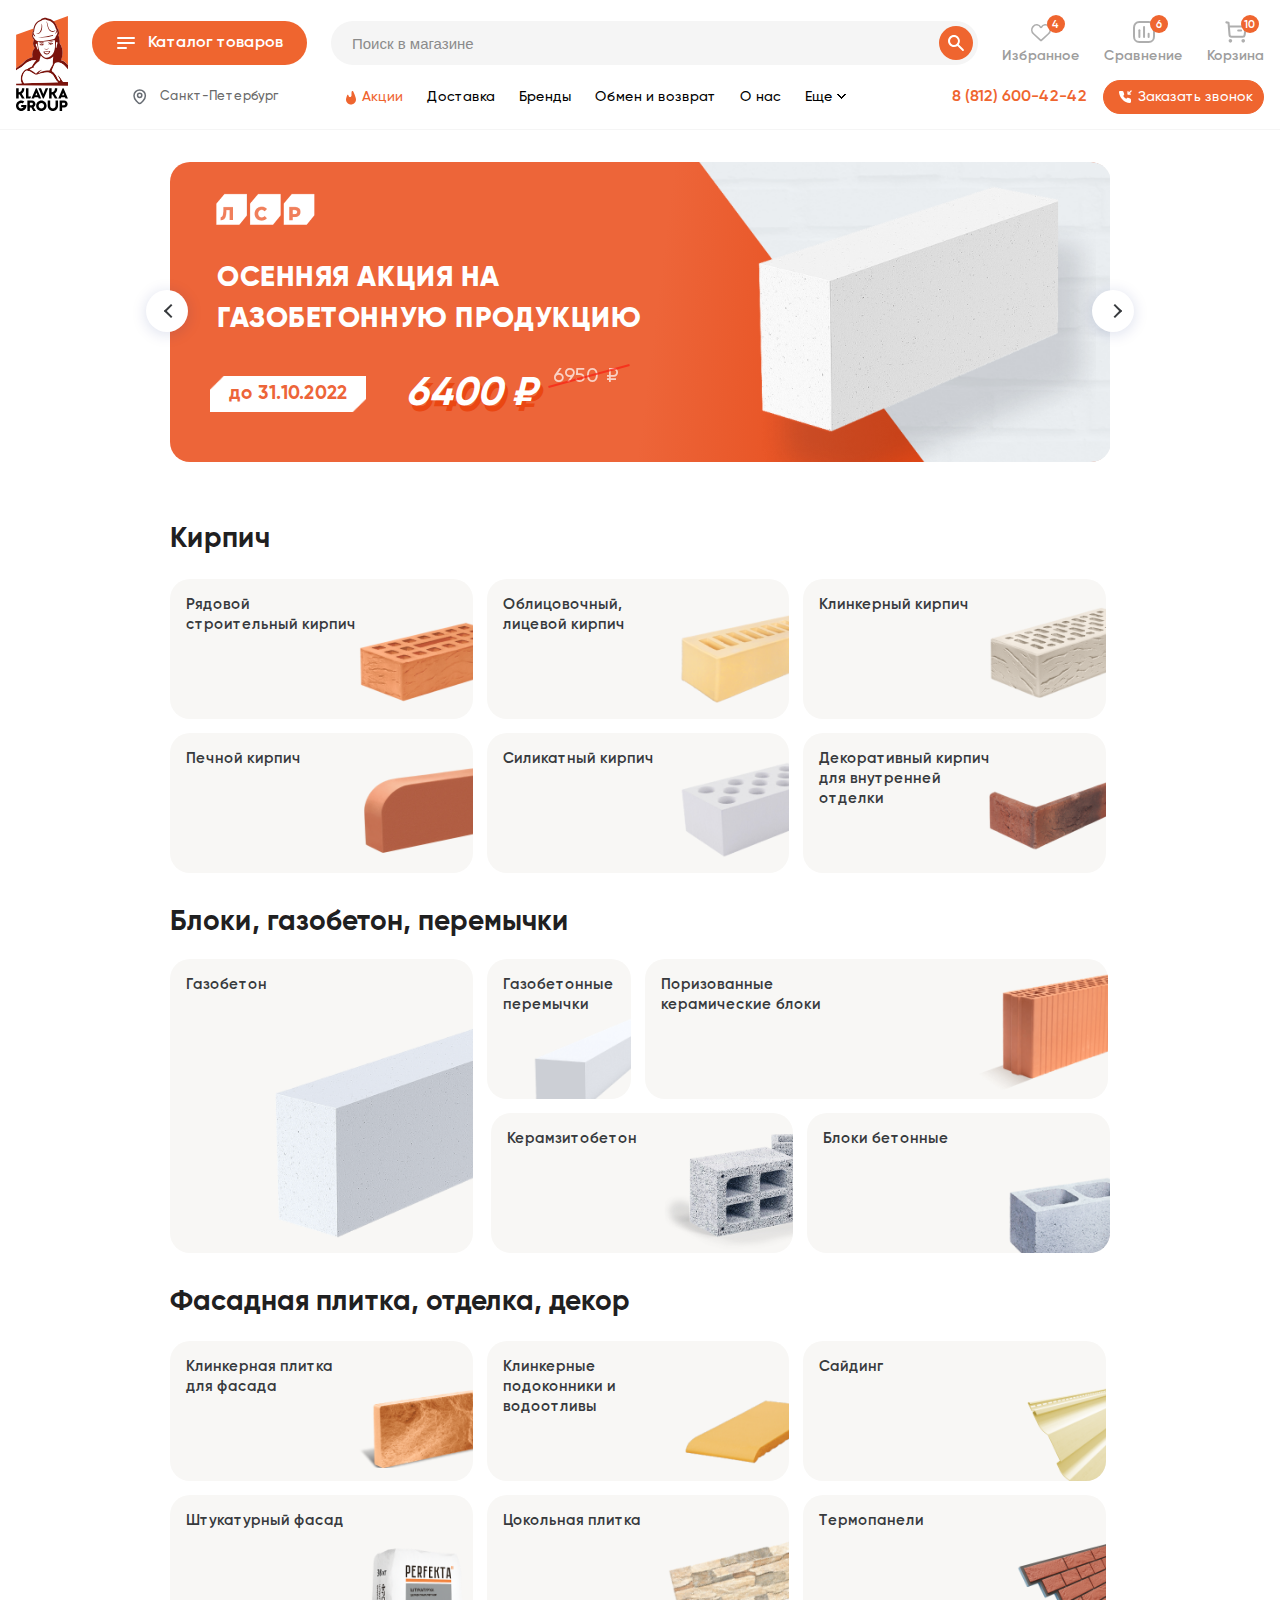
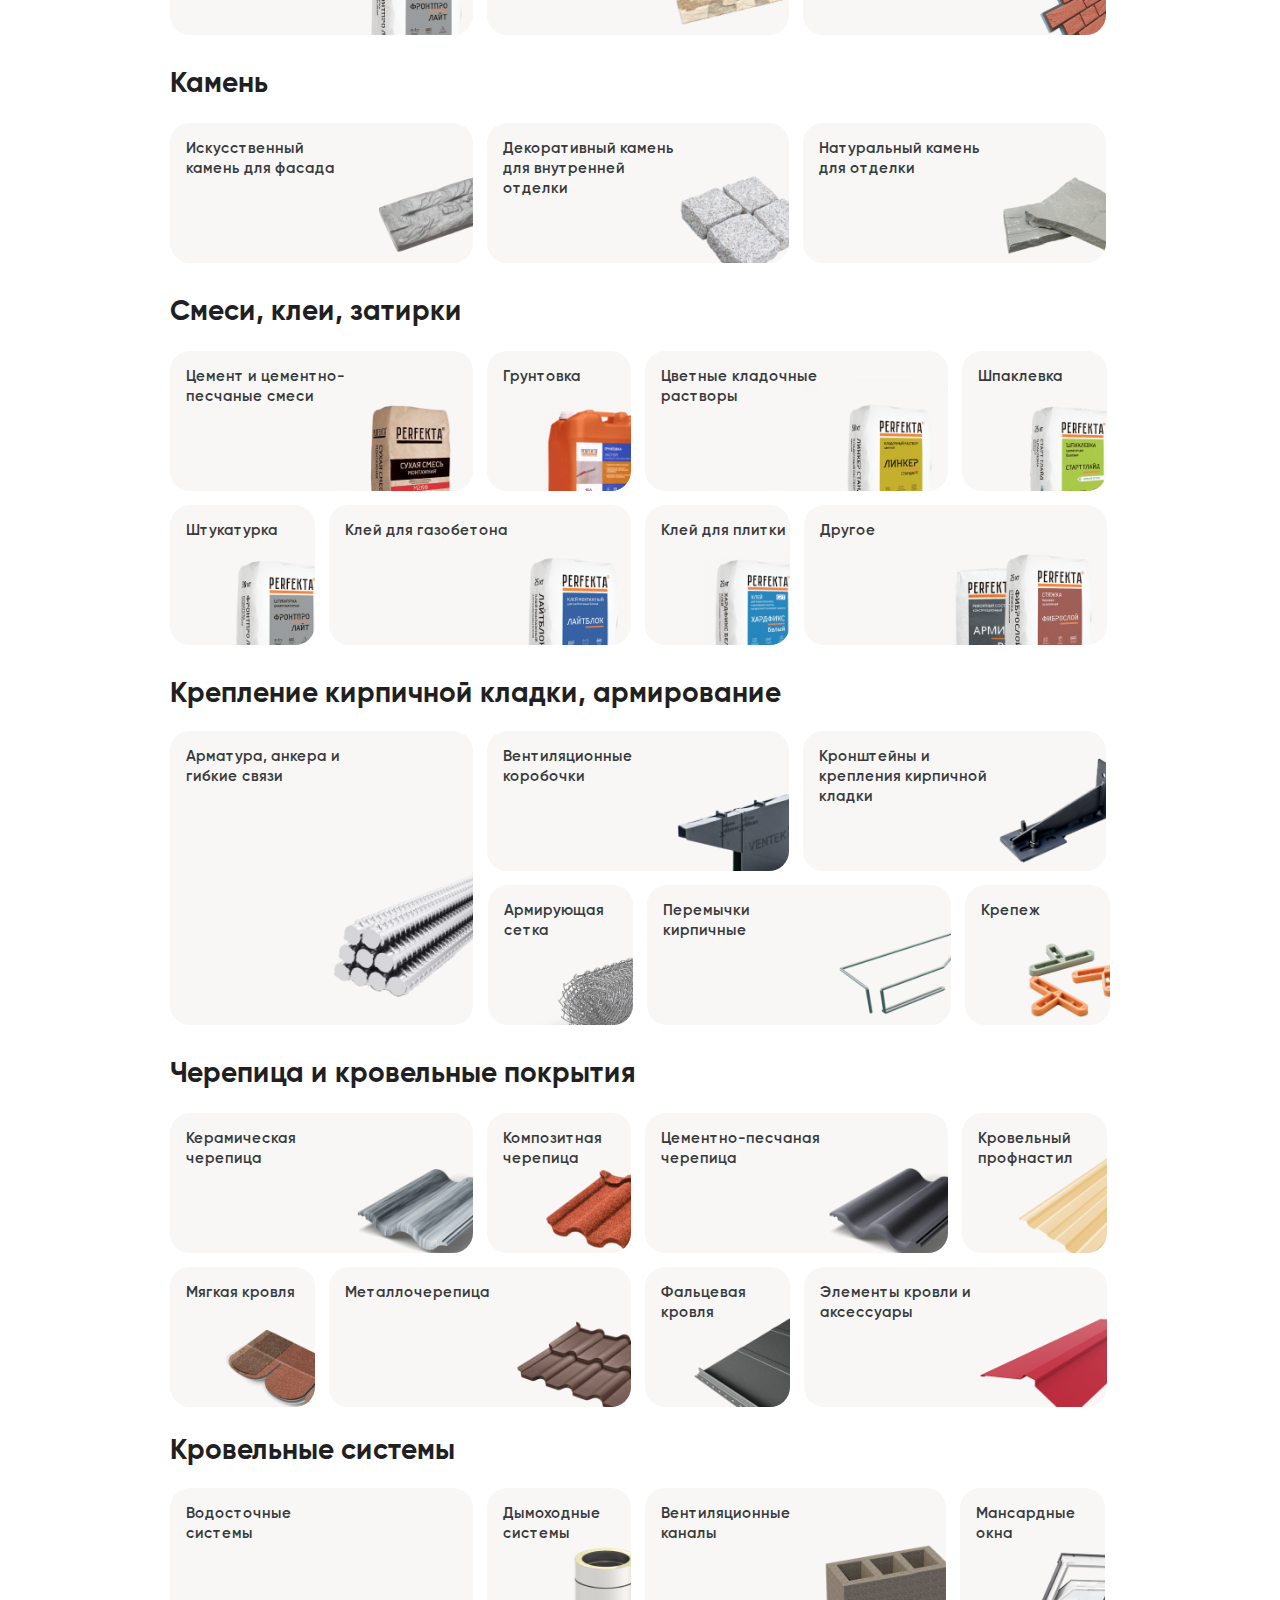
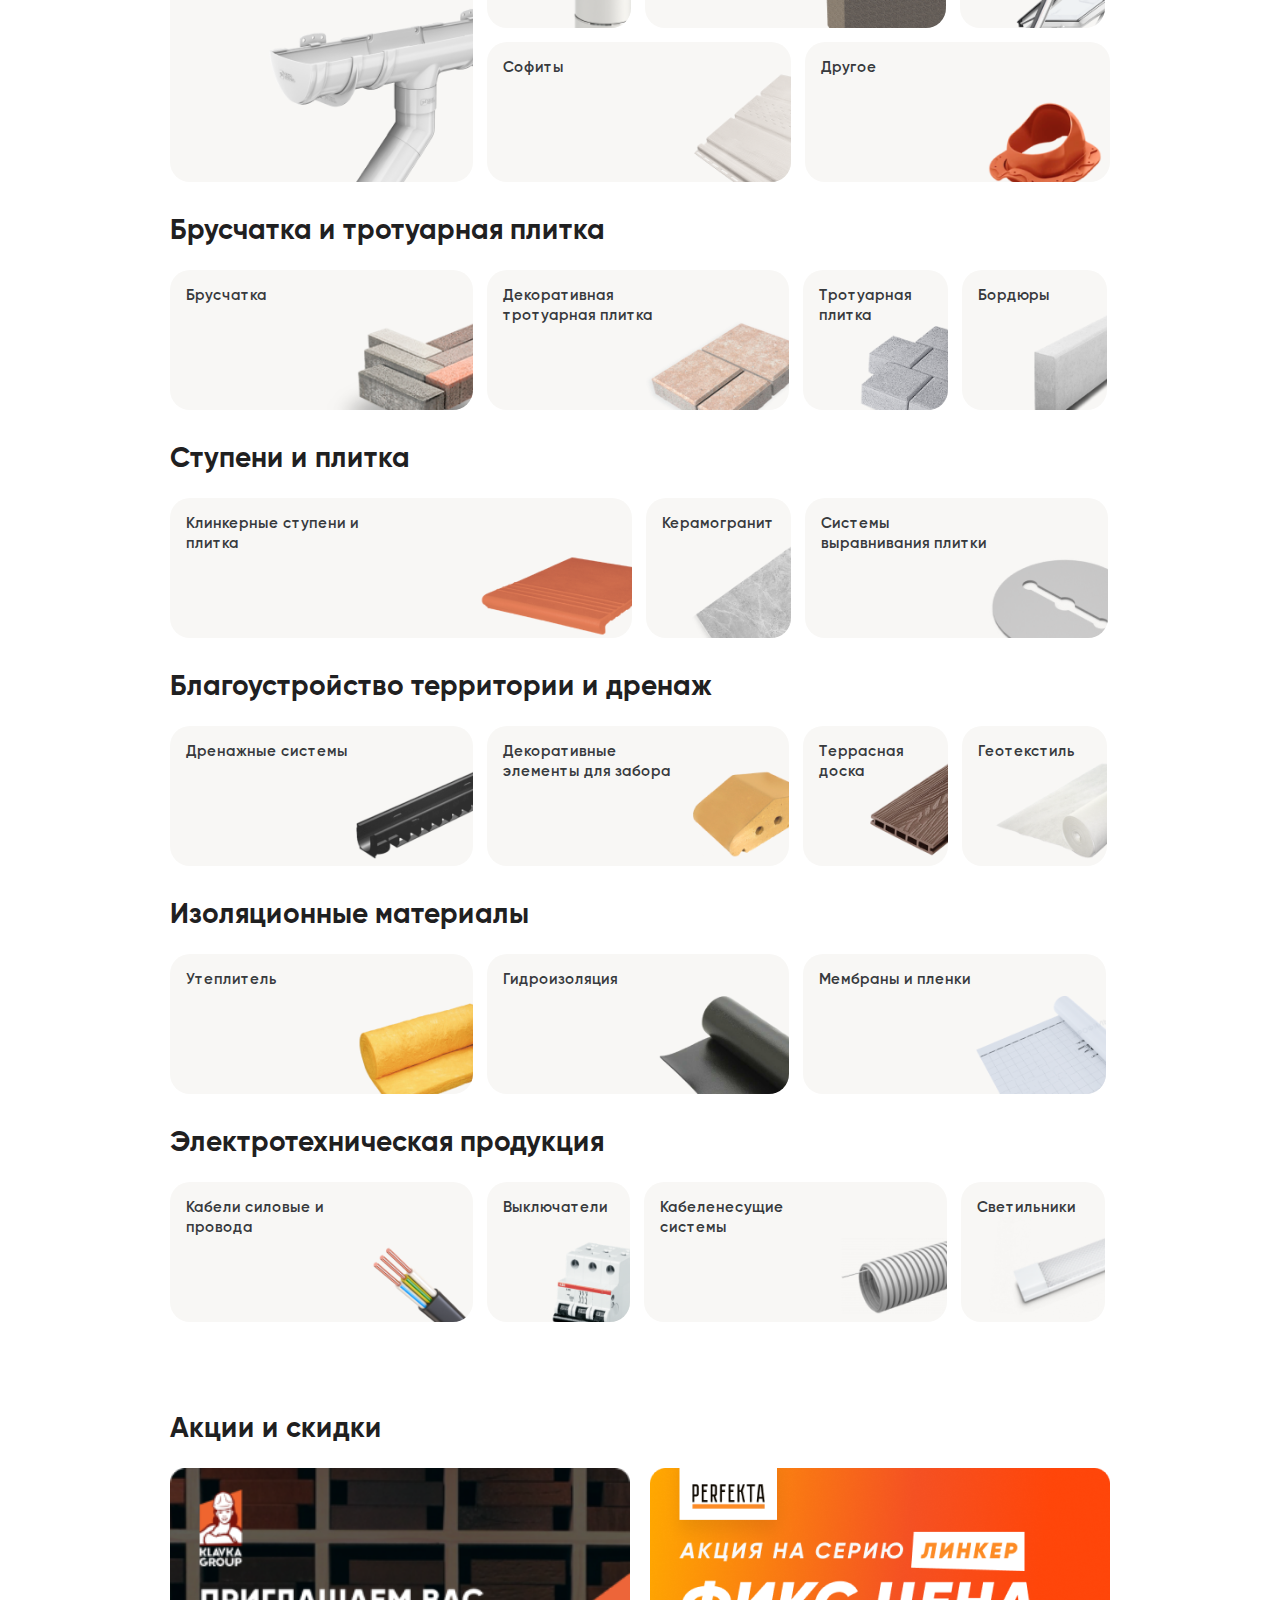
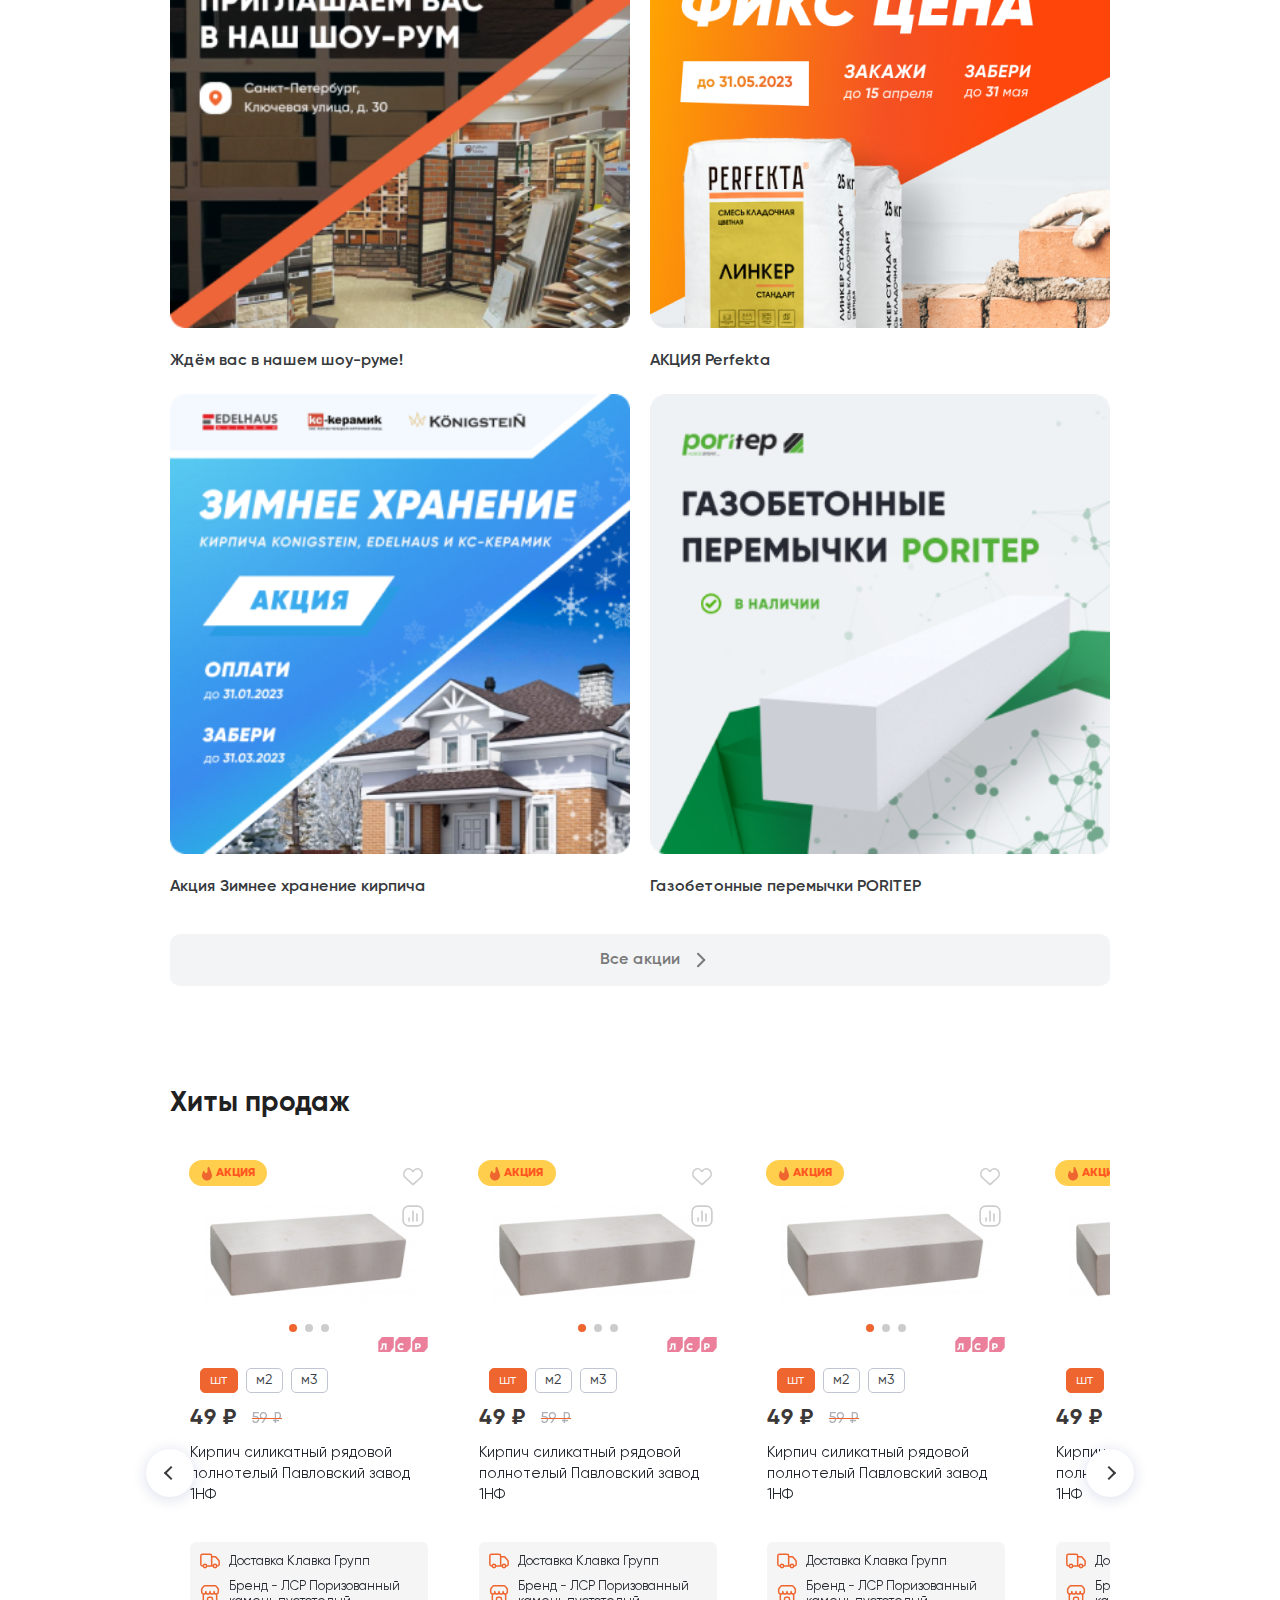
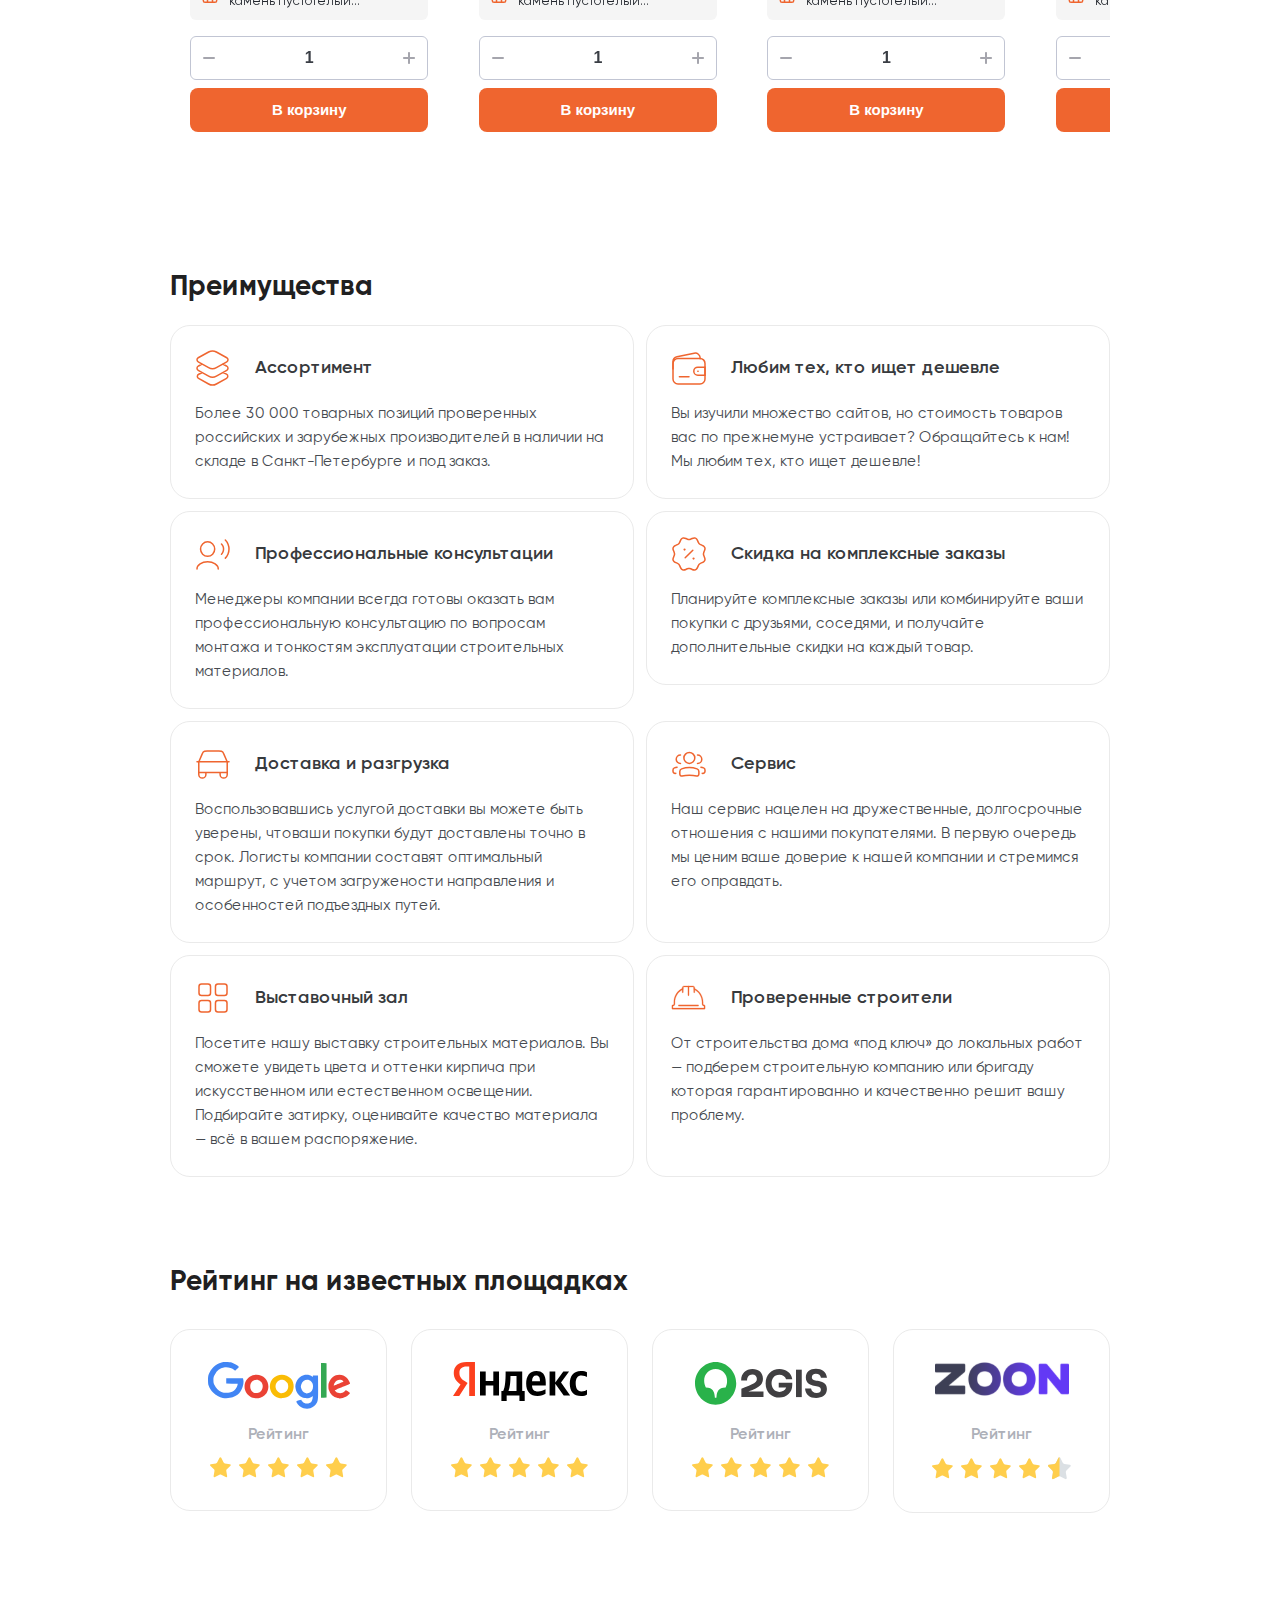
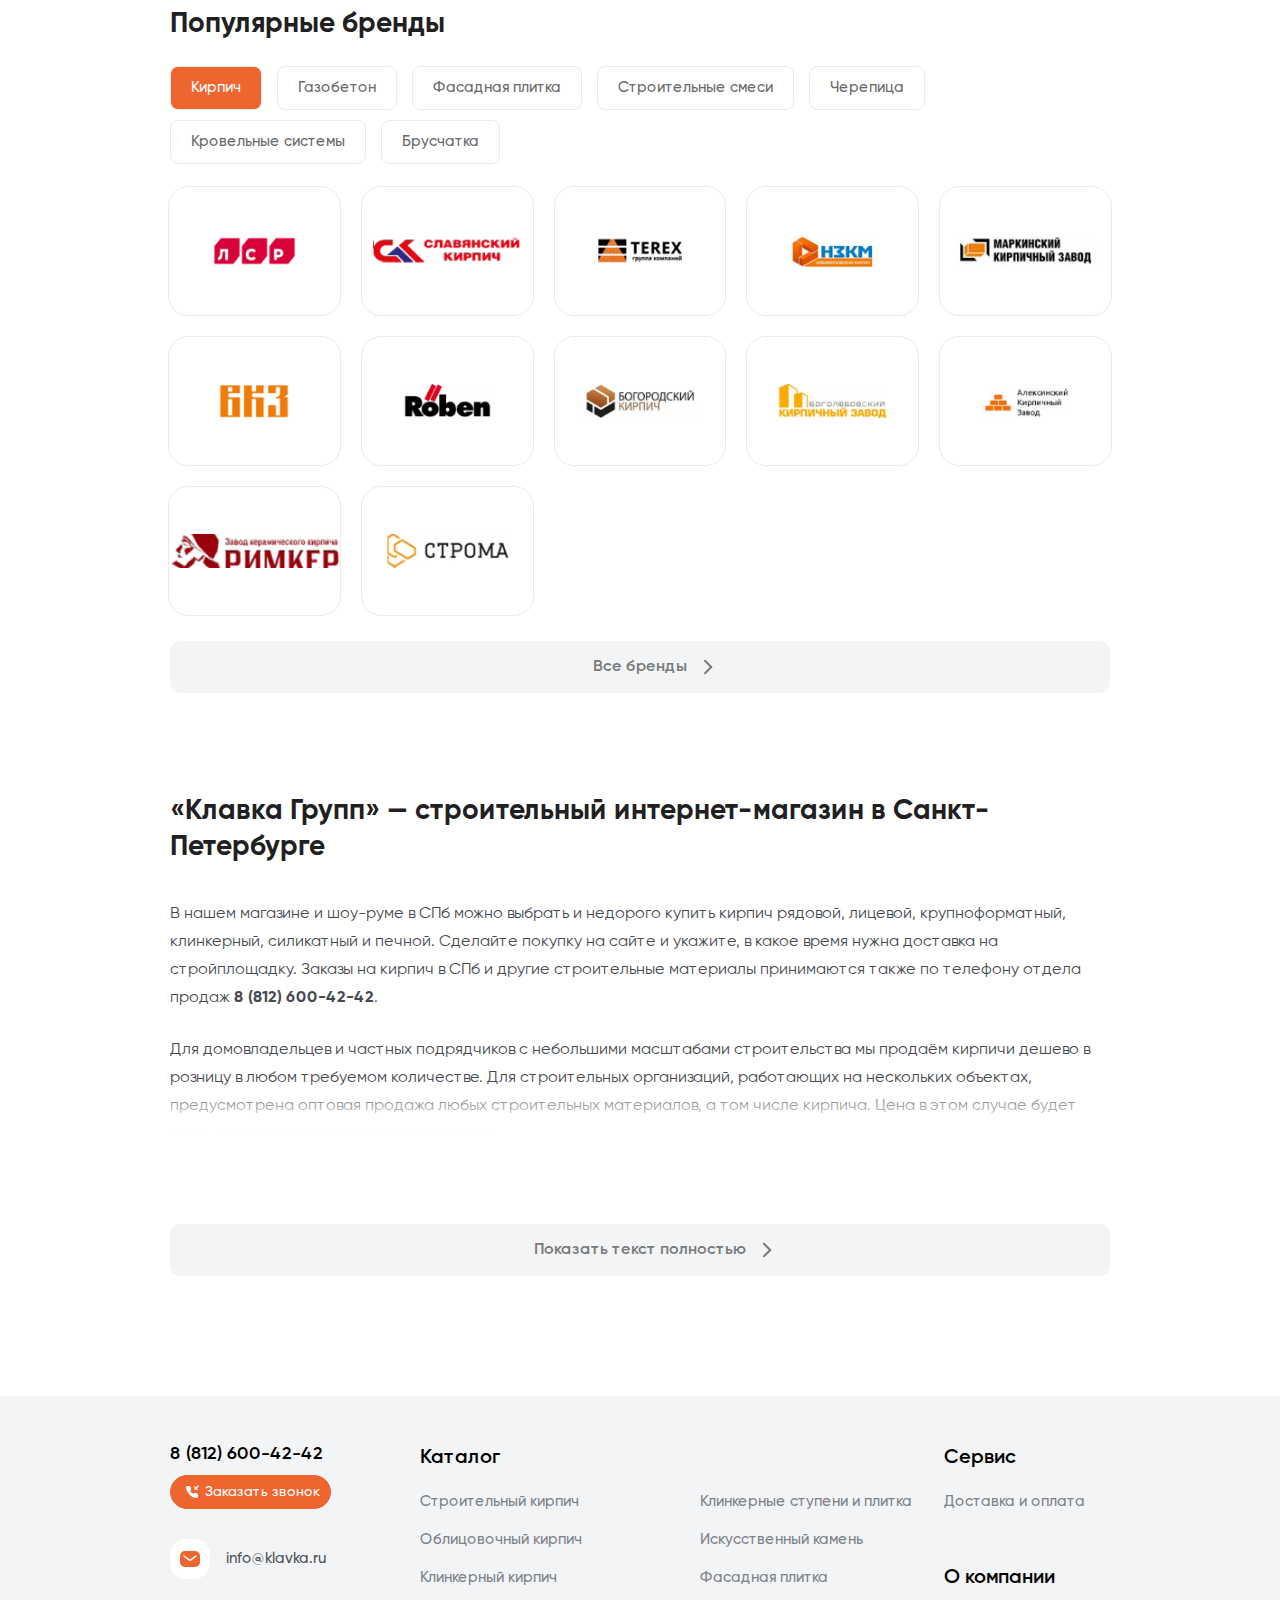
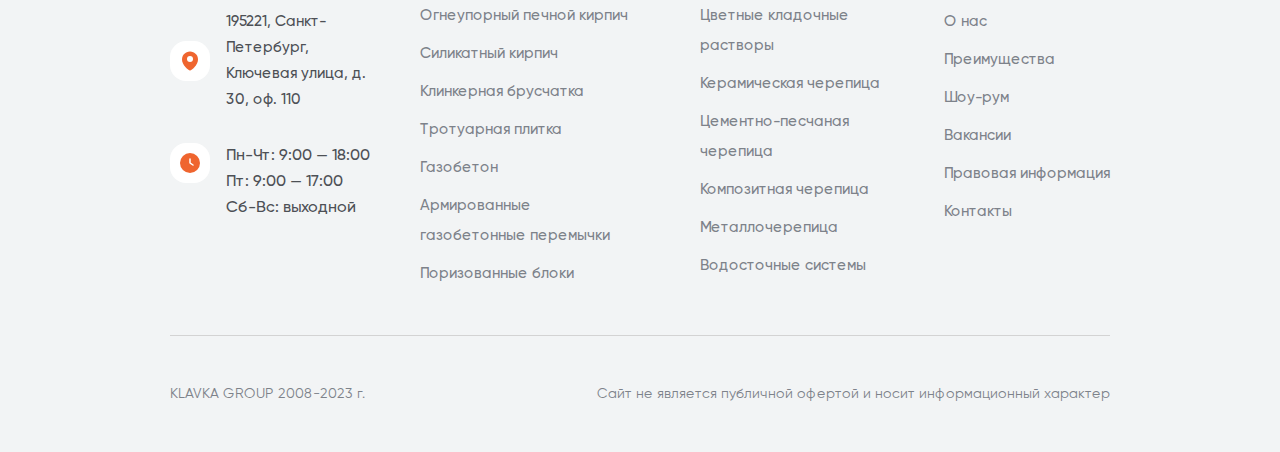
<file: index.html>
<!DOCTYPE html>
<html lang="en">
<head>
    <meta charset="UTF-8">
    <meta name="viewport"
          content="width=device-width, user-scalable=no, initial-scale=1.0, maximum-scale=1.0, minimum-scale=1.0">
    <meta http-equiv="X-UA-Compatible" content="ie=edge">
    <title></title>
    <link rel="stylesheet" href="style.css">
</head>
<body>
<header>
    <div class="container">
        <div class="header__main">
            <div class="open-menu">
                <span></span>
                <span></span>
                <span></span>
                <span></span>
            </div>
            <a href="#" class="header__logo">
                <img src="assets/img/logo.svg" class="head__logo" alt="logo">
                <img src="assets/img/logo-mob.svg" class="logo__mob" alt="logo">
                <img src="assets/img/logo-scr.svg" class="logo__scr" alt="logo">
            </a>
            <div class="menu-cnt">
                <div class="header__info">
                    <a href="#" class="catalog__goods open-menu-cat">
                        <i class="catalog__icon"></i>
                        <span>Каталог <b>товаров</b></span>
                    </a>
                    <div class="header__search">
                        <form>
                            <label>
                                <input type="text" placeholder="Поиск в магазине">
                                <button class="search__btn">
                                    <img src="assets/img/icons/search.svg" alt="search">
                                </button>
                            </label>
                        </form>
                    </div>
                    <div class="header__cont">
                        <a href="javascript:;" data-val="back-call" class="open_modal btn__phone">
                            <img src="assets/img/icons/phone.svg" alt="phone">
                            <span>Заказать звонок</span>
                        </a>
                        <a href="tel: 8 (812) 600-42-42" class="header__phone">8 (812) 600-42-42</a>
                    </div>
                    <div class="header__href">
                        <a href="#" class="header__fav">
                            <small>4</small>
                            <i class="icon heart"></i>
                            <span>Избранное</span>
                        </a>
                        <a href="#" class="header__fav">
                            <small>6</small>
                            <i class="icon chart"></i>
                            <span>Сравнение</span>
                        </a>
                        <a href="#" class="header__fav">
                            <small>10</small>
                            <i class="icon buy"></i>
                            <span>Корзина</span>
                        </a>
                    </div>
                </div>
                <div class="header__item">
                    <div class="header__about">
                        <a href="#" class="header__location">
                            <i class="icon location"></i>
                            <p>Санкт-Петербург</p>
                        </a>
                        <div class="header__menu">
                            <ul>
                                <li><a href="#"><img src="assets/img/icons/fier.svg" alt="icon"> Акции</a></li>
                                <li><a href="#">Доставка</a></li>
                                <li><a href="#">Бренды</a></li>
                                <li><a href="#">Обмен и возврат</a></li>
                                <li><a href="#">О нас</a></li>
                                <li>
                                    <a href="javascript:;">Еще</a>
                                    <ul class="submenu">
                                        <li><a href="#">Бренды</a></li>
                                        <li><a href="#">Доставка</a></li>
                                        <li><a href="#">О нас</a></li>
                                    </ul>
                                </li>
                            </ul>
                        </div>
                    </div>
                    <div class="header__cont">
                        <a href="tel: 8 (812) 600-42-42" class="header__phone">8 (812) 600-42-42</a>
                        <a href="javascript:;" data-val="back-call" class="open_modal btn__phone">
                            <img src="assets/img/icons/phone.svg" alt="phone">
                            <span>Заказать звонок</span>
                        </a>
                    </div>
                </div>
            </div>
            <a href="tel: 8 (812) 600-42-42" class="call__mob">
                <img src="assets/img/icons/phone2.svg" alt="svg">
            </a>
        </div>
        <div class="min-block-catalog">
            <div class="block-catalog__close">
                <img src="assets/img/close.svg" alt="icon">
            </div>
            <div class="cat-menu__cnt">
                <div class="block-inp__mov">
                    <label>
                        <button class="block-inp__search"><img src="assets/img/icons/Search2.svg" alt="search"></button>
                        <input type="text" placeholder="Поиск в магазине">
                    </label>
                </div>
                <ul>
                    <li>
                        <a href="#">
                            <div class="menu__icon">
                                <img src="assets/img/prod1.png" alt="png">
                            </div>
                            <span>Кирпич</span>
                        </a>
                        <div class="cat-menu__box">
                            <div class="for-back-block">
                                <div class="go-back__menu"></div>
                                <h3>Кирпич</h3>
                                <div class="go-back__menu close__cirp"><img src="assets/img/close.svg" alt="icon"></div>
                            </div>
                            <div class="cat-menu__block">
                                <div class="cat-menu__fl">
                                    <div class="cat-menu__info">
                                        <div class="cat-menu__href">
                                            <ul>
                                                <li><a href="#">Рядовой строительный кирпич</a></li>
                                                <li><a href="#">Облицовочный/лицевой кирпич</a></li>
                                                <li><a href="#">Клинкерный кирпич</a></li>
                                                <li><a href="#">Печной кирпич</a></li>
                                                <li><a href="#">Силикатный кирпич</a></li>
                                            </ul>
                                        </div>
                                    </div>
                                    <div class="cat-discounts">
                                        <div class="cat-discounts__photo">
                                            <img src="assets/img/cat1.png" alt="png">
                                        </div>
                                        <p>
                                            Скидки до 20% на лицевой кирпич
                                        </p>
                                    </div>
                                </div>
                                <div class="cat-menu__part">
                                    <div class="swiper cat-part__slid">
                                        <div class="swiper-wrapper">
                                            <div class="swiper-slide">
                                                <a href="#" class="cat-part__logo"><img src="assets/img/cat-card1.png" alt="logo"></a>
                                            </div>
                                            <div class="swiper-slide">
                                                <a href="#" class="cat-part__logo"><img src="assets/img/cat-card2.png" alt="logo"></a>
                                            </div>
                                            <div class="swiper-slide">
                                                <a href="#" class="cat-part__logo"><img src="assets/img/cat-card3.png" alt="logo"></a>
                                            </div>
                                            <div class="swiper-slide">
                                                <a href="#" class="cat-part__logo"><img src="assets/img/cat-card4.png" alt="logo"></a>
                                            </div>
                                            <div class="swiper-slide">
                                                <a href="#" class="cat-part__logo"><img src="assets/img/cat-card5.png" alt="logo"></a>
                                            </div>
                                            <div class="swiper-slide">
                                                <a href="#" class="cat-part__logo"><img src="assets/img/cat-card6.png" alt="logo"></a>
                                            </div>
                                            <div class="swiper-slide">
                                                <a href="#" class="cat-part__logo"><img src="assets/img/cat-card3.png" alt="logo"></a>
                                            </div>
                                            <div class="swiper-slide">
                                                <a href="#" class="cat-part__logo"><img src="assets/img/cat-card4.png" alt="logo"></a>
                                            </div>
                                        </div>
                                    </div>
                                    <div class="cat-part-prev swiper-button-prev"></div>
                                    <div class="cat-part-next swiper-button-next"></div>
                                </div>
                            </div>
                        </div>
                    </li>
                    <li>
                        <a href="#">
                            <div class="menu__icon">
                                <img src="assets/img/prod2.png" alt="png">
                            </div>
                            <span>Строительные блоки, газобетон, перемычки</span>
                        </a>
                        <div class="cat-menu__box">
                            <div class="for-back-block">
                                <div class="go-back__menu"></div>
                                <h3>Строительные блоки, газобетон, перемычки</h3>
                                <div class="go-back__menu close__cirp"><img src="assets/img/close.svg" alt="icon"></div>
                            </div>
                            <div class="cat-menu__block">
                                <div class="cat-menu__fl">
                                    <div class="cat-menu__info">
                                        <div class="cat-menu__href">
                                            <ul>
                                                <li><a href="#">Газобетон</a></li>
                                                <li><a href="#">Газобетонные перемычки</a></li>
                                                <li><a href="#">Блоки бетонные</a></li>
                                                <li><a href="#">Керамзитобетон</a></li>
                                                <li><a href="#">Поризованные керамические блоки</a></li>
                                            </ul>
                                        </div>
                                    </div>
                                    <div class="cat-discounts">
                                        <div class="cat-discounts__photo">
                                            <img src="assets/img/cat1.png" alt="png">
                                        </div>
                                        <p>
                                            Скидки до 20% на лицевой кирпич
                                        </p>
                                    </div>
                                </div>
                                <div class="cat-menu__part">
                                    <div class="swiper cat-part__slid">
                                        <div class="swiper-wrapper">
                                            <div class="swiper-slide">
                                                <a href="#" class="cat-part__logo"><img src="assets/img/cat-card1.png" alt="logo"></a>
                                            </div>
                                            <div class="swiper-slide">
                                                <a href="#" class="cat-part__logo"><img src="assets/img/cat-card2.png" alt="logo"></a>
                                            </div>
                                            <div class="swiper-slide">
                                                <a href="#" class="cat-part__logo"><img src="assets/img/cat-card3.png" alt="logo"></a>
                                            </div>
                                            <div class="swiper-slide">
                                                <a href="#" class="cat-part__logo"><img src="assets/img/cat-card4.png" alt="logo"></a>
                                            </div>
                                            <div class="swiper-slide">
                                                <a href="#" class="cat-part__logo"><img src="assets/img/cat-card5.png" alt="logo"></a>
                                            </div>
                                            <div class="swiper-slide">
                                                <a href="#" class="cat-part__logo"><img src="assets/img/cat-card6.png" alt="logo"></a>
                                            </div>
                                            <div class="swiper-slide">
                                                <a href="#" class="cat-part__logo"><img src="assets/img/cat-card3.png" alt="logo"></a>
                                            </div>
                                            <div class="swiper-slide">
                                                <a href="#" class="cat-part__logo"><img src="assets/img/cat-card4.png" alt="logo"></a>
                                            </div>
                                        </div>
                                    </div>
                                    <div class="cat-part-prev swiper-button-prev"></div>
                                    <div class="cat-part-next swiper-button-next"></div>
                                </div>
                            </div>
                        </div>
                    </li>
                    <li>
                        <a href="#">
                            <div class="menu__icon">
                                <img src="assets/img/prod3.png" alt="png">
                            </div>
                            <span>Фасадная плитка, отделка, декор</span>
                        </a>
                        <div class="cat-menu__box">
                            <div class="for-back-block">
                                <div class="go-back__menu"></div>
                                <h3>Фасадная плитка, отделка, декор</h3>
                                <div class="go-back__menu close__cirp"><img src="assets/img/close.svg" alt="icon"></div>
                            </div>
                            <div class="cat-menu__block">
                                <div class="cat-menu__fl">
                                    <div class="cat-menu__info">
                                        <div class="cat-menu__href">
                                            <ul>
                                                <li><a href="#">Фасадная плитка под кирпич</a></li>
                                                <li><a href="#">Клинкерная плитка для фасада</a></li>
                                                <li><a href="#">Термопанели</a></li>
                                                <li><a href="#">Сайдинг</a></li>
                                                <li><a href="#">Штукатурный фасад</a></li>
                                                <li><a href="#">Цокольная плитка</a></li>
                                                <li><a href="#">Клинкерные подоконники и водоотливы</a></li>
                                            </ul>
                                        </div>
                                    </div>
                                    <div class="cat-discounts">
                                        <div class="cat-discounts__photo">
                                            <img src="assets/img/cat1.png" alt="png">
                                        </div>
                                        <p>
                                            Скидки до 20% на лицевой кирпич
                                        </p>
                                    </div>
                                </div>
                                <div class="cat-menu__part">
                                    <div class="swiper cat-part__slid">
                                        <div class="swiper-wrapper">
                                            <div class="swiper-slide">
                                                <a href="#" class="cat-part__logo"><img src="assets/img/cat-card1.png" alt="logo"></a>
                                            </div>
                                            <div class="swiper-slide">
                                                <a href="#" class="cat-part__logo"><img src="assets/img/cat-card2.png" alt="logo"></a>
                                            </div>
                                            <div class="swiper-slide">
                                                <a href="#" class="cat-part__logo"><img src="assets/img/cat-card3.png" alt="logo"></a>
                                            </div>
                                            <div class="swiper-slide">
                                                <a href="#" class="cat-part__logo"><img src="assets/img/cat-card4.png" alt="logo"></a>
                                            </div>
                                            <div class="swiper-slide">
                                                <a href="#" class="cat-part__logo"><img src="assets/img/cat-card5.png" alt="logo"></a>
                                            </div>
                                            <div class="swiper-slide">
                                                <a href="#" class="cat-part__logo"><img src="assets/img/cat-card6.png" alt="logo"></a>
                                            </div>
                                            <div class="swiper-slide">
                                                <a href="#" class="cat-part__logo"><img src="assets/img/cat-card3.png" alt="logo"></a>
                                            </div>
                                            <div class="swiper-slide">
                                                <a href="#" class="cat-part__logo"><img src="assets/img/cat-card4.png" alt="logo"></a>
                                            </div>
                                        </div>
                                    </div>
                                    <div class="cat-part-prev swiper-button-prev"></div>
                                    <div class="cat-part-next swiper-button-next"></div>
                                </div>
                            </div>
                        </div>
                    </li>
                    <li>
                        <a href="#">
                            <div class="menu__icon">
                                <img src="assets/img/prod4.png" alt="png">
                            </div>
                            <span>Натуральный и искусственный камень</span>
                        </a>
                        <div class="cat-menu__box">
                            <div class="for-back-block">
                                <div class="go-back__menu"></div>
                                <h3>Натуральный и искусственный камень</h3>
                                <div class="go-back__menu close__cirp"><img src="assets/img/close.svg" alt="icon"></div>
                            </div>
                            <div class="cat-menu__block">
                                <div class="cat-menu__fl">
                                    <div class="cat-menu__info">
                                        <div class="cat-menu__href">
                                            <ul>
                                                <li><a href="#">Искусственный камень для отделки</a></li>
                                                <li><a href="#">Натуральный камень для отделки</a></li>
                                            </ul>
                                        </div>
                                    </div>
                                    <div class="cat-discounts">
                                        <div class="cat-discounts__photo">
                                            <img src="assets/img/cat1.png" alt="png">
                                        </div>
                                        <p>
                                            Скидки до 20% на лицевой кирпич
                                        </p>
                                    </div>
                                </div>
                                <div class="cat-menu__part">
                                    <div class="swiper cat-part__slid">
                                        <div class="swiper-wrapper">
                                            <div class="swiper-slide">
                                                <a href="#" class="cat-part__logo"><img src="assets/img/cat-card1.png" alt="logo"></a>
                                            </div>
                                            <div class="swiper-slide">
                                                <a href="#" class="cat-part__logo"><img src="assets/img/cat-card2.png" alt="logo"></a>
                                            </div>
                                            <div class="swiper-slide">
                                                <a href="#" class="cat-part__logo"><img src="assets/img/cat-card3.png" alt="logo"></a>
                                            </div>
                                            <div class="swiper-slide">
                                                <a href="#" class="cat-part__logo"><img src="assets/img/cat-card4.png" alt="logo"></a>
                                            </div>
                                            <div class="swiper-slide">
                                                <a href="#" class="cat-part__logo"><img src="assets/img/cat-card5.png" alt="logo"></a>
                                            </div>
                                            <div class="swiper-slide">
                                                <a href="#" class="cat-part__logo"><img src="assets/img/cat-card6.png" alt="logo"></a>
                                            </div>
                                            <div class="swiper-slide">
                                                <a href="#" class="cat-part__logo"><img src="assets/img/cat-card3.png" alt="logo"></a>
                                            </div>
                                            <div class="swiper-slide">
                                                <a href="#" class="cat-part__logo"><img src="assets/img/cat-card4.png" alt="logo"></a>
                                            </div>
                                        </div>
                                    </div>
                                    <div class="cat-part-prev swiper-button-prev"></div>
                                    <div class="cat-part-next swiper-button-next"></div>
                                </div>
                            </div>
                        </div>
                    </li>
                    <li>
                        <a href="#">
                            <div class="menu__icon">
                                <img src="assets/img/prod5.png" alt="png">
                            </div>
                            <span>Смеси строительные, клеи, затирки</span>
                        </a>
                        <div class="cat-menu__box">
                            <div class="for-back-block">
                                <div class="go-back__menu"></div>
                                <h3>Смеси строительные, клеи, затирки</h3>
                                <div class="go-back__menu close__cirp"><img src="assets/img/close.svg" alt="icon"></div>
                            </div>
                            <div class="cat-menu__block">
                                <div class="cat-menu__fl">
                                    <div class="cat-menu__info">
                                        <div class="cat-menu__href">
                                            <ul>
                                                <li><a href="#">Искусственный камень для отделки</a></li>
                                                <li><a href="#">Натуральный камень для отделки</a></li>
                                            </ul>
                                        </div>
                                    </div>
                                    <div class="cat-discounts">
                                        <div class="cat-discounts__photo">
                                            <img src="assets/img/cat1.png" alt="png">
                                        </div>
                                        <p>
                                            Скидки до 20% на лицевой кирпич
                                        </p>
                                    </div>
                                </div>
                                <div class="cat-menu__part">
                                    <div class="swiper cat-part__slid">
                                        <div class="swiper-wrapper">
                                            <div class="swiper-slide">
                                                <a href="#" class="cat-part__logo"><img src="assets/img/cat-card1.png" alt="logo"></a>
                                            </div>
                                            <div class="swiper-slide">
                                                <a href="#" class="cat-part__logo"><img src="assets/img/cat-card2.png" alt="logo"></a>
                                            </div>
                                            <div class="swiper-slide">
                                                <a href="#" class="cat-part__logo"><img src="assets/img/cat-card3.png" alt="logo"></a>
                                            </div>
                                            <div class="swiper-slide">
                                                <a href="#" class="cat-part__logo"><img src="assets/img/cat-card4.png" alt="logo"></a>
                                            </div>
                                            <div class="swiper-slide">
                                                <a href="#" class="cat-part__logo"><img src="assets/img/cat-card5.png" alt="logo"></a>
                                            </div>
                                            <div class="swiper-slide">
                                                <a href="#" class="cat-part__logo"><img src="assets/img/cat-card6.png" alt="logo"></a>
                                            </div>
                                            <div class="swiper-slide">
                                                <a href="#" class="cat-part__logo"><img src="assets/img/cat-card3.png" alt="logo"></a>
                                            </div>
                                            <div class="swiper-slide">
                                                <a href="#" class="cat-part__logo"><img src="assets/img/cat-card4.png" alt="logo"></a>
                                            </div>
                                        </div>
                                    </div>
                                    <div class="cat-part-prev swiper-button-prev"></div>
                                    <div class="cat-part-next swiper-button-next"></div>
                                </div>
                            </div>
                        </div>
                    </li>
                    <li>
                        <a href="#">
                            <div class="menu__icon">
                                <img src="assets/img/prod6.png" alt="png">
                            </div>
                            <span>Крепление кирпичной кладки, армирование</span>
                        </a>
                        <div class="cat-menu__box">
                            <div class="for-back-block">
                                <div class="go-back__menu"></div>
                                <h3>Смеси строительные, клеи, затирки</h3>
                                <div class="go-back__menu close__cirp"><img src="assets/img/close.svg" alt="icon"></div>
                            </div>
                            <div class="cat-menu__block">
                                <div class="cat-menu__fl">
                                    <div class="cat-menu__info">
                                        <div class="cat-menu__href">
                                            <ul>
                                                <li><a href="#">Искусственный камень для отделки</a></li>
                                                <li><a href="#">Натуральный камень для отделки</a></li>
                                            </ul>
                                        </div>
                                    </div>
                                    <div class="cat-discounts">
                                        <div class="cat-discounts__photo">
                                            <img src="assets/img/cat1.png" alt="png">
                                        </div>
                                        <p>
                                            Скидки до 20% на лицевой кирпич
                                        </p>
                                    </div>
                                </div>
                                <div class="cat-menu__part">
                                    <div class="swiper cat-part__slid">
                                        <div class="swiper-wrapper">
                                            <div class="swiper-slide">
                                                <a href="#" class="cat-part__logo"><img src="assets/img/cat-card1.png" alt="logo"></a>
                                            </div>
                                            <div class="swiper-slide">
                                                <a href="#" class="cat-part__logo"><img src="assets/img/cat-card2.png" alt="logo"></a>
                                            </div>
                                            <div class="swiper-slide">
                                                <a href="#" class="cat-part__logo"><img src="assets/img/cat-card3.png" alt="logo"></a>
                                            </div>
                                            <div class="swiper-slide">
                                                <a href="#" class="cat-part__logo"><img src="assets/img/cat-card4.png" alt="logo"></a>
                                            </div>
                                            <div class="swiper-slide">
                                                <a href="#" class="cat-part__logo"><img src="assets/img/cat-card5.png" alt="logo"></a>
                                            </div>
                                            <div class="swiper-slide">
                                                <a href="#" class="cat-part__logo"><img src="assets/img/cat-card6.png" alt="logo"></a>
                                            </div>
                                            <div class="swiper-slide">
                                                <a href="#" class="cat-part__logo"><img src="assets/img/cat-card3.png" alt="logo"></a>
                                            </div>
                                            <div class="swiper-slide">
                                                <a href="#" class="cat-part__logo"><img src="assets/img/cat-card4.png" alt="logo"></a>
                                            </div>
                                        </div>
                                    </div>
                                    <div class="cat-part-prev swiper-button-prev"></div>
                                    <div class="cat-part-next swiper-button-next"></div>
                                </div>
                            </div>
                        </div>
                    </li>
                    <li>
                        <a href="#">
                            <div class="menu__icon">
                                <img src="assets/img/prod7.png" alt="png">
                            </div>
                            <span>Черепица и кровельные покрытия</span>
                        </a>
                        <div class="cat-menu__box">
                            <div class="for-back-block">
                                <div class="go-back__menu"></div>
                                <h3>Смеси строительные, клеи, затирки</h3>
                                <div class="go-back__menu close__cirp"><img src="assets/img/close.svg" alt="icon"></div>
                            </div>
                            <div class="cat-menu__block">
                                <div class="cat-menu__fl">
                                    <div class="cat-menu__info">
                                        <div class="cat-menu__href">
                                            <ul>
                                                <li><a href="#">Искусственный камень для отделки</a></li>
                                                <li><a href="#">Натуральный камень для отделки</a></li>
                                            </ul>
                                        </div>
                                    </div>
                                    <div class="cat-discounts">
                                        <div class="cat-discounts__photo">
                                            <img src="assets/img/cat1.png" alt="png">
                                        </div>
                                        <p>
                                            Скидки до 20% на лицевой кирпич
                                        </p>
                                    </div>
                                </div>
                                <div class="cat-menu__part">
                                    <div class="swiper cat-part__slid">
                                        <div class="swiper-wrapper">
                                            <div class="swiper-slide">
                                                <a href="#" class="cat-part__logo"><img src="assets/img/cat-card1.png" alt="logo"></a>
                                            </div>
                                            <div class="swiper-slide">
                                                <a href="#" class="cat-part__logo"><img src="assets/img/cat-card2.png" alt="logo"></a>
                                            </div>
                                            <div class="swiper-slide">
                                                <a href="#" class="cat-part__logo"><img src="assets/img/cat-card3.png" alt="logo"></a>
                                            </div>
                                            <div class="swiper-slide">
                                                <a href="#" class="cat-part__logo"><img src="assets/img/cat-card4.png" alt="logo"></a>
                                            </div>
                                            <div class="swiper-slide">
                                                <a href="#" class="cat-part__logo"><img src="assets/img/cat-card5.png" alt="logo"></a>
                                            </div>
                                            <div class="swiper-slide">
                                                <a href="#" class="cat-part__logo"><img src="assets/img/cat-card6.png" alt="logo"></a>
                                            </div>
                                            <div class="swiper-slide">
                                                <a href="#" class="cat-part__logo"><img src="assets/img/cat-card3.png" alt="logo"></a>
                                            </div>
                                            <div class="swiper-slide">
                                                <a href="#" class="cat-part__logo"><img src="assets/img/cat-card4.png" alt="logo"></a>
                                            </div>
                                        </div>
                                    </div>
                                    <div class="cat-part-prev swiper-button-prev"></div>
                                    <div class="cat-part-next swiper-button-next"></div>
                                </div>
                            </div>
                        </div>
                    </li>
                    <li>
                        <a href="#">
                            <div class="menu__icon">
                                <img src="assets/img/prod8.png" alt="png">
                            </div>
                            <span>Кровельные системы, вентиляционные каналы</span>
                        </a>
                        <div class="cat-menu__box">
                            <div class="for-back-block">
                                <div class="go-back__menu"></div>
                                <h3>Смеси строительные, клеи, затирки</h3>
                                <div class="go-back__menu close__cirp"><img src="assets/img/close.svg" alt="icon"></div>
                            </div>
                            <div class="cat-menu__block">
                                <div class="cat-menu__fl">
                                    <div class="cat-menu__info">
                                        <div class="cat-menu__href">
                                            <ul>
                                                <li><a href="#">Искусственный камень для отделки</a></li>
                                                <li><a href="#">Натуральный камень для отделки</a></li>
                                            </ul>
                                        </div>
                                    </div>
                                    <div class="cat-discounts">
                                        <div class="cat-discounts__photo">
                                            <img src="assets/img/cat1.png" alt="png">
                                        </div>
                                        <p>
                                            Скидки до 20% на лицевой кирпич
                                        </p>
                                    </div>
                                </div>
                                <div class="cat-menu__part">
                                    <div class="swiper cat-part__slid">
                                        <div class="swiper-wrapper">
                                            <div class="swiper-slide">
                                                <a href="#" class="cat-part__logo"><img src="assets/img/cat-card1.png" alt="logo"></a>
                                            </div>
                                            <div class="swiper-slide">
                                                <a href="#" class="cat-part__logo"><img src="assets/img/cat-card2.png" alt="logo"></a>
                                            </div>
                                            <div class="swiper-slide">
                                                <a href="#" class="cat-part__logo"><img src="assets/img/cat-card3.png" alt="logo"></a>
                                            </div>
                                            <div class="swiper-slide">
                                                <a href="#" class="cat-part__logo"><img src="assets/img/cat-card4.png" alt="logo"></a>
                                            </div>
                                            <div class="swiper-slide">
                                                <a href="#" class="cat-part__logo"><img src="assets/img/cat-card5.png" alt="logo"></a>
                                            </div>
                                            <div class="swiper-slide">
                                                <a href="#" class="cat-part__logo"><img src="assets/img/cat-card6.png" alt="logo"></a>
                                            </div>
                                            <div class="swiper-slide">
                                                <a href="#" class="cat-part__logo"><img src="assets/img/cat-card3.png" alt="logo"></a>
                                            </div>
                                            <div class="swiper-slide">
                                                <a href="#" class="cat-part__logo"><img src="assets/img/cat-card4.png" alt="logo"></a>
                                            </div>
                                        </div>
                                    </div>
                                    <div class="cat-part-prev swiper-button-prev"></div>
                                    <div class="cat-part-next swiper-button-next"></div>
                                </div>
                            </div>
                        </div>
                    </li>
                    <li>
                        <a href="#">
                            <div class="menu__icon">
                                <img src="assets/img/prod9.png" alt="png">
                            </div>
                            <span>Брусчатка и тротуарная плитка</span>
                        </a>
                        <div class="cat-menu__box">
                            <div class="for-back-block">
                                <div class="go-back__menu"></div>
                                <h3>Смеси строительные, клеи, затирки</h3>
                                <div class="go-back__menu close__cirp"><img src="assets/img/close.svg" alt="icon"></div>
                            </div>
                            <div class="cat-menu__block">
                                <div class="cat-menu__fl">
                                    <div class="cat-menu__info">
                                        <div class="cat-menu__href">
                                            <ul>
                                                <li><a href="#">Искусственный камень для отделки</a></li>
                                                <li><a href="#">Натуральный камень для отделки</a></li>
                                            </ul>
                                        </div>
                                    </div>
                                    <div class="cat-discounts">
                                        <div class="cat-discounts__photo">
                                            <img src="assets/img/cat1.png" alt="png">
                                        </div>
                                        <p>
                                            Скидки до 20% на лицевой кирпич
                                        </p>
                                    </div>
                                </div>
                                <div class="cat-menu__part">
                                    <div class="swiper cat-part__slid">
                                        <div class="swiper-wrapper">
                                            <div class="swiper-slide">
                                                <a href="#" class="cat-part__logo"><img src="assets/img/cat-card1.png" alt="logo"></a>
                                            </div>
                                            <div class="swiper-slide">
                                                <a href="#" class="cat-part__logo"><img src="assets/img/cat-card2.png" alt="logo"></a>
                                            </div>
                                            <div class="swiper-slide">
                                                <a href="#" class="cat-part__logo"><img src="assets/img/cat-card3.png" alt="logo"></a>
                                            </div>
                                            <div class="swiper-slide">
                                                <a href="#" class="cat-part__logo"><img src="assets/img/cat-card4.png" alt="logo"></a>
                                            </div>
                                            <div class="swiper-slide">
                                                <a href="#" class="cat-part__logo"><img src="assets/img/cat-card5.png" alt="logo"></a>
                                            </div>
                                            <div class="swiper-slide">
                                                <a href="#" class="cat-part__logo"><img src="assets/img/cat-card6.png" alt="logo"></a>
                                            </div>
                                            <div class="swiper-slide">
                                                <a href="#" class="cat-part__logo"><img src="assets/img/cat-card3.png" alt="logo"></a>
                                            </div>
                                            <div class="swiper-slide">
                                                <a href="#" class="cat-part__logo"><img src="assets/img/cat-card4.png" alt="logo"></a>
                                            </div>
                                        </div>
                                    </div>
                                    <div class="cat-part-prev swiper-button-prev"></div>
                                    <div class="cat-part-next swiper-button-next"></div>
                                </div>
                            </div>
                        </div>
                    </li>
                    <li>
                        <a href="#">
                            <div class="menu__icon">
                                <img src="assets/img/prod10.png" alt="png">
                            </div>
                            <span>Ступени и плитка</span>
                        </a>
                        <div class="cat-menu__box">
                            <div class="for-back-block">
                                <div class="go-back__menu"></div>
                                <h3>Смеси строительные, клеи, затирки</h3>
                                <div class="go-back__menu close__cirp"><img src="assets/img/close.svg" alt="icon"></div>
                            </div>
                            <div class="cat-menu__block">
                                <div class="cat-menu__fl">
                                    <div class="cat-menu__info">
                                        <div class="cat-menu__href">
                                            <ul>
                                                <li><a href="#">Искусственный камень для отделки</a></li>
                                                <li><a href="#">Натуральный камень для отделки</a></li>
                                            </ul>
                                        </div>
                                    </div>
                                    <div class="cat-discounts">
                                        <div class="cat-discounts__photo">
                                            <img src="assets/img/cat1.png" alt="png">
                                        </div>
                                        <p>
                                            Скидки до 20% на лицевой кирпич
                                        </p>
                                    </div>
                                </div>
                                <div class="cat-menu__part">
                                    <div class="swiper cat-part__slid">
                                        <div class="swiper-wrapper">
                                            <div class="swiper-slide">
                                                <a href="#" class="cat-part__logo"><img src="assets/img/cat-card1.png" alt="logo"></a>
                                            </div>
                                            <div class="swiper-slide">
                                                <a href="#" class="cat-part__logo"><img src="assets/img/cat-card2.png" alt="logo"></a>
                                            </div>
                                            <div class="swiper-slide">
                                                <a href="#" class="cat-part__logo"><img src="assets/img/cat-card3.png" alt="logo"></a>
                                            </div>
                                            <div class="swiper-slide">
                                                <a href="#" class="cat-part__logo"><img src="assets/img/cat-card4.png" alt="logo"></a>
                                            </div>
                                            <div class="swiper-slide">
                                                <a href="#" class="cat-part__logo"><img src="assets/img/cat-card5.png" alt="logo"></a>
                                            </div>
                                            <div class="swiper-slide">
                                                <a href="#" class="cat-part__logo"><img src="assets/img/cat-card6.png" alt="logo"></a>
                                            </div>
                                            <div class="swiper-slide">
                                                <a href="#" class="cat-part__logo"><img src="assets/img/cat-card3.png" alt="logo"></a>
                                            </div>
                                            <div class="swiper-slide">
                                                <a href="#" class="cat-part__logo"><img src="assets/img/cat-card4.png" alt="logo"></a>
                                            </div>
                                        </div>
                                    </div>
                                    <div class="cat-part-prev swiper-button-prev"></div>
                                    <div class="cat-part-next swiper-button-next"></div>
                                </div>
                            </div>
                        </div>
                    </li>
                    <li>
                        <a href="#">
                            <div class="menu__icon">
                                <img src="assets/img/prod11.png" alt="png">
                            </div>
                            <span>Благоустройство территории и дренаж</span>
                        </a>
                        <div class="cat-menu__box">
                            <div class="for-back-block">
                                <div class="go-back__menu"></div>
                                <h3>Смеси строительные, клеи, затирки</h3>
                                <div class="go-back__menu close__cirp"><img src="assets/img/close.svg" alt="icon"></div>
                            </div>
                            <div class="cat-menu__block">
                                <div class="cat-menu__fl">
                                    <div class="cat-menu__info">
                                        <div class="cat-menu__href">
                                            <ul>
                                                <li><a href="#">Искусственный камень для отделки</a></li>
                                                <li><a href="#">Натуральный камень для отделки</a></li>
                                            </ul>
                                        </div>
                                    </div>
                                    <div class="cat-discounts">
                                        <div class="cat-discounts__photo">
                                            <img src="assets/img/cat1.png" alt="png">
                                        </div>
                                        <p>
                                            Скидки до 20% на лицевой кирпич
                                        </p>
                                    </div>
                                </div>
                                <div class="cat-menu__part">
                                    <div class="swiper cat-part__slid">
                                        <div class="swiper-wrapper">
                                            <div class="swiper-slide">
                                                <a href="#" class="cat-part__logo"><img src="assets/img/cat-card1.png" alt="logo"></a>
                                            </div>
                                            <div class="swiper-slide">
                                                <a href="#" class="cat-part__logo"><img src="assets/img/cat-card2.png" alt="logo"></a>
                                            </div>
                                            <div class="swiper-slide">
                                                <a href="#" class="cat-part__logo"><img src="assets/img/cat-card3.png" alt="logo"></a>
                                            </div>
                                            <div class="swiper-slide">
                                                <a href="#" class="cat-part__logo"><img src="assets/img/cat-card4.png" alt="logo"></a>
                                            </div>
                                            <div class="swiper-slide">
                                                <a href="#" class="cat-part__logo"><img src="assets/img/cat-card5.png" alt="logo"></a>
                                            </div>
                                            <div class="swiper-slide">
                                                <a href="#" class="cat-part__logo"><img src="assets/img/cat-card6.png" alt="logo"></a>
                                            </div>
                                            <div class="swiper-slide">
                                                <a href="#" class="cat-part__logo"><img src="assets/img/cat-card3.png" alt="logo"></a>
                                            </div>
                                            <div class="swiper-slide">
                                                <a href="#" class="cat-part__logo"><img src="assets/img/cat-card4.png" alt="logo"></a>
                                            </div>
                                        </div>
                                    </div>
                                    <div class="cat-part-prev swiper-button-prev"></div>
                                    <div class="cat-part-next swiper-button-next"></div>
                                </div>
                            </div>
                        </div>
                    </li>
                    <li>
                        <a href="#">
                            <div class="menu__icon">
                                <img src="assets/img/prod12.png" alt="png">
                            </div>
                            <span>Изоляционные материалы</span>
                        </a>
                        <div class="cat-menu__box">
                            <div class="for-back-block">
                                <div class="go-back__menu"></div>
                                <h3>Смеси строительные, клеи, затирки</h3>
                                <div class="go-back__menu close__cirp"><img src="assets/img/close.svg" alt="icon"></div>
                            </div>
                            <div class="cat-menu__block">
                                <div class="cat-menu__fl">
                                    <div class="cat-menu__info">
                                        <div class="cat-menu__href">
                                            <ul>
                                                <li><a href="#">Искусственный камень для отделки</a></li>
                                                <li><a href="#">Натуральный камень для отделки</a></li>
                                            </ul>
                                        </div>
                                    </div>
                                    <div class="cat-discounts">
                                        <div class="cat-discounts__photo">
                                            <img src="assets/img/cat1.png" alt="png">
                                        </div>
                                        <p>
                                            Скидки до 20% на лицевой кирпич
                                        </p>
                                    </div>
                                </div>
                                <div class="cat-menu__part">
                                    <div class="swiper cat-part__slid">
                                        <div class="swiper-wrapper">
                                            <div class="swiper-slide">
                                                <a href="#" class="cat-part__logo"><img src="assets/img/cat-card1.png" alt="logo"></a>
                                            </div>
                                            <div class="swiper-slide">
                                                <a href="#" class="cat-part__logo"><img src="assets/img/cat-card2.png" alt="logo"></a>
                                            </div>
                                            <div class="swiper-slide">
                                                <a href="#" class="cat-part__logo"><img src="assets/img/cat-card3.png" alt="logo"></a>
                                            </div>
                                            <div class="swiper-slide">
                                                <a href="#" class="cat-part__logo"><img src="assets/img/cat-card4.png" alt="logo"></a>
                                            </div>
                                            <div class="swiper-slide">
                                                <a href="#" class="cat-part__logo"><img src="assets/img/cat-card5.png" alt="logo"></a>
                                            </div>
                                            <div class="swiper-slide">
                                                <a href="#" class="cat-part__logo"><img src="assets/img/cat-card6.png" alt="logo"></a>
                                            </div>
                                            <div class="swiper-slide">
                                                <a href="#" class="cat-part__logo"><img src="assets/img/cat-card3.png" alt="logo"></a>
                                            </div>
                                            <div class="swiper-slide">
                                                <a href="#" class="cat-part__logo"><img src="assets/img/cat-card4.png" alt="logo"></a>
                                            </div>
                                        </div>
                                    </div>
                                    <div class="cat-part-prev swiper-button-prev"></div>
                                    <div class="cat-part-next swiper-button-next"></div>
                                </div>
                            </div>
                        </div>
                    </li>
                    <li>
                        <a href="#">
                            <div class="menu__icon">
                                <img src="assets/img/prod13.png" alt="png">
                            </div>
                            <span>Электротехническая продукция</span>
                        </a>
                        <div class="cat-menu__box">
                            <div class="for-back-block">
                                <div class="go-back__menu"></div>
                                <h3>Смеси строительные, клеи, затирки</h3>
                                <div class="go-back__menu close__cirp"><img src="assets/img/close.svg" alt="icon"></div>
                            </div>
                            <div class="cat-menu__block">
                                <div class="cat-menu__fl">
                                    <div class="cat-menu__info">
                                        <div class="cat-menu__href">
                                            <ul>
                                                <li><a href="#">Искусственный камень для отделки</a></li>
                                                <li><a href="#">Натуральный камень для отделки</a></li>
                                            </ul>
                                        </div>
                                    </div>
                                    <div class="cat-discounts">
                                        <div class="cat-discounts__photo">
                                            <img src="assets/img/cat1.png" alt="png">
                                        </div>
                                        <p>
                                            Скидки до 20% на лицевой кирпич
                                        </p>
                                    </div>
                                </div>
                                <div class="cat-menu__part">
                                    <div class="swiper cat-part__slid">
                                        <div class="swiper-wrapper">
                                            <div class="swiper-slide">
                                                <a href="#" class="cat-part__logo"><img src="assets/img/cat-card1.png" alt="logo"></a>
                                            </div>
                                            <div class="swiper-slide">
                                                <a href="#" class="cat-part__logo"><img src="assets/img/cat-card2.png" alt="logo"></a>
                                            </div>
                                            <div class="swiper-slide">
                                                <a href="#" class="cat-part__logo"><img src="assets/img/cat-card3.png" alt="logo"></a>
                                            </div>
                                            <div class="swiper-slide">
                                                <a href="#" class="cat-part__logo"><img src="assets/img/cat-card4.png" alt="logo"></a>
                                            </div>
                                            <div class="swiper-slide">
                                                <a href="#" class="cat-part__logo"><img src="assets/img/cat-card5.png" alt="logo"></a>
                                            </div>
                                            <div class="swiper-slide">
                                                <a href="#" class="cat-part__logo"><img src="assets/img/cat-card6.png" alt="logo"></a>
                                            </div>
                                            <div class="swiper-slide">
                                                <a href="#" class="cat-part__logo"><img src="assets/img/cat-card3.png" alt="logo"></a>
                                            </div>
                                            <div class="swiper-slide">
                                                <a href="#" class="cat-part__logo"><img src="assets/img/cat-card4.png" alt="logo"></a>
                                            </div>
                                        </div>
                                    </div>
                                    <div class="cat-part-prev swiper-button-prev"></div>
                                    <div class="cat-part-next swiper-button-next"></div>
                                </div>
                            </div>
                        </div>
                    </li>
                </ul>
            </div>
        </div>
    </div>
    <div class="for-mobile-bg"></div>
</header>
<section>
    <div class="container">
        <div class="block-mobile">
            <div class="block-inp__mov">
                <label>
                    <button class="block-inp__search"><img src="assets/img/icons/Search2.svg" alt="search"></button>
                    <input type="text" placeholder="Поиск в магазине">
                </label>
            </div>
        </div>
        <div class="home__main">
            <div class="home__menu">
                <ul>
                    <li>
                        <a href="#">
                            <div class="menu__icon">
                                <img src="assets/img/prod1.png" alt="png">
                            </div>
                            <span>Кирпич</span>
                        </a>
                    </li>
                    <li>
                        <a href="#">
                            <div class="menu__icon">
                                <img src="assets/img/prod2.png" alt="png">
                            </div>
                            <span>Строительные блоки, газобетон, перемычки</span>
                        </a>
                    </li>
                    <li>
                        <a href="#">
                            <div class="menu__icon">
                                <img src="assets/img/prod3.png" alt="png">
                            </div>
                            <span>Фасадная плитка, отделка, декор</span>
                        </a>
                    </li>
                    <li>
                        <a href="#">
                            <div class="menu__icon">
                                <img src="assets/img/prod4.png" alt="png">
                            </div>
                            <span>Натуральный и искусственный камень</span>
                        </a>
                    </li>
                    <li>
                        <a href="#">
                            <div class="menu__icon">
                                <img src="assets/img/prod5.png" alt="png">
                            </div>
                            <span>Смеси строительные, клеи, затирки</span>
                        </a>
                    </li>
                    <li>
                        <a href="#">
                            <div class="menu__icon">
                                <img src="assets/img/prod6.png" alt="png">
                            </div>
                            <span>Крепление кирпичной кладки, армирование</span>
                        </a>
                    </li>
                    <li>
                        <a href="#">
                            <div class="menu__icon">
                                <img src="assets/img/prod7.png" alt="png">
                            </div>
                            <span>Черепица и кровельные покрытия</span>
                        </a>
                    </li>
                    <li>
                        <a href="#">
                            <div class="menu__icon">
                                <img src="assets/img/prod8.png" alt="png">
                            </div>
                            <span>Кровельные системы, вентиляционные каналы</span>
                        </a>
                    </li>
                    <li>
                        <a href="#">
                            <div class="menu__icon">
                                <img src="assets/img/prod9.png" alt="png">
                            </div>
                            <span>Брусчатка и тротуарная плитка</span>
                        </a>
                    </li>
                    <li>
                        <a href="#">
                            <div class="menu__icon">
                                <img src="assets/img/prod10.png" alt="png">
                            </div>
                            <span>Ступени и плитка</span>
                        </a>
                    </li>
                    <li>
                        <a href="#">
                            <div class="menu__icon">
                                <img src="assets/img/prod11.png" alt="png">
                            </div>
                            <span>Благоустройство территории и дренаж</span>
                        </a>
                    </li>
                    <li>
                        <a href="#">
                            <div class="menu__icon">
                                <img src="assets/img/prod12.png" alt="png">
                            </div>
                            <span>Изоляционные материалы</span>
                        </a>
                    </li>
                    <li>
                        <a href="#">
                            <div class="menu__icon">
                                <img src="assets/img/prod13.png" alt="png">
                            </div>
                            <span>Электротехническая продукция</span>
                        </a>
                    </li>
                </ul>
            </div>
            <div class="home__cnt">
                <div class="home__aerated">
                    <div class="swiper aerated-slid">
                        <div class="swiper-wrapper">
                            <div class="swiper-slide">
                                <div class="aerated__fon">
                                    <div class="aerated__info">
                                        <img src="assets/img/newlogo.png" alt="logo">
                                        <span class="aerate-ncrete">акция на газобетонную продукцию</span>
                                        <h1 class="tit-slid__dec">Осенняя акция на газобетонную продукцию</h1>
                                        <h1 class="tit-slid__mob">зимнее хранение</h1>
                                        <div class="aerated__fl">
                                            <div class="aerated__data">
                                                <span>до 31.10.2022</span>
                                            </div>
                                            <div class="aerated__price">
                                                <strong>6400 ₽</strong>
                                                <small>6950 ₽</small>
                                            </div>
                                        </div>
                                    </div>
                                    <div class="aerated__photo">
                                        <img src="assets/img/26413.png" alt="png">
                                    </div>
                                </div>
                            </div>
                        </div>
                    </div>
                    <div class="aerated-button-prev swiper-button-prev"></div>
                    <div class="aerated-button-next swiper-button-next"></div>
                </div>

                <div class="brick__main">
                    <h2>Кирпич</h2>
                    <div class="brick__wrap">
                        <a href="#" class="brick__box brick__href">
                            <span>Рядовой строительный кирпич</span>
                            <img src="assets/img/brick.png" alt="png">
                        </a>
                        <a href="#" class="brick__box brick__href">
                            <span>Облицовочный, лицевой кирпич</span>
                            <img src="assets/img/brick2.png" alt="png">
                        </a>
                        <a href="#" class="brick__box brick__href">
                            <span>Клинкерный кирпич</span>
                            <img src="assets/img/brick3.png" alt="png">
                        </a>
                        <a href="#" class="brick__box brick__href">
                            <span>Печной кирпич</span>
                            <img src="assets/img/brick4.png" alt="png">
                        </a>
                        <a href="#" class="brick__box brick__href">
                            <span>Силикатный кирпич</span>
                            <img src="assets/img/brick5.png" alt="png">
                        </a>
                        <a href="#" class="brick__box brick__href">
                            <span>Декоративный кирпич для внутренней отделки</span>
                            <img src="assets/img/brick6.png" alt="png">
                        </a>

                    </div>
                </div>
                <div class="lintels__con">
                    <h2>Блоки, газобетон, перемычки</h2>
                    <div class="lintels__wrap">
                        <a href="#" class="lintels__box brick__href">
                            <span>Газобетон</span>
                            <img src="assets/img/brick7.png" alt="png">
                        </a>
                        <a href="#" class="lintels__box brick__href">
                            <span>Газобетонные перемычки</span>
                            <img src="assets/img/brick8.png" alt="png">
                        </a>
                        <a href="#" class="lintels__box brick__href">
                            <span>Поризованные керамические блоки</span>
                            <img src="assets/img/brick9.png" alt="png">
                        </a>
                        <a href="#" class="lintels__box brick__href">
                            <span>Керамзитобетон</span>
                            <img src="assets/img/brick10.png" alt="png">
                        </a>
                        <a href="#" class="lintels__box brick__href">
                            <span>Блоки бетонные</span>
                            <img src="assets/img/brick11.png" alt="png">
                        </a>
                    </div>
                </div>
                <div class="lintels__con">
                    <h2>Фасадная плитка, отделка, декор</h2>
                    <div class="facade__wrap">

                        <a href="#" class="facade__box brick__href">
                            <span>Клинкерная плитка для фасада</span>
                            <img src="assets/img/brick13.png" alt="png">
                        </a>
                        <a href="#" class="facade__box brick__href">
                            <span>Клинкерные подоконники и водоотливы</span>
                            <img src="assets/img/brick14.png" alt="png">
                        </a>
                        <a href="#" class="facade__box brick__href">
                            <span>Сайдинг</span>
                            <img src="assets/img/brick15.png" alt="png">
                        </a>
                        <a href="#" class="facade__box brick__href">
                            <span>Штукатурный фасад</span>
                            <img src="assets/img/brick16.png" alt="png">
                        </a>
                        <a href="#" class="facade__box brick__href">
                            <span>Цокольная плитка</span>
                            <img src="assets/img/brick17.png" alt="png">
                        </a>
                        <a href="#" class="facade__box brick__href">
                            <span>Термопанели</span>
                            <img src="assets/img/brick18.png" alt="png">
                        </a>
                    </div>
                </div>
                <div class="lintels__con">
                    <h2>Камень</h2>
                    <div class="facade__wrap">
                        <a href="#" class="rock__box brick__href">
                            <span>Искусственный камень для фасада</span>
                            <img src="assets/img/brick19.png" alt="png">
                        </a>
                        <a href="#" class="rock__box brick__href">
                            <span>Декоративный камень для внутренней отделки</span>
                            <img src="assets/img/brick20.png" alt="png">
                        </a>
                        <a href="#" class="rock__box brick__href">
                            <span>Натуральный камень для отделки</span>
                            <img src="assets/img/brick21.png" alt="png">
                        </a>
                    </div>
                </div>
                <div class="lintels__con">
                    <h2>Смеси, клеи, затирки</h2>
                    <div class="facade__wrap">
                        <a href="#" class="adhesives__box brick__href">
                            <span>Цемент и цементно-песчаные смеси</span>
                            <img src="assets/img/adhes1.png" alt="png">
                        </a>
                        <a href="#" class="adhesives__box brick__href">
                            <span>Грунтовка</span>
                            <img src="assets/img/adhes2.png" alt="png">
                        </a>
                        <a href="#" class="adhesives__box brick__href">
                            <span>Цветные кладочные растворы</span>
                            <img src="assets/img/adhes3.png" alt="png">
                        </a>
                        <a href="#" class="adhesives__box brick__href">
                            <span>Шпаклевка</span>
                            <img src="assets/img/adhes4.png" alt="png">
                        </a>
                        <a href="#" class="adhesives__box brick__href">
                            <span>Штукатурка</span>
                            <img src="assets/img/adhes5.png" alt="png">
                        </a>
                        <a href="#" class="adhesives__box brick__href">
                            <span>Клей для газобетона</span>
                            <img src="assets/img/adhes6.png" alt="png">
                        </a>
                        <a href="#" class="adhesives__box brick__href">
                            <span>Клей для плитки</span>
                            <img src="assets/img/adhes7.png" alt="png">
                        </a>
                        <a href="#" class="adhesives__box brick__href">
                            <span>Другое</span>
                            <img src="assets/img/adhes8.png" alt="png">
                        </a>
                    </div>
                </div>
                <div class="lintels__con">
                    <h2>Крепление кирпичной кладки, армирование</h2>
                    <div class="lintels__wrap">
                        <a href="#" class="fastening__box brick__href">
                            <span>Арматура, анкера и гибкие связи</span>
                            <img src="assets/img/fast1.png" alt="png">
                        </a>
                        <a href="#" class="fastening__box brick__href">
                            <span>Вентиляционные коробочки</span>
                            <img src="assets/img/fast2.png" alt="png">
                        </a>
                        <a href="#" class="fastening__box brick__href">
                            <span>Кронштейны и крепления кирпичной кладки</span>
                            <img src="assets/img/fast3.png" alt="png">
                        </a>
                        <a href="#" class="fastening__box brick__href">
                            <span>Армирующая сетка</span>
                            <img src="assets/img/fast4.png" alt="png">
                        </a>
                        <a href="#" class="fastening__box brick__href">
                            <span>Перемычки кирпичные</span>
                            <img src="assets/img/fast5.png" alt="png">
                        </a>
                        <a href="#" class="fastening__box brick__href">
                            <span>Крепеж</span>
                            <img src="assets/img/fast6.png" alt="png">
                        </a>
                    </div>
                </div>
                <div class="lintels__con">
                    <h2>Черепица и кровельные покрытия</h2>
                    <div class="facade__wrap">
                        <a href="#" class="roofing__box brick__href">
                            <span>Керамическая черепица</span>
                            <img src="assets/img/roof1.png" alt="png">
                        </a>
                        <a href="#" class="roofing__box brick__href">
                            <span>Композитная черепица</span>
                            <img src="assets/img/roof2.png" alt="png">
                        </a>
                        <a href="#" class="roofing__box brick__href">
                            <span>Цементно-песчаная черепица</span>
                            <img src="assets/img/roof3.png" alt="png">
                        </a>
                        <a href="#" class="roofing__box brick__href">
                            <span>Кровельный профнастил</span>
                            <img src="assets/img/roof4.png" alt="png">
                        </a>
                        <a href="#" class="roofing__box brick__href">
                            <span>Мягкая кровля</span>
                            <img src="assets/img/roof5.png" alt="png">
                        </a>
                        <a href="#" class="roofing__box brick__href">
                            <span>Металлочерепица</span>
                            <img src="assets/img/roof6.png" alt="png">
                        </a>
                        <a href="#" class="roofing__box brick__href">
                            <span>Фальцевая кровля</span>
                            <img src="assets/img/roof7.png" alt="png">
                        </a>
                        <a href="#" class="roofing__box brick__href">
                            <span>Элементы кровли и аксессуары</span>
                            <img src="assets/img/roof8.png" alt="png">
                        </a>
                    </div>
                </div>

                <div class="lintels__con systems-roof">
                    <h2>Кровельные системы</h2>
                    <div class="lintels__wrap">
                        <a href="#" class="roof-system brick__href">
                            <span>Водосточные системы</span>
                            <img src="assets/img/syst1.png" alt="png">
                        </a>
                        <a href="#" class="roof-system brick__href">
                            <span>Дымоходные системы</span>
                            <img src="assets/img/syst3.png" alt="png">
                        </a>
                        <a href="#" class="roof-system brick__href">
                            <span>Вентиляционные каналы</span>
                            <img src="assets/img/syst2.png" alt="png">
                        </a>
                        <a href="#" class="roof-system brick__href">
                            <span>Мансардные окна</span>
                            <img src="assets/img/syst4.png" alt="png">
                        </a>
                        <a href="#" class="roof-system brick__href">
                            <span>Софиты</span>
                            <img src="assets/img/syst5.png" alt="png">
                        </a>
                        <a href="#" class="roof-system brick__href">
                            <span>Другое</span>
                            <img src="assets/img/syst7.png" alt="png">
                        </a>
                    </div>
                </div>
                <div class="lintels__con">
                    <h2>Брусчатка и тротуарная плитка</h2>
                    <div class="facade__wrap">
                        <a href="#" class="paving__box brick__href">
                            <span>Брусчатка</span>
                            <img src="assets/img/paving1.png" alt="png">
                        </a>
                        <a href="#" class="paving__box brick__href">
                            <span>Декоративная тротуарная плитка</span>
                            <img src="assets/img/paving2.png" alt="png">
                        </a>
                        <a href="#" class="paving__box brick__href">
                            <span>Тротуарная плитка</span>
                            <img src="assets/img/paving3.png" alt="png">
                        </a>
                        <a href="#" class="paving__box brick__href">
                            <span>Бордюры</span>
                            <img src="assets/img/paving4.png" alt="png">
                        </a>
                    </div>
                </div>
                <div class="lintels__con">
                    <h2>Ступени и плитка</h2>
                    <div class="facade__wrap">
                        <a href="#" class="steps__box brick__href">
                            <span>Клинкерные ступени и плитка</span>
                            <img src="assets/img/steps1.png" alt="png">
                        </a>
                        <a href="#" class="steps__box brick__href">
                            <span>Керамогранит</span>
                            <img src="assets/img/steps2.png" alt="png">
                        </a>
                        <a href="#" class="steps__box brick__href">
                            <span>Системы выравнивания плитки</span>
                            <img src="assets/img/steps3.png" alt="png">
                        </a>
                    </div>
                </div>
                <div class="lintels__con">
                    <h2>Благоустройство территории и дренаж</h2>
                    <div class="facade__wrap">
                        <a href="#" class="paving__box brick__href">
                            <span>Дренажные системы</span>
                            <img src="assets/img/drainage1.png" alt="png">
                        </a>
                        <a href="#" class="paving__box brick__href">
                            <span>Декоративные элементы для забора</span>
                            <img src="assets/img/drainage2.png" alt="png">
                        </a>
                        <a href="#" class="paving__box brick__href">
                            <span>Террасная доска</span>
                            <img src="assets/img/drainage3.png" alt="png">
                        </a>
                        <a href="#" class="paving__box brick__href">
                            <span>Геотекстиль</span>
                            <img src="assets/img/drainage4.png" alt="png">
                        </a>
                    </div>
                </div>
                <div class="lintels__con">
                    <h2>Изоляционные материалы</h2>
                    <div class="facade__wrap">
                        <a href="#" class="rock__box brick__href">
                            <span>Утеплитель</span>
                            <img src="assets/img/insul1.png" alt="png">
                        </a>
                        <a href="#" class="rock__box brick__href">
                            <span>Гидроизоляция</span>
                            <img src="assets/img/insul2.png" alt="png">
                        </a>
                        <a href="#" class="rock__box brick__href">
                            <span>Мембраны и пленки</span>
                            <img src="assets/img/insul3.png" alt="png">
                        </a>
                    </div>
                </div>
                <div class="lintels__con">
                    <h2>Электротехническая продукция</h2>
                    <div class="facade__wrap">
                        <a href="#" class="electrical__box brick__href">
                            <span>Кабели силовые и провода</span>
                            <img src="assets/img/elec1.png" alt="png">
                        </a>
                        <a href="#" class="electrical__box brick__href">
                            <span>Выключатели</span>
                            <img src="assets/img/elec2.png" alt="png">
                        </a>
                        <a href="#" class="electrical__box brick__href">
                            <span>Кабеленесущие системы</span>
                            <img src="assets/img/elec3.png" alt="png">
                        </a>
                        <a href="#" class="electrical__box brick__href">
                            <span>Светильники</span>
                            <img src="assets/img/elec4.png" alt="png">
                        </a>
                    </div>
                </div>
            </div>
        </div>
    </div>
</section>
<section>
    <div class="container">
        <div class="promot-disc">
            <h2>Акции и скидки</h2>
            <div class="promot-disc__fl">
                <div class="promot-disc__box">
                    <a href="#" class="promot-disc__act">
                        <div class="promot-disc__photo">
                            <img src="assets/img/ban1.png" alt="png">
                        </div>
                        <span>Ждём вас в нашем шоу-руме!</span>
                    </a>
                </div>
                <div class="promot-disc__box">
                    <a href="#" class="promot-disc__act">
                        <div class="promot-disc__photo">
                            <img src="assets/img/ban2.png" alt="png">
                        </div>
                        <span>АКЦИЯ Perfekta</span>
                    </a>
                </div>
                <div class="promot-disc__box">
                    <a href="#" class="promot-disc__act">
                        <div class="promot-disc__photo">
                            <img src="assets/img/ban3.png" alt="png">
                        </div>
                        <span>Акция Зимнее хранение кирпича</span>
                    </a>
                </div>
                <div class="promot-disc__box">
                    <a href="#" class="promot-disc__act">
                        <div class="promot-disc__photo">
                            <img src="assets/img/ban4.png" alt="png">
                        </div>
                        <span>Газобетонные перемычки PORITEP</span>
                    </a>
                </div>
            </div>
            <a href="#" class="all-brands"><span>Все акции</span></a>
        </div>
    </div>
</section>
<section>
    <div class="container">
        <div class="bestsellers__main">
            <h2>Хиты продаж</h2>
            <div class="bestsellers__rel">
                <div class="swiper bestsel-slid">
                    <div class="swiper-wrapper">
                        <div class="swiper-slide">
                            <div class="product__cart">
                                <div class="duct__flex">
                                    <div class="product__lur">
                                        <div class="promotion__sp">
                                            <img src="assets/img/icons/fier.svg" alt="svg">
                                            <span>Акция</span>
                                        </div>
                                        <div class="prom__new">
                                            <span>Новинка</span>
                                        </div>
                                    </div>
                                    <div class="product__fav">
                                        <a href="#" class="favorite__heart">
                                            <i class="icon heart"></i>
                                        </a>
                                        <a href="#" class="favorite__chart">
                                            <i class="icon chart-two"></i>
                                        </a>
                                    </div>
                                </div>
                                <div class="swiper category-cart__slid">
                                    <div class="swiper-wrapper">
                                        <div class="swiper-slide">
                                            <a href="#" class="product__photo">
                                                <img src="assets/img/photo1.png" alt="png">
                                            </a>
                                        </div>
                                        <div class="swiper-slide">
                                            <a href="#" class="product__photo">
                                                <img src="assets/img/photo1.png" alt="png">
                                            </a>
                                        </div>
                                        <div class="swiper-slide">
                                            <a href="#" class="product__photo">
                                                <img src="assets/img/photo1.png" alt="png">
                                            </a>
                                        </div>
                                    </div>
                                    <div class="swiper-pagination"></div>
                                </div>
                                <div class="category__logo">
                                    <img src="assets/img/image44.png" alt="png">
                                </div>
                                <span class="discounts">-40%</span>
                                <div class="wfd-price__per">
                                    <p>Цена за</p>
                                    <ul>
                                        <li class="wfd-price__act">шт</li>
                                        <li>м2</li>
                                        <li>м3</li>
                                    </ul>
                                </div>
                                <div class="product__info">
                                    <div class="product__price">
                                        <strong>49 ₽</strong>
                                        <small>59 ₽</small>
                                    </div>
                                    <a href="#" class="product__tit">Кирпич силикатный рядовой полнотелый
                                        Павловский завод 1НФ</a>
                                    <div class="delivery-klavka">
                                        <div class="delivery-klav__cnt">
                                            <div class="delivery-klavka__hov">
                                                <img src="assets/img/icons/car.svg" alt="svg">
                                                <span>Доставка Клавка Групп</span>
                                            </div>
                                            <div class="delivery-klav__none">
                                                <p>Санкт-Петербург и Ленинградская обл.</p>
                                                <div class="delivery__info">
                                                    <p>Адресная доставка </p>
                                                    <span>— платно, завтра</span>
                                                </div>
                                                <div class="delivery__info">
                                                    <p>Самовывоз </p>
                                                    <span> — бесплатно, завтра</span>
                                                </div>
                                                <div class="delivery__info">
                                                    <p>Сб, Вс </p>
                                                    <span> — выходной</span>
                                                </div>
                                            </div>
                                        </div>
                                        <div class="delivery-klav__cnt">
                                            <div class="delivery-klavka__hov">
                                                <img src="assets/img/icons/shop.svg" alt="svg">
                                                <span>Бренд - ЛСР Поризованный камень пустотелый...</span>
                                            </div>
                                            <div class="delivery-klav__none">
                                                <span>Klavka Group является официальным дилером ЛСР</span>
                                            </div>
                                        </div>
                                    </div>
                                    <div class="add-to-cart">
                                        <button class="btn">
                                            <span>В корзину</span>
                                            <img src="assets/img/icons/buy.svg" alt="svg">
                                        </button>
                                        <div class="add-catalog-for-shop">
                                            <div class="add-catalog-val-count">
                                                <div class="decrement">
                                                    <i class="icon minus"></i>
                                                </div>
                                                <label>
                                                    <input type="text" class="catalog-count-value"
                                                           data-mane="16689" value="1">
                                                </label>
                                                <div class="increment">
                                                    <i class="icon plus"></i>
                                                </div>
                                            </div>
                                        </div>
                                    </div>
                                </div>
                                <div class="prod-none">
                                    <button data-val="one-click" class="open_modal btn-click">Купить в 1 клик</button>
                                </div>
                            </div>
                        </div>
                        <div class="swiper-slide">
                            <div class="product__cart">
                                <div class="duct__flex">
                                    <div class="product__lur">
                                        <div class="promotion__sp">
                                            <img src="assets/img/icons/fier.svg" alt="svg">
                                            <span>Акция</span>
                                        </div>
                                        <div class="prom__new">
                                            <span>Новинка</span>
                                        </div>
                                    </div>
                                    <div class="product__fav">
                                        <a href="#" class="favorite__heart">
                                            <i class="icon heart"></i>
                                        </a>
                                        <a href="#" class="favorite__chart">
                                            <i class="icon chart-two"></i>
                                        </a>
                                    </div>
                                </div>
                                <div class="swiper category-cart__slid">
                                    <div class="swiper-wrapper">
                                        <div class="swiper-slide">
                                            <a href="#" class="product__photo">
                                                <img src="assets/img/photo1.png" alt="png">
                                            </a>
                                        </div>
                                        <div class="swiper-slide">
                                            <a href="#" class="product__photo">
                                                <img src="assets/img/photo1.png" alt="png">
                                            </a>
                                        </div>
                                        <div class="swiper-slide">
                                            <a href="#" class="product__photo">
                                                <img src="assets/img/photo1.png" alt="png">
                                            </a>
                                        </div>
                                    </div>
                                    <div class="swiper-pagination"></div>
                                </div>
                                <div class="category__logo">
                                    <img src="assets/img/image44.png" alt="png">
                                </div>
                                <span class="discounts">-40%</span>
                                <div class="wfd-price__per">
                                    <p>Цена за</p>
                                    <ul>
                                        <li class="wfd-price__act">шт</li>
                                        <li>м2</li>
                                        <li>м3</li>
                                    </ul>
                                </div>
                                <div class="product__info">
                                    <div class="product__price">
                                        <strong>49 ₽</strong>
                                        <small>59 ₽</small>
                                    </div>
                                    <a href="#" class="product__tit">Кирпич силикатный рядовой полнотелый
                                        Павловский завод 1НФ</a>
                                    <div class="delivery-klavka">
                                        <div class="delivery-klav__cnt">
                                            <div class="delivery-klavka__hov">
                                                <img src="assets/img/icons/car.svg" alt="svg">
                                                <span>Доставка Клавка Групп</span>
                                            </div>
                                            <div class="delivery-klav__none">
                                                <p>Санкт-Петербург и Ленинградская обл.</p>
                                                <div class="delivery__info">
                                                    <p>Адресная доставка </p>
                                                    <span>— платно, завтра</span>
                                                </div>
                                                <div class="delivery__info">
                                                    <p>Самовывоз </p>
                                                    <span> — бесплатно, завтра</span>
                                                </div>
                                                <div class="delivery__info">
                                                    <p>Сб, Вс </p>
                                                    <span> — выходной</span>
                                                </div>
                                            </div>
                                        </div>
                                        <div class="delivery-klav__cnt">
                                            <div class="delivery-klavka__hov">
                                                <img src="assets/img/icons/shop.svg" alt="svg">
                                                <span>Бренд - ЛСР Поризованный камень пустотелый...</span>
                                            </div>
                                            <div class="delivery-klav__none">
                                                <span>Klavka Group является официальным дилером ЛСР</span>
                                            </div>
                                        </div>
                                    </div>
                                    <div class="add-to-cart">
                                        <button class="btn">
                                            <span>В корзину</span>
                                            <img src="assets/img/icons/buy.svg" alt="svg">
                                        </button>
                                        <div class="add-catalog-for-shop">
                                            <div class="add-catalog-val-count">
                                                <div class="decrement">
                                                    <i class="icon minus"></i>
                                                </div>
                                                <label>
                                                    <input type="text" class="catalog-count-value"
                                                           data-mane="16689" value="1">
                                                </label>
                                                <div class="increment">
                                                    <i class="icon plus"></i>
                                                </div>
                                            </div>
                                        </div>
                                    </div>
                                </div>
                                <div class="prod-none">
                                    <button data-val="one-click" class="open_modal btn-click">Купить в 1 клик</button>
                                </div>
                            </div>
                        </div>
                        <div class="swiper-slide">
                            <div class="product__cart">
                                <div class="duct__flex">
                                    <div class="product__lur">
                                        <div class="promotion__sp">
                                            <img src="assets/img/icons/fier.svg" alt="svg">
                                            <span>Акция</span>
                                        </div>
                                        <div class="prom__new">
                                            <span>Новинка</span>
                                        </div>
                                    </div>
                                    <div class="product__fav">
                                        <a href="#" class="favorite__heart">
                                            <i class="icon heart"></i>
                                        </a>
                                        <a href="#" class="favorite__chart">
                                            <i class="icon chart-two"></i>
                                        </a>
                                    </div>
                                </div>
                                <div class="swiper category-cart__slid">
                                    <div class="swiper-wrapper">
                                        <div class="swiper-slide">
                                            <a href="#" class="product__photo">
                                                <img src="assets/img/photo1.png" alt="png">
                                            </a>
                                        </div>
                                        <div class="swiper-slide">
                                            <a href="#" class="product__photo">
                                                <img src="assets/img/photo1.png" alt="png">
                                            </a>
                                        </div>
                                        <div class="swiper-slide">
                                            <a href="#" class="product__photo">
                                                <img src="assets/img/photo1.png" alt="png">
                                            </a>
                                        </div>
                                    </div>
                                    <div class="swiper-pagination"></div>
                                </div>
                                <div class="category__logo">
                                    <img src="assets/img/image44.png" alt="png">
                                </div>
                                <span class="discounts">-40%</span>
                                <div class="wfd-price__per">
                                    <p>Цена за</p>
                                    <ul>
                                        <li class="wfd-price__act">шт</li>
                                        <li>м2</li>
                                        <li>м3</li>
                                    </ul>
                                </div>
                                <div class="product__info">
                                    <div class="product__price">
                                        <strong>49 ₽</strong>
                                        <small>59 ₽</small>
                                    </div>
                                    <a href="#" class="product__tit">Кирпич силикатный рядовой полнотелый
                                        Павловский завод 1НФ</a>
                                    <div class="delivery-klavka">
                                        <div class="delivery-klav__cnt">
                                            <div class="delivery-klavka__hov">
                                                <img src="assets/img/icons/car.svg" alt="svg">
                                                <span>Доставка Клавка Групп</span>
                                            </div>
                                            <div class="delivery-klav__none">
                                                <p>Санкт-Петербург и Ленинградская обл.</p>
                                                <div class="delivery__info">
                                                    <p>Адресная доставка </p>
                                                    <span>— платно, завтра</span>
                                                </div>
                                                <div class="delivery__info">
                                                    <p>Самовывоз </p>
                                                    <span> — бесплатно, завтра</span>
                                                </div>
                                                <div class="delivery__info">
                                                    <p>Сб, Вс </p>
                                                    <span> — выходной</span>
                                                </div>
                                            </div>
                                        </div>
                                        <div class="delivery-klav__cnt">
                                            <div class="delivery-klavka__hov">
                                                <img src="assets/img/icons/shop.svg" alt="svg">
                                                <span>Бренд - ЛСР Поризованный камень пустотелый...</span>
                                            </div>
                                            <div class="delivery-klav__none">
                                                <span>Klavka Group является официальным дилером ЛСР</span>
                                            </div>
                                        </div>
                                    </div>
                                    <div class="add-to-cart">
                                        <button class="btn">
                                            <span>В корзину</span>
                                            <img src="assets/img/icons/buy.svg" alt="svg">
                                        </button>
                                        <div class="add-catalog-for-shop">
                                            <div class="add-catalog-val-count">
                                                <div class="decrement">
                                                    <i class="icon minus"></i>
                                                </div>
                                                <label>
                                                    <input type="text" class="catalog-count-value"
                                                           data-mane="16689" value="1">
                                                </label>
                                                <div class="increment">
                                                    <i class="icon plus"></i>
                                                </div>
                                            </div>
                                        </div>
                                    </div>
                                </div>
                                <div class="prod-none">
                                    <button data-val="one-click" class="open_modal btn-click">Купить в 1 клик</button>
                                </div>
                            </div>
                        </div>
                        <div class="swiper-slide">
                            <div class="product__cart">
                                <div class="duct__flex">
                                    <div class="product__lur">
                                        <div class="promotion__sp">
                                            <img src="assets/img/icons/fier.svg" alt="svg">
                                            <span>Акция</span>
                                        </div>
                                        <div class="prom__new">
                                            <span>Новинка</span>
                                        </div>
                                    </div>
                                    <div class="product__fav">
                                        <a href="#" class="favorite__heart">
                                            <i class="icon heart"></i>
                                        </a>
                                        <a href="#" class="favorite__chart">
                                            <i class="icon chart-two"></i>
                                        </a>
                                    </div>
                                </div>
                                <div class="swiper category-cart__slid">
                                    <div class="swiper-wrapper">
                                        <div class="swiper-slide">
                                            <a href="#" class="product__photo">
                                                <img src="assets/img/photo1.png" alt="png">
                                            </a>
                                        </div>
                                        <div class="swiper-slide">
                                            <a href="#" class="product__photo">
                                                <img src="assets/img/photo1.png" alt="png">
                                            </a>
                                        </div>
                                        <div class="swiper-slide">
                                            <a href="#" class="product__photo">
                                                <img src="assets/img/photo1.png" alt="png">
                                            </a>
                                        </div>
                                    </div>
                                    <div class="swiper-pagination"></div>
                                </div>
                                <div class="category__logo">
                                    <img src="assets/img/image44.png" alt="png">
                                </div>
                                <span class="discounts">-40%</span>
                                <div class="wfd-price__per">
                                    <p>Цена за</p>
                                    <ul>
                                        <li class="wfd-price__act">шт</li>
                                        <li>м2</li>
                                        <li>м3</li>
                                    </ul>
                                </div>
                                <div class="product__info">
                                    <div class="product__price">
                                        <strong>49 ₽</strong>
                                        <small>59 ₽</small>
                                    </div>
                                    <a href="#" class="product__tit">Кирпич силикатный рядовой полнотелый
                                        Павловский завод 1НФ</a>
                                    <div class="delivery-klavka">
                                        <div class="delivery-klav__cnt">
                                            <div class="delivery-klavka__hov">
                                                <img src="assets/img/icons/car.svg" alt="svg">
                                                <span>Доставка Клавка Групп</span>
                                            </div>
                                            <div class="delivery-klav__none">
                                                <p>Санкт-Петербург и Ленинградская обл.</p>
                                                <div class="delivery__info">
                                                    <p>Адресная доставка </p>
                                                    <span>— платно, завтра</span>
                                                </div>
                                                <div class="delivery__info">
                                                    <p>Самовывоз </p>
                                                    <span> — бесплатно, завтра</span>
                                                </div>
                                                <div class="delivery__info">
                                                    <p>Сб, Вс </p>
                                                    <span> — выходной</span>
                                                </div>
                                            </div>
                                        </div>
                                        <div class="delivery-klav__cnt">
                                            <div class="delivery-klavka__hov">
                                                <img src="assets/img/icons/shop.svg" alt="svg">
                                                <span>Бренд - ЛСР Поризованный камень пустотелый...</span>
                                            </div>
                                            <div class="delivery-klav__none">
                                                <span>Klavka Group является официальным дилером ЛСР</span>
                                            </div>
                                        </div>
                                    </div>
                                    <div class="add-to-cart">
                                        <button class="btn">
                                            <span>В корзину</span>
                                            <img src="assets/img/icons/buy.svg" alt="svg">
                                        </button>
                                        <div class="add-catalog-for-shop">
                                            <div class="add-catalog-val-count">
                                                <div class="decrement">
                                                    <i class="icon minus"></i>
                                                </div>
                                                <label>
                                                    <input type="text" class="catalog-count-value"
                                                           data-mane="16689" value="1">
                                                </label>
                                                <div class="increment">
                                                    <i class="icon plus"></i>
                                                </div>
                                            </div>
                                        </div>
                                    </div>
                                </div>
                                <div class="prod-none">
                                    <button data-val="one-click" class="open_modal btn-click">Купить в 1 клик</button>
                                </div>
                            </div>
                        </div>
                        <div class="swiper-slide">
                            <div class="product__cart">
                                <div class="duct__flex">
                                    <div class="product__lur">
                                        <div class="promotion__sp">
                                            <img src="assets/img/icons/fier.svg" alt="svg">
                                            <span>Акция</span>
                                        </div>
                                        <div class="prom__new">
                                            <span>Новинка</span>
                                        </div>
                                    </div>
                                    <div class="product__fav">
                                        <a href="#" class="favorite__heart">
                                            <i class="icon heart"></i>
                                        </a>
                                        <a href="#" class="favorite__chart">
                                            <i class="icon chart-two"></i>
                                        </a>
                                    </div>
                                </div>
                                <div class="swiper category-cart__slid">
                                    <div class="swiper-wrapper">
                                        <div class="swiper-slide">
                                            <a href="#" class="product__photo">
                                                <img src="assets/img/photo1.png" alt="png">
                                            </a>
                                        </div>
                                        <div class="swiper-slide">
                                            <a href="#" class="product__photo">
                                                <img src="assets/img/photo1.png" alt="png">
                                            </a>
                                        </div>
                                        <div class="swiper-slide">
                                            <a href="#" class="product__photo">
                                                <img src="assets/img/photo1.png" alt="png">
                                            </a>
                                        </div>
                                    </div>
                                    <div class="swiper-pagination"></div>
                                </div>
                                <div class="category__logo">
                                    <img src="assets/img/image44.png" alt="png">
                                </div>
                                <span class="discounts">-40%</span>
                                <div class="wfd-price__per">
                                    <p>Цена за</p>
                                    <ul>
                                        <li class="wfd-price__act">шт</li>
                                        <li>м2</li>
                                        <li>м3</li>
                                    </ul>
                                </div>
                                <div class="product__info">
                                    <div class="product__price">
                                        <strong>49 ₽</strong>
                                        <small>59 ₽</small>
                                    </div>
                                    <a href="#" class="product__tit">Кирпич силикатный рядовой полнотелый
                                        Павловский завод 1НФ</a>
                                    <div class="delivery-klavka">
                                        <div class="delivery-klav__cnt">
                                            <div class="delivery-klavka__hov">
                                                <img src="assets/img/icons/car.svg" alt="svg">
                                                <span>Доставка Клавка Групп</span>
                                            </div>
                                            <div class="delivery-klav__none">
                                                <p>Санкт-Петербург и Ленинградская обл.</p>
                                                <div class="delivery__info">
                                                    <p>Адресная доставка </p>
                                                    <span>— платно, завтра</span>
                                                </div>
                                                <div class="delivery__info">
                                                    <p>Самовывоз </p>
                                                    <span> — бесплатно, завтра</span>
                                                </div>
                                                <div class="delivery__info">
                                                    <p>Сб, Вс </p>
                                                    <span> — выходной</span>
                                                </div>
                                            </div>
                                        </div>
                                        <div class="delivery-klav__cnt">
                                            <div class="delivery-klavka__hov">
                                                <img src="assets/img/icons/shop.svg" alt="svg">
                                                <span>Бренд - ЛСР Поризованный камень пустотелый...</span>
                                            </div>
                                            <div class="delivery-klav__none">
                                                <span>Klavka Group является официальным дилером ЛСР</span>
                                            </div>
                                        </div>
                                    </div>
                                    <div class="add-to-cart">
                                        <button class="btn">
                                            <span>В корзину</span>
                                            <img src="assets/img/icons/buy.svg" alt="svg">
                                        </button>
                                        <div class="add-catalog-for-shop">
                                            <div class="add-catalog-val-count">
                                                <div class="decrement">
                                                    <i class="icon minus"></i>
                                                </div>
                                                <label>
                                                    <input type="text" class="catalog-count-value"
                                                           data-mane="16689" value="1">
                                                </label>
                                                <div class="increment">
                                                    <i class="icon plus"></i>
                                                </div>
                                            </div>
                                        </div>
                                    </div>
                                </div>
                                <div class="prod-none">
                                    <button data-val="one-click" class="open_modal btn-click">Купить в 1 клик</button>
                                </div>
                            </div>
                        </div>
                        <div class="swiper-slide">
                            <div class="product__cart">
                                <div class="duct__flex">
                                    <div class="product__lur">
                                        <div class="promotion__sp">
                                            <img src="assets/img/icons/fier.svg" alt="svg">
                                            <span>Акция</span>
                                        </div>
                                        <div class="prom__new">
                                            <span>Новинка</span>
                                        </div>
                                    </div>
                                    <div class="product__fav">
                                        <a href="#" class="favorite__heart">
                                            <i class="icon heart"></i>
                                        </a>
                                        <a href="#" class="favorite__chart">
                                            <i class="icon chart-two"></i>
                                        </a>
                                    </div>
                                </div>
                                <div class="swiper category-cart__slid">
                                    <div class="swiper-wrapper">
                                        <div class="swiper-slide">
                                            <a href="#" class="product__photo">
                                                <img src="assets/img/photo1.png" alt="png">
                                            </a>
                                        </div>
                                        <div class="swiper-slide">
                                            <a href="#" class="product__photo">
                                                <img src="assets/img/photo1.png" alt="png">
                                            </a>
                                        </div>
                                        <div class="swiper-slide">
                                            <a href="#" class="product__photo">
                                                <img src="assets/img/photo1.png" alt="png">
                                            </a>
                                        </div>
                                    </div>
                                    <div class="swiper-pagination"></div>
                                </div>
                                <div class="category__logo">
                                    <img src="assets/img/image44.png" alt="png">
                                </div>
                                <span class="discounts">-40%</span>
                                <div class="wfd-price__per">
                                    <p>Цена за</p>
                                    <ul>
                                        <li class="wfd-price__act">шт</li>
                                        <li>м2</li>
                                        <li>м3</li>
                                    </ul>
                                </div>
                                <div class="product__info">
                                    <div class="product__price">
                                        <strong>49 ₽</strong>
                                        <small>59 ₽</small>
                                    </div>
                                    <a href="#" class="product__tit">Кирпич силикатный рядовой полнотелый
                                        Павловский завод 1НФ</a>
                                    <div class="delivery-klavka">
                                        <div class="delivery-klav__cnt">
                                            <div class="delivery-klavka__hov">
                                                <img src="assets/img/icons/car.svg" alt="svg">
                                                <span>Доставка Клавка Групп</span>
                                            </div>
                                            <div class="delivery-klav__none">
                                                <p>Санкт-Петербург и Ленинградская обл.</p>
                                                <div class="delivery__info">
                                                    <p>Адресная доставка </p>
                                                    <span>— платно, завтра</span>
                                                </div>
                                                <div class="delivery__info">
                                                    <p>Самовывоз </p>
                                                    <span> — бесплатно, завтра</span>
                                                </div>
                                                <div class="delivery__info">
                                                    <p>Сб, Вс </p>
                                                    <span> — выходной</span>
                                                </div>
                                            </div>
                                        </div>
                                        <div class="delivery-klav__cnt">
                                            <div class="delivery-klavka__hov">
                                                <img src="assets/img/icons/shop.svg" alt="svg">
                                                <span>Бренд - ЛСР Поризованный камень пустотелый...</span>
                                            </div>
                                            <div class="delivery-klav__none">
                                                <span>Klavka Group является официальным дилером ЛСР</span>
                                            </div>
                                        </div>
                                    </div>
                                    <div class="add-to-cart">
                                        <button class="btn">
                                            <span>В корзину</span>
                                            <img src="assets/img/icons/buy.svg" alt="svg">
                                        </button>
                                        <div class="add-catalog-for-shop">
                                            <div class="add-catalog-val-count">
                                                <div class="decrement">
                                                    <i class="icon minus"></i>
                                                </div>
                                                <label>
                                                    <input type="text" class="catalog-count-value"
                                                           data-mane="16689" value="1">
                                                </label>
                                                <div class="increment">
                                                    <i class="icon plus"></i>
                                                </div>
                                            </div>
                                        </div>
                                    </div>
                                </div>
                                <div class="prod-none">
                                    <button data-val="one-click" class="open_modal btn-click">Купить в 1 клик</button>
                                </div>
                            </div>
                        </div>
                    </div>
                </div>
                <div class="bestsel-button-prev swiper-button-prev"></div>
                <div class="bestsel-button-next swiper-button-next"></div>
            </div>
        </div>
    </div>
</section>

<section>
    <div class="container">
        <div class="advantages__main">
            <h2>Преимущества</h2>
            <div class="advantages__fl">
                <div class="advantages__box">
                    <div class="advantages__info">
                        <div class="advantages__tit">
                            <img src="assets/img/icons/advan1.svg" alt="icon">
                            <span>Ассортимент</span>
                        </div>
                        <p>
                            Более 30 000 товарных позиций проверенных российских и
                            зарубежных производителей в наличии на складе в Санкт-Петербурге и под заказ.
                        </p>
                    </div>
                </div>
                <div class="advantages__box">
                    <div class="advantages__info">
                        <div class="advantages__tit">
                            <img src="assets/img/icons/advan2.svg" alt="icon">
                            <span>Любим тех, кто ищет дешевле</span>
                        </div>
                        <p>
                            Вы изучили множество сайтов, но стоимость товаров вас по прежнемуне устраивает? Обращайтесь
                            к нам! Мы любим тех, кто ищет дешевле!
                        </p>
                    </div>
                </div>
                <div class="advantages__box">
                    <div class="advantages__info">
                        <div class="advantages__tit">
                            <img src="assets/img/icons/advan3.svg" alt="icon">
                            <span>Профессиональные консультации</span>
                        </div>
                        <p>
                            Менеджеры компании всегда готовы оказать вам профессиональную консультацию
                            по вопросам монтажа и тонкостям эксплуатации строительных материалов.
                        </p>
                    </div>
                </div>
                <div class="advantages__box">
                    <div class="advantages__info">
                        <div class="advantages__tit">
                            <img src="assets/img/icons/advan4.svg" alt="icon">
                            <span>Скидка на комплексные заказы</span>
                        </div>
                        <p>
                            Планируйте комплексные заказы или комбинируйте ваши покупки с друзьями, соседями, и
                            получайте дополнительные скидки на каждый товар.
                        </p>
                    </div>
                </div>
                <div class="advantages__box">
                    <div class="advantages__info">
                        <div class="advantages__tit">
                            <img src="assets/img/icons/advan5.svg" alt="icon">
                            <span>Доставка и разгрузка</span>
                        </div>
                        <p>
                            Воспользовавшись услугой доставки вы можете быть уверены, чтоваши покупки будут доставлены
                            точно в срок. Логисты компании составят оптимальный маршрут, с учетом загружености
                            направления и особенностей подъездных путей.
                        </p>
                    </div>
                </div>
                <div class="advantages__box">
                    <div class="advantages__info">
                        <div class="advantages__tit">
                            <img src="assets/img/icons/advan6.svg" alt="icon">
                            <span>Сервис</span>
                        </div>
                        <p>
                            Наш сервис нацелен на дружественные, долгосрочные отношения с нашими покупателями. В первую
                            очередь мы ценим ваше доверие к нашей компании и стремимся его оправдать.
                        </p>
                    </div>
                </div>
                <div class="advantages__box">
                    <div class="advantages__info">
                        <div class="advantages__tit">
                            <img src="assets/img/icons/advan7.svg" alt="icon">
                            <span>Выставочный зал</span>
                        </div>
                        <p>
                            Посетите нашу выставку строительных материалов. Вы сможете увидеть цвета и оттенки кирпича
                            при искусственном или естественном освещении. Подбирайте затирку, оценивайте качество
                            материала — всё в вашем распоряжение.
                        </p>
                    </div>
                </div>
                <div class="advantages__box">
                    <div class="advantages__info">
                        <div class="advantages__tit">
                            <img src="assets/img/icons/advan8.svg" alt="icon">
                            <span>Проверенные строители</span>
                        </div>
                        <p>
                            От строительства дома «под ключ» до локальных работ — подберем строительную компанию или
                            бригаду которая гарантированно и качественно решит вашу проблему.
                        </p>
                    </div>
                </div>
            </div>
        </div>
    </div>
</section>
<section>
    <div class="container">
        <div class="rating__sites">
            <h2>Рейтинг на известных площадках</h2>
            <div class="rating__wrap">
                <div class="rating__box">
                    <a href="#" class="rating__href">
                        <img src="assets/img/google.svg" alt="png">
                        <span>Рейтинг</span>
                        <ul class="rating__star">
                            <li class="fon-yellow"><i class="icon icon-star"></i></li>
                            <li class="fon-yellow"><i class="icon icon-star"></i></li>
                            <li class="fon-yellow"><i class="icon icon-star"></i></li>
                            <li class="fon-yellow"><i class="icon icon-star"></i></li>
                            <li class="fon-yellow"><i class="icon icon-star"></i></li>
                        </ul>
                    </a>
                </div>
                <div class="rating__box">
                    <a href="#" class="rating__href">
                        <img src="assets/img/yandex.svg" alt="png">
                        <span>Рейтинг</span>
                        <ul class="rating__star">
                            <li class="fon-yellow"><i class="icon icon-star"></i></li>
                            <li class="fon-yellow"><i class="icon icon-star"></i></li>
                            <li class="fon-yellow"><i class="icon icon-star"></i></li>
                            <li class="fon-yellow"><i class="icon icon-star"></i></li>
                            <li class="fon-yellow"><i class="icon icon-star"></i></li>
                        </ul>
                    </a>
                </div>
                <div class="rating__box">
                    <a href="#" class="rating__href">
                        <img src="assets/img/gis-logo.svg" alt="png">
                        <span>Рейтинг</span>
                        <ul class="rating__star">
                            <li class="fon-yellow"><i class="icon icon-star"></i></li>
                            <li class="fon-yellow"><i class="icon icon-star"></i></li>
                            <li class="fon-yellow"><i class="icon icon-star"></i></li>
                            <li class="fon-yellow"><i class="icon icon-star"></i></li>
                            <li class="fon-yellow"><i class="icon icon-star"></i></li>
                        </ul>
                    </a>
                </div>
                <div class="rating__box">
                    <a href="#" class="rating__href">
                        <img src="assets/img/zoom.svg" alt="png">
                        <span>Рейтинг</span>
                        <ul class="rating__star">
                            <li class="fon-yellow"><i class="icon icon-star"></i></li>
                            <li class="fon-yellow"><i class="icon icon-star"></i></li>
                            <li class="fon-yellow"><i class="icon icon-star"></i></li>
                            <li class="fon-yellow"><i class="icon icon-star"></i></li>
                            <li class="fon-yellow"><img src="assets/img/icons/star-pal.svg" alt="svg"></li>
                        </ul>
                    </a>
                </div>
            </div>
        </div>
    </div>
</section>

<section>
    <div class="container">
        <div class="popular-brands">
            <h2>Популярные бренды</h2>
            <div class="brands__link reviews-min-text-hrefs">
                <ul>
                    <li class="click-reviews country-city-min active-href" data-catalog="brick">Кирпич</li>
                    <li class="click-reviews country-city-min" data-catalog="aerated">Газобетон</li>
                    <li class="click-reviews country-city-min" data-catalog="facade">Фасадная плитка</li>
                    <li class="click-reviews country-city-min" data-catalog="construction">Строительные смеси</li>
                    <li class="click-reviews country-city-min" data-catalog="roof-tiles">Черепица</li>
                    <li class="click-reviews country-city-min" data-catalog="systems">Кровельные системы</li>
                    <li class="click-reviews country-city-min" data-catalog="paving">Брусчатка</li>
                </ul>
            </div>
            <div class="reviews-min-info">
                <div class="reviews-min-block-js" data-catalog="brick">
                    <div class="brands__fl">
                        <div class="brands__box">
                            <a href="#" class="brands__href">
                                <img src="assets/img/partners1.png" alt="logo">
                            </a>
                        </div>
                        <div class="brands__box">
                            <a href="#" class="brands__href">
                                <img src="assets/img/partners2.png" alt="logo">
                            </a>
                        </div>
                        <div class="brands__box">
                            <a href="#" class="brands__href">
                                <img src="assets/img/partners3.png" alt="logo">
                            </a>
                        </div>
                        <div class="brands__box">
                            <a href="#" class="brands__href">
                                <img src="assets/img/partners4.png" alt="logo">
                            </a>
                        </div>
                        <div class="brands__box">
                            <a href="#" class="brands__href">
                                <img src="assets/img/partners5.png" alt="logo">
                            </a>
                        </div>
                        <div class="brands__box">
                            <a href="#" class="brands__href">
                                <img src="assets/img/partners6.png" alt="logo">
                            </a>
                        </div>
                        <div class="brands__box">
                            <a href="#" class="brands__href">
                                <img src="assets/img/partners7.png" alt="logo">
                            </a>
                        </div>
                        <div class="brands__box">
                            <a href="#" class="brands__href">
                                <img src="assets/img/partners8.png" alt="logo">
                            </a>
                        </div>
                        <div class="brands__box">
                            <a href="#" class="brands__href">
                                <img src="assets/img/partners9.png" alt="logo">
                            </a>
                        </div>
                        <div class="brands__box">
                            <a href="#" class="brands__href">
                                <img src="assets/img/partners10.png" alt="logo">
                            </a>
                        </div>
                        <div class="brands__box">
                            <a href="#" class="brands__href">
                                <img src="assets/img/partners11.png" alt="logo">
                            </a>
                        </div>
                        <div class="brands__box">
                            <a href="#" class="brands__href">
                                <img src="assets/img/partners12.png" alt="logo">
                            </a>
                        </div>
                    </div>
                </div>

                <div class="reviews-min-block-js" data-catalog="aerated">
                    <div class="brands__fl">

                        <div class="brands__box">
                            <a href="#" class="brands__href">
                                <img src="assets/img/partners3.png" alt="logo">
                            </a>
                        </div>
                        <div class="brands__box">
                            <a href="#" class="brands__href">
                                <img src="assets/img/partners4.png" alt="logo">
                            </a>
                        </div>
                        <div class="brands__box">
                            <a href="#" class="brands__href">
                                <img src="assets/img/partners5.png" alt="logo">
                            </a>
                        </div>
                        <div class="brands__box">
                            <a href="#" class="brands__href">
                                <img src="assets/img/partners6.png" alt="logo">
                            </a>
                        </div>
                        <div class="brands__box">
                            <a href="#" class="brands__href">
                                <img src="assets/img/partners7.png" alt="logo">
                            </a>
                        </div>
                        <div class="brands__box">
                            <a href="#" class="brands__href">
                                <img src="assets/img/partners8.png" alt="logo">
                            </a>
                        </div>
                        <div class="brands__box">
                            <a href="#" class="brands__href">
                                <img src="assets/img/partners9.png" alt="logo">
                            </a>
                        </div>

                    </div>
                </div>
                <div class="reviews-min-block-js" data-catalog="facade">
                    <div class="brands__fl">
                        <div class="brands__box">
                            <a href="#" class="brands__href">
                                <img src="assets/img/partners4.png" alt="logo">
                            </a>
                        </div>
                        <div class="brands__box">
                            <a href="#" class="brands__href">
                                <img src="assets/img/partners5.png" alt="logo">
                            </a>
                        </div>
                        <div class="brands__box">
                            <a href="#" class="brands__href">
                                <img src="assets/img/partners6.png" alt="logo">
                            </a>
                        </div>
                        <div class="brands__box">
                            <a href="#" class="brands__href">
                                <img src="assets/img/partners7.png" alt="logo">
                            </a>
                        </div>
                        <div class="brands__box">
                            <a href="#" class="brands__href">
                                <img src="assets/img/partners8.png" alt="logo">
                            </a>
                        </div>
                        <div class="brands__box">
                            <a href="#" class="brands__href">
                                <img src="assets/img/partners9.png" alt="logo">
                            </a>
                        </div>
                        <div class="brands__box">
                            <a href="#" class="brands__href">
                                <img src="assets/img/partners10.png" alt="logo">
                            </a>
                        </div>
                        <div class="brands__box">
                            <a href="#" class="brands__href">
                                <img src="assets/img/partners11.png" alt="logo">
                            </a>
                        </div>
                        <div class="brands__box">
                            <a href="#" class="brands__href">
                                <img src="assets/img/partners12.png" alt="logo">
                            </a>
                        </div>
                    </div>
                </div>
                <div class="reviews-min-block-js" data-catalog="construction">
                    <div class="brands__fl">
                        <div class="brands__box">
                            <a href="#" class="brands__href">
                                <img src="assets/img/partners1.png" alt="logo">
                            </a>
                        </div>
                        <div class="brands__box">
                            <a href="#" class="brands__href">
                                <img src="assets/img/partners2.png" alt="logo">
                            </a>
                        </div>
                        <div class="brands__box">
                            <a href="#" class="brands__href">
                                <img src="assets/img/partners3.png" alt="logo">
                            </a>
                        </div>
                        <div class="brands__box">
                            <a href="#" class="brands__href">
                                <img src="assets/img/partners4.png" alt="logo">
                            </a>
                        </div>
                        <div class="brands__box">
                            <a href="#" class="brands__href">
                                <img src="assets/img/partners5.png" alt="logo">
                            </a>
                        </div>
                        <div class="brands__box">
                            <a href="#" class="brands__href">
                                <img src="assets/img/partners6.png" alt="logo">
                            </a>
                        </div>
                        <div class="brands__box">
                            <a href="#" class="brands__href">
                                <img src="assets/img/partners7.png" alt="logo">
                            </a>
                        </div>
                        <div class="brands__box">
                            <a href="#" class="brands__href">
                                <img src="assets/img/partners8.png" alt="logo">
                            </a>
                        </div>
                        <div class="brands__box">
                            <a href="#" class="brands__href">
                                <img src="assets/img/partners9.png" alt="logo">
                            </a>
                        </div>
                        <div class="brands__box">
                            <a href="#" class="brands__href">
                                <img src="assets/img/partners10.png" alt="logo">
                            </a>
                        </div>
                        <div class="brands__box">
                            <a href="#" class="brands__href">
                                <img src="assets/img/partners11.png" alt="logo">
                            </a>
                        </div>
                        <div class="brands__box">
                            <a href="#" class="brands__href">
                                <img src="assets/img/partners12.png" alt="logo">
                            </a>
                        </div>
                    </div>
                </div>
                <div class="reviews-min-block-js" data-catalog="roof-tiles">
                    <div class="brands__fl">
                        <div class="brands__box">
                            <a href="#" class="brands__href">
                                <img src="assets/img/partners1.png" alt="logo">
                            </a>
                        </div>
                        <div class="brands__box">
                            <a href="#" class="brands__href">
                                <img src="assets/img/partners2.png" alt="logo">
                            </a>
                        </div>
                        <div class="brands__box">
                            <a href="#" class="brands__href">
                                <img src="assets/img/partners3.png" alt="logo">
                            </a>
                        </div>
                        <div class="brands__box">
                            <a href="#" class="brands__href">
                                <img src="assets/img/partners4.png" alt="logo">
                            </a>
                        </div>
                        <div class="brands__box">
                            <a href="#" class="brands__href">
                                <img src="assets/img/partners5.png" alt="logo">
                            </a>
                        </div>
                        <div class="brands__box">
                            <a href="#" class="brands__href">
                                <img src="assets/img/partners6.png" alt="logo">
                            </a>
                        </div>
                        <div class="brands__box">
                            <a href="#" class="brands__href">
                                <img src="assets/img/partners7.png" alt="logo">
                            </a>
                        </div>
                        <div class="brands__box">
                            <a href="#" class="brands__href">
                                <img src="assets/img/partners8.png" alt="logo">
                            </a>
                        </div>
                        <div class="brands__box">
                            <a href="#" class="brands__href">
                                <img src="assets/img/partners9.png" alt="logo">
                            </a>
                        </div>
                        <div class="brands__box">
                            <a href="#" class="brands__href">
                                <img src="assets/img/partners10.png" alt="logo">
                            </a>
                        </div>
                        <div class="brands__box">
                            <a href="#" class="brands__href">
                                <img src="assets/img/partners11.png" alt="logo">
                            </a>
                        </div>
                        <div class="brands__box">
                            <a href="#" class="brands__href">
                                <img src="assets/img/partners12.png" alt="logo">
                            </a>
                        </div>
                    </div>
                </div>
                <div class="reviews-min-block-js" data-catalog="systems">
                    <div class="brands__fl">
                        <div class="brands__box">
                            <a href="#" class="brands__href">
                                <img src="assets/img/partners1.png" alt="logo">
                            </a>
                        </div>
                        <div class="brands__box">
                            <a href="#" class="brands__href">
                                <img src="assets/img/partners2.png" alt="logo">
                            </a>
                        </div>
                        <div class="brands__box">
                            <a href="#" class="brands__href">
                                <img src="assets/img/partners3.png" alt="logo">
                            </a>
                        </div>
                        <div class="brands__box">
                            <a href="#" class="brands__href">
                                <img src="assets/img/partners4.png" alt="logo">
                            </a>
                        </div>
                        <div class="brands__box">
                            <a href="#" class="brands__href">
                                <img src="assets/img/partners5.png" alt="logo">
                            </a>
                        </div>
                        <div class="brands__box">
                            <a href="#" class="brands__href">
                                <img src="assets/img/partners6.png" alt="logo">
                            </a>
                        </div>
                        <div class="brands__box">
                            <a href="#" class="brands__href">
                                <img src="assets/img/partners7.png" alt="logo">
                            </a>
                        </div>
                        <div class="brands__box">
                            <a href="#" class="brands__href">
                                <img src="assets/img/partners8.png" alt="logo">
                            </a>
                        </div>
                        <div class="brands__box">
                            <a href="#" class="brands__href">
                                <img src="assets/img/partners9.png" alt="logo">
                            </a>
                        </div>
                        <div class="brands__box">
                            <a href="#" class="brands__href">
                                <img src="assets/img/partners10.png" alt="logo">
                            </a>
                        </div>
                        <div class="brands__box">
                            <a href="#" class="brands__href">
                                <img src="assets/img/partners11.png" alt="logo">
                            </a>
                        </div>
                        <div class="brands__box">
                            <a href="#" class="brands__href">
                                <img src="assets/img/partners12.png" alt="logo">
                            </a>
                        </div>
                    </div>
                </div>
                <div class="reviews-min-block-js" data-catalog="paving">
                    <div class="brands__fl">
                        <div class="brands__box">
                            <a href="#" class="brands__href">
                                <img src="assets/img/partners1.png" alt="logo">
                            </a>
                        </div>
                        <div class="brands__box">
                            <a href="#" class="brands__href">
                                <img src="assets/img/partners2.png" alt="logo">
                            </a>
                        </div>
                        <div class="brands__box">
                            <a href="#" class="brands__href">
                                <img src="assets/img/partners3.png" alt="logo">
                            </a>
                        </div>
                        <div class="brands__box">
                            <a href="#" class="brands__href">
                                <img src="assets/img/partners4.png" alt="logo">
                            </a>
                        </div>
                        <div class="brands__box">
                            <a href="#" class="brands__href">
                                <img src="assets/img/partners5.png" alt="logo">
                            </a>
                        </div>
                        <div class="brands__box">
                            <a href="#" class="brands__href">
                                <img src="assets/img/partners6.png" alt="logo">
                            </a>
                        </div>
                        <div class="brands__box">
                            <a href="#" class="brands__href">
                                <img src="assets/img/partners7.png" alt="logo">
                            </a>
                        </div>
                        <div class="brands__box">
                            <a href="#" class="brands__href">
                                <img src="assets/img/partners8.png" alt="logo">
                            </a>
                        </div>
                        <div class="brands__box">
                            <a href="#" class="brands__href">
                                <img src="assets/img/partners9.png" alt="logo">
                            </a>
                        </div>
                        <div class="brands__box">
                            <a href="#" class="brands__href">
                                <img src="assets/img/partners10.png" alt="logo">
                            </a>
                        </div>
                        <div class="brands__box">
                            <a href="#" class="brands__href">
                                <img src="assets/img/partners11.png" alt="logo">
                            </a>
                        </div>
                        <div class="brands__box">
                            <a href="#" class="brands__href">
                                <img src="assets/img/partners12.png" alt="logo">
                            </a>
                        </div>
                    </div>
                </div>
            </div>

            <a href="#" class="all-brands"><span>Все бренды</span></a>
        </div>
    </div>
</section>
<section class="klavka-group">
    <div class="container">
        <div class="klavka__fl">
            <div class="klavka__block">
                <h3>
                    «Клавка Групп» — строительный интернет-магазин в Санкт-Петербурге
                </h3>
                <p>
                    В нашем магазине и шоу-руме в СПб можно выбрать и недорого купить кирпич рядовой, лицевой,
                    крупноформатный, клинкерный, силикатный и печной. Сделайте покупку на сайте и укажите, в какое время
                    нужна доставка на стройплощадку. Заказы на кирпич в СПб и другие строительные материалы принимаются
                    также по телефону отдела продаж <b>8 (812) 600-42-42</b>.
                </p>
                <p>
                    Для домовладельцев и частных подрядчиков с небольшими масштабами строительства мы продаём кирпичи
                    дешево в розницу в любом требуемом количестве. Для строительных организаций, работающих на
                    нескольких объектах, предусмотрена оптовая продажа любых строительных материалов, а том числе
                    кирпича. Цена в этом случае будет ниже, а условия сотрудничества лояльнее.
                </p>
                <p>
                    Обратите, пожалуйста, внимание, что кирпич продаётся упаковками. Цена кирпича за штуку указана для
                    сравнения.
                </p>
            </div>
            <div class="klavka__block">
                <h3>Все виды кирпича от производителя по выгодной цене</h3>
                <p>
                    В нашем магазине можно в розницу и оптом, онлайн или по телефону купить кирпич строительный и
                    отделочный следующих видов:
                </p>
                <ul>
                    <li>рядовой кирпич для возведения несущих стен и межкомнатных перегородок;</li>
                    <li>полнотелый печной и цокольный (фундаментный) кирпич;</li>
                    <li>огнеупорный (шамотный) кирпич для печей и каминов;</li>
                    <li>поризованные керамические блоки (поризованный кирпич, «двойной кирпич», «тёплая керамика»,
                        пустотелый блок);
                    </li>
                    <li>облицовочный кирпич для отделки фасадов и интерьеров, в том числе клинкерный и кирпич ручной
                        формовки;
                    </li>
                    <li>силикатный кирпич рядовой и облицовочный;</li>
                    <li>а также фасадную плитку и термопанели, имитирующие кирпичную кладку.</li>
                </ul>
                <p>
                    Мы напрямую получаем кирпич от производителя, название которого указано в каталоге. Оригинальность
                    продукции подтверждена сертификатом качества. У нас нет товаров сомнительного происхождения. НДС и
                    упаковка уже включены в стоимость. Крупным покупателям и постоянным заказчикам мы предоставляем
                    скидки на кирпич и другие строительные и отделочные материалы. Звоните, чтобы узнать подробности о
                    текущих акциях, распродажах и специальных предложениях.
                </p>
            </div>
        </div>
        <a href="#" class="all-brands"><span>Показать текст полностью</span></a>
    </div>
</section>

<footer>
    <div class="container">
        <div class="footer__main">
            <div class="footer__cont">
                <a href="tel: 8 (812) 600-42-42" class="footer__phone">8 (812) 600-42-42</a>
                <a href="#" class="btn__phone">
                    <img src="assets/img/icons/phone.svg" alt="phone">
                    <span>Заказать звонок</span>
                </a>
                <div class="footer__loc">
                    <div class="footer__icon">
                        <img src="assets/img/icons/mail.svg" alt="icon">
                    </div>
                    <span>info@klavka.ru</span>
                </div>
                <div class="footer__loc">
                    <div class="footer__icon">
                        <img src="assets/img/icons/location2.svg" alt="icon">
                    </div>
                    <span>195221, Санкт-Петербург, Ключевая улица, д. 30, оф. 110</span>
                </div>
                <div class="footer__loc">
                    <div class="footer__icon">
                        <img src="assets/img/icons/circle.svg" alt="icon">
                    </div>
                    <p>
                        Пн-Чт: 9:00 — 18:00
                        Пт: 9:00 — 17:00<br>
                        Cб-Вс: выходной
                    </p>
                </div>
            </div>
            <div class="footer__menu">
                <strong>Каталог</strong>
                <div class="footer__flex">
                    <ul>
                        <li><a href="#">Строительный кирпич</a></li>
                        <li><a href="#">Облицовочный кирпич</a></li>
                        <li><a href="#">Клинкерный кирпич</a></li>
                        <li><a href="#">Огнеупорный печной кирпич</a></li>
                        <li><a href="#">Силикатный кирпич</a></li>
                        <li><a href="#">Клинкерная брусчатка</a></li>
                        <li><a href="#">Тротуарная плитка</a></li>
                        <li><a href="#">Газобетон</a></li>
                        <li><a href="#">Армированные газобетонные перемычки</a></li>
                        <li><a href="#">Поризованные блоки</a></li>
                    </ul>
                    <ul>
                        <li><a href="#">Клинкерные ступени и плитка</a></li>
                        <li><a href="#">Искусственный камень</a></li>
                        <li><a href="#">Фасадная плитка</a></li>
                        <li><a href="#">Цветные кладочные растворы</a></li>
                        <li><a href="#">Керамическая черепица</a></li>
                        <li><a href="#">Цементно-песчаная черепица</a></li>
                        <li><a href="#">Композитная черепица</a></li>
                        <li><a href="#">Металлочерепица</a></li>
                        <li><a href="#">Водосточные системы</a></li>
                    </ul>
                </div>
            </div>
            <div class="footer__item">
                <div class="footer__menu">
                    <strong>Сервис</strong>
                    <ul>
                        <li><a href="#">Доставка и оплата</a></li>
                    </ul>
                </div>
                <div class="footer__menu">
                    <strong>О компании</strong>
                    <ul>
                        <li><a href="#">О нас</a></li>
                        <li><a href="#">Преимущества</a></li>
                        <li><a href="#">Шоу-рум</a></li>
                        <li><a href="#">Вакансии</a></li>
                        <li><a href="#">Правовая информация</a></li>
                        <li><a href="#">Контакты</a></li>
                    </ul>
                </div>
            </div>
        </div>
        <div class="footer__polit">
            <span>KLAVKA GROUP 2008-2023 г.</span>
            <p>Сайт не является публичной офертой и носит информационный характер</p>
        </div>
    </div>
</footer>

<div class="foot-fix">
    <a href="#" class="header__fav">
        <i class="icon home-ic"></i>
        <span>Главная</span>
    </a>
    <a href="#" class="header__fav open-menu-cat">
        <i class="icon list"></i>
        <span>Каталог</span>
    </a>
    <a href="#" class="header__fav">
        <small>3</small>
        <i class="icon bask"></i>
        <span>Корзина</span>
    </a>
    <a href="#" class="header__fav">
        <i class="icon chart-lin"></i>
        <span>Сравнение</span>
    </a>
    <a href="#" class="header__fav">
        <i class="icon heart"></i>
        <span>Избранное</span>
    </a>

</div>

<div id="back-call" class="modal">
    <div class="modal-content">
        <div class="back-call__block">
            <div class="close"></div>
            <div class="buy-click__cnt">
                <h3>Обратный звонок</h3>
            </div>
            <form>
                <div class="buy-click__marg">
                    <div class="modal-inp">
                        <p>Ваше имя <small>*</small></p>
                        <label>
                            <input type="text" placeholder="Введите имя">
                        </label>
                    </div>
                    <div class="modal-inp">
                        <p>Телефон <small>*</small></p>
                        <label>
                            <input type="text" placeholder="Введите телефон" pattern="\+7 \(\d{3}\)-\d{3}-\d{2}-\d{2}"
                                   class="phone">
                        </label>
                    </div>
                    <button class="btn">Отправить</button>
                </div>
            </form>
        </div>
    </div>
</div>


<div id="one-click" class="modal">
    <div class="modal-content">
        <div class="buy-click__mod">
            <div class="close"></div>
            <div class="buy-click__cnt">
                <h3>Купить в 1 клик</h3>
                <p>Менеджер перезвонит вам, узнает все детали и сам оформит заказ на ваше имя</p>
            </div>
            <form>
                <div class="mod-facing">
                    <div class="clinker-fac__pic">
                        <img src="assets/img/photo28.png" alt="png">
                    </div>
                    <p>Кирпич клинкерный облицовочный пустотелый Kerma Premium Klinker Красный риф WFD</p>
                    <div class="add-catalog-for-shop">
                        <div class="add-catalog-val-count">
                            <div class="decrement">
                                <i class="icon minus"></i>
                            </div>
                            <label>
                                <input type="text" class="catalog-count-value"
                                       data-mane="16689" value="1">
                            </label>
                            <div class="increment">
                                <i class="icon plus"></i>
                            </div>
                        </div>
                    </div>
                </div>
                <div class="modal-inp__fl">
                    <div class="modal-inp">
                        <span class="tit-form">Имя</span>
                        <label>
                            <input type="text">
                        </label>
                    </div>
                    <div class="modal-inp">
                        <span class="tit-form">Телефон</span>
                        <label>
                            <input type="text" pattern="\+7 \(\d{3}\)-\d{3}-\d{2}-\d{2}"
                                   class="phone">
                        </label>
                    </div>
                </div>
                <div class="modal-textarea">
                    <span class="tit-form">Ваш комментарий</span>
                    <label>
                        <textarea></textarea>
                    </label>
                </div>
                <button class="btn">Оформить заказ</button>
                <div class="checkout__text">
                    <p>
                        Нажимая кнопку “Оформить заказ”, Вы даете свое согласие на обработку персональных данных
                    </p>
                </div>
            </form>
        </div>
    </div>
</div>


<script src="assets/js/jquery-3.2.1.min.js"></script>
<script src="assets/js/swiper-bundle.min.js"></script>
<script src="assets/js/jquery.fancybox.js"></script>
<script src="assets/js/jquery.formstyler.min.js"></script>
<script src="assets/js/jquery.magnific-popup.js"></script>
<script src="assets/js/jquery.magnific-popup.min.js"></script>
<script src="assets/js/jquery.mask.js"></script>
<script src="assets/js/sliders.js"></script>
<script src="assets/js/script.js"></script>
</body>
</html>
</file>
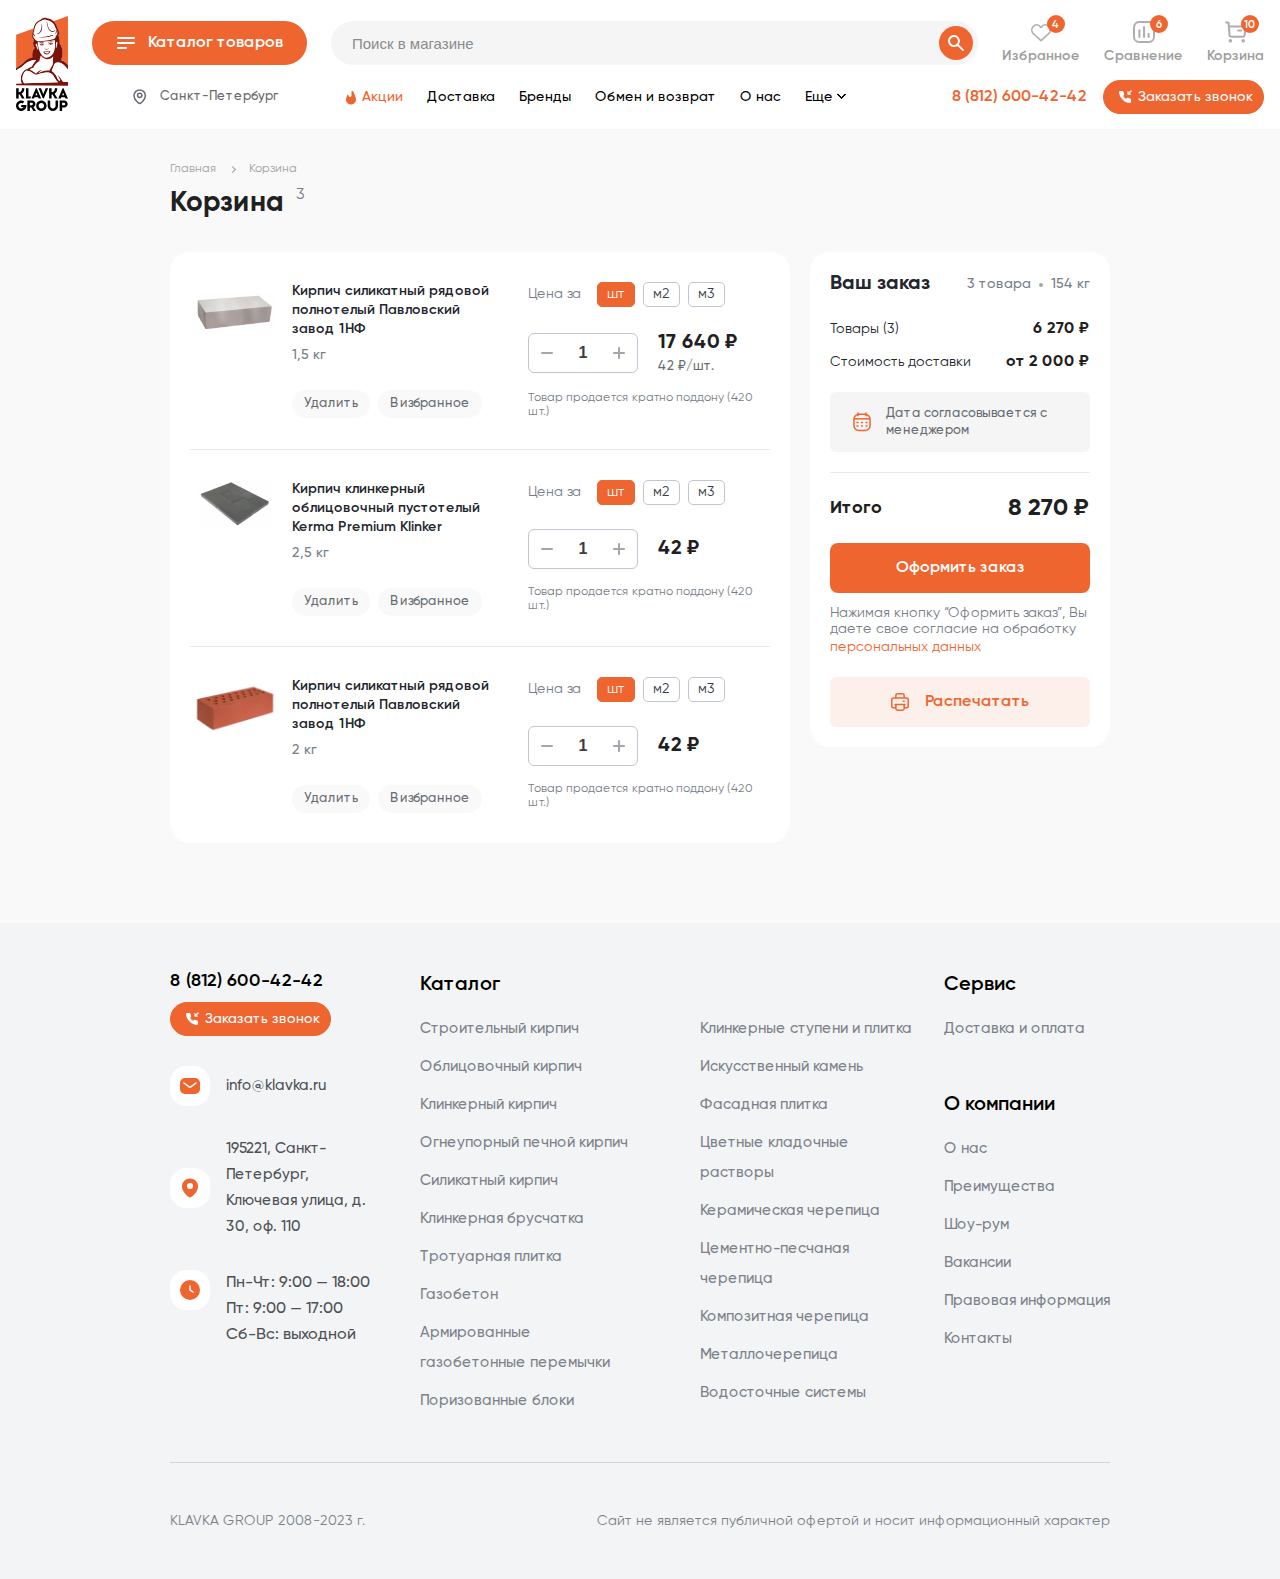
<file: basket.html>
<!DOCTYPE html>
<html lang="en">
<head>
    <meta charset="UTF-8">
    <meta name="viewport"
          content="width=device-width, user-scalable=no, initial-scale=1.0, maximum-scale=1.0, minimum-scale=1.0">
    <meta http-equiv="X-UA-Compatible" content="ie=edge">
    <title></title>
    <link rel="stylesheet" href="style.css">
</head>
<body class="fon-silver">

<header>
    <div class="container">
        <div class="check-close__mob">
            <div class="check-close">
                <img src="assets/img/icons/arr-rig.svg" alt="">
            </div>
            <div class="check-close__zak">
                <strong>Оформление заказа</strong>
                <div class="check-close__fl">
                    <p>9 товаров:</p>
                    <span>6 270 ₽</span>
                </div>
            </div>
        </div>
        <div class="header__main">
            <div class="open-menu">
                <span></span>
                <span></span>
                <span></span>
                <span></span>
            </div>
            <a href="#" class="header__logo">
                <img src="assets/img/logo.svg" class="head__logo" alt="logo">
                <img src="assets/img/logo-mob.svg" class="logo__mob" alt="logo">
                <img src="assets/img/logo-scr.svg" class="logo__scr" alt="logo">
            </a>
            <div class="menu-cnt">
                <div class="header__info">
                    <a href="#" class="catalog__goods open-menu-cat">
                        <i class="catalog__icon"></i>
                        <span>Каталог <b>товаров</b></span>
                    </a>
                    <div class="header__search">
                        <form>
                            <label>
                                <input type="text" placeholder="Поиск в магазине">
                                <button class="search__btn">
                                    <img src="assets/img/icons/search.svg" alt="search">
                                </button>
                            </label>
                        </form>
                    </div>
                    <div class="header__cont">
                        <a href="javascript:;" data-val="back-call" class="open_modal btn__phone">
                            <img src="assets/img/icons/phone.svg" alt="phone">
                            <span>Заказать звонок</span>
                        </a>
                        <a href="tel: 8 (812) 600-42-42" class="header__phone">8 (812) 600-42-42</a>
                    </div>
                    <div class="header__href">
                        <a href="#" class="header__fav">
                            <small>4</small>
                            <i class="icon heart"></i>
                            <span>Избранное</span>
                        </a>
                        <a href="#" class="header__fav">
                            <small>6</small>
                            <i class="icon chart"></i>
                            <span>Сравнение</span>
                        </a>
                        <a href="#" class="header__fav">
                            <small>10</small>
                            <i class="icon buy"></i>
                            <span>Корзина</span>
                        </a>
                    </div>
                </div>
                <div class="header__item">
                    <div class="header__about">
                        <a href="#" class="header__location">
                            <i class="icon location"></i>
                            <p>Санкт-Петербург</p>
                        </a>
                        <div class="header__menu">
                            <ul>
                                <li><a href="#"><img src="assets/img/icons/fier.svg" alt="icon"> Акции</a></li>
                                <li><a href="#">Доставка</a></li>
                                <li><a href="#">Бренды</a></li>
                                <li><a href="#">Обмен и возврат</a></li>
                                <li><a href="#">О нас</a></li>
                                <li>
                                    <a href="javascript:;">Еще</a>
                                    <ul class="submenu">
                                        <li><a href="#">Бренды</a></li>
                                        <li><a href="#">Доставка</a></li>
                                        <li><a href="#">О нас</a></li>
                                    </ul>
                                </li>
                            </ul>
                        </div>
                    </div>
                    <div class="header__cont">
                        <a href="tel: 8 (812) 600-42-42" class="header__phone">8 (812) 600-42-42</a>
                        <a href="javascript:;" data-val="back-call" class="open_modal btn__phone">
                            <img src="assets/img/icons/phone.svg" alt="phone">
                            <span>Заказать звонок</span>
                        </a>
                    </div>
                </div>
            </div>
            <a href="tel: 8 (812) 600-42-42" class="call__mob">
                <img src="assets/img/icons/phone2.svg" alt="svg">
            </a>
        </div>
        <div class="min-block-catalog">
            <div class="block-catalog__close">
                <img src="assets/img/close.svg" alt="icon">
            </div>
            <div class="cat-menu__cnt">
                <div class="block-inp__mov">
                    <label>
                        <button class="block-inp__search"><img src="assets/img/icons/Search2.svg" alt="search"></button>
                        <input type="text" placeholder="Поиск в магазине">
                    </label>
                </div>
                <ul>
                    <li>
                        <a href="#">
                            <div class="menu__icon">
                                <img src="assets/img/prod1.png" alt="png">
                            </div>
                            <span>Кирпич</span>
                        </a>
                        <div class="cat-menu__box">
                            <div class="for-back-block">
                                <div class="go-back__menu"></div>
                                <h3>Кирпич</h3>
                                <div class="go-back__menu close__cirp"><img src="assets/img/close.svg" alt="icon"></div>
                            </div>
                            <div class="cat-menu__block">
                                <div class="cat-menu__fl">
                                    <div class="cat-menu__info">
                                        <div class="cat-menu__href">
                                            <ul>
                                                <li><a href="#">Рядовой строительный кирпич</a></li>
                                                <li><a href="#">Облицовочный/лицевой кирпич</a></li>
                                                <li><a href="#">Клинкерный кирпич</a></li>
                                                <li><a href="#">Печной кирпич</a></li>
                                                <li><a href="#">Силикатный кирпич</a></li>
                                            </ul>
                                        </div>
                                    </div>
                                    <div class="cat-discounts">
                                        <div class="cat-discounts__photo">
                                            <img src="assets/img/cat1.png" alt="png">
                                        </div>
                                        <p>
                                            Скидки до 20% на лицевой кирпич
                                        </p>
                                    </div>
                                </div>
                                <div class="cat-menu__part">
                                    <div class="swiper cat-part__slid">
                                        <div class="swiper-wrapper">
                                            <div class="swiper-slide">
                                                <a href="#" class="cat-part__logo"><img src="assets/img/cat-card1.png"
                                                                                        alt="logo"></a>
                                            </div>
                                            <div class="swiper-slide">
                                                <a href="#" class="cat-part__logo"><img src="assets/img/cat-card2.png"
                                                                                        alt="logo"></a>
                                            </div>
                                            <div class="swiper-slide">
                                                <a href="#" class="cat-part__logo"><img src="assets/img/cat-card3.png"
                                                                                        alt="logo"></a>
                                            </div>
                                            <div class="swiper-slide">
                                                <a href="#" class="cat-part__logo"><img src="assets/img/cat-card4.png"
                                                                                        alt="logo"></a>
                                            </div>
                                            <div class="swiper-slide">
                                                <a href="#" class="cat-part__logo"><img src="assets/img/cat-card5.png"
                                                                                        alt="logo"></a>
                                            </div>
                                            <div class="swiper-slide">
                                                <a href="#" class="cat-part__logo"><img src="assets/img/cat-card6.png"
                                                                                        alt="logo"></a>
                                            </div>
                                            <div class="swiper-slide">
                                                <a href="#" class="cat-part__logo"><img src="assets/img/cat-card3.png"
                                                                                        alt="logo"></a>
                                            </div>
                                            <div class="swiper-slide">
                                                <a href="#" class="cat-part__logo"><img src="assets/img/cat-card4.png"
                                                                                        alt="logo"></a>
                                            </div>
                                        </div>
                                    </div>
                                    <div class="cat-part-prev swiper-button-prev"></div>
                                    <div class="cat-part-next swiper-button-next"></div>
                                </div>
                            </div>
                        </div>
                    </li>
                    <li>
                        <a href="#">
                            <div class="menu__icon">
                                <img src="assets/img/prod2.png" alt="png">
                            </div>
                            <span>Строительные блоки, газобетон, перемычки</span>
                        </a>
                        <div class="cat-menu__box">
                            <div class="for-back-block">
                                <div class="go-back__menu"></div>
                                <h3>Строительные блоки, газобетон, перемычки</h3>
                                <div class="go-back__menu close__cirp"><img src="assets/img/close.svg" alt="icon"></div>
                            </div>
                            <div class="cat-menu__block">
                                <div class="cat-menu__fl">
                                    <div class="cat-menu__info">
                                        <div class="cat-menu__href">
                                            <ul>
                                                <li><a href="#">Газобетон</a></li>
                                                <li><a href="#">Газобетонные перемычки</a></li>
                                                <li><a href="#">Блоки бетонные</a></li>
                                                <li><a href="#">Керамзитобетон</a></li>
                                                <li><a href="#">Поризованные керамические блоки</a></li>
                                            </ul>
                                        </div>
                                    </div>
                                    <div class="cat-discounts">
                                        <div class="cat-discounts__photo">
                                            <img src="assets/img/cat1.png" alt="png">
                                        </div>
                                        <p>
                                            Скидки до 20% на лицевой кирпич
                                        </p>
                                    </div>
                                </div>
                                <div class="cat-menu__part">
                                    <div class="swiper cat-part__slid">
                                        <div class="swiper-wrapper">
                                            <div class="swiper-slide">
                                                <a href="#" class="cat-part__logo"><img src="assets/img/cat-card1.png"
                                                                                        alt="logo"></a>
                                            </div>
                                            <div class="swiper-slide">
                                                <a href="#" class="cat-part__logo"><img src="assets/img/cat-card2.png"
                                                                                        alt="logo"></a>
                                            </div>
                                            <div class="swiper-slide">
                                                <a href="#" class="cat-part__logo"><img src="assets/img/cat-card3.png"
                                                                                        alt="logo"></a>
                                            </div>
                                            <div class="swiper-slide">
                                                <a href="#" class="cat-part__logo"><img src="assets/img/cat-card4.png"
                                                                                        alt="logo"></a>
                                            </div>
                                            <div class="swiper-slide">
                                                <a href="#" class="cat-part__logo"><img src="assets/img/cat-card5.png"
                                                                                        alt="logo"></a>
                                            </div>
                                            <div class="swiper-slide">
                                                <a href="#" class="cat-part__logo"><img src="assets/img/cat-card6.png"
                                                                                        alt="logo"></a>
                                            </div>
                                            <div class="swiper-slide">
                                                <a href="#" class="cat-part__logo"><img src="assets/img/cat-card3.png"
                                                                                        alt="logo"></a>
                                            </div>
                                            <div class="swiper-slide">
                                                <a href="#" class="cat-part__logo"><img src="assets/img/cat-card4.png"
                                                                                        alt="logo"></a>
                                            </div>
                                        </div>
                                    </div>
                                    <div class="cat-part-prev swiper-button-prev"></div>
                                    <div class="cat-part-next swiper-button-next"></div>
                                </div>
                            </div>
                        </div>
                    </li>
                    <li>
                        <a href="#">
                            <div class="menu__icon">
                                <img src="assets/img/prod3.png" alt="png">
                            </div>
                            <span>Фасадная плитка, отделка, декор</span>
                        </a>
                        <div class="cat-menu__box">
                            <div class="for-back-block">
                                <div class="go-back__menu"></div>
                                <h3>Фасадная плитка, отделка, декор</h3>
                                <div class="go-back__menu close__cirp"><img src="assets/img/close.svg" alt="icon"></div>
                            </div>
                            <div class="cat-menu__block">
                                <div class="cat-menu__fl">
                                    <div class="cat-menu__info">
                                        <div class="cat-menu__href">
                                            <ul>
                                                <li><a href="#">Фасадная плитка под кирпич</a></li>
                                                <li><a href="#">Клинкерная плитка для фасада</a></li>
                                                <li><a href="#">Термопанели</a></li>
                                                <li><a href="#">Сайдинг</a></li>
                                                <li><a href="#">Штукатурный фасад</a></li>
                                                <li><a href="#">Цокольная плитка</a></li>
                                                <li><a href="#">Клинкерные подоконники и водоотливы</a></li>
                                            </ul>
                                        </div>
                                    </div>
                                    <div class="cat-discounts">
                                        <div class="cat-discounts__photo">
                                            <img src="assets/img/cat1.png" alt="png">
                                        </div>
                                        <p>
                                            Скидки до 20% на лицевой кирпич
                                        </p>
                                    </div>
                                </div>
                                <div class="cat-menu__part">
                                    <div class="swiper cat-part__slid">
                                        <div class="swiper-wrapper">
                                            <div class="swiper-slide">
                                                <a href="#" class="cat-part__logo"><img src="assets/img/cat-card1.png"
                                                                                        alt="logo"></a>
                                            </div>
                                            <div class="swiper-slide">
                                                <a href="#" class="cat-part__logo"><img src="assets/img/cat-card2.png"
                                                                                        alt="logo"></a>
                                            </div>
                                            <div class="swiper-slide">
                                                <a href="#" class="cat-part__logo"><img src="assets/img/cat-card3.png"
                                                                                        alt="logo"></a>
                                            </div>
                                            <div class="swiper-slide">
                                                <a href="#" class="cat-part__logo"><img src="assets/img/cat-card4.png"
                                                                                        alt="logo"></a>
                                            </div>
                                            <div class="swiper-slide">
                                                <a href="#" class="cat-part__logo"><img src="assets/img/cat-card5.png"
                                                                                        alt="logo"></a>
                                            </div>
                                            <div class="swiper-slide">
                                                <a href="#" class="cat-part__logo"><img src="assets/img/cat-card6.png"
                                                                                        alt="logo"></a>
                                            </div>
                                            <div class="swiper-slide">
                                                <a href="#" class="cat-part__logo"><img src="assets/img/cat-card3.png"
                                                                                        alt="logo"></a>
                                            </div>
                                            <div class="swiper-slide">
                                                <a href="#" class="cat-part__logo"><img src="assets/img/cat-card4.png"
                                                                                        alt="logo"></a>
                                            </div>
                                        </div>
                                    </div>
                                    <div class="cat-part-prev swiper-button-prev"></div>
                                    <div class="cat-part-next swiper-button-next"></div>
                                </div>
                            </div>
                        </div>
                    </li>
                    <li>
                        <a href="#">
                            <div class="menu__icon">
                                <img src="assets/img/prod4.png" alt="png">
                            </div>
                            <span>Натуральный и искусственный камень</span>
                        </a>
                        <div class="cat-menu__box">
                            <div class="for-back-block">
                                <div class="go-back__menu"></div>
                                <h3>Натуральный и искусственный камень</h3>
                                <div class="go-back__menu close__cirp"><img src="assets/img/close.svg" alt="icon"></div>
                            </div>
                            <div class="cat-menu__block">
                                <div class="cat-menu__fl">
                                    <div class="cat-menu__info">
                                        <div class="cat-menu__href">
                                            <ul>
                                                <li><a href="#">Искусственный камень для отделки</a></li>
                                                <li><a href="#">Натуральный камень для отделки</a></li>
                                            </ul>
                                        </div>
                                    </div>
                                    <div class="cat-discounts">
                                        <div class="cat-discounts__photo">
                                            <img src="assets/img/cat1.png" alt="png">
                                        </div>
                                        <p>
                                            Скидки до 20% на лицевой кирпич
                                        </p>
                                    </div>
                                </div>
                                <div class="cat-menu__part">
                                    <div class="swiper cat-part__slid">
                                        <div class="swiper-wrapper">
                                            <div class="swiper-slide">
                                                <a href="#" class="cat-part__logo"><img src="assets/img/cat-card1.png"
                                                                                        alt="logo"></a>
                                            </div>
                                            <div class="swiper-slide">
                                                <a href="#" class="cat-part__logo"><img src="assets/img/cat-card2.png"
                                                                                        alt="logo"></a>
                                            </div>
                                            <div class="swiper-slide">
                                                <a href="#" class="cat-part__logo"><img src="assets/img/cat-card3.png"
                                                                                        alt="logo"></a>
                                            </div>
                                            <div class="swiper-slide">
                                                <a href="#" class="cat-part__logo"><img src="assets/img/cat-card4.png"
                                                                                        alt="logo"></a>
                                            </div>
                                            <div class="swiper-slide">
                                                <a href="#" class="cat-part__logo"><img src="assets/img/cat-card5.png"
                                                                                        alt="logo"></a>
                                            </div>
                                            <div class="swiper-slide">
                                                <a href="#" class="cat-part__logo"><img src="assets/img/cat-card6.png"
                                                                                        alt="logo"></a>
                                            </div>
                                            <div class="swiper-slide">
                                                <a href="#" class="cat-part__logo"><img src="assets/img/cat-card3.png"
                                                                                        alt="logo"></a>
                                            </div>
                                            <div class="swiper-slide">
                                                <a href="#" class="cat-part__logo"><img src="assets/img/cat-card4.png"
                                                                                        alt="logo"></a>
                                            </div>
                                        </div>
                                    </div>
                                    <div class="cat-part-prev swiper-button-prev"></div>
                                    <div class="cat-part-next swiper-button-next"></div>
                                </div>
                            </div>
                        </div>
                    </li>
                    <li>
                        <a href="#">
                            <div class="menu__icon">
                                <img src="assets/img/prod5.png" alt="png">
                            </div>
                            <span>Смеси строительные, клеи, затирки</span>
                        </a>
                        <div class="cat-menu__box">
                            <div class="for-back-block">
                                <div class="go-back__menu"></div>
                                <h3>Смеси строительные, клеи, затирки</h3>
                                <div class="go-back__menu close__cirp"><img src="assets/img/close.svg" alt="icon"></div>
                            </div>
                            <div class="cat-menu__block">
                                <div class="cat-menu__fl">
                                    <div class="cat-menu__info">
                                        <div class="cat-menu__href">
                                            <ul>
                                                <li><a href="#">Искусственный камень для отделки</a></li>
                                                <li><a href="#">Натуральный камень для отделки</a></li>
                                            </ul>
                                        </div>
                                    </div>
                                    <div class="cat-discounts">
                                        <div class="cat-discounts__photo">
                                            <img src="assets/img/cat1.png" alt="png">
                                        </div>
                                        <p>
                                            Скидки до 20% на лицевой кирпич
                                        </p>
                                    </div>
                                </div>
                                <div class="cat-menu__part">
                                    <div class="swiper cat-part__slid">
                                        <div class="swiper-wrapper">
                                            <div class="swiper-slide">
                                                <a href="#" class="cat-part__logo"><img src="assets/img/cat-card1.png"
                                                                                        alt="logo"></a>
                                            </div>
                                            <div class="swiper-slide">
                                                <a href="#" class="cat-part__logo"><img src="assets/img/cat-card2.png"
                                                                                        alt="logo"></a>
                                            </div>
                                            <div class="swiper-slide">
                                                <a href="#" class="cat-part__logo"><img src="assets/img/cat-card3.png"
                                                                                        alt="logo"></a>
                                            </div>
                                            <div class="swiper-slide">
                                                <a href="#" class="cat-part__logo"><img src="assets/img/cat-card4.png"
                                                                                        alt="logo"></a>
                                            </div>
                                            <div class="swiper-slide">
                                                <a href="#" class="cat-part__logo"><img src="assets/img/cat-card5.png"
                                                                                        alt="logo"></a>
                                            </div>
                                            <div class="swiper-slide">
                                                <a href="#" class="cat-part__logo"><img src="assets/img/cat-card6.png"
                                                                                        alt="logo"></a>
                                            </div>
                                            <div class="swiper-slide">
                                                <a href="#" class="cat-part__logo"><img src="assets/img/cat-card3.png"
                                                                                        alt="logo"></a>
                                            </div>
                                            <div class="swiper-slide">
                                                <a href="#" class="cat-part__logo"><img src="assets/img/cat-card4.png"
                                                                                        alt="logo"></a>
                                            </div>
                                        </div>
                                    </div>
                                    <div class="cat-part-prev swiper-button-prev"></div>
                                    <div class="cat-part-next swiper-button-next"></div>
                                </div>
                            </div>
                        </div>
                    </li>
                    <li>
                        <a href="#">
                            <div class="menu__icon">
                                <img src="assets/img/prod6.png" alt="png">
                            </div>
                            <span>Крепление кирпичной кладки, армирование</span>
                        </a>
                        <div class="cat-menu__box">
                            <div class="for-back-block">
                                <div class="go-back__menu"></div>
                                <h3>Смеси строительные, клеи, затирки</h3>
                                <div class="go-back__menu close__cirp"><img src="assets/img/close.svg" alt="icon"></div>
                            </div>
                            <div class="cat-menu__block">
                                <div class="cat-menu__fl">
                                    <div class="cat-menu__info">
                                        <div class="cat-menu__href">
                                            <ul>
                                                <li><a href="#">Искусственный камень для отделки</a></li>
                                                <li><a href="#">Натуральный камень для отделки</a></li>
                                            </ul>
                                        </div>
                                    </div>
                                    <div class="cat-discounts">
                                        <div class="cat-discounts__photo">
                                            <img src="assets/img/cat1.png" alt="png">
                                        </div>
                                        <p>
                                            Скидки до 20% на лицевой кирпич
                                        </p>
                                    </div>
                                </div>
                                <div class="cat-menu__part">
                                    <div class="swiper cat-part__slid">
                                        <div class="swiper-wrapper">
                                            <div class="swiper-slide">
                                                <a href="#" class="cat-part__logo"><img src="assets/img/cat-card1.png"
                                                                                        alt="logo"></a>
                                            </div>
                                            <div class="swiper-slide">
                                                <a href="#" class="cat-part__logo"><img src="assets/img/cat-card2.png"
                                                                                        alt="logo"></a>
                                            </div>
                                            <div class="swiper-slide">
                                                <a href="#" class="cat-part__logo"><img src="assets/img/cat-card3.png"
                                                                                        alt="logo"></a>
                                            </div>
                                            <div class="swiper-slide">
                                                <a href="#" class="cat-part__logo"><img src="assets/img/cat-card4.png"
                                                                                        alt="logo"></a>
                                            </div>
                                            <div class="swiper-slide">
                                                <a href="#" class="cat-part__logo"><img src="assets/img/cat-card5.png"
                                                                                        alt="logo"></a>
                                            </div>
                                            <div class="swiper-slide">
                                                <a href="#" class="cat-part__logo"><img src="assets/img/cat-card6.png"
                                                                                        alt="logo"></a>
                                            </div>
                                            <div class="swiper-slide">
                                                <a href="#" class="cat-part__logo"><img src="assets/img/cat-card3.png"
                                                                                        alt="logo"></a>
                                            </div>
                                            <div class="swiper-slide">
                                                <a href="#" class="cat-part__logo"><img src="assets/img/cat-card4.png"
                                                                                        alt="logo"></a>
                                            </div>
                                        </div>
                                    </div>
                                    <div class="cat-part-prev swiper-button-prev"></div>
                                    <div class="cat-part-next swiper-button-next"></div>
                                </div>
                            </div>
                        </div>
                    </li>
                    <li>
                        <a href="#">
                            <div class="menu__icon">
                                <img src="assets/img/prod7.png" alt="png">
                            </div>
                            <span>Черепица и кровельные покрытия</span>
                        </a>
                        <div class="cat-menu__box">
                            <div class="for-back-block">
                                <div class="go-back__menu"></div>
                                <h3>Смеси строительные, клеи, затирки</h3>
                                <div class="go-back__menu close__cirp"><img src="assets/img/close.svg" alt="icon"></div>
                            </div>
                            <div class="cat-menu__block">
                                <div class="cat-menu__fl">
                                    <div class="cat-menu__info">
                                        <div class="cat-menu__href">
                                            <ul>
                                                <li><a href="#">Искусственный камень для отделки</a></li>
                                                <li><a href="#">Натуральный камень для отделки</a></li>
                                            </ul>
                                        </div>
                                    </div>
                                    <div class="cat-discounts">
                                        <div class="cat-discounts__photo">
                                            <img src="assets/img/cat1.png" alt="png">
                                        </div>
                                        <p>
                                            Скидки до 20% на лицевой кирпич
                                        </p>
                                    </div>
                                </div>
                                <div class="cat-menu__part">
                                    <div class="swiper cat-part__slid">
                                        <div class="swiper-wrapper">
                                            <div class="swiper-slide">
                                                <a href="#" class="cat-part__logo"><img src="assets/img/cat-card1.png"
                                                                                        alt="logo"></a>
                                            </div>
                                            <div class="swiper-slide">
                                                <a href="#" class="cat-part__logo"><img src="assets/img/cat-card2.png"
                                                                                        alt="logo"></a>
                                            </div>
                                            <div class="swiper-slide">
                                                <a href="#" class="cat-part__logo"><img src="assets/img/cat-card3.png"
                                                                                        alt="logo"></a>
                                            </div>
                                            <div class="swiper-slide">
                                                <a href="#" class="cat-part__logo"><img src="assets/img/cat-card4.png"
                                                                                        alt="logo"></a>
                                            </div>
                                            <div class="swiper-slide">
                                                <a href="#" class="cat-part__logo"><img src="assets/img/cat-card5.png"
                                                                                        alt="logo"></a>
                                            </div>
                                            <div class="swiper-slide">
                                                <a href="#" class="cat-part__logo"><img src="assets/img/cat-card6.png"
                                                                                        alt="logo"></a>
                                            </div>
                                            <div class="swiper-slide">
                                                <a href="#" class="cat-part__logo"><img src="assets/img/cat-card3.png"
                                                                                        alt="logo"></a>
                                            </div>
                                            <div class="swiper-slide">
                                                <a href="#" class="cat-part__logo"><img src="assets/img/cat-card4.png"
                                                                                        alt="logo"></a>
                                            </div>
                                        </div>
                                    </div>
                                    <div class="cat-part-prev swiper-button-prev"></div>
                                    <div class="cat-part-next swiper-button-next"></div>
                                </div>
                            </div>
                        </div>
                    </li>
                    <li>
                        <a href="#">
                            <div class="menu__icon">
                                <img src="assets/img/prod8.png" alt="png">
                            </div>
                            <span>Кровельные системы, вентиляционные каналы</span>
                        </a>
                        <div class="cat-menu__box">
                            <div class="for-back-block">
                                <div class="go-back__menu"></div>
                                <h3>Смеси строительные, клеи, затирки</h3>
                                <div class="go-back__menu close__cirp"><img src="assets/img/close.svg" alt="icon"></div>
                            </div>
                            <div class="cat-menu__block">
                                <div class="cat-menu__fl">
                                    <div class="cat-menu__info">
                                        <div class="cat-menu__href">
                                            <ul>
                                                <li><a href="#">Искусственный камень для отделки</a></li>
                                                <li><a href="#">Натуральный камень для отделки</a></li>
                                            </ul>
                                        </div>
                                    </div>
                                    <div class="cat-discounts">
                                        <div class="cat-discounts__photo">
                                            <img src="assets/img/cat1.png" alt="png">
                                        </div>
                                        <p>
                                            Скидки до 20% на лицевой кирпич
                                        </p>
                                    </div>
                                </div>
                                <div class="cat-menu__part">
                                    <div class="swiper cat-part__slid">
                                        <div class="swiper-wrapper">
                                            <div class="swiper-slide">
                                                <a href="#" class="cat-part__logo"><img src="assets/img/cat-card1.png"
                                                                                        alt="logo"></a>
                                            </div>
                                            <div class="swiper-slide">
                                                <a href="#" class="cat-part__logo"><img src="assets/img/cat-card2.png"
                                                                                        alt="logo"></a>
                                            </div>
                                            <div class="swiper-slide">
                                                <a href="#" class="cat-part__logo"><img src="assets/img/cat-card3.png"
                                                                                        alt="logo"></a>
                                            </div>
                                            <div class="swiper-slide">
                                                <a href="#" class="cat-part__logo"><img src="assets/img/cat-card4.png"
                                                                                        alt="logo"></a>
                                            </div>
                                            <div class="swiper-slide">
                                                <a href="#" class="cat-part__logo"><img src="assets/img/cat-card5.png"
                                                                                        alt="logo"></a>
                                            </div>
                                            <div class="swiper-slide">
                                                <a href="#" class="cat-part__logo"><img src="assets/img/cat-card6.png"
                                                                                        alt="logo"></a>
                                            </div>
                                            <div class="swiper-slide">
                                                <a href="#" class="cat-part__logo"><img src="assets/img/cat-card3.png"
                                                                                        alt="logo"></a>
                                            </div>
                                            <div class="swiper-slide">
                                                <a href="#" class="cat-part__logo"><img src="assets/img/cat-card4.png"
                                                                                        alt="logo"></a>
                                            </div>
                                        </div>
                                    </div>
                                    <div class="cat-part-prev swiper-button-prev"></div>
                                    <div class="cat-part-next swiper-button-next"></div>
                                </div>
                            </div>
                        </div>
                    </li>
                    <li>
                        <a href="#">
                            <div class="menu__icon">
                                <img src="assets/img/prod9.png" alt="png">
                            </div>
                            <span>Брусчатка и тротуарная плитка</span>
                        </a>
                        <div class="cat-menu__box">
                            <div class="for-back-block">
                                <div class="go-back__menu"></div>
                                <h3>Смеси строительные, клеи, затирки</h3>
                                <div class="go-back__menu close__cirp"><img src="assets/img/close.svg" alt="icon"></div>
                            </div>
                            <div class="cat-menu__block">
                                <div class="cat-menu__fl">
                                    <div class="cat-menu__info">
                                        <div class="cat-menu__href">
                                            <ul>
                                                <li><a href="#">Искусственный камень для отделки</a></li>
                                                <li><a href="#">Натуральный камень для отделки</a></li>
                                            </ul>
                                        </div>
                                    </div>
                                    <div class="cat-discounts">
                                        <div class="cat-discounts__photo">
                                            <img src="assets/img/cat1.png" alt="png">
                                        </div>
                                        <p>
                                            Скидки до 20% на лицевой кирпич
                                        </p>
                                    </div>
                                </div>
                                <div class="cat-menu__part">
                                    <div class="swiper cat-part__slid">
                                        <div class="swiper-wrapper">
                                            <div class="swiper-slide">
                                                <a href="#" class="cat-part__logo"><img src="assets/img/cat-card1.png"
                                                                                        alt="logo"></a>
                                            </div>
                                            <div class="swiper-slide">
                                                <a href="#" class="cat-part__logo"><img src="assets/img/cat-card2.png"
                                                                                        alt="logo"></a>
                                            </div>
                                            <div class="swiper-slide">
                                                <a href="#" class="cat-part__logo"><img src="assets/img/cat-card3.png"
                                                                                        alt="logo"></a>
                                            </div>
                                            <div class="swiper-slide">
                                                <a href="#" class="cat-part__logo"><img src="assets/img/cat-card4.png"
                                                                                        alt="logo"></a>
                                            </div>
                                            <div class="swiper-slide">
                                                <a href="#" class="cat-part__logo"><img src="assets/img/cat-card5.png"
                                                                                        alt="logo"></a>
                                            </div>
                                            <div class="swiper-slide">
                                                <a href="#" class="cat-part__logo"><img src="assets/img/cat-card6.png"
                                                                                        alt="logo"></a>
                                            </div>
                                            <div class="swiper-slide">
                                                <a href="#" class="cat-part__logo"><img src="assets/img/cat-card3.png"
                                                                                        alt="logo"></a>
                                            </div>
                                            <div class="swiper-slide">
                                                <a href="#" class="cat-part__logo"><img src="assets/img/cat-card4.png"
                                                                                        alt="logo"></a>
                                            </div>
                                        </div>
                                    </div>
                                    <div class="cat-part-prev swiper-button-prev"></div>
                                    <div class="cat-part-next swiper-button-next"></div>
                                </div>
                            </div>
                        </div>
                    </li>
                    <li>
                        <a href="#">
                            <div class="menu__icon">
                                <img src="assets/img/prod10.png" alt="png">
                            </div>
                            <span>Ступени и плитка</span>
                        </a>
                        <div class="cat-menu__box">
                            <div class="for-back-block">
                                <div class="go-back__menu"></div>
                                <h3>Смеси строительные, клеи, затирки</h3>
                                <div class="go-back__menu close__cirp"><img src="assets/img/close.svg" alt="icon"></div>
                            </div>
                            <div class="cat-menu__block">
                                <div class="cat-menu__fl">
                                    <div class="cat-menu__info">
                                        <div class="cat-menu__href">
                                            <ul>
                                                <li><a href="#">Искусственный камень для отделки</a></li>
                                                <li><a href="#">Натуральный камень для отделки</a></li>
                                            </ul>
                                        </div>
                                    </div>
                                    <div class="cat-discounts">
                                        <div class="cat-discounts__photo">
                                            <img src="assets/img/cat1.png" alt="png">
                                        </div>
                                        <p>
                                            Скидки до 20% на лицевой кирпич
                                        </p>
                                    </div>
                                </div>
                                <div class="cat-menu__part">
                                    <div class="swiper cat-part__slid">
                                        <div class="swiper-wrapper">
                                            <div class="swiper-slide">
                                                <a href="#" class="cat-part__logo"><img src="assets/img/cat-card1.png"
                                                                                        alt="logo"></a>
                                            </div>
                                            <div class="swiper-slide">
                                                <a href="#" class="cat-part__logo"><img src="assets/img/cat-card2.png"
                                                                                        alt="logo"></a>
                                            </div>
                                            <div class="swiper-slide">
                                                <a href="#" class="cat-part__logo"><img src="assets/img/cat-card3.png"
                                                                                        alt="logo"></a>
                                            </div>
                                            <div class="swiper-slide">
                                                <a href="#" class="cat-part__logo"><img src="assets/img/cat-card4.png"
                                                                                        alt="logo"></a>
                                            </div>
                                            <div class="swiper-slide">
                                                <a href="#" class="cat-part__logo"><img src="assets/img/cat-card5.png"
                                                                                        alt="logo"></a>
                                            </div>
                                            <div class="swiper-slide">
                                                <a href="#" class="cat-part__logo"><img src="assets/img/cat-card6.png"
                                                                                        alt="logo"></a>
                                            </div>
                                            <div class="swiper-slide">
                                                <a href="#" class="cat-part__logo"><img src="assets/img/cat-card3.png"
                                                                                        alt="logo"></a>
                                            </div>
                                            <div class="swiper-slide">
                                                <a href="#" class="cat-part__logo"><img src="assets/img/cat-card4.png"
                                                                                        alt="logo"></a>
                                            </div>
                                        </div>
                                    </div>
                                    <div class="cat-part-prev swiper-button-prev"></div>
                                    <div class="cat-part-next swiper-button-next"></div>
                                </div>
                            </div>
                        </div>
                    </li>
                    <li>
                        <a href="#">
                            <div class="menu__icon">
                                <img src="assets/img/prod11.png" alt="png">
                            </div>
                            <span>Благоустройство территории и дренаж</span>
                        </a>
                        <div class="cat-menu__box">
                            <div class="for-back-block">
                                <div class="go-back__menu"></div>
                                <h3>Смеси строительные, клеи, затирки</h3>
                                <div class="go-back__menu close__cirp"><img src="assets/img/close.svg" alt="icon"></div>
                            </div>
                            <div class="cat-menu__block">
                                <div class="cat-menu__fl">
                                    <div class="cat-menu__info">
                                        <div class="cat-menu__href">
                                            <ul>
                                                <li><a href="#">Искусственный камень для отделки</a></li>
                                                <li><a href="#">Натуральный камень для отделки</a></li>
                                            </ul>
                                        </div>
                                    </div>
                                    <div class="cat-discounts">
                                        <div class="cat-discounts__photo">
                                            <img src="assets/img/cat1.png" alt="png">
                                        </div>
                                        <p>
                                            Скидки до 20% на лицевой кирпич
                                        </p>
                                    </div>
                                </div>
                                <div class="cat-menu__part">
                                    <div class="swiper cat-part__slid">
                                        <div class="swiper-wrapper">
                                            <div class="swiper-slide">
                                                <a href="#" class="cat-part__logo"><img src="assets/img/cat-card1.png"
                                                                                        alt="logo"></a>
                                            </div>
                                            <div class="swiper-slide">
                                                <a href="#" class="cat-part__logo"><img src="assets/img/cat-card2.png"
                                                                                        alt="logo"></a>
                                            </div>
                                            <div class="swiper-slide">
                                                <a href="#" class="cat-part__logo"><img src="assets/img/cat-card3.png"
                                                                                        alt="logo"></a>
                                            </div>
                                            <div class="swiper-slide">
                                                <a href="#" class="cat-part__logo"><img src="assets/img/cat-card4.png"
                                                                                        alt="logo"></a>
                                            </div>
                                            <div class="swiper-slide">
                                                <a href="#" class="cat-part__logo"><img src="assets/img/cat-card5.png"
                                                                                        alt="logo"></a>
                                            </div>
                                            <div class="swiper-slide">
                                                <a href="#" class="cat-part__logo"><img src="assets/img/cat-card6.png"
                                                                                        alt="logo"></a>
                                            </div>
                                            <div class="swiper-slide">
                                                <a href="#" class="cat-part__logo"><img src="assets/img/cat-card3.png"
                                                                                        alt="logo"></a>
                                            </div>
                                            <div class="swiper-slide">
                                                <a href="#" class="cat-part__logo"><img src="assets/img/cat-card4.png"
                                                                                        alt="logo"></a>
                                            </div>
                                        </div>
                                    </div>
                                    <div class="cat-part-prev swiper-button-prev"></div>
                                    <div class="cat-part-next swiper-button-next"></div>
                                </div>
                            </div>
                        </div>
                    </li>
                    <li>
                        <a href="#">
                            <div class="menu__icon">
                                <img src="assets/img/prod12.png" alt="png">
                            </div>
                            <span>Изоляционные материалы</span>
                        </a>
                        <div class="cat-menu__box">
                            <div class="for-back-block">
                                <div class="go-back__menu"></div>
                                <h3>Смеси строительные, клеи, затирки</h3>
                                <div class="go-back__menu close__cirp"><img src="assets/img/close.svg" alt="icon"></div>
                            </div>
                            <div class="cat-menu__block">
                                <div class="cat-menu__fl">
                                    <div class="cat-menu__info">
                                        <div class="cat-menu__href">
                                            <ul>
                                                <li><a href="#">Искусственный камень для отделки</a></li>
                                                <li><a href="#">Натуральный камень для отделки</a></li>
                                            </ul>
                                        </div>
                                    </div>
                                    <div class="cat-discounts">
                                        <div class="cat-discounts__photo">
                                            <img src="assets/img/cat1.png" alt="png">
                                        </div>
                                        <p>
                                            Скидки до 20% на лицевой кирпич
                                        </p>
                                    </div>
                                </div>
                                <div class="cat-menu__part">
                                    <div class="swiper cat-part__slid">
                                        <div class="swiper-wrapper">
                                            <div class="swiper-slide">
                                                <a href="#" class="cat-part__logo"><img src="assets/img/cat-card1.png"
                                                                                        alt="logo"></a>
                                            </div>
                                            <div class="swiper-slide">
                                                <a href="#" class="cat-part__logo"><img src="assets/img/cat-card2.png"
                                                                                        alt="logo"></a>
                                            </div>
                                            <div class="swiper-slide">
                                                <a href="#" class="cat-part__logo"><img src="assets/img/cat-card3.png"
                                                                                        alt="logo"></a>
                                            </div>
                                            <div class="swiper-slide">
                                                <a href="#" class="cat-part__logo"><img src="assets/img/cat-card4.png"
                                                                                        alt="logo"></a>
                                            </div>
                                            <div class="swiper-slide">
                                                <a href="#" class="cat-part__logo"><img src="assets/img/cat-card5.png"
                                                                                        alt="logo"></a>
                                            </div>
                                            <div class="swiper-slide">
                                                <a href="#" class="cat-part__logo"><img src="assets/img/cat-card6.png"
                                                                                        alt="logo"></a>
                                            </div>
                                            <div class="swiper-slide">
                                                <a href="#" class="cat-part__logo"><img src="assets/img/cat-card3.png"
                                                                                        alt="logo"></a>
                                            </div>
                                            <div class="swiper-slide">
                                                <a href="#" class="cat-part__logo"><img src="assets/img/cat-card4.png"
                                                                                        alt="logo"></a>
                                            </div>
                                        </div>
                                    </div>
                                    <div class="cat-part-prev swiper-button-prev"></div>
                                    <div class="cat-part-next swiper-button-next"></div>
                                </div>
                            </div>
                        </div>
                    </li>
                    <li>
                        <a href="#">
                            <div class="menu__icon">
                                <img src="assets/img/prod13.png" alt="png">
                            </div>
                            <span>Электротехническая продукция</span>
                        </a>
                        <div class="cat-menu__box">
                            <div class="for-back-block">
                                <div class="go-back__menu"></div>
                                <h3>Смеси строительные, клеи, затирки</h3>
                                <div class="go-back__menu close__cirp"><img src="assets/img/close.svg" alt="icon"></div>
                            </div>
                            <div class="cat-menu__block">
                                <div class="cat-menu__fl">
                                    <div class="cat-menu__info">
                                        <div class="cat-menu__href">
                                            <ul>
                                                <li><a href="#">Искусственный камень для отделки</a></li>
                                                <li><a href="#">Натуральный камень для отделки</a></li>
                                            </ul>
                                        </div>
                                    </div>
                                    <div class="cat-discounts">
                                        <div class="cat-discounts__photo">
                                            <img src="assets/img/cat1.png" alt="png">
                                        </div>
                                        <p>
                                            Скидки до 20% на лицевой кирпич
                                        </p>
                                    </div>
                                </div>
                                <div class="cat-menu__part">
                                    <div class="swiper cat-part__slid">
                                        <div class="swiper-wrapper">
                                            <div class="swiper-slide">
                                                <a href="#" class="cat-part__logo"><img src="assets/img/cat-card1.png"
                                                                                        alt="logo"></a>
                                            </div>
                                            <div class="swiper-slide">
                                                <a href="#" class="cat-part__logo"><img src="assets/img/cat-card2.png"
                                                                                        alt="logo"></a>
                                            </div>
                                            <div class="swiper-slide">
                                                <a href="#" class="cat-part__logo"><img src="assets/img/cat-card3.png"
                                                                                        alt="logo"></a>
                                            </div>
                                            <div class="swiper-slide">
                                                <a href="#" class="cat-part__logo"><img src="assets/img/cat-card4.png"
                                                                                        alt="logo"></a>
                                            </div>
                                            <div class="swiper-slide">
                                                <a href="#" class="cat-part__logo"><img src="assets/img/cat-card5.png"
                                                                                        alt="logo"></a>
                                            </div>
                                            <div class="swiper-slide">
                                                <a href="#" class="cat-part__logo"><img src="assets/img/cat-card6.png"
                                                                                        alt="logo"></a>
                                            </div>
                                            <div class="swiper-slide">
                                                <a href="#" class="cat-part__logo"><img src="assets/img/cat-card3.png"
                                                                                        alt="logo"></a>
                                            </div>
                                            <div class="swiper-slide">
                                                <a href="#" class="cat-part__logo"><img src="assets/img/cat-card4.png"
                                                                                        alt="logo"></a>
                                            </div>
                                        </div>
                                    </div>
                                    <div class="cat-part-prev swiper-button-prev"></div>
                                    <div class="cat-part-next swiper-button-next"></div>
                                </div>
                            </div>
                        </div>
                    </li>
                </ul>
            </div>
        </div>
    </div>
    <div class="for-mobile-bg"></div>
</header>
<section class="items-worth">
    <div class="container">
        <div class="bread-crumbs">
            <ul>
                <li><a href="#">Главная</a></li>
                <li>Корзина</li>
            </ul>
        </div>
        <div class="catalog__tit">
            <h2>Корзина</h2>
            <small>3</small>
        </div>
    </div>
    <div class="container">
        <div class="goods-amount__mob">
            <div class="goods-amount__price">
                <span>9 товаров на сумму:  </span>
                <strong>6 270 <small>₽</small></strong>
            </div>
            <div class="goods-amount__btn">
                <a href="#" class="goods-prod__delete">
                    <i class="icon delete-ic"></i>
                </a>
                <a href="#" class="btn">Перейти к оформлению</a>
            </div>
        </div>
        <div class="basket__main">
            <div class="basket__cart">
                <div class="basket__box">
                    <div class="basket__info">
                        <div class="basket-fav__photo">
                            <img src="assets/img/comp1.png" alt="png">
                        </div>
                        <div class="basket-fav__name">
                            <strong>Кирпич силикатный рядовой полнотелый Павловский завод 1НФ</strong>
                            <small>1,5 кг</small>
                            <div class="basket__del">
                                <a href="#" class="btn__silver">Удалить</a>
                                <a href="#" class="btn__silver">В избранное</a>
                            </div>
                        </div>
                        <div class="openit__liners">
                            <span></span>
                            <span></span>
                            <span></span>
                        </div>
                    </div>
                    <div class="basket__cnt">
                        <div class="basket-ic__mob">
                            <span class="discounts">-40%</span>
                            <div class="promotion__sp">
                                <img src="assets/img/icons/fier.svg" alt="svg">
                                <span>Акция</span>
                            </div>
                            <div class="prom__new">
                                <span>Новинка</span>
                            </div>
                        </div>
                        <div class="basket-pric__mob">
                            <div class="product__price">
                                <strong>49 ₽</strong>
                                <small>59 ₽</small>
                            </div>
                            <div class="wfd-price__per">
                                <p>Цена за</p>
                                <ul>
                                    <li class="wfd-price__act">шт</li>
                                    <li>м2</li>
                                    <li>м3</li>
                                </ul>
                            </div>
                        </div>
                        <div class="basket__count">
                            <div class="add-catalog-for-shop">
                                <div class="add-catalog-val-count">
                                    <div class="decrement">
                                        <i class="icon minus"></i>
                                    </div>
                                    <label>
                                        <input type="text" class="catalog-count-value" data-mane="16689" value="1">
                                    </label>
                                    <div class="increment">
                                        <i class="icon plus"></i>
                                    </div>
                                </div>
                            </div>
                            <div class="basket__price">
                                <strong>17 640 ₽</strong>
                                <small>42 ₽/шт.</small>
                            </div>
                            <div class="basket-btn__mobs">
                                <button data-val="one-click" class="open_modal btn-click">Купить в 1 клик</button>

                                <a href="#" class="btn">
                                    <span>В корзину</span>
                                    <img src="assets/img/icons/buy.svg" alt="svg">
                                </a>
                            </div>
                        </div>
                        <span class="basket__pallet">Товар продается кратно поддону (420 шт.)</span>
                    </div>
                </div>
                <div class="basket__box">
                    <div class="basket__info">
                        <div class="basket-fav__photo">
                            <img src="assets/img/comp3.png" alt="png">
                        </div>
                        <div class="basket-fav__name">
                            <strong>Кирпич клинкерный облицовочный пустотелый Kerma Premium Klinker</strong>
                            <small>2,5 кг</small>
                            <div class="basket__del">
                                <a href="#" class="btn__silver">Удалить</a>
                                <a href="#" class="btn__silver">В избранное</a>
                            </div>
                        </div>
                        <div class="openit__liners">
                            <span></span>
                            <span></span>
                            <span></span>
                        </div>
                    </div>
                    <div class="basket__cnt">
                        <div class="basket-ic__mob">
                            <span class="discounts">-40%</span>
                            <div class="promotion__sp">
                                <img src="assets/img/icons/fier.svg" alt="svg">
                                <span>Акция</span>
                            </div>
                            <div class="prom__new">
                                <span>Новинка</span>
                            </div>
                        </div>
                        <div class="basket-pric__mob">
                            <div class="product__price">
                                <strong>49 ₽</strong>
                                <small>59 ₽</small>
                            </div>
                            <div class="wfd-price__per">
                                <p>Цена за</p>
                                <ul>
                                    <li class="wfd-price__act">шт</li>
                                    <li>м2</li>
                                    <li>м3</li>
                                </ul>
                            </div>
                        </div>
                        <div class="basket__count">
                            <div class="add-catalog-for-shop">
                                <div class="add-catalog-val-count">
                                    <div class="decrement">
                                        <i class="icon minus"></i>
                                    </div>
                                    <label>
                                        <input type="text" class="catalog-count-value" data-mane="16689" value="1">
                                    </label>
                                    <div class="increment">
                                        <i class="icon plus"></i>
                                    </div>
                                </div>
                            </div>
                            <div class="basket__price">
                                <strong>42 ₽</strong>
                            </div>
                            <div class="basket-btn__mobs">
                                <button data-val="one-click" class="open_modal btn-click">Купить в 1 клик</button>

                                <a href="#" class="btn">
                                    <span>В корзину</span>
                                    <img src="assets/img/icons/buy.svg" alt="svg">
                                </a>
                            </div>
                        </div>
                        <span class="basket__pallet">Товар продается кратно поддону (420 шт.)</span>
                    </div>
                </div>
                <div class="basket__box">
                    <div class="basket__info">
                        <div class="basket-fav__photo">
                            <img src="assets/img/com454.png" alt="png">
                        </div>
                        <div class="basket-fav__name">
                            <strong>Кирпич силикатный рядовой полнотелый Павловский завод 1НФ</strong>
                            <small>2 кг</small>
                            <div class="basket__del">
                                <a href="#" class="btn__silver">Удалить</a>
                                <a href="#" class="btn__silver">В избранное</a>
                            </div>
                        </div>
                        <div class="openit__liners">
                            <span></span>
                            <span></span>
                            <span></span>
                        </div>
                    </div>
                    <div class="basket__cnt">
                        <div class="basket-ic__mob">
                            <span class="discounts">-40%</span>
                            <div class="promotion__sp">
                                <img src="assets/img/icons/fier.svg" alt="svg">
                                <span>Акция</span>
                            </div>
                            <div class="prom__new">
                                <span>Новинка</span>
                            </div>
                        </div>
                        <div class="basket-pric__mob">
                            <div class="product__price">
                                <strong>49 ₽</strong>
                                <small>59 ₽</small>
                            </div>
                            <div class="wfd-price__per">
                                <p>Цена за</p>
                                <ul>
                                    <li class="wfd-price__act">шт</li>
                                    <li>м2</li>
                                    <li>м3</li>
                                </ul>
                            </div>
                        </div>
                        <div class="basket__count">
                            <div class="add-catalog-for-shop">
                                <div class="add-catalog-val-count">
                                    <div class="decrement">
                                        <i class="icon minus"></i>
                                    </div>
                                    <label>
                                        <input type="text" class="catalog-count-value" data-mane="16689" value="1">
                                    </label>
                                    <div class="increment">
                                        <i class="icon plus"></i>
                                    </div>
                                </div>
                            </div>
                            <div class="basket__price">
                                <strong>42 ₽</strong>
                            </div>
                            <div class="basket-btn__mobs">
                                <button data-val="one-click" class="open_modal btn-click">Купить в 1 клик</button>

                                <a href="#" class="btn">
                                    <span>В корзину</span>
                                    <img src="assets/img/icons/buy.svg" alt="svg">
                                </a>
                            </div>
                        </div>
                        <span class="basket__pallet">Товар продается кратно поддону (420 шт.)</span>
                    </div>
                </div>
            </div>
            <div class="basket__item">
                <div class="basket-your__order">
                    <strong>Ваш заказ</strong>
                    <div class="basket-your__weig">
                        <p>
                            3 товара
                        </p>
                        <span></span>
                        <p>154 кг</p>
                    </div>
                </div>
                <div class="basket-your__prod">
                    <div class="basket-your__price">
                        <p>Товары (3) </p>
                        <strong>6 270 ₽</strong>
                    </div>
                    <div class="basket-your__price">
                        <p>Стоимость доставки</p>
                        <strong>от 2 000 ₽</strong>
                    </div>
                </div>
                <div class="basket-agreed__manager">
                    <img src="assets/img/icons/calendar.svg" alt="svg">
                    <p>Дата согласовывается с менеджером</p>
                </div>
                <div class="basket-total">
                    <span>Итого</span>
                    <strong>8 270 ₽</strong>
                </div>
                <div class="basket-design">
                    <a href="#" class="btn-registration btn">Оформить заказ</a>
                    <p>
                        Нажимая кнопку “Оформить заказ”, Вы даете свое согласие на обработку
                        <a href="#">персональных данных</a>
                    </p>
                    <a href="#" data-val="product__mod" class="open_modal btn__cons">
                        <i class="icon printer"></i>
                        <span>Распечатать</span>
                    </a>
                </div>
            </div>
        </div>
    </div>
    <div class="scrollup__mob">
        <div class="scrollup">
            <button class="btn-registration btn">
                <span>К оформлению</span>
                <small>9 товаров, 6 270 ₽</small>
            </button>
        </div>
    </div>
</section>
<section class="checkout__padd">
    <div class="container">
        <div class="bread-crumbs">
            <ul>
                <li><a href="#">Главная</a></li>
                <li><a href="#">Корзина</a></li>
                <li>Оформление заказа</li>
            </ul>
        </div>
        <div class="basket-new__main">
            <div class="basket-new__wid">
                <div class="basket__cart">
                    <div id="accordion" class="bas-new-item">
                        <div class="bas-new-rel">
                            <div class="bas-new-tit">
                                <h3>Корзина<small>3</small></h3>
                            </div>
                            <div class="link bas-new-arrow"></div>
                            <div class="submenu-ac">
                                <div class="bas-new__box">
                                    <div class="basket__info">
                                        <div class="basket-fav__photo">
                                            <img src="assets/img/comp1.png" alt="png">
                                        </div>
                                        <div class="basket-fav__name">
                                            <strong>Кирпич силикатный рядовой полнотелый Павловский завод 1НФ</strong>
                                        </div>
                                    </div>
                                    <div class="basket__count">
                                        <div class="add-catalog-for-shop">
                                            <div class="add-catalog-val-count">
                                                <div class="decrement">
                                                    <i class="icon minus"></i>
                                                </div>
                                                <label>
                                                    <input type="text" class="catalog-count-value" data-mane="16689" value="1">
                                                </label>
                                                <div class="increment">
                                                    <i class="icon plus"></i>
                                                </div>
                                            </div>
                                        </div>
                                        <div class="basket__price">
                                            <strong>42 ₽</strong>
                                        </div>
                                    </div>
                                </div>
                                <div class="bas-new__box">
                                    <div class="basket__info">
                                        <div class="basket-fav__photo">
                                            <img src="assets/img/comp2.png" alt="png">
                                        </div>
                                        <div class="basket-fav__name">
                                            <strong>Кирпич клинкерный облицовочный пустотелый Kerma Premium Klinker</strong>
                                        </div>
                                    </div>
                                    <div class="basket__count">
                                        <div class="add-catalog-for-shop">
                                            <div class="add-catalog-val-count">
                                                <div class="decrement">
                                                    <i class="icon minus"></i>
                                                </div>
                                                <label>
                                                    <input type="text" class="catalog-count-value" data-mane="16689" value="1">
                                                </label>
                                                <div class="increment">
                                                    <i class="icon plus"></i>
                                                </div>
                                            </div>
                                        </div>
                                        <div class="basket__price">
                                            <strong>17 640 ₽</strong>
                                            <small>42 ₽/шт.</small>
                                        </div>
                                    </div>
                                </div>
                                <div class="bas-new__box">
                                    <div class="basket__info">
                                        <div class="basket-fav__photo">
                                            <img src="assets/img/comp3.png" alt="png">
                                        </div>
                                        <div class="basket-fav__name">
                                            <strong>Кирпич керамический облицовочный пустотелый ЛСР 250*120*65 мм</strong>
                                        </div>
                                    </div>
                                    <div class="basket__count">
                                        <div class="add-catalog-for-shop">
                                            <div class="add-catalog-val-count">
                                                <div class="decrement">
                                                    <i class="icon minus"></i>
                                                </div>
                                                <label>
                                                    <input type="text" class="catalog-count-value" data-mane="16689" value="1">
                                                </label>
                                                <div class="increment">
                                                    <i class="icon plus"></i>
                                                </div>
                                            </div>
                                        </div>
                                        <div class="basket__price">
                                            <strong>42 ₽</strong>
                                        </div>
                                    </div>
                                </div>
                            </div>
                        </div>
                    </div>
                </div>
                <div class="checkout__block">
                    <div class="order-mob__none">
                        <strong>Ваш заказ</strong>
                        <div class="order-mob__price">
                            <p>Товары (9) </p>
                            <span>6 270 ₽</span>
                        </div>
                        <div class="order-mob__scr">
                            <div class="order-mob__width">
                                <div class="order-mob__box">
                                    <span>x1</span>
                                    <img src="assets/img/comp1.png" alt="png">
                                </div>
                                <div class="order-mob__box">
                                    <span>x16</span>
                                    <img src="assets/img/comp3.png" alt="png">
                                </div>
                                <div class="order-mob__box">
                                    <span>x960</span>
                                    <img src="assets/img/comp2.png" alt="png">
                                </div>
                                <div class="order-mob__box">
                                    <span>x1</span>
                                    <img src="assets/img/comp1.png" alt="png">
                                </div>
                                <div class="order-mob__box">
                                    <span>x16</span>
                                    <img src="assets/img/comp3.png" alt="png">
                                </div>
                                <div class="order-mob__box">
                                    <span>x960</span>
                                    <img src="assets/img/comp2.png" alt="png">
                                </div>
                            </div>
                        </div>
                    </div>
                    <h2>Оформление заказа</h2>
                    <div class="checkout__buyer">
                        <strong>Данные покупателя</strong>
                        <form>
                            <div class="checkout__inp">
                                <span>Ваше имя <small>*</small></span>
                                <label>
                                    <input type="text" placeholder="Введите имя">
                                </label>
                            </div>
                            <div class="checkout__inp">
                                <span>Телефон <small>*</small></span>
                                <label>
                                    <input type="text" placeholder="Введите телефон"
                                           pattern="\+7 \(\d{3}\)-\d{3}-\d{2}-\d{2}"
                                           class="phone">
                                </label>
                            </div>
                        </form>
                    </div>
                    <div class="how-obtain">
                        <strong>Способ получения</strong>
                        <div class="how-obtain__pickup">
                            <a href="#" class="btn__cons">Самовывоз</a>
                            <a href="#" class="btn">Доставка</a>
                        </div>
                        <div class="agreed-anager">
                            <p>
                                Доставка по Санкт-Петербургу и Ленинградской обл., дата согласовывается менеджером
                            </p>
                        </div>
                        <div class="obtain-fl__row">
                            <div class="how-obtain__fl">
                                <label class="how-obtain__radio">
                                    <input type="radio" name="obtain">
                                    <span class="checkmark"></span>
                                    <div class="how-obtain__name">
                                        <strong>Самовывоз</strong>
                                        <p>Самовывоз со склада согласовывается с менеджером</p>
                                    </div>
                                </label>
                                <label class="how-obtain__radio">
                                    <input type="radio" name="obtain" checked>
                                    <span class="checkmark"></span>
                                    <div class="how-obtain__name">
                                        <strong>Доставка</strong>
                                        <p>Доставка по Санкт-Петербургу и Ленинградской обл., дата согласовывается
                                            менеджером</p>
                                    </div>
                                </label>
                            </div>
                            <div class="obtain-box__inp">
                                <div class="checkout__inp">
                                    <span>Адрес доставки <small>*</small></span>
                                    <label>
                                        <input type="text" placeholder="Введите адрес">
                                    </label>
                                </div>
                                <div class="checkout__inp">
                                    <span>Время доставки <small>*</small></span>
                                    <label>
                                        <input type="text" placeholder="Введите время">
                                    </label>
                                </div>
                                <div class="checkout__inp">
                                    <span>Лицо, принимающее груз <small>*</small></span>
                                    <label>
                                        <input type="text" placeholder="Введите ФИО">
                                    </label>
                                </div>
                                <div class="checkout__inp">
                                    <span>Контактный телефон <small>*</small></span>
                                    <label>
                                        <input type="text" placeholder="Введите телефон"
                                               pattern="\+7 \(\d{3}\)-\d{3}-\d{2}-\d{2}"
                                               class="phone">
                                    </label>
                                </div>
                            </div>
                        </div>
                    </div>
                    <div class="how-obtain">
                        <strong>Дополнительные услуги</strong>
                        <label class="how-obtain__radio">
                            <input type="radio" name="ional">
                            <span class="checkmark"></span>
                            <div class="how-obtain__name">
                                <strong>Разгрузка материалов</strong>
                                <p>Бережно разгрузим ваши покупки манипулятором или предоставим кран, согласовывается
                                    менеджером</p>
                            </div>
                        </label>
                    </div>
                    <div class="how-obtain">
                        <strong>Дополнительные услуги</strong>
                        <div class="how-obtain__fl">
                            <label class="how-obtain__radio">
                                <input type="radio" name="serv" checked>
                                <span class="checkmark"></span>
                                <div class="how-obtain__name">
                                    <strong>Наличными</strong>
                                    <p>Оплата наличными или картой при получении товара курьером или в офисе
                                        компании</p>
                                </div>
                            </label>
                            <label class="how-obtain__radio">
                                <input type="radio" name="serv">
                                <span class="checkmark"></span>
                                <div class="how-obtain__name">
                                    <strong>Безналичная оплата от юр. лица</strong>
                                    <p>Счет выставляется после согласования с менеджером стоимости, наличия и условий
                                        поставки</p>
                                </div>
                            </label>
                        </div>
                        <div class="checkout__textarea">
                            <span>Комментарий к заказу</span>
                            <label>
                                <textarea placeholder="Введите комментарий"></textarea>
                            </label>
                        </div>
                    </div>
                </div>
            </div>
            <div class="basket__item">
                <div class="basket-your__order">
                    <strong>Ваш заказ</strong>
                    <div class="basket-your__weig">
                        <p>
                            3 товара
                        </p>
                        <span></span>
                        <p>154 кг</p>
                    </div>
                </div>
                <div class="basket-your__prod">
                    <div class="basket-your__price">
                        <p>Товары (3) </p>
                        <strong>6 270 ₽</strong>
                    </div>
                    <div class="basket-your__price">
                        <p>Стоимость доставки</p>
                        <strong>от 2 000 ₽</strong>
                    </div>
                </div>
                <div class="basket-agreed__manager">
                    <img src="assets/img/icons/calendar.svg" alt="svg">
                    <p>Дата согласовывается с менеджером</p>
                </div>
                <div class="basket-total">
                    <span>Итого</span>
                    <strong>8 270 ₽</strong>
                </div>
                <div class="basket-design">
                    <a href="#" data-val="product__mod" class="open_modal btn">Оформить заказ</a>
                    <p>
                        Нажимая кнопку “Оформить заказ”, Вы даете свое согласие на обработку
                        <a href="#">персональных данных</a>
                    </p>
                    <a href="#" class="btn__cons">
                        <i class="icon printer"></i>
                        <span>Распечатать</span>
                    </a>
                </div>
            </div>
        </div>
    </div>
</section>

<footer>
    <div class="container">
        <div class="footer__main">
            <div class="footer__cont">
                <a href="tel: 8 (812) 600-42-42" class="footer__phone">8 (812) 600-42-42</a>
                <a href="#" class="btn__phone">
                    <img src="assets/img/icons/phone.svg" alt="phone">
                    <span>Заказать звонок</span>
                </a>
                <div class="footer__loc">
                    <div class="footer__icon">
                        <img src="assets/img/icons/mail.svg" alt="icon">
                    </div>
                    <span>info@klavka.ru</span>
                </div>
                <div class="footer__loc">
                    <div class="footer__icon">
                        <img src="assets/img/icons/location2.svg" alt="icon">
                    </div>
                    <span>195221, Санкт-Петербург, Ключевая улица, д. 30, оф. 110</span>
                </div>
                <div class="footer__loc">
                    <div class="footer__icon">
                        <img src="assets/img/icons/circle.svg" alt="icon">
                    </div>
                    <p>
                        Пн-Чт: 9:00 — 18:00
                        Пт: 9:00 — 17:00<br>
                        Cб-Вс: выходной
                    </p>
                </div>
            </div>
            <div class="footer__menu">
                <strong>Каталог</strong>
                <div class="footer__flex">
                    <ul>
                        <li><a href="#">Строительный кирпич</a></li>
                        <li><a href="#">Облицовочный кирпич</a></li>
                        <li><a href="#">Клинкерный кирпич</a></li>
                        <li><a href="#">Огнеупорный печной кирпич</a></li>
                        <li><a href="#">Силикатный кирпич</a></li>
                        <li><a href="#">Клинкерная брусчатка</a></li>
                        <li><a href="#">Тротуарная плитка</a></li>
                        <li><a href="#">Газобетон</a></li>
                        <li><a href="#">Армированные газобетонные перемычки</a></li>
                        <li><a href="#">Поризованные блоки</a></li>
                    </ul>
                    <ul>
                        <li><a href="#">Клинкерные ступени и плитка</a></li>
                        <li><a href="#">Искусственный камень</a></li>
                        <li><a href="#">Фасадная плитка</a></li>
                        <li><a href="#">Цветные кладочные растворы</a></li>
                        <li><a href="#">Керамическая черепица</a></li>
                        <li><a href="#">Цементно-песчаная черепица</a></li>
                        <li><a href="#">Композитная черепица</a></li>
                        <li><a href="#">Металлочерепица</a></li>
                        <li><a href="#">Водосточные системы</a></li>
                    </ul>
                </div>
            </div>
            <div class="footer__item">
                <div class="footer__menu">
                    <strong>Сервис</strong>
                    <ul>
                        <li><a href="#">Доставка и оплата</a></li>
                    </ul>
                </div>
                <div class="footer__menu">
                    <strong>О компании</strong>
                    <ul>
                        <li><a href="#">О нас</a></li>
                        <li><a href="#">Преимущества</a></li>
                        <li><a href="#">Шоу-рум</a></li>
                        <li><a href="#">Вакансии</a></li>
                        <li><a href="#">Правовая информация</a></li>
                        <li><a href="#">Контакты</a></li>
                    </ul>
                </div>
            </div>
        </div>
        <div class="footer__polit">
            <span>KLAVKA GROUP 2008-2023 г.</span>
            <p>Сайт не является публичной офертой и носит информационный характер</p>
        </div>
    </div>
</footer>
<div class="foot-fix">
    <a href="#" class="header__fav">
        <i class="icon home-ic"></i>
        <span>Главная</span>
    </a>
    <a href="#" class="header__fav open-menu-cat">
        <i class="icon list"></i>
        <span>Каталог</span>
    </a>
    <a href="#" class="header__fav">
        <small>3</small>
        <i class="icon bask"></i>
        <span>Корзина</span>
    </a>
    <a href="#" class="header__fav">
        <i class="icon chart-lin"></i>
        <span>Сравнение</span>
    </a>
    <a href="#" class="header__fav">
        <i class="icon heart"></i>
        <span>Избранное</span>
    </a>
</div>


<div id="product__mod" class="modal">
    <div class="modal-content">
        <div class="product-sold">
            <div class="close"></div>
            <img src="assets/img/bricks-wall.svg" alt="svg">
            <h2>Товар продается кратно поддону</h2>
            <p>Количество товара на поддоне: <b>420</b> шт.</p>
            <div class="product-introduced">
                <p>Вы ввели:</p>
                <div class="add-catalog-for-shop">
                    <div class="add-catalog-val-count">
                        <div class="decrement">
                            <i class="icon minus"></i>
                        </div>
                        <label>
                            <input type="text" class="catalog-count-value" data-mane="16689" value="1">
                        </label>
                        <div class="increment">
                            <i class="icon plus"></i>
                        </div>
                    </div>
                </div>
            </div>
            <div class="count-pallets__btn">
                <button class="btn">
                    <span>Посчитать в поддонах</span>
                    <small>2 поддона, 840 шт.</small>
                </button>
                <button class="btn__cons">
                    <img src="assets/img/icons/buy-gaz.svg" alt="bas">
                    <span>Добавить в корзину</span>
                </button>
            </div>
        </div>
    </div>
</div>


<div id="one-click" class="modal">
    <div class="modal-content">
        <div class="buy-click__mod">
            <div class="close"></div>
            <div class="buy-click__cnt">
                <h3>Купить в 1 клик</h3>
                <p>Менеджер перезвонит вам, узнает все детали и сам оформит заказ на ваше имя</p>
            </div>
            <form>
                <div class="mod-facing">
                    <div class="clinker-fac__pic">
                        <img src="assets/img/photo28.png" alt="png">
                    </div>
                    <p>Кирпич клинкерный облицовочный пустотелый Kerma Premium Klinker Красный риф WFD</p>
                    <div class="add-catalog-for-shop">
                        <div class="add-catalog-val-count">
                            <div class="decrement">
                                <i class="icon minus"></i>
                            </div>
                            <label>
                                <input type="text" class="catalog-count-value"
                                       data-mane="16689" value="1">
                            </label>
                            <div class="increment">
                                <i class="icon plus"></i>
                            </div>
                        </div>
                    </div>
                </div>
                <div class="modal-inp__fl">
                    <div class="modal-inp">
                        <span class="tit-form">Имя</span>
                        <label>
                            <input type="text">
                        </label>
                    </div>
                    <div class="modal-inp">
                        <span class="tit-form">Телефон</span>
                        <label>
                            <input type="text" pattern="\+7 \(\d{3}\)-\d{3}-\d{2}-\d{2}"
                                   class="phone">
                        </label>
                    </div>
                </div>
                <div class="modal-textarea">
                    <span class="tit-form">Ваш комментарий</span>
                    <label>
                        <textarea></textarea>
                    </label>
                </div>
                <button class="btn">Оформить заказ</button>
                <div class="checkout__text">
                    <p>
                        Нажимая кнопку “Оформить заказ”, Вы даете свое согласие на обработку персональных данных
                    </p>
                </div>
            </form>
        </div>
    </div>
</div>

<script src="assets/js/jquery-3.2.1.min.js"></script>
<script src="assets/js/swiper-bundle.min.js"></script>
<script src="assets/js/jquery.fancybox.js"></script>
<script src="assets/js/jquery.formstyler.min.js"></script>
<script src="assets/js/jquery.magnific-popup.js"></script>
<script src="assets/js/jquery.magnific-popup.min.js"></script>
<script src="assets/js/jquery.mask.js"></script>
<script src="assets/js/nouislider.min.js"></script>
<script src="assets/js/sliders.js"></script>
<script src="assets/js/script.js"></script>
<script>
    function slowScroll(id) {
        var offset = 0;
        $('html, body').animate({
            scrollTop: $(id).offset().top - offset
        }, 1000);
        return false;
    };
    jQuery(window).scroll(function () {
        if (jQuery(this).scrollTop() > 200) {
            jQuery('.scrollup').fadeIn('slow');
        } else {
            jQuery('.scrollup').fadeOut('slow');
        }
    });

</script>
</body>
</html>
</file>
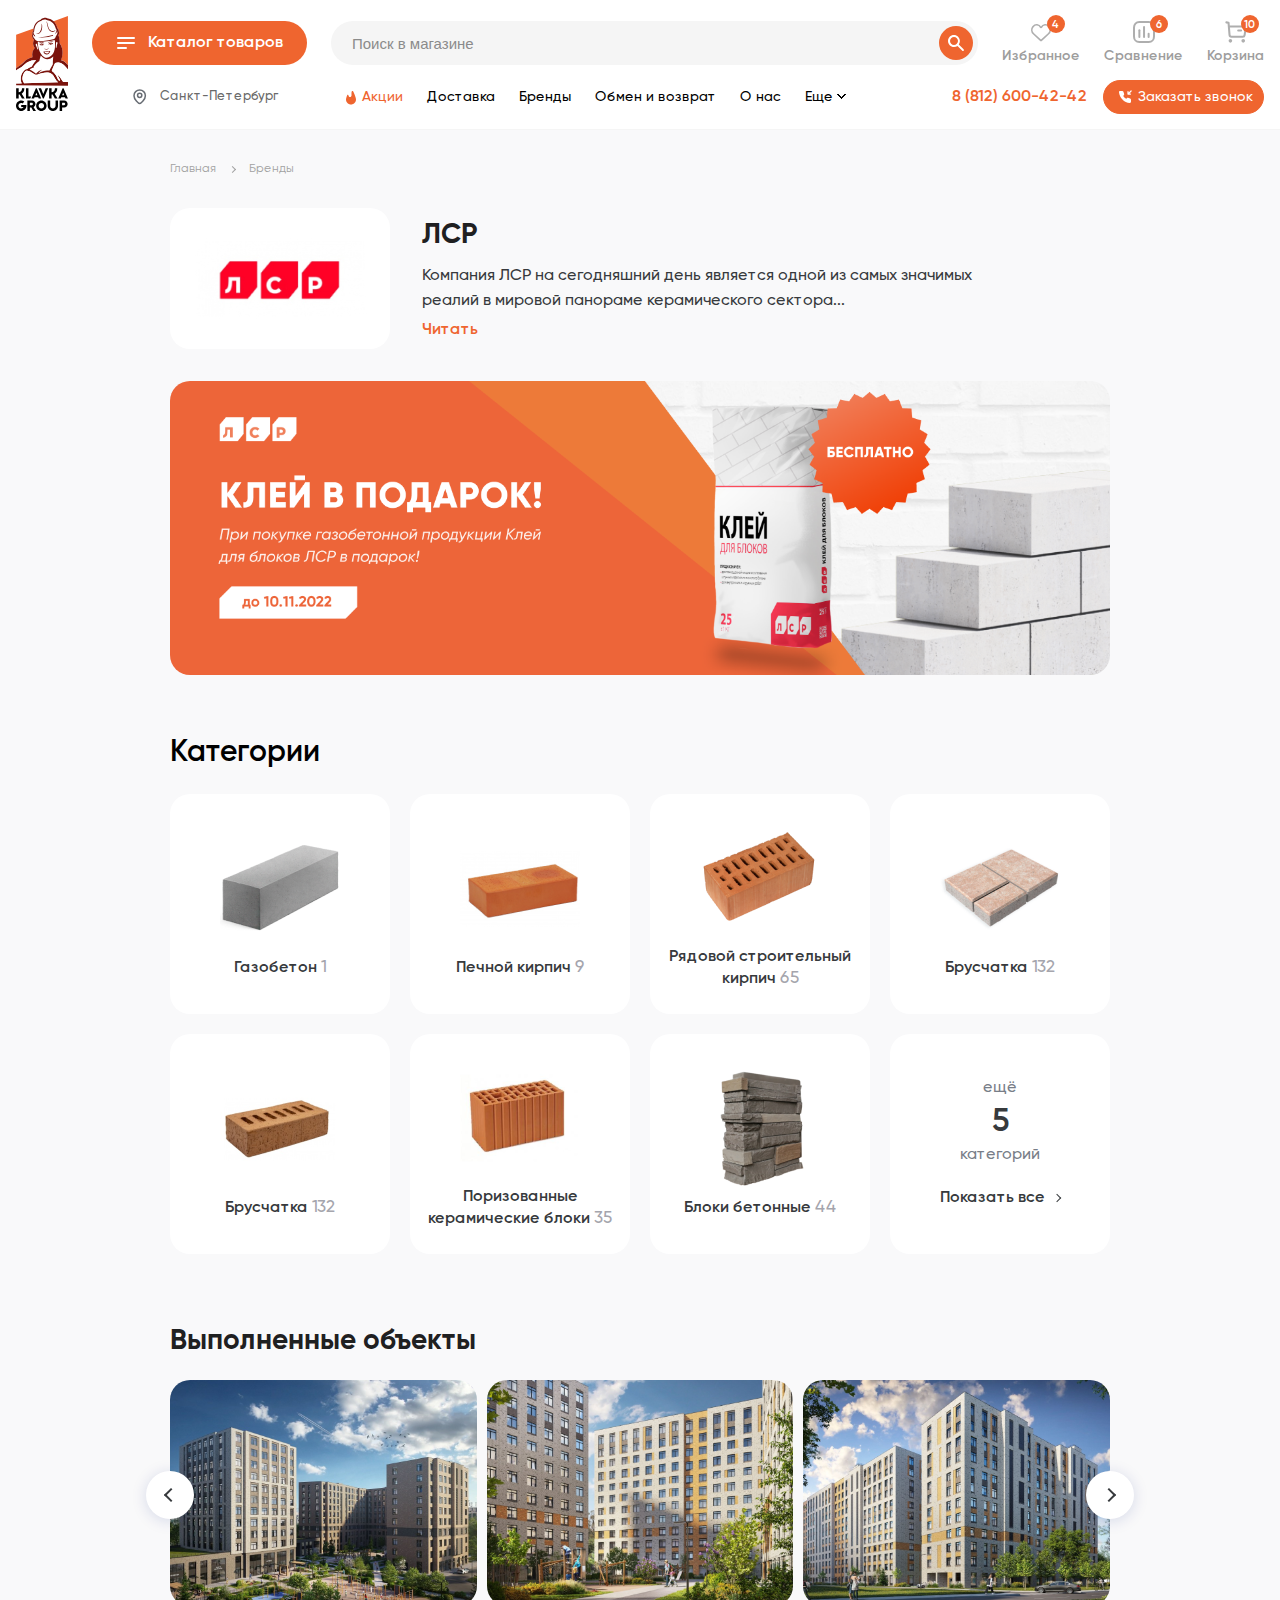
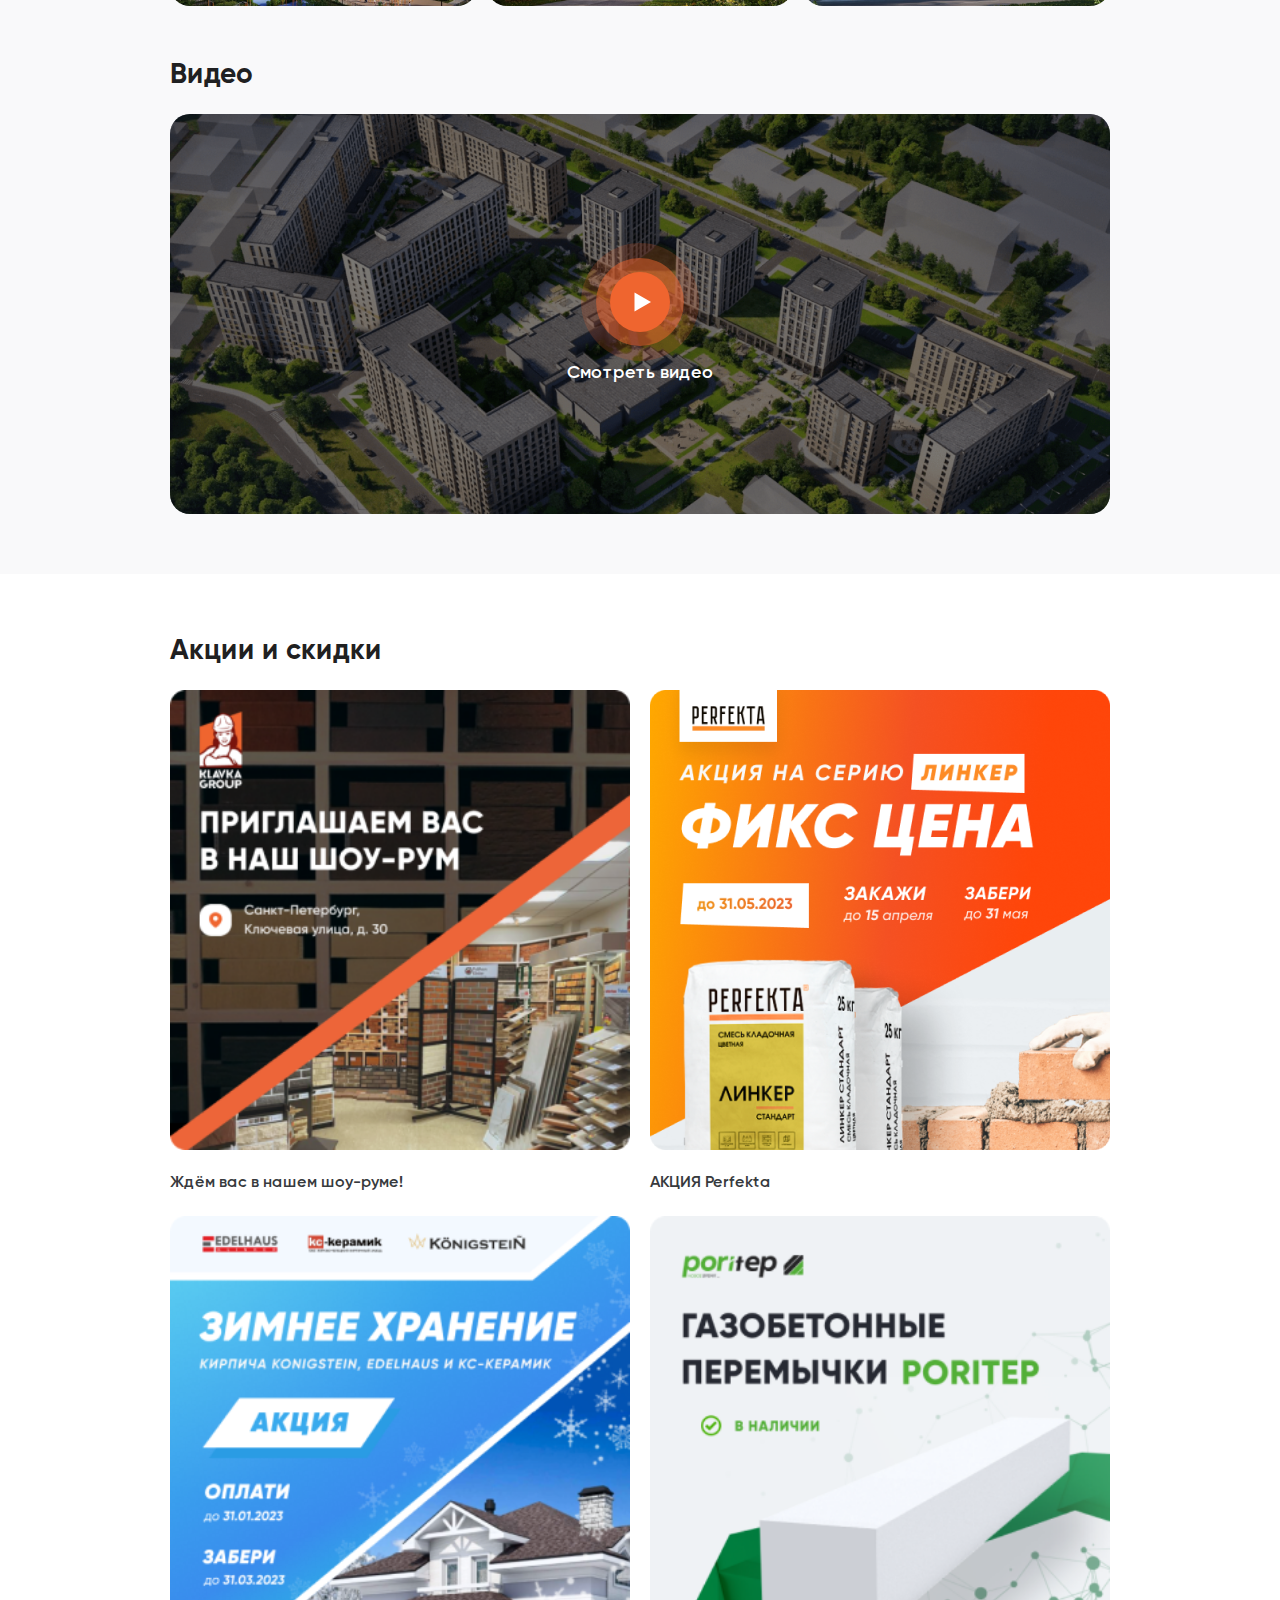
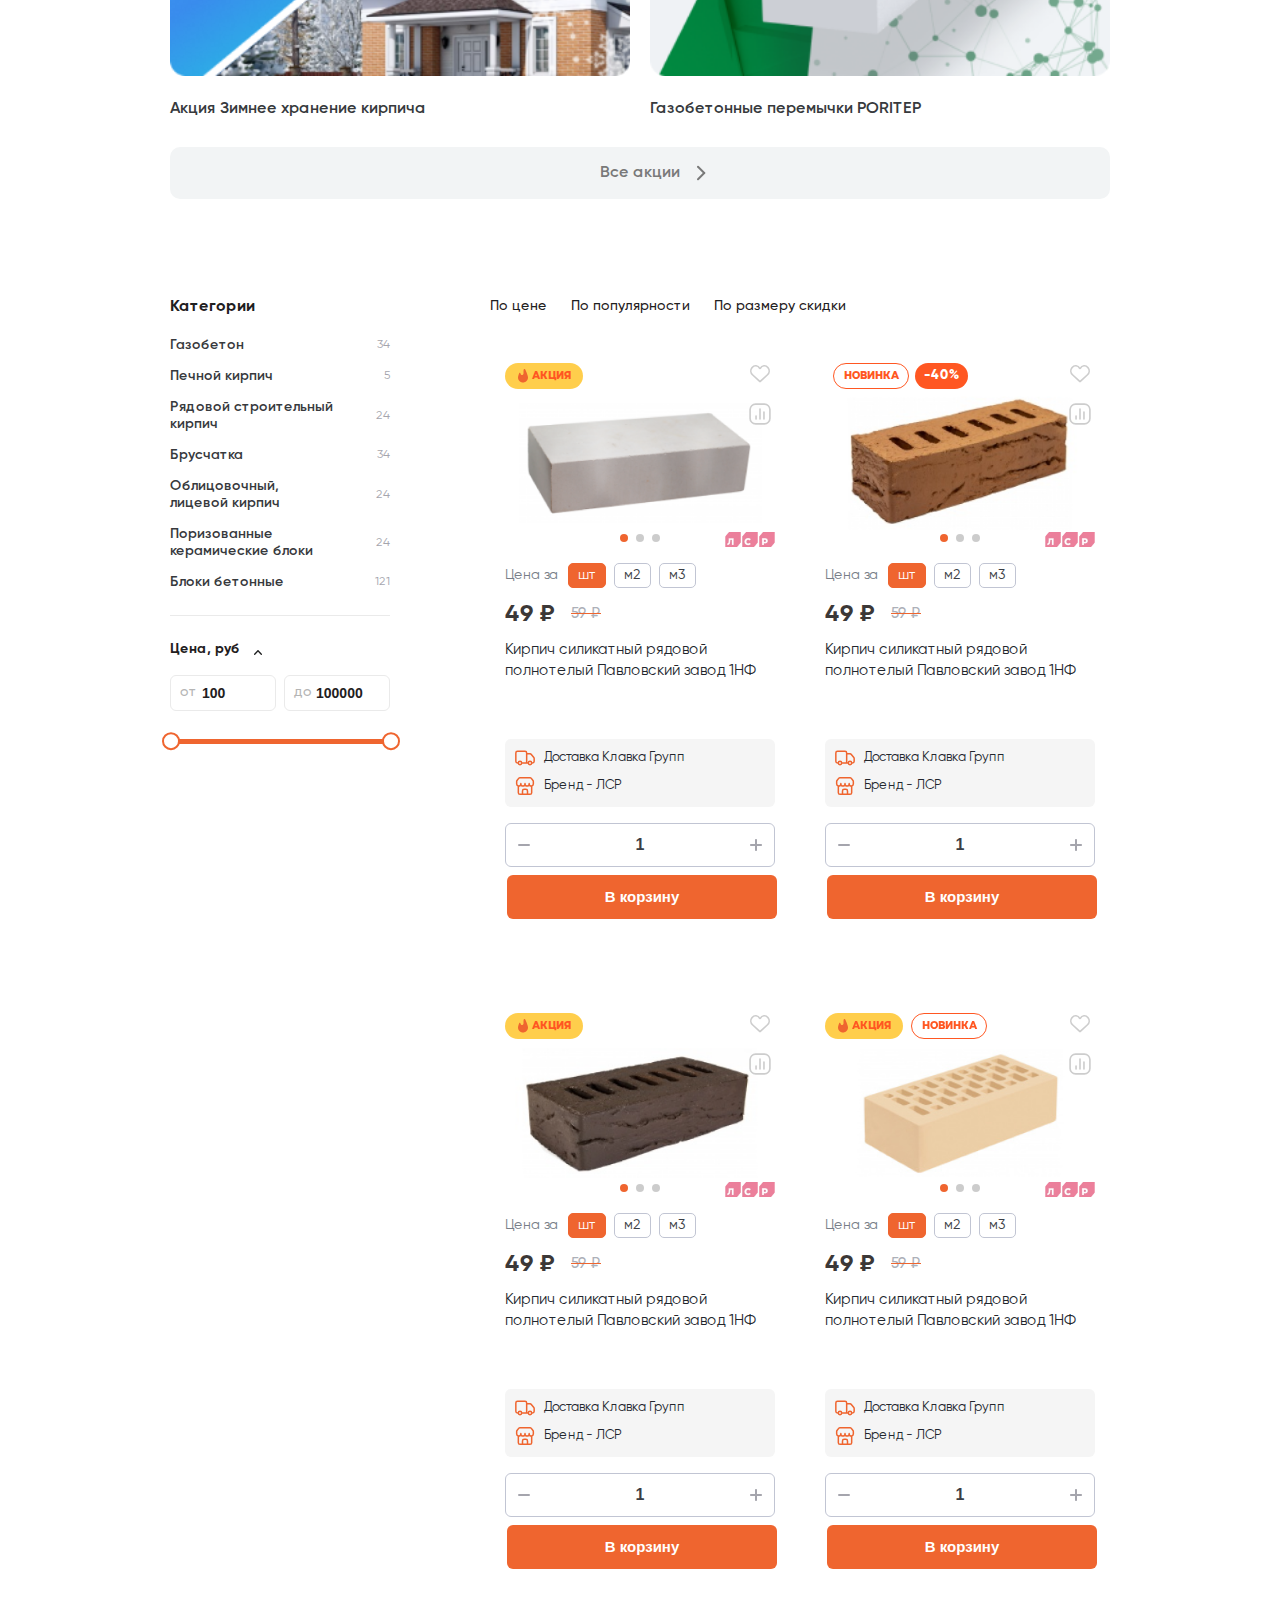
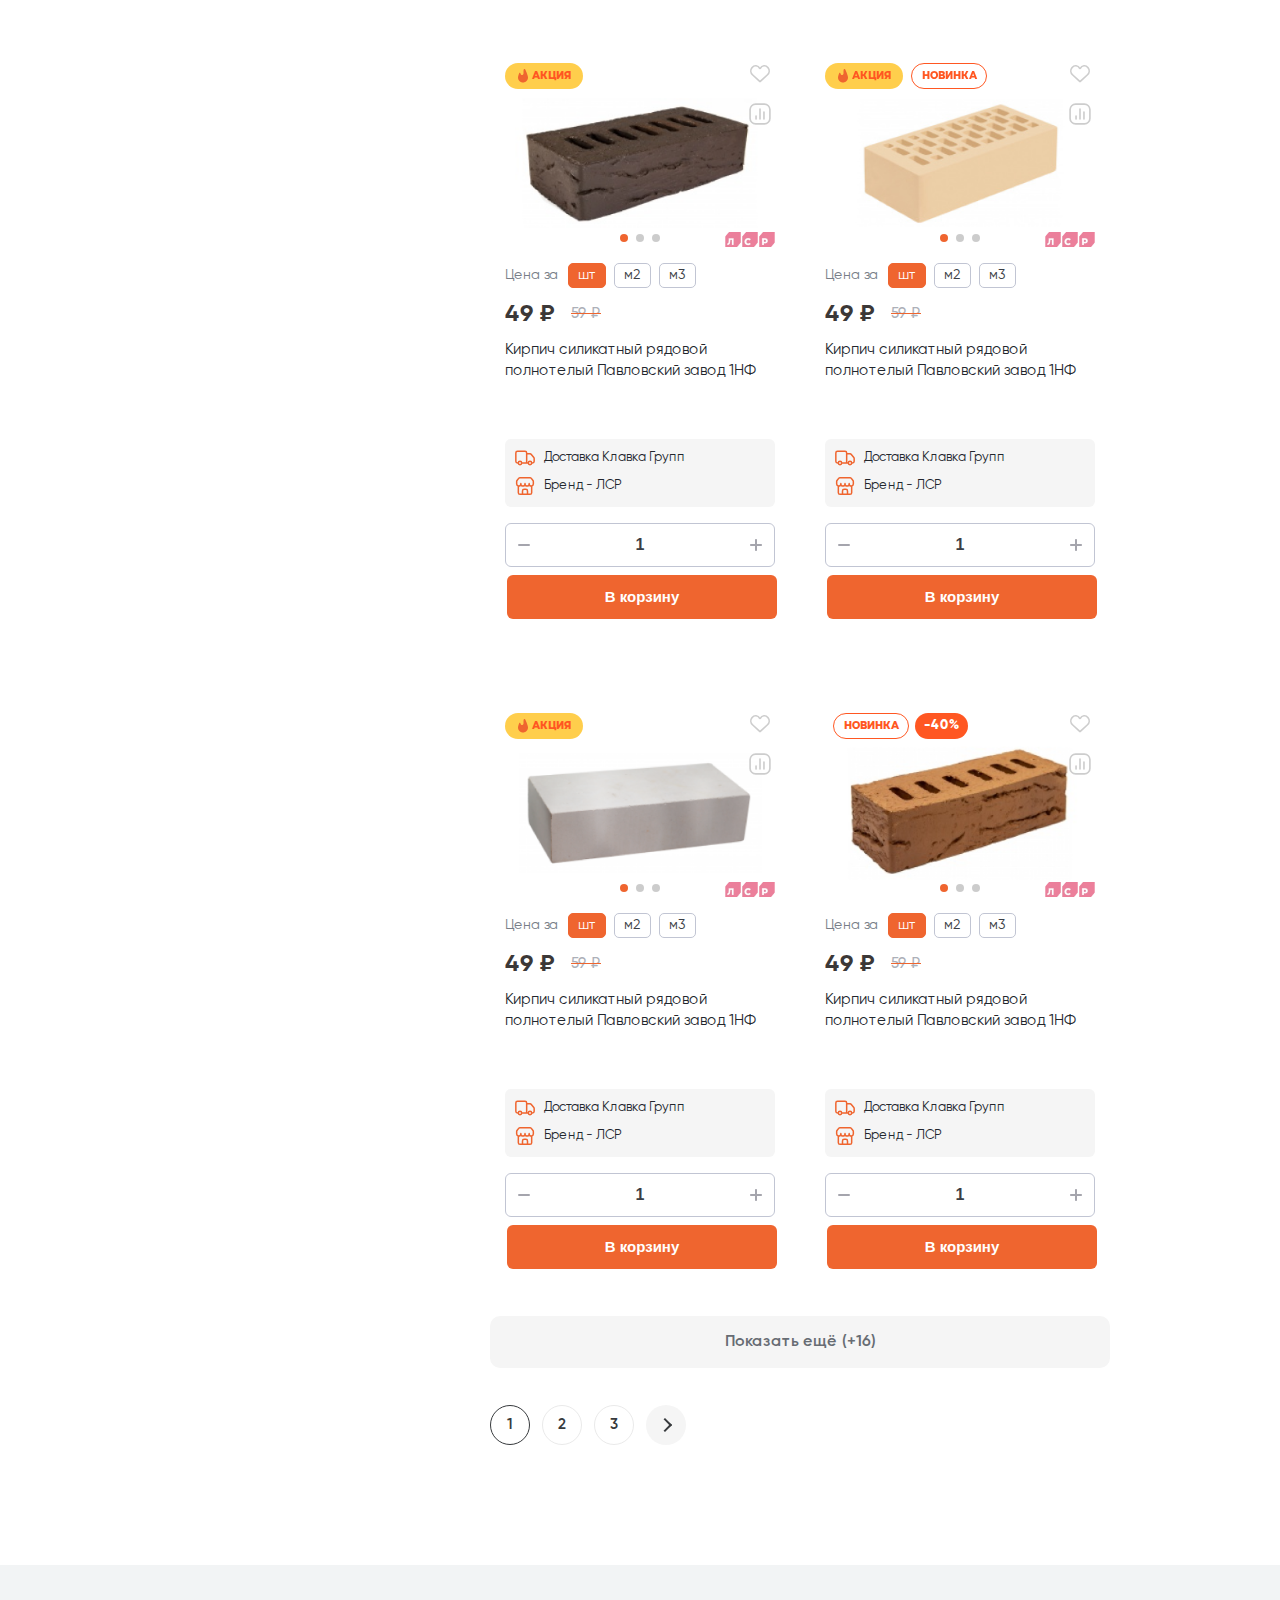
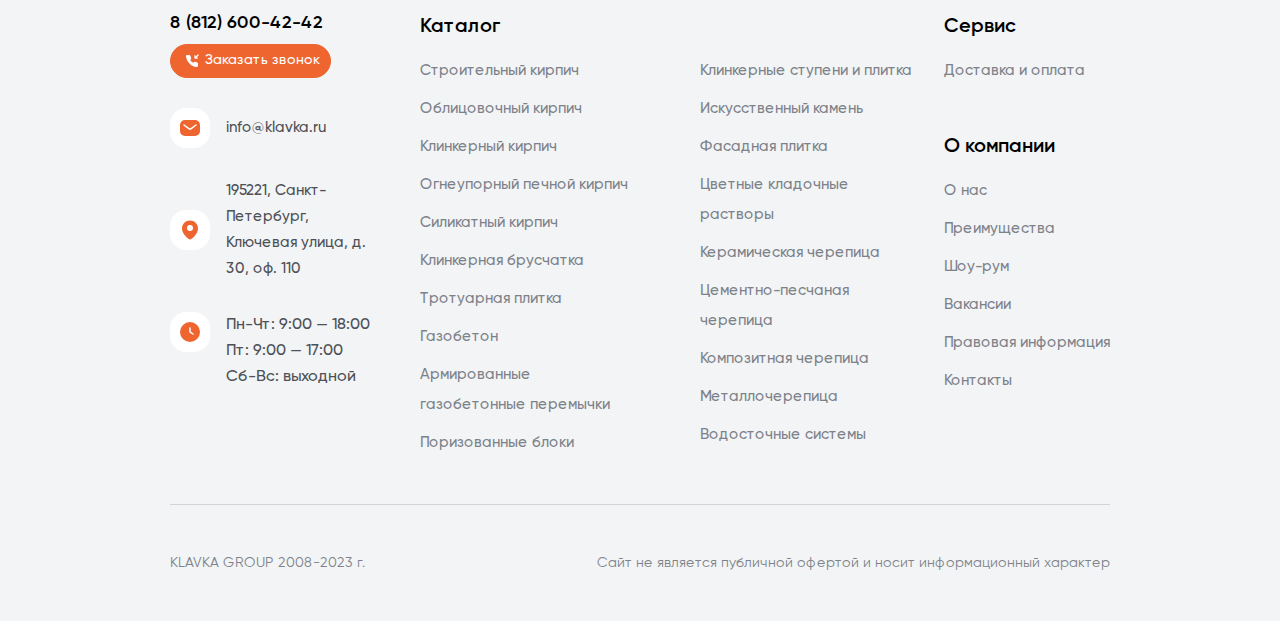
<file: brand-page.html>
<!DOCTYPE html>
<html lang="en">
<head>
    <meta charset="UTF-8">
    <meta name="viewport"
          content="width=device-width, user-scalable=no, initial-scale=1.0, maximum-scale=1.0, minimum-scale=1.0">
    <meta http-equiv="X-UA-Compatible" content="ie=edge">
    <title></title>
    <link rel="stylesheet" href="style.css">
</head>
<body class="fon-silver">

<header>
    <div class="container">
        <div class="header__main">
            <div class="open-menu">
                <span></span>
                <span></span>
                <span></span>
                <span></span>
            </div>
            <a href="#" class="header__logo">
                <img src="assets/img/logo.svg" class="head__logo" alt="logo">
                <img src="assets/img/logo-mob.svg" class="logo__mob" alt="logo">
                <img src="assets/img/logo-scr.svg" class="logo__scr" alt="logo">
            </a>
            <div class="menu-cnt">
                <div class="header__info">
                    <a href="#" class="catalog__goods open-menu-cat">
                        <i class="catalog__icon"></i>
                        <span>Каталог <b>товаров</b></span>
                    </a>
                    <div class="header__search">
                        <form>
                            <label>
                                <input type="text" placeholder="Поиск в магазине">
                                <button class="search__btn">
                                    <img src="assets/img/icons/search.svg" alt="search">
                                </button>
                            </label>
                        </form>
                    </div>
                    <div class="header__cont">
                        <a href="javascript:;" data-val="back-call" class="open_modal btn__phone">
                            <img src="assets/img/icons/phone.svg" alt="phone">
                            <span>Заказать звонок</span>
                        </a>
                        <a href="tel: 8 (812) 600-42-42" class="header__phone">8 (812) 600-42-42</a>
                    </div>
                    <div class="header__href">
                        <a href="#" class="header__fav">
                            <small>4</small>
                            <i class="icon heart"></i>
                            <span>Избранное</span>
                        </a>
                        <a href="#" class="header__fav">
                            <small>6</small>
                            <i class="icon chart"></i>
                            <span>Сравнение</span>
                        </a>
                        <a href="#" class="header__fav">
                            <small>10</small>
                            <i class="icon buy"></i>
                            <span>Корзина</span>
                        </a>
                    </div>
                </div>
                <div class="header__item">
                    <div class="header__about">
                        <a href="#" class="header__location">
                            <i class="icon location"></i>
                            <p>Санкт-Петербург</p>
                        </a>
                        <div class="header__menu">
                            <ul>
                                <li><a href="#"><img src="assets/img/icons/fier.svg" alt="icon"> Акции</a></li>
                                <li><a href="#">Доставка</a></li>
                                <li><a href="#">Бренды</a></li>
                                <li><a href="#">Обмен и возврат</a></li>
                                <li><a href="#">О нас</a></li>
                                <li>
                                    <a href="javascript:;">Еще</a>
                                    <ul class="submenu">
                                        <li><a href="#">Бренды</a></li>
                                        <li><a href="#">Доставка</a></li>
                                        <li><a href="#">О нас</a></li>
                                    </ul>
                                </li>
                            </ul>
                        </div>
                    </div>
                    <div class="header__cont">
                        <a href="tel: 8 (812) 600-42-42" class="header__phone">8 (812) 600-42-42</a>
                        <a href="javascript:;" data-val="back-call" class="open_modal btn__phone">
                            <img src="assets/img/icons/phone.svg" alt="phone">
                            <span>Заказать звонок</span>
                        </a>
                    </div>
                </div>
            </div>
            <a href="tel: 8 (812) 600-42-42" class="call__mob">
                <img src="assets/img/icons/phone2.svg" alt="svg">
            </a>
        </div>
        <div class="min-block-catalog">
            <div class="block-catalog__close">
                <img src="assets/img/close.svg" alt="icon">
            </div>
            <div class="cat-menu__cnt">
                <div class="block-inp__mov">
                    <label>
                        <button class="block-inp__search"><img src="assets/img/icons/Search2.svg" alt="search"></button>
                        <input type="text" placeholder="Поиск в магазине">
                    </label>
                </div>
                <ul>
                    <li>
                        <a href="#">
                            <div class="menu__icon">
                                <img src="assets/img/prod1.png" alt="png">
                            </div>
                            <span>Кирпич</span>
                        </a>
                        <div class="cat-menu__box">
                            <div class="for-back-block">
                                <div class="go-back__menu"></div>
                                <h3>Кирпич</h3>
                                <div class="go-back__menu close__cirp"><img src="assets/img/close.svg" alt="icon"></div>
                            </div>
                            <div class="cat-menu__block">
                                <div class="cat-menu__fl">
                                    <div class="cat-menu__info">
                                        <div class="cat-menu__href">
                                            <ul>
                                                <li><a href="#">Рядовой строительный кирпич</a></li>
                                                <li><a href="#">Облицовочный/лицевой кирпич</a></li>
                                                <li><a href="#">Клинкерный кирпич</a></li>
                                                <li><a href="#">Печной кирпич</a></li>
                                                <li><a href="#">Силикатный кирпич</a></li>
                                            </ul>
                                        </div>
                                    </div>
                                    <div class="cat-discounts">
                                        <div class="cat-discounts__photo">
                                            <img src="assets/img/cat1.png" alt="png">
                                        </div>
                                        <p>
                                            Скидки до 20% на лицевой кирпич
                                        </p>
                                    </div>
                                </div>
                                <div class="cat-menu__part">
                                    <div class="swiper cat-part__slid">
                                        <div class="swiper-wrapper">
                                            <div class="swiper-slide">
                                                <a href="#" class="cat-part__logo"><img src="assets/img/cat-card1.png" alt="logo"></a>
                                            </div>
                                            <div class="swiper-slide">
                                                <a href="#" class="cat-part__logo"><img src="assets/img/cat-card2.png" alt="logo"></a>
                                            </div>
                                            <div class="swiper-slide">
                                                <a href="#" class="cat-part__logo"><img src="assets/img/cat-card3.png" alt="logo"></a>
                                            </div>
                                            <div class="swiper-slide">
                                                <a href="#" class="cat-part__logo"><img src="assets/img/cat-card4.png" alt="logo"></a>
                                            </div>
                                            <div class="swiper-slide">
                                                <a href="#" class="cat-part__logo"><img src="assets/img/cat-card5.png" alt="logo"></a>
                                            </div>
                                            <div class="swiper-slide">
                                                <a href="#" class="cat-part__logo"><img src="assets/img/cat-card6.png" alt="logo"></a>
                                            </div>
                                            <div class="swiper-slide">
                                                <a href="#" class="cat-part__logo"><img src="assets/img/cat-card3.png" alt="logo"></a>
                                            </div>
                                            <div class="swiper-slide">
                                                <a href="#" class="cat-part__logo"><img src="assets/img/cat-card4.png" alt="logo"></a>
                                            </div>
                                        </div>
                                    </div>
                                    <div class="cat-part-prev swiper-button-prev"></div>
                                    <div class="cat-part-next swiper-button-next"></div>
                                </div>
                            </div>
                        </div>
                    </li>
                    <li>
                        <a href="#">
                            <div class="menu__icon">
                                <img src="assets/img/prod2.png" alt="png">
                            </div>
                            <span>Строительные блоки, газобетон, перемычки</span>
                        </a>
                        <div class="cat-menu__box">
                            <div class="for-back-block">
                                <div class="go-back__menu"></div>
                                <h3>Строительные блоки, газобетон, перемычки</h3>
                                <div class="go-back__menu close__cirp"><img src="assets/img/close.svg" alt="icon"></div>
                            </div>
                            <div class="cat-menu__block">
                                <div class="cat-menu__fl">
                                    <div class="cat-menu__info">
                                        <div class="cat-menu__href">
                                            <ul>
                                                <li><a href="#">Газобетон</a></li>
                                                <li><a href="#">Газобетонные перемычки</a></li>
                                                <li><a href="#">Блоки бетонные</a></li>
                                                <li><a href="#">Керамзитобетон</a></li>
                                                <li><a href="#">Поризованные керамические блоки</a></li>
                                            </ul>
                                        </div>
                                    </div>
                                    <div class="cat-discounts">
                                        <div class="cat-discounts__photo">
                                            <img src="assets/img/cat1.png" alt="png">
                                        </div>
                                        <p>
                                            Скидки до 20% на лицевой кирпич
                                        </p>
                                    </div>
                                </div>
                                <div class="cat-menu__part">
                                    <div class="swiper cat-part__slid">
                                        <div class="swiper-wrapper">
                                            <div class="swiper-slide">
                                                <a href="#" class="cat-part__logo"><img src="assets/img/cat-card1.png" alt="logo"></a>
                                            </div>
                                            <div class="swiper-slide">
                                                <a href="#" class="cat-part__logo"><img src="assets/img/cat-card2.png" alt="logo"></a>
                                            </div>
                                            <div class="swiper-slide">
                                                <a href="#" class="cat-part__logo"><img src="assets/img/cat-card3.png" alt="logo"></a>
                                            </div>
                                            <div class="swiper-slide">
                                                <a href="#" class="cat-part__logo"><img src="assets/img/cat-card4.png" alt="logo"></a>
                                            </div>
                                            <div class="swiper-slide">
                                                <a href="#" class="cat-part__logo"><img src="assets/img/cat-card5.png" alt="logo"></a>
                                            </div>
                                            <div class="swiper-slide">
                                                <a href="#" class="cat-part__logo"><img src="assets/img/cat-card6.png" alt="logo"></a>
                                            </div>
                                            <div class="swiper-slide">
                                                <a href="#" class="cat-part__logo"><img src="assets/img/cat-card3.png" alt="logo"></a>
                                            </div>
                                            <div class="swiper-slide">
                                                <a href="#" class="cat-part__logo"><img src="assets/img/cat-card4.png" alt="logo"></a>
                                            </div>
                                        </div>
                                    </div>
                                    <div class="cat-part-prev swiper-button-prev"></div>
                                    <div class="cat-part-next swiper-button-next"></div>
                                </div>
                            </div>
                        </div>
                    </li>
                    <li>
                        <a href="#">
                            <div class="menu__icon">
                                <img src="assets/img/prod3.png" alt="png">
                            </div>
                            <span>Фасадная плитка, отделка, декор</span>
                        </a>
                        <div class="cat-menu__box">
                            <div class="for-back-block">
                                <div class="go-back__menu"></div>
                                <h3>Фасадная плитка, отделка, декор</h3>
                                <div class="go-back__menu close__cirp"><img src="assets/img/close.svg" alt="icon"></div>
                            </div>
                            <div class="cat-menu__block">
                                <div class="cat-menu__fl">
                                    <div class="cat-menu__info">
                                        <div class="cat-menu__href">
                                            <ul>
                                                <li><a href="#">Фасадная плитка под кирпич</a></li>
                                                <li><a href="#">Клинкерная плитка для фасада</a></li>
                                                <li><a href="#">Термопанели</a></li>
                                                <li><a href="#">Сайдинг</a></li>
                                                <li><a href="#">Штукатурный фасад</a></li>
                                                <li><a href="#">Цокольная плитка</a></li>
                                                <li><a href="#">Клинкерные подоконники и водоотливы</a></li>
                                            </ul>
                                        </div>
                                    </div>
                                    <div class="cat-discounts">
                                        <div class="cat-discounts__photo">
                                            <img src="assets/img/cat1.png" alt="png">
                                        </div>
                                        <p>
                                            Скидки до 20% на лицевой кирпич
                                        </p>
                                    </div>
                                </div>
                                <div class="cat-menu__part">
                                    <div class="swiper cat-part__slid">
                                        <div class="swiper-wrapper">
                                            <div class="swiper-slide">
                                                <a href="#" class="cat-part__logo"><img src="assets/img/cat-card1.png" alt="logo"></a>
                                            </div>
                                            <div class="swiper-slide">
                                                <a href="#" class="cat-part__logo"><img src="assets/img/cat-card2.png" alt="logo"></a>
                                            </div>
                                            <div class="swiper-slide">
                                                <a href="#" class="cat-part__logo"><img src="assets/img/cat-card3.png" alt="logo"></a>
                                            </div>
                                            <div class="swiper-slide">
                                                <a href="#" class="cat-part__logo"><img src="assets/img/cat-card4.png" alt="logo"></a>
                                            </div>
                                            <div class="swiper-slide">
                                                <a href="#" class="cat-part__logo"><img src="assets/img/cat-card5.png" alt="logo"></a>
                                            </div>
                                            <div class="swiper-slide">
                                                <a href="#" class="cat-part__logo"><img src="assets/img/cat-card6.png" alt="logo"></a>
                                            </div>
                                            <div class="swiper-slide">
                                                <a href="#" class="cat-part__logo"><img src="assets/img/cat-card3.png" alt="logo"></a>
                                            </div>
                                            <div class="swiper-slide">
                                                <a href="#" class="cat-part__logo"><img src="assets/img/cat-card4.png" alt="logo"></a>
                                            </div>
                                        </div>
                                    </div>
                                    <div class="cat-part-prev swiper-button-prev"></div>
                                    <div class="cat-part-next swiper-button-next"></div>
                                </div>
                            </div>
                        </div>
                    </li>
                    <li>
                        <a href="#">
                            <div class="menu__icon">
                                <img src="assets/img/prod4.png" alt="png">
                            </div>
                            <span>Натуральный и искусственный камень</span>
                        </a>
                        <div class="cat-menu__box">
                            <div class="for-back-block">
                                <div class="go-back__menu"></div>
                                <h3>Натуральный и искусственный камень</h3>
                                <div class="go-back__menu close__cirp"><img src="assets/img/close.svg" alt="icon"></div>
                            </div>
                            <div class="cat-menu__block">
                                <div class="cat-menu__fl">
                                    <div class="cat-menu__info">
                                        <div class="cat-menu__href">
                                            <ul>
                                                <li><a href="#">Искусственный камень для отделки</a></li>
                                                <li><a href="#">Натуральный камень для отделки</a></li>
                                            </ul>
                                        </div>
                                    </div>
                                    <div class="cat-discounts">
                                        <div class="cat-discounts__photo">
                                            <img src="assets/img/cat1.png" alt="png">
                                        </div>
                                        <p>
                                            Скидки до 20% на лицевой кирпич
                                        </p>
                                    </div>
                                </div>
                                <div class="cat-menu__part">
                                    <div class="swiper cat-part__slid">
                                        <div class="swiper-wrapper">
                                            <div class="swiper-slide">
                                                <a href="#" class="cat-part__logo"><img src="assets/img/cat-card1.png" alt="logo"></a>
                                            </div>
                                            <div class="swiper-slide">
                                                <a href="#" class="cat-part__logo"><img src="assets/img/cat-card2.png" alt="logo"></a>
                                            </div>
                                            <div class="swiper-slide">
                                                <a href="#" class="cat-part__logo"><img src="assets/img/cat-card3.png" alt="logo"></a>
                                            </div>
                                            <div class="swiper-slide">
                                                <a href="#" class="cat-part__logo"><img src="assets/img/cat-card4.png" alt="logo"></a>
                                            </div>
                                            <div class="swiper-slide">
                                                <a href="#" class="cat-part__logo"><img src="assets/img/cat-card5.png" alt="logo"></a>
                                            </div>
                                            <div class="swiper-slide">
                                                <a href="#" class="cat-part__logo"><img src="assets/img/cat-card6.png" alt="logo"></a>
                                            </div>
                                            <div class="swiper-slide">
                                                <a href="#" class="cat-part__logo"><img src="assets/img/cat-card3.png" alt="logo"></a>
                                            </div>
                                            <div class="swiper-slide">
                                                <a href="#" class="cat-part__logo"><img src="assets/img/cat-card4.png" alt="logo"></a>
                                            </div>
                                        </div>
                                    </div>
                                    <div class="cat-part-prev swiper-button-prev"></div>
                                    <div class="cat-part-next swiper-button-next"></div>
                                </div>
                            </div>
                        </div>
                    </li>
                    <li>
                        <a href="#">
                            <div class="menu__icon">
                                <img src="assets/img/prod5.png" alt="png">
                            </div>
                            <span>Смеси строительные, клеи, затирки</span>
                        </a>
                        <div class="cat-menu__box">
                            <div class="for-back-block">
                                <div class="go-back__menu"></div>
                                <h3>Смеси строительные, клеи, затирки</h3>
                                <div class="go-back__menu close__cirp"><img src="assets/img/close.svg" alt="icon"></div>
                            </div>
                            <div class="cat-menu__block">
                                <div class="cat-menu__fl">
                                    <div class="cat-menu__info">
                                        <div class="cat-menu__href">
                                            <ul>
                                                <li><a href="#">Искусственный камень для отделки</a></li>
                                                <li><a href="#">Натуральный камень для отделки</a></li>
                                            </ul>
                                        </div>
                                    </div>
                                    <div class="cat-discounts">
                                        <div class="cat-discounts__photo">
                                            <img src="assets/img/cat1.png" alt="png">
                                        </div>
                                        <p>
                                            Скидки до 20% на лицевой кирпич
                                        </p>
                                    </div>
                                </div>
                                <div class="cat-menu__part">
                                    <div class="swiper cat-part__slid">
                                        <div class="swiper-wrapper">
                                            <div class="swiper-slide">
                                                <a href="#" class="cat-part__logo"><img src="assets/img/cat-card1.png" alt="logo"></a>
                                            </div>
                                            <div class="swiper-slide">
                                                <a href="#" class="cat-part__logo"><img src="assets/img/cat-card2.png" alt="logo"></a>
                                            </div>
                                            <div class="swiper-slide">
                                                <a href="#" class="cat-part__logo"><img src="assets/img/cat-card3.png" alt="logo"></a>
                                            </div>
                                            <div class="swiper-slide">
                                                <a href="#" class="cat-part__logo"><img src="assets/img/cat-card4.png" alt="logo"></a>
                                            </div>
                                            <div class="swiper-slide">
                                                <a href="#" class="cat-part__logo"><img src="assets/img/cat-card5.png" alt="logo"></a>
                                            </div>
                                            <div class="swiper-slide">
                                                <a href="#" class="cat-part__logo"><img src="assets/img/cat-card6.png" alt="logo"></a>
                                            </div>
                                            <div class="swiper-slide">
                                                <a href="#" class="cat-part__logo"><img src="assets/img/cat-card3.png" alt="logo"></a>
                                            </div>
                                            <div class="swiper-slide">
                                                <a href="#" class="cat-part__logo"><img src="assets/img/cat-card4.png" alt="logo"></a>
                                            </div>
                                        </div>
                                    </div>
                                    <div class="cat-part-prev swiper-button-prev"></div>
                                    <div class="cat-part-next swiper-button-next"></div>
                                </div>
                            </div>
                        </div>
                    </li>
                    <li>
                        <a href="#">
                            <div class="menu__icon">
                                <img src="assets/img/prod6.png" alt="png">
                            </div>
                            <span>Крепление кирпичной кладки, армирование</span>
                        </a>
                        <div class="cat-menu__box">
                            <div class="for-back-block">
                                <div class="go-back__menu"></div>
                                <h3>Смеси строительные, клеи, затирки</h3>
                                <div class="go-back__menu close__cirp"><img src="assets/img/close.svg" alt="icon"></div>
                            </div>
                            <div class="cat-menu__block">
                                <div class="cat-menu__fl">
                                    <div class="cat-menu__info">
                                        <div class="cat-menu__href">
                                            <ul>
                                                <li><a href="#">Искусственный камень для отделки</a></li>
                                                <li><a href="#">Натуральный камень для отделки</a></li>
                                            </ul>
                                        </div>
                                    </div>
                                    <div class="cat-discounts">
                                        <div class="cat-discounts__photo">
                                            <img src="assets/img/cat1.png" alt="png">
                                        </div>
                                        <p>
                                            Скидки до 20% на лицевой кирпич
                                        </p>
                                    </div>
                                </div>
                                <div class="cat-menu__part">
                                    <div class="swiper cat-part__slid">
                                        <div class="swiper-wrapper">
                                            <div class="swiper-slide">
                                                <a href="#" class="cat-part__logo"><img src="assets/img/cat-card1.png" alt="logo"></a>
                                            </div>
                                            <div class="swiper-slide">
                                                <a href="#" class="cat-part__logo"><img src="assets/img/cat-card2.png" alt="logo"></a>
                                            </div>
                                            <div class="swiper-slide">
                                                <a href="#" class="cat-part__logo"><img src="assets/img/cat-card3.png" alt="logo"></a>
                                            </div>
                                            <div class="swiper-slide">
                                                <a href="#" class="cat-part__logo"><img src="assets/img/cat-card4.png" alt="logo"></a>
                                            </div>
                                            <div class="swiper-slide">
                                                <a href="#" class="cat-part__logo"><img src="assets/img/cat-card5.png" alt="logo"></a>
                                            </div>
                                            <div class="swiper-slide">
                                                <a href="#" class="cat-part__logo"><img src="assets/img/cat-card6.png" alt="logo"></a>
                                            </div>
                                            <div class="swiper-slide">
                                                <a href="#" class="cat-part__logo"><img src="assets/img/cat-card3.png" alt="logo"></a>
                                            </div>
                                            <div class="swiper-slide">
                                                <a href="#" class="cat-part__logo"><img src="assets/img/cat-card4.png" alt="logo"></a>
                                            </div>
                                        </div>
                                    </div>
                                    <div class="cat-part-prev swiper-button-prev"></div>
                                    <div class="cat-part-next swiper-button-next"></div>
                                </div>
                            </div>
                        </div>
                    </li>
                    <li>
                        <a href="#">
                            <div class="menu__icon">
                                <img src="assets/img/prod7.png" alt="png">
                            </div>
                            <span>Черепица и кровельные покрытия</span>
                        </a>
                        <div class="cat-menu__box">
                            <div class="for-back-block">
                                <div class="go-back__menu"></div>
                                <h3>Смеси строительные, клеи, затирки</h3>
                                <div class="go-back__menu close__cirp"><img src="assets/img/close.svg" alt="icon"></div>
                            </div>
                            <div class="cat-menu__block">
                                <div class="cat-menu__fl">
                                    <div class="cat-menu__info">
                                        <div class="cat-menu__href">
                                            <ul>
                                                <li><a href="#">Искусственный камень для отделки</a></li>
                                                <li><a href="#">Натуральный камень для отделки</a></li>
                                            </ul>
                                        </div>
                                    </div>
                                    <div class="cat-discounts">
                                        <div class="cat-discounts__photo">
                                            <img src="assets/img/cat1.png" alt="png">
                                        </div>
                                        <p>
                                            Скидки до 20% на лицевой кирпич
                                        </p>
                                    </div>
                                </div>
                                <div class="cat-menu__part">
                                    <div class="swiper cat-part__slid">
                                        <div class="swiper-wrapper">
                                            <div class="swiper-slide">
                                                <a href="#" class="cat-part__logo"><img src="assets/img/cat-card1.png" alt="logo"></a>
                                            </div>
                                            <div class="swiper-slide">
                                                <a href="#" class="cat-part__logo"><img src="assets/img/cat-card2.png" alt="logo"></a>
                                            </div>
                                            <div class="swiper-slide">
                                                <a href="#" class="cat-part__logo"><img src="assets/img/cat-card3.png" alt="logo"></a>
                                            </div>
                                            <div class="swiper-slide">
                                                <a href="#" class="cat-part__logo"><img src="assets/img/cat-card4.png" alt="logo"></a>
                                            </div>
                                            <div class="swiper-slide">
                                                <a href="#" class="cat-part__logo"><img src="assets/img/cat-card5.png" alt="logo"></a>
                                            </div>
                                            <div class="swiper-slide">
                                                <a href="#" class="cat-part__logo"><img src="assets/img/cat-card6.png" alt="logo"></a>
                                            </div>
                                            <div class="swiper-slide">
                                                <a href="#" class="cat-part__logo"><img src="assets/img/cat-card3.png" alt="logo"></a>
                                            </div>
                                            <div class="swiper-slide">
                                                <a href="#" class="cat-part__logo"><img src="assets/img/cat-card4.png" alt="logo"></a>
                                            </div>
                                        </div>
                                    </div>
                                    <div class="cat-part-prev swiper-button-prev"></div>
                                    <div class="cat-part-next swiper-button-next"></div>
                                </div>
                            </div>
                        </div>
                    </li>
                    <li>
                        <a href="#">
                            <div class="menu__icon">
                                <img src="assets/img/prod8.png" alt="png">
                            </div>
                            <span>Кровельные системы, вентиляционные каналы</span>
                        </a>
                        <div class="cat-menu__box">
                            <div class="for-back-block">
                                <div class="go-back__menu"></div>
                                <h3>Смеси строительные, клеи, затирки</h3>
                                <div class="go-back__menu close__cirp"><img src="assets/img/close.svg" alt="icon"></div>
                            </div>
                            <div class="cat-menu__block">
                                <div class="cat-menu__fl">
                                    <div class="cat-menu__info">
                                        <div class="cat-menu__href">
                                            <ul>
                                                <li><a href="#">Искусственный камень для отделки</a></li>
                                                <li><a href="#">Натуральный камень для отделки</a></li>
                                            </ul>
                                        </div>
                                    </div>
                                    <div class="cat-discounts">
                                        <div class="cat-discounts__photo">
                                            <img src="assets/img/cat1.png" alt="png">
                                        </div>
                                        <p>
                                            Скидки до 20% на лицевой кирпич
                                        </p>
                                    </div>
                                </div>
                                <div class="cat-menu__part">
                                    <div class="swiper cat-part__slid">
                                        <div class="swiper-wrapper">
                                            <div class="swiper-slide">
                                                <a href="#" class="cat-part__logo"><img src="assets/img/cat-card1.png" alt="logo"></a>
                                            </div>
                                            <div class="swiper-slide">
                                                <a href="#" class="cat-part__logo"><img src="assets/img/cat-card2.png" alt="logo"></a>
                                            </div>
                                            <div class="swiper-slide">
                                                <a href="#" class="cat-part__logo"><img src="assets/img/cat-card3.png" alt="logo"></a>
                                            </div>
                                            <div class="swiper-slide">
                                                <a href="#" class="cat-part__logo"><img src="assets/img/cat-card4.png" alt="logo"></a>
                                            </div>
                                            <div class="swiper-slide">
                                                <a href="#" class="cat-part__logo"><img src="assets/img/cat-card5.png" alt="logo"></a>
                                            </div>
                                            <div class="swiper-slide">
                                                <a href="#" class="cat-part__logo"><img src="assets/img/cat-card6.png" alt="logo"></a>
                                            </div>
                                            <div class="swiper-slide">
                                                <a href="#" class="cat-part__logo"><img src="assets/img/cat-card3.png" alt="logo"></a>
                                            </div>
                                            <div class="swiper-slide">
                                                <a href="#" class="cat-part__logo"><img src="assets/img/cat-card4.png" alt="logo"></a>
                                            </div>
                                        </div>
                                    </div>
                                    <div class="cat-part-prev swiper-button-prev"></div>
                                    <div class="cat-part-next swiper-button-next"></div>
                                </div>
                            </div>
                        </div>
                    </li>
                    <li>
                        <a href="#">
                            <div class="menu__icon">
                                <img src="assets/img/prod9.png" alt="png">
                            </div>
                            <span>Брусчатка и тротуарная плитка</span>
                        </a>
                        <div class="cat-menu__box">
                            <div class="for-back-block">
                                <div class="go-back__menu"></div>
                                <h3>Смеси строительные, клеи, затирки</h3>
                                <div class="go-back__menu close__cirp"><img src="assets/img/close.svg" alt="icon"></div>
                            </div>
                            <div class="cat-menu__block">
                                <div class="cat-menu__fl">
                                    <div class="cat-menu__info">
                                        <div class="cat-menu__href">
                                            <ul>
                                                <li><a href="#">Искусственный камень для отделки</a></li>
                                                <li><a href="#">Натуральный камень для отделки</a></li>
                                            </ul>
                                        </div>
                                    </div>
                                    <div class="cat-discounts">
                                        <div class="cat-discounts__photo">
                                            <img src="assets/img/cat1.png" alt="png">
                                        </div>
                                        <p>
                                            Скидки до 20% на лицевой кирпич
                                        </p>
                                    </div>
                                </div>
                                <div class="cat-menu__part">
                                    <div class="swiper cat-part__slid">
                                        <div class="swiper-wrapper">
                                            <div class="swiper-slide">
                                                <a href="#" class="cat-part__logo"><img src="assets/img/cat-card1.png" alt="logo"></a>
                                            </div>
                                            <div class="swiper-slide">
                                                <a href="#" class="cat-part__logo"><img src="assets/img/cat-card2.png" alt="logo"></a>
                                            </div>
                                            <div class="swiper-slide">
                                                <a href="#" class="cat-part__logo"><img src="assets/img/cat-card3.png" alt="logo"></a>
                                            </div>
                                            <div class="swiper-slide">
                                                <a href="#" class="cat-part__logo"><img src="assets/img/cat-card4.png" alt="logo"></a>
                                            </div>
                                            <div class="swiper-slide">
                                                <a href="#" class="cat-part__logo"><img src="assets/img/cat-card5.png" alt="logo"></a>
                                            </div>
                                            <div class="swiper-slide">
                                                <a href="#" class="cat-part__logo"><img src="assets/img/cat-card6.png" alt="logo"></a>
                                            </div>
                                            <div class="swiper-slide">
                                                <a href="#" class="cat-part__logo"><img src="assets/img/cat-card3.png" alt="logo"></a>
                                            </div>
                                            <div class="swiper-slide">
                                                <a href="#" class="cat-part__logo"><img src="assets/img/cat-card4.png" alt="logo"></a>
                                            </div>
                                        </div>
                                    </div>
                                    <div class="cat-part-prev swiper-button-prev"></div>
                                    <div class="cat-part-next swiper-button-next"></div>
                                </div>
                            </div>
                        </div>
                    </li>
                    <li>
                        <a href="#">
                            <div class="menu__icon">
                                <img src="assets/img/prod10.png" alt="png">
                            </div>
                            <span>Ступени и плитка</span>
                        </a>
                        <div class="cat-menu__box">
                            <div class="for-back-block">
                                <div class="go-back__menu"></div>
                                <h3>Смеси строительные, клеи, затирки</h3>
                                <div class="go-back__menu close__cirp"><img src="assets/img/close.svg" alt="icon"></div>
                            </div>
                            <div class="cat-menu__block">
                                <div class="cat-menu__fl">
                                    <div class="cat-menu__info">
                                        <div class="cat-menu__href">
                                            <ul>
                                                <li><a href="#">Искусственный камень для отделки</a></li>
                                                <li><a href="#">Натуральный камень для отделки</a></li>
                                            </ul>
                                        </div>
                                    </div>
                                    <div class="cat-discounts">
                                        <div class="cat-discounts__photo">
                                            <img src="assets/img/cat1.png" alt="png">
                                        </div>
                                        <p>
                                            Скидки до 20% на лицевой кирпич
                                        </p>
                                    </div>
                                </div>
                                <div class="cat-menu__part">
                                    <div class="swiper cat-part__slid">
                                        <div class="swiper-wrapper">
                                            <div class="swiper-slide">
                                                <a href="#" class="cat-part__logo"><img src="assets/img/cat-card1.png" alt="logo"></a>
                                            </div>
                                            <div class="swiper-slide">
                                                <a href="#" class="cat-part__logo"><img src="assets/img/cat-card2.png" alt="logo"></a>
                                            </div>
                                            <div class="swiper-slide">
                                                <a href="#" class="cat-part__logo"><img src="assets/img/cat-card3.png" alt="logo"></a>
                                            </div>
                                            <div class="swiper-slide">
                                                <a href="#" class="cat-part__logo"><img src="assets/img/cat-card4.png" alt="logo"></a>
                                            </div>
                                            <div class="swiper-slide">
                                                <a href="#" class="cat-part__logo"><img src="assets/img/cat-card5.png" alt="logo"></a>
                                            </div>
                                            <div class="swiper-slide">
                                                <a href="#" class="cat-part__logo"><img src="assets/img/cat-card6.png" alt="logo"></a>
                                            </div>
                                            <div class="swiper-slide">
                                                <a href="#" class="cat-part__logo"><img src="assets/img/cat-card3.png" alt="logo"></a>
                                            </div>
                                            <div class="swiper-slide">
                                                <a href="#" class="cat-part__logo"><img src="assets/img/cat-card4.png" alt="logo"></a>
                                            </div>
                                        </div>
                                    </div>
                                    <div class="cat-part-prev swiper-button-prev"></div>
                                    <div class="cat-part-next swiper-button-next"></div>
                                </div>
                            </div>
                        </div>
                    </li>
                    <li>
                        <a href="#">
                            <div class="menu__icon">
                                <img src="assets/img/prod11.png" alt="png">
                            </div>
                            <span>Благоустройство территории и дренаж</span>
                        </a>
                        <div class="cat-menu__box">
                            <div class="for-back-block">
                                <div class="go-back__menu"></div>
                                <h3>Смеси строительные, клеи, затирки</h3>
                                <div class="go-back__menu close__cirp"><img src="assets/img/close.svg" alt="icon"></div>
                            </div>
                            <div class="cat-menu__block">
                                <div class="cat-menu__fl">
                                    <div class="cat-menu__info">
                                        <div class="cat-menu__href">
                                            <ul>
                                                <li><a href="#">Искусственный камень для отделки</a></li>
                                                <li><a href="#">Натуральный камень для отделки</a></li>
                                            </ul>
                                        </div>
                                    </div>
                                    <div class="cat-discounts">
                                        <div class="cat-discounts__photo">
                                            <img src="assets/img/cat1.png" alt="png">
                                        </div>
                                        <p>
                                            Скидки до 20% на лицевой кирпич
                                        </p>
                                    </div>
                                </div>
                                <div class="cat-menu__part">
                                    <div class="swiper cat-part__slid">
                                        <div class="swiper-wrapper">
                                            <div class="swiper-slide">
                                                <a href="#" class="cat-part__logo"><img src="assets/img/cat-card1.png" alt="logo"></a>
                                            </div>
                                            <div class="swiper-slide">
                                                <a href="#" class="cat-part__logo"><img src="assets/img/cat-card2.png" alt="logo"></a>
                                            </div>
                                            <div class="swiper-slide">
                                                <a href="#" class="cat-part__logo"><img src="assets/img/cat-card3.png" alt="logo"></a>
                                            </div>
                                            <div class="swiper-slide">
                                                <a href="#" class="cat-part__logo"><img src="assets/img/cat-card4.png" alt="logo"></a>
                                            </div>
                                            <div class="swiper-slide">
                                                <a href="#" class="cat-part__logo"><img src="assets/img/cat-card5.png" alt="logo"></a>
                                            </div>
                                            <div class="swiper-slide">
                                                <a href="#" class="cat-part__logo"><img src="assets/img/cat-card6.png" alt="logo"></a>
                                            </div>
                                            <div class="swiper-slide">
                                                <a href="#" class="cat-part__logo"><img src="assets/img/cat-card3.png" alt="logo"></a>
                                            </div>
                                            <div class="swiper-slide">
                                                <a href="#" class="cat-part__logo"><img src="assets/img/cat-card4.png" alt="logo"></a>
                                            </div>
                                        </div>
                                    </div>
                                    <div class="cat-part-prev swiper-button-prev"></div>
                                    <div class="cat-part-next swiper-button-next"></div>
                                </div>
                            </div>
                        </div>
                    </li>
                    <li>
                        <a href="#">
                            <div class="menu__icon">
                                <img src="assets/img/prod12.png" alt="png">
                            </div>
                            <span>Изоляционные материалы</span>
                        </a>
                        <div class="cat-menu__box">
                            <div class="for-back-block">
                                <div class="go-back__menu"></div>
                                <h3>Смеси строительные, клеи, затирки</h3>
                                <div class="go-back__menu close__cirp"><img src="assets/img/close.svg" alt="icon"></div>
                            </div>
                            <div class="cat-menu__block">
                                <div class="cat-menu__fl">
                                    <div class="cat-menu__info">
                                        <div class="cat-menu__href">
                                            <ul>
                                                <li><a href="#">Искусственный камень для отделки</a></li>
                                                <li><a href="#">Натуральный камень для отделки</a></li>
                                            </ul>
                                        </div>
                                    </div>
                                    <div class="cat-discounts">
                                        <div class="cat-discounts__photo">
                                            <img src="assets/img/cat1.png" alt="png">
                                        </div>
                                        <p>
                                            Скидки до 20% на лицевой кирпич
                                        </p>
                                    </div>
                                </div>
                                <div class="cat-menu__part">
                                    <div class="swiper cat-part__slid">
                                        <div class="swiper-wrapper">
                                            <div class="swiper-slide">
                                                <a href="#" class="cat-part__logo"><img src="assets/img/cat-card1.png" alt="logo"></a>
                                            </div>
                                            <div class="swiper-slide">
                                                <a href="#" class="cat-part__logo"><img src="assets/img/cat-card2.png" alt="logo"></a>
                                            </div>
                                            <div class="swiper-slide">
                                                <a href="#" class="cat-part__logo"><img src="assets/img/cat-card3.png" alt="logo"></a>
                                            </div>
                                            <div class="swiper-slide">
                                                <a href="#" class="cat-part__logo"><img src="assets/img/cat-card4.png" alt="logo"></a>
                                            </div>
                                            <div class="swiper-slide">
                                                <a href="#" class="cat-part__logo"><img src="assets/img/cat-card5.png" alt="logo"></a>
                                            </div>
                                            <div class="swiper-slide">
                                                <a href="#" class="cat-part__logo"><img src="assets/img/cat-card6.png" alt="logo"></a>
                                            </div>
                                            <div class="swiper-slide">
                                                <a href="#" class="cat-part__logo"><img src="assets/img/cat-card3.png" alt="logo"></a>
                                            </div>
                                            <div class="swiper-slide">
                                                <a href="#" class="cat-part__logo"><img src="assets/img/cat-card4.png" alt="logo"></a>
                                            </div>
                                        </div>
                                    </div>
                                    <div class="cat-part-prev swiper-button-prev"></div>
                                    <div class="cat-part-next swiper-button-next"></div>
                                </div>
                            </div>
                        </div>
                    </li>
                    <li>
                        <a href="#">
                            <div class="menu__icon">
                                <img src="assets/img/prod13.png" alt="png">
                            </div>
                            <span>Электротехническая продукция</span>
                        </a>
                        <div class="cat-menu__box">
                            <div class="for-back-block">
                                <div class="go-back__menu"></div>
                                <h3>Смеси строительные, клеи, затирки</h3>
                                <div class="go-back__menu close__cirp"><img src="assets/img/close.svg" alt="icon"></div>
                            </div>
                            <div class="cat-menu__block">
                                <div class="cat-menu__fl">
                                    <div class="cat-menu__info">
                                        <div class="cat-menu__href">
                                            <ul>
                                                <li><a href="#">Искусственный камень для отделки</a></li>
                                                <li><a href="#">Натуральный камень для отделки</a></li>
                                            </ul>
                                        </div>
                                    </div>
                                    <div class="cat-discounts">
                                        <div class="cat-discounts__photo">
                                            <img src="assets/img/cat1.png" alt="png">
                                        </div>
                                        <p>
                                            Скидки до 20% на лицевой кирпич
                                        </p>
                                    </div>
                                </div>
                                <div class="cat-menu__part">
                                    <div class="swiper cat-part__slid">
                                        <div class="swiper-wrapper">
                                            <div class="swiper-slide">
                                                <a href="#" class="cat-part__logo"><img src="assets/img/cat-card1.png" alt="logo"></a>
                                            </div>
                                            <div class="swiper-slide">
                                                <a href="#" class="cat-part__logo"><img src="assets/img/cat-card2.png" alt="logo"></a>
                                            </div>
                                            <div class="swiper-slide">
                                                <a href="#" class="cat-part__logo"><img src="assets/img/cat-card3.png" alt="logo"></a>
                                            </div>
                                            <div class="swiper-slide">
                                                <a href="#" class="cat-part__logo"><img src="assets/img/cat-card4.png" alt="logo"></a>
                                            </div>
                                            <div class="swiper-slide">
                                                <a href="#" class="cat-part__logo"><img src="assets/img/cat-card5.png" alt="logo"></a>
                                            </div>
                                            <div class="swiper-slide">
                                                <a href="#" class="cat-part__logo"><img src="assets/img/cat-card6.png" alt="logo"></a>
                                            </div>
                                            <div class="swiper-slide">
                                                <a href="#" class="cat-part__logo"><img src="assets/img/cat-card3.png" alt="logo"></a>
                                            </div>
                                            <div class="swiper-slide">
                                                <a href="#" class="cat-part__logo"><img src="assets/img/cat-card4.png" alt="logo"></a>
                                            </div>
                                        </div>
                                    </div>
                                    <div class="cat-part-prev swiper-button-prev"></div>
                                    <div class="cat-part-next swiper-button-next"></div>
                                </div>
                            </div>
                        </div>
                    </li>
                </ul>
            </div>
        </div>
    </div>
    <div class="for-mobile-bg"></div>
</header>
<section>
    <div class="container">
        <div class="bread-crumbs">
            <ul>
                <li><a href="#">Главная</a></li>
                <li>Бренды</li>
            </ul>
        </div>
    </div>
</section>
<section>
    <div class="container">
        <div class="brand-cnt__main">
            <a href="#" class="brand-cnt__logo">
                <img src="assets/img/lrc.png" alt="png">
            </a>
            <div class="brand-cnt__info">
                <h2>ЛСР</h2>
                <p>
                    Компания ЛСР на сегодняшний день является одной из самых значимых реалий в мировой панораме керамического сектора...
                </p>
                <a href="javascript:;" data-val="brand-mod" class="open_modal read__all">Читать </a>
            </div>
        </div>
        <div class="photo-brand">
            <img src="assets/img/brand-ban.png" class="photo-brand__dec" alt="png">
            <img src="assets/img/baner1.png" class="photo-brand__mob" alt="png">
        </div>
    </div>
</section>
<section>
    <div class="container">
        <div class="brand-categories">
            <h3>Категории</h3>
            <div class="brand-cat__wrap">
                <div class="brand-cat__box">
                    <div class="brand-cat__info">
                        <img src="assets/img/brand-cat1.png" alt="png">
                        <span>Газобетон <small>1</small></span>
                    </div>
                </div>
                <div class="brand-cat__box">
                    <div class="brand-cat__info">
                        <img src="assets/img/brand-cat2.png" alt="png">
                        <span>Печной кирпич <small>9</small></span>
                    </div>
                </div>
                <div class="brand-cat__box">
                    <div class="brand-cat__info">
                        <img src="assets/img/brand-cat3.png" alt="png">
                        <span>Рядовой строительный кирпич  <small>65</small></span>
                    </div>
                </div>
                <div class="brand-cat__box">
                    <div class="brand-cat__info">
                        <img src="assets/img/brand-cat4.png" alt="png">
                        <span>Брусчатка  <small>132</small></span>
                    </div>
                </div>
                <div class="brand-cat__box">
                    <div class="brand-cat__info">
                        <img src="assets/img/brand-cat5.png" alt="png">
                        <span>Брусчатка  <small>132</small></span>
                    </div>
                </div>
                <div class="brand-cat__box">
                    <div class="brand-cat__info">
                        <img src="assets/img/brand-cat6.png" alt="png">
                        <span>Поризованные керамические блоки <small>35</small></span>
                    </div>
                </div>
                <div class="brand-cat__box">
                    <div class="brand-cat__info">
                        <img src="assets/img/brand-cat7.png" alt="png">
                        <span>Блоки бетонные  <small>44</small></span>
                    </div>
                </div>
                <div class="brand-cat__box">
                    <div class="brand-cat__info">
                        <div class="brand-cat__more">
                            <span>ещё</span>
                            <strong>5</strong>
                            <span>категорий</span>
                            <a href="#" class="show-all__cat">Показать все </a>
                        </div>
                    </div>
                </div>
            </div>
        </div>
    </div>
</section>
<section>
    <div class="container">
        <div class="completed-object">
            <h2>Выполненные объекты</h2>
            <div class="completed__cnt">
                <div class="swiper ted-object-slid">
                    <div class="swiper-wrapper">
                        <div class="swiper-slide">
                            <a href="#" class="completed-obj">
                                <img src="assets/img/ob1.png" alt="png">
                            </a>
                        </div>
                        <div class="swiper-slide">
                            <a href="#" class="completed-obj">
                                <img src="assets/img/ob2.png" alt="png">
                            </a>
                        </div>
                        <div class="swiper-slide">
                            <a href="#" class="completed-obj">
                                <img src="assets/img/ob3.png" alt="png">
                            </a>
                        </div>
                    </div>
                </div>
                <div class="completed-button-prev swiper-button-prev"></div>
                <div class="completed-button-next swiper-button-next"></div>
            </div>
        </div>
    </div>
</section>
<section>
    <div class="brand-video__block">
        <div class="container">
            <h2>Видео</h2>
            <div class="brand__video">
                <img src="assets/img/6311f1.jpg" alt="jpg">
                <a class="play__bot popup-youtube video-click__icon" href="https://www.youtube.com/watch?v=2p_QM2FJ5lM" data-uk-lightbox="">
                    <img src="assets/img/play12.svg" alt="svg">
                    <span>Смотреть видео</span>
                </a>
            </div>
        </div>
    </div>
</section>
<section class="brand-discounts">
    <div class="container">
        <div class="promot-disc">
            <h2>Акции и скидки</h2>
            <div class="promot-disc__fl">
                <div class="promot-disc__box">
                    <a href="#" class="promot-disc__act">
                        <div class="promot-disc__photo">
                            <img src="assets/img/ban1.png" alt="png">
                        </div>
                        <span>Ждём вас в нашем шоу-руме!</span>
                    </a>
                </div>
                <div class="promot-disc__box">
                    <a href="#" class="promot-disc__act">
                        <div class="promot-disc__photo">
                            <img src="assets/img/ban2.png" alt="png">
                        </div>
                        <span>АКЦИЯ Perfekta</span>
                    </a>
                </div>
                <div class="promot-disc__box">
                    <a href="#" class="promot-disc__act">
                        <div class="promot-disc__photo">
                            <img src="assets/img/ban3.png" alt="png">
                        </div>
                        <span>Акция Зимнее хранение кирпича</span>
                    </a>
                </div>
                <div class="promot-disc__box">
                    <a href="#" class="promot-disc__act">
                        <div class="promot-disc__photo">
                            <img src="assets/img/ban4.png" alt="png">
                        </div>
                        <span>Газобетонные перемычки PORITEP</span>
                    </a>
                </div>
            </div>
            <a href="#" class="all-brands"><span>Все акции</span></a>
        </div>
    </div>
</section>
<section class="brand-disc__bg">
    <div class="container">
        <div class="facing-cat__link">
            <ul>
                <li><a href="#">Кровельные материалы</a></li>
                <li><a href="#">Теплоизоляция</a></li>
                <li><a href="#">Кладочные смеси</a></li>
                <li><a href="#">Шпаклевки</a></li>
                <li><a href="#">Облицовочный кирпич</a></li>
                <li><a href="#">Штукатурки</a></li>
            </ul>
        </div>
        <div class="brand-disc__fl">
            <div class="brand-disc__left">
                <div class="brand__categor">
                    <strong>Категории</strong>
                    <ul>
                        <li><a href="#">Газобетон</a><span>34</span></li>
                        <li><a href="#">Печной кирпич</a><span>5</span></li>
                        <li><a href="#">Рядовой строительный кирпич</a><span>24</span></li>
                        <li><a href="#">Брусчатка</a><span>34</span></li>
                        <li><a href="#">Облицовочный, лицевой кирпич</a><span>24</span></li>
                        <li><a href="#">Поризованные керамические блоки</a><span>24</span></li>
                        <li><a href="#">Блоки бетонные</a><span>121</span></li>
                    </ul>
                </div>
                <div class="asked-question-block accordion" id="accordion">
                    <div class="parameter-filter_block">
                        <div class="asked-question-box link">
                            <strong>Цена, руб</strong>
                        </div>
                        <div class="submenu-ac">
                            <div class="assortment__info__mob">
                                <div class="change-range__block">
                                    <div class="change-range__block__inp">
                                        <p>от</p>
                                        <input name="price_min" placeholder="0" data-index="0"
                                               id="1-lower-value" type="number"
                                               min="0" value="100"/>
                                    </div>
                                    <div class="change-range__block__inp">
                                        <p>до</p>
                                        <input name="price_max" placeholder="0" data-index="0"
                                               id="1-upper-value" type="number"
                                               min="0" value="100000"/>
                                    </div>
                                </div>
                                <div data-index="0" data-max="100000" data-min="100" data-id="1"
                                     class="nonlinear">
                                </div>
                            </div>
                        </div>
                    </div>
                </div>
            </div>
            <div class="catalog__right">
                <div class="catalog-for__price">
                    <span>Недорогие</span>
                    <ul>
                        <li><a href="#">По цене</a></li>
                        <li><a href="#">По популярности</a></li>
                        <li><a href="#">По размеру скидки</a></li>
                    </ul>
                </div>
                <div class="category__wrap">
                    <div class="category__box">
                        <div class="category__cart">
                            <div class="duct__flex">
                                <div class="product__lur">
                                    <div class="promotion__sp">
                                        <img src="assets/img/icons/fier.svg" alt="svg">
                                        <span>Акция</span>
                                    </div>
                                </div>
                                <div class="product__fav">
                                    <a href="#" class="favorite__heart">
                                        <i class="icon heart"></i>
                                    </a>
                                    <a href="#" class="favorite__chart">
                                        <i class="icon chart-two"></i>
                                    </a>
                                </div>
                            </div>
                            <div class="swiper category-cart__slid">
                                <div class="swiper-wrapper">
                                    <div class="swiper-slide">
                                        <a href="#" class="category-cart__photo">
                                            <img src="assets/img/category1.png" alt="png">
                                        </a>
                                    </div>
                                    <div class="swiper-slide">
                                        <a href="#" class="category-cart__photo">
                                            <img src="assets/img/category1.png" alt="png">
                                        </a>
                                    </div>
                                    <div class="swiper-slide">
                                        <a href="#" class="category-cart__photo">
                                            <img src="assets/img/category1.png" alt="png">
                                        </a>
                                    </div>
                                </div>
                                <div class="swiper-pagination"></div>
                            </div>
                            <div class="category__logo">
                                <img src="assets/img/image44.png" alt="png">
                            </div>
                            <div class="product__info">
                                <span class="discounts">-40%</span>
                                <div class="wfd-price__per">
                                    <p>Цена за</p>
                                    <ul>
                                        <li class="wfd-price__act">шт</li>
                                        <li>м2</li>
                                        <li>м3</li>
                                    </ul>
                                </div>
                                <div class="prod-col__mob">
                                    <div class="product__price">
                                        <strong>49 ₽</strong>
                                        <small>59 ₽</small>
                                    </div>
                                    <a href="#" class="product__tit">
                                        Кирпич силикатный рядовой полнотелый
                                        Павловский завод 1НФ
                                    </a>
                                </div>
                                <div class="delivery-klavka">
                                    <div class="delivery-klav__cnt">
                                        <div class="delivery-klavka__hov">
                                            <img src="assets/img/icons/car.svg" alt="svg">
                                            <span>Доставка Клавка Групп</span>
                                        </div>
                                        <div class="delivery-klav__none">
                                            <p>Санкт-Петербург и Ленинградская обл.</p>
                                            <div class="delivery__info">
                                                <p>Адресная доставка </p>
                                                <span>— платно, завтра</span>
                                            </div>
                                            <div class="delivery__info">
                                                <p>Самовывоз </p>
                                                <span> — бесплатно, завтра</span>
                                            </div>
                                            <div class="delivery__info">
                                                <p>Сб, Вс </p>
                                                <span> — выходной</span>
                                            </div>
                                        </div>
                                    </div>
                                    <div class="delivery-klav__cnt">
                                        <div class="delivery-klavka__hov">
                                            <img src="assets/img/icons/shop.svg" alt="svg">
                                            <span>Бренд - ЛСР</span>
                                        </div>
                                        <div class="delivery-klav__none">
                                            <span>Klavka Group является официальным дилером ЛСР</span>
                                        </div>
                                    </div>
                                </div>
                                <div class="add-to-cart">
                                    <div class="add-catalog-for-shop">
                                        <div class="add-catalog-val-count">
                                            <div class="decrement">
                                                <i class="icon minus"></i>
                                            </div>
                                            <label>
                                                <input type="text" class="catalog-count-value"
                                                       data-mane="16689" value="1">
                                            </label>
                                            <div class="increment">
                                                <i class="icon plus"></i>
                                            </div>
                                        </div>
                                    </div>
                                    <button class="btn">
                                        <span>В корзину</span>
                                        <img src="assets/img/icons/buy.svg" alt="svg">
                                    </button>
                                    <div class="cat-ic__mob">
                                        <a href="#" class="favorite__heart">
                                            <i class="icon heart"></i>
                                        </a>
                                        <a href="#" class="favorite__chart">
                                            <i class="icon chart-two"></i>
                                        </a>
                                    </div>
                                </div>
                            </div>
                            <div class="category-prod-none">
                                <button data-val="one-click" class="open_modal btn-click">Купить в 1 клик</button>
                            </div>
                        </div>
                    </div>
                    <div class="category__box">
                        <div class="category__cart">
                            <div class="duct__flex">
                                <div class="product__lur">
                                    <div class="prom__new">
                                        <span>Новинка</span>
                                    </div>
                                    <span class="discounts">-40%</span>
                                </div>
                                <div class="product__fav">
                                    <a href="#" class="favorite__heart">
                                        <i class="icon heart"></i>
                                    </a>
                                    <a href="#" class="favorite__chart">
                                        <i class="icon chart-two"></i>
                                    </a>
                                </div>
                            </div>
                            <div class="swiper category-cart__slid">
                                <div class="swiper-wrapper">
                                    <div class="swiper-slide">
                                        <a href="#" class="category-cart__photo">
                                            <img src="assets/img/category2.png" alt="png">
                                        </a>
                                    </div>
                                    <div class="swiper-slide">
                                        <a href="#" class="category-cart__photo">
                                            <img src="assets/img/category2.png" alt="png">
                                        </a>
                                    </div>
                                    <div class="swiper-slide">
                                        <a href="#" class="category-cart__photo">
                                            <img src="assets/img/category2.png" alt="png">
                                        </a>
                                    </div>
                                </div>
                                <div class="swiper-pagination"></div>
                            </div>
                            <div class="category__logo">
                                <img src="assets/img/image44.png" alt="png">
                            </div>
                            <div class="product__info">
                                <span class="discounts">-40%</span>
                                <div class="wfd-price__per">
                                    <p>Цена за</p>
                                    <ul>
                                        <li class="wfd-price__act">шт</li>
                                        <li>м2</li>
                                        <li>м3</li>
                                    </ul>
                                </div>
                                <div class="prod-col__mob">
                                    <div class="product__price">
                                        <strong>49 ₽</strong>
                                        <small>59 ₽</small>
                                    </div>
                                    <a href="#" class="product__tit">
                                        Кирпич силикатный рядовой полнотелый
                                        Павловский завод 1НФ
                                    </a>
                                </div>
                                <div class="delivery-klavka">
                                    <div class="delivery-klav__cnt">
                                        <div class="delivery-klavka__hov">
                                            <img src="assets/img/icons/car.svg" alt="svg">
                                            <span>Доставка Клавка Групп</span>
                                        </div>
                                        <div class="delivery-klav__none">
                                            <p>Санкт-Петербург и Ленинградская обл.</p>
                                            <div class="delivery__info">
                                                <p>Адресная доставка </p>
                                                <span>— платно, завтра</span>
                                            </div>
                                            <div class="delivery__info">
                                                <p>Самовывоз </p>
                                                <span> — бесплатно, завтра</span>
                                            </div>
                                            <div class="delivery__info">
                                                <p>Сб, Вс </p>
                                                <span> — выходной</span>
                                            </div>
                                        </div>
                                    </div>
                                    <div class="delivery-klav__cnt">
                                        <div class="delivery-klavka__hov">
                                            <img src="assets/img/icons/shop.svg" alt="svg">
                                            <span>Бренд - ЛСР</span>
                                        </div>
                                        <div class="delivery-klav__none">
                                            <span>Klavka Group является официальным дилером ЛСР</span>
                                        </div>
                                    </div>
                                </div>
                                <div class="add-to-cart">
                                    <div class="add-catalog-for-shop">
                                        <div class="add-catalog-val-count">
                                            <div class="decrement">
                                                <i class="icon minus"></i>
                                            </div>
                                            <label>
                                                <input type="text" class="catalog-count-value"
                                                       data-mane="16689" value="1">
                                            </label>
                                            <div class="increment">
                                                <i class="icon plus"></i>
                                            </div>
                                        </div>
                                    </div>
                                    <button class="btn">
                                        <span>В корзину</span>
                                        <img src="assets/img/icons/buy.svg" alt="svg">
                                    </button>
                                    <div class="cat-ic__mob">
                                        <a href="#" class="favorite__heart">
                                            <i class="icon heart"></i>
                                        </a>
                                        <a href="#" class="favorite__chart">
                                            <i class="icon chart-two"></i>
                                        </a>
                                    </div>
                                </div>
                            </div>
                            <div class="category-prod-none">
                                <button data-val="one-click" class="open_modal btn-click">Купить в 1 клик</button>


                            </div>
                        </div>
                    </div>
                    <div class="category__box">
                        <div class="category__cart">
                            <div class="duct__flex">
                                <div class="product__lur">
                                    <div class="promotion__sp">
                                        <img src="assets/img/icons/fier.svg" alt="svg">
                                        <span>Акция</span>
                                    </div>
                                </div>
                                <div class="product__fav">
                                    <a href="#" class="favorite__heart">
                                        <i class="icon heart"></i>
                                    </a>
                                    <a href="#" class="favorite__chart">
                                        <i class="icon chart-two"></i>
                                    </a>
                                </div>
                            </div>
                            <div class="swiper category-cart__slid">
                                <div class="swiper-wrapper">
                                    <div class="swiper-slide">
                                        <a href="#" class="category-cart__photo">
                                            <img src="assets/img/category3.png" alt="png">
                                        </a>
                                    </div>
                                    <div class="swiper-slide">
                                        <a href="#" class="category-cart__photo">
                                            <img src="assets/img/category3.png" alt="png">
                                        </a>
                                    </div>
                                    <div class="swiper-slide">
                                        <a href="#" class="category-cart__photo">
                                            <img src="assets/img/category3.png" alt="png">
                                        </a>
                                    </div>
                                </div>
                                <div class="swiper-pagination"></div>
                            </div>
                            <div class="category__logo">
                                <img src="assets/img/image44.png" alt="png">
                            </div>
                            <div class="product__info">
                                <span class="discounts">-40%</span>
                                <div class="wfd-price__per">
                                    <p>Цена за</p>
                                    <ul>
                                        <li class="wfd-price__act">шт</li>
                                        <li>м2</li>
                                        <li>м3</li>
                                    </ul>
                                </div>
                                <div class="prod-col__mob">
                                    <div class="product__price">
                                        <strong>49 ₽</strong>
                                        <small>59 ₽</small>
                                    </div>
                                    <a href="#" class="product__tit">
                                        Кирпич силикатный рядовой полнотелый
                                        Павловский завод 1НФ
                                    </a>
                                </div>
                                <div class="delivery-klavka">
                                    <div class="delivery-klav__cnt">
                                        <div class="delivery-klavka__hov">
                                            <img src="assets/img/icons/car.svg" alt="svg">
                                            <span>Доставка Клавка Групп</span>
                                        </div>
                                        <div class="delivery-klav__none">
                                            <p>Санкт-Петербург и Ленинградская обл.</p>
                                            <div class="delivery__info">
                                                <p>Адресная доставка </p>
                                                <span>— платно, завтра</span>
                                            </div>
                                            <div class="delivery__info">
                                                <p>Самовывоз </p>
                                                <span> — бесплатно, завтра</span>
                                            </div>
                                            <div class="delivery__info">
                                                <p>Сб, Вс </p>
                                                <span> — выходной</span>
                                            </div>
                                        </div>
                                    </div>
                                    <div class="delivery-klav__cnt">
                                        <div class="delivery-klavka__hov">
                                            <img src="assets/img/icons/shop.svg" alt="svg">
                                            <span>Бренд - ЛСР</span>
                                        </div>
                                        <div class="delivery-klav__none">
                                            <span>Klavka Group является официальным дилером ЛСР</span>
                                        </div>
                                    </div>
                                </div>
                                <div class="add-to-cart">
                                    <div class="add-catalog-for-shop">
                                        <div class="add-catalog-val-count">
                                            <div class="decrement">
                                                <i class="icon minus"></i>
                                            </div>
                                            <label>
                                                <input type="text" class="catalog-count-value"
                                                       data-mane="16689" value="1">
                                            </label>
                                            <div class="increment">
                                                <i class="icon plus"></i>
                                            </div>
                                        </div>
                                    </div>
                                    <button class="btn">
                                        <span>В корзину</span>
                                        <img src="assets/img/icons/buy.svg" alt="svg">
                                    </button>
                                    <div class="cat-ic__mob">
                                        <a href="#" class="favorite__heart">
                                            <i class="icon heart"></i>
                                        </a>
                                        <a href="#" class="favorite__chart">
                                            <i class="icon chart-two"></i>
                                        </a>
                                    </div>
                                </div>
                            </div>
                            <div class="category-prod-none">
                                <button data-val="one-click" class="open_modal btn-click">Купить в 1 клик</button>


                            </div>
                        </div>
                    </div>
                    <div class="category__box">
                        <div class="category__cart">
                            <div class="duct__flex">
                                <div class="product__lur">
                                    <div class="promotion__sp">
                                        <img src="assets/img/icons/fier.svg" alt="svg">
                                        <span>Акция</span>
                                    </div>
                                    <div class="prom__new">
                                        <span>Новинка</span>
                                    </div>
                                </div>
                                <div class="product__fav">
                                    <a href="#" class="favorite__heart">
                                        <i class="icon heart"></i>
                                    </a>
                                    <a href="#" class="favorite__chart">
                                        <i class="icon chart-two"></i>
                                    </a>
                                </div>
                            </div>
                            <div class="swiper category-cart__slid">
                                <div class="swiper-wrapper">
                                    <div class="swiper-slide">
                                        <a href="#" class="category-cart__photo">
                                            <img src="assets/img/category4.png" alt="png">
                                        </a>
                                    </div>
                                    <div class="swiper-slide">
                                        <a href="#" class="category-cart__photo">
                                            <img src="assets/img/category4.png" alt="png">
                                        </a>
                                    </div>
                                    <div class="swiper-slide">
                                        <a href="#" class="category-cart__photo">
                                            <img src="assets/img/category4.png" alt="png">
                                        </a>
                                    </div>
                                </div>
                                <div class="swiper-pagination"></div>
                            </div>
                            <div class="category__logo">
                                <img src="assets/img/image44.png" alt="png">
                            </div>
                            <div class="product__info">
                                <span class="discounts">-40%</span>
                                <div class="wfd-price__per">
                                    <p>Цена за</p>
                                    <ul>
                                        <li class="wfd-price__act">шт</li>
                                        <li>м2</li>
                                        <li>м3</li>
                                    </ul>
                                </div>
                                <div class="prod-col__mob">
                                    <div class="product__price">
                                        <strong>49 ₽</strong>
                                        <small>59 ₽</small>
                                    </div>
                                    <a href="#" class="product__tit">
                                        Кирпич силикатный рядовой полнотелый
                                        Павловский завод 1НФ
                                    </a>
                                </div>
                                <div class="delivery-klavka">
                                    <div class="delivery-klav__cnt">
                                        <div class="delivery-klavka__hov">
                                            <img src="assets/img/icons/car.svg" alt="svg">
                                            <span>Доставка Клавка Групп</span>
                                        </div>
                                        <div class="delivery-klav__none">
                                            <p>Санкт-Петербург и Ленинградская обл.</p>
                                            <div class="delivery__info">
                                                <p>Адресная доставка </p>
                                                <span>— платно, завтра</span>
                                            </div>
                                            <div class="delivery__info">
                                                <p>Самовывоз </p>
                                                <span> — бесплатно, завтра</span>
                                            </div>
                                            <div class="delivery__info">
                                                <p>Сб, Вс </p>
                                                <span> — выходной</span>
                                            </div>
                                        </div>
                                    </div>
                                    <div class="delivery-klav__cnt">
                                        <div class="delivery-klavka__hov">
                                            <img src="assets/img/icons/shop.svg" alt="svg">
                                            <span>Бренд - ЛСР</span>
                                        </div>
                                        <div class="delivery-klav__none">
                                            <span>Klavka Group является официальным дилером ЛСР</span>
                                        </div>
                                    </div>
                                </div>
                                <div class="add-to-cart">
                                    <div class="add-catalog-for-shop">
                                        <div class="add-catalog-val-count">
                                            <div class="decrement">
                                                <i class="icon minus"></i>
                                            </div>
                                            <label>
                                                <input type="text" class="catalog-count-value"
                                                       data-mane="16689" value="1">
                                            </label>
                                            <div class="increment">
                                                <i class="icon plus"></i>
                                            </div>
                                        </div>
                                    </div>
                                    <button class="btn">
                                        <span>В корзину</span>
                                        <img src="assets/img/icons/buy.svg" alt="svg">
                                    </button>
                                    <div class="cat-ic__mob">
                                        <a href="#" class="favorite__heart">
                                            <i class="icon heart"></i>
                                        </a>
                                        <a href="#" class="favorite__chart">
                                            <i class="icon chart-two"></i>
                                        </a>
                                    </div>
                                </div>
                            </div>
                            <div class="category-prod-none">
                                <button data-val="one-click" class="open_modal btn-click">Купить в 1 клик</button>


                            </div>
                        </div>
                    </div>
                    <div class="liner-category"></div>
                    <div class="category__box">
                        <div class="category__cart">
                            <div class="duct__flex">
                                <div class="product__lur">
                                    <div class="promotion__sp">
                                        <img src="assets/img/icons/fier.svg" alt="svg">
                                        <span>Акция</span>
                                    </div>
                                </div>
                                <div class="product__fav">
                                    <a href="#" class="favorite__heart">
                                        <i class="icon heart"></i>
                                    </a>
                                    <a href="#" class="favorite__chart">
                                        <i class="icon chart-two"></i>
                                    </a>
                                </div>
                            </div>
                            <div class="swiper category-cart__slid">
                                <div class="swiper-wrapper">
                                    <div class="swiper-slide">
                                        <a href="#" class="category-cart__photo">
                                            <img src="assets/img/category3.png" alt="png">
                                        </a>
                                    </div>
                                    <div class="swiper-slide">
                                        <a href="#" class="category-cart__photo">
                                            <img src="assets/img/category3.png" alt="png">
                                        </a>
                                    </div>
                                    <div class="swiper-slide">
                                        <a href="#" class="category-cart__photo">
                                            <img src="assets/img/category3.png" alt="png">
                                        </a>
                                    </div>
                                </div>
                                <div class="swiper-pagination"></div>
                            </div>
                            <div class="category__logo">
                                <img src="assets/img/image44.png" alt="png">
                            </div>
                            <div class="product__info">
                                <span class="discounts">-40%</span>
                                <div class="wfd-price__per">
                                    <p>Цена за</p>
                                    <ul>
                                        <li class="wfd-price__act">шт</li>
                                        <li>м2</li>
                                        <li>м3</li>
                                    </ul>
                                </div>
                                <div class="prod-col__mob">
                                    <div class="product__price">
                                        <strong>49 ₽</strong>
                                        <small>59 ₽</small>
                                    </div>
                                    <a href="#" class="product__tit">
                                        Кирпич силикатный рядовой полнотелый
                                        Павловский завод 1НФ
                                    </a>
                                </div>
                                <div class="delivery-klavka">
                                    <div class="delivery-klav__cnt">
                                        <div class="delivery-klavka__hov">
                                            <img src="assets/img/icons/car.svg" alt="svg">
                                            <span>Доставка Клавка Групп</span>
                                        </div>
                                        <div class="delivery-klav__none">
                                            <p>Санкт-Петербург и Ленинградская обл.</p>
                                            <div class="delivery__info">
                                                <p>Адресная доставка </p>
                                                <span>— платно, завтра</span>
                                            </div>
                                            <div class="delivery__info">
                                                <p>Самовывоз </p>
                                                <span> — бесплатно, завтра</span>
                                            </div>
                                            <div class="delivery__info">
                                                <p>Сб, Вс </p>
                                                <span> — выходной</span>
                                            </div>
                                        </div>
                                    </div>
                                    <div class="delivery-klav__cnt">
                                        <div class="delivery-klavka__hov">
                                            <img src="assets/img/icons/shop.svg" alt="svg">
                                            <span>Бренд - ЛСР</span>
                                        </div>
                                        <div class="delivery-klav__none">
                                            <span>Klavka Group является официальным дилером ЛСР</span>
                                        </div>
                                    </div>
                                </div>
                                <div class="add-to-cart">
                                    <div class="add-catalog-for-shop">
                                        <div class="add-catalog-val-count">
                                            <div class="decrement">
                                                <i class="icon minus"></i>
                                            </div>
                                            <label>
                                                <input type="text" class="catalog-count-value"
                                                       data-mane="16689" value="1">
                                            </label>
                                            <div class="increment">
                                                <i class="icon plus"></i>
                                            </div>
                                        </div>
                                    </div>
                                    <button class="btn">
                                        <span>В корзину</span>
                                        <img src="assets/img/icons/buy.svg" alt="svg">
                                    </button>
                                    <div class="cat-ic__mob">
                                        <a href="#" class="favorite__heart">
                                            <i class="icon heart"></i>
                                        </a>
                                        <a href="#" class="favorite__chart">
                                            <i class="icon chart-two"></i>
                                        </a>
                                    </div>
                                </div>
                            </div>
                            <div class="category-prod-none">
                                <button data-val="one-click" class="open_modal btn-click">Купить в 1 клик</button>


                            </div>
                        </div>
                    </div>
                    <div class="category__box">
                        <div class="category__cart">
                            <div class="duct__flex">
                                <div class="product__lur">
                                    <div class="promotion__sp">
                                        <img src="assets/img/icons/fier.svg" alt="svg">
                                        <span>Акция</span>
                                    </div>
                                    <div class="prom__new">
                                        <span>Новинка</span>
                                    </div>
                                </div>
                                <div class="product__fav">
                                    <a href="#" class="favorite__heart">
                                        <i class="icon heart"></i>
                                    </a>
                                    <a href="#" class="favorite__chart">
                                        <i class="icon chart-two"></i>
                                    </a>
                                </div>
                            </div>
                            <div class="swiper category-cart__slid">
                                <div class="swiper-wrapper">
                                    <div class="swiper-slide">
                                        <a href="#" class="category-cart__photo">
                                            <img src="assets/img/category4.png" alt="png">
                                        </a>
                                    </div>
                                    <div class="swiper-slide">
                                        <a href="#" class="category-cart__photo">
                                            <img src="assets/img/category4.png" alt="png">
                                        </a>
                                    </div>
                                    <div class="swiper-slide">
                                        <a href="#" class="category-cart__photo">
                                            <img src="assets/img/category4.png" alt="png">
                                        </a>
                                    </div>
                                </div>
                                <div class="swiper-pagination"></div>
                            </div>
                            <div class="category__logo">
                                <img src="assets/img/image44.png" alt="png">
                            </div>
                            <div class="product__info">
                                <span class="discounts">-40%</span>
                                <div class="wfd-price__per">
                                    <p>Цена за</p>
                                    <ul>
                                        <li class="wfd-price__act">шт</li>
                                        <li>м2</li>
                                        <li>м3</li>
                                    </ul>
                                </div>
                                <div class="prod-col__mob">
                                    <div class="product__price">
                                        <strong>49 ₽</strong>
                                        <small>59 ₽</small>
                                    </div>
                                    <a href="#" class="product__tit">
                                        Кирпич силикатный рядовой полнотелый
                                        Павловский завод 1НФ
                                    </a>
                                </div>
                                <div class="delivery-klavka">
                                    <div class="delivery-klav__cnt">
                                        <div class="delivery-klavka__hov">
                                            <img src="assets/img/icons/car.svg" alt="svg">
                                            <span>Доставка Клавка Групп</span>
                                        </div>
                                        <div class="delivery-klav__none">
                                            <p>Санкт-Петербург и Ленинградская обл.</p>
                                            <div class="delivery__info">
                                                <p>Адресная доставка </p>
                                                <span>— платно, завтра</span>
                                            </div>
                                            <div class="delivery__info">
                                                <p>Самовывоз </p>
                                                <span> — бесплатно, завтра</span>
                                            </div>
                                            <div class="delivery__info">
                                                <p>Сб, Вс </p>
                                                <span> — выходной</span>
                                            </div>
                                        </div>
                                    </div>
                                    <div class="delivery-klav__cnt">
                                        <div class="delivery-klavka__hov">
                                            <img src="assets/img/icons/shop.svg" alt="svg">
                                            <span>Бренд - ЛСР</span>
                                        </div>
                                        <div class="delivery-klav__none">
                                            <span>Klavka Group является официальным дилером ЛСР</span>
                                        </div>
                                    </div>
                                </div>
                                <div class="add-to-cart">
                                    <div class="add-catalog-for-shop">
                                        <div class="add-catalog-val-count">
                                            <div class="decrement">
                                                <i class="icon minus"></i>
                                            </div>
                                            <label>
                                                <input type="text" class="catalog-count-value"
                                                       data-mane="16689" value="1">
                                            </label>
                                            <div class="increment">
                                                <i class="icon plus"></i>
                                            </div>
                                        </div>
                                    </div>
                                    <button class="btn">
                                        <span>В корзину</span>
                                        <img src="assets/img/icons/buy.svg" alt="svg">
                                    </button>
                                    <div class="cat-ic__mob">
                                        <a href="#" class="favorite__heart">
                                            <i class="icon heart"></i>
                                        </a>
                                        <a href="#" class="favorite__chart">
                                            <i class="icon chart-two"></i>
                                        </a>
                                    </div>
                                </div>
                            </div>
                            <div class="category-prod-none">
                                <button data-val="one-click" class="open_modal btn-click">Купить в 1 клик</button>


                            </div>
                        </div>
                    </div>
                    <div class="category__box">
                        <div class="category__cart">
                            <div class="duct__flex">
                                <div class="product__lur">
                                    <div class="promotion__sp">
                                        <img src="assets/img/icons/fier.svg" alt="svg">
                                        <span>Акция</span>
                                    </div>

                                </div>
                                <div class="product__fav">
                                    <a href="#" class="favorite__heart">
                                        <i class="icon heart"></i>
                                    </a>
                                    <a href="#" class="favorite__chart">
                                        <i class="icon chart-two"></i>
                                    </a>
                                </div>
                            </div>
                            <div class="swiper category-cart__slid">
                                <div class="swiper-wrapper">
                                    <div class="swiper-slide">
                                        <a href="#" class="category-cart__photo">
                                            <img src="assets/img/category1.png" alt="png">
                                        </a>
                                    </div>
                                    <div class="swiper-slide">
                                        <a href="#" class="category-cart__photo">
                                            <img src="assets/img/category1.png" alt="png">
                                        </a>
                                    </div>
                                    <div class="swiper-slide">
                                        <a href="#" class="category-cart__photo">
                                            <img src="assets/img/category1.png" alt="png">
                                        </a>
                                    </div>
                                </div>
                                <div class="swiper-pagination"></div>
                            </div>
                            <div class="category__logo">
                                <img src="assets/img/image44.png" alt="png">
                            </div>
                            <div class="product__info">
                                <span class="discounts">-40%</span>
                                <div class="wfd-price__per">
                                    <p>Цена за</p>
                                    <ul>
                                        <li class="wfd-price__act">шт</li>
                                        <li>м2</li>
                                        <li>м3</li>
                                    </ul>
                                </div>
                                <div class="prod-col__mob">
                                    <div class="product__price">
                                        <strong>49 ₽</strong>
                                        <small>59 ₽</small>
                                    </div>
                                    <a href="#" class="product__tit">
                                        Кирпич силикатный рядовой полнотелый
                                        Павловский завод 1НФ
                                    </a>
                                </div>
                                <div class="delivery-klavka">
                                    <div class="delivery-klav__cnt">
                                        <div class="delivery-klavka__hov">
                                            <img src="assets/img/icons/car.svg" alt="svg">
                                            <span>Доставка Клавка Групп</span>
                                        </div>
                                        <div class="delivery-klav__none">
                                            <p>Санкт-Петербург и Ленинградская обл.</p>
                                            <div class="delivery__info">
                                                <p>Адресная доставка </p>
                                                <span>— платно, завтра</span>
                                            </div>
                                            <div class="delivery__info">
                                                <p>Самовывоз </p>
                                                <span> — бесплатно, завтра</span>
                                            </div>
                                            <div class="delivery__info">
                                                <p>Сб, Вс </p>
                                                <span> — выходной</span>
                                            </div>
                                        </div>
                                    </div>
                                    <div class="delivery-klav__cnt">
                                        <div class="delivery-klavka__hov">
                                            <img src="assets/img/icons/shop.svg" alt="svg">
                                            <span>Бренд - ЛСР</span>
                                        </div>
                                        <div class="delivery-klav__none">
                                            <span>Klavka Group является официальным дилером ЛСР</span>
                                        </div>
                                    </div>
                                </div>
                                <div class="add-to-cart">
                                    <div class="add-catalog-for-shop">
                                        <div class="add-catalog-val-count">
                                            <div class="decrement">
                                                <i class="icon minus"></i>
                                            </div>
                                            <label>
                                                <input type="text" class="catalog-count-value"
                                                       data-mane="16689" value="1">
                                            </label>
                                            <div class="increment">
                                                <i class="icon plus"></i>
                                            </div>
                                        </div>
                                    </div>
                                    <button class="btn">
                                        <span>В корзину</span>
                                        <img src="assets/img/icons/buy.svg" alt="svg">
                                    </button>
                                    <div class="cat-ic__mob">
                                        <a href="#" class="favorite__heart">
                                            <i class="icon heart"></i>
                                        </a>
                                        <a href="#" class="favorite__chart">
                                            <i class="icon chart-two"></i>
                                        </a>
                                    </div>
                                </div>
                            </div>
                            <div class="category-prod-none">
                                <button data-val="one-click" class="open_modal btn-click">Купить в 1 клик</button>


                            </div>
                        </div>
                    </div>
                    <div class="category__box">
                        <div class="category__cart">
                            <div class="duct__flex">
                                <div class="product__lur">
                                    <div class="prom__new">
                                        <span>Новинка</span>
                                    </div>
                                    <span class="discounts">-40%</span>
                                </div>
                                <div class="product__fav">
                                    <a href="#" class="favorite__heart">
                                        <i class="icon heart"></i>
                                    </a>
                                    <a href="#" class="favorite__chart">
                                        <i class="icon chart-two"></i>
                                    </a>
                                </div>
                            </div>
                            <div class="swiper category-cart__slid">
                                <div class="swiper-wrapper">
                                    <div class="swiper-slide">
                                        <a href="#" class="category-cart__photo">
                                            <img src="assets/img/category2.png" alt="png">
                                        </a>
                                    </div>
                                    <div class="swiper-slide">
                                        <a href="#" class="category-cart__photo">
                                            <img src="assets/img/category2.png" alt="png">
                                        </a>
                                    </div>
                                    <div class="swiper-slide">
                                        <a href="#" class="category-cart__photo">
                                            <img src="assets/img/category2.png" alt="png">
                                        </a>
                                    </div>
                                </div>
                                <div class="swiper-pagination"></div>
                            </div>
                            <div class="category__logo">
                                <img src="assets/img/image44.png" alt="png">
                            </div>
                            <div class="product__info">
                                <span class="discounts">-40%</span>
                                <div class="wfd-price__per">
                                    <p>Цена за</p>
                                    <ul>
                                        <li class="wfd-price__act">шт</li>
                                        <li>м2</li>
                                        <li>м3</li>
                                    </ul>
                                </div>
                                <div class="prod-col__mob">
                                    <div class="product__price">
                                        <strong>49 ₽</strong>
                                        <small>59 ₽</small>
                                    </div>
                                    <a href="#" class="product__tit">
                                        Кирпич силикатный рядовой полнотелый
                                        Павловский завод 1НФ
                                    </a>
                                </div>
                                <div class="delivery-klavka">
                                    <div class="delivery-klav__cnt">
                                        <div class="delivery-klavka__hov">
                                            <img src="assets/img/icons/car.svg" alt="svg">
                                            <span>Доставка Клавка Групп</span>
                                        </div>
                                        <div class="delivery-klav__none">
                                            <p>Санкт-Петербург и Ленинградская обл.</p>
                                            <div class="delivery__info">
                                                <p>Адресная доставка </p>
                                                <span>— платно, завтра</span>
                                            </div>
                                            <div class="delivery__info">
                                                <p>Самовывоз </p>
                                                <span> — бесплатно, завтра</span>
                                            </div>
                                            <div class="delivery__info">
                                                <p>Сб, Вс </p>
                                                <span> — выходной</span>
                                            </div>
                                        </div>
                                    </div>
                                    <div class="delivery-klav__cnt">
                                        <div class="delivery-klavka__hov">
                                            <img src="assets/img/icons/shop.svg" alt="svg">
                                            <span>Бренд - ЛСР</span>
                                        </div>
                                        <div class="delivery-klav__none">
                                            <span>Klavka Group является официальным дилером ЛСР</span>
                                        </div>
                                    </div>
                                </div>
                                <div class="add-to-cart">
                                    <div class="add-catalog-for-shop">
                                        <div class="add-catalog-val-count">
                                            <div class="decrement">
                                                <i class="icon minus"></i>
                                            </div>
                                            <label>
                                                <input type="text" class="catalog-count-value"
                                                       data-mane="16689" value="1">
                                            </label>
                                            <div class="increment">
                                                <i class="icon plus"></i>
                                            </div>
                                        </div>
                                    </div>
                                    <button class="btn">
                                        <span>В корзину</span>
                                        <img src="assets/img/icons/buy.svg" alt="svg">
                                    </button>
                                    <div class="cat-ic__mob">
                                        <a href="#" class="favorite__heart">
                                            <i class="icon heart"></i>
                                        </a>
                                        <a href="#" class="favorite__chart">
                                            <i class="icon chart-two"></i>
                                        </a>
                                    </div>
                                </div>
                            </div>
                            <div class="category-prod-none">
                                <button data-val="one-click" class="open_modal btn-click">Купить в 1 клик</button>


                            </div>
                        </div>
                    </div>
                </div>
                <div class="category__item">
                    <a href="#" class="show-more__cart">Показать ещё <span>(+16)</span></a>
                    <div class="pagination__pages">
                        <a href="#" class="pagination__left"></a>
                        <ul>
                            <li class="pagination__act"><a href="#">1</a></li>
                            <li><a href="#">2</a></li>
                            <li><a href="#">3</a></li>
                        </ul>
                        <a href="#" class="pagination__right"></a>
                    </div>
                </div>
            </div>
        </div>
    </div>
</section>
<footer>
    <div class="container">
        <div class="footer__main">
            <div class="footer__cont">
                <a href="tel: 8 (812) 600-42-42" class="footer__phone">8 (812) 600-42-42</a>
                <a href="#" class="btn__phone">
                    <img src="assets/img/icons/phone.svg" alt="phone">
                    <span>Заказать звонок</span>
                </a>
                <div class="footer__loc">
                    <div class="footer__icon">
                        <img src="assets/img/icons/mail.svg" alt="icon">
                    </div>
                    <span>info@klavka.ru</span>
                </div>
                <div class="footer__loc">
                    <div class="footer__icon">
                        <img src="assets/img/icons/location2.svg" alt="icon">
                    </div>
                    <span>195221, Санкт-Петербург, Ключевая улица, д. 30, оф. 110</span>
                </div>
                <div class="footer__loc">
                    <div class="footer__icon">
                        <img src="assets/img/icons/circle.svg" alt="icon">
                    </div>
                    <p>
                        Пн-Чт: 9:00 — 18:00
                        Пт: 9:00 — 17:00<br>
                        Cб-Вс: выходной
                    </p>
                </div>
            </div>
            <div class="footer__menu">
                <strong>Каталог</strong>
                <div class="footer__flex">
                    <ul>
                        <li><a href="#">Строительный кирпич</a></li>
                        <li><a href="#">Облицовочный кирпич</a></li>
                        <li><a href="#">Клинкерный кирпич</a></li>
                        <li><a href="#">Огнеупорный печной кирпич</a></li>
                        <li><a href="#">Силикатный кирпич</a></li>
                        <li><a href="#">Клинкерная брусчатка</a></li>
                        <li><a href="#">Тротуарная плитка</a></li>
                        <li><a href="#">Газобетон</a></li>
                        <li><a href="#">Армированные газобетонные перемычки</a></li>
                        <li><a href="#">Поризованные блоки</a></li>
                    </ul>
                    <ul>
                        <li><a href="#">Клинкерные ступени и плитка</a></li>
                        <li><a href="#">Искусственный камень</a></li>
                        <li><a href="#">Фасадная плитка</a></li>
                        <li><a href="#">Цветные кладочные растворы</a></li>
                        <li><a href="#">Керамическая черепица</a></li>
                        <li><a href="#">Цементно-песчаная черепица</a></li>
                        <li><a href="#">Композитная черепица</a></li>
                        <li><a href="#">Металлочерепица</a></li>
                        <li><a href="#">Водосточные системы</a></li>
                    </ul>
                </div>
            </div>
            <div class="footer__item">
                <div class="footer__menu">
                    <strong>Сервис</strong>
                    <ul>
                        <li><a href="#">Доставка и оплата</a></li>
                    </ul>
                </div>
                <div class="footer__menu">
                    <strong>О компании</strong>
                    <ul>
                        <li><a href="#">О нас</a></li>
                        <li><a href="#">Преимущества</a></li>
                        <li><a href="#">Шоу-рум</a></li>
                        <li><a href="#">Вакансии</a></li>
                        <li><a href="#">Правовая информация</a></li>
                        <li><a href="#">Контакты</a></li>
                    </ul>
                </div>
            </div>
        </div>
        <div class="footer__polit">
            <span>KLAVKA GROUP 2008-2023 г.</span>
            <p>Сайт не является публичной офертой и носит информационный характер</p>
        </div>
    </div>
</footer>
<div class="foot-fix">
    <a href="#" class="header__fav">
        <i class="icon home-ic"></i>
        <span>Главная</span>
    </a>
    <a href="#" class="header__fav open-menu-cat">
        <i class="icon list"></i>
        <span>Каталог</span>
    </a>
    <a href="#" class="header__fav">
        <small>3</small>
        <i class="icon bask"></i>
        <span>Корзина</span>
    </a>
    <a href="#" class="header__fav">
        <i class="icon chart-lin"></i>
        <span>Сравнение</span>
    </a>
    <a href="#" class="header__fav">
        <i class="icon heart"></i>
        <span>Избранное</span>
    </a>
</div>

<div id="brand-mod" class="modal">
    <div class="modal-content">
        <div class="back-call__block">
            <div class="close"></div>
            <div class="brand-mod__info">
                <a href="#" class="brand-mod__liner">
                    <img src="assets/img/lrc.png" alt="png">
                </a>
                <div class="brand-mod__scr">
                    <p>
                        Компания ЛСР на сегодняшний день является одной из самых значимых реалий в мировой панораме керамического сектора. Миссия компании заключается в том, чтобы предлагать самым требовательным потребителям, дизайнерам интерьера и архитекторам богатый ассортимент продукции для самых разных функциональных направлений, гарантируя при этом высокую эстетику, учитывающую тенденции рынка, и безупречное техническое качество. За более чем 40-летнюю историю своего существования Atlas Concorde сделала своё имя в синонимом надёжности и этики, а её прочные позиции на рынке подтверждаются неизменно положительными балансовыми сальдо и высокими показателями объёма продаж. Сегодня компания продолжает экспортировать свою продукцию по всему миру, насчитывая более 2700 клиентов в более чем ста странах.
                    </p>
                </div>
            </div>
        </div>
    </div>
</div>

<div id="one-click" class="modal">
    <div class="modal-content">
        <div class="buy-click__mod">
            <div class="close"></div>
            <div class="buy-click__cnt">
                <h3>Купить в 1 клик</h3>
                <p>Менеджер перезвонит вам, узнает все детали и сам оформит заказ на ваше имя</p>
            </div>
            <form>
                <div class="mod-facing">
                    <div class="clinker-fac__pic">
                        <img src="assets/img/photo28.png" alt="png">
                    </div>
                    <p>Кирпич клинкерный облицовочный пустотелый Kerma Premium Klinker Красный риф WFD</p>
                    <div class="add-catalog-for-shop">
                        <div class="add-catalog-val-count">
                            <div class="decrement">
                                <i class="icon minus"></i>
                            </div>
                            <label>
                                <input type="text" class="catalog-count-value"
                                       data-mane="16689" value="1">
                            </label>
                            <div class="increment">
                                <i class="icon plus"></i>
                            </div>
                        </div>
                    </div>
                </div>
                <div class="modal-inp__fl">
                    <div class="modal-inp">
                        <span class="tit-form">Имя</span>
                        <label>
                            <input type="text">
                        </label>
                    </div>
                    <div class="modal-inp">
                        <span class="tit-form">Телефон</span>
                        <label>
                            <input type="text" pattern="\+7 \(\d{3}\)-\d{3}-\d{2}-\d{2}"
                                   class="phone">
                        </label>
                    </div>
                </div>
                <div class="modal-textarea">
                    <span class="tit-form">Ваш комментарий</span>
                    <label>
                        <textarea></textarea>
                    </label>
                </div>
                <button class="btn">Оформить заказ</button>
                <div class="checkout__text">
                    <p>
                        Нажимая кнопку “Оформить заказ”, Вы даете свое согласие на обработку персональных данных
                    </p>
                </div>
            </form>
        </div>
    </div>
</div>

<script src="assets/js/jquery-3.2.1.min.js"></script>
<script src="assets/js/swiper-bundle.min.js"></script>
<script src="assets/js/jquery.fancybox.js"></script>
<script src="assets/js/jquery.formstyler.min.js"></script>
<script src="assets/js/jquery.magnific-popup.js"></script>
<script src="assets/js/jquery.magnific-popup.min.js"></script>
<script src="assets/js/jquery.mask.js"></script>
<script src="assets/js/nouislider.min.js"></script>
<script src="assets/js/sliders.js"></script>
<script src="assets/js/script.js"></script>
</body>
</html>
</file>
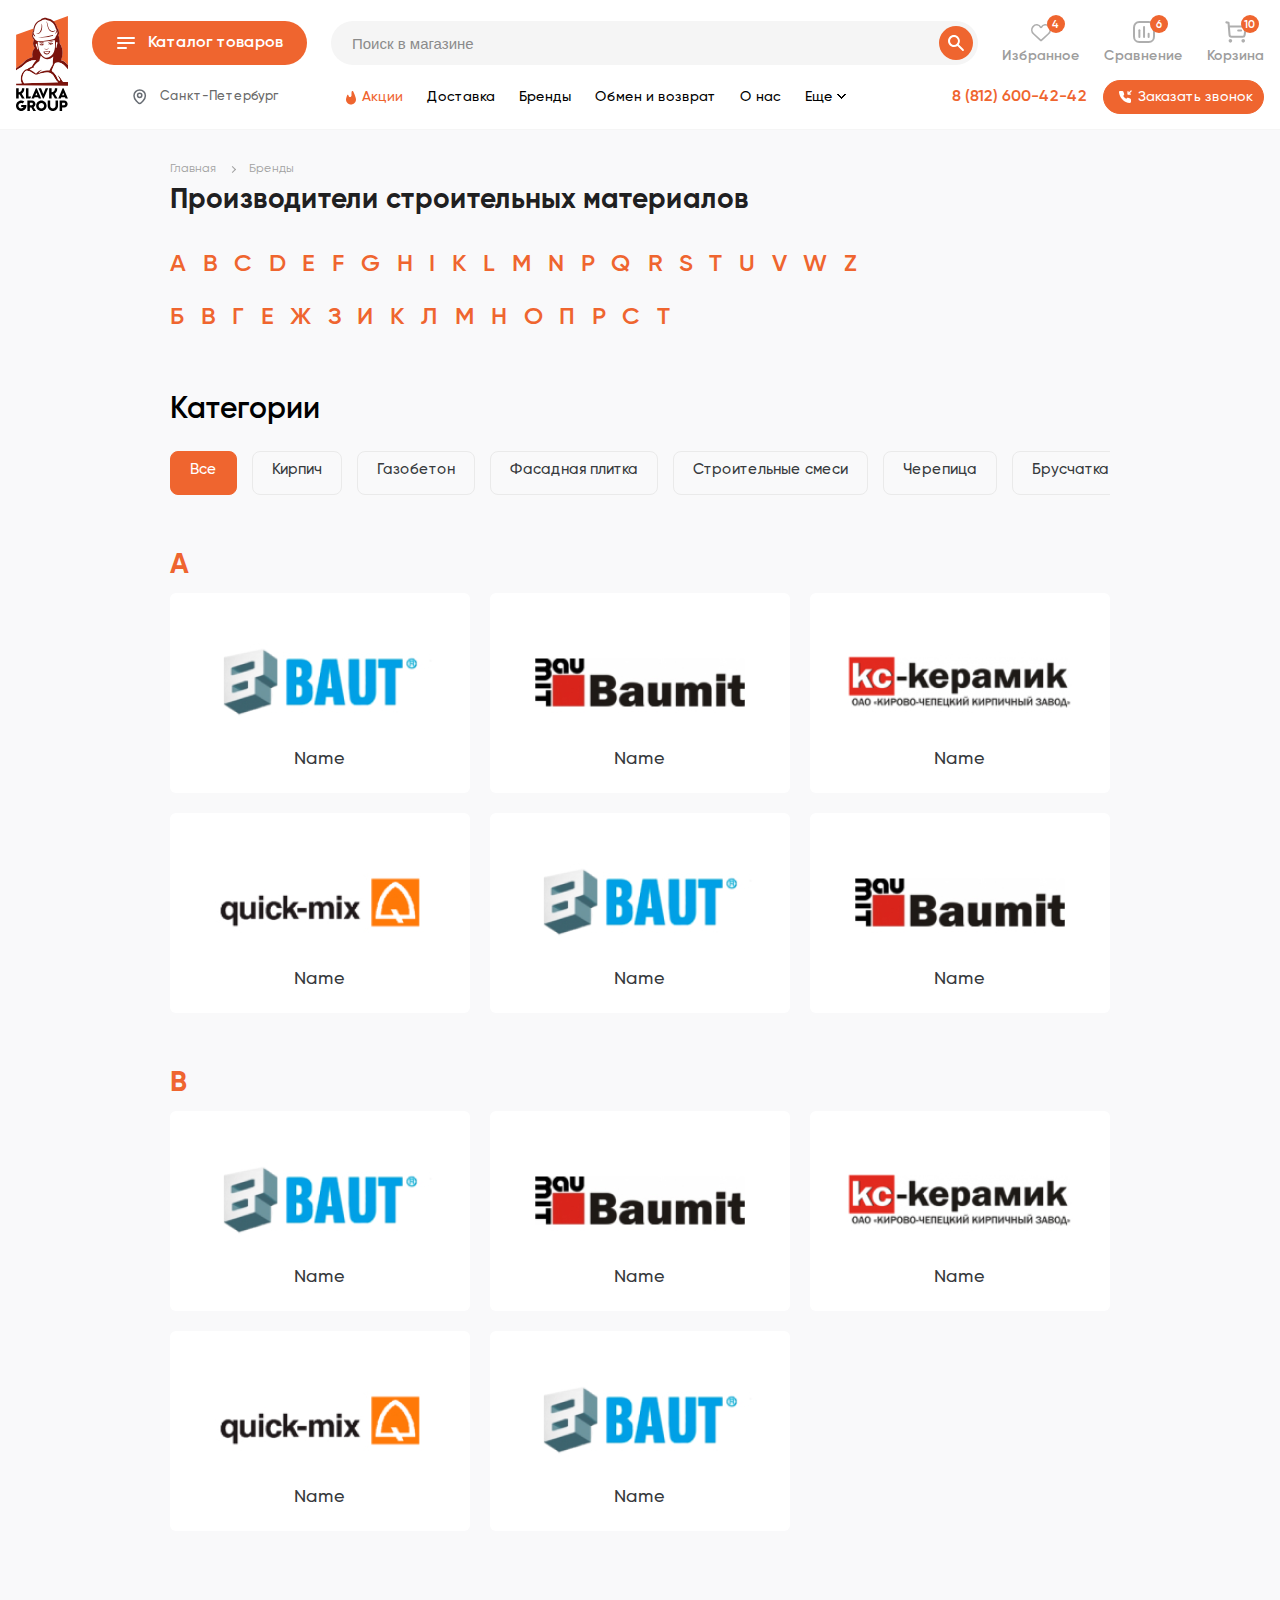
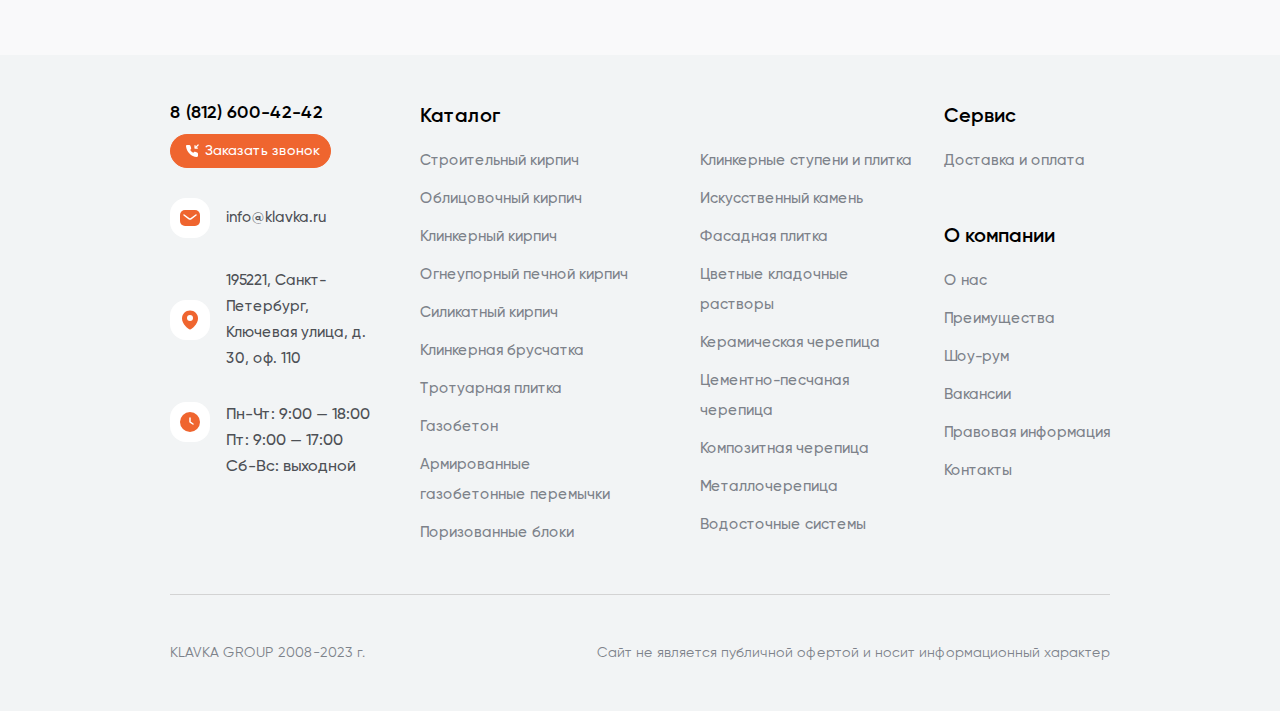
<file: brands.html>
<!DOCTYPE html>
<html lang="en">
<head>
    <meta charset="UTF-8">
    <meta name="viewport"
          content="width=device-width, user-scalable=no, initial-scale=1.0, maximum-scale=1.0, minimum-scale=1.0">
    <meta http-equiv="X-UA-Compatible" content="ie=edge">
    <title></title>
    <link rel="stylesheet" href="style.css">
</head>
<body class="fon-silver">

<header>
    <div class="container">
        <div class="header__main">
            <div class="open-menu">
                <span></span>
                <span></span>
                <span></span>
                <span></span>
            </div>
            <a href="#" class="header__logo">
                <img src="assets/img/logo.svg" class="head__logo" alt="logo">
                <img src="assets/img/logo-mob.svg" class="logo__mob" alt="logo">
                <img src="assets/img/logo-scr.svg" class="logo__scr" alt="logo">
            </a>
            <div class="menu-cnt">
                <div class="header__info">
                    <a href="#" class="catalog__goods open-menu-cat">
                        <i class="catalog__icon"></i>
                        <span>Каталог <b>товаров</b></span>
                    </a>
                    <div class="header__search">
                        <form>
                            <label>
                                <input type="text" placeholder="Поиск в магазине">
                                <button class="search__btn">
                                    <img src="assets/img/icons/search.svg" alt="search">
                                </button>
                            </label>
                        </form>
                    </div>
                    <div class="header__cont">
                        <a href="javascript:;" data-val="back-call" class="open_modal btn__phone">
                            <img src="assets/img/icons/phone.svg" alt="phone">
                            <span>Заказать звонок</span>
                        </a>
                        <a href="tel: 8 (812) 600-42-42" class="header__phone">8 (812) 600-42-42</a>
                    </div>
                    <div class="header__href">
                        <a href="#" class="header__fav">
                            <small>4</small>
                            <i class="icon heart"></i>
                            <span>Избранное</span>
                        </a>
                        <a href="#" class="header__fav">
                            <small>6</small>
                            <i class="icon chart"></i>
                            <span>Сравнение</span>
                        </a>
                        <a href="#" class="header__fav">
                            <small>10</small>
                            <i class="icon buy"></i>
                            <span>Корзина</span>
                        </a>
                    </div>
                </div>
                <div class="header__item">
                    <div class="header__about">
                        <a href="#" class="header__location">
                            <i class="icon location"></i>
                            <p>Санкт-Петербург</p>
                        </a>
                        <div class="header__menu">
                            <ul>
                                <li><a href="#"><img src="assets/img/icons/fier.svg" alt="icon"> Акции</a></li>
                                <li><a href="#">Доставка</a></li>
                                <li><a href="#">Бренды</a></li>
                                <li><a href="#">Обмен и возврат</a></li>
                                <li><a href="#">О нас</a></li>
                                <li>
                                    <a href="javascript:;">Еще</a>
                                    <ul class="submenu">
                                        <li><a href="#">Бренды</a></li>
                                        <li><a href="#">Доставка</a></li>
                                        <li><a href="#">О нас</a></li>
                                    </ul>
                                </li>
                            </ul>
                        </div>
                    </div>
                    <div class="header__cont">
                        <a href="tel: 8 (812) 600-42-42" class="header__phone">8 (812) 600-42-42</a>
                        <a href="javascript:;" data-val="back-call" class="open_modal btn__phone">
                            <img src="assets/img/icons/phone.svg" alt="phone">
                            <span>Заказать звонок</span>
                        </a>
                    </div>
                </div>
            </div>
            <a href="tel: 8 (812) 600-42-42" class="call__mob">
                <img src="assets/img/icons/phone2.svg" alt="svg">
            </a>
        </div>
        <div class="min-block-catalog">
            <div class="block-catalog__close">
                <img src="assets/img/close.svg" alt="icon">
            </div>
            <div class="cat-menu__cnt">
                <div class="block-inp__mov">
                    <label>
                        <button class="block-inp__search"><img src="assets/img/icons/Search2.svg" alt="search"></button>
                        <input type="text" placeholder="Поиск в магазине">
                    </label>
                </div>
                <ul>
                    <li>
                        <a href="#">
                            <div class="menu__icon">
                                <img src="assets/img/prod1.png" alt="png">
                            </div>
                            <span>Кирпич</span>
                        </a>
                        <div class="cat-menu__box">
                            <div class="for-back-block">
                                <div class="go-back__menu"></div>
                                <h3>Кирпич</h3>
                                <div class="go-back__menu close__cirp"><img src="assets/img/close.svg" alt="icon"></div>
                            </div>
                            <div class="cat-menu__block">
                                <div class="cat-menu__fl">
                                    <div class="cat-menu__info">
                                        <div class="cat-menu__href">
                                            <ul>
                                                <li><a href="#">Рядовой строительный кирпич</a></li>
                                                <li><a href="#">Облицовочный/лицевой кирпич</a></li>
                                                <li><a href="#">Клинкерный кирпич</a></li>
                                                <li><a href="#">Печной кирпич</a></li>
                                                <li><a href="#">Силикатный кирпич</a></li>
                                            </ul>
                                        </div>
                                    </div>
                                    <div class="cat-discounts">
                                        <div class="cat-discounts__photo">
                                            <img src="assets/img/cat1.png" alt="png">
                                        </div>
                                        <p>
                                            Скидки до 20% на лицевой кирпич
                                        </p>
                                    </div>
                                </div>
                                <div class="cat-menu__part">
                                    <div class="swiper cat-part__slid">
                                        <div class="swiper-wrapper">
                                            <div class="swiper-slide">
                                                <a href="#" class="cat-part__logo"><img src="assets/img/cat-card1.png" alt="logo"></a>
                                            </div>
                                            <div class="swiper-slide">
                                                <a href="#" class="cat-part__logo"><img src="assets/img/cat-card2.png" alt="logo"></a>
                                            </div>
                                            <div class="swiper-slide">
                                                <a href="#" class="cat-part__logo"><img src="assets/img/cat-card3.png" alt="logo"></a>
                                            </div>
                                            <div class="swiper-slide">
                                                <a href="#" class="cat-part__logo"><img src="assets/img/cat-card4.png" alt="logo"></a>
                                            </div>
                                            <div class="swiper-slide">
                                                <a href="#" class="cat-part__logo"><img src="assets/img/cat-card5.png" alt="logo"></a>
                                            </div>
                                            <div class="swiper-slide">
                                                <a href="#" class="cat-part__logo"><img src="assets/img/cat-card6.png" alt="logo"></a>
                                            </div>
                                            <div class="swiper-slide">
                                                <a href="#" class="cat-part__logo"><img src="assets/img/cat-card3.png" alt="logo"></a>
                                            </div>
                                            <div class="swiper-slide">
                                                <a href="#" class="cat-part__logo"><img src="assets/img/cat-card4.png" alt="logo"></a>
                                            </div>
                                        </div>
                                    </div>
                                    <div class="cat-part-prev swiper-button-prev"></div>
                                    <div class="cat-part-next swiper-button-next"></div>
                                </div>
                            </div>
                        </div>
                    </li>
                    <li>
                        <a href="#">
                            <div class="menu__icon">
                                <img src="assets/img/prod2.png" alt="png">
                            </div>
                            <span>Строительные блоки, газобетон, перемычки</span>
                        </a>
                        <div class="cat-menu__box">
                            <div class="for-back-block">
                                <div class="go-back__menu"></div>
                                <h3>Строительные блоки, газобетон, перемычки</h3>
                                <div class="go-back__menu close__cirp"><img src="assets/img/close.svg" alt="icon"></div>
                            </div>
                            <div class="cat-menu__block">
                                <div class="cat-menu__fl">
                                    <div class="cat-menu__info">
                                        <div class="cat-menu__href">
                                            <ul>
                                                <li><a href="#">Газобетон</a></li>
                                                <li><a href="#">Газобетонные перемычки</a></li>
                                                <li><a href="#">Блоки бетонные</a></li>
                                                <li><a href="#">Керамзитобетон</a></li>
                                                <li><a href="#">Поризованные керамические блоки</a></li>
                                            </ul>
                                        </div>
                                    </div>
                                    <div class="cat-discounts">
                                        <div class="cat-discounts__photo">
                                            <img src="assets/img/cat1.png" alt="png">
                                        </div>
                                        <p>
                                            Скидки до 20% на лицевой кирпич
                                        </p>
                                    </div>
                                </div>
                                <div class="cat-menu__part">
                                    <div class="swiper cat-part__slid">
                                        <div class="swiper-wrapper">
                                            <div class="swiper-slide">
                                                <a href="#" class="cat-part__logo"><img src="assets/img/cat-card1.png" alt="logo"></a>
                                            </div>
                                            <div class="swiper-slide">
                                                <a href="#" class="cat-part__logo"><img src="assets/img/cat-card2.png" alt="logo"></a>
                                            </div>
                                            <div class="swiper-slide">
                                                <a href="#" class="cat-part__logo"><img src="assets/img/cat-card3.png" alt="logo"></a>
                                            </div>
                                            <div class="swiper-slide">
                                                <a href="#" class="cat-part__logo"><img src="assets/img/cat-card4.png" alt="logo"></a>
                                            </div>
                                            <div class="swiper-slide">
                                                <a href="#" class="cat-part__logo"><img src="assets/img/cat-card5.png" alt="logo"></a>
                                            </div>
                                            <div class="swiper-slide">
                                                <a href="#" class="cat-part__logo"><img src="assets/img/cat-card6.png" alt="logo"></a>
                                            </div>
                                            <div class="swiper-slide">
                                                <a href="#" class="cat-part__logo"><img src="assets/img/cat-card3.png" alt="logo"></a>
                                            </div>
                                            <div class="swiper-slide">
                                                <a href="#" class="cat-part__logo"><img src="assets/img/cat-card4.png" alt="logo"></a>
                                            </div>
                                        </div>
                                    </div>
                                    <div class="cat-part-prev swiper-button-prev"></div>
                                    <div class="cat-part-next swiper-button-next"></div>
                                </div>
                            </div>
                        </div>
                    </li>
                    <li>
                        <a href="#">
                            <div class="menu__icon">
                                <img src="assets/img/prod3.png" alt="png">
                            </div>
                            <span>Фасадная плитка, отделка, декор</span>
                        </a>
                        <div class="cat-menu__box">
                            <div class="for-back-block">
                                <div class="go-back__menu"></div>
                                <h3>Фасадная плитка, отделка, декор</h3>
                                <div class="go-back__menu close__cirp"><img src="assets/img/close.svg" alt="icon"></div>
                            </div>
                            <div class="cat-menu__block">
                                <div class="cat-menu__fl">
                                    <div class="cat-menu__info">
                                        <div class="cat-menu__href">
                                            <ul>
                                                <li><a href="#">Фасадная плитка под кирпич</a></li>
                                                <li><a href="#">Клинкерная плитка для фасада</a></li>
                                                <li><a href="#">Термопанели</a></li>
                                                <li><a href="#">Сайдинг</a></li>
                                                <li><a href="#">Штукатурный фасад</a></li>
                                                <li><a href="#">Цокольная плитка</a></li>
                                                <li><a href="#">Клинкерные подоконники и водоотливы</a></li>
                                            </ul>
                                        </div>
                                    </div>
                                    <div class="cat-discounts">
                                        <div class="cat-discounts__photo">
                                            <img src="assets/img/cat1.png" alt="png">
                                        </div>
                                        <p>
                                            Скидки до 20% на лицевой кирпич
                                        </p>
                                    </div>
                                </div>
                                <div class="cat-menu__part">
                                    <div class="swiper cat-part__slid">
                                        <div class="swiper-wrapper">
                                            <div class="swiper-slide">
                                                <a href="#" class="cat-part__logo"><img src="assets/img/cat-card1.png" alt="logo"></a>
                                            </div>
                                            <div class="swiper-slide">
                                                <a href="#" class="cat-part__logo"><img src="assets/img/cat-card2.png" alt="logo"></a>
                                            </div>
                                            <div class="swiper-slide">
                                                <a href="#" class="cat-part__logo"><img src="assets/img/cat-card3.png" alt="logo"></a>
                                            </div>
                                            <div class="swiper-slide">
                                                <a href="#" class="cat-part__logo"><img src="assets/img/cat-card4.png" alt="logo"></a>
                                            </div>
                                            <div class="swiper-slide">
                                                <a href="#" class="cat-part__logo"><img src="assets/img/cat-card5.png" alt="logo"></a>
                                            </div>
                                            <div class="swiper-slide">
                                                <a href="#" class="cat-part__logo"><img src="assets/img/cat-card6.png" alt="logo"></a>
                                            </div>
                                            <div class="swiper-slide">
                                                <a href="#" class="cat-part__logo"><img src="assets/img/cat-card3.png" alt="logo"></a>
                                            </div>
                                            <div class="swiper-slide">
                                                <a href="#" class="cat-part__logo"><img src="assets/img/cat-card4.png" alt="logo"></a>
                                            </div>
                                        </div>
                                    </div>
                                    <div class="cat-part-prev swiper-button-prev"></div>
                                    <div class="cat-part-next swiper-button-next"></div>
                                </div>
                            </div>
                        </div>
                    </li>
                    <li>
                        <a href="#">
                            <div class="menu__icon">
                                <img src="assets/img/prod4.png" alt="png">
                            </div>
                            <span>Натуральный и искусственный камень</span>
                        </a>
                        <div class="cat-menu__box">
                            <div class="for-back-block">
                                <div class="go-back__menu"></div>
                                <h3>Натуральный и искусственный камень</h3>
                                <div class="go-back__menu close__cirp"><img src="assets/img/close.svg" alt="icon"></div>
                            </div>
                            <div class="cat-menu__block">
                                <div class="cat-menu__fl">
                                    <div class="cat-menu__info">
                                        <div class="cat-menu__href">
                                            <ul>
                                                <li><a href="#">Искусственный камень для отделки</a></li>
                                                <li><a href="#">Натуральный камень для отделки</a></li>
                                            </ul>
                                        </div>
                                    </div>
                                    <div class="cat-discounts">
                                        <div class="cat-discounts__photo">
                                            <img src="assets/img/cat1.png" alt="png">
                                        </div>
                                        <p>
                                            Скидки до 20% на лицевой кирпич
                                        </p>
                                    </div>
                                </div>
                                <div class="cat-menu__part">
                                    <div class="swiper cat-part__slid">
                                        <div class="swiper-wrapper">
                                            <div class="swiper-slide">
                                                <a href="#" class="cat-part__logo"><img src="assets/img/cat-card1.png" alt="logo"></a>
                                            </div>
                                            <div class="swiper-slide">
                                                <a href="#" class="cat-part__logo"><img src="assets/img/cat-card2.png" alt="logo"></a>
                                            </div>
                                            <div class="swiper-slide">
                                                <a href="#" class="cat-part__logo"><img src="assets/img/cat-card3.png" alt="logo"></a>
                                            </div>
                                            <div class="swiper-slide">
                                                <a href="#" class="cat-part__logo"><img src="assets/img/cat-card4.png" alt="logo"></a>
                                            </div>
                                            <div class="swiper-slide">
                                                <a href="#" class="cat-part__logo"><img src="assets/img/cat-card5.png" alt="logo"></a>
                                            </div>
                                            <div class="swiper-slide">
                                                <a href="#" class="cat-part__logo"><img src="assets/img/cat-card6.png" alt="logo"></a>
                                            </div>
                                            <div class="swiper-slide">
                                                <a href="#" class="cat-part__logo"><img src="assets/img/cat-card3.png" alt="logo"></a>
                                            </div>
                                            <div class="swiper-slide">
                                                <a href="#" class="cat-part__logo"><img src="assets/img/cat-card4.png" alt="logo"></a>
                                            </div>
                                        </div>
                                    </div>
                                    <div class="cat-part-prev swiper-button-prev"></div>
                                    <div class="cat-part-next swiper-button-next"></div>
                                </div>
                            </div>
                        </div>
                    </li>
                    <li>
                        <a href="#">
                            <div class="menu__icon">
                                <img src="assets/img/prod5.png" alt="png">
                            </div>
                            <span>Смеси строительные, клеи, затирки</span>
                        </a>
                        <div class="cat-menu__box">
                            <div class="for-back-block">
                                <div class="go-back__menu"></div>
                                <h3>Смеси строительные, клеи, затирки</h3>
                                <div class="go-back__menu close__cirp"><img src="assets/img/close.svg" alt="icon"></div>
                            </div>
                            <div class="cat-menu__block">
                                <div class="cat-menu__fl">
                                    <div class="cat-menu__info">
                                        <div class="cat-menu__href">
                                            <ul>
                                                <li><a href="#">Искусственный камень для отделки</a></li>
                                                <li><a href="#">Натуральный камень для отделки</a></li>
                                            </ul>
                                        </div>
                                    </div>
                                    <div class="cat-discounts">
                                        <div class="cat-discounts__photo">
                                            <img src="assets/img/cat1.png" alt="png">
                                        </div>
                                        <p>
                                            Скидки до 20% на лицевой кирпич
                                        </p>
                                    </div>
                                </div>
                                <div class="cat-menu__part">
                                    <div class="swiper cat-part__slid">
                                        <div class="swiper-wrapper">
                                            <div class="swiper-slide">
                                                <a href="#" class="cat-part__logo"><img src="assets/img/cat-card1.png" alt="logo"></a>
                                            </div>
                                            <div class="swiper-slide">
                                                <a href="#" class="cat-part__logo"><img src="assets/img/cat-card2.png" alt="logo"></a>
                                            </div>
                                            <div class="swiper-slide">
                                                <a href="#" class="cat-part__logo"><img src="assets/img/cat-card3.png" alt="logo"></a>
                                            </div>
                                            <div class="swiper-slide">
                                                <a href="#" class="cat-part__logo"><img src="assets/img/cat-card4.png" alt="logo"></a>
                                            </div>
                                            <div class="swiper-slide">
                                                <a href="#" class="cat-part__logo"><img src="assets/img/cat-card5.png" alt="logo"></a>
                                            </div>
                                            <div class="swiper-slide">
                                                <a href="#" class="cat-part__logo"><img src="assets/img/cat-card6.png" alt="logo"></a>
                                            </div>
                                            <div class="swiper-slide">
                                                <a href="#" class="cat-part__logo"><img src="assets/img/cat-card3.png" alt="logo"></a>
                                            </div>
                                            <div class="swiper-slide">
                                                <a href="#" class="cat-part__logo"><img src="assets/img/cat-card4.png" alt="logo"></a>
                                            </div>
                                        </div>
                                    </div>
                                    <div class="cat-part-prev swiper-button-prev"></div>
                                    <div class="cat-part-next swiper-button-next"></div>
                                </div>
                            </div>
                        </div>
                    </li>
                    <li>
                        <a href="#">
                            <div class="menu__icon">
                                <img src="assets/img/prod6.png" alt="png">
                            </div>
                            <span>Крепление кирпичной кладки, армирование</span>
                        </a>
                        <div class="cat-menu__box">
                            <div class="for-back-block">
                                <div class="go-back__menu"></div>
                                <h3>Смеси строительные, клеи, затирки</h3>
                                <div class="go-back__menu close__cirp"><img src="assets/img/close.svg" alt="icon"></div>
                            </div>
                            <div class="cat-menu__block">
                                <div class="cat-menu__fl">
                                    <div class="cat-menu__info">
                                        <div class="cat-menu__href">
                                            <ul>
                                                <li><a href="#">Искусственный камень для отделки</a></li>
                                                <li><a href="#">Натуральный камень для отделки</a></li>
                                            </ul>
                                        </div>
                                    </div>
                                    <div class="cat-discounts">
                                        <div class="cat-discounts__photo">
                                            <img src="assets/img/cat1.png" alt="png">
                                        </div>
                                        <p>
                                            Скидки до 20% на лицевой кирпич
                                        </p>
                                    </div>
                                </div>
                                <div class="cat-menu__part">
                                    <div class="swiper cat-part__slid">
                                        <div class="swiper-wrapper">
                                            <div class="swiper-slide">
                                                <a href="#" class="cat-part__logo"><img src="assets/img/cat-card1.png" alt="logo"></a>
                                            </div>
                                            <div class="swiper-slide">
                                                <a href="#" class="cat-part__logo"><img src="assets/img/cat-card2.png" alt="logo"></a>
                                            </div>
                                            <div class="swiper-slide">
                                                <a href="#" class="cat-part__logo"><img src="assets/img/cat-card3.png" alt="logo"></a>
                                            </div>
                                            <div class="swiper-slide">
                                                <a href="#" class="cat-part__logo"><img src="assets/img/cat-card4.png" alt="logo"></a>
                                            </div>
                                            <div class="swiper-slide">
                                                <a href="#" class="cat-part__logo"><img src="assets/img/cat-card5.png" alt="logo"></a>
                                            </div>
                                            <div class="swiper-slide">
                                                <a href="#" class="cat-part__logo"><img src="assets/img/cat-card6.png" alt="logo"></a>
                                            </div>
                                            <div class="swiper-slide">
                                                <a href="#" class="cat-part__logo"><img src="assets/img/cat-card3.png" alt="logo"></a>
                                            </div>
                                            <div class="swiper-slide">
                                                <a href="#" class="cat-part__logo"><img src="assets/img/cat-card4.png" alt="logo"></a>
                                            </div>
                                        </div>
                                    </div>
                                    <div class="cat-part-prev swiper-button-prev"></div>
                                    <div class="cat-part-next swiper-button-next"></div>
                                </div>
                            </div>
                        </div>
                    </li>
                    <li>
                        <a href="#">
                            <div class="menu__icon">
                                <img src="assets/img/prod7.png" alt="png">
                            </div>
                            <span>Черепица и кровельные покрытия</span>
                        </a>
                        <div class="cat-menu__box">
                            <div class="for-back-block">
                                <div class="go-back__menu"></div>
                                <h3>Смеси строительные, клеи, затирки</h3>
                                <div class="go-back__menu close__cirp"><img src="assets/img/close.svg" alt="icon"></div>
                            </div>
                            <div class="cat-menu__block">
                                <div class="cat-menu__fl">
                                    <div class="cat-menu__info">
                                        <div class="cat-menu__href">
                                            <ul>
                                                <li><a href="#">Искусственный камень для отделки</a></li>
                                                <li><a href="#">Натуральный камень для отделки</a></li>
                                            </ul>
                                        </div>
                                    </div>
                                    <div class="cat-discounts">
                                        <div class="cat-discounts__photo">
                                            <img src="assets/img/cat1.png" alt="png">
                                        </div>
                                        <p>
                                            Скидки до 20% на лицевой кирпич
                                        </p>
                                    </div>
                                </div>
                                <div class="cat-menu__part">
                                    <div class="swiper cat-part__slid">
                                        <div class="swiper-wrapper">
                                            <div class="swiper-slide">
                                                <a href="#" class="cat-part__logo"><img src="assets/img/cat-card1.png" alt="logo"></a>
                                            </div>
                                            <div class="swiper-slide">
                                                <a href="#" class="cat-part__logo"><img src="assets/img/cat-card2.png" alt="logo"></a>
                                            </div>
                                            <div class="swiper-slide">
                                                <a href="#" class="cat-part__logo"><img src="assets/img/cat-card3.png" alt="logo"></a>
                                            </div>
                                            <div class="swiper-slide">
                                                <a href="#" class="cat-part__logo"><img src="assets/img/cat-card4.png" alt="logo"></a>
                                            </div>
                                            <div class="swiper-slide">
                                                <a href="#" class="cat-part__logo"><img src="assets/img/cat-card5.png" alt="logo"></a>
                                            </div>
                                            <div class="swiper-slide">
                                                <a href="#" class="cat-part__logo"><img src="assets/img/cat-card6.png" alt="logo"></a>
                                            </div>
                                            <div class="swiper-slide">
                                                <a href="#" class="cat-part__logo"><img src="assets/img/cat-card3.png" alt="logo"></a>
                                            </div>
                                            <div class="swiper-slide">
                                                <a href="#" class="cat-part__logo"><img src="assets/img/cat-card4.png" alt="logo"></a>
                                            </div>
                                        </div>
                                    </div>
                                    <div class="cat-part-prev swiper-button-prev"></div>
                                    <div class="cat-part-next swiper-button-next"></div>
                                </div>
                            </div>
                        </div>
                    </li>
                    <li>
                        <a href="#">
                            <div class="menu__icon">
                                <img src="assets/img/prod8.png" alt="png">
                            </div>
                            <span>Кровельные системы, вентиляционные каналы</span>
                        </a>
                        <div class="cat-menu__box">
                            <div class="for-back-block">
                                <div class="go-back__menu"></div>
                                <h3>Смеси строительные, клеи, затирки</h3>
                                <div class="go-back__menu close__cirp"><img src="assets/img/close.svg" alt="icon"></div>
                            </div>
                            <div class="cat-menu__block">
                                <div class="cat-menu__fl">
                                    <div class="cat-menu__info">
                                        <div class="cat-menu__href">
                                            <ul>
                                                <li><a href="#">Искусственный камень для отделки</a></li>
                                                <li><a href="#">Натуральный камень для отделки</a></li>
                                            </ul>
                                        </div>
                                    </div>
                                    <div class="cat-discounts">
                                        <div class="cat-discounts__photo">
                                            <img src="assets/img/cat1.png" alt="png">
                                        </div>
                                        <p>
                                            Скидки до 20% на лицевой кирпич
                                        </p>
                                    </div>
                                </div>
                                <div class="cat-menu__part">
                                    <div class="swiper cat-part__slid">
                                        <div class="swiper-wrapper">
                                            <div class="swiper-slide">
                                                <a href="#" class="cat-part__logo"><img src="assets/img/cat-card1.png" alt="logo"></a>
                                            </div>
                                            <div class="swiper-slide">
                                                <a href="#" class="cat-part__logo"><img src="assets/img/cat-card2.png" alt="logo"></a>
                                            </div>
                                            <div class="swiper-slide">
                                                <a href="#" class="cat-part__logo"><img src="assets/img/cat-card3.png" alt="logo"></a>
                                            </div>
                                            <div class="swiper-slide">
                                                <a href="#" class="cat-part__logo"><img src="assets/img/cat-card4.png" alt="logo"></a>
                                            </div>
                                            <div class="swiper-slide">
                                                <a href="#" class="cat-part__logo"><img src="assets/img/cat-card5.png" alt="logo"></a>
                                            </div>
                                            <div class="swiper-slide">
                                                <a href="#" class="cat-part__logo"><img src="assets/img/cat-card6.png" alt="logo"></a>
                                            </div>
                                            <div class="swiper-slide">
                                                <a href="#" class="cat-part__logo"><img src="assets/img/cat-card3.png" alt="logo"></a>
                                            </div>
                                            <div class="swiper-slide">
                                                <a href="#" class="cat-part__logo"><img src="assets/img/cat-card4.png" alt="logo"></a>
                                            </div>
                                        </div>
                                    </div>
                                    <div class="cat-part-prev swiper-button-prev"></div>
                                    <div class="cat-part-next swiper-button-next"></div>
                                </div>
                            </div>
                        </div>
                    </li>
                    <li>
                        <a href="#">
                            <div class="menu__icon">
                                <img src="assets/img/prod9.png" alt="png">
                            </div>
                            <span>Брусчатка и тротуарная плитка</span>
                        </a>
                        <div class="cat-menu__box">
                            <div class="for-back-block">
                                <div class="go-back__menu"></div>
                                <h3>Смеси строительные, клеи, затирки</h3>
                                <div class="go-back__menu close__cirp"><img src="assets/img/close.svg" alt="icon"></div>
                            </div>
                            <div class="cat-menu__block">
                                <div class="cat-menu__fl">
                                    <div class="cat-menu__info">
                                        <div class="cat-menu__href">
                                            <ul>
                                                <li><a href="#">Искусственный камень для отделки</a></li>
                                                <li><a href="#">Натуральный камень для отделки</a></li>
                                            </ul>
                                        </div>
                                    </div>
                                    <div class="cat-discounts">
                                        <div class="cat-discounts__photo">
                                            <img src="assets/img/cat1.png" alt="png">
                                        </div>
                                        <p>
                                            Скидки до 20% на лицевой кирпич
                                        </p>
                                    </div>
                                </div>
                                <div class="cat-menu__part">
                                    <div class="swiper cat-part__slid">
                                        <div class="swiper-wrapper">
                                            <div class="swiper-slide">
                                                <a href="#" class="cat-part__logo"><img src="assets/img/cat-card1.png" alt="logo"></a>
                                            </div>
                                            <div class="swiper-slide">
                                                <a href="#" class="cat-part__logo"><img src="assets/img/cat-card2.png" alt="logo"></a>
                                            </div>
                                            <div class="swiper-slide">
                                                <a href="#" class="cat-part__logo"><img src="assets/img/cat-card3.png" alt="logo"></a>
                                            </div>
                                            <div class="swiper-slide">
                                                <a href="#" class="cat-part__logo"><img src="assets/img/cat-card4.png" alt="logo"></a>
                                            </div>
                                            <div class="swiper-slide">
                                                <a href="#" class="cat-part__logo"><img src="assets/img/cat-card5.png" alt="logo"></a>
                                            </div>
                                            <div class="swiper-slide">
                                                <a href="#" class="cat-part__logo"><img src="assets/img/cat-card6.png" alt="logo"></a>
                                            </div>
                                            <div class="swiper-slide">
                                                <a href="#" class="cat-part__logo"><img src="assets/img/cat-card3.png" alt="logo"></a>
                                            </div>
                                            <div class="swiper-slide">
                                                <a href="#" class="cat-part__logo"><img src="assets/img/cat-card4.png" alt="logo"></a>
                                            </div>
                                        </div>
                                    </div>
                                    <div class="cat-part-prev swiper-button-prev"></div>
                                    <div class="cat-part-next swiper-button-next"></div>
                                </div>
                            </div>
                        </div>
                    </li>
                    <li>
                        <a href="#">
                            <div class="menu__icon">
                                <img src="assets/img/prod10.png" alt="png">
                            </div>
                            <span>Ступени и плитка</span>
                        </a>
                        <div class="cat-menu__box">
                            <div class="for-back-block">
                                <div class="go-back__menu"></div>
                                <h3>Смеси строительные, клеи, затирки</h3>
                                <div class="go-back__menu close__cirp"><img src="assets/img/close.svg" alt="icon"></div>
                            </div>
                            <div class="cat-menu__block">
                                <div class="cat-menu__fl">
                                    <div class="cat-menu__info">
                                        <div class="cat-menu__href">
                                            <ul>
                                                <li><a href="#">Искусственный камень для отделки</a></li>
                                                <li><a href="#">Натуральный камень для отделки</a></li>
                                            </ul>
                                        </div>
                                    </div>
                                    <div class="cat-discounts">
                                        <div class="cat-discounts__photo">
                                            <img src="assets/img/cat1.png" alt="png">
                                        </div>
                                        <p>
                                            Скидки до 20% на лицевой кирпич
                                        </p>
                                    </div>
                                </div>
                                <div class="cat-menu__part">
                                    <div class="swiper cat-part__slid">
                                        <div class="swiper-wrapper">
                                            <div class="swiper-slide">
                                                <a href="#" class="cat-part__logo"><img src="assets/img/cat-card1.png" alt="logo"></a>
                                            </div>
                                            <div class="swiper-slide">
                                                <a href="#" class="cat-part__logo"><img src="assets/img/cat-card2.png" alt="logo"></a>
                                            </div>
                                            <div class="swiper-slide">
                                                <a href="#" class="cat-part__logo"><img src="assets/img/cat-card3.png" alt="logo"></a>
                                            </div>
                                            <div class="swiper-slide">
                                                <a href="#" class="cat-part__logo"><img src="assets/img/cat-card4.png" alt="logo"></a>
                                            </div>
                                            <div class="swiper-slide">
                                                <a href="#" class="cat-part__logo"><img src="assets/img/cat-card5.png" alt="logo"></a>
                                            </div>
                                            <div class="swiper-slide">
                                                <a href="#" class="cat-part__logo"><img src="assets/img/cat-card6.png" alt="logo"></a>
                                            </div>
                                            <div class="swiper-slide">
                                                <a href="#" class="cat-part__logo"><img src="assets/img/cat-card3.png" alt="logo"></a>
                                            </div>
                                            <div class="swiper-slide">
                                                <a href="#" class="cat-part__logo"><img src="assets/img/cat-card4.png" alt="logo"></a>
                                            </div>
                                        </div>
                                    </div>
                                    <div class="cat-part-prev swiper-button-prev"></div>
                                    <div class="cat-part-next swiper-button-next"></div>
                                </div>
                            </div>
                        </div>
                    </li>
                    <li>
                        <a href="#">
                            <div class="menu__icon">
                                <img src="assets/img/prod11.png" alt="png">
                            </div>
                            <span>Благоустройство территории и дренаж</span>
                        </a>
                        <div class="cat-menu__box">
                            <div class="for-back-block">
                                <div class="go-back__menu"></div>
                                <h3>Смеси строительные, клеи, затирки</h3>
                                <div class="go-back__menu close__cirp"><img src="assets/img/close.svg" alt="icon"></div>
                            </div>
                            <div class="cat-menu__block">
                                <div class="cat-menu__fl">
                                    <div class="cat-menu__info">
                                        <div class="cat-menu__href">
                                            <ul>
                                                <li><a href="#">Искусственный камень для отделки</a></li>
                                                <li><a href="#">Натуральный камень для отделки</a></li>
                                            </ul>
                                        </div>
                                    </div>
                                    <div class="cat-discounts">
                                        <div class="cat-discounts__photo">
                                            <img src="assets/img/cat1.png" alt="png">
                                        </div>
                                        <p>
                                            Скидки до 20% на лицевой кирпич
                                        </p>
                                    </div>
                                </div>
                                <div class="cat-menu__part">
                                    <div class="swiper cat-part__slid">
                                        <div class="swiper-wrapper">
                                            <div class="swiper-slide">
                                                <a href="#" class="cat-part__logo"><img src="assets/img/cat-card1.png" alt="logo"></a>
                                            </div>
                                            <div class="swiper-slide">
                                                <a href="#" class="cat-part__logo"><img src="assets/img/cat-card2.png" alt="logo"></a>
                                            </div>
                                            <div class="swiper-slide">
                                                <a href="#" class="cat-part__logo"><img src="assets/img/cat-card3.png" alt="logo"></a>
                                            </div>
                                            <div class="swiper-slide">
                                                <a href="#" class="cat-part__logo"><img src="assets/img/cat-card4.png" alt="logo"></a>
                                            </div>
                                            <div class="swiper-slide">
                                                <a href="#" class="cat-part__logo"><img src="assets/img/cat-card5.png" alt="logo"></a>
                                            </div>
                                            <div class="swiper-slide">
                                                <a href="#" class="cat-part__logo"><img src="assets/img/cat-card6.png" alt="logo"></a>
                                            </div>
                                            <div class="swiper-slide">
                                                <a href="#" class="cat-part__logo"><img src="assets/img/cat-card3.png" alt="logo"></a>
                                            </div>
                                            <div class="swiper-slide">
                                                <a href="#" class="cat-part__logo"><img src="assets/img/cat-card4.png" alt="logo"></a>
                                            </div>
                                        </div>
                                    </div>
                                    <div class="cat-part-prev swiper-button-prev"></div>
                                    <div class="cat-part-next swiper-button-next"></div>
                                </div>
                            </div>
                        </div>
                    </li>
                    <li>
                        <a href="#">
                            <div class="menu__icon">
                                <img src="assets/img/prod12.png" alt="png">
                            </div>
                            <span>Изоляционные материалы</span>
                        </a>
                        <div class="cat-menu__box">
                            <div class="for-back-block">
                                <div class="go-back__menu"></div>
                                <h3>Смеси строительные, клеи, затирки</h3>
                                <div class="go-back__menu close__cirp"><img src="assets/img/close.svg" alt="icon"></div>
                            </div>
                            <div class="cat-menu__block">
                                <div class="cat-menu__fl">
                                    <div class="cat-menu__info">
                                        <div class="cat-menu__href">
                                            <ul>
                                                <li><a href="#">Искусственный камень для отделки</a></li>
                                                <li><a href="#">Натуральный камень для отделки</a></li>
                                            </ul>
                                        </div>
                                    </div>
                                    <div class="cat-discounts">
                                        <div class="cat-discounts__photo">
                                            <img src="assets/img/cat1.png" alt="png">
                                        </div>
                                        <p>
                                            Скидки до 20% на лицевой кирпич
                                        </p>
                                    </div>
                                </div>
                                <div class="cat-menu__part">
                                    <div class="swiper cat-part__slid">
                                        <div class="swiper-wrapper">
                                            <div class="swiper-slide">
                                                <a href="#" class="cat-part__logo"><img src="assets/img/cat-card1.png" alt="logo"></a>
                                            </div>
                                            <div class="swiper-slide">
                                                <a href="#" class="cat-part__logo"><img src="assets/img/cat-card2.png" alt="logo"></a>
                                            </div>
                                            <div class="swiper-slide">
                                                <a href="#" class="cat-part__logo"><img src="assets/img/cat-card3.png" alt="logo"></a>
                                            </div>
                                            <div class="swiper-slide">
                                                <a href="#" class="cat-part__logo"><img src="assets/img/cat-card4.png" alt="logo"></a>
                                            </div>
                                            <div class="swiper-slide">
                                                <a href="#" class="cat-part__logo"><img src="assets/img/cat-card5.png" alt="logo"></a>
                                            </div>
                                            <div class="swiper-slide">
                                                <a href="#" class="cat-part__logo"><img src="assets/img/cat-card6.png" alt="logo"></a>
                                            </div>
                                            <div class="swiper-slide">
                                                <a href="#" class="cat-part__logo"><img src="assets/img/cat-card3.png" alt="logo"></a>
                                            </div>
                                            <div class="swiper-slide">
                                                <a href="#" class="cat-part__logo"><img src="assets/img/cat-card4.png" alt="logo"></a>
                                            </div>
                                        </div>
                                    </div>
                                    <div class="cat-part-prev swiper-button-prev"></div>
                                    <div class="cat-part-next swiper-button-next"></div>
                                </div>
                            </div>
                        </div>
                    </li>
                    <li>
                        <a href="#">
                            <div class="menu__icon">
                                <img src="assets/img/prod13.png" alt="png">
                            </div>
                            <span>Электротехническая продукция</span>
                        </a>
                        <div class="cat-menu__box">
                            <div class="for-back-block">
                                <div class="go-back__menu"></div>
                                <h3>Смеси строительные, клеи, затирки</h3>
                                <div class="go-back__menu close__cirp"><img src="assets/img/close.svg" alt="icon"></div>
                            </div>
                            <div class="cat-menu__block">
                                <div class="cat-menu__fl">
                                    <div class="cat-menu__info">
                                        <div class="cat-menu__href">
                                            <ul>
                                                <li><a href="#">Искусственный камень для отделки</a></li>
                                                <li><a href="#">Натуральный камень для отделки</a></li>
                                            </ul>
                                        </div>
                                    </div>
                                    <div class="cat-discounts">
                                        <div class="cat-discounts__photo">
                                            <img src="assets/img/cat1.png" alt="png">
                                        </div>
                                        <p>
                                            Скидки до 20% на лицевой кирпич
                                        </p>
                                    </div>
                                </div>
                                <div class="cat-menu__part">
                                    <div class="swiper cat-part__slid">
                                        <div class="swiper-wrapper">
                                            <div class="swiper-slide">
                                                <a href="#" class="cat-part__logo"><img src="assets/img/cat-card1.png" alt="logo"></a>
                                            </div>
                                            <div class="swiper-slide">
                                                <a href="#" class="cat-part__logo"><img src="assets/img/cat-card2.png" alt="logo"></a>
                                            </div>
                                            <div class="swiper-slide">
                                                <a href="#" class="cat-part__logo"><img src="assets/img/cat-card3.png" alt="logo"></a>
                                            </div>
                                            <div class="swiper-slide">
                                                <a href="#" class="cat-part__logo"><img src="assets/img/cat-card4.png" alt="logo"></a>
                                            </div>
                                            <div class="swiper-slide">
                                                <a href="#" class="cat-part__logo"><img src="assets/img/cat-card5.png" alt="logo"></a>
                                            </div>
                                            <div class="swiper-slide">
                                                <a href="#" class="cat-part__logo"><img src="assets/img/cat-card6.png" alt="logo"></a>
                                            </div>
                                            <div class="swiper-slide">
                                                <a href="#" class="cat-part__logo"><img src="assets/img/cat-card3.png" alt="logo"></a>
                                            </div>
                                            <div class="swiper-slide">
                                                <a href="#" class="cat-part__logo"><img src="assets/img/cat-card4.png" alt="logo"></a>
                                            </div>
                                        </div>
                                    </div>
                                    <div class="cat-part-prev swiper-button-prev"></div>
                                    <div class="cat-part-next swiper-button-next"></div>
                                </div>
                            </div>
                        </div>
                    </li>
                </ul>
            </div>
        </div>
    </div>
    <div class="for-mobile-bg"></div>
</header>
<section>
    <div class="container">
        <div class="bread-crumbs">
            <ul>
                <li><a href="#">Главная</a></li>
                <li>Бренды</li>
            </ul>
        </div>
        <div class="building__mat">
            <h2>Производители строительных материалов</h2>
            <div class="building-search">
                <label>
                    <button class="cat-search__btn"><img src="assets/img/icons/Search2.svg" alt="search"></button>
                    <input type="text" placeholder="Поиск бренда">
                </label>
            </div>
            <div class="building-let__block">
                <div class="building__letter">
                    <ul>
                        <li>А</li>
                        <li>B</li>
                        <li>C</li>
                        <li>D</li>
                        <li>E</li>
                        <li>F</li>
                        <li>G</li>
                        <li>H</li>
                        <li>I</li>
                        <li>K</li>
                        <li>L</li>
                        <li>M</li>
                        <li>N</li>
                        <li>P</li>
                        <li>Q</li>
                        <li>R</li>
                        <li>S</li>
                        <li>T</li>
                        <li>U</li>
                        <li>V</li>
                        <li>W</li>
                        <li>Z</li>
                    </ul>
                    <ul>
                        <li>Б</li>
                        <li>B</li>
                        <li>Г</li>
                        <li>Е</li>
                        <li>Ж</li>
                        <li>З</li>
                        <li>И</li>
                        <li>К</li>
                        <li>Л</li>
                        <li>М</li>
                        <li>Н</li>
                        <li>О</li>
                        <li>П</li>
                        <li>P</li>
                        <li>С</li>
                        <li>Т</li>
                    </ul>
                </div>
            </div>
        </div>
    </div>
</section>

<section class="categories-brand">
    <div class="container">
        <h3>Категории</h3>
        <div class="categories-brand__block">
            <div class="reviews-min-text-hrefs categories-brand__fl">
                <ul>
                    <li class="click-reviews country-city-min active-href" data-catalog="all" >
                        <span>Все</span>
                    </li>
                    <li class="click-reviews country-city-min" data-catalog="brick">
                        <span>Кирпич</span>
                    </li>
                    <li class="click-reviews country-city-min" data-catalog="aerated">
                        <span>Газобетон</span>
                    </li>
                    <li class="click-reviews country-city-min" data-catalog="facade" >
                        <span>Фасадная плитка</span>
                    </li>
                    <li class="click-reviews country-city-min" data-catalog="construction">
                        <span>Строительные смеси</span>
                    </li>
                    <li class="click-reviews country-city-min" data-catalog="roof-tiles">
                        <span>Черепица</span>
                    </li>
                    <li class="click-reviews country-city-min" data-catalog="paving">
                        <span>Брусчатка</span>
                    </li>
                    <li class="click-reviews country-city-min" data-catalog="tiles">
                        <span>Черепица</span>
                    </li>
                    <li class="click-reviews country-city-min" data-catalog="systems">
                        <span>Кровельные системы</span>
                    </li>
                    <li class="click-reviews country-city-min" data-catalog="paving-two">
                        <span>Брусчатка</span>
                    </li>
                    <li class="click-reviews country-city-min" data-catalog="ystems">
                        <span>Кровельные системы</span>
                    </li>
                    <li class="click-reviews country-city-min" data-catalog="paving-tree">
                        <span>Брусчатка</span>
                    </li>
                </ul>
            </div>
        </div>
        <div class="reviews-min-info">
            <div class="reviews-min-block-js" data-catalog="all">
                <div class="cat-brand__cnt">
                    <strong>А</strong>
                    <div class="cat-brand__wrap">
                        <div class="cat-brand__box">
                            <a href="#" class="cat-brand__logo">
                                <img src="assets/img/brands1.png" alt="png">
                                <span>Name</span>
                            </a>
                        </div>
                        <div class="cat-brand__box">
                            <a href="#" class="cat-brand__logo">
                                <img src="assets/img/brands2.png" alt="png">
                                <span>Name</span>
                            </a>
                        </div>
                        <div class="cat-brand__box">
                            <a href="#" class="cat-brand__logo">
                                <img src="assets/img/brands3.png" alt="png">
                                <span>Name</span>
                            </a>
                        </div>
                        <div class="cat-brand__box">
                            <a href="#" class="cat-brand__logo">
                                <img src="assets/img/brands4.png" alt="png">
                                <span>Name</span>
                            </a>
                        </div>
                        <div class="cat-brand__box">
                            <a href="#" class="cat-brand__logo">
                                <img src="assets/img/brands1.png" alt="png">
                                <span>Name</span>
                            </a>
                        </div>
                        <div class="cat-brand__box">
                            <a href="#" class="cat-brand__logo">
                                <img src="assets/img/brands2.png" alt="png">
                                <span>Name</span>
                            </a>
                        </div>
                    </div>
                </div>
                <div class="cat-brand__cnt">
                    <strong>В</strong>
                    <div class="cat-brand__wrap">
                        <div class="cat-brand__box">
                            <a href="#" class="cat-brand__logo">
                                <img src="assets/img/brands1.png" alt="png">
                                <span>Name</span>
                            </a>
                        </div>
                        <div class="cat-brand__box">
                            <a href="#" class="cat-brand__logo">
                                <img src="assets/img/brands2.png" alt="png">
                                <span>Name</span>
                            </a>
                        </div>
                        <div class="cat-brand__box">
                            <a href="#" class="cat-brand__logo">
                                <img src="assets/img/brands3.png" alt="png">
                                <span>Name</span>
                            </a>
                        </div>
                        <div class="cat-brand__box">
                            <a href="#" class="cat-brand__logo">
                                <img src="assets/img/brands4.png" alt="png">
                                <span>Name</span>
                            </a>
                        </div>
                        <div class="cat-brand__box">
                            <a href="#" class="cat-brand__logo">
                                <img src="assets/img/brands1.png" alt="png">
                                <span>Name</span>
                            </a>
                        </div>
                    </div>
                </div>
            </div>
            <div class="reviews-min-block-js" data-catalog="brick">
                <div class="cat-brand__cnt">
                    <strong>C</strong>
                    <div class="cat-brand__wrap">
                        <div class="cat-brand__box">
                            <a href="#" class="cat-brand__logo">
                                <img src="assets/img/brands1.png" alt="png">
                                <span>Name</span>
                            </a>
                        </div>
                        <div class="cat-brand__box">
                            <a href="#" class="cat-brand__logo">
                                <img src="assets/img/brands2.png" alt="png">
                                <span>Name</span>
                            </a>
                        </div>
                        <div class="cat-brand__box">
                            <a href="#" class="cat-brand__logo">
                                <img src="assets/img/brands3.png" alt="png">
                                <span>Name</span>
                            </a>
                        </div>
                    </div>
                </div>
                <div class="cat-brand__cnt">
                    <strong>D</strong>
                    <div class="cat-brand__wrap">
                        <div class="cat-brand__box">
                            <a href="#" class="cat-brand__logo">
                                <img src="assets/img/brands1.png" alt="png">
                                <span>Name</span>
                            </a>
                        </div>
                        <div class="cat-brand__box">
                            <a href="#" class="cat-brand__logo">
                                <img src="assets/img/brands2.png" alt="png">
                                <span>Name</span>
                            </a>
                        </div>
                        <div class="cat-brand__box">
                            <a href="#" class="cat-brand__logo">
                                <img src="assets/img/brands3.png" alt="png">
                                <span>Name</span>
                            </a>
                        </div>
                    </div>
                </div>
            </div>
            <div class="reviews-min-block-js" data-catalog="aerated">
                <div class="cat-brand__cnt">
                    <strong>C</strong>
                    <div class="cat-brand__wrap">
                        <div class="cat-brand__box">
                            <a href="#" class="cat-brand__logo">
                                <img src="assets/img/brands1.png" alt="png">
                                <span>Name</span>
                            </a>
                        </div>
                        <div class="cat-brand__box">
                            <a href="#" class="cat-brand__logo">
                                <img src="assets/img/brands2.png" alt="png">
                                <span>Name</span>
                            </a>
                        </div>
                        <div class="cat-brand__box">
                            <a href="#" class="cat-brand__logo">
                                <img src="assets/img/brands3.png" alt="png">
                                <span>Name</span>
                            </a>
                        </div>
                        <div class="cat-brand__box">
                            <a href="#" class="cat-brand__logo">
                                <img src="assets/img/brands4.png" alt="png">
                                <span>Name</span>
                            </a>
                        </div>
                        <div class="cat-brand__box">
                            <a href="#" class="cat-brand__logo">
                                <img src="assets/img/brands1.png" alt="png">
                                <span>Name</span>
                            </a>
                        </div>
                        <div class="cat-brand__box">
                            <a href="#" class="cat-brand__logo">
                                <img src="assets/img/brands2.png" alt="png">
                                <span>Name</span>
                            </a>
                        </div>
                    </div>
                </div>
            </div>
            <div class="reviews-min-block-js" data-catalog="facade">
                <div class="cat-brand__cnt">
                    <strong>C</strong>
                    <div class="cat-brand__wrap">
                        <div class="cat-brand__box">
                            <a href="#" class="cat-brand__logo">
                                <img src="assets/img/brands1.png" alt="png">
                                <span>Name</span>
                            </a>
                        </div>
                        <div class="cat-brand__box">
                            <a href="#" class="cat-brand__logo">
                                <img src="assets/img/brands2.png" alt="png">
                                <span>Name</span>
                            </a>
                        </div>
                        <div class="cat-brand__box">
                            <a href="#" class="cat-brand__logo">
                                <img src="assets/img/brands3.png" alt="png">
                                <span>Name</span>
                            </a>
                        </div>
                        <div class="cat-brand__box">
                            <a href="#" class="cat-brand__logo">
                                <img src="assets/img/brands4.png" alt="png">
                                <span>Name</span>
                            </a>
                        </div>
                        <div class="cat-brand__box">
                            <a href="#" class="cat-brand__logo">
                                <img src="assets/img/brands1.png" alt="png">
                                <span>Name</span>
                            </a>
                        </div>
                        <div class="cat-brand__box">
                            <a href="#" class="cat-brand__logo">
                                <img src="assets/img/brands2.png" alt="png">
                                <span>Name</span>
                            </a>
                        </div>
                    </div>
                </div>
            </div>
            <div class="reviews-min-block-js" data-catalog="construction">
                <div class="cat-brand__cnt">
                    <strong>C</strong>
                    <div class="cat-brand__wrap">
                        <div class="cat-brand__box">
                            <a href="#" class="cat-brand__logo">
                                <img src="assets/img/brands1.png" alt="png">
                                <span>Name</span>
                            </a>
                        </div>
                        <div class="cat-brand__box">
                            <a href="#" class="cat-brand__logo">
                                <img src="assets/img/brands2.png" alt="png">
                                <span>Name</span>
                            </a>
                        </div>
                        <div class="cat-brand__box">
                            <a href="#" class="cat-brand__logo">
                                <img src="assets/img/brands3.png" alt="png">
                                <span>Name</span>
                            </a>
                        </div>
                        <div class="cat-brand__box">
                            <a href="#" class="cat-brand__logo">
                                <img src="assets/img/brands4.png" alt="png">
                                <span>Name</span>
                            </a>
                        </div>
                        <div class="cat-brand__box">
                            <a href="#" class="cat-brand__logo">
                                <img src="assets/img/brands1.png" alt="png">
                                <span>Name</span>
                            </a>
                        </div>
                        <div class="cat-brand__box">
                            <a href="#" class="cat-brand__logo">
                                <img src="assets/img/brands2.png" alt="png">
                                <span>Name</span>
                            </a>
                        </div>
                    </div>
                </div>
            </div>
            <div class="reviews-min-block-js" data-catalog="roof-tiles">
                <div class="cat-brand__cnt">
                    <strong>C</strong>
                    <div class="cat-brand__wrap">
                        <div class="cat-brand__box">
                            <a href="#" class="cat-brand__logo">
                                <img src="assets/img/brands1.png" alt="png">
                                <span>Name</span>
                            </a>
                        </div>
                        <div class="cat-brand__box">
                            <a href="#" class="cat-brand__logo">
                                <img src="assets/img/brands2.png" alt="png">
                                <span>Name</span>
                            </a>
                        </div>
                        <div class="cat-brand__box">
                            <a href="#" class="cat-brand__logo">
                                <img src="assets/img/brands3.png" alt="png">
                                <span>Name</span>
                            </a>
                        </div>
                        <div class="cat-brand__box">
                            <a href="#" class="cat-brand__logo">
                                <img src="assets/img/brands4.png" alt="png">
                                <span>Name</span>
                            </a>
                        </div>
                        <div class="cat-brand__box">
                            <a href="#" class="cat-brand__logo">
                                <img src="assets/img/brands1.png" alt="png">
                                <span>Name</span>
                            </a>
                        </div>
                        <div class="cat-brand__box">
                            <a href="#" class="cat-brand__logo">
                                <img src="assets/img/brands2.png" alt="png">
                                <span>Name</span>
                            </a>
                        </div>
                    </div>
                </div>
            </div>
            <div class="reviews-min-block-js" data-catalog="paving">
                <div class="cat-brand__cnt">
                    <strong>C</strong>
                    <div class="cat-brand__wrap">
                        <div class="cat-brand__box">
                            <a href="#" class="cat-brand__logo">
                                <img src="assets/img/brands1.png" alt="png">
                                <span>Name</span>
                            </a>
                        </div>
                        <div class="cat-brand__box">
                            <a href="#" class="cat-brand__logo">
                                <img src="assets/img/brands2.png" alt="png">
                                <span>Name</span>
                            </a>
                        </div>
                        <div class="cat-brand__box">
                            <a href="#" class="cat-brand__logo">
                                <img src="assets/img/brands3.png" alt="png">
                                <span>Name</span>
                            </a>
                        </div>
                        <div class="cat-brand__box">
                            <a href="#" class="cat-brand__logo">
                                <img src="assets/img/brands4.png" alt="png">
                                <span>Name</span>
                            </a>
                        </div>
                        <div class="cat-brand__box">
                            <a href="#" class="cat-brand__logo">
                                <img src="assets/img/brands1.png" alt="png">
                                <span>Name</span>
                            </a>
                        </div>
                        <div class="cat-brand__box">
                            <a href="#" class="cat-brand__logo">
                                <img src="assets/img/brands2.png" alt="png">
                                <span>Name</span>
                            </a>
                        </div>
                    </div>
                </div>
            </div>
            <div class="reviews-min-block-js" data-catalog="tiles">
                <div class="cat-brand__cnt">
                    <strong>C</strong>
                    <div class="cat-brand__wrap">
                        <div class="cat-brand__box">
                            <a href="#" class="cat-brand__logo">
                                <img src="assets/img/brands1.png" alt="png">
                                <span>Name</span>
                            </a>
                        </div>
                        <div class="cat-brand__box">
                            <a href="#" class="cat-brand__logo">
                                <img src="assets/img/brands2.png" alt="png">
                                <span>Name</span>
                            </a>
                        </div>
                        <div class="cat-brand__box">
                            <a href="#" class="cat-brand__logo">
                                <img src="assets/img/brands3.png" alt="png">
                                <span>Name</span>
                            </a>
                        </div>
                        <div class="cat-brand__box">
                            <a href="#" class="cat-brand__logo">
                                <img src="assets/img/brands4.png" alt="png">
                                <span>Name</span>
                            </a>
                        </div>
                        <div class="cat-brand__box">
                            <a href="#" class="cat-brand__logo">
                                <img src="assets/img/brands1.png" alt="png">
                                <span>Name</span>
                            </a>
                        </div>
                        <div class="cat-brand__box">
                            <a href="#" class="cat-brand__logo">
                                <img src="assets/img/brands2.png" alt="png">
                                <span>Name</span>
                            </a>
                        </div>
                    </div>
                </div>
            </div>
            <div class="reviews-min-block-js" data-catalog="systems">
                <div class="cat-brand__cnt">
                    <strong>C</strong>
                    <div class="cat-brand__wrap">
                        <div class="cat-brand__box">
                            <a href="#" class="cat-brand__logo">
                                <img src="assets/img/brands1.png" alt="png">
                                <span>Name</span>
                            </a>
                        </div>
                        <div class="cat-brand__box">
                            <a href="#" class="cat-brand__logo">
                                <img src="assets/img/brands2.png" alt="png">
                                <span>Name</span>
                            </a>
                        </div>
                        <div class="cat-brand__box">
                            <a href="#" class="cat-brand__logo">
                                <img src="assets/img/brands3.png" alt="png">
                                <span>Name</span>
                            </a>
                        </div>
                        <div class="cat-brand__box">
                            <a href="#" class="cat-brand__logo">
                                <img src="assets/img/brands4.png" alt="png">
                                <span>Name</span>
                            </a>
                        </div>
                        <div class="cat-brand__box">
                            <a href="#" class="cat-brand__logo">
                                <img src="assets/img/brands1.png" alt="png">
                                <span>Name</span>
                            </a>
                        </div>
                        <div class="cat-brand__box">
                            <a href="#" class="cat-brand__logo">
                                <img src="assets/img/brands2.png" alt="png">
                                <span>Name</span>
                            </a>
                        </div>
                    </div>
                </div>
            </div>
            <div class="reviews-min-block-js" data-catalog="paving-two">
                <div class="cat-brand__cnt">
                    <strong>C</strong>
                    <div class="cat-brand__wrap">
                        <div class="cat-brand__box">
                            <a href="#" class="cat-brand__logo">
                                <img src="assets/img/brands1.png" alt="png">
                                <span>Name</span>
                            </a>
                        </div>
                        <div class="cat-brand__box">
                            <a href="#" class="cat-brand__logo">
                                <img src="assets/img/brands2.png" alt="png">
                                <span>Name</span>
                            </a>
                        </div>
                        <div class="cat-brand__box">
                            <a href="#" class="cat-brand__logo">
                                <img src="assets/img/brands3.png" alt="png">
                                <span>Name</span>
                            </a>
                        </div>
                        <div class="cat-brand__box">
                            <a href="#" class="cat-brand__logo">
                                <img src="assets/img/brands4.png" alt="png">
                                <span>Name</span>
                            </a>
                        </div>
                        <div class="cat-brand__box">
                            <a href="#" class="cat-brand__logo">
                                <img src="assets/img/brands1.png" alt="png">
                                <span>Name</span>
                            </a>
                        </div>
                        <div class="cat-brand__box">
                            <a href="#" class="cat-brand__logo">
                                <img src="assets/img/brands2.png" alt="png">
                                <span>Name</span>
                            </a>
                        </div>
                    </div>
                </div>
            </div>
            <div class="reviews-min-block-js" data-catalog="ystems">
                <div class="cat-brand__cnt">
                    <strong>C</strong>
                    <div class="cat-brand__wrap">
                        <div class="cat-brand__box">
                            <a href="#" class="cat-brand__logo">
                                <img src="assets/img/brands1.png" alt="png">
                                <span>Name</span>
                            </a>
                        </div>
                        <div class="cat-brand__box">
                            <a href="#" class="cat-brand__logo">
                                <img src="assets/img/brands2.png" alt="png">
                                <span>Name</span>
                            </a>
                        </div>
                        <div class="cat-brand__box">
                            <a href="#" class="cat-brand__logo">
                                <img src="assets/img/brands3.png" alt="png">
                                <span>Name</span>
                            </a>
                        </div>
                        <div class="cat-brand__box">
                            <a href="#" class="cat-brand__logo">
                                <img src="assets/img/brands4.png" alt="png">
                                <span>Name</span>
                            </a>
                        </div>
                        <div class="cat-brand__box">
                            <a href="#" class="cat-brand__logo">
                                <img src="assets/img/brands1.png" alt="png">
                                <span>Name</span>
                            </a>
                        </div>
                        <div class="cat-brand__box">
                            <a href="#" class="cat-brand__logo">
                                <img src="assets/img/brands2.png" alt="png">
                                <span>Name</span>
                            </a>
                        </div>
                    </div>
                </div>
            </div>
            <div class="reviews-min-block-js" data-catalog="paving-tree">
                <div class="cat-brand__cnt">
                    <strong>C</strong>
                    <div class="cat-brand__wrap">
                        <div class="cat-brand__box">
                            <a href="#" class="cat-brand__logo">
                                <img src="assets/img/brands1.png" alt="png">
                                <span>Name</span>
                            </a>
                        </div>
                        <div class="cat-brand__box">
                            <a href="#" class="cat-brand__logo">
                                <img src="assets/img/brands2.png" alt="png">
                                <span>Name</span>
                            </a>
                        </div>
                        <div class="cat-brand__box">
                            <a href="#" class="cat-brand__logo">
                                <img src="assets/img/brands3.png" alt="png">
                                <span>Name</span>
                            </a>
                        </div>
                        <div class="cat-brand__box">
                            <a href="#" class="cat-brand__logo">
                                <img src="assets/img/brands4.png" alt="png">
                                <span>Name</span>
                            </a>
                        </div>
                        <div class="cat-brand__box">
                            <a href="#" class="cat-brand__logo">
                                <img src="assets/img/brands1.png" alt="png">
                                <span>Name</span>
                            </a>
                        </div>
                        <div class="cat-brand__box">
                            <a href="#" class="cat-brand__logo">
                                <img src="assets/img/brands2.png" alt="png">
                                <span>Name</span>
                            </a>
                        </div>
                    </div>
                </div>
            </div>
        </div>
    </div>
</section>

<section class="cat-brand__mob">
    <div class="container">
        <div class="cat-brand__item">
            <div class="cat-brand__cnt">
                <strong>А</strong>
                <div class="cat-brand__wrap">
                    <div class="cat-brand__box">
                        <a href="#" class="cat-brand__logo">
                            <img src="assets/img/bran1.png" alt="png">
                            <span>Name</span>
                        </a>
                    </div>
                    <div class="cat-brand__box">
                        <a href="#" class="cat-brand__logo">
                            <img src="assets/img/bran2.png" alt="png">
                            <span>Name</span>
                        </a>
                    </div>
                    <div class="cat-brand__box">
                        <a href="#" class="cat-brand__logo">
                            <img src="assets/img/bran3.png" alt="png">
                            <span>Name</span>
                        </a>
                    </div>
                    <div class="cat-brand__box">
                        <a href="#" class="cat-brand__logo">
                            <img src="assets/img/bran4.png" alt="png">
                            <span>Name</span>
                        </a>
                    </div>
                </div>
            </div>
            <div class="cat-brand__cnt">
                <strong>B</strong>
                <div class="cat-brand__wrap">
                    <div class="cat-brand__box">
                        <a href="#" class="cat-brand__logo">
                            <img src="assets/img/bran555.png" alt="png">
                            <span>Name</span>
                        </a>
                    </div>
                    <div class="cat-brand__box">
                        <a href="#" class="cat-brand__logo">
                            <img src="assets/img/bran666.png" alt="png">
                            <span>Name</span>
                        </a>
                    </div>
                    <div class="cat-brand__box">
                        <a href="#" class="cat-brand__logo">
                            <img src="assets/img/bran5.png" alt="png">
                            <span>Name</span>
                        </a>
                    </div>
                    <div class="cat-brand__box">
                        <a href="#" class="cat-brand__logo">
                            <img src="assets/img/bran6.png" alt="png">
                            <span>Name</span>
                        </a>
                    </div>
                    <div class="cat-brand__box">
                        <a href="#" class="cat-brand__logo">
                            <img src="assets/img/bran7.png" alt="png">
                            <span>Name</span>
                        </a>
                    </div>
                    <div class="cat-brand__box">
                        <a href="#" class="cat-brand__logo">
                            <img src="assets/img/bran8.png" alt="png">
                            <span>Name</span>
                        </a>
                    </div>
                    <div class="cat-brand__box">
                        <a href="#" class="cat-brand__logo">
                            <img src="assets/img/bran9.png" alt="png">
                            <span>Name</span>
                        </a>
                    </div>
                </div>
            </div>
            <div class="cat-brand__cnt">
                <strong>C</strong>
                <div class="cat-brand__wrap">
                    <div class="cat-brand__box">
                        <a href="#" class="cat-brand__logo">
                            <img src="assets/img/bran10.png" alt="png">
                            <span>Name</span>
                        </a>
                    </div>
                    <div class="cat-brand__box">
                        <a href="#" class="cat-brand__logo">
                            <img src="assets/img/bran11.png" alt="png">
                            <span>Name</span>
                        </a>
                    </div>
                    <div class="cat-brand__box">
                        <a href="#" class="cat-brand__logo">
                            <img src="assets/img/bran12.png" alt="png">
                            <span>Name</span>
                        </a>
                    </div>
                    <div class="cat-brand__box">
                        <a href="#" class="cat-brand__logo">
                            <img src="assets/img/bran13.png" alt="png">
                            <span>Name</span>
                        </a>
                    </div>
                    <div class="cat-brand__box">
                        <a href="#" class="cat-brand__logo">
                            <img src="assets/img/bran14.png" alt="png">
                            <span>Name</span>
                        </a>
                    </div>
                </div>
            </div>
            <div class="cat-brand__cnt">
                <strong>D</strong>
                <div class="cat-brand__wrap">
                    <div class="cat-brand__box">
                        <a href="#" class="cat-brand__logo">
                            <img src="assets/img/bran15.png" alt="png">
                            <span>Name</span>
                        </a>
                    </div>
                    <div class="cat-brand__box">
                        <a href="#" class="cat-brand__logo">
                            <img src="assets/img/bran16.png" alt="png">
                            <span>Name</span>
                        </a>
                    </div>
                    <div class="cat-brand__box">
                        <a href="#" class="cat-brand__logo">
                            <img src="assets/img/bran17.png" alt="png">
                            <span>Name</span>
                        </a>
                    </div>
                    <div class="cat-brand__box">
                        <a href="#" class="cat-brand__logo">
                            <img src="assets/img/bran18.png" alt="png">
                            <span>Name</span>
                        </a>
                    </div>
                    <div class="cat-brand__box">
                        <a href="#" class="cat-brand__logo">
                            <img src="assets/img/bran19.png" alt="png">
                            <span>Name</span>
                        </a>
                    </div>
                    <div class="cat-brand__box">
                        <a href="#" class="cat-brand__logo">
                            <img src="assets/img/bran20.png" alt="png">
                            <span>Name</span>
                        </a>
                    </div>
                </div>
            </div>
            <div class="cat-brand__cnt">
                <strong>E</strong>
                <div class="cat-brand__wrap">
                    <div class="cat-brand__box">
                        <a href="#" class="cat-brand__logo">
                            <img src="assets/img/bran21.png" alt="png">
                            <span>Name</span>
                        </a>
                    </div>
                    <div class="cat-brand__box">
                        <a href="#" class="cat-brand__logo">
                            <img src="assets/img/bran22.png" alt="png">
                            <span>Name</span>
                        </a>
                    </div>
                </div>
            </div>
            <div class="cat-brand__cnt">
                <strong>F</strong>
                <div class="cat-brand__wrap">
                    <div class="cat-brand__box">
                        <a href="#" class="cat-brand__logo">
                            <img src="assets/img/bran23.png" alt="png">
                            <span>Name</span>
                        </a>
                    </div>
                    <div class="cat-brand__box">
                        <a href="#" class="cat-brand__logo">
                            <img src="assets/img/bran24.png" alt="png">
                            <span>Name</span>
                        </a>
                    </div>
                </div>
            </div>
            <div class="cat-brand__cnt">
                <strong>G</strong>
                <div class="cat-brand__wrap">
                    <div class="cat-brand__box">
                        <a href="#" class="cat-brand__logo">
                            <img src="assets/img/bran25.png" alt="png">
                            <span>Name</span>
                        </a>
                    </div>
                    <div class="cat-brand__box">
                        <a href="#" class="cat-brand__logo">
                            <img src="assets/img/bran26.png" alt="png">
                            <span>Name</span>
                        </a>
                    </div>
                    <div class="cat-brand__box">
                        <a href="#" class="cat-brand__logo">
                            <img src="assets/img/bran27.png" alt="png">
                            <span>Name</span>
                        </a>
                    </div>
                    <div class="cat-brand__box">
                        <a href="#" class="cat-brand__logo">
                            <img src="assets/img/bran28.png" alt="png">
                            <span>Name</span>
                        </a>
                    </div>
                </div>
            </div>
            <div class="cat-brand__cnt">
                <strong>H</strong>
                <div class="cat-brand__wrap">
                    <div class="cat-brand__box">
                        <a href="#" class="cat-brand__logo">
                            <img src="assets/img/bran29.png" alt="png">
                            <span>Name</span>
                        </a>
                    </div>
                </div>
            </div>
            <div class="cat-brand__cnt">
                <strong>I</strong>
                <div class="cat-brand__wrap">
                    <div class="cat-brand__box">
                        <a href="#" class="cat-brand__logo">
                            <img src="assets/img/bran30.png" alt="png">
                            <span>Name</span>
                        </a>
                    </div>
                    <div class="cat-brand__box">
                        <a href="#" class="cat-brand__logo">
                            <img src="assets/img/bran31.png" alt="png">
                            <span>Name</span>
                        </a>
                    </div>
                    <div class="cat-brand__box">
                        <a href="#" class="cat-brand__logo">
                            <img src="assets/img/bran32.png" alt="png">
                            <span>Name</span>
                        </a>
                    </div>
                </div>
            </div>
            <div class="cat-brand__cnt">
                <strong>K</strong>
                <div class="cat-brand__wrap">
                    <div class="cat-brand__box">
                        <a href="#" class="cat-brand__logo">
                            <img src="assets/img/bran33.png" alt="png">
                            <span>Name</span>
                        </a>
                    </div>
                    <div class="cat-brand__box">
                        <a href="#" class="cat-brand__logo">
                            <img src="assets/img/bran34.png" alt="png">
                            <span>Name</span>
                        </a>
                    </div>
                    <div class="cat-brand__box">
                        <a href="#" class="cat-brand__logo">
                            <img src="assets/img/bran35.png" alt="png">
                            <span>Name</span>
                        </a>
                    </div>
                    <div class="cat-brand__box">
                        <a href="#" class="cat-brand__logo">
                            <img src="assets/img/bran36.png" alt="png">
                            <span>Name</span>
                        </a>
                    </div>
                    <div class="cat-brand__box">
                        <a href="#" class="cat-brand__logo">
                            <img src="assets/img/bran37.png" alt="png">
                            <span>Name</span>
                        </a>
                    </div>
                    <div class="cat-brand__box">
                        <a href="#" class="cat-brand__logo">
                            <img src="assets/img/bran38.png" alt="png">
                            <span>Name</span>
                        </a>
                    </div>
                    <div class="cat-brand__box">
                        <a href="#" class="cat-brand__logo">
                            <img src="assets/img/bran39.png" alt="png">
                            <span>Name</span>
                        </a>
                    </div>
                </div>
            </div>
            <div class="cat-brand__cnt">
                <strong>L</strong>
                <div class="cat-brand__wrap">
                    <div class="cat-brand__box">
                        <a href="#" class="cat-brand__logo">
                            <img src="assets/img/bran40.png" alt="png">
                            <span>Name</span>
                        </a>
                    </div>
                    <div class="cat-brand__box">
                        <a href="#" class="cat-brand__logo">
                            <img src="assets/img/bran41.png" alt="png">
                            <span>Name</span>
                        </a>
                    </div>
                </div>
            </div>
            <div class="cat-brand__cnt">
                <strong>M</strong>
                <div class="cat-brand__wrap">
                    <div class="cat-brand__box">
                        <a href="#" class="cat-brand__logo">
                            <img src="assets/img/bran42.png" alt="png">
                            <span>Name</span>
                        </a>
                    </div>
                    <div class="cat-brand__box">
                        <a href="#" class="cat-brand__logo">
                            <img src="assets/img/bran43.png" alt="png">
                            <span>Name</span>
                        </a>
                    </div>
                </div>
            </div>
            <div class="cat-brand__cnt">
                <strong>N</strong>
                <div class="cat-brand__wrap">
                    <div class="cat-brand__box">
                        <a href="#" class="cat-brand__logo">
                            <img src="assets/img/bran44.png" alt="png">
                            <span>Name</span>
                        </a>
                    </div>
                </div>
            </div>
            <div class="cat-brand__cnt">
                <strong>P</strong>
                <div class="cat-brand__wrap">
                    <div class="cat-brand__box">
                        <a href="#" class="cat-brand__logo">
                            <img src="assets/img/bran45.png" alt="png">
                            <span>Name</span>
                        </a>
                    </div>
                    <div class="cat-brand__box">
                        <a href="#" class="cat-brand__logo">
                            <img src="assets/img/bran46.png" alt="png">
                            <span>Name</span>
                        </a>
                    </div>
                    <div class="cat-brand__box">
                        <a href="#" class="cat-brand__logo">
                            <img src="assets/img/bran47.png" alt="png">
                            <span>Name</span>
                        </a>
                    </div>
                    <div class="cat-brand__box">
                        <a href="#" class="cat-brand__logo">
                            <img src="assets/img/bran48.png" alt="png">
                            <span>Name</span>
                        </a>
                    </div>
                    <div class="cat-brand__box">
                        <a href="#" class="cat-brand__logo">
                            <img src="assets/img/bran49.png" alt="png">
                            <span>Name</span>
                        </a>
                    </div>
                    <div class="cat-brand__box">
                        <a href="#" class="cat-brand__logo">
                            <img src="assets/img/bran50.png" alt="png">
                            <span>Name</span>
                        </a>
                    </div>
                    <div class="cat-brand__box">
                        <a href="#" class="cat-brand__logo">
                            <img src="assets/img/bran51.png" alt="png">
                            <span>Name</span>
                        </a>
                    </div>
                    <div class="cat-brand__box">
                        <a href="#" class="cat-brand__logo">
                            <img src="assets/img/bran52.png" alt="png">
                            <span>Name</span>
                        </a>
                    </div>
                </div>
            </div>
            <div class="cat-brand__cnt">
                <strong>Q</strong>
                <div class="cat-brand__wrap">
                    <div class="cat-brand__box">
                        <a href="#" class="cat-brand__logo">
                            <img src="assets/img/bran53.png" alt="png">
                            <span>Name</span>
                        </a>
                    </div>
                </div>
            </div>
            <div class="cat-brand__cnt">
                <strong>R</strong>
                <div class="cat-brand__wrap">
                    <div class="cat-brand__box">
                        <a href="#" class="cat-brand__logo">
                            <img src="assets/img/bran54.png" alt="png">
                            <span>Name</span>
                        </a>
                    </div>
                    <div class="cat-brand__box">
                        <a href="#" class="cat-brand__logo">
                            <img src="assets/img/bran55.png" alt="png">
                            <span>Name</span>
                        </a>
                    </div>
                    <div class="cat-brand__box">
                        <a href="#" class="cat-brand__logo">
                            <img src="assets/img/bran56.png" alt="png">
                            <span>Name</span>
                        </a>
                    </div>
                    <div class="cat-brand__box">
                        <a href="#" class="cat-brand__logo">
                            <img src="assets/img/bran57.png" alt="png">
                            <span>Name</span>
                        </a>
                    </div>
                </div>
            </div>
            <div class="cat-brand__cnt">
                <strong>S</strong>
                <div class="cat-brand__wrap">
                    <div class="cat-brand__box">
                        <a href="#" class="cat-brand__logo">
                            <img src="assets/img/bran58.png" alt="png">
                            <span>Name</span>
                        </a>
                    </div>
                    <div class="cat-brand__box">
                        <a href="#" class="cat-brand__logo">
                            <img src="assets/img/bran59.png" alt="png">
                            <span>Name</span>
                        </a>
                    </div>
                    <div class="cat-brand__box">
                        <a href="#" class="cat-brand__logo">
                            <img src="assets/img/bran60.png" alt="png">
                            <span>Name</span>
                        </a>
                    </div>
                    <div class="cat-brand__box">
                        <a href="#" class="cat-brand__logo">
                            <img src="assets/img/bran61.png" alt="png">
                            <span>Name</span>
                        </a>
                    </div>
                    <div class="cat-brand__box">
                        <a href="#" class="cat-brand__logo">
                            <img src="assets/img/bran62.png" alt="png">
                            <span>Name</span>
                        </a>
                    </div>
                    <div class="cat-brand__box">
                        <a href="#" class="cat-brand__logo">
                            <img src="assets/img/bran63.png" alt="png">
                            <span>Name</span>
                        </a>
                    </div>
                </div>
            </div>

            <div class="cat-brand__cnt">
                <strong>T</strong>
                <div class="cat-brand__wrap">
                    <div class="cat-brand__box">
                        <a href="#" class="cat-brand__logo">
                            <img src="assets/img/bran64.png" alt="png">
                            <span>Name</span>
                        </a>
                    </div>
                    <div class="cat-brand__box">
                        <a href="#" class="cat-brand__logo">
                            <img src="assets/img/bran65.png" alt="png">
                            <span>Name</span>
                        </a>
                    </div>
                </div>
            </div>
            <div class="cat-brand__cnt">
                <strong>U</strong>
                <div class="cat-brand__wrap">
                    <div class="cat-brand__box">
                        <a href="#" class="cat-brand__logo">
                            <img src="assets/img/bran66.png" alt="png">
                            <span>Name</span>
                        </a>
                    </div>
                    <div class="cat-brand__box">
                        <a href="#" class="cat-brand__logo">
                            <img src="assets/img/bran67.png" alt="png">
                            <span>Name</span>
                        </a>
                    </div>
                </div>
            </div>
            <div class="cat-brand__cnt">
                <strong>V</strong>
                <div class="cat-brand__wrap">
                    <div class="cat-brand__box">
                        <a href="#" class="cat-brand__logo">
                            <img src="assets/img/bran68.png" alt="png">
                            <span>Name</span>
                        </a>
                    </div>
                    <div class="cat-brand__box">
                        <a href="#" class="cat-brand__logo">
                            <img src="assets/img/bran69.png" alt="png">
                            <span>Name</span>
                        </a>
                    </div>
                    <div class="cat-brand__box">
                        <a href="#" class="cat-brand__logo">
                            <img src="assets/img/bran70.png" alt="png">
                            <span>Name</span>
                        </a>
                    </div>
                </div>
            </div>
            <div class="cat-brand__cnt">
                <strong>W</strong>
                <div class="cat-brand__wrap">
                    <div class="cat-brand__box">
                        <a href="#" class="cat-brand__logo">
                            <img src="assets/img/bran71.png" alt="png">
                            <span>Name</span>
                        </a>
                    </div>
                    <div class="cat-brand__box">
                        <a href="#" class="cat-brand__logo">
                            <img src="assets/img/bran72.png" alt="png">
                            <span>Name</span>
                        </a>
                    </div>
                    <div class="cat-brand__box">
                        <a href="#" class="cat-brand__logo">
                            <img src="assets/img/bran73.png" alt="png">
                            <span>Name</span>
                        </a>
                    </div>
                    <div class="cat-brand__box">
                        <a href="#" class="cat-brand__logo">
                            <img src="assets/img/bran74.png" alt="png">
                            <span>Name</span>
                        </a>
                    </div>
                </div>
            </div>
            <div class="cat-brand__cnt">
                <strong>Z</strong>
                <div class="cat-brand__wrap">
                    <div class="cat-brand__box">
                        <a href="#" class="cat-brand__logo">
                            <img src="assets/img/bran75.png" alt="png">
                            <span>Name</span>
                        </a>
                    </div>
                </div>
            </div>
            <div class="cat-brand__cnt">
                <strong>Б</strong>
                <div class="cat-brand__wrap">
                    <div class="cat-brand__box">
                        <a href="#" class="cat-brand__logo">
                            <img src="assets/img/bran76.png" alt="png">
                            <span>Name</span>
                        </a>
                    </div>
                    <div class="cat-brand__box">
                        <a href="#" class="cat-brand__logo">
                            <img src="assets/img/bran77.png" alt="png">
                            <span>Name</span>
                        </a>
                    </div>
                    <div class="cat-brand__box">
                        <a href="#" class="cat-brand__logo">
                            <img src="assets/img/bran78.png" alt="png">
                            <span>Name</span>
                        </a>
                    </div>
                </div>
            </div>
            <div class="cat-brand__cnt">
                <strong>В</strong>
                <div class="cat-brand__wrap">
                    <div class="cat-brand__box">
                        <a href="#" class="cat-brand__logo">
                            <img src="assets/img/bran79.png" alt="png">
                            <span>Name</span>
                        </a>
                    </div>
                    <div class="cat-brand__box">
                        <a href="#" class="cat-brand__logo">
                            <img src="assets/img/bran80.png" alt="png">
                            <span>Name</span>
                        </a>
                    </div>
                    <div class="cat-brand__box">
                        <a href="#" class="cat-brand__logo">
                            <img src="assets/img/bran81.png" alt="png">
                            <span>Name</span>
                        </a>
                    </div>
                </div>
            </div>

            <div class="cat-brand__cnt">
                <strong>Г</strong>
                <div class="cat-brand__wrap">
                    <div class="cat-brand__box">
                        <a href="#" class="cat-brand__logo">
                            <img src="assets/img/bran82.png" alt="png">
                            <span>Name</span>
                        </a>
                    </div>
                    <div class="cat-brand__box">
                        <a href="#" class="cat-brand__logo">
                            <img src="assets/img/bran83.png" alt="png">
                            <span>Name</span>
                        </a>
                    </div>
                    <div class="cat-brand__box">
                        <a href="#" class="cat-brand__logo">
                            <img src="assets/img/bran84.png" alt="png">
                            <span>Name</span>
                        </a>
                    </div>
                    <div class="cat-brand__box">
                        <a href="#" class="cat-brand__logo">
                            <img src="assets/img/bran85.png" alt="png">
                            <span>Name</span>
                        </a>
                    </div>
                </div>
            </div>

            <div class="cat-brand__cnt">
                <strong>Е</strong>
                <div class="cat-brand__wrap">
                    <div class="cat-brand__box">
                        <a href="#" class="cat-brand__logo">
                            <img src="assets/img/bran86.png" alt="png">
                            <span>Name</span>
                        </a>
                    </div>
                </div>
            </div>
            <div class="cat-brand__cnt">
                <strong>Ж</strong>
                <div class="cat-brand__wrap">
                    <div class="cat-brand__box">
                        <a href="#" class="cat-brand__logo">
                            <img src="assets/img/bran87.png" alt="png">
                            <span>Name</span>
                        </a>
                    </div>
                    <div class="cat-brand__box">
                        <a href="#" class="cat-brand__logo">
                            <img src="assets/img/bran88.png" alt="png">
                            <span>Name</span>
                        </a>
                    </div>
                </div>
            </div>
            <div class="cat-brand__cnt">
                <strong>З</strong>
                <div class="cat-brand__wrap">
                    <div class="cat-brand__box">
                        <a href="#" class="cat-brand__logo">
                            <img src="assets/img/bran89.png" alt="png">
                            <span>Name</span>
                        </a>
                    </div>
                </div>
            </div>
            <div class="cat-brand__cnt">
                <strong>И</strong>
                <div class="cat-brand__wrap">
                    <div class="cat-brand__box">
                        <a href="#" class="cat-brand__logo">
                            <img src="assets/img/bran90.png" alt="png">
                            <span>Name</span>
                        </a>
                    </div>
                </div>
            </div>
            <div class="cat-brand__cnt">
                <strong>К</strong>
                <div class="cat-brand__wrap">
                    <div class="cat-brand__box">
                        <a href="#" class="cat-brand__logo">
                            <img src="assets/img/bran91.png" alt="png">
                            <span>Name</span>
                        </a>
                    </div>
                    <div class="cat-brand__box">
                        <a href="#" class="cat-brand__logo">
                            <img src="assets/img/bran92.png" alt="png">
                            <span>Name</span>
                        </a>
                    </div>
                    <div class="cat-brand__box">
                        <a href="#" class="cat-brand__logo">
                            <img src="assets/img/bran93.png" alt="png">
                            <span>Name</span>
                        </a>
                    </div>
                    <div class="cat-brand__box">
                        <a href="#" class="cat-brand__logo">
                            <img src="assets/img/bran94.png" alt="png">
                            <span>Name</span>
                        </a>
                    </div>
                </div>
            </div>
            <div class="cat-brand__cnt">
                <strong>Л</strong>
                <div class="cat-brand__wrap">
                    <div class="cat-brand__box">
                        <a href="#" class="cat-brand__logo">
                            <img src="assets/img/bran95.png" alt="png">
                            <span>Name</span>
                        </a>
                    </div>
                    <div class="cat-brand__box">
                        <a href="#" class="cat-brand__logo">
                            <img src="assets/img/bran95.png" alt="png">
                            <span>Name</span>
                        </a>
                    </div>
                    <div class="cat-brand__box">
                        <a href="#" class="cat-brand__logo">
                            <img src="assets/img/bran95.png" alt="png">
                            <span>Name</span>
                        </a>
                    </div>
                    <div class="cat-brand__box">
                        <a href="#" class="cat-brand__logo">
                            <img src="assets/img/bran95.png" alt="png">
                            <span>Name</span>
                        </a>
                    </div>
                    <div class="cat-brand__box">
                        <a href="#" class="cat-brand__logo">
                            <img src="assets/img/bran95.png" alt="png">
                            <span>Name</span>
                        </a>
                    </div>
                    <div class="cat-brand__box">
                        <a href="#" class="cat-brand__logo">
                            <img src="assets/img/bran95.png" alt="png">
                            <span>Name</span>
                        </a>
                    </div>
                </div>
            </div>
            <div class="cat-brand__cnt">
                <strong>М</strong>
                <div class="cat-brand__wrap">
                    <div class="cat-brand__box">
                        <a href="#" class="cat-brand__logo">
                            <img src="assets/img/bran96.png" alt="png">
                            <span>Name</span>
                        </a>
                    </div>
                </div>
            </div>
            <div class="cat-brand__cnt">
                <strong>Н</strong>
                <div class="cat-brand__wrap">
                    <div class="cat-brand__box">
                        <a href="#" class="cat-brand__logo">
                            <img src="assets/img/bran97.png" alt="png">
                            <span>Name</span>
                        </a>
                    </div>
                </div>
            </div>
            <div class="cat-brand__cnt">
                <strong>О</strong>
                <div class="cat-brand__wrap">
                    <div class="cat-brand__box">
                        <a href="#" class="cat-brand__logo">
                            <img src="assets/img/bran98.png" alt="png">
                            <span>Name</span>
                        </a>
                    </div>
                    <div class="cat-brand__box">
                        <a href="#" class="cat-brand__logo">
                            <img src="assets/img/bran99.png" alt="png">
                            <span>Name</span>
                        </a>
                    </div>
                </div>
            </div>
            <div class="cat-brand__cnt">
                <strong>П</strong>
                <div class="cat-brand__wrap">
                    <div class="cat-brand__box">
                        <a href="#" class="cat-brand__logo">
                            <img src="assets/img/bran100.png" alt="png">
                            <span>Name</span>
                        </a>
                    </div>
                    <div class="cat-brand__box">
                        <a href="#" class="cat-brand__logo">
                            <img src="assets/img/bran101.png" alt="png">
                            <span>Name</span>
                        </a>
                    </div>
                    <div class="cat-brand__box">
                        <a href="#" class="cat-brand__logo">
                            <img src="assets/img/bran102.png" alt="png">
                            <span>Name</span>
                        </a>
                    </div>
                </div>
            </div>
            <div class="cat-brand__cnt">
                <strong>Р</strong>
                <div class="cat-brand__wrap">
                    <div class="cat-brand__box">
                        <a href="#" class="cat-brand__logo">
                            <img src="assets/img/bran103.png" alt="png">
                            <span>Name</span>
                        </a>
                    </div>
                </div>
            </div>
            <div class="cat-brand__cnt">
                <strong>С</strong>
                <div class="cat-brand__wrap">
                    <div class="cat-brand__box">
                        <a href="#" class="cat-brand__logo">
                            <img src="assets/img/bran104.png" alt="png">
                            <span>Name</span>
                        </a>
                    </div>
                    <div class="cat-brand__box">
                        <a href="#" class="cat-brand__logo">
                            <img src="assets/img/bran105.png" alt="png">
                            <span>Name</span>
                        </a>
                    </div>
                </div>
            </div>
            <div class="cat-brand__cnt">
                <strong>Т</strong>
                <div class="cat-brand__wrap">
                    <div class="cat-brand__box">
                        <a href="#" class="cat-brand__logo">
                            <img src="assets/img/bran106.png" alt="png">
                            <span>Name</span>
                        </a>
                    </div>
                </div>
            </div>
        </div>
    </div>
</section>

<footer>
    <div class="container">
        <div class="footer__main">
            <div class="footer__cont">
                <a href="tel: 8 (812) 600-42-42" class="footer__phone">8 (812) 600-42-42</a>
                <a href="#" class="btn__phone">
                    <img src="assets/img/icons/phone.svg" alt="phone">
                    <span>Заказать звонок</span>
                </a>
                <div class="footer__loc">
                    <div class="footer__icon">
                        <img src="assets/img/icons/mail.svg" alt="icon">
                    </div>
                    <span>info@klavka.ru</span>
                </div>
                <div class="footer__loc">
                    <div class="footer__icon">
                        <img src="assets/img/icons/location2.svg" alt="icon">
                    </div>
                    <span>195221, Санкт-Петербург, Ключевая улица, д. 30, оф. 110</span>
                </div>
                <div class="footer__loc">
                    <div class="footer__icon">
                        <img src="assets/img/icons/circle.svg" alt="icon">
                    </div>
                    <p>
                        Пн-Чт: 9:00 — 18:00
                        Пт: 9:00 — 17:00<br>
                        Cб-Вс: выходной
                    </p>
                </div>
            </div>
            <div class="footer__menu">
                <strong>Каталог</strong>
                <div class="footer__flex">
                    <ul>
                        <li><a href="#">Строительный кирпич</a></li>
                        <li><a href="#">Облицовочный кирпич</a></li>
                        <li><a href="#">Клинкерный кирпич</a></li>
                        <li><a href="#">Огнеупорный печной кирпич</a></li>
                        <li><a href="#">Силикатный кирпич</a></li>
                        <li><a href="#">Клинкерная брусчатка</a></li>
                        <li><a href="#">Тротуарная плитка</a></li>
                        <li><a href="#">Газобетон</a></li>
                        <li><a href="#">Армированные газобетонные перемычки</a></li>
                        <li><a href="#">Поризованные блоки</a></li>
                    </ul>
                    <ul>
                        <li><a href="#">Клинкерные ступени и плитка</a></li>
                        <li><a href="#">Искусственный камень</a></li>
                        <li><a href="#">Фасадная плитка</a></li>
                        <li><a href="#">Цветные кладочные растворы</a></li>
                        <li><a href="#">Керамическая черепица</a></li>
                        <li><a href="#">Цементно-песчаная черепица</a></li>
                        <li><a href="#">Композитная черепица</a></li>
                        <li><a href="#">Металлочерепица</a></li>
                        <li><a href="#">Водосточные системы</a></li>
                    </ul>
                </div>
            </div>
            <div class="footer__item">
                <div class="footer__menu">
                    <strong>Сервис</strong>
                    <ul>
                        <li><a href="#">Доставка и оплата</a></li>
                    </ul>
                </div>
                <div class="footer__menu">
                    <strong>О компании</strong>
                    <ul>
                        <li><a href="#">О нас</a></li>
                        <li><a href="#">Преимущества</a></li>
                        <li><a href="#">Шоу-рум</a></li>
                        <li><a href="#">Вакансии</a></li>
                        <li><a href="#">Правовая информация</a></li>
                        <li><a href="#">Контакты</a></li>
                    </ul>
                </div>
            </div>
        </div>
        <div class="footer__polit">
            <span>KLAVKA GROUP 2008-2023 г.</span>
            <p>Сайт не является публичной офертой и носит информационный характер</p>
        </div>
    </div>
</footer>

<div class="foot-fix">
    <a href="#" class="header__fav">
        <i class="icon home-ic"></i>
        <span>Главная</span>
    </a>
    <a href="#" class="header__fav open-menu-cat">
        <i class="icon list"></i>
        <span>Каталог</span>
    </a>
    <a href="#" class="header__fav">
        <small>3</small>
        <i class="icon bask"></i>
        <span>Корзина</span>
    </a>
    <a href="#" class="header__fav">
        <i class="icon chart-lin"></i>
        <span>Сравнение</span>
    </a>
    <a href="#" class="header__fav">
        <i class="icon heart"></i>
        <span>Избранное</span>
    </a>

</div>

<script src="assets/js/jquery-3.2.1.min.js"></script>
<script src="assets/js/swiper-bundle.min.js"></script>
<script src="assets/js/jquery.fancybox.js"></script>
<script src="assets/js/jquery.formstyler.min.js"></script>
<script src="assets/js/jquery.magnific-popup.js"></script>
<script src="assets/js/jquery.magnific-popup.min.js"></script>
<script src="assets/js/jquery.mask.js"></script>
<script src="assets/js/nouislider.min.js"></script>
<script src="assets/js/sliders.js"></script>
<script src="assets/js/script.js"></script>
</body>
</html>
</file>
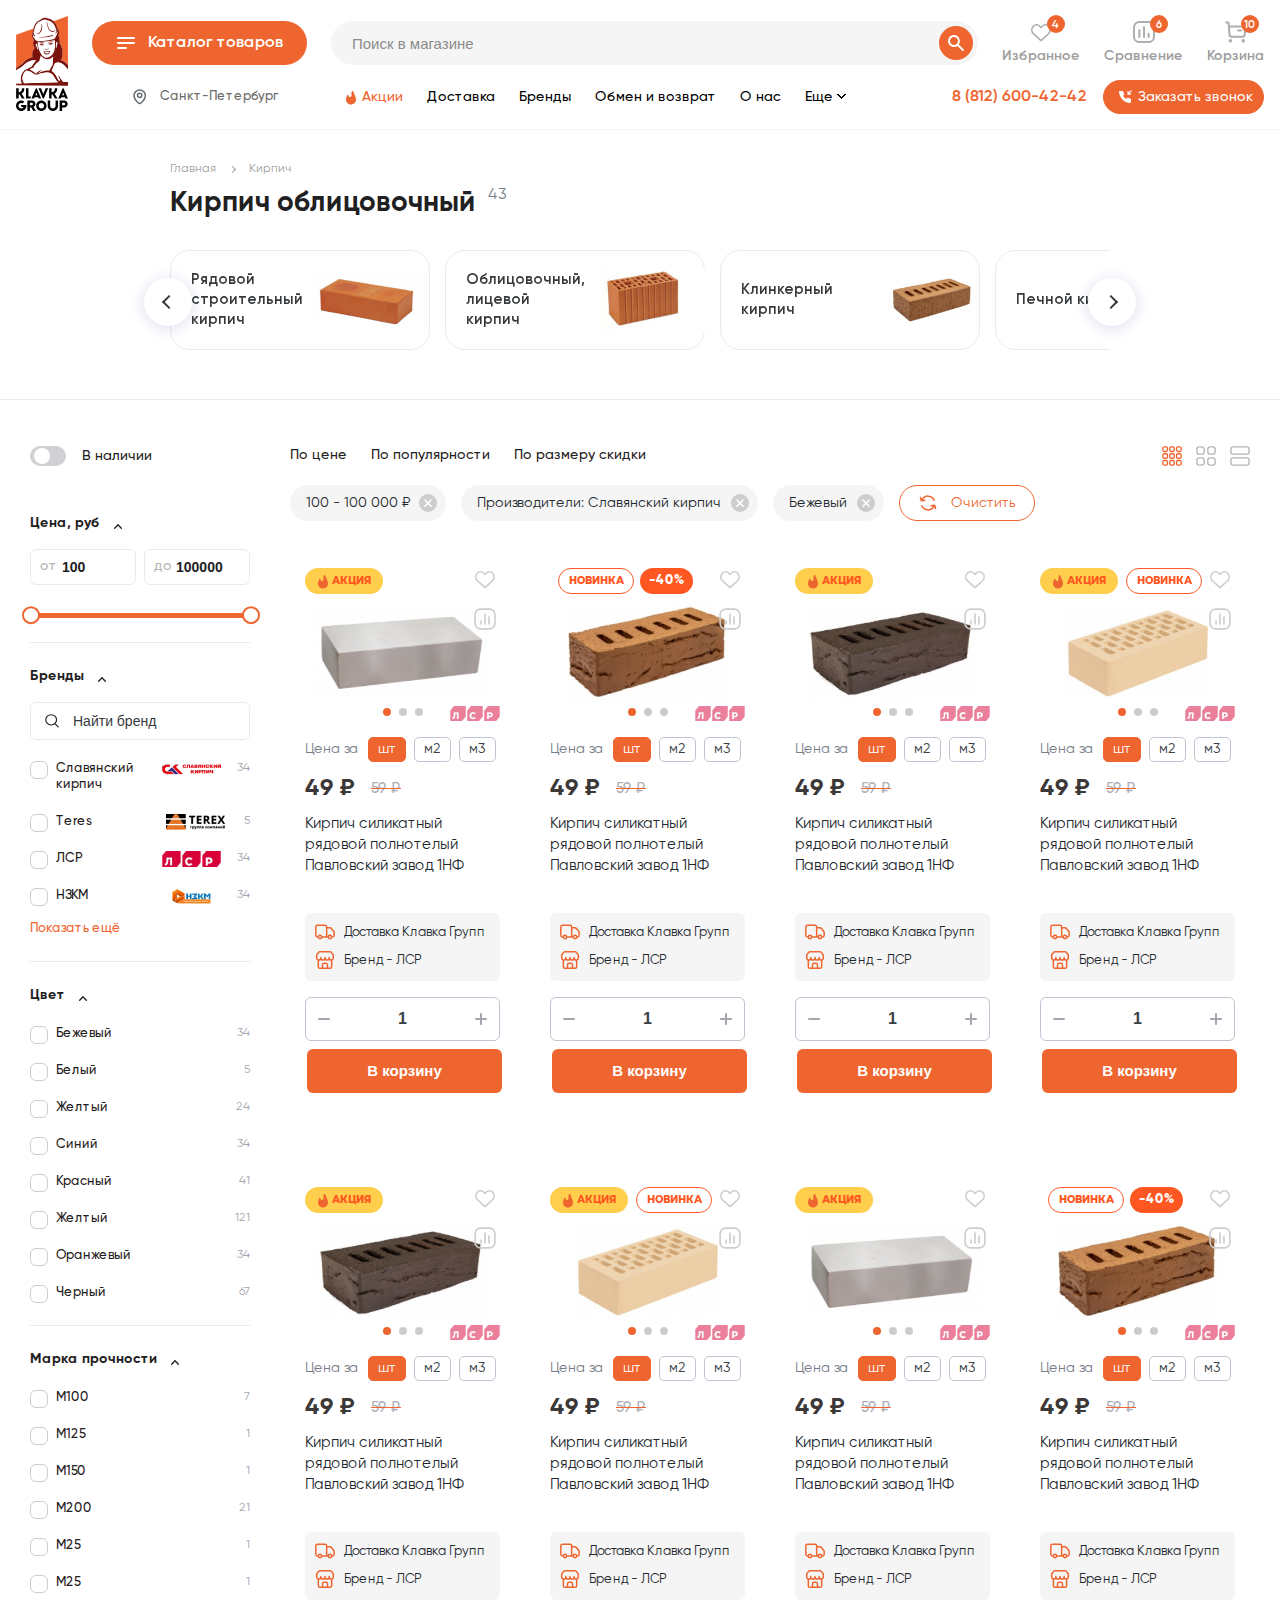
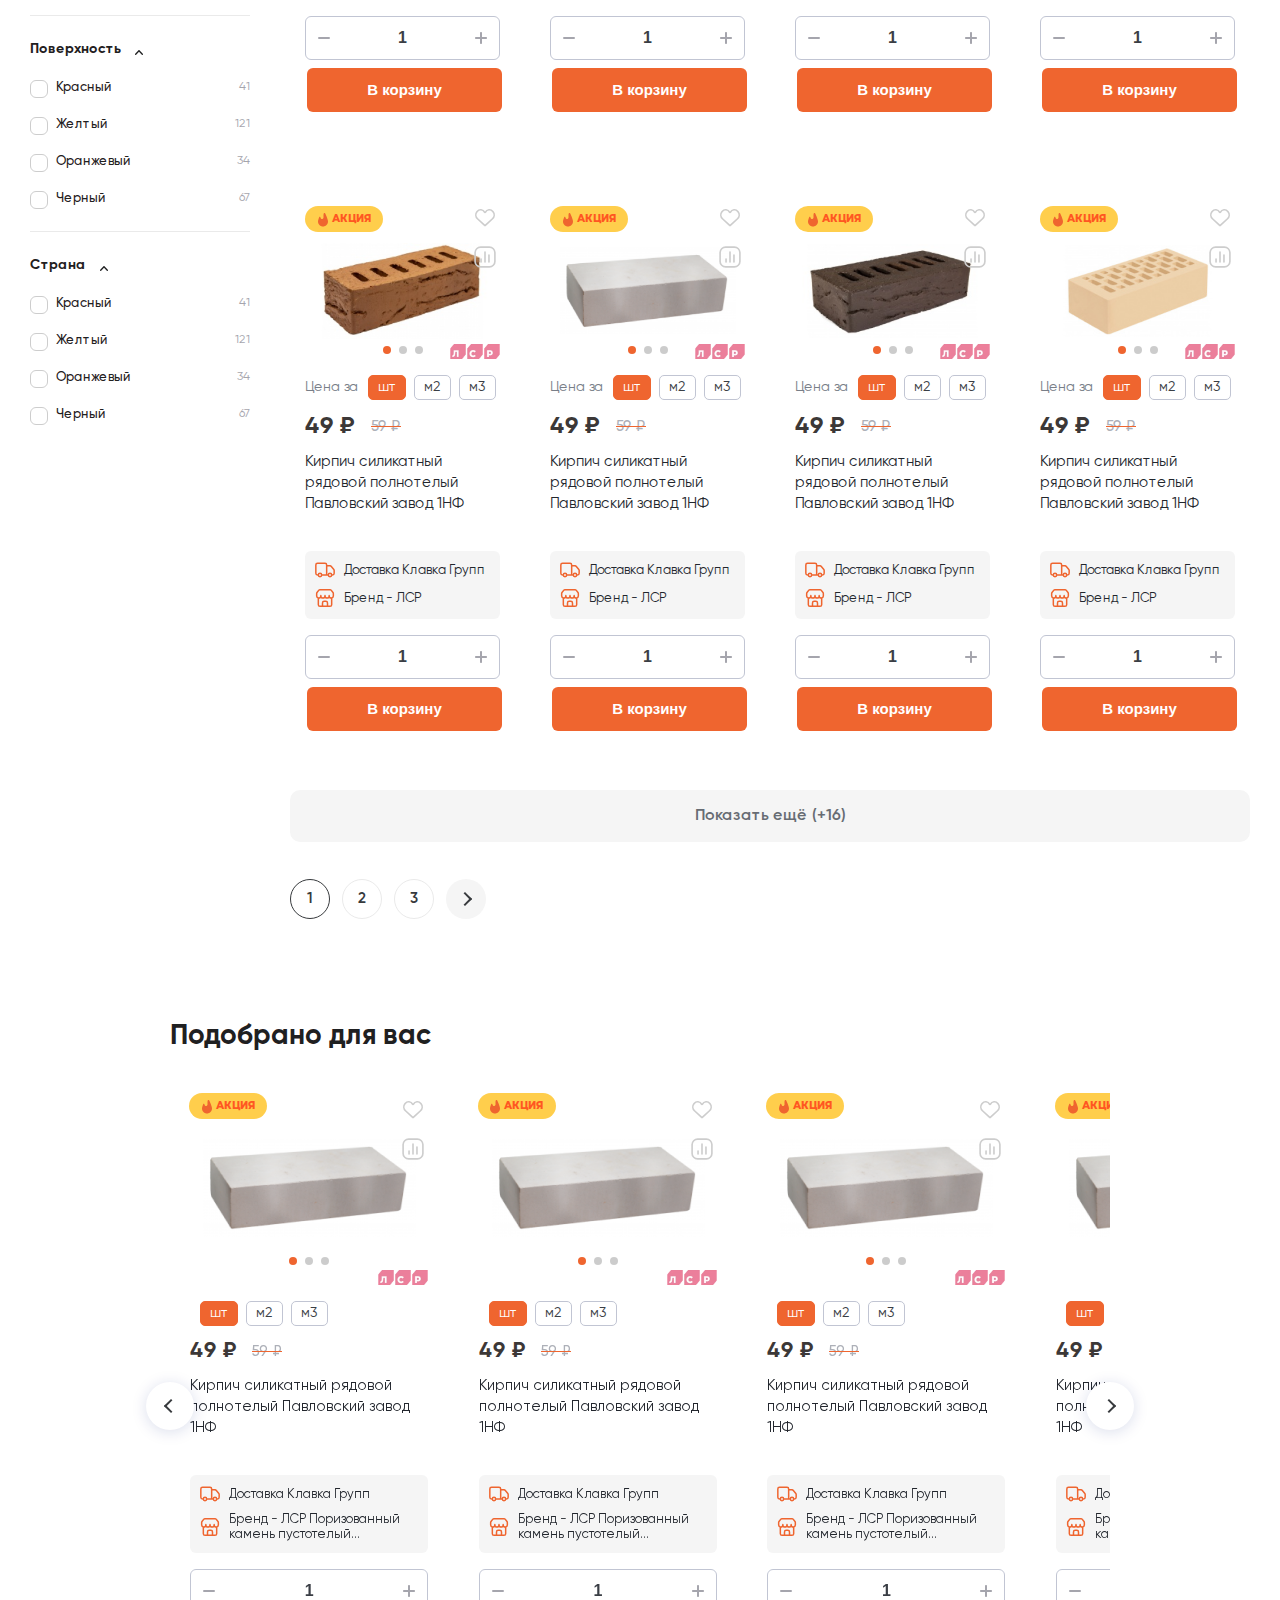
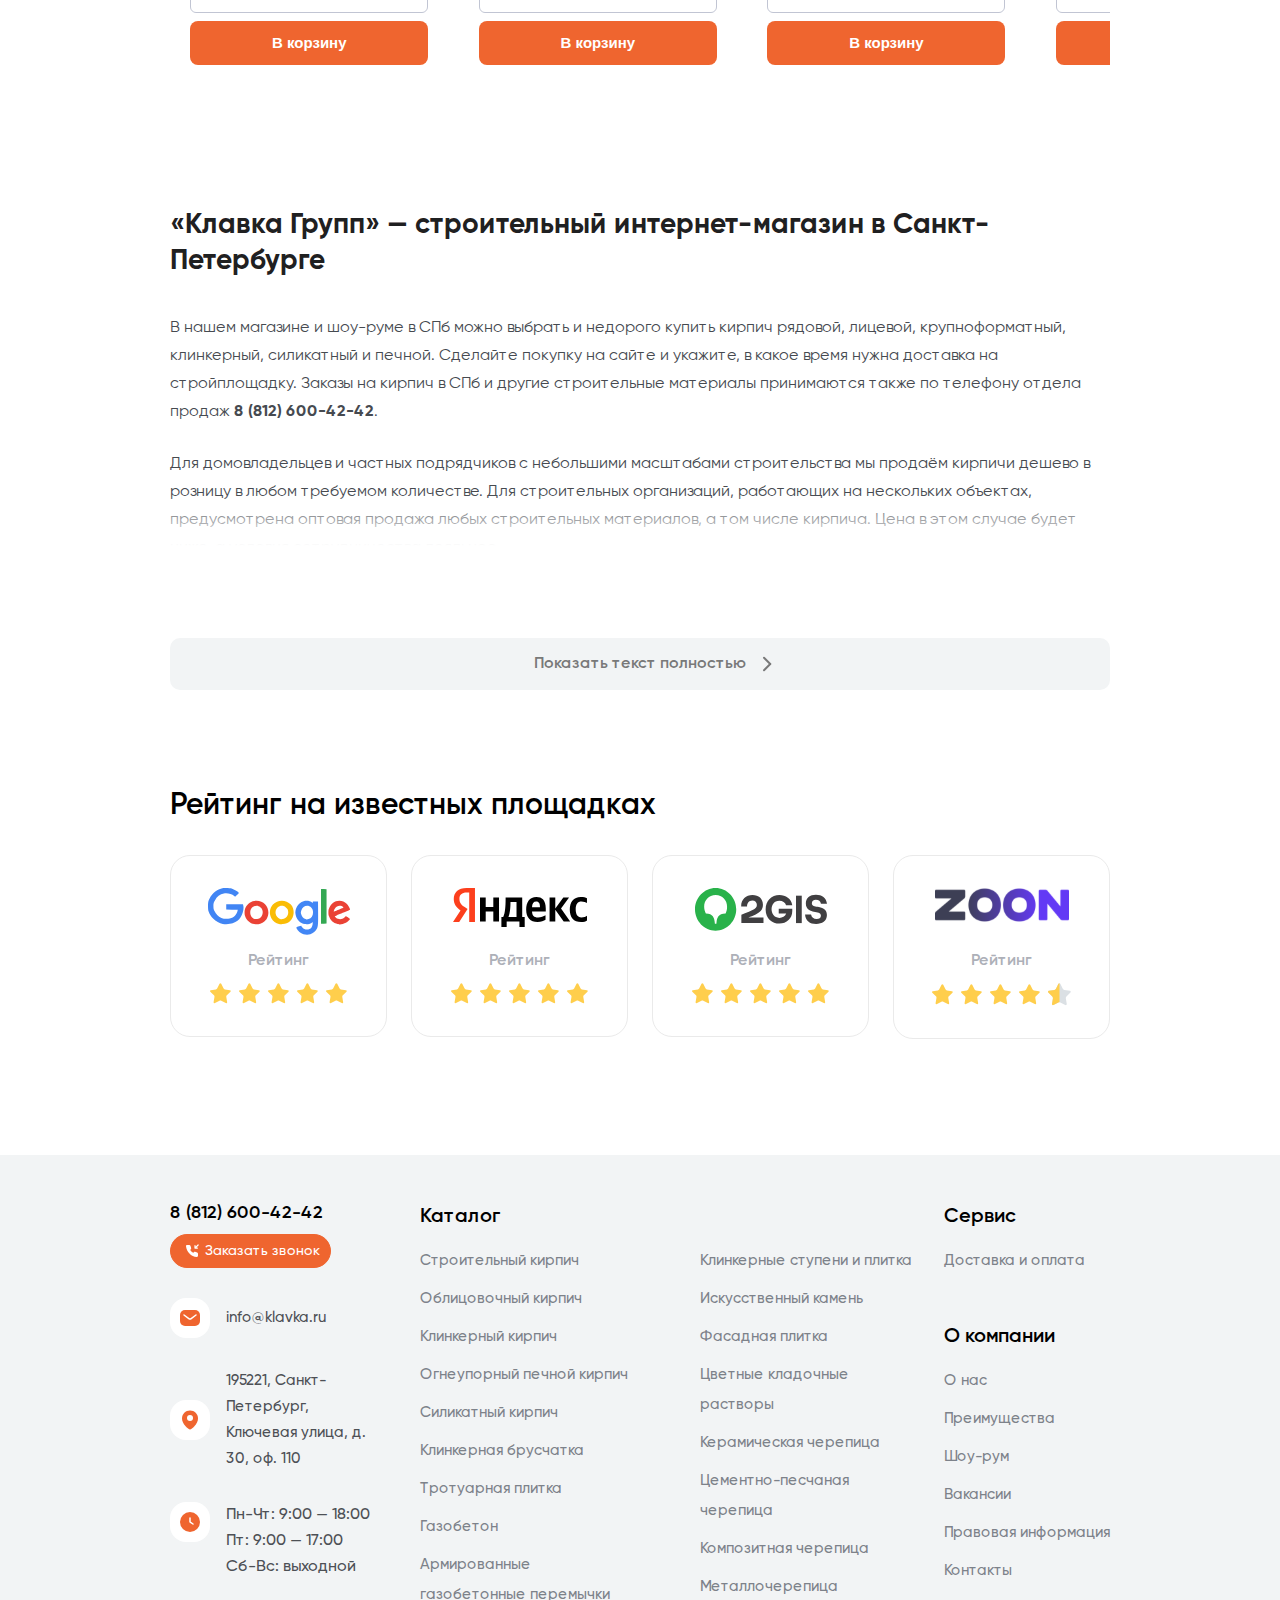
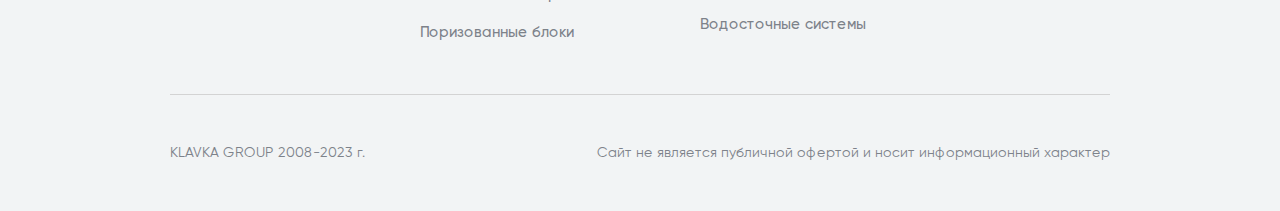
<file: catalog.html>
<!DOCTYPE html>
<html lang="en">
<head>
    <meta charset="UTF-8">
    <meta name="viewport"
          content="width=device-width, user-scalable=no, initial-scale=1.0, maximum-scale=1.0, minimum-scale=1.0">
    <meta http-equiv="X-UA-Compatible" content="ie=edge">
    <title></title>
    <link rel="stylesheet" href="style.css">
</head>
<body>

<header>
    <div class="container">
        <div class="header__main">
            <div class="open-menu">
                <span></span>
                <span></span>
                <span></span>
                <span></span>
            </div>
            <a href="#" class="header__logo">
                <img src="assets/img/logo.svg" class="head__logo" alt="logo">
                <img src="assets/img/logo-mob.svg" class="logo__mob" alt="logo">
                <img src="assets/img/logo-scr.svg" class="logo__scr" alt="logo">
            </a>
            <div class="menu-cnt">
                <div class="header__info">
                    <a href="#" class="catalog__goods open-menu-cat">
                        <i class="catalog__icon"></i>
                        <span>Каталог <b>товаров</b></span>
                    </a>
                    <div class="header__search">
                        <form>
                            <label>
                                <input type="text" placeholder="Поиск в магазине">
                                <button class="search__btn">
                                    <img src="assets/img/icons/search.svg" alt="search">
                                </button>
                            </label>
                        </form>
                    </div>
                    <div class="header__cont">
                        <a href="javascript:;" data-val="back-call" class="open_modal btn__phone">
                            <img src="assets/img/icons/phone.svg" alt="phone">
                            <span>Заказать звонок</span>
                        </a>
                        <a href="tel: 8 (812) 600-42-42" class="header__phone">8 (812) 600-42-42</a>
                    </div>
                    <div class="header__href">
                        <a href="#" class="header__fav">
                            <small>4</small>
                            <i class="icon heart"></i>
                            <span>Избранное</span>
                        </a>
                        <a href="#" class="header__fav">
                            <small>6</small>
                            <i class="icon chart"></i>
                            <span>Сравнение</span>
                        </a>
                        <a href="#" class="header__fav">
                            <small>10</small>
                            <i class="icon buy"></i>
                            <span>Корзина</span>
                        </a>
                    </div>
                </div>
                <div class="header__item">
                    <div class="header__about">
                        <a href="#" class="header__location">
                            <i class="icon location"></i>
                            <p>Санкт-Петербург</p>
                        </a>
                        <div class="header__menu">
                            <ul>
                                <li><a href="#"><img src="assets/img/icons/fier.svg" alt="icon"> Акции</a></li>
                                <li><a href="#">Доставка</a></li>
                                <li><a href="#">Бренды</a></li>
                                <li><a href="#">Обмен и возврат</a></li>
                                <li><a href="#">О нас</a></li>
                                <li>
                                    <a href="javascript:;">Еще</a>
                                    <ul class="submenu">
                                        <li><a href="#">Бренды</a></li>
                                        <li><a href="#">Доставка</a></li>
                                        <li><a href="#">О нас</a></li>
                                    </ul>
                                </li>
                            </ul>
                        </div>
                    </div>
                    <div class="header__cont">
                        <a href="tel: 8 (812) 600-42-42" class="header__phone">8 (812) 600-42-42</a>
                        <a href="javascript:;" data-val="back-call" class="open_modal btn__phone">
                            <img src="assets/img/icons/phone.svg" alt="phone">
                            <span>Заказать звонок</span>
                        </a>
                    </div>
                </div>
            </div>
            <a href="tel: 8 (812) 600-42-42" class="call__mob">
                <img src="assets/img/icons/phone2.svg" alt="svg">
            </a>
        </div>
        <div class="min-block-catalog">
            <div class="block-catalog__close">
                <img src="assets/img/close.svg" alt="icon">
            </div>
            <div class="cat-menu__cnt">
                <div class="block-inp__mov">
                    <label>
                        <button class="block-inp__search"><img src="assets/img/icons/Search2.svg" alt="search"></button>
                        <input type="text" placeholder="Поиск в магазине">
                    </label>
                </div>
                <ul>
                    <li>
                        <a href="#">
                            <div class="menu__icon">
                                <img src="assets/img/prod1.png" alt="png">
                            </div>
                            <span>Кирпич</span>
                        </a>
                        <div class="cat-menu__box">
                            <div class="for-back-block">
                                <div class="go-back__menu"></div>
                                <h3>Кирпич</h3>
                                <div class="go-back__menu close__cirp"><img src="assets/img/close.svg" alt="icon"></div>
                            </div>
                            <div class="cat-menu__block">
                                <div class="cat-menu__fl">
                                    <div class="cat-menu__info">
                                        <div class="cat-menu__href">
                                            <ul>
                                                <li><a href="#">Рядовой строительный кирпич</a></li>
                                                <li><a href="#">Облицовочный/лицевой кирпич</a></li>
                                                <li><a href="#">Клинкерный кирпич</a></li>
                                                <li><a href="#">Печной кирпич</a></li>
                                                <li><a href="#">Силикатный кирпич</a></li>
                                            </ul>
                                        </div>
                                    </div>
                                    <div class="cat-discounts">
                                        <div class="cat-discounts__photo">
                                            <img src="assets/img/cat1.png" alt="png">
                                        </div>
                                        <p>
                                            Скидки до 20% на лицевой кирпич
                                        </p>
                                    </div>
                                </div>
                                <div class="cat-menu__part">
                                    <div class="swiper cat-part__slid">
                                        <div class="swiper-wrapper">
                                            <div class="swiper-slide">
                                                <a href="#" class="cat-part__logo"><img src="assets/img/cat-card1.png" alt="logo"></a>
                                            </div>
                                            <div class="swiper-slide">
                                                <a href="#" class="cat-part__logo"><img src="assets/img/cat-card2.png" alt="logo"></a>
                                            </div>
                                            <div class="swiper-slide">
                                                <a href="#" class="cat-part__logo"><img src="assets/img/cat-card3.png" alt="logo"></a>
                                            </div>
                                            <div class="swiper-slide">
                                                <a href="#" class="cat-part__logo"><img src="assets/img/cat-card4.png" alt="logo"></a>
                                            </div>
                                            <div class="swiper-slide">
                                                <a href="#" class="cat-part__logo"><img src="assets/img/cat-card5.png" alt="logo"></a>
                                            </div>
                                            <div class="swiper-slide">
                                                <a href="#" class="cat-part__logo"><img src="assets/img/cat-card6.png" alt="logo"></a>
                                            </div>
                                            <div class="swiper-slide">
                                                <a href="#" class="cat-part__logo"><img src="assets/img/cat-card3.png" alt="logo"></a>
                                            </div>
                                            <div class="swiper-slide">
                                                <a href="#" class="cat-part__logo"><img src="assets/img/cat-card4.png" alt="logo"></a>
                                            </div>
                                        </div>
                                    </div>
                                    <div class="cat-part-prev swiper-button-prev"></div>
                                    <div class="cat-part-next swiper-button-next"></div>
                                </div>
                            </div>
                        </div>
                    </li>
                    <li>
                        <a href="#">
                            <div class="menu__icon">
                                <img src="assets/img/prod2.png" alt="png">
                            </div>
                            <span>Строительные блоки, газобетон, перемычки</span>
                        </a>
                        <div class="cat-menu__box">
                            <div class="for-back-block">
                                <div class="go-back__menu"></div>
                                <h3>Строительные блоки, газобетон, перемычки</h3>
                                <div class="go-back__menu close__cirp"><img src="assets/img/close.svg" alt="icon"></div>
                            </div>
                            <div class="cat-menu__block">
                                <div class="cat-menu__fl">
                                    <div class="cat-menu__info">
                                        <div class="cat-menu__href">
                                            <ul>
                                                <li><a href="#">Газобетон</a></li>
                                                <li><a href="#">Газобетонные перемычки</a></li>
                                                <li><a href="#">Блоки бетонные</a></li>
                                                <li><a href="#">Керамзитобетон</a></li>
                                                <li><a href="#">Поризованные керамические блоки</a></li>
                                            </ul>
                                        </div>
                                    </div>
                                    <div class="cat-discounts">
                                        <div class="cat-discounts__photo">
                                            <img src="assets/img/cat1.png" alt="png">
                                        </div>
                                        <p>
                                            Скидки до 20% на лицевой кирпич
                                        </p>
                                    </div>
                                </div>
                                <div class="cat-menu__part">
                                    <div class="swiper cat-part__slid">
                                        <div class="swiper-wrapper">
                                            <div class="swiper-slide">
                                                <a href="#" class="cat-part__logo"><img src="assets/img/cat-card1.png" alt="logo"></a>
                                            </div>
                                            <div class="swiper-slide">
                                                <a href="#" class="cat-part__logo"><img src="assets/img/cat-card2.png" alt="logo"></a>
                                            </div>
                                            <div class="swiper-slide">
                                                <a href="#" class="cat-part__logo"><img src="assets/img/cat-card3.png" alt="logo"></a>
                                            </div>
                                            <div class="swiper-slide">
                                                <a href="#" class="cat-part__logo"><img src="assets/img/cat-card4.png" alt="logo"></a>
                                            </div>
                                            <div class="swiper-slide">
                                                <a href="#" class="cat-part__logo"><img src="assets/img/cat-card5.png" alt="logo"></a>
                                            </div>
                                            <div class="swiper-slide">
                                                <a href="#" class="cat-part__logo"><img src="assets/img/cat-card6.png" alt="logo"></a>
                                            </div>
                                            <div class="swiper-slide">
                                                <a href="#" class="cat-part__logo"><img src="assets/img/cat-card3.png" alt="logo"></a>
                                            </div>
                                            <div class="swiper-slide">
                                                <a href="#" class="cat-part__logo"><img src="assets/img/cat-card4.png" alt="logo"></a>
                                            </div>
                                        </div>
                                    </div>
                                    <div class="cat-part-prev swiper-button-prev"></div>
                                    <div class="cat-part-next swiper-button-next"></div>
                                </div>
                            </div>
                        </div>
                    </li>
                    <li>
                        <a href="#">
                            <div class="menu__icon">
                                <img src="assets/img/prod3.png" alt="png">
                            </div>
                            <span>Фасадная плитка, отделка, декор</span>
                        </a>
                        <div class="cat-menu__box">
                            <div class="for-back-block">
                                <div class="go-back__menu"></div>
                                <h3>Фасадная плитка, отделка, декор</h3>
                                <div class="go-back__menu close__cirp"><img src="assets/img/close.svg" alt="icon"></div>
                            </div>
                            <div class="cat-menu__block">
                                <div class="cat-menu__fl">
                                    <div class="cat-menu__info">
                                        <div class="cat-menu__href">
                                            <ul>
                                                <li><a href="#">Фасадная плитка под кирпич</a></li>
                                                <li><a href="#">Клинкерная плитка для фасада</a></li>
                                                <li><a href="#">Термопанели</a></li>
                                                <li><a href="#">Сайдинг</a></li>
                                                <li><a href="#">Штукатурный фасад</a></li>
                                                <li><a href="#">Цокольная плитка</a></li>
                                                <li><a href="#">Клинкерные подоконники и водоотливы</a></li>
                                            </ul>
                                        </div>
                                    </div>
                                    <div class="cat-discounts">
                                        <div class="cat-discounts__photo">
                                            <img src="assets/img/cat1.png" alt="png">
                                        </div>
                                        <p>
                                            Скидки до 20% на лицевой кирпич
                                        </p>
                                    </div>
                                </div>
                                <div class="cat-menu__part">
                                    <div class="swiper cat-part__slid">
                                        <div class="swiper-wrapper">
                                            <div class="swiper-slide">
                                                <a href="#" class="cat-part__logo"><img src="assets/img/cat-card1.png" alt="logo"></a>
                                            </div>
                                            <div class="swiper-slide">
                                                <a href="#" class="cat-part__logo"><img src="assets/img/cat-card2.png" alt="logo"></a>
                                            </div>
                                            <div class="swiper-slide">
                                                <a href="#" class="cat-part__logo"><img src="assets/img/cat-card3.png" alt="logo"></a>
                                            </div>
                                            <div class="swiper-slide">
                                                <a href="#" class="cat-part__logo"><img src="assets/img/cat-card4.png" alt="logo"></a>
                                            </div>
                                            <div class="swiper-slide">
                                                <a href="#" class="cat-part__logo"><img src="assets/img/cat-card5.png" alt="logo"></a>
                                            </div>
                                            <div class="swiper-slide">
                                                <a href="#" class="cat-part__logo"><img src="assets/img/cat-card6.png" alt="logo"></a>
                                            </div>
                                            <div class="swiper-slide">
                                                <a href="#" class="cat-part__logo"><img src="assets/img/cat-card3.png" alt="logo"></a>
                                            </div>
                                            <div class="swiper-slide">
                                                <a href="#" class="cat-part__logo"><img src="assets/img/cat-card4.png" alt="logo"></a>
                                            </div>
                                        </div>
                                    </div>
                                    <div class="cat-part-prev swiper-button-prev"></div>
                                    <div class="cat-part-next swiper-button-next"></div>
                                </div>
                            </div>
                        </div>
                    </li>
                    <li>
                        <a href="#">
                            <div class="menu__icon">
                                <img src="assets/img/prod4.png" alt="png">
                            </div>
                            <span>Натуральный и искусственный камень</span>
                        </a>
                        <div class="cat-menu__box">
                            <div class="for-back-block">
                                <div class="go-back__menu"></div>
                                <h3>Натуральный и искусственный камень</h3>
                                <div class="go-back__menu close__cirp"><img src="assets/img/close.svg" alt="icon"></div>
                            </div>
                            <div class="cat-menu__block">
                                <div class="cat-menu__fl">
                                    <div class="cat-menu__info">
                                        <div class="cat-menu__href">
                                            <ul>
                                                <li><a href="#">Искусственный камень для отделки</a></li>
                                                <li><a href="#">Натуральный камень для отделки</a></li>
                                            </ul>
                                        </div>
                                    </div>
                                    <div class="cat-discounts">
                                        <div class="cat-discounts__photo">
                                            <img src="assets/img/cat1.png" alt="png">
                                        </div>
                                        <p>
                                            Скидки до 20% на лицевой кирпич
                                        </p>
                                    </div>
                                </div>
                                <div class="cat-menu__part">
                                    <div class="swiper cat-part__slid">
                                        <div class="swiper-wrapper">
                                            <div class="swiper-slide">
                                                <a href="#" class="cat-part__logo"><img src="assets/img/cat-card1.png" alt="logo"></a>
                                            </div>
                                            <div class="swiper-slide">
                                                <a href="#" class="cat-part__logo"><img src="assets/img/cat-card2.png" alt="logo"></a>
                                            </div>
                                            <div class="swiper-slide">
                                                <a href="#" class="cat-part__logo"><img src="assets/img/cat-card3.png" alt="logo"></a>
                                            </div>
                                            <div class="swiper-slide">
                                                <a href="#" class="cat-part__logo"><img src="assets/img/cat-card4.png" alt="logo"></a>
                                            </div>
                                            <div class="swiper-slide">
                                                <a href="#" class="cat-part__logo"><img src="assets/img/cat-card5.png" alt="logo"></a>
                                            </div>
                                            <div class="swiper-slide">
                                                <a href="#" class="cat-part__logo"><img src="assets/img/cat-card6.png" alt="logo"></a>
                                            </div>
                                            <div class="swiper-slide">
                                                <a href="#" class="cat-part__logo"><img src="assets/img/cat-card3.png" alt="logo"></a>
                                            </div>
                                            <div class="swiper-slide">
                                                <a href="#" class="cat-part__logo"><img src="assets/img/cat-card4.png" alt="logo"></a>
                                            </div>
                                        </div>
                                    </div>
                                    <div class="cat-part-prev swiper-button-prev"></div>
                                    <div class="cat-part-next swiper-button-next"></div>
                                </div>
                            </div>
                        </div>
                    </li>
                    <li>
                        <a href="#">
                            <div class="menu__icon">
                                <img src="assets/img/prod5.png" alt="png">
                            </div>
                            <span>Смеси строительные, клеи, затирки</span>
                        </a>
                        <div class="cat-menu__box">
                            <div class="for-back-block">
                                <div class="go-back__menu"></div>
                                <h3>Смеси строительные, клеи, затирки</h3>
                                <div class="go-back__menu close__cirp"><img src="assets/img/close.svg" alt="icon"></div>
                            </div>
                            <div class="cat-menu__block">
                                <div class="cat-menu__fl">
                                    <div class="cat-menu__info">
                                        <div class="cat-menu__href">
                                            <ul>
                                                <li><a href="#">Искусственный камень для отделки</a></li>
                                                <li><a href="#">Натуральный камень для отделки</a></li>
                                            </ul>
                                        </div>
                                    </div>
                                    <div class="cat-discounts">
                                        <div class="cat-discounts__photo">
                                            <img src="assets/img/cat1.png" alt="png">
                                        </div>
                                        <p>
                                            Скидки до 20% на лицевой кирпич
                                        </p>
                                    </div>
                                </div>
                                <div class="cat-menu__part">
                                    <div class="swiper cat-part__slid">
                                        <div class="swiper-wrapper">
                                            <div class="swiper-slide">
                                                <a href="#" class="cat-part__logo"><img src="assets/img/cat-card1.png" alt="logo"></a>
                                            </div>
                                            <div class="swiper-slide">
                                                <a href="#" class="cat-part__logo"><img src="assets/img/cat-card2.png" alt="logo"></a>
                                            </div>
                                            <div class="swiper-slide">
                                                <a href="#" class="cat-part__logo"><img src="assets/img/cat-card3.png" alt="logo"></a>
                                            </div>
                                            <div class="swiper-slide">
                                                <a href="#" class="cat-part__logo"><img src="assets/img/cat-card4.png" alt="logo"></a>
                                            </div>
                                            <div class="swiper-slide">
                                                <a href="#" class="cat-part__logo"><img src="assets/img/cat-card5.png" alt="logo"></a>
                                            </div>
                                            <div class="swiper-slide">
                                                <a href="#" class="cat-part__logo"><img src="assets/img/cat-card6.png" alt="logo"></a>
                                            </div>
                                            <div class="swiper-slide">
                                                <a href="#" class="cat-part__logo"><img src="assets/img/cat-card3.png" alt="logo"></a>
                                            </div>
                                            <div class="swiper-slide">
                                                <a href="#" class="cat-part__logo"><img src="assets/img/cat-card4.png" alt="logo"></a>
                                            </div>
                                        </div>
                                    </div>
                                    <div class="cat-part-prev swiper-button-prev"></div>
                                    <div class="cat-part-next swiper-button-next"></div>
                                </div>
                            </div>
                        </div>
                    </li>
                    <li>
                        <a href="#">
                            <div class="menu__icon">
                                <img src="assets/img/prod6.png" alt="png">
                            </div>
                            <span>Крепление кирпичной кладки, армирование</span>
                        </a>
                        <div class="cat-menu__box">
                            <div class="for-back-block">
                                <div class="go-back__menu"></div>
                                <h3>Смеси строительные, клеи, затирки</h3>
                                <div class="go-back__menu close__cirp"><img src="assets/img/close.svg" alt="icon"></div>
                            </div>
                            <div class="cat-menu__block">
                                <div class="cat-menu__fl">
                                    <div class="cat-menu__info">
                                        <div class="cat-menu__href">
                                            <ul>
                                                <li><a href="#">Искусственный камень для отделки</a></li>
                                                <li><a href="#">Натуральный камень для отделки</a></li>
                                            </ul>
                                        </div>
                                    </div>
                                    <div class="cat-discounts">
                                        <div class="cat-discounts__photo">
                                            <img src="assets/img/cat1.png" alt="png">
                                        </div>
                                        <p>
                                            Скидки до 20% на лицевой кирпич
                                        </p>
                                    </div>
                                </div>
                                <div class="cat-menu__part">
                                    <div class="swiper cat-part__slid">
                                        <div class="swiper-wrapper">
                                            <div class="swiper-slide">
                                                <a href="#" class="cat-part__logo"><img src="assets/img/cat-card1.png" alt="logo"></a>
                                            </div>
                                            <div class="swiper-slide">
                                                <a href="#" class="cat-part__logo"><img src="assets/img/cat-card2.png" alt="logo"></a>
                                            </div>
                                            <div class="swiper-slide">
                                                <a href="#" class="cat-part__logo"><img src="assets/img/cat-card3.png" alt="logo"></a>
                                            </div>
                                            <div class="swiper-slide">
                                                <a href="#" class="cat-part__logo"><img src="assets/img/cat-card4.png" alt="logo"></a>
                                            </div>
                                            <div class="swiper-slide">
                                                <a href="#" class="cat-part__logo"><img src="assets/img/cat-card5.png" alt="logo"></a>
                                            </div>
                                            <div class="swiper-slide">
                                                <a href="#" class="cat-part__logo"><img src="assets/img/cat-card6.png" alt="logo"></a>
                                            </div>
                                            <div class="swiper-slide">
                                                <a href="#" class="cat-part__logo"><img src="assets/img/cat-card3.png" alt="logo"></a>
                                            </div>
                                            <div class="swiper-slide">
                                                <a href="#" class="cat-part__logo"><img src="assets/img/cat-card4.png" alt="logo"></a>
                                            </div>
                                        </div>
                                    </div>
                                    <div class="cat-part-prev swiper-button-prev"></div>
                                    <div class="cat-part-next swiper-button-next"></div>
                                </div>
                            </div>
                        </div>
                    </li>
                    <li>
                        <a href="#">
                            <div class="menu__icon">
                                <img src="assets/img/prod7.png" alt="png">
                            </div>
                            <span>Черепица и кровельные покрытия</span>
                        </a>
                        <div class="cat-menu__box">
                            <div class="for-back-block">
                                <div class="go-back__menu"></div>
                                <h3>Смеси строительные, клеи, затирки</h3>
                                <div class="go-back__menu close__cirp"><img src="assets/img/close.svg" alt="icon"></div>
                            </div>
                            <div class="cat-menu__block">
                                <div class="cat-menu__fl">
                                    <div class="cat-menu__info">
                                        <div class="cat-menu__href">
                                            <ul>
                                                <li><a href="#">Искусственный камень для отделки</a></li>
                                                <li><a href="#">Натуральный камень для отделки</a></li>
                                            </ul>
                                        </div>
                                    </div>
                                    <div class="cat-discounts">
                                        <div class="cat-discounts__photo">
                                            <img src="assets/img/cat1.png" alt="png">
                                        </div>
                                        <p>
                                            Скидки до 20% на лицевой кирпич
                                        </p>
                                    </div>
                                </div>
                                <div class="cat-menu__part">
                                    <div class="swiper cat-part__slid">
                                        <div class="swiper-wrapper">
                                            <div class="swiper-slide">
                                                <a href="#" class="cat-part__logo"><img src="assets/img/cat-card1.png" alt="logo"></a>
                                            </div>
                                            <div class="swiper-slide">
                                                <a href="#" class="cat-part__logo"><img src="assets/img/cat-card2.png" alt="logo"></a>
                                            </div>
                                            <div class="swiper-slide">
                                                <a href="#" class="cat-part__logo"><img src="assets/img/cat-card3.png" alt="logo"></a>
                                            </div>
                                            <div class="swiper-slide">
                                                <a href="#" class="cat-part__logo"><img src="assets/img/cat-card4.png" alt="logo"></a>
                                            </div>
                                            <div class="swiper-slide">
                                                <a href="#" class="cat-part__logo"><img src="assets/img/cat-card5.png" alt="logo"></a>
                                            </div>
                                            <div class="swiper-slide">
                                                <a href="#" class="cat-part__logo"><img src="assets/img/cat-card6.png" alt="logo"></a>
                                            </div>
                                            <div class="swiper-slide">
                                                <a href="#" class="cat-part__logo"><img src="assets/img/cat-card3.png" alt="logo"></a>
                                            </div>
                                            <div class="swiper-slide">
                                                <a href="#" class="cat-part__logo"><img src="assets/img/cat-card4.png" alt="logo"></a>
                                            </div>
                                        </div>
                                    </div>
                                    <div class="cat-part-prev swiper-button-prev"></div>
                                    <div class="cat-part-next swiper-button-next"></div>
                                </div>
                            </div>
                        </div>
                    </li>
                    <li>
                        <a href="#">
                            <div class="menu__icon">
                                <img src="assets/img/prod8.png" alt="png">
                            </div>
                            <span>Кровельные системы, вентиляционные каналы</span>
                        </a>
                        <div class="cat-menu__box">
                            <div class="for-back-block">
                                <div class="go-back__menu"></div>
                                <h3>Смеси строительные, клеи, затирки</h3>
                                <div class="go-back__menu close__cirp"><img src="assets/img/close.svg" alt="icon"></div>
                            </div>
                            <div class="cat-menu__block">
                                <div class="cat-menu__fl">
                                    <div class="cat-menu__info">
                                        <div class="cat-menu__href">
                                            <ul>
                                                <li><a href="#">Искусственный камень для отделки</a></li>
                                                <li><a href="#">Натуральный камень для отделки</a></li>
                                            </ul>
                                        </div>
                                    </div>
                                    <div class="cat-discounts">
                                        <div class="cat-discounts__photo">
                                            <img src="assets/img/cat1.png" alt="png">
                                        </div>
                                        <p>
                                            Скидки до 20% на лицевой кирпич
                                        </p>
                                    </div>
                                </div>
                                <div class="cat-menu__part">
                                    <div class="swiper cat-part__slid">
                                        <div class="swiper-wrapper">
                                            <div class="swiper-slide">
                                                <a href="#" class="cat-part__logo"><img src="assets/img/cat-card1.png" alt="logo"></a>
                                            </div>
                                            <div class="swiper-slide">
                                                <a href="#" class="cat-part__logo"><img src="assets/img/cat-card2.png" alt="logo"></a>
                                            </div>
                                            <div class="swiper-slide">
                                                <a href="#" class="cat-part__logo"><img src="assets/img/cat-card3.png" alt="logo"></a>
                                            </div>
                                            <div class="swiper-slide">
                                                <a href="#" class="cat-part__logo"><img src="assets/img/cat-card4.png" alt="logo"></a>
                                            </div>
                                            <div class="swiper-slide">
                                                <a href="#" class="cat-part__logo"><img src="assets/img/cat-card5.png" alt="logo"></a>
                                            </div>
                                            <div class="swiper-slide">
                                                <a href="#" class="cat-part__logo"><img src="assets/img/cat-card6.png" alt="logo"></a>
                                            </div>
                                            <div class="swiper-slide">
                                                <a href="#" class="cat-part__logo"><img src="assets/img/cat-card3.png" alt="logo"></a>
                                            </div>
                                            <div class="swiper-slide">
                                                <a href="#" class="cat-part__logo"><img src="assets/img/cat-card4.png" alt="logo"></a>
                                            </div>
                                        </div>
                                    </div>
                                    <div class="cat-part-prev swiper-button-prev"></div>
                                    <div class="cat-part-next swiper-button-next"></div>
                                </div>
                            </div>
                        </div>
                    </li>
                    <li>
                        <a href="#">
                            <div class="menu__icon">
                                <img src="assets/img/prod9.png" alt="png">
                            </div>
                            <span>Брусчатка и тротуарная плитка</span>
                        </a>
                        <div class="cat-menu__box">
                            <div class="for-back-block">
                                <div class="go-back__menu"></div>
                                <h3>Смеси строительные, клеи, затирки</h3>
                                <div class="go-back__menu close__cirp"><img src="assets/img/close.svg" alt="icon"></div>
                            </div>
                            <div class="cat-menu__block">
                                <div class="cat-menu__fl">
                                    <div class="cat-menu__info">
                                        <div class="cat-menu__href">
                                            <ul>
                                                <li><a href="#">Искусственный камень для отделки</a></li>
                                                <li><a href="#">Натуральный камень для отделки</a></li>
                                            </ul>
                                        </div>
                                    </div>
                                    <div class="cat-discounts">
                                        <div class="cat-discounts__photo">
                                            <img src="assets/img/cat1.png" alt="png">
                                        </div>
                                        <p>
                                            Скидки до 20% на лицевой кирпич
                                        </p>
                                    </div>
                                </div>
                                <div class="cat-menu__part">
                                    <div class="swiper cat-part__slid">
                                        <div class="swiper-wrapper">
                                            <div class="swiper-slide">
                                                <a href="#" class="cat-part__logo"><img src="assets/img/cat-card1.png" alt="logo"></a>
                                            </div>
                                            <div class="swiper-slide">
                                                <a href="#" class="cat-part__logo"><img src="assets/img/cat-card2.png" alt="logo"></a>
                                            </div>
                                            <div class="swiper-slide">
                                                <a href="#" class="cat-part__logo"><img src="assets/img/cat-card3.png" alt="logo"></a>
                                            </div>
                                            <div class="swiper-slide">
                                                <a href="#" class="cat-part__logo"><img src="assets/img/cat-card4.png" alt="logo"></a>
                                            </div>
                                            <div class="swiper-slide">
                                                <a href="#" class="cat-part__logo"><img src="assets/img/cat-card5.png" alt="logo"></a>
                                            </div>
                                            <div class="swiper-slide">
                                                <a href="#" class="cat-part__logo"><img src="assets/img/cat-card6.png" alt="logo"></a>
                                            </div>
                                            <div class="swiper-slide">
                                                <a href="#" class="cat-part__logo"><img src="assets/img/cat-card3.png" alt="logo"></a>
                                            </div>
                                            <div class="swiper-slide">
                                                <a href="#" class="cat-part__logo"><img src="assets/img/cat-card4.png" alt="logo"></a>
                                            </div>
                                        </div>
                                    </div>
                                    <div class="cat-part-prev swiper-button-prev"></div>
                                    <div class="cat-part-next swiper-button-next"></div>
                                </div>
                            </div>
                        </div>
                    </li>
                    <li>
                        <a href="#">
                            <div class="menu__icon">
                                <img src="assets/img/prod10.png" alt="png">
                            </div>
                            <span>Ступени и плитка</span>
                        </a>
                        <div class="cat-menu__box">
                            <div class="for-back-block">
                                <div class="go-back__menu"></div>
                                <h3>Смеси строительные, клеи, затирки</h3>
                                <div class="go-back__menu close__cirp"><img src="assets/img/close.svg" alt="icon"></div>
                            </div>
                            <div class="cat-menu__block">
                                <div class="cat-menu__fl">
                                    <div class="cat-menu__info">
                                        <div class="cat-menu__href">
                                            <ul>
                                                <li><a href="#">Искусственный камень для отделки</a></li>
                                                <li><a href="#">Натуральный камень для отделки</a></li>
                                            </ul>
                                        </div>
                                    </div>
                                    <div class="cat-discounts">
                                        <div class="cat-discounts__photo">
                                            <img src="assets/img/cat1.png" alt="png">
                                        </div>
                                        <p>
                                            Скидки до 20% на лицевой кирпич
                                        </p>
                                    </div>
                                </div>
                                <div class="cat-menu__part">
                                    <div class="swiper cat-part__slid">
                                        <div class="swiper-wrapper">
                                            <div class="swiper-slide">
                                                <a href="#" class="cat-part__logo"><img src="assets/img/cat-card1.png" alt="logo"></a>
                                            </div>
                                            <div class="swiper-slide">
                                                <a href="#" class="cat-part__logo"><img src="assets/img/cat-card2.png" alt="logo"></a>
                                            </div>
                                            <div class="swiper-slide">
                                                <a href="#" class="cat-part__logo"><img src="assets/img/cat-card3.png" alt="logo"></a>
                                            </div>
                                            <div class="swiper-slide">
                                                <a href="#" class="cat-part__logo"><img src="assets/img/cat-card4.png" alt="logo"></a>
                                            </div>
                                            <div class="swiper-slide">
                                                <a href="#" class="cat-part__logo"><img src="assets/img/cat-card5.png" alt="logo"></a>
                                            </div>
                                            <div class="swiper-slide">
                                                <a href="#" class="cat-part__logo"><img src="assets/img/cat-card6.png" alt="logo"></a>
                                            </div>
                                            <div class="swiper-slide">
                                                <a href="#" class="cat-part__logo"><img src="assets/img/cat-card3.png" alt="logo"></a>
                                            </div>
                                            <div class="swiper-slide">
                                                <a href="#" class="cat-part__logo"><img src="assets/img/cat-card4.png" alt="logo"></a>
                                            </div>
                                        </div>
                                    </div>
                                    <div class="cat-part-prev swiper-button-prev"></div>
                                    <div class="cat-part-next swiper-button-next"></div>
                                </div>
                            </div>
                        </div>
                    </li>
                    <li>
                        <a href="#">
                            <div class="menu__icon">
                                <img src="assets/img/prod11.png" alt="png">
                            </div>
                            <span>Благоустройство территории и дренаж</span>
                        </a>
                        <div class="cat-menu__box">
                            <div class="for-back-block">
                                <div class="go-back__menu"></div>
                                <h3>Смеси строительные, клеи, затирки</h3>
                                <div class="go-back__menu close__cirp"><img src="assets/img/close.svg" alt="icon"></div>
                            </div>
                            <div class="cat-menu__block">
                                <div class="cat-menu__fl">
                                    <div class="cat-menu__info">
                                        <div class="cat-menu__href">
                                            <ul>
                                                <li><a href="#">Искусственный камень для отделки</a></li>
                                                <li><a href="#">Натуральный камень для отделки</a></li>
                                            </ul>
                                        </div>
                                    </div>
                                    <div class="cat-discounts">
                                        <div class="cat-discounts__photo">
                                            <img src="assets/img/cat1.png" alt="png">
                                        </div>
                                        <p>
                                            Скидки до 20% на лицевой кирпич
                                        </p>
                                    </div>
                                </div>
                                <div class="cat-menu__part">
                                    <div class="swiper cat-part__slid">
                                        <div class="swiper-wrapper">
                                            <div class="swiper-slide">
                                                <a href="#" class="cat-part__logo"><img src="assets/img/cat-card1.png" alt="logo"></a>
                                            </div>
                                            <div class="swiper-slide">
                                                <a href="#" class="cat-part__logo"><img src="assets/img/cat-card2.png" alt="logo"></a>
                                            </div>
                                            <div class="swiper-slide">
                                                <a href="#" class="cat-part__logo"><img src="assets/img/cat-card3.png" alt="logo"></a>
                                            </div>
                                            <div class="swiper-slide">
                                                <a href="#" class="cat-part__logo"><img src="assets/img/cat-card4.png" alt="logo"></a>
                                            </div>
                                            <div class="swiper-slide">
                                                <a href="#" class="cat-part__logo"><img src="assets/img/cat-card5.png" alt="logo"></a>
                                            </div>
                                            <div class="swiper-slide">
                                                <a href="#" class="cat-part__logo"><img src="assets/img/cat-card6.png" alt="logo"></a>
                                            </div>
                                            <div class="swiper-slide">
                                                <a href="#" class="cat-part__logo"><img src="assets/img/cat-card3.png" alt="logo"></a>
                                            </div>
                                            <div class="swiper-slide">
                                                <a href="#" class="cat-part__logo"><img src="assets/img/cat-card4.png" alt="logo"></a>
                                            </div>
                                        </div>
                                    </div>
                                    <div class="cat-part-prev swiper-button-prev"></div>
                                    <div class="cat-part-next swiper-button-next"></div>
                                </div>
                            </div>
                        </div>
                    </li>
                    <li>
                        <a href="#">
                            <div class="menu__icon">
                                <img src="assets/img/prod12.png" alt="png">
                            </div>
                            <span>Изоляционные материалы</span>
                        </a>
                        <div class="cat-menu__box">
                            <div class="for-back-block">
                                <div class="go-back__menu"></div>
                                <h3>Смеси строительные, клеи, затирки</h3>
                                <div class="go-back__menu close__cirp"><img src="assets/img/close.svg" alt="icon"></div>
                            </div>
                            <div class="cat-menu__block">
                                <div class="cat-menu__fl">
                                    <div class="cat-menu__info">
                                        <div class="cat-menu__href">
                                            <ul>
                                                <li><a href="#">Искусственный камень для отделки</a></li>
                                                <li><a href="#">Натуральный камень для отделки</a></li>
                                            </ul>
                                        </div>
                                    </div>
                                    <div class="cat-discounts">
                                        <div class="cat-discounts__photo">
                                            <img src="assets/img/cat1.png" alt="png">
                                        </div>
                                        <p>
                                            Скидки до 20% на лицевой кирпич
                                        </p>
                                    </div>
                                </div>
                                <div class="cat-menu__part">
                                    <div class="swiper cat-part__slid">
                                        <div class="swiper-wrapper">
                                            <div class="swiper-slide">
                                                <a href="#" class="cat-part__logo"><img src="assets/img/cat-card1.png" alt="logo"></a>
                                            </div>
                                            <div class="swiper-slide">
                                                <a href="#" class="cat-part__logo"><img src="assets/img/cat-card2.png" alt="logo"></a>
                                            </div>
                                            <div class="swiper-slide">
                                                <a href="#" class="cat-part__logo"><img src="assets/img/cat-card3.png" alt="logo"></a>
                                            </div>
                                            <div class="swiper-slide">
                                                <a href="#" class="cat-part__logo"><img src="assets/img/cat-card4.png" alt="logo"></a>
                                            </div>
                                            <div class="swiper-slide">
                                                <a href="#" class="cat-part__logo"><img src="assets/img/cat-card5.png" alt="logo"></a>
                                            </div>
                                            <div class="swiper-slide">
                                                <a href="#" class="cat-part__logo"><img src="assets/img/cat-card6.png" alt="logo"></a>
                                            </div>
                                            <div class="swiper-slide">
                                                <a href="#" class="cat-part__logo"><img src="assets/img/cat-card3.png" alt="logo"></a>
                                            </div>
                                            <div class="swiper-slide">
                                                <a href="#" class="cat-part__logo"><img src="assets/img/cat-card4.png" alt="logo"></a>
                                            </div>
                                        </div>
                                    </div>
                                    <div class="cat-part-prev swiper-button-prev"></div>
                                    <div class="cat-part-next swiper-button-next"></div>
                                </div>
                            </div>
                        </div>
                    </li>
                    <li>
                        <a href="#">
                            <div class="menu__icon">
                                <img src="assets/img/prod13.png" alt="png">
                            </div>
                            <span>Электротехническая продукция</span>
                        </a>
                        <div class="cat-menu__box">
                            <div class="for-back-block">
                                <div class="go-back__menu"></div>
                                <h3>Смеси строительные, клеи, затирки</h3>
                                <div class="go-back__menu close__cirp"><img src="assets/img/close.svg" alt="icon"></div>
                            </div>
                            <div class="cat-menu__block">
                                <div class="cat-menu__fl">
                                    <div class="cat-menu__info">
                                        <div class="cat-menu__href">
                                            <ul>
                                                <li><a href="#">Искусственный камень для отделки</a></li>
                                                <li><a href="#">Натуральный камень для отделки</a></li>
                                            </ul>
                                        </div>
                                    </div>
                                    <div class="cat-discounts">
                                        <div class="cat-discounts__photo">
                                            <img src="assets/img/cat1.png" alt="png">
                                        </div>
                                        <p>
                                            Скидки до 20% на лицевой кирпич
                                        </p>
                                    </div>
                                </div>
                                <div class="cat-menu__part">
                                    <div class="swiper cat-part__slid">
                                        <div class="swiper-wrapper">
                                            <div class="swiper-slide">
                                                <a href="#" class="cat-part__logo"><img src="assets/img/cat-card1.png" alt="logo"></a>
                                            </div>
                                            <div class="swiper-slide">
                                                <a href="#" class="cat-part__logo"><img src="assets/img/cat-card2.png" alt="logo"></a>
                                            </div>
                                            <div class="swiper-slide">
                                                <a href="#" class="cat-part__logo"><img src="assets/img/cat-card3.png" alt="logo"></a>
                                            </div>
                                            <div class="swiper-slide">
                                                <a href="#" class="cat-part__logo"><img src="assets/img/cat-card4.png" alt="logo"></a>
                                            </div>
                                            <div class="swiper-slide">
                                                <a href="#" class="cat-part__logo"><img src="assets/img/cat-card5.png" alt="logo"></a>
                                            </div>
                                            <div class="swiper-slide">
                                                <a href="#" class="cat-part__logo"><img src="assets/img/cat-card6.png" alt="logo"></a>
                                            </div>
                                            <div class="swiper-slide">
                                                <a href="#" class="cat-part__logo"><img src="assets/img/cat-card3.png" alt="logo"></a>
                                            </div>
                                            <div class="swiper-slide">
                                                <a href="#" class="cat-part__logo"><img src="assets/img/cat-card4.png" alt="logo"></a>
                                            </div>
                                        </div>
                                    </div>
                                    <div class="cat-part-prev swiper-button-prev"></div>
                                    <div class="cat-part-next swiper-button-next"></div>
                                </div>
                            </div>
                        </div>
                    </li>
                </ul>
            </div>
        </div>
    </div>
    <div class="for-mobile-bg"></div>

    <div class="cat-search__mob">
        <div class="cat-search__close">
            <img src="assets/img/icons/arr-rig.svg" alt="icon">
        </div>
        <div class="block-inp__mov">
            <label>
                <button class="block-inp__search"><img src="assets/img/icons/Search2.svg" alt="search"></button>
                <input type="text" placeholder="Поиск в магазине">
            </label>
        </div>
    </div>

</header>

<section>
    <div class="container">
        <div class="bread-crumbs">
            <ul>
                <li><a href="#">Главная</a></li>
                <li>Кирпич</li>
            </ul>
        </div>
        <div class="catalog__tit">
            <h2>Кирпич облицовочный</h2>
            <small>43</small>
        </div>
        <div class="facing-cat">
            <div class="facing-cat__scr">
                <div class="swiper facing-cat__slid">
                    <div class="swiper-wrapper">
                        <div class="swiper-slide">
                            <a href="#" class="facing-cat__href">
                                <span>Рядовой строительный кирпич</span>
                                <img src="assets/img/facing1.png" alt="png">
                            </a>
                        </div>
                        <div class="swiper-slide">
                            <a href="#" class="facing-cat__href">
                                <span>Облицовочный, лицевой кирпич</span>
                                <img src="assets/img/facing2.png" alt="png">
                            </a>
                        </div>
                        <div class="swiper-slide">
                            <a href="#" class="facing-cat__href">
                                <span>Клинкерный кирпич</span>
                                <img src="assets/img/facing3.png" alt="png">
                            </a>
                        </div>
                        <div class="swiper-slide">
                            <a href="#" class="facing-cat__href">
                                <span>Печной кирпич</span>
                                <img src="assets/img/facing4.png" alt="png">
                            </a>
                        </div>
                        <div class="swiper-slide">
                            <a href="#" class="facing-cat__href">
                                <span>Силикатный кирпич</span>
                                <img src="assets/img/facing4.png" alt="png">
                            </a>
                        </div>
                        <div class="swiper-slide">
                            <a href="#" class="facing-cat__href">
                                <span>Рядовой строительный кирпич</span>
                                <img src="assets/img/facing1.png" alt="png">
                            </a>
                        </div>
                        <div class="swiper-slide">
                            <a href="#" class="facing-cat__href">
                                <span>Облицовочный, лицевой кирпич</span>
                                <img src="assets/img/facing2.png" alt="png">
                            </a>
                        </div>

                    </div>
                </div>
            </div>
            <div class="facing-button-prev swiper-button-prev"></div>
            <div class="facing-button-next swiper-button-next"></div>
        </div>
        <div class="facing-cat__link">
            <ul>
                <li><a href="#">Рядовой строительный</a></li>
                <li><a href="#">Клинкерный</a></li>
                <li><a href="#">Печной</a></li>
                <li><a href="#">Силикатный</a></li>
                <li><a href="#">Декоративный для внутренней отделки</a></li>
            </ul>
        </div>
    </div>
</section>

<section class="catalog__main">
    <div class="catalog-cont">
        <div class="catalog__fl">
            <div class="catalog__left">
                <div class="catalog__scr">
                    <div class="for-fill-mob">
                        <strong>Фильтры</strong>
                        <div class="catalog-filter-close">Отмена</div>
                    </div>
                    <div class="catalog-stock">
                        <div class="start-time-all-day-may">
                            <label class="switch">
                                <input type="checkbox">
                                <span class="slider round"></span>
                            </label>
                        </div>
                        <p>В наличии</p>
                    </div>
                    <div class="asked-question-block accordion" id="accordion">
                        <div class="parameter-filter_block">
                            <div class="asked-question-box link">
                                <strong>Цена, руб</strong>
                            </div>
                            <div class="submenu-ac">
                                <div class="assortment__info__mob">
                                    <div class="change-range__block">
                                        <div class="change-range__block__inp">
                                            <p>от</p>
                                            <input name="price_min" placeholder="0" data-index="0"
                                                   id="1-lower-value" type="number"
                                                   min="0" value="100"/>
                                        </div>
                                        <div class="change-range__block__inp">
                                            <p>до</p>
                                            <input name="price_max" placeholder="0" data-index="0"
                                                   id="1-upper-value" type="number"
                                                   min="0" value="100000"/>
                                        </div>
                                    </div>
                                    <div data-index="0" data-max="100000" data-min="100" data-id="1"
                                         class="nonlinear">
                                    </div>
                                </div>
                            </div>
                        </div>
                        <div class="parameter-filter_block">
                            <div class="asked-question-box link">
                                <strong>Бренды</strong>
                            </div>
                            <div class="submenu-ac">
                                <div class="cat-search">
                                    <label>
                                        <button class="cat-search__btn"><img src="assets/img/icons/Search2.svg"
                                                                             alt="search"></button>
                                        <input type="text" placeholder="Найти бренд">
                                    </label>
                                </div>
                                <div class="cata__categoria">
                                    <div class="ption-info">
                                        <label class="checkcontainer">
                                            <input type="checkbox">
                                            <span class="checkmark"></span>
                                            <div class="cata-categor__name">
                                                <p>Славянский кирпич</p>
                                                <img src="assets/img/img1.png" alt="png">
                                                <small>34</small>
                                            </div>
                                        </label>
                                    </div>
                                    <div class="ption-info">
                                        <label class="checkcontainer">
                                            <input type="checkbox">
                                            <span class="checkmark"></span>
                                            <div class="cata-categor__name">
                                                <p>Teres</p>
                                                <img src="assets/img/img2.png" alt="png">
                                                <small>5</small>
                                            </div>
                                        </label>
                                    </div>
                                    <div class="ption-info">
                                        <label class="checkcontainer">
                                            <input type="checkbox">
                                            <span class="checkmark"></span>
                                            <div class="cata-categor__name">
                                                <p>ЛСР</p>
                                                <img src="assets/img/img3.png" alt="png">
                                                <small>34</small>
                                            </div>
                                        </label>
                                    </div>
                                    <div class="ption-info">
                                        <label class="checkcontainer">
                                            <input type="checkbox">
                                            <span class="checkmark"></span>
                                            <div class="cata-categor__name">
                                                <p>НЗКМ</p>
                                                <img src="assets/img/img4.png" alt="png">
                                                <small>34</small>
                                            </div>
                                        </label>
                                    </div>
                                    <div class="ption-info none-check">
                                        <label class="checkcontainer">
                                            <input type="checkbox">
                                            <span class="checkmark"></span>
                                            <div class="cata-categor__name">
                                                <p>Teres</p>
                                                <img src="assets/img/img2.png" alt="png">
                                                <small>5</small>
                                            </div>
                                        </label>
                                    </div>
                                    <div class="ption-info none-check">
                                        <label class="checkcontainer">
                                            <input type="checkbox">
                                            <span class="checkmark"></span>
                                            <div class="cata-categor__name">
                                                <p>ЛСР</p>
                                                <img src="assets/img/img3.png" alt="png">
                                                <small>34</small>
                                            </div>
                                        </label>
                                    </div>
                                    <div class="ption-info none-check">
                                        <label class="checkcontainer">
                                            <input type="checkbox">
                                            <span class="checkmark"></span>
                                            <div class="cata-categor__name">
                                                <p>НЗКМ</p>
                                                <img src="assets/img/img4.png" alt="png">
                                                <small>34</small>
                                            </div>
                                        </label>
                                    </div>

                                    <span class="show-more__check">Показать ещё</span>
                                </div>
                            </div>
                        </div>
                        <div class="parameter-filter_block">
                            <div class="asked-question-box link">
                                <strong>Цвет</strong>
                            </div>
                            <div class="submenu-ac">
                                <div class="cata__categoria">
                                    <div class="ption-info">
                                        <label class="checkcontainer">
                                            <input type="checkbox">
                                            <span class="checkmark"></span>
                                            <div class="cata-categor__name">
                                                <p>Бежевый</p>
                                                <small>34</small>
                                            </div>
                                        </label>
                                    </div>
                                    <div class="ption-info">
                                        <label class="checkcontainer">
                                            <input type="checkbox">
                                            <span class="checkmark"></span>
                                            <div class="cata-categor__name">
                                                <p>Белый</p>
                                                <small>5</small>
                                            </div>
                                        </label>
                                    </div>
                                    <div class="ption-info">
                                        <label class="checkcontainer">
                                            <input type="checkbox">
                                            <span class="checkmark"></span>
                                            <div class="cata-categor__name">
                                                <p>Желтый</p>
                                                <small>24</small>
                                            </div>
                                        </label>
                                    </div>
                                    <div class="ption-info">
                                        <label class="checkcontainer">
                                            <input type="checkbox">
                                            <span class="checkmark"></span>
                                            <div class="cata-categor__name">
                                                <p>Синий</p>
                                                <small>34</small>
                                            </div>
                                        </label>
                                    </div>
                                    <div class="ption-info">
                                        <label class="checkcontainer">
                                            <input type="checkbox">
                                            <span class="checkmark"></span>
                                            <div class="cata-categor__name">
                                                <p>Красный</p>
                                                <small>41</small>
                                            </div>
                                        </label>
                                    </div>
                                    <div class="ption-info">
                                        <label class="checkcontainer">
                                            <input type="checkbox">
                                            <span class="checkmark"></span>
                                            <div class="cata-categor__name">
                                                <p>Желтый</p>
                                                <small>121</small>
                                            </div>
                                        </label>
                                    </div>
                                    <div class="ption-info">
                                        <label class="checkcontainer">
                                            <input type="checkbox">
                                            <span class="checkmark"></span>
                                            <div class="cata-categor__name">
                                                <p>Оранжевый</p>
                                                <small>34</small>
                                            </div>
                                        </label>
                                    </div>
                                    <div class="ption-info">
                                        <label class="checkcontainer">
                                            <input type="checkbox">
                                            <span class="checkmark"></span>
                                            <div class="cata-categor__name">
                                                <p>Черный</p>
                                                <small>67</small>
                                            </div>
                                        </label>
                                    </div>
                                </div>
                            </div>
                        </div>
                        <div class="parameter-filter_block">
                            <div class="asked-question-box link">
                                <strong>Марка прочности</strong>
                            </div>
                            <div class="submenu-ac">
                                <div class="cata__categoria">
                                    <div class="ption-info">
                                        <label class="checkcontainer">
                                            <input type="checkbox">
                                            <span class="checkmark"></span>
                                            <div class="cata-categor__name">
                                                <p>M100</p>
                                                <small>7</small>
                                            </div>
                                        </label>
                                    </div>
                                    <div class="ption-info">
                                        <label class="checkcontainer">
                                            <input type="checkbox">
                                            <span class="checkmark"></span>
                                            <div class="cata-categor__name">
                                                <p>M125</p>
                                                <small>1</small>
                                            </div>
                                        </label>
                                    </div>
                                    <div class="ption-info">
                                        <label class="checkcontainer">
                                            <input type="checkbox">
                                            <span class="checkmark"></span>
                                            <div class="cata-categor__name">
                                                <p>M150</p>
                                                <small>1</small>
                                            </div>
                                        </label>
                                    </div>
                                    <div class="ption-info">
                                        <label class="checkcontainer">
                                            <input type="checkbox">
                                            <span class="checkmark"></span>
                                            <div class="cata-categor__name">
                                                <p>M200</p>
                                                <small>21</small>
                                            </div>
                                        </label>
                                    </div>
                                    <div class="ption-info">
                                        <label class="checkcontainer">
                                            <input type="checkbox">
                                            <span class="checkmark"></span>
                                            <div class="cata-categor__name">
                                                <p>M25</p>
                                                <small>1</small>
                                            </div>
                                        </label>
                                    </div>
                                    <div class="ption-info">
                                        <label class="checkcontainer">
                                            <input type="checkbox">
                                            <span class="checkmark"></span>
                                            <div class="cata-categor__name">
                                                <p>M25</p>
                                                <small>1</small>
                                            </div>
                                        </label>
                                    </div>
                                </div>
                            </div>
                        </div>
                        <div class="parameter-filter_block">
                            <div class="asked-question-box link">
                                <strong>Поверхность</strong>
                            </div>
                            <div class="submenu-ac">
                                <div class="cata__categoria">
                                    <div class="ption-info">
                                        <label class="checkcontainer">
                                            <input type="checkbox">
                                            <span class="checkmark"></span>
                                            <div class="cata-categor__name">
                                                <p>Красный</p>
                                                <small>41</small>
                                            </div>
                                        </label>
                                    </div>
                                    <div class="ption-info">
                                        <label class="checkcontainer">
                                            <input type="checkbox">
                                            <span class="checkmark"></span>
                                            <div class="cata-categor__name">
                                                <p>Желтый</p>
                                                <small>121</small>
                                            </div>
                                        </label>
                                    </div>
                                    <div class="ption-info">
                                        <label class="checkcontainer">
                                            <input type="checkbox">
                                            <span class="checkmark"></span>
                                            <div class="cata-categor__name">
                                                <p>Оранжевый</p>
                                                <small>34</small>
                                            </div>
                                        </label>
                                    </div>
                                    <div class="ption-info">
                                        <label class="checkcontainer">
                                            <input type="checkbox">
                                            <span class="checkmark"></span>
                                            <div class="cata-categor__name">
                                                <p>Черный</p>
                                                <small>67</small>
                                            </div>
                                        </label>
                                    </div>
                                </div>
                            </div>
                        </div>
                        <div class="parameter-filter_block">
                            <div class="asked-question-box link">
                                <strong>Страна</strong>
                            </div>
                            <div class="submenu-ac">
                                <div class="cata__categoria">
                                    <div class="ption-info">
                                        <label class="checkcontainer">
                                            <input type="checkbox">
                                            <span class="checkmark"></span>
                                            <div class="cata-categor__name">
                                                <p>Красный</p>
                                                <small>41</small>
                                            </div>
                                        </label>
                                    </div>
                                    <div class="ption-info">
                                        <label class="checkcontainer">
                                            <input type="checkbox">
                                            <span class="checkmark"></span>
                                            <div class="cata-categor__name">
                                                <p>Желтый</p>
                                                <small>121</small>
                                            </div>
                                        </label>
                                    </div>
                                    <div class="ption-info">
                                        <label class="checkcontainer">
                                            <input type="checkbox">
                                            <span class="checkmark"></span>
                                            <div class="cata-categor__name">
                                                <p>Оранжевый</p>
                                                <small>34</small>
                                            </div>
                                        </label>
                                    </div>
                                    <div class="ption-info">
                                        <label class="checkcontainer">
                                            <input type="checkbox">
                                            <span class="checkmark"></span>
                                            <div class="cata-categor__name">
                                                <p>Черный</p>
                                                <small>67</small>
                                            </div>
                                        </label>
                                    </div>
                                </div>
                            </div>
                        </div>
                    </div>
                    <div class="filter-clear">
                        <img src="assets/img/icons/clear-icon.svg" alt="svg">
                        <span>Очистить</span>
                    </div>
                    <div class="show-all-product">
                        <button class="btn">Показать 167 товаров</button>
                    </div>
                </div>
            </div>
            <div class="catalog__right">
                <div class="category-name__fl">
                    <div class="close-filter-in-mob">
                        <i class="icon filter-cata"></i>
                        <span>фильтр</span>
                    </div>
                    <div class="catalog-for__price">
                        <ul>
                            <li><a href="#">По цене</a></li>
                            <li><a href="#">По популярности</a></li>
                            <li><a href="#">По размеру скидки</a></li>
                        </ul>
                    </div>
                    <div class="fav-cheap-first">
                        <span data-val="fav-cheap__mod" class="open_modal">Сначала дешёвые</span>
                    </div>
                    <div class="category__block reviews-min-text-hrefs">
                        <ul>
                            <li class="click-reviews country-city-min active-href" data-catalog="small"><i
                                    class="icon category-one"></i></li>
                            <li class="click-reviews country-city-min" data-catalog="big"><i
                                    class="icon category-two"></i></li>
                            <li class="click-reviews country-city-min" data-catalog="another"><i
                                    class="icon category-tree"></i></li>
                        </ul>
                    </div>
                </div>
                <div class="catalog-popular">
                    <div class="catalog-popular__wid">
                        <div class="catalog-pop__close close__all__cat">
                            <svg xmlns="http://www.w3.org/2000/svg" width="12" height="12" viewBox="0 0 12 12" fill="none">
                                <path d="M3.0004 9.17147L9.17188 3" stroke="white" stroke-width="1.5" stroke-linecap="round" stroke-linejoin="round"></path>
                                <path d="M3.0004 3.0004L9.17188 9.17188" stroke="white" stroke-width="1.5" stroke-linecap="round" stroke-linejoin="round"></path>
                            </svg>
                        </div>
                        <div class="catalog-popular__block">
                            <span>100 - 100 000 ₽ </span>
                            <div class="catalog-pop__close">
                                <svg xmlns="http://www.w3.org/2000/svg" width="12" height="12" viewBox="0 0 12 12" fill="none">
                                    <path d="M3.0004 9.17147L9.17188 3" stroke="white" stroke-width="1.5" stroke-linecap="round" stroke-linejoin="round"></path>
                                    <path d="M3.0004 3.0004L9.17188 9.17188" stroke="white" stroke-width="1.5" stroke-linecap="round" stroke-linejoin="round"></path>
                                </svg>
                            </div>
                        </div>
                        <div class="catalog-popular__block">
                            <span>Производители: Славянский кирпич </span>
                            <div class="catalog-pop__close">
                                <svg xmlns="http://www.w3.org/2000/svg" width="12" height="12" viewBox="0 0 12 12" fill="none">
                                    <path d="M3.0004 9.17147L9.17188 3" stroke="white" stroke-width="1.5" stroke-linecap="round" stroke-linejoin="round"></path>
                                    <path d="M3.0004 3.0004L9.17188 9.17188" stroke="white" stroke-width="1.5" stroke-linecap="round" stroke-linejoin="round"></path>
                                </svg>
                            </div>
                        </div>
                        <div class="catalog-popular__block">
                            <span>Бежевый</span>
                            <div class="catalog-pop__close">
                                <svg xmlns="http://www.w3.org/2000/svg" width="12" height="12" viewBox="0 0 12 12" fill="none">
                                    <path d="M3.0004 9.17147L9.17188 3" stroke="white" stroke-width="1.5" stroke-linecap="round" stroke-linejoin="round"></path>
                                    <path d="M3.0004 3.0004L9.17188 9.17188" stroke="white" stroke-width="1.5" stroke-linecap="round" stroke-linejoin="round"></path>
                                  </svg>
                            </div>
                        </div>
                    </div>
                    <div class="filter-clear">
                        <img src="assets/img/icons/clear-icon.svg" alt="svg">
                        <span>Очистить</span>
                    </div>
                </div>

                <div class="reviews-min-info">
                    <div class="reviews-min-block-js" data-catalog="small">
                        <div class="category__wrap">
                            <div class="category__box">
                                <div class="category__cart">
                                    <div class="duct__flex">
                                        <div class="product__lur">
                                            <div class="promotion__sp">
                                                <img src="assets/img/icons/fier.svg" alt="svg">
                                                <span>Акция</span>
                                            </div>
                                        </div>
                                        <div class="product__fav">
                                            <a href="#" class="favorite__heart">
                                                <i class="icon heart"></i>
                                            </a>
                                            <a href="#" class="favorite__chart">
                                                <i class="icon chart-two"></i>
                                            </a>
                                        </div>
                                    </div>
                                    <div class="swiper category-cart__slid">
                                        <div class="swiper-wrapper">
                                            <div class="swiper-slide">
                                                <a href="#" class="category-cart__photo">
                                                    <img src="assets/img/category1.png" alt="png">
                                                </a>
                                            </div>
                                            <div class="swiper-slide">
                                                <a href="#" class="category-cart__photo">
                                                    <img src="assets/img/category1.png" alt="png">
                                                </a>
                                            </div>
                                            <div class="swiper-slide">
                                                <a href="#" class="category-cart__photo">
                                                    <img src="assets/img/category1.png" alt="png">
                                                </a>
                                            </div>
                                        </div>
                                        <div class="swiper-pagination"></div>
                                    </div>
                                    <div class="category__logo">
                                        <img src="assets/img/image44.png" alt="png">
                                    </div>
                                    <div class="product__info">
                                        <span class="discounts">-40%</span>
                                        <div class="wfd-price__per">
                                            <p>Цена за</p>
                                            <ul>
                                                <li class="wfd-price__act">шт</li>
                                                <li>м2</li>
                                                <li>м3</li>
                                            </ul>
                                        </div>
                                        <div class="prod-col__mob">
                                            <div class="product__price">
                                                <strong>49 ₽</strong>
                                                <small>59 ₽</small>
                                            </div>
                                            <a href="#" class="product__tit">
                                                Кирпич силикатный рядовой полнотелый
                                                Павловский завод 1НФ
                                            </a>
                                        </div>
                                        <div class="delivery-klavka">
                                            <div class="delivery-klav__cnt">
                                                <div class="delivery-klavka__hov">
                                                    <img src="assets/img/icons/car.svg" alt="svg">
                                                    <span>Доставка Клавка Групп</span>
                                                </div>
                                                <div class="delivery-klav__none">
                                                    <p>Санкт-Петербург и Ленинградская обл.</p>
                                                    <div class="delivery__info">
                                                        <p>Адресная доставка </p>
                                                        <span>— платно, завтра</span>
                                                    </div>
                                                    <div class="delivery__info">
                                                        <p>Самовывоз </p>
                                                        <span> — бесплатно, завтра</span>
                                                    </div>
                                                    <div class="delivery__info">
                                                        <p>Сб, Вс </p>
                                                        <span> — выходной</span>
                                                    </div>
                                                </div>
                                            </div>
                                            <div class="delivery-klav__cnt">
                                                <div class="delivery-klavka__hov">
                                                    <img src="assets/img/icons/shop.svg" alt="svg">
                                                    <span>Бренд - ЛСР</span>
                                                </div>
                                                <div class="delivery-klav__none">
                                                    <span>Klavka Group является официальным дилером ЛСР</span>
                                                </div>
                                            </div>
                                        </div>
                                        <div class="add-to-cart">
                                            <div class="add-catalog-for-shop">
                                                <div class="add-catalog-val-count">
                                                    <div class="decrement">
                                                        <i class="icon minus"></i>
                                                    </div>
                                                    <label>
                                                        <input type="text" class="catalog-count-value"
                                                               data-mane="16689" value="1">
                                                    </label>
                                                    <div class="increment">
                                                        <i class="icon plus"></i>
                                                    </div>
                                                </div>
                                            </div>
                                            <button class="btn">
                                                <span>В корзину</span>
                                                <img src="assets/img/icons/buy.svg" alt="svg">
                                            </button>
                                            <div class="cat-ic__mob">
                                                <a href="#" class="favorite__heart">
                                                    <i class="icon heart"></i>
                                                </a>
                                                <a href="#" class="favorite__chart">
                                                    <i class="icon chart-two"></i>
                                                </a>
                                            </div>
                                        </div>
                                    </div>
                                    <div class="category-prod-none">
                                        <button data-val="one-click" class="open_modal btn-click">Купить в 1 клик</button>
                                    </div>
                                </div>
                            </div>
                            <div class="category__box">
                                <div class="category__cart">
                                    <div class="duct__flex">
                                        <div class="product__lur">
                                            <div class="prom__new">
                                                <span>Новинка</span>
                                            </div>
                                            <span class="discounts">-40%</span>
                                        </div>
                                        <div class="product__fav">
                                            <a href="#" class="favorite__heart">
                                                <i class="icon heart"></i>
                                            </a>
                                            <a href="#" class="favorite__chart">
                                                <i class="icon chart-two"></i>
                                            </a>
                                        </div>
                                    </div>
                                    <div class="swiper category-cart__slid">
                                        <div class="swiper-wrapper">
                                            <div class="swiper-slide">
                                                <a href="#" class="category-cart__photo">
                                                    <img src="assets/img/category2.png" alt="png">
                                                </a>
                                            </div>
                                            <div class="swiper-slide">
                                                <a href="#" class="category-cart__photo">
                                                    <img src="assets/img/category2.png" alt="png">
                                                </a>
                                            </div>
                                            <div class="swiper-slide">
                                                <a href="#" class="category-cart__photo">
                                                    <img src="assets/img/category2.png" alt="png">
                                                </a>
                                            </div>
                                        </div>
                                        <div class="swiper-pagination"></div>
                                    </div>
                                    <div class="category__logo">
                                        <img src="assets/img/image44.png" alt="png">
                                    </div>
                                    <div class="product__info">
                                        <span class="discounts">-40%</span>
                                        <div class="wfd-price__per">
                                            <p>Цена за</p>
                                            <ul>
                                                <li class="wfd-price__act">шт</li>
                                                <li>м2</li>
                                                <li>м3</li>
                                            </ul>
                                        </div>
                                        <div class="prod-col__mob">
                                            <div class="product__price">
                                                <strong>49 ₽</strong>
                                                <small>59 ₽</small>
                                            </div>
                                            <a href="#" class="product__tit">
                                                Кирпич силикатный рядовой полнотелый
                                                Павловский завод 1НФ
                                            </a>
                                        </div>
                                        <div class="delivery-klavka">
                                            <div class="delivery-klav__cnt">
                                                <div class="delivery-klavka__hov">
                                                    <img src="assets/img/icons/car.svg" alt="svg">
                                                    <span>Доставка Клавка Групп</span>
                                                </div>
                                                <div class="delivery-klav__none">
                                                    <p>Санкт-Петербург и Ленинградская обл.</p>
                                                    <div class="delivery__info">
                                                        <p>Адресная доставка </p>
                                                        <span>— платно, завтра</span>
                                                    </div>
                                                    <div class="delivery__info">
                                                        <p>Самовывоз </p>
                                                        <span> — бесплатно, завтра</span>
                                                    </div>
                                                    <div class="delivery__info">
                                                        <p>Сб, Вс </p>
                                                        <span> — выходной</span>
                                                    </div>
                                                </div>
                                            </div>
                                            <div class="delivery-klav__cnt">
                                                <div class="delivery-klavka__hov">
                                                    <img src="assets/img/icons/shop.svg" alt="svg">
                                                    <span>Бренд - ЛСР</span>
                                                </div>
                                                <div class="delivery-klav__none">
                                                    <span>Klavka Group является официальным дилером ЛСР</span>
                                                </div>
                                            </div>
                                        </div>
                                        <div class="add-to-cart">
                                            <div class="add-catalog-for-shop">
                                                <div class="add-catalog-val-count">
                                                    <div class="decrement">
                                                        <i class="icon minus"></i>
                                                    </div>
                                                    <label>
                                                        <input type="text" class="catalog-count-value"
                                                               data-mane="16689" value="1">
                                                    </label>
                                                    <div class="increment">
                                                        <i class="icon plus"></i>
                                                    </div>
                                                </div>
                                            </div>
                                            <button class="btn">
                                                <span>В корзину</span>
                                                <img src="assets/img/icons/buy.svg" alt="svg">
                                            </button>
                                            <div class="cat-ic__mob">
                                                <a href="#" class="favorite__heart">
                                                    <i class="icon heart"></i>
                                                </a>
                                                <a href="#" class="favorite__chart">
                                                    <i class="icon chart-two"></i>
                                                </a>
                                            </div>
                                        </div>
                                    </div>
                                    <div class="category-prod-none">
                                        <button data-val="one-click" class="open_modal btn-click">Купить в 1 клик</button>
                                    </div>
                                </div>
                            </div>
                            <div class="category__box">
                                <div class="category__cart">
                                    <div class="duct__flex">
                                        <div class="product__lur">
                                            <div class="promotion__sp">
                                                <img src="assets/img/icons/fier.svg" alt="svg">
                                                <span>Акция</span>
                                            </div>
                                        </div>
                                        <div class="product__fav">
                                            <a href="#" class="favorite__heart">
                                                <i class="icon heart"></i>
                                            </a>
                                            <a href="#" class="favorite__chart">
                                                <i class="icon chart-two"></i>
                                            </a>
                                        </div>
                                    </div>
                                    <div class="swiper category-cart__slid">
                                        <div class="swiper-wrapper">
                                            <div class="swiper-slide">
                                                <a href="#" class="category-cart__photo">
                                                    <img src="assets/img/category3.png" alt="png">
                                                </a>
                                            </div>
                                            <div class="swiper-slide">
                                                <a href="#" class="category-cart__photo">
                                                    <img src="assets/img/category3.png" alt="png">
                                                </a>
                                            </div>
                                            <div class="swiper-slide">
                                                <a href="#" class="category-cart__photo">
                                                    <img src="assets/img/category3.png" alt="png">
                                                </a>
                                            </div>
                                        </div>
                                        <div class="swiper-pagination"></div>
                                    </div>
                                    <div class="category__logo">
                                        <img src="assets/img/image44.png" alt="png">
                                    </div>
                                    <div class="product__info">
                                        <span class="discounts">-40%</span>
                                        <div class="wfd-price__per">
                                            <p>Цена за</p>
                                            <ul>
                                                <li class="wfd-price__act">шт</li>
                                                <li>м2</li>
                                                <li>м3</li>
                                            </ul>
                                        </div>
                                        <div class="prod-col__mob">
                                            <div class="product__price">
                                                <strong>49 ₽</strong>
                                                <small>59 ₽</small>
                                            </div>
                                            <a href="#" class="product__tit">
                                                Кирпич силикатный рядовой полнотелый
                                                Павловский завод 1НФ
                                            </a>
                                        </div>
                                        <div class="delivery-klavka">
                                            <div class="delivery-klav__cnt">
                                                <div class="delivery-klavka__hov">
                                                    <img src="assets/img/icons/car.svg" alt="svg">
                                                    <span>Доставка Клавка Групп</span>
                                                </div>
                                                <div class="delivery-klav__none">
                                                    <p>Санкт-Петербург и Ленинградская обл.</p>
                                                    <div class="delivery__info">
                                                        <p>Адресная доставка </p>
                                                        <span>— платно, завтра</span>
                                                    </div>
                                                    <div class="delivery__info">
                                                        <p>Самовывоз </p>
                                                        <span> — бесплатно, завтра</span>
                                                    </div>
                                                    <div class="delivery__info">
                                                        <p>Сб, Вс </p>
                                                        <span> — выходной</span>
                                                    </div>
                                                </div>
                                            </div>
                                            <div class="delivery-klav__cnt">
                                                <div class="delivery-klavka__hov">
                                                    <img src="assets/img/icons/shop.svg" alt="svg">
                                                    <span>Бренд - ЛСР</span>
                                                </div>
                                                <div class="delivery-klav__none">
                                                    <span>Klavka Group является официальным дилером ЛСР</span>
                                                </div>
                                            </div>
                                        </div>
                                        <div class="add-to-cart">
                                            <div class="add-catalog-for-shop">
                                                <div class="add-catalog-val-count">
                                                    <div class="decrement">
                                                        <i class="icon minus"></i>
                                                    </div>
                                                    <label>
                                                        <input type="text" class="catalog-count-value"
                                                               data-mane="16689" value="1">
                                                    </label>
                                                    <div class="increment">
                                                        <i class="icon plus"></i>
                                                    </div>
                                                </div>
                                            </div>
                                            <button class="btn">
                                                <span>В корзину</span>
                                                <img src="assets/img/icons/buy.svg" alt="svg">
                                            </button>
                                            <div class="cat-ic__mob">
                                                <a href="#" class="favorite__heart">
                                                    <i class="icon heart"></i>
                                                </a>
                                                <a href="#" class="favorite__chart">
                                                    <i class="icon chart-two"></i>
                                                </a>
                                            </div>
                                        </div>
                                    </div>
                                    <div class="category-prod-none">
                                        <button data-val="one-click" class="open_modal btn-click">Купить в 1 клик</button>
                                    </div>
                                </div>
                            </div>
                            <div class="category__box">
                                <div class="category__cart">
                                    <div class="duct__flex">
                                        <div class="product__lur">
                                            <div class="promotion__sp">
                                                <img src="assets/img/icons/fier.svg" alt="svg">
                                                <span>Акция</span>
                                            </div>
                                            <div class="prom__new">
                                                <span>Новинка</span>
                                            </div>
                                        </div>
                                        <div class="product__fav">
                                            <a href="#" class="favorite__heart">
                                                <i class="icon heart"></i>
                                            </a>
                                            <a href="#" class="favorite__chart">
                                                <i class="icon chart-two"></i>
                                            </a>
                                        </div>
                                    </div>
                                    <div class="swiper category-cart__slid">
                                        <div class="swiper-wrapper">
                                            <div class="swiper-slide">
                                                <a href="#" class="category-cart__photo">
                                                    <img src="assets/img/category4.png" alt="png">
                                                </a>
                                            </div>
                                            <div class="swiper-slide">
                                                <a href="#" class="category-cart__photo">
                                                    <img src="assets/img/category4.png" alt="png">
                                                </a>
                                            </div>
                                            <div class="swiper-slide">
                                                <a href="#" class="category-cart__photo">
                                                    <img src="assets/img/category4.png" alt="png">
                                                </a>
                                            </div>
                                        </div>
                                        <div class="swiper-pagination"></div>
                                    </div>
                                    <div class="category__logo">
                                        <img src="assets/img/image44.png" alt="png">
                                    </div>
                                    <div class="product__info">
                                        <span class="discounts">-40%</span>
                                        <div class="wfd-price__per">
                                            <p>Цена за</p>
                                            <ul>
                                                <li class="wfd-price__act">шт</li>
                                                <li>м2</li>
                                                <li>м3</li>
                                            </ul>
                                        </div>
                                        <div class="prod-col__mob">
                                            <div class="product__price">
                                                <strong>49 ₽</strong>
                                                <small>59 ₽</small>
                                            </div>
                                            <a href="#" class="product__tit">
                                                Кирпич силикатный рядовой полнотелый
                                                Павловский завод 1НФ
                                            </a>
                                        </div>
                                        <div class="delivery-klavka">
                                            <div class="delivery-klav__cnt">
                                                <div class="delivery-klavka__hov">
                                                    <img src="assets/img/icons/car.svg" alt="svg">
                                                    <span>Доставка Клавка Групп</span>
                                                </div>
                                                <div class="delivery-klav__none">
                                                    <p>Санкт-Петербург и Ленинградская обл.</p>
                                                    <div class="delivery__info">
                                                        <p>Адресная доставка </p>
                                                        <span>— платно, завтра</span>
                                                    </div>
                                                    <div class="delivery__info">
                                                        <p>Самовывоз </p>
                                                        <span> — бесплатно, завтра</span>
                                                    </div>
                                                    <div class="delivery__info">
                                                        <p>Сб, Вс </p>
                                                        <span> — выходной</span>
                                                    </div>
                                                </div>
                                            </div>
                                            <div class="delivery-klav__cnt">
                                                <div class="delivery-klavka__hov">
                                                    <img src="assets/img/icons/shop.svg" alt="svg">
                                                    <span>Бренд - ЛСР</span>
                                                </div>
                                                <div class="delivery-klav__none">
                                                    <span>Klavka Group является официальным дилером ЛСР</span>
                                                </div>
                                            </div>
                                        </div>
                                        <div class="add-to-cart">
                                            <div class="add-catalog-for-shop">
                                                <div class="add-catalog-val-count">
                                                    <div class="decrement">
                                                        <i class="icon minus"></i>
                                                    </div>
                                                    <label>
                                                        <input type="text" class="catalog-count-value"
                                                               data-mane="16689" value="1">
                                                    </label>
                                                    <div class="increment">
                                                        <i class="icon plus"></i>
                                                    </div>
                                                </div>
                                            </div>
                                            <button class="btn">
                                                <span>В корзину</span>
                                                <img src="assets/img/icons/buy.svg" alt="svg">
                                            </button>
                                            <div class="cat-ic__mob">
                                                <a href="#" class="favorite__heart">
                                                    <i class="icon heart"></i>
                                                </a>
                                                <a href="#" class="favorite__chart">
                                                    <i class="icon chart-two"></i>
                                                </a>
                                            </div>
                                        </div>
                                    </div>
                                    <div class="category-prod-none">
                                        <button data-val="one-click" class="open_modal btn-click">Купить в 1 клик</button>
                                    </div>
                                </div>
                            </div>
                            <div class="category__box">
                                <div class="category__cart">
                                    <div class="duct__flex">
                                        <div class="product__lur">
                                            <div class="promotion__sp">
                                                <img src="assets/img/icons/fier.svg" alt="svg">
                                                <span>Акция</span>
                                            </div>
                                        </div>
                                        <div class="product__fav">
                                            <a href="#" class="favorite__heart">
                                                <i class="icon heart"></i>
                                            </a>
                                            <a href="#" class="favorite__chart">
                                                <i class="icon chart-two"></i>
                                            </a>
                                        </div>
                                    </div>
                                    <div class="swiper category-cart__slid">
                                        <div class="swiper-wrapper">
                                            <div class="swiper-slide">
                                                <a href="#" class="category-cart__photo">
                                                    <img src="assets/img/category3.png" alt="png">
                                                </a>
                                            </div>
                                            <div class="swiper-slide">
                                                <a href="#" class="category-cart__photo">
                                                    <img src="assets/img/category3.png" alt="png">
                                                </a>
                                            </div>
                                            <div class="swiper-slide">
                                                <a href="#" class="category-cart__photo">
                                                    <img src="assets/img/category3.png" alt="png">
                                                </a>
                                            </div>
                                        </div>
                                        <div class="swiper-pagination"></div>
                                    </div>
                                    <div class="category__logo">
                                        <img src="assets/img/image44.png" alt="png">
                                    </div>
                                    <div class="product__info">
                                        <span class="discounts">-40%</span>
                                        <div class="wfd-price__per">
                                            <p>Цена за</p>
                                            <ul>
                                                <li class="wfd-price__act">шт</li>
                                                <li>м2</li>
                                                <li>м3</li>
                                            </ul>
                                        </div>
                                        <div class="prod-col__mob">
                                            <div class="product__price">
                                                <strong>49 ₽</strong>
                                                <small>59 ₽</small>
                                            </div>
                                            <a href="#" class="product__tit">
                                                Кирпич силикатный рядовой полнотелый
                                                Павловский завод 1НФ
                                            </a>
                                        </div>
                                        <div class="delivery-klavka">
                                            <div class="delivery-klav__cnt">
                                                <div class="delivery-klavka__hov">
                                                    <img src="assets/img/icons/car.svg" alt="svg">
                                                    <span>Доставка Клавка Групп</span>
                                                </div>
                                                <div class="delivery-klav__none">
                                                    <p>Санкт-Петербург и Ленинградская обл.</p>
                                                    <div class="delivery__info">
                                                        <p>Адресная доставка </p>
                                                        <span>— платно, завтра</span>
                                                    </div>
                                                    <div class="delivery__info">
                                                        <p>Самовывоз </p>
                                                        <span> — бесплатно, завтра</span>
                                                    </div>
                                                    <div class="delivery__info">
                                                        <p>Сб, Вс </p>
                                                        <span> — выходной</span>
                                                    </div>
                                                </div>
                                            </div>
                                            <div class="delivery-klav__cnt">
                                                <div class="delivery-klavka__hov">
                                                    <img src="assets/img/icons/shop.svg" alt="svg">
                                                    <span>Бренд - ЛСР</span>
                                                </div>
                                                <div class="delivery-klav__none">
                                                    <span>Klavka Group является официальным дилером ЛСР</span>
                                                </div>
                                            </div>
                                        </div>
                                        <div class="add-to-cart">
                                            <div class="add-catalog-for-shop">
                                                <div class="add-catalog-val-count">
                                                    <div class="decrement">
                                                        <i class="icon minus"></i>
                                                    </div>
                                                    <label>
                                                        <input type="text" class="catalog-count-value"
                                                               data-mane="16689" value="1">
                                                    </label>
                                                    <div class="increment">
                                                        <i class="icon plus"></i>
                                                    </div>
                                                </div>
                                            </div>
                                            <button class="btn">
                                                <span>В корзину</span>
                                                <img src="assets/img/icons/buy.svg" alt="svg">
                                            </button>
                                            <div class="cat-ic__mob">
                                                <a href="#" class="favorite__heart">
                                                    <i class="icon heart"></i>
                                                </a>
                                                <a href="#" class="favorite__chart">
                                                    <i class="icon chart-two"></i>
                                                </a>
                                            </div>
                                        </div>
                                    </div>
                                    <div class="category-prod-none">
                                        <button data-val="one-click" class="open_modal btn-click">Купить в 1 клик</button>
                                    </div>
                                </div>
                            </div>
                            <div class="category__box">
                                <div class="category__cart">
                                    <div class="duct__flex">
                                        <div class="product__lur">
                                            <div class="promotion__sp">
                                                <img src="assets/img/icons/fier.svg" alt="svg">
                                                <span>Акция</span>
                                            </div>
                                            <div class="prom__new">
                                                <span>Новинка</span>
                                            </div>
                                        </div>
                                        <div class="product__fav">
                                            <a href="#" class="favorite__heart">
                                                <i class="icon heart"></i>
                                            </a>
                                            <a href="#" class="favorite__chart">
                                                <i class="icon chart-two"></i>
                                            </a>
                                        </div>
                                    </div>
                                    <div class="swiper category-cart__slid">
                                        <div class="swiper-wrapper">
                                            <div class="swiper-slide">
                                                <a href="#" class="category-cart__photo">
                                                    <img src="assets/img/category4.png" alt="png">
                                                </a>
                                            </div>
                                            <div class="swiper-slide">
                                                <a href="#" class="category-cart__photo">
                                                    <img src="assets/img/category4.png" alt="png">
                                                </a>
                                            </div>
                                            <div class="swiper-slide">
                                                <a href="#" class="category-cart__photo">
                                                    <img src="assets/img/category4.png" alt="png">
                                                </a>
                                            </div>
                                        </div>
                                        <div class="swiper-pagination"></div>
                                    </div>
                                    <div class="category__logo">
                                        <img src="assets/img/image44.png" alt="png">
                                    </div>
                                    <div class="product__info">
                                        <span class="discounts">-40%</span>
                                        <div class="wfd-price__per">
                                            <p>Цена за</p>
                                            <ul>
                                                <li class="wfd-price__act">шт</li>
                                                <li>м2</li>
                                                <li>м3</li>
                                            </ul>
                                        </div>
                                        <div class="prod-col__mob">
                                            <div class="product__price">
                                                <strong>49 ₽</strong>
                                                <small>59 ₽</small>
                                            </div>
                                            <a href="#" class="product__tit">
                                                Кирпич силикатный рядовой полнотелый
                                                Павловский завод 1НФ
                                            </a>
                                        </div>
                                        <div class="delivery-klavka">
                                            <div class="delivery-klav__cnt">
                                                <div class="delivery-klavka__hov">
                                                    <img src="assets/img/icons/car.svg" alt="svg">
                                                    <span>Доставка Клавка Групп</span>
                                                </div>
                                                <div class="delivery-klav__none">
                                                    <p>Санкт-Петербург и Ленинградская обл.</p>
                                                    <div class="delivery__info">
                                                        <p>Адресная доставка </p>
                                                        <span>— платно, завтра</span>
                                                    </div>
                                                    <div class="delivery__info">
                                                        <p>Самовывоз </p>
                                                        <span> — бесплатно, завтра</span>
                                                    </div>
                                                    <div class="delivery__info">
                                                        <p>Сб, Вс </p>
                                                        <span> — выходной</span>
                                                    </div>
                                                </div>
                                            </div>
                                            <div class="delivery-klav__cnt">
                                                <div class="delivery-klavka__hov">
                                                    <img src="assets/img/icons/shop.svg" alt="svg">
                                                    <span>Бренд - ЛСР</span>
                                                </div>
                                                <div class="delivery-klav__none">
                                                    <span>Klavka Group является официальным дилером ЛСР</span>
                                                </div>
                                            </div>
                                        </div>
                                        <div class="add-to-cart">
                                            <div class="add-catalog-for-shop">
                                                <div class="add-catalog-val-count">
                                                    <div class="decrement">
                                                        <i class="icon minus"></i>
                                                    </div>
                                                    <label>
                                                        <input type="text" class="catalog-count-value"
                                                               data-mane="16689" value="1">
                                                    </label>
                                                    <div class="increment">
                                                        <i class="icon plus"></i>
                                                    </div>
                                                </div>
                                            </div>
                                            <button class="btn">
                                                <span>В корзину</span>
                                                <img src="assets/img/icons/buy.svg" alt="svg">
                                            </button>
                                            <div class="cat-ic__mob">
                                                <a href="#" class="favorite__heart">
                                                    <i class="icon heart"></i>
                                                </a>
                                                <a href="#" class="favorite__chart">
                                                    <i class="icon chart-two"></i>
                                                </a>
                                            </div>
                                        </div>
                                    </div>
                                    <div class="category-prod-none">
                                        <button data-val="one-click" class="open_modal btn-click">Купить в 1 клик</button>
                                    </div>
                                </div>
                            </div>
                            <div class="category__box">
                                <div class="category__cart">
                                    <div class="duct__flex">
                                        <div class="product__lur">
                                            <div class="promotion__sp">
                                                <img src="assets/img/icons/fier.svg" alt="svg">
                                                <span>Акция</span>
                                            </div>

                                        </div>
                                        <div class="product__fav">
                                            <a href="#" class="favorite__heart">
                                                <i class="icon heart"></i>
                                            </a>
                                            <a href="#" class="favorite__chart">
                                                <i class="icon chart-two"></i>
                                            </a>
                                        </div>
                                    </div>
                                    <div class="swiper category-cart__slid">
                                        <div class="swiper-wrapper">
                                            <div class="swiper-slide">
                                                <a href="#" class="category-cart__photo">
                                                    <img src="assets/img/category1.png" alt="png">
                                                </a>
                                            </div>
                                            <div class="swiper-slide">
                                                <a href="#" class="category-cart__photo">
                                                    <img src="assets/img/category1.png" alt="png">
                                                </a>
                                            </div>
                                            <div class="swiper-slide">
                                                <a href="#" class="category-cart__photo">
                                                    <img src="assets/img/category1.png" alt="png">
                                                </a>
                                            </div>
                                        </div>
                                        <div class="swiper-pagination"></div>
                                    </div>
                                    <div class="category__logo">
                                        <img src="assets/img/image44.png" alt="png">
                                    </div>
                                    <div class="product__info">
                                        <span class="discounts">-40%</span>
                                        <div class="wfd-price__per">
                                            <p>Цена за</p>
                                            <ul>
                                                <li class="wfd-price__act">шт</li>
                                                <li>м2</li>
                                                <li>м3</li>
                                            </ul>
                                        </div>
                                        <div class="prod-col__mob">
                                            <div class="product__price">
                                                <strong>49 ₽</strong>
                                                <small>59 ₽</small>
                                            </div>
                                            <a href="#" class="product__tit">
                                                Кирпич силикатный рядовой полнотелый
                                                Павловский завод 1НФ
                                            </a>
                                        </div>
                                        <div class="delivery-klavka">
                                            <div class="delivery-klav__cnt">
                                                <div class="delivery-klavka__hov">
                                                    <img src="assets/img/icons/car.svg" alt="svg">
                                                    <span>Доставка Клавка Групп</span>
                                                </div>
                                                <div class="delivery-klav__none">
                                                    <p>Санкт-Петербург и Ленинградская обл.</p>
                                                    <div class="delivery__info">
                                                        <p>Адресная доставка </p>
                                                        <span>— платно, завтра</span>
                                                    </div>
                                                    <div class="delivery__info">
                                                        <p>Самовывоз </p>
                                                        <span> — бесплатно, завтра</span>
                                                    </div>
                                                    <div class="delivery__info">
                                                        <p>Сб, Вс </p>
                                                        <span> — выходной</span>
                                                    </div>
                                                </div>
                                            </div>
                                            <div class="delivery-klav__cnt">
                                                <div class="delivery-klavka__hov">
                                                    <img src="assets/img/icons/shop.svg" alt="svg">
                                                    <span>Бренд - ЛСР</span>
                                                </div>
                                                <div class="delivery-klav__none">
                                                    <span>Klavka Group является официальным дилером ЛСР</span>
                                                </div>
                                            </div>
                                        </div>
                                        <div class="add-to-cart">
                                            <div class="add-catalog-for-shop">
                                                <div class="add-catalog-val-count">
                                                    <div class="decrement">
                                                        <i class="icon minus"></i>
                                                    </div>
                                                    <label>
                                                        <input type="text" class="catalog-count-value"
                                                               data-mane="16689" value="1">
                                                    </label>
                                                    <div class="increment">
                                                        <i class="icon plus"></i>
                                                    </div>
                                                </div>
                                            </div>
                                            <button class="btn">
                                                <span>В корзину</span>
                                                <img src="assets/img/icons/buy.svg" alt="svg">
                                            </button>
                                            <div class="cat-ic__mob">
                                                <a href="#" class="favorite__heart">
                                                    <i class="icon heart"></i>
                                                </a>
                                                <a href="#" class="favorite__chart">
                                                    <i class="icon chart-two"></i>
                                                </a>
                                            </div>
                                        </div>
                                    </div>
                                    <div class="category-prod-none">
                                        <button data-val="one-click" class="open_modal btn-click">Купить в 1 клик</button>
                                    </div>
                                </div>
                            </div>
                            <div class="category__box">
                                <div class="category__cart">
                                    <div class="duct__flex">
                                        <div class="product__lur">
                                            <div class="prom__new">
                                                <span>Новинка</span>
                                            </div>
                                            <span class="discounts">-40%</span>
                                        </div>
                                        <div class="product__fav">
                                            <a href="#" class="favorite__heart">
                                                <i class="icon heart"></i>
                                            </a>
                                            <a href="#" class="favorite__chart">
                                                <i class="icon chart-two"></i>
                                            </a>
                                        </div>
                                    </div>
                                    <div class="swiper category-cart__slid">
                                        <div class="swiper-wrapper">
                                            <div class="swiper-slide">
                                                <a href="#" class="category-cart__photo">
                                                    <img src="assets/img/category2.png" alt="png">
                                                </a>
                                            </div>
                                            <div class="swiper-slide">
                                                <a href="#" class="category-cart__photo">
                                                    <img src="assets/img/category2.png" alt="png">
                                                </a>
                                            </div>
                                            <div class="swiper-slide">
                                                <a href="#" class="category-cart__photo">
                                                    <img src="assets/img/category2.png" alt="png">
                                                </a>
                                            </div>
                                        </div>
                                        <div class="swiper-pagination"></div>
                                    </div>
                                    <div class="category__logo">
                                        <img src="assets/img/image44.png" alt="png">
                                    </div>
                                    <div class="product__info">
                                        <span class="discounts">-40%</span>
                                        <div class="wfd-price__per">
                                            <p>Цена за</p>
                                            <ul>
                                                <li class="wfd-price__act">шт</li>
                                                <li>м2</li>
                                                <li>м3</li>
                                            </ul>
                                        </div>
                                        <div class="prod-col__mob">
                                            <div class="product__price">
                                                <strong>49 ₽</strong>
                                                <small>59 ₽</small>
                                            </div>
                                            <a href="#" class="product__tit">
                                                Кирпич силикатный рядовой полнотелый
                                                Павловский завод 1НФ
                                            </a>
                                        </div>
                                        <div class="delivery-klavka">
                                            <div class="delivery-klav__cnt">
                                                <div class="delivery-klavka__hov">
                                                    <img src="assets/img/icons/car.svg" alt="svg">
                                                    <span>Доставка Клавка Групп</span>
                                                </div>
                                                <div class="delivery-klav__none">
                                                    <p>Санкт-Петербург и Ленинградская обл.</p>
                                                    <div class="delivery__info">
                                                        <p>Адресная доставка </p>
                                                        <span>— платно, завтра</span>
                                                    </div>
                                                    <div class="delivery__info">
                                                        <p>Самовывоз </p>
                                                        <span> — бесплатно, завтра</span>
                                                    </div>
                                                    <div class="delivery__info">
                                                        <p>Сб, Вс </p>
                                                        <span> — выходной</span>
                                                    </div>
                                                </div>
                                            </div>
                                            <div class="delivery-klav__cnt">
                                                <div class="delivery-klavka__hov">
                                                    <img src="assets/img/icons/shop.svg" alt="svg">
                                                    <span>Бренд - ЛСР</span>
                                                </div>
                                                <div class="delivery-klav__none">
                                                    <span>Klavka Group является официальным дилером ЛСР</span>
                                                </div>
                                            </div>
                                        </div>
                                        <div class="add-to-cart">
                                            <div class="add-catalog-for-shop">
                                                <div class="add-catalog-val-count">
                                                    <div class="decrement">
                                                        <i class="icon minus"></i>
                                                    </div>
                                                    <label>
                                                        <input type="text" class="catalog-count-value"
                                                               data-mane="16689" value="1">
                                                    </label>
                                                    <div class="increment">
                                                        <i class="icon plus"></i>
                                                    </div>
                                                </div>
                                            </div>
                                            <button class="btn">
                                                <span>В корзину</span>
                                                <img src="assets/img/icons/buy.svg" alt="svg">
                                            </button>
                                            <div class="cat-ic__mob">
                                                <a href="#" class="favorite__heart">
                                                    <i class="icon heart"></i>
                                                </a>
                                                <a href="#" class="favorite__chart">
                                                    <i class="icon chart-two"></i>
                                                </a>
                                            </div>
                                        </div>
                                    </div>
                                    <div class="category-prod-none">
                                        <button data-val="one-click" class="open_modal btn-click">Купить в 1 клик</button>
                                    </div>
                                </div>
                            </div>
                            <div class="category__box">
                                <div class="category__cart">
                                    <div class="duct__flex">
                                        <div class="product__lur">
                                            <div class="promotion__sp">
                                                <img src="assets/img/icons/fier.svg" alt="svg">
                                                <span>Акция</span>
                                            </div>
                                        </div>
                                        <div class="product__fav">
                                            <a href="#" class="favorite__heart">
                                                <i class="icon heart"></i>
                                            </a>
                                            <a href="#" class="favorite__chart">
                                                <i class="icon chart-two"></i>
                                            </a>
                                        </div>
                                    </div>
                                    <div class="swiper category-cart__slid">
                                        <div class="swiper-wrapper">
                                            <div class="swiper-slide">
                                                <a href="#" class="category-cart__photo">
                                                    <img src="assets/img/category2.png" alt="png">
                                                </a>
                                            </div>
                                            <div class="swiper-slide">
                                                <a href="#" class="category-cart__photo">
                                                    <img src="assets/img/category2.png" alt="png">
                                                </a>
                                            </div>
                                            <div class="swiper-slide">
                                                <a href="#" class="category-cart__photo">
                                                    <img src="assets/img/category2.png" alt="png">
                                                </a>
                                            </div>
                                        </div>
                                        <div class="swiper-pagination"></div>
                                    </div>
                                    <div class="category__logo">
                                        <img src="assets/img/image44.png" alt="png">
                                    </div>
                                    <div class="product__info">
                                        <span class="discounts">-40%</span>
                                        <div class="wfd-price__per">
                                            <p>Цена за</p>
                                            <ul>
                                                <li class="wfd-price__act">шт</li>
                                                <li>м2</li>
                                                <li>м3</li>
                                            </ul>
                                        </div>
                                        <div class="prod-col__mob">
                                            <div class="product__price">
                                                <strong>49 ₽</strong>
                                                <small>59 ₽</small>
                                            </div>
                                            <a href="#" class="product__tit">
                                                Кирпич силикатный рядовой полнотелый
                                                Павловский завод 1НФ
                                            </a>
                                        </div>
                                        <div class="delivery-klavka">
                                            <div class="delivery-klav__cnt">
                                                <div class="delivery-klavka__hov">
                                                    <img src="assets/img/icons/car.svg" alt="svg">
                                                    <span>Доставка Клавка Групп</span>
                                                </div>
                                                <div class="delivery-klav__none">
                                                    <p>Санкт-Петербург и Ленинградская обл.</p>
                                                    <div class="delivery__info">
                                                        <p>Адресная доставка </p>
                                                        <span>— платно, завтра</span>
                                                    </div>
                                                    <div class="delivery__info">
                                                        <p>Самовывоз </p>
                                                        <span> — бесплатно, завтра</span>
                                                    </div>
                                                    <div class="delivery__info">
                                                        <p>Сб, Вс </p>
                                                        <span> — выходной</span>
                                                    </div>
                                                </div>
                                            </div>
                                            <div class="delivery-klav__cnt">
                                                <div class="delivery-klavka__hov">
                                                    <img src="assets/img/icons/shop.svg" alt="svg">
                                                    <span>Бренд - ЛСР</span>
                                                </div>
                                                <div class="delivery-klav__none">
                                                    <span>Klavka Group является официальным дилером ЛСР</span>
                                                </div>
                                            </div>
                                        </div>
                                        <div class="add-to-cart">
                                            <div class="add-catalog-for-shop">
                                                <div class="add-catalog-val-count">
                                                    <div class="decrement">
                                                        <i class="icon minus"></i>
                                                    </div>
                                                    <label>
                                                        <input type="text" class="catalog-count-value"
                                                               data-mane="16689" value="1">
                                                    </label>
                                                    <div class="increment">
                                                        <i class="icon plus"></i>
                                                    </div>
                                                </div>
                                            </div>
                                            <button class="btn">
                                                <span>В корзину</span>
                                                <img src="assets/img/icons/buy.svg" alt="svg">
                                            </button>
                                            <div class="cat-ic__mob">
                                                <a href="#" class="favorite__heart">
                                                    <i class="icon heart"></i>
                                                </a>
                                                <a href="#" class="favorite__chart">
                                                    <i class="icon chart-two"></i>
                                                </a>
                                            </div>
                                        </div>
                                    </div>
                                    <div class="category-prod-none">
                                        <button data-val="one-click" class="open_modal btn-click">Купить в 1 клик</button>
                                    </div>
                                </div>
                            </div>
                            <div class="category__box">
                                <div class="category__cart">
                                    <div class="duct__flex">
                                        <div class="product__lur">
                                            <div class="promotion__sp">
                                                <img src="assets/img/icons/fier.svg" alt="svg">
                                                <span>Акция</span>
                                            </div>

                                        </div>
                                        <div class="product__fav">
                                            <a href="#" class="favorite__heart">
                                                <i class="icon heart"></i>
                                            </a>
                                            <a href="#" class="favorite__chart">
                                                <i class="icon chart-two"></i>
                                            </a>
                                        </div>
                                    </div>
                                    <div class="swiper category-cart__slid">
                                        <div class="swiper-wrapper">
                                            <div class="swiper-slide">
                                                <a href="#" class="category-cart__photo">
                                                    <img src="assets/img/category1.png" alt="png">
                                                </a>
                                            </div>
                                            <div class="swiper-slide">
                                                <a href="#" class="category-cart__photo">
                                                    <img src="assets/img/category1.png" alt="png">
                                                </a>
                                            </div>
                                            <div class="swiper-slide">
                                                <a href="#" class="category-cart__photo">
                                                    <img src="assets/img/category1.png" alt="png">
                                                </a>
                                            </div>
                                        </div>
                                        <div class="swiper-pagination"></div>
                                    </div>
                                    <div class="category__logo">
                                        <img src="assets/img/image44.png" alt="png">
                                    </div>
                                    <div class="product__info">
                                        <span class="discounts">-40%</span>
                                        <div class="wfd-price__per">
                                            <p>Цена за</p>
                                            <ul>
                                                <li class="wfd-price__act">шт</li>
                                                <li>м2</li>
                                                <li>м3</li>
                                            </ul>
                                        </div>
                                        <div class="prod-col__mob">
                                            <div class="product__price">
                                                <strong>49 ₽</strong>
                                                <small>59 ₽</small>
                                            </div>
                                            <a href="#" class="product__tit">
                                                Кирпич силикатный рядовой полнотелый
                                                Павловский завод 1НФ
                                            </a>
                                        </div>
                                        <div class="delivery-klavka">
                                            <div class="delivery-klav__cnt">
                                                <div class="delivery-klavka__hov">
                                                    <img src="assets/img/icons/car.svg" alt="svg">
                                                    <span>Доставка Клавка Групп</span>
                                                </div>
                                                <div class="delivery-klav__none">
                                                    <p>Санкт-Петербург и Ленинградская обл.</p>
                                                    <div class="delivery__info">
                                                        <p>Адресная доставка </p>
                                                        <span>— платно, завтра</span>
                                                    </div>
                                                    <div class="delivery__info">
                                                        <p>Самовывоз </p>
                                                        <span> — бесплатно, завтра</span>
                                                    </div>
                                                    <div class="delivery__info">
                                                        <p>Сб, Вс </p>
                                                        <span> — выходной</span>
                                                    </div>
                                                </div>
                                            </div>
                                            <div class="delivery-klav__cnt">
                                                <div class="delivery-klavka__hov">
                                                    <img src="assets/img/icons/shop.svg" alt="svg">
                                                    <span>Бренд - ЛСР</span>
                                                </div>
                                                <div class="delivery-klav__none">
                                                    <span>Klavka Group является официальным дилером ЛСР</span>
                                                </div>
                                            </div>
                                        </div>
                                        <div class="add-to-cart">
                                            <div class="add-catalog-for-shop">
                                                <div class="add-catalog-val-count">
                                                    <div class="decrement">
                                                        <i class="icon minus"></i>
                                                    </div>
                                                    <label>
                                                        <input type="text" class="catalog-count-value"
                                                               data-mane="16689" value="1">
                                                    </label>
                                                    <div class="increment">
                                                        <i class="icon plus"></i>
                                                    </div>
                                                </div>
                                            </div>
                                            <button class="btn">
                                                <span>В корзину</span>
                                                <img src="assets/img/icons/buy.svg" alt="svg">
                                            </button>
                                            <div class="cat-ic__mob">
                                                <a href="#" class="favorite__heart">
                                                    <i class="icon heart"></i>
                                                </a>
                                                <a href="#" class="favorite__chart">
                                                    <i class="icon chart-two"></i>
                                                </a>
                                            </div>
                                        </div>
                                    </div>
                                    <div class="category-prod-none">
                                        <button data-val="one-click" class="open_modal btn-click">Купить в 1 клик</button>
                                    </div>
                                </div>
                            </div>
                            <div class="category__box">
                                <div class="category__cart">
                                    <div class="duct__flex">
                                        <div class="product__lur">
                                            <div class="promotion__sp">
                                                <img src="assets/img/icons/fier.svg" alt="svg">
                                                <span>Акция</span>
                                            </div>
                                        </div>
                                        <div class="product__fav">
                                            <a href="#" class="favorite__heart">
                                                <i class="icon heart"></i>
                                            </a>
                                            <a href="#" class="favorite__chart">
                                                <i class="icon chart-two"></i>
                                            </a>
                                        </div>
                                    </div>
                                    <div class="swiper category-cart__slid">
                                        <div class="swiper-wrapper">
                                            <div class="swiper-slide">
                                                <a href="#" class="category-cart__photo">
                                                    <img src="assets/img/category3.png" alt="png">
                                                </a>
                                            </div>
                                            <div class="swiper-slide">
                                                <a href="#" class="category-cart__photo">
                                                    <img src="assets/img/category3.png" alt="png">
                                                </a>
                                            </div>
                                            <div class="swiper-slide">
                                                <a href="#" class="category-cart__photo">
                                                    <img src="assets/img/category3.png" alt="png">
                                                </a>
                                            </div>
                                        </div>
                                        <div class="swiper-pagination"></div>
                                    </div>
                                    <div class="category__logo">
                                        <img src="assets/img/image44.png" alt="png">
                                    </div>
                                    <div class="product__info">
                                        <span class="discounts">-40%</span>
                                        <div class="wfd-price__per">
                                            <p>Цена за</p>
                                            <ul>
                                                <li class="wfd-price__act">шт</li>
                                                <li>м2</li>
                                                <li>м3</li>
                                            </ul>
                                        </div>
                                        <div class="prod-col__mob">
                                            <div class="product__price">
                                                <strong>49 ₽</strong>
                                                <small>59 ₽</small>
                                            </div>
                                            <a href="#" class="product__tit">
                                                Кирпич силикатный рядовой полнотелый
                                                Павловский завод 1НФ
                                            </a>
                                        </div>
                                        <div class="delivery-klavka">
                                            <div class="delivery-klav__cnt">
                                                <div class="delivery-klavka__hov">
                                                    <img src="assets/img/icons/car.svg" alt="svg">
                                                    <span>Доставка Клавка Групп</span>
                                                </div>
                                                <div class="delivery-klav__none">
                                                    <p>Санкт-Петербург и Ленинградская обл.</p>
                                                    <div class="delivery__info">
                                                        <p>Адресная доставка </p>
                                                        <span>— платно, завтра</span>
                                                    </div>
                                                    <div class="delivery__info">
                                                        <p>Самовывоз </p>
                                                        <span> — бесплатно, завтра</span>
                                                    </div>
                                                    <div class="delivery__info">
                                                        <p>Сб, Вс </p>
                                                        <span> — выходной</span>
                                                    </div>
                                                </div>
                                            </div>
                                            <div class="delivery-klav__cnt">
                                                <div class="delivery-klavka__hov">
                                                    <img src="assets/img/icons/shop.svg" alt="svg">
                                                    <span>Бренд - ЛСР</span>
                                                </div>
                                                <div class="delivery-klav__none">
                                                    <span>Klavka Group является официальным дилером ЛСР</span>
                                                </div>
                                            </div>
                                        </div>
                                        <div class="add-to-cart">
                                            <div class="add-catalog-for-shop">
                                                <div class="add-catalog-val-count">
                                                    <div class="decrement">
                                                        <i class="icon minus"></i>
                                                    </div>
                                                    <label>
                                                        <input type="text" class="catalog-count-value"
                                                               data-mane="16689" value="1">
                                                    </label>
                                                    <div class="increment">
                                                        <i class="icon plus"></i>
                                                    </div>
                                                </div>
                                            </div>
                                            <button class="btn">
                                                <span>В корзину</span>
                                                <img src="assets/img/icons/buy.svg" alt="svg">
                                            </button>
                                            <div class="cat-ic__mob">
                                                <a href="#" class="favorite__heart">
                                                    <i class="icon heart"></i>
                                                </a>
                                                <a href="#" class="favorite__chart">
                                                    <i class="icon chart-two"></i>
                                                </a>
                                            </div>
                                        </div>
                                    </div>
                                    <div class="category-prod-none">
                                        <button data-val="one-click" class="open_modal btn-click">Купить в 1 клик</button>
                                    </div>
                                </div>
                            </div>
                            <div class="category__box">
                                <div class="category__cart">
                                    <div class="duct__flex">
                                        <div class="product__lur">
                                            <div class="promotion__sp">
                                                <img src="assets/img/icons/fier.svg" alt="svg">
                                                <span>Акция</span>
                                            </div>
                                        </div>
                                        <div class="product__fav">
                                            <a href="#" class="favorite__heart">
                                                <i class="icon heart"></i>
                                            </a>
                                            <a href="#" class="favorite__chart">
                                                <i class="icon chart-two"></i>
                                            </a>
                                        </div>
                                    </div>
                                    <div class="swiper category-cart__slid">
                                        <div class="swiper-wrapper">
                                            <div class="swiper-slide">
                                                <a href="#" class="category-cart__photo">
                                                    <img src="assets/img/category4.png" alt="png">
                                                </a>
                                            </div>
                                            <div class="swiper-slide">
                                                <a href="#" class="category-cart__photo">
                                                    <img src="assets/img/category4.png" alt="png">
                                                </a>
                                            </div>
                                            <div class="swiper-slide">
                                                <a href="#" class="category-cart__photo">
                                                    <img src="assets/img/category4.png" alt="png">
                                                </a>
                                            </div>
                                        </div>
                                        <div class="swiper-pagination"></div>
                                    </div>
                                    <div class="category__logo">
                                        <img src="assets/img/image44.png" alt="png">
                                    </div>
                                    <div class="product__info">
                                        <span class="discounts">-40%</span>
                                        <div class="wfd-price__per">
                                            <p>Цена за</p>
                                            <ul>
                                                <li class="wfd-price__act">шт</li>
                                                <li>м2</li>
                                                <li>м3</li>
                                            </ul>
                                        </div>
                                        <div class="prod-col__mob">
                                            <div class="product__price">
                                                <strong>49 ₽</strong>
                                                <small>59 ₽</small>
                                            </div>
                                            <a href="#" class="product__tit">
                                                Кирпич силикатный рядовой полнотелый
                                                Павловский завод 1НФ
                                            </a>
                                        </div>
                                        <div class="delivery-klavka">
                                            <div class="delivery-klav__cnt">
                                                <div class="delivery-klavka__hov">
                                                    <img src="assets/img/icons/car.svg" alt="svg">
                                                    <span>Доставка Клавка Групп</span>
                                                </div>
                                                <div class="delivery-klav__none">
                                                    <p>Санкт-Петербург и Ленинградская обл.</p>
                                                    <div class="delivery__info">
                                                        <p>Адресная доставка </p>
                                                        <span>— платно, завтра</span>
                                                    </div>
                                                    <div class="delivery__info">
                                                        <p>Самовывоз </p>
                                                        <span> — бесплатно, завтра</span>
                                                    </div>
                                                    <div class="delivery__info">
                                                        <p>Сб, Вс </p>
                                                        <span> — выходной</span>
                                                    </div>
                                                </div>
                                            </div>
                                            <div class="delivery-klav__cnt">
                                                <div class="delivery-klavka__hov">
                                                    <img src="assets/img/icons/shop.svg" alt="svg">
                                                    <span>Бренд - ЛСР</span>
                                                </div>
                                                <div class="delivery-klav__none">
                                                    <span>Klavka Group является официальным дилером ЛСР</span>
                                                </div>
                                            </div>
                                        </div>
                                        <div class="add-to-cart">
                                            <div class="add-catalog-for-shop">
                                                <div class="add-catalog-val-count">
                                                    <div class="decrement">
                                                        <i class="icon minus"></i>
                                                    </div>
                                                    <label>
                                                        <input type="text" class="catalog-count-value"
                                                               data-mane="16689" value="1">
                                                    </label>
                                                    <div class="increment">
                                                        <i class="icon plus"></i>
                                                    </div>
                                                </div>
                                            </div>
                                            <button class="btn">
                                                <span>В корзину</span>
                                                <img src="assets/img/icons/buy.svg" alt="svg">
                                            </button>
                                            <div class="cat-ic__mob">
                                                <a href="#" class="favorite__heart">
                                                    <i class="icon heart"></i>
                                                </a>
                                                <a href="#" class="favorite__chart">
                                                    <i class="icon chart-two"></i>
                                                </a>
                                            </div>
                                        </div>
                                    </div>
                                    <div class="category-prod-none">
                                        <button data-val="one-click" class="open_modal btn-click">Купить в 1 клик</button>
                                    </div>
                                </div>
                            </div>
                        </div>
                        <div class="category__item">
                            <a href="#" class="show-more__cart">Показать ещё <span>(+16)</span></a>
                            <div class="pagination__pages">
                                <a href="#" class="pagination__left"></a>
                                <ul>
                                    <li class="pagination__act"><a href="#">1</a></li>
                                    <li><a href="#">2</a></li>
                                    <li><a href="#">3</a></li>
                                </ul>
                                <a href="#" class="pagination__right"></a>
                            </div>
                        </div>
                    </div>
                    <div class="reviews-min-block-js" data-catalog="big">
                        <div class="category__wrap cat-big__cart">
                            <div class="category__box">
                                <div class="category__cart">
                                    <div class="duct__flex">
                                        <div class="product__lur">
                                            <div class="promotion__sp">
                                                <img src="assets/img/icons/fier.svg" alt="svg">
                                                <span>Акция</span>
                                            </div>
                                        </div>
                                        <div class="product__fav">
                                            <a href="#" class="favorite__heart">
                                                <i class="icon heart"></i>
                                            </a>
                                            <a href="#" class="favorite__chart">
                                                <i class="icon chart-two"></i>
                                            </a>
                                        </div>
                                    </div>
                                    <div class="swiper category-cart__slid">
                                        <div class="swiper-wrapper">
                                            <div class="swiper-slide">
                                                <a href="#" class="category-cart__photo">
                                                    <img src="assets/img/category1.png" alt="png">
                                                </a>
                                            </div>
                                            <div class="swiper-slide">
                                                <a href="#" class="category-cart__photo">
                                                    <img src="assets/img/category1.png" alt="png">
                                                </a>
                                            </div>
                                            <div class="swiper-slide">
                                                <a href="#" class="category-cart__photo">
                                                    <img src="assets/img/category1.png" alt="png">
                                                </a>
                                            </div>
                                        </div>
                                        <div class="swiper-pagination"></div>
                                    </div>
                                    <div class="category__logo">
                                        <img src="assets/img/image44.png" alt="png">
                                    </div>
                                    <div class="product__info">
                                        <span class="discounts">-40%</span>
                                        <div class="wfd-price__per">
                                            <p>Цена за</p>
                                            <ul>
                                                <li class="wfd-price__act">шт</li>
                                                <li>м2</li>
                                                <li>м3</li>
                                            </ul>
                                        </div>
                                        <div class="product__price">
                                            <strong>49 ₽</strong>
                                            <small>59 ₽</small>
                                        </div>
                                        <a href="#" class="product__tit">
                                            Кирпич силикатный рядовой полнотелый
                                            Павловский завод 1НФ
                                        </a>
                                        <div class="delivery-klavka">
                                            <div class="delivery-klav__cnt">
                                                <div class="delivery-klavka__hov">
                                                    <img src="assets/img/icons/car.svg" alt="svg">
                                                    <span>Доставка Клавка Групп</span>
                                                </div>
                                                <div class="delivery-klav__none">
                                                    <p>Санкт-Петербург и Ленинградская обл.</p>
                                                    <div class="delivery__info">
                                                        <p>Адресная доставка </p>
                                                        <span>— платно, завтра</span>
                                                    </div>
                                                    <div class="delivery__info">
                                                        <p>Самовывоз </p>
                                                        <span> — бесплатно, завтра</span>
                                                    </div>
                                                    <div class="delivery__info">
                                                        <p>Сб, Вс </p>
                                                        <span> — выходной</span>
                                                    </div>
                                                </div>
                                            </div>
                                            <div class="delivery-klav__cnt">
                                                <div class="delivery-klavka__hov">
                                                    <img src="assets/img/icons/shop.svg" alt="svg">
                                                    <span>Бренд - ЛСР</span>
                                                </div>
                                                <div class="delivery-klav__none">
                                                    <span>Klavka Group является официальным дилером ЛСР</span>
                                                </div>
                                            </div>
                                        </div>
                                        <div class="add-to-cart">
                                            <div class="add-catalog-for-shop">
                                                <div class="add-catalog-val-count">
                                                    <div class="decrement">
                                                        <i class="icon minus"></i>
                                                    </div>
                                                    <label>
                                                        <input type="text" class="catalog-count-value"
                                                               data-mane="16689" value="1">
                                                    </label>
                                                    <div class="increment">
                                                        <i class="icon plus"></i>
                                                    </div>
                                                </div>
                                            </div>
                                            <button class="btn">
                                                <span>В корзину</span>
                                                <img src="assets/img/icons/buy.svg" alt="svg">
                                            </button>
                                            <div class="cat-ic__mob">
                                                <a href="#" class="favorite__heart">
                                                    <i class="icon heart"></i>
                                                </a>
                                                <a href="#" class="favorite__chart">
                                                    <i class="icon chart-two"></i>
                                                </a>
                                            </div>
                                        </div>
                                    </div>
                                    <div class="category-prod-none">
                                        <button data-val="one-click" class="open_modal btn-click">Купить в 1 клик</button>
                                    </div>
                                </div>
                            </div>
                            <div class="category__box">
                                <div class="category__cart">
                                    <div class="duct__flex">
                                        <div class="product__lur">
                                            <div class="promotion__sp">
                                                <img src="assets/img/icons/fier.svg" alt="svg">
                                                <span>Акция</span>
                                            </div>
                                            <div class="prom__new">
                                                <span>Новинка</span>
                                            </div>
                                            <span class="discounts">-40%</span>
                                        </div>
                                        <div class="product__fav">
                                            <a href="#" class="favorite__heart">
                                                <i class="icon heart"></i>
                                            </a>
                                            <a href="#" class="favorite__chart">
                                                <i class="icon chart-two"></i>
                                            </a>
                                        </div>
                                    </div>
                                    <div class="swiper category-cart__slid">
                                        <div class="swiper-wrapper">
                                            <div class="swiper-slide">
                                                <a href="#" class="category-cart__photo">
                                                    <img src="assets/img/category2.png" alt="png">
                                                </a>
                                            </div>
                                            <div class="swiper-slide">
                                                <a href="#" class="category-cart__photo">
                                                    <img src="assets/img/category2.png" alt="png">
                                                </a>
                                            </div>
                                            <div class="swiper-slide">
                                                <a href="#" class="category-cart__photo">
                                                    <img src="assets/img/category2.png" alt="png">
                                                </a>
                                            </div>
                                        </div>
                                        <div class="swiper-pagination"></div>
                                    </div>
                                    <div class="category__logo">
                                        <img src="assets/img/image44.png" alt="png">
                                    </div>
                                    <div class="product__info">
                                        <span class="discounts">-40%</span>
                                        <div class="wfd-price__per">
                                            <p>Цена за</p>
                                            <ul>
                                                <li class="wfd-price__act">шт</li>
                                                <li>м2</li>
                                                <li>м3</li>
                                            </ul>
                                        </div>
                                        <div class="product__price">
                                            <strong>49 ₽</strong>
                                            <small>59 ₽</small>
                                        </div>
                                        <a href="#" class="product__tit">
                                            Кирпич силикатный рядовой полнотелый
                                            Павловский завод 1НФ
                                        </a>
                                        <div class="delivery-klavka">
                                            <div class="delivery-klav__cnt">
                                                <div class="delivery-klavka__hov">
                                                    <img src="assets/img/icons/car.svg" alt="svg">
                                                    <span>Доставка Клавка Групп</span>
                                                </div>
                                                <div class="delivery-klav__none">
                                                    <p>Санкт-Петербург и Ленинградская обл.</p>
                                                    <div class="delivery__info">
                                                        <p>Адресная доставка </p>
                                                        <span>— платно, завтра</span>
                                                    </div>
                                                    <div class="delivery__info">
                                                        <p>Самовывоз </p>
                                                        <span> — бесплатно, завтра</span>
                                                    </div>
                                                    <div class="delivery__info">
                                                        <p>Сб, Вс </p>
                                                        <span> — выходной</span>
                                                    </div>
                                                </div>
                                            </div>
                                            <div class="delivery-klav__cnt">
                                                <div class="delivery-klavka__hov">
                                                    <img src="assets/img/icons/shop.svg" alt="svg">
                                                    <span>Бренд - ЛСР</span>
                                                </div>
                                                <div class="delivery-klav__none">
                                                    <span>Klavka Group является официальным дилером ЛСР</span>
                                                </div>
                                            </div>
                                        </div>
                                        <div class="add-to-cart">
                                            <div class="add-catalog-for-shop">
                                                <div class="add-catalog-val-count">
                                                    <div class="decrement">
                                                        <i class="icon minus"></i>
                                                    </div>
                                                    <label>
                                                        <input type="text" class="catalog-count-value"
                                                               data-mane="16689" value="1">
                                                    </label>
                                                    <div class="increment">
                                                        <i class="icon plus"></i>
                                                    </div>
                                                </div>
                                            </div>
                                            <button class="btn">
                                                <span>В корзину</span>
                                                <img src="assets/img/icons/buy.svg" alt="svg">
                                            </button>
                                            <div class="cat-ic__mob">
                                                <a href="#" class="favorite__heart">
                                                    <i class="icon heart"></i>
                                                </a>
                                                <a href="#" class="favorite__chart">
                                                    <i class="icon chart-two"></i>
                                                </a>
                                            </div>
                                        </div>
                                    </div>
                                    <div class="category-prod-none">
                                        <button data-val="one-click" class="open_modal btn-click">Купить в 1 клик</button>
                                    </div>
                                </div>
                            </div>
                            <div class="category__box">
                                <div class="category__cart">
                                    <div class="duct__flex">
                                        <div class="product__lur">
                                            <div class="promotion__sp">
                                                <img src="assets/img/icons/fier.svg" alt="svg">
                                                <span>Акция</span>
                                            </div>
                                        </div>
                                        <div class="product__fav">
                                            <a href="#" class="favorite__heart">
                                                <i class="icon heart"></i>
                                            </a>
                                            <a href="#" class="favorite__chart">
                                                <i class="icon chart-two"></i>
                                            </a>
                                        </div>
                                    </div>
                                    <div class="swiper category-cart__slid">
                                        <div class="swiper-wrapper">
                                            <div class="swiper-slide">
                                                <a href="#" class="category-cart__photo">
                                                    <img src="assets/img/category3.png" alt="png">
                                                </a>
                                            </div>
                                            <div class="swiper-slide">
                                                <a href="#" class="category-cart__photo">
                                                    <img src="assets/img/category3.png" alt="png">
                                                </a>
                                            </div>
                                            <div class="swiper-slide">
                                                <a href="#" class="category-cart__photo">
                                                    <img src="assets/img/category3.png" alt="png">
                                                </a>
                                            </div>
                                        </div>
                                        <div class="swiper-pagination"></div>
                                    </div>
                                    <div class="category__logo">
                                        <img src="assets/img/image44.png" alt="png">
                                    </div>
                                    <div class="product__info">
                                        <span class="discounts">-40%</span>
                                        <div class="wfd-price__per">
                                            <p>Цена за</p>
                                            <ul>
                                                <li class="wfd-price__act">шт</li>
                                                <li>м2</li>
                                                <li>м3</li>
                                            </ul>
                                        </div>
                                        <div class="product__price">
                                            <strong>49 ₽</strong>
                                            <small>59 ₽</small>
                                        </div>
                                        <a href="#" class="product__tit">
                                            Кирпич силикатный рядовой полнотелый
                                            Павловский завод 1НФ
                                        </a>
                                        <div class="delivery-klavka">
                                            <div class="delivery-klav__cnt">
                                                <div class="delivery-klavka__hov">
                                                    <img src="assets/img/icons/car.svg" alt="svg">
                                                    <span>Доставка Клавка Групп</span>
                                                </div>
                                                <div class="delivery-klav__none">
                                                    <p>Санкт-Петербург и Ленинградская обл.</p>
                                                    <div class="delivery__info">
                                                        <p>Адресная доставка </p>
                                                        <span>— платно, завтра</span>
                                                    </div>
                                                    <div class="delivery__info">
                                                        <p>Самовывоз </p>
                                                        <span> — бесплатно, завтра</span>
                                                    </div>
                                                    <div class="delivery__info">
                                                        <p>Сб, Вс </p>
                                                        <span> — выходной</span>
                                                    </div>
                                                </div>
                                            </div>
                                            <div class="delivery-klav__cnt">
                                                <div class="delivery-klavka__hov">
                                                    <img src="assets/img/icons/shop.svg" alt="svg">
                                                    <span>Бренд - ЛСР</span>
                                                </div>
                                                <div class="delivery-klav__none">
                                                    <span>Klavka Group является официальным дилером ЛСР</span>
                                                </div>
                                            </div>
                                        </div>
                                        <div class="add-to-cart">
                                            <div class="add-catalog-for-shop">
                                                <div class="add-catalog-val-count">
                                                    <div class="decrement">
                                                        <i class="icon minus"></i>
                                                    </div>
                                                    <label>
                                                        <input type="text" class="catalog-count-value"
                                                               data-mane="16689" value="1">
                                                    </label>
                                                    <div class="increment">
                                                        <i class="icon plus"></i>
                                                    </div>
                                                </div>
                                            </div>
                                            <button class="btn">
                                                <span>В корзину</span>
                                                <img src="assets/img/icons/buy.svg" alt="svg">
                                            </button>
                                            <div class="cat-ic__mob">
                                                <a href="#" class="favorite__heart">
                                                    <i class="icon heart"></i>
                                                </a>
                                                <a href="#" class="favorite__chart">
                                                    <i class="icon chart-two"></i>
                                                </a>
                                            </div>
                                        </div>
                                    </div>
                                    <div class="category-prod-none">
                                        <button data-val="one-click" class="open_modal btn-click">Купить в 1 клик</button>
                                    </div>
                                </div>
                            </div>
                            <div class="category__box">
                                <div class="category__cart">
                                    <div class="duct__flex">
                                        <div class="product__lur">
                                            <div class="promotion__sp">
                                                <img src="assets/img/icons/fier.svg" alt="svg">
                                                <span>Акция</span>
                                            </div>
                                            <div class="prom__new">
                                                <span>Новинка</span>
                                            </div>
                                        </div>
                                        <div class="product__fav">
                                            <a href="#" class="favorite__heart">
                                                <i class="icon heart"></i>
                                            </a>
                                            <a href="#" class="favorite__chart">
                                                <i class="icon chart-two"></i>
                                            </a>
                                        </div>
                                    </div>
                                    <div class="swiper category-cart__slid">
                                        <div class="swiper-wrapper">
                                            <div class="swiper-slide">
                                                <a href="#" class="category-cart__photo">
                                                    <img src="assets/img/category4.png" alt="png">
                                                </a>
                                            </div>
                                            <div class="swiper-slide">
                                                <a href="#" class="category-cart__photo">
                                                    <img src="assets/img/category4.png" alt="png">
                                                </a>
                                            </div>
                                            <div class="swiper-slide">
                                                <a href="#" class="category-cart__photo">
                                                    <img src="assets/img/category4.png" alt="png">
                                                </a>
                                            </div>
                                        </div>
                                        <div class="swiper-pagination"></div>
                                    </div>
                                    <div class="category__logo">
                                        <img src="assets/img/image44.png" alt="png">
                                    </div>
                                    <div class="product__info">
                                        <span class="discounts">-40%</span>
                                        <div class="wfd-price__per">
                                            <p>Цена за</p>
                                            <ul>
                                                <li class="wfd-price__act">шт</li>
                                                <li>м2</li>
                                                <li>м3</li>
                                            </ul>
                                        </div>
                                        <div class="product__price">
                                            <strong>49 ₽</strong>
                                            <small>59 ₽</small>
                                        </div>
                                        <a href="#" class="product__tit">
                                            Кирпич силикатный рядовой полнотелый
                                            Павловский завод 1НФ
                                        </a>
                                        <div class="delivery-klavka">
                                            <div class="delivery-klav__cnt">
                                                <div class="delivery-klavka__hov">
                                                    <img src="assets/img/icons/car.svg" alt="svg">
                                                    <span>Доставка Клавка Групп</span>
                                                </div>
                                                <div class="delivery-klav__none">
                                                    <p>Санкт-Петербург и Ленинградская обл.</p>
                                                    <div class="delivery__info">
                                                        <p>Адресная доставка </p>
                                                        <span>— платно, завтра</span>
                                                    </div>
                                                    <div class="delivery__info">
                                                        <p>Самовывоз </p>
                                                        <span> — бесплатно, завтра</span>
                                                    </div>
                                                    <div class="delivery__info">
                                                        <p>Сб, Вс </p>
                                                        <span> — выходной</span>
                                                    </div>
                                                </div>
                                            </div>
                                            <div class="delivery-klav__cnt">
                                                <div class="delivery-klavka__hov">
                                                    <img src="assets/img/icons/shop.svg" alt="svg">
                                                    <span>Бренд - ЛСР</span>
                                                </div>
                                                <div class="delivery-klav__none">
                                                    <span>Klavka Group является официальным дилером ЛСР</span>
                                                </div>
                                            </div>
                                        </div>
                                        <div class="add-to-cart">
                                            <div class="add-catalog-for-shop">
                                                <div class="add-catalog-val-count">
                                                    <div class="decrement">
                                                        <i class="icon minus"></i>
                                                    </div>
                                                    <label>
                                                        <input type="text" class="catalog-count-value"
                                                               data-mane="16689" value="1">
                                                    </label>
                                                    <div class="increment">
                                                        <i class="icon plus"></i>
                                                    </div>
                                                </div>
                                            </div>
                                            <button class="btn">
                                                <span>В корзину</span>
                                                <img src="assets/img/icons/buy.svg" alt="svg">
                                            </button>
                                            <div class="cat-ic__mob">
                                                <a href="#" class="favorite__heart">
                                                    <i class="icon heart"></i>
                                                </a>
                                                <a href="#" class="favorite__chart">
                                                    <i class="icon chart-two"></i>
                                                </a>
                                            </div>
                                        </div>
                                    </div>
                                    <div class="category-prod-none">
                                        <button data-val="one-click" class="open_modal btn-click">Купить в 1 клик</button>
                                    </div>
                                </div>
                            </div>
                            <div class="category__box">
                                <div class="category__cart">
                                    <div class="duct__flex">
                                        <div class="product__lur">
                                            <div class="promotion__sp">
                                                <img src="assets/img/icons/fier.svg" alt="svg">
                                                <span>Акция</span>
                                            </div>
                                        </div>
                                        <div class="product__fav">
                                            <a href="#" class="favorite__heart">
                                                <i class="icon heart"></i>
                                            </a>
                                            <a href="#" class="favorite__chart">
                                                <i class="icon chart-two"></i>
                                            </a>
                                        </div>
                                    </div>
                                    <div class="swiper category-cart__slid">
                                        <div class="swiper-wrapper">
                                            <div class="swiper-slide">
                                                <a href="#" class="category-cart__photo">
                                                    <img src="assets/img/category3.png" alt="png">
                                                </a>
                                            </div>
                                            <div class="swiper-slide">
                                                <a href="#" class="category-cart__photo">
                                                    <img src="assets/img/category3.png" alt="png">
                                                </a>
                                            </div>
                                            <div class="swiper-slide">
                                                <a href="#" class="category-cart__photo">
                                                    <img src="assets/img/category3.png" alt="png">
                                                </a>
                                            </div>
                                        </div>
                                        <div class="swiper-pagination"></div>
                                    </div>
                                    <div class="category__logo">
                                        <img src="assets/img/image44.png" alt="png">
                                    </div>
                                    <div class="product__info">
                                        <span class="discounts">-40%</span>
                                        <div class="wfd-price__per">
                                            <p>Цена за</p>
                                            <ul>
                                                <li class="wfd-price__act">шт</li>
                                                <li>м2</li>
                                                <li>м3</li>
                                            </ul>
                                        </div>
                                        <div class="product__price">
                                            <strong>49 ₽</strong>
                                            <small>59 ₽</small>
                                        </div>
                                        <a href="#" class="product__tit">
                                            Кирпич силикатный рядовой полнотелый
                                            Павловский завод 1НФ
                                        </a>
                                        <div class="delivery-klavka">
                                            <div class="delivery-klav__cnt">
                                                <div class="delivery-klavka__hov">
                                                    <img src="assets/img/icons/car.svg" alt="svg">
                                                    <span>Доставка Клавка Групп</span>
                                                </div>
                                                <div class="delivery-klav__none">
                                                    <p>Санкт-Петербург и Ленинградская обл.</p>
                                                    <div class="delivery__info">
                                                        <p>Адресная доставка </p>
                                                        <span>— платно, завтра</span>
                                                    </div>
                                                    <div class="delivery__info">
                                                        <p>Самовывоз </p>
                                                        <span> — бесплатно, завтра</span>
                                                    </div>
                                                    <div class="delivery__info">
                                                        <p>Сб, Вс </p>
                                                        <span> — выходной</span>
                                                    </div>
                                                </div>
                                            </div>
                                            <div class="delivery-klav__cnt">
                                                <div class="delivery-klavka__hov">
                                                    <img src="assets/img/icons/shop.svg" alt="svg">
                                                    <span>Бренд - ЛСР</span>
                                                </div>
                                                <div class="delivery-klav__none">
                                                    <span>Klavka Group является официальным дилером ЛСР</span>
                                                </div>
                                            </div>
                                        </div>
                                        <div class="add-to-cart">
                                            <div class="add-catalog-for-shop">
                                                <div class="add-catalog-val-count">
                                                    <div class="decrement">
                                                        <i class="icon minus"></i>
                                                    </div>
                                                    <label>
                                                        <input type="text" class="catalog-count-value"
                                                               data-mane="16689" value="1">
                                                    </label>
                                                    <div class="increment">
                                                        <i class="icon plus"></i>
                                                    </div>
                                                </div>
                                            </div>
                                            <button class="btn">
                                                <span>В корзину</span>
                                                <img src="assets/img/icons/buy.svg" alt="svg">
                                            </button>
                                            <div class="cat-ic__mob">
                                                <a href="#" class="favorite__heart">
                                                    <i class="icon heart"></i>
                                                </a>
                                                <a href="#" class="favorite__chart">
                                                    <i class="icon chart-two"></i>
                                                </a>
                                            </div>
                                        </div>
                                    </div>
                                    <div class="category-prod-none">
                                        <button data-val="one-click" class="open_modal btn-click">Купить в 1 клик</button>
                                    </div>
                                </div>
                            </div>
                            <div class="category__box">
                                <div class="category__cart">
                                    <div class="duct__flex">
                                        <div class="product__lur">
                                            <div class="promotion__sp">
                                                <img src="assets/img/icons/fier.svg" alt="svg">
                                                <span>Акция</span>
                                            </div>

                                        </div>
                                        <div class="product__fav">
                                            <a href="#" class="favorite__heart">
                                                <i class="icon heart"></i>
                                            </a>
                                            <a href="#" class="favorite__chart">
                                                <i class="icon chart-two"></i>
                                            </a>
                                        </div>
                                    </div>
                                    <div class="swiper category-cart__slid">
                                        <div class="swiper-wrapper">
                                            <div class="swiper-slide">
                                                <a href="#" class="category-cart__photo">
                                                    <img src="assets/img/category1.png" alt="png">
                                                </a>
                                            </div>
                                            <div class="swiper-slide">
                                                <a href="#" class="category-cart__photo">
                                                    <img src="assets/img/category1.png" alt="png">
                                                </a>
                                            </div>
                                            <div class="swiper-slide">
                                                <a href="#" class="category-cart__photo">
                                                    <img src="assets/img/category1.png" alt="png">
                                                </a>
                                            </div>
                                        </div>
                                        <div class="swiper-pagination"></div>
                                    </div>
                                    <div class="category__logo">
                                        <img src="assets/img/image44.png" alt="png">
                                    </div>
                                    <div class="product__info">
                                        <span class="discounts">-40%</span>
                                        <div class="wfd-price__per">
                                            <p>Цена за</p>
                                            <ul>
                                                <li class="wfd-price__act">шт</li>
                                                <li>м2</li>
                                                <li>м3</li>
                                            </ul>
                                        </div>
                                        <div class="product__price">
                                            <strong>49 ₽</strong>
                                            <small>59 ₽</small>
                                        </div>
                                        <a href="#" class="product__tit">
                                            Кирпич силикатный рядовой полнотелый
                                            Павловский завод 1НФ
                                        </a>
                                        <div class="delivery-klavka">
                                            <div class="delivery-klav__cnt">
                                                <div class="delivery-klavka__hov">
                                                    <img src="assets/img/icons/car.svg" alt="svg">
                                                    <span>Доставка Клавка Групп</span>
                                                </div>
                                                <div class="delivery-klav__none">
                                                    <p>Санкт-Петербург и Ленинградская обл.</p>
                                                    <div class="delivery__info">
                                                        <p>Адресная доставка </p>
                                                        <span>— платно, завтра</span>
                                                    </div>
                                                    <div class="delivery__info">
                                                        <p>Самовывоз </p>
                                                        <span> — бесплатно, завтра</span>
                                                    </div>
                                                    <div class="delivery__info">
                                                        <p>Сб, Вс </p>
                                                        <span> — выходной</span>
                                                    </div>
                                                </div>
                                            </div>
                                            <div class="delivery-klav__cnt">
                                                <div class="delivery-klavka__hov">
                                                    <img src="assets/img/icons/shop.svg" alt="svg">
                                                    <span>Бренд - ЛСР</span>
                                                </div>
                                                <div class="delivery-klav__none">
                                                    <span>Klavka Group является официальным дилером ЛСР</span>
                                                </div>
                                            </div>
                                        </div>
                                        <div class="add-to-cart">
                                            <div class="add-catalog-for-shop">
                                                <div class="add-catalog-val-count">
                                                    <div class="decrement">
                                                        <i class="icon minus"></i>
                                                    </div>
                                                    <label>
                                                        <input type="text" class="catalog-count-value"
                                                               data-mane="16689" value="1">
                                                    </label>
                                                    <div class="increment">
                                                        <i class="icon plus"></i>
                                                    </div>
                                                </div>
                                            </div>
                                            <button class="btn">
                                                <span>В корзину</span>
                                                <img src="assets/img/icons/buy.svg" alt="svg">
                                            </button>
                                            <div class="cat-ic__mob">
                                                <a href="#" class="favorite__heart">
                                                    <i class="icon heart"></i>
                                                </a>
                                                <a href="#" class="favorite__chart">
                                                    <i class="icon chart-two"></i>
                                                </a>
                                            </div>
                                        </div>
                                    </div>
                                    <div class="category-prod-none">
                                        <button data-val="one-click" class="open_modal btn-click">Купить в 1 клик</button>
                                    </div>
                                </div>
                            </div>

                            <div class="category__box">
                                <div class="category__cart">
                                    <div class="duct__flex">
                                        <div class="product__lur">
                                            <div class="promotion__sp">
                                                <img src="assets/img/icons/fier.svg" alt="svg">
                                                <span>Акция</span>
                                            </div>
                                        </div>
                                        <div class="product__fav">
                                            <a href="#" class="favorite__heart">
                                                <i class="icon heart"></i>
                                            </a>
                                            <a href="#" class="favorite__chart">
                                                <i class="icon chart-two"></i>
                                            </a>
                                        </div>
                                    </div>
                                    <div class="swiper category-cart__slid">
                                        <div class="swiper-wrapper">
                                            <div class="swiper-slide">
                                                <a href="#" class="category-cart__photo">
                                                    <img src="assets/img/category2.png" alt="png">
                                                </a>
                                            </div>
                                            <div class="swiper-slide">
                                                <a href="#" class="category-cart__photo">
                                                    <img src="assets/img/category2.png" alt="png">
                                                </a>
                                            </div>
                                            <div class="swiper-slide">
                                                <a href="#" class="category-cart__photo">
                                                    <img src="assets/img/category2.png" alt="png">
                                                </a>
                                            </div>
                                        </div>
                                        <div class="swiper-pagination"></div>
                                    </div>
                                    <div class="category__logo">
                                        <img src="assets/img/image44.png" alt="png">
                                    </div>
                                    <div class="product__info">
                                        <span class="discounts">-40%</span>
                                        <div class="wfd-price__per">
                                            <p>Цена за</p>
                                            <ul>
                                                <li class="wfd-price__act">шт</li>
                                                <li>м2</li>
                                                <li>м3</li>
                                            </ul>
                                        </div>
                                        <div class="product__price">
                                            <strong>49 ₽</strong>
                                            <small>59 ₽</small>
                                        </div>
                                        <a href="#" class="product__tit">
                                            Кирпич силикатный рядовой полнотелый
                                            Павловский завод 1НФ
                                        </a>
                                        <div class="delivery-klavka">
                                            <div class="delivery-klav__cnt">
                                                <div class="delivery-klavka__hov">
                                                    <img src="assets/img/icons/car.svg" alt="svg">
                                                    <span>Доставка Клавка Групп</span>
                                                </div>
                                                <div class="delivery-klav__none">
                                                    <p>Санкт-Петербург и Ленинградская обл.</p>
                                                    <div class="delivery__info">
                                                        <p>Адресная доставка </p>
                                                        <span>— платно, завтра</span>
                                                    </div>
                                                    <div class="delivery__info">
                                                        <p>Самовывоз </p>
                                                        <span> — бесплатно, завтра</span>
                                                    </div>
                                                    <div class="delivery__info">
                                                        <p>Сб, Вс </p>
                                                        <span> — выходной</span>
                                                    </div>
                                                </div>
                                            </div>
                                            <div class="delivery-klav__cnt">
                                                <div class="delivery-klavka__hov">
                                                    <img src="assets/img/icons/shop.svg" alt="svg">
                                                    <span>Бренд - ЛСР</span>
                                                </div>
                                                <div class="delivery-klav__none">
                                                    <span>Klavka Group является официальным дилером ЛСР</span>
                                                </div>
                                            </div>
                                        </div>
                                        <div class="add-to-cart">
                                            <div class="add-catalog-for-shop">
                                                <div class="add-catalog-val-count">
                                                    <div class="decrement">
                                                        <i class="icon minus"></i>
                                                    </div>
                                                    <label>
                                                        <input type="text" class="catalog-count-value"
                                                               data-mane="16689" value="1">
                                                    </label>
                                                    <div class="increment">
                                                        <i class="icon plus"></i>
                                                    </div>
                                                </div>
                                            </div>
                                            <button class="btn">
                                                <span>В корзину</span>
                                                <img src="assets/img/icons/buy.svg" alt="svg">
                                            </button>
                                            <div class="cat-ic__mob">
                                                <a href="#" class="favorite__heart">
                                                    <i class="icon heart"></i>
                                                </a>
                                                <a href="#" class="favorite__chart">
                                                    <i class="icon chart-two"></i>
                                                </a>
                                            </div>
                                        </div>
                                    </div>
                                    <div class="category-prod-none">
                                        <button data-val="one-click" class="open_modal btn-click">Купить в 1 клик</button>
                                    </div>
                                </div>
                            </div>
                            <div class="category__box">
                                <div class="category__cart">
                                    <div class="duct__flex">
                                        <div class="product__lur">
                                            <div class="promotion__sp">
                                                <img src="assets/img/icons/fier.svg" alt="svg">
                                                <span>Акция</span>
                                            </div>

                                        </div>
                                        <div class="product__fav">
                                            <a href="#" class="favorite__heart">
                                                <i class="icon heart"></i>
                                            </a>
                                            <a href="#" class="favorite__chart">
                                                <i class="icon chart-two"></i>
                                            </a>
                                        </div>
                                    </div>
                                    <div class="swiper category-cart__slid">
                                        <div class="swiper-wrapper">
                                            <div class="swiper-slide">
                                                <a href="#" class="category-cart__photo">
                                                    <img src="assets/img/category1.png" alt="png">
                                                </a>
                                            </div>
                                            <div class="swiper-slide">
                                                <a href="#" class="category-cart__photo">
                                                    <img src="assets/img/category1.png" alt="png">
                                                </a>
                                            </div>
                                            <div class="swiper-slide">
                                                <a href="#" class="category-cart__photo">
                                                    <img src="assets/img/category1.png" alt="png">
                                                </a>
                                            </div>
                                        </div>
                                        <div class="swiper-pagination"></div>
                                    </div>
                                    <div class="category__logo">
                                        <img src="assets/img/image44.png" alt="png">
                                    </div>
                                    <div class="product__info">
                                        <span class="discounts">-40%</span>
                                        <div class="wfd-price__per">
                                            <p>Цена за</p>
                                            <ul>
                                                <li class="wfd-price__act">шт</li>
                                                <li>м2</li>
                                                <li>м3</li>
                                            </ul>
                                        </div>
                                        <div class="product__price">
                                            <strong>49 ₽</strong>
                                            <small>59 ₽</small>
                                        </div>
                                        <a href="#" class="product__tit">
                                            Кирпич силикатный рядовой полнотелый
                                            Павловский завод 1НФ
                                        </a>
                                        <div class="delivery-klavka">
                                            <div class="delivery-klav__cnt">
                                                <div class="delivery-klavka__hov">
                                                    <img src="assets/img/icons/car.svg" alt="svg">
                                                    <span>Доставка Клавка Групп</span>
                                                </div>
                                                <div class="delivery-klav__none">
                                                    <p>Санкт-Петербург и Ленинградская обл.</p>
                                                    <div class="delivery__info">
                                                        <p>Адресная доставка </p>
                                                        <span>— платно, завтра</span>
                                                    </div>
                                                    <div class="delivery__info">
                                                        <p>Самовывоз </p>
                                                        <span> — бесплатно, завтра</span>
                                                    </div>
                                                    <div class="delivery__info">
                                                        <p>Сб, Вс </p>
                                                        <span> — выходной</span>
                                                    </div>
                                                </div>
                                            </div>
                                            <div class="delivery-klav__cnt">
                                                <div class="delivery-klavka__hov">
                                                    <img src="assets/img/icons/shop.svg" alt="svg">
                                                    <span>Бренд - ЛСР</span>
                                                </div>
                                                <div class="delivery-klav__none">
                                                    <span>Klavka Group является официальным дилером ЛСР</span>
                                                </div>
                                            </div>
                                        </div>
                                        <div class="add-to-cart">
                                            <div class="add-catalog-for-shop">
                                                <div class="add-catalog-val-count">
                                                    <div class="decrement">
                                                        <i class="icon minus"></i>
                                                    </div>
                                                    <label>
                                                        <input type="text" class="catalog-count-value"
                                                               data-mane="16689" value="1">
                                                    </label>
                                                    <div class="increment">
                                                        <i class="icon plus"></i>
                                                    </div>
                                                </div>
                                            </div>
                                            <button class="btn">
                                                <span>В корзину</span>
                                                <img src="assets/img/icons/buy.svg" alt="svg">
                                            </button>
                                            <div class="cat-ic__mob">
                                                <a href="#" class="favorite__heart">
                                                    <i class="icon heart"></i>
                                                </a>
                                                <a href="#" class="favorite__chart">
                                                    <i class="icon chart-two"></i>
                                                </a>
                                            </div>
                                        </div>
                                    </div>
                                    <div class="category-prod-none">
                                        <button data-val="one-click" class="open_modal btn-click">Купить в 1 клик</button>
                                    </div>
                                </div>
                            </div>
                            <div class="category__box">
                                <div class="category__cart">
                                    <div class="duct__flex">
                                        <div class="product__lur">
                                            <div class="promotion__sp">
                                                <img src="assets/img/icons/fier.svg" alt="svg">
                                                <span>Акция</span>
                                            </div>
                                        </div>
                                        <div class="product__fav">
                                            <a href="#" class="favorite__heart">
                                                <i class="icon heart"></i>
                                            </a>
                                            <a href="#" class="favorite__chart">
                                                <i class="icon chart-two"></i>
                                            </a>
                                        </div>
                                    </div>
                                    <div class="swiper category-cart__slid">
                                        <div class="swiper-wrapper">
                                            <div class="swiper-slide">
                                                <a href="#" class="category-cart__photo">
                                                    <img src="assets/img/category3.png" alt="png">
                                                </a>
                                            </div>
                                            <div class="swiper-slide">
                                                <a href="#" class="category-cart__photo">
                                                    <img src="assets/img/category3.png" alt="png">
                                                </a>
                                            </div>
                                            <div class="swiper-slide">
                                                <a href="#" class="category-cart__photo">
                                                    <img src="assets/img/category3.png" alt="png">
                                                </a>
                                            </div>
                                        </div>
                                        <div class="swiper-pagination"></div>
                                    </div>
                                    <div class="category__logo">
                                        <img src="assets/img/image44.png" alt="png">
                                    </div>
                                    <div class="product__info">
                                        <span class="discounts">-40%</span>
                                        <div class="wfd-price__per">
                                            <p>Цена за</p>
                                            <ul>
                                                <li class="wfd-price__act">шт</li>
                                                <li>м2</li>
                                                <li>м3</li>
                                            </ul>
                                        </div>
                                        <div class="product__price">
                                            <strong>49 ₽</strong>
                                            <small>59 ₽</small>
                                        </div>
                                        <a href="#" class="product__tit">
                                            Кирпич силикатный рядовой полнотелый
                                            Павловский завод 1НФ
                                        </a>
                                        <div class="delivery-klavka">
                                            <div class="delivery-klav__cnt">
                                                <div class="delivery-klavka__hov">
                                                    <img src="assets/img/icons/car.svg" alt="svg">
                                                    <span>Доставка Клавка Групп</span>
                                                </div>
                                                <div class="delivery-klav__none">
                                                    <p>Санкт-Петербург и Ленинградская обл.</p>
                                                    <div class="delivery__info">
                                                        <p>Адресная доставка </p>
                                                        <span>— платно, завтра</span>
                                                    </div>
                                                    <div class="delivery__info">
                                                        <p>Самовывоз </p>
                                                        <span> — бесплатно, завтра</span>
                                                    </div>
                                                    <div class="delivery__info">
                                                        <p>Сб, Вс </p>
                                                        <span> — выходной</span>
                                                    </div>
                                                </div>
                                            </div>
                                            <div class="delivery-klav__cnt">
                                                <div class="delivery-klavka__hov">
                                                    <img src="assets/img/icons/shop.svg" alt="svg">
                                                    <span>Бренд - ЛСР</span>
                                                </div>
                                                <div class="delivery-klav__none">
                                                    <span>Klavka Group является официальным дилером ЛСР</span>
                                                </div>
                                            </div>
                                        </div>
                                        <div class="add-to-cart">
                                            <div class="add-catalog-for-shop">
                                                <div class="add-catalog-val-count">
                                                    <div class="decrement">
                                                        <i class="icon minus"></i>
                                                    </div>
                                                    <label>
                                                        <input type="text" class="catalog-count-value"
                                                               data-mane="16689" value="1">
                                                    </label>
                                                    <div class="increment">
                                                        <i class="icon plus"></i>
                                                    </div>
                                                </div>
                                            </div>
                                            <button class="btn">
                                                <span>В корзину</span>
                                                <img src="assets/img/icons/buy.svg" alt="svg">
                                            </button>
                                            <div class="cat-ic__mob">
                                                <a href="#" class="favorite__heart">
                                                    <i class="icon heart"></i>
                                                </a>
                                                <a href="#" class="favorite__chart">
                                                    <i class="icon chart-two"></i>
                                                </a>
                                            </div>
                                        </div>
                                    </div>
                                    <div class="category-prod-none">
                                        <button data-val="one-click" class="open_modal btn-click">Купить в 1 клик</button>
                                    </div>
                                </div>
                            </div>
                        </div>
                        <div class="category__item">
                            <a href="#" class="show-more__cart">Показать ещё <span>(+16)</span></a>
                            <div class="pagination__pages">
                                <a href="#" class="pagination__left"></a>
                                <ul>
                                    <li class="pagination__act"><a href="#">1</a></li>
                                    <li><a href="#">2</a></li>
                                    <li><a href="#">3</a></li>
                                </ul>
                                <a href="#" class="pagination__right"></a>
                            </div>
                        </div>
                    </div>
                    <div class="reviews-min-block-js" data-catalog="another">
                        <div class="opport-tree__block">
                            <div class="opport-tree__cnt">
                                <div class="category__cart opport-tree__cart">
                                    <div class="opport-tree__gall">
                                        <div class="duct__flex">
                                            <div class="product__lur">
                                                <div class="promotion__sp">
                                                    <img src="assets/img/icons/fier.svg" alt="svg">
                                                    <span>Акция</span>
                                                </div>
                                            </div>
                                            <div class="product__fav">
                                                <a href="#" class="favorite__heart">
                                                    <i class="icon heart"></i>
                                                </a>
                                                <a href="#" class="favorite__chart">
                                                    <i class="icon chart-two"></i>
                                                </a>
                                            </div>
                                        </div>
                                        <div class="swiper category-cart__slid">
                                            <div class="swiper-wrapper">
                                                <div class="swiper-slide">
                                                    <a href="#" class="category-cart__photo">
                                                        <img src="assets/img/category1.png" alt="png">
                                                    </a>
                                                </div>
                                                <div class="swiper-slide">
                                                    <a href="#" class="category-cart__photo">
                                                        <img src="assets/img/category1.png" alt="png">
                                                    </a>
                                                </div>
                                                <div class="swiper-slide">
                                                    <a href="#" class="category-cart__photo">
                                                        <img src="assets/img/category1.png" alt="png">
                                                    </a>
                                                </div>
                                            </div>
                                            <div class="swiper-pagination"></div>
                                        </div>
                                        <div class="category__logo">
                                            <img src="assets/img/image44.png" alt="png">
                                        </div>
                                    </div>
                                    <div class="opport-tree__tit">
                                        <a href="#">
                                            Кирпич силикатный рядовой полнотелый
                                            Павловский завод 1НФ
                                        </a>
                                        <div class="opport-tree__info">
                                            <div class="opport-tree__xar">
                                                <p>Производитель</p>
                                                <span>ЛСР</span>
                                            </div>
                                            <div class="opport-tree__xar">
                                                <p>Вид кирпича</p>
                                                <span>Клинкерный</span>
                                            </div>
                                            <div class="opport-tree__xar">
                                                <p>Цвет</p>
                                                <span>красный</span>
                                            </div>
                                            <div class="opport-tree__xar">
                                                <p>Марка прочности</p>
                                                <span>М400</span>
                                            </div>
                                            <div class="opport-tree__xar">
                                                <p>Размер, мм</p>
                                                <span>215*102*65</span>
                                            </div>
                                        </div>
                                        <div class="delivery-klavka">
                                            <div class="delivery-klav__cnt">
                                                <div class="delivery-klavka__hov">
                                                    <img src="assets/img/icons/car.svg" alt="svg">
                                                    <span>Доставка Клавка Групп</span>
                                                </div>
                                                <div class="delivery-klav__none">
                                                    <p>Санкт-Петербург и Ленинградская обл.</p>
                                                    <div class="delivery__info">
                                                        <p>Адресная доставка </p>
                                                        <span>— платно, завтра</span>
                                                    </div>
                                                    <div class="delivery__info">
                                                        <p>Самовывоз </p>
                                                        <span> — бесплатно, завтра</span>
                                                    </div>
                                                    <div class="delivery__info">
                                                        <p>Сб, Вс </p>
                                                        <span> — выходной</span>
                                                    </div>
                                                </div>
                                            </div>
                                            <div class="delivery-klav__cnt">
                                                <div class="delivery-klavka__hov">
                                                    <img src="assets/img/icons/shop.svg" alt="svg">
                                                    <span>Бренд - ЛСР</span>
                                                </div>
                                                <div class="delivery-klav__none">
                                                    <span>Klavka Group является официальным дилером ЛСР</span>
                                                </div>
                                            </div>
                                        </div>
                                    </div>
                                    <div class="opport-tree__buy">
                                        <div class="in-stock">
                                            <img src="assets/img/icons/tick.svg" alt="svg">
                                            <span>В наличии</span>
                                        </div>
                                        <div class="wfd-price__per">
                                            <p>Цена за</p>
                                            <ul>
                                                <li class="wfd-price__act">шт</li>
                                                <li>м2</li>
                                                <li>м3</li>
                                            </ul>
                                        </div>
                                        <div class="product__price">
                                            <strong>49 ₽</strong>
                                            <small>59 ₽</small>
                                        </div>
                                        <div class="sold-multi__add">
                                            <div class="add-catalog-for-shop">
                                                <div class="add-catalog-val-count">
                                                    <div class="decrement">
                                                        <i class="icon minus"></i>
                                                    </div>
                                                    <label>
                                                        <input type="text" class="catalog-count-value" data-mane="16689" value="1">
                                                    </label>
                                                    <div class="increment">
                                                        <i class="icon plus"></i>
                                                    </div>
                                                </div>
                                            </div>
                                            <p>
                                                Товар продается кратно поддону
                                            </p>
                                        </div>
                                        <span class="quantity-goods">Количество товара на поддоне: 420 шт.</span>
                                        <div class="opport-tree__btn">
                                            <button class="btn">
                                                <span>В корзину</span>
                                            </button>
                                            <button data-val="one-click" class="open_modal btn-click">Купить в 1 клик</button>
                                        </div>
                                    </div>
                                </div>
                            </div>
                            <div class="opport-tree__cnt">
                                <div class="category__cart opport-tree__cart">
                                    <div class="opport-tree__gall">
                                        <div class="duct__flex">
                                            <div class="product__lur">
                                                <div class="promotion__sp">
                                                    <img src="assets/img/icons/fier.svg" alt="svg">
                                                    <span>Акция</span>
                                                </div>
                                            </div>
                                            <div class="product__fav">
                                                <a href="#" class="favorite__heart">
                                                    <i class="icon heart"></i>
                                                </a>
                                                <a href="#" class="favorite__chart">
                                                    <i class="icon chart-two"></i>
                                                </a>
                                            </div>
                                        </div>
                                        <div class="swiper category-cart__slid">
                                            <div class="swiper-wrapper">
                                                <div class="swiper-slide">
                                                    <a href="#" class="category-cart__photo">
                                                        <img src="assets/img/category3.png" alt="png">
                                                    </a>
                                                </div>
                                                <div class="swiper-slide">
                                                    <a href="#" class="category-cart__photo">
                                                        <img src="assets/img/category3.png" alt="png">
                                                    </a>
                                                </div>
                                                <div class="swiper-slide">
                                                    <a href="#" class="category-cart__photo">
                                                        <img src="assets/img/category3.png" alt="png">
                                                    </a>
                                                </div>
                                            </div>
                                            <div class="swiper-pagination"></div>
                                        </div>
                                        <div class="category__logo">
                                            <img src="assets/img/image44.png" alt="png">
                                        </div>
                                    </div>
                                    <div class="opport-tree__tit">
                                        <a href="#">
                                            Кирпич силикатный рядовой полнотелый
                                            Павловский завод 1НФ
                                        </a>
                                        <div class="opport-tree__info">
                                            <div class="opport-tree__xar">
                                                <p>Производитель</p>
                                                <span>ЛСР</span>
                                            </div>
                                            <div class="opport-tree__xar">
                                                <p>Вид кирпича</p>
                                                <span>Клинкерный</span>
                                            </div>
                                            <div class="opport-tree__xar">
                                                <p>Цвет</p>
                                                <span>красный</span>
                                            </div>
                                            <div class="opport-tree__xar">
                                                <p>Марка прочности</p>
                                                <span>М400</span>
                                            </div>
                                            <div class="opport-tree__xar">
                                                <p>Размер, мм</p>
                                                <span>215*102*65</span>
                                            </div>
                                        </div>
                                        <div class="delivery-klavka">
                                            <div class="delivery-klav__cnt">
                                                <div class="delivery-klavka__hov">
                                                    <img src="assets/img/icons/car.svg" alt="svg">
                                                    <span>Доставка Клавка Групп</span>
                                                </div>
                                                <div class="delivery-klav__none">
                                                    <p>Санкт-Петербург и Ленинградская обл.</p>
                                                    <div class="delivery__info">
                                                        <p>Адресная доставка </p>
                                                        <span>— платно, завтра</span>
                                                    </div>
                                                    <div class="delivery__info">
                                                        <p>Самовывоз </p>
                                                        <span> — бесплатно, завтра</span>
                                                    </div>
                                                    <div class="delivery__info">
                                                        <p>Сб, Вс </p>
                                                        <span> — выходной</span>
                                                    </div>
                                                </div>
                                            </div>
                                            <div class="delivery-klav__cnt">
                                                <div class="delivery-klavka__hov">
                                                    <img src="assets/img/icons/shop.svg" alt="svg">
                                                    <span>Бренд - ЛСР</span>
                                                </div>
                                                <div class="delivery-klav__none">
                                                    <span>Klavka Group является официальным дилером ЛСР</span>
                                                </div>
                                            </div>
                                        </div>
                                    </div>
                                    <div class="opport-tree__buy">
                                        <div class="in-stock">
                                            <img src="assets/img/icons/tick.svg" alt="svg">
                                            <span>В наличии</span>
                                        </div>
                                        <div class="wfd-price__per">
                                            <p>Цена за</p>
                                            <ul>
                                                <li class="wfd-price__act">шт</li>
                                                <li>м2</li>
                                                <li>м3</li>
                                            </ul>
                                        </div>
                                        <div class="product__price">
                                            <strong>49 ₽</strong>
                                            <small>59 ₽</small>
                                        </div>
                                        <div class="sold-multi__add">
                                            <div class="add-catalog-for-shop">
                                                <div class="add-catalog-val-count">
                                                    <div class="decrement">
                                                        <i class="icon minus"></i>
                                                    </div>
                                                    <label>
                                                        <input type="text" class="catalog-count-value" data-mane="16689" value="1">
                                                    </label>
                                                    <div class="increment">
                                                        <i class="icon plus"></i>
                                                    </div>
                                                </div>
                                            </div>
                                            <p>
                                                Товар продается кратно поддону
                                            </p>
                                        </div>
                                        <span class="quantity-goods">Количество товара на поддоне: 420 шт.</span>
                                        <div class="opport-tree__btn">
                                            <button class="btn">
                                                <span>В корзину</span>
                                            </button>
                                            <button data-val="one-click" class="open_modal btn-click">Купить в 1 клик</button>
                                        </div>
                                    </div>
                                </div>
                            </div>
                            <div class="opport-tree__cnt">
                                <div class="category__cart opport-tree__cart">
                                    <div class="opport-tree__gall">
                                        <div class="duct__flex">
                                            <div class="product__lur">
                                                <div class="promotion__sp">
                                                    <img src="assets/img/icons/fier.svg" alt="svg">
                                                    <span>Акция</span>
                                                </div>
                                            </div>
                                            <div class="product__fav">
                                                <a href="#" class="favorite__heart">
                                                    <i class="icon heart"></i>
                                                </a>
                                                <a href="#" class="favorite__chart">
                                                    <i class="icon chart-two"></i>
                                                </a>
                                            </div>
                                        </div>
                                        <div class="swiper category-cart__slid">
                                            <div class="swiper-wrapper">
                                                <div class="swiper-slide">
                                                    <a href="#" class="category-cart__photo">
                                                        <img src="assets/img/category2.png" alt="png">
                                                    </a>
                                                </div>
                                                <div class="swiper-slide">
                                                    <a href="#" class="category-cart__photo">
                                                        <img src="assets/img/category2.png" alt="png">
                                                    </a>
                                                </div>
                                                <div class="swiper-slide">
                                                    <a href="#" class="category-cart__photo">
                                                        <img src="assets/img/category2.png" alt="png">
                                                    </a>
                                                </div>
                                            </div>
                                            <div class="swiper-pagination"></div>
                                        </div>
                                        <div class="category__logo">
                                            <img src="assets/img/image44.png" alt="png">
                                        </div>
                                    </div>
                                    <div class="opport-tree__tit">
                                        <a href="#">
                                            Кирпич силикатный рядовой полнотелый
                                            Павловский завод 1НФ
                                        </a>
                                        <div class="opport-tree__info">
                                            <div class="opport-tree__xar">
                                                <p>Производитель</p>
                                                <span>ЛСР</span>
                                            </div>
                                            <div class="opport-tree__xar">
                                                <p>Вид кирпича</p>
                                                <span>Клинкерный</span>
                                            </div>
                                            <div class="opport-tree__xar">
                                                <p>Цвет</p>
                                                <span>красный</span>
                                            </div>
                                            <div class="opport-tree__xar">
                                                <p>Марка прочности</p>
                                                <span>М400</span>
                                            </div>
                                            <div class="opport-tree__xar">
                                                <p>Размер, мм</p>
                                                <span>215*102*65</span>
                                            </div>
                                        </div>
                                        <div class="delivery-klavka">
                                            <div class="delivery-klav__cnt">
                                                <div class="delivery-klavka__hov">
                                                    <img src="assets/img/icons/car.svg" alt="svg">
                                                    <span>Доставка Клавка Групп</span>
                                                </div>
                                                <div class="delivery-klav__none">
                                                    <p>Санкт-Петербург и Ленинградская обл.</p>
                                                    <div class="delivery__info">
                                                        <p>Адресная доставка </p>
                                                        <span>— платно, завтра</span>
                                                    </div>
                                                    <div class="delivery__info">
                                                        <p>Самовывоз </p>
                                                        <span> — бесплатно, завтра</span>
                                                    </div>
                                                    <div class="delivery__info">
                                                        <p>Сб, Вс </p>
                                                        <span> — выходной</span>
                                                    </div>
                                                </div>
                                            </div>
                                            <div class="delivery-klav__cnt">
                                                <div class="delivery-klavka__hov">
                                                    <img src="assets/img/icons/shop.svg" alt="svg">
                                                    <span>Бренд - ЛСР</span>
                                                </div>
                                                <div class="delivery-klav__none">
                                                    <span>Klavka Group является официальным дилером ЛСР</span>
                                                </div>
                                            </div>
                                        </div>
                                    </div>
                                    <div class="opport-tree__buy">
                                        <div class="in-stock">
                                            <img src="assets/img/icons/tick.svg" alt="svg">
                                            <span>В наличии</span>
                                        </div>
                                        <div class="wfd-price__per">
                                            <p>Цена за</p>
                                            <ul>
                                                <li class="wfd-price__act">шт</li>
                                                <li>м2</li>
                                                <li>м3</li>
                                            </ul>
                                        </div>
                                        <div class="product__price">
                                            <strong>49 ₽</strong>
                                            <small>59 ₽</small>
                                        </div>
                                        <div class="sold-multi__add">
                                            <div class="add-catalog-for-shop">
                                                <div class="add-catalog-val-count">
                                                    <div class="decrement">
                                                        <i class="icon minus"></i>
                                                    </div>
                                                    <label>
                                                        <input type="text" class="catalog-count-value" data-mane="16689" value="1">
                                                    </label>
                                                    <div class="increment">
                                                        <i class="icon plus"></i>
                                                    </div>
                                                </div>
                                            </div>
                                            <p>
                                                Товар продается кратно поддону
                                            </p>
                                        </div>
                                        <span class="quantity-goods">Количество товара на поддоне: 420 шт.</span>
                                        <div class="opport-tree__btn">
                                            <button class="btn">
                                                <span>В корзину</span>
                                            </button>
                                            <button data-val="one-click" class="open_modal btn-click">Купить в 1 клик</button>
                                        </div>
                                    </div>
                                </div>
                            </div>
                            <div class="opport-tree__cnt">
                                <div class="category__cart opport-tree__cart">
                                    <div class="opport-tree__gall">
                                        <div class="duct__flex">
                                            <div class="product__lur">
                                                <div class="promotion__sp">
                                                    <img src="assets/img/icons/fier.svg" alt="svg">
                                                    <span>Акция</span>
                                                </div>
                                            </div>
                                            <div class="product__fav">
                                                <a href="#" class="favorite__heart">
                                                    <i class="icon heart"></i>
                                                </a>
                                                <a href="#" class="favorite__chart">
                                                    <i class="icon chart-two"></i>
                                                </a>
                                            </div>
                                        </div>
                                        <div class="swiper category-cart__slid">
                                            <div class="swiper-wrapper">
                                                <div class="swiper-slide">
                                                    <a href="#" class="category-cart__photo">
                                                        <img src="assets/img/category4.png" alt="png">
                                                    </a>
                                                </div>
                                                <div class="swiper-slide">
                                                    <a href="#" class="category-cart__photo">
                                                        <img src="assets/img/category4.png" alt="png">
                                                    </a>
                                                </div>
                                                <div class="swiper-slide">
                                                    <a href="#" class="category-cart__photo">
                                                        <img src="assets/img/category4.png" alt="png">
                                                    </a>
                                                </div>
                                            </div>
                                            <div class="swiper-pagination"></div>
                                        </div>
                                        <div class="category__logo">
                                            <img src="assets/img/image44.png" alt="png">
                                        </div>
                                    </div>
                                    <div class="opport-tree__tit">
                                        <a href="#">
                                            Кирпич силикатный рядовой полнотелый
                                            Павловский завод 1НФ
                                        </a>
                                        <div class="opport-tree__info">
                                            <div class="opport-tree__xar">
                                                <p>Производитель</p>
                                                <span>ЛСР</span>
                                            </div>
                                            <div class="opport-tree__xar">
                                                <p>Вид кирпича</p>
                                                <span>Клинкерный</span>
                                            </div>
                                            <div class="opport-tree__xar">
                                                <p>Цвет</p>
                                                <span>красный</span>
                                            </div>
                                            <div class="opport-tree__xar">
                                                <p>Марка прочности</p>
                                                <span>М400</span>
                                            </div>
                                            <div class="opport-tree__xar">
                                                <p>Размер, мм</p>
                                                <span>215*102*65</span>
                                            </div>
                                        </div>
                                        <div class="delivery-klavka">
                                            <div class="delivery-klav__cnt">
                                                <div class="delivery-klavka__hov">
                                                    <img src="assets/img/icons/car.svg" alt="svg">
                                                    <span>Доставка Клавка Групп</span>
                                                </div>
                                                <div class="delivery-klav__none">
                                                    <p>Санкт-Петербург и Ленинградская обл.</p>
                                                    <div class="delivery__info">
                                                        <p>Адресная доставка </p>
                                                        <span>— платно, завтра</span>
                                                    </div>
                                                    <div class="delivery__info">
                                                        <p>Самовывоз </p>
                                                        <span> — бесплатно, завтра</span>
                                                    </div>
                                                    <div class="delivery__info">
                                                        <p>Сб, Вс </p>
                                                        <span> — выходной</span>
                                                    </div>
                                                </div>
                                            </div>
                                            <div class="delivery-klav__cnt">
                                                <div class="delivery-klavka__hov">
                                                    <img src="assets/img/icons/shop.svg" alt="svg">
                                                    <span>Бренд - ЛСР</span>
                                                </div>
                                                <div class="delivery-klav__none">
                                                    <span>Klavka Group является официальным дилером ЛСР</span>
                                                </div>
                                            </div>
                                        </div>
                                    </div>
                                    <div class="opport-tree__buy">
                                        <div class="in-stock">
                                            <img src="assets/img/icons/tick.svg" alt="svg">
                                            <span>В наличии</span>
                                        </div>
                                        <div class="wfd-price__per">
                                            <p>Цена за</p>
                                            <ul>
                                                <li class="wfd-price__act">шт</li>
                                                <li>м2</li>
                                                <li>м3</li>
                                            </ul>
                                        </div>
                                        <div class="product__price">
                                            <strong>49 ₽</strong>
                                            <small>59 ₽</small>
                                        </div>
                                        <div class="sold-multi__add">
                                            <div class="add-catalog-for-shop">
                                                <div class="add-catalog-val-count">
                                                    <div class="decrement">
                                                        <i class="icon minus"></i>
                                                    </div>
                                                    <label>
                                                        <input type="text" class="catalog-count-value" data-mane="16689" value="1">
                                                    </label>
                                                    <div class="increment">
                                                        <i class="icon plus"></i>
                                                    </div>
                                                </div>
                                            </div>
                                            <p>
                                                Товар продается кратно поддону
                                            </p>
                                        </div>
                                        <span class="quantity-goods">Количество товара на поддоне: 420 шт.</span>
                                        <div class="opport-tree__btn">
                                            <button class="btn">
                                                <span>В корзину</span>
                                            </button>
                                            <button data-val="one-click" class="open_modal btn-click">Купить в 1 клик</button>
                                        </div>
                                    </div>
                                </div>
                            </div>

                            <div class="opport-tree__cnt">
                                <div class="category__cart opport-tree__cart">
                                    <div class="opport-tree__gall">
                                        <div class="duct__flex">
                                            <div class="product__lur">
                                                <div class="promotion__sp">
                                                    <img src="assets/img/icons/fier.svg" alt="svg">
                                                    <span>Акция</span>
                                                </div>
                                            </div>
                                            <div class="product__fav">
                                                <a href="#" class="favorite__heart">
                                                    <i class="icon heart"></i>
                                                </a>
                                                <a href="#" class="favorite__chart">
                                                    <i class="icon chart-two"></i>
                                                </a>
                                            </div>
                                        </div>
                                        <div class="swiper category-cart__slid">
                                            <div class="swiper-wrapper">
                                                <div class="swiper-slide">
                                                    <a href="#" class="category-cart__photo">
                                                        <img src="assets/img/category1.png" alt="png">
                                                    </a>
                                                </div>
                                                <div class="swiper-slide">
                                                    <a href="#" class="category-cart__photo">
                                                        <img src="assets/img/category1.png" alt="png">
                                                    </a>
                                                </div>
                                                <div class="swiper-slide">
                                                    <a href="#" class="category-cart__photo">
                                                        <img src="assets/img/category1.png" alt="png">
                                                    </a>
                                                </div>
                                            </div>
                                            <div class="swiper-pagination"></div>
                                        </div>
                                        <div class="category__logo">
                                            <img src="assets/img/image44.png" alt="png">
                                        </div>
                                    </div>
                                    <div class="opport-tree__tit">
                                        <a href="#">
                                            Кирпич силикатный рядовой полнотелый
                                            Павловский завод 1НФ
                                        </a>
                                        <div class="opport-tree__info">
                                            <div class="opport-tree__xar">
                                                <p>Производитель</p>
                                                <span>ЛСР</span>
                                            </div>
                                            <div class="opport-tree__xar">
                                                <p>Вид кирпича</p>
                                                <span>Клинкерный</span>
                                            </div>
                                            <div class="opport-tree__xar">
                                                <p>Цвет</p>
                                                <span>красный</span>
                                            </div>
                                            <div class="opport-tree__xar">
                                                <p>Марка прочности</p>
                                                <span>М400</span>
                                            </div>
                                            <div class="opport-tree__xar">
                                                <p>Размер, мм</p>
                                                <span>215*102*65</span>
                                            </div>
                                        </div>
                                        <div class="delivery-klavka">
                                            <div class="delivery-klav__cnt">
                                                <div class="delivery-klavka__hov">
                                                    <img src="assets/img/icons/car.svg" alt="svg">
                                                    <span>Доставка Клавка Групп</span>
                                                </div>
                                                <div class="delivery-klav__none">
                                                    <p>Санкт-Петербург и Ленинградская обл.</p>
                                                    <div class="delivery__info">
                                                        <p>Адресная доставка </p>
                                                        <span>— платно, завтра</span>
                                                    </div>
                                                    <div class="delivery__info">
                                                        <p>Самовывоз </p>
                                                        <span> — бесплатно, завтра</span>
                                                    </div>
                                                    <div class="delivery__info">
                                                        <p>Сб, Вс </p>
                                                        <span> — выходной</span>
                                                    </div>
                                                </div>
                                            </div>
                                            <div class="delivery-klav__cnt">
                                                <div class="delivery-klavka__hov">
                                                    <img src="assets/img/icons/shop.svg" alt="svg">
                                                    <span>Бренд - ЛСР</span>
                                                </div>
                                                <div class="delivery-klav__none">
                                                    <span>Klavka Group является официальным дилером ЛСР</span>
                                                </div>
                                            </div>
                                        </div>
                                    </div>
                                    <div class="opport-tree__buy">
                                        <div class="in-stock">
                                            <img src="assets/img/icons/tick.svg" alt="svg">
                                            <span>В наличии</span>
                                        </div>
                                        <div class="wfd-price__per">
                                            <p>Цена за</p>
                                            <ul>
                                                <li class="wfd-price__act">шт</li>
                                                <li>м2</li>
                                                <li>м3</li>
                                            </ul>
                                        </div>
                                        <div class="product__price">
                                            <strong>49 ₽</strong>
                                            <small>59 ₽</small>
                                        </div>
                                        <div class="sold-multi__add">
                                            <div class="add-catalog-for-shop">
                                                <div class="add-catalog-val-count">
                                                    <div class="decrement">
                                                        <i class="icon minus"></i>
                                                    </div>
                                                    <label>
                                                        <input type="text" class="catalog-count-value" data-mane="16689" value="1">
                                                    </label>
                                                    <div class="increment">
                                                        <i class="icon plus"></i>
                                                    </div>
                                                </div>
                                            </div>
                                            <p>
                                                Товар продается кратно поддону
                                            </p>
                                        </div>
                                        <span class="quantity-goods">Количество товара на поддоне: 420 шт.</span>
                                        <div class="opport-tree__btn">
                                            <button class="btn">
                                                <span>В корзину</span>
                                            </button>
                                            <button data-val="one-click" class="open_modal btn-click">Купить в 1 клик</button>
                                        </div>
                                    </div>
                                </div>
                            </div>
                        </div>
                        <div class="category__item">
                            <a href="#" class="show-more__cart">Показать ещё <span>(+16)</span></a>
                            <div class="pagination__pages">
                                <a href="#" class="pagination__left"></a>
                                <ul>
                                    <li class="pagination__act"><a href="#">1</a></li>
                                    <li><a href="#">2</a></li>
                                    <li><a href="#">3</a></li>
                                </ul>
                                <a href="#" class="pagination__right"></a>
                            </div>
                        </div>
                    </div>
                </div>

            </div>
        </div>
    </div>
</section>

<section>
    <div class="container">
        <div class="bestsellers__main">
            <h2>Подобрано для вас</h2>
            <div class="bestsellers__rel">
                <div class="swiper bestsel-slid">
                    <div class="swiper-wrapper">
                        <div class="swiper-slide">
                            <div class="product__cart">
                                <div class="duct__flex">
                                    <div class="product__lur">
                                        <div class="promotion__sp">
                                            <img src="assets/img/icons/fier.svg" alt="svg">
                                            <span>Акция</span>
                                        </div>
                                        <div class="prom__new">
                                            <span>Новинка</span>
                                        </div>
                                    </div>
                                    <div class="product__fav">
                                        <a href="#" class="favorite__heart">
                                            <i class="icon heart"></i>
                                        </a>
                                        <a href="#" class="favorite__chart">
                                            <i class="icon chart-two"></i>
                                        </a>
                                    </div>
                                </div>
                                <div class="swiper category-cart__slid">
                                    <div class="swiper-wrapper">
                                        <div class="swiper-slide">
                                            <a href="#" class="product__photo">
                                                <img src="assets/img/photo1.png" alt="png">
                                            </a>
                                        </div>
                                        <div class="swiper-slide">
                                            <a href="#" class="product__photo">
                                                <img src="assets/img/photo1.png" alt="png">
                                            </a>
                                        </div>
                                        <div class="swiper-slide">
                                            <a href="#" class="product__photo">
                                                <img src="assets/img/photo1.png" alt="png">
                                            </a>
                                        </div>
                                    </div>
                                    <div class="swiper-pagination"></div>
                                </div>
                                <div class="category__logo">
                                    <img src="assets/img/image44.png" alt="png">
                                </div>
                                <span class="discounts">-40%</span>
                                <div class="wfd-price__per">
                                    <p>Цена за</p>
                                    <ul>
                                        <li class="wfd-price__act">шт</li>
                                        <li>м2</li>
                                        <li>м3</li>
                                    </ul>
                                </div>
                                <div class="product__info">
                                    <div class="product__price">
                                        <strong>49 ₽</strong>
                                        <small>59 ₽</small>
                                    </div>
                                    <a href="#" class="product__tit">Кирпич силикатный рядовой полнотелый
                                        Павловский завод 1НФ</a>
                                    <div class="delivery-klavka">
                                        <div class="delivery-klav__cnt">
                                            <div class="delivery-klavka__hov">
                                                <img src="assets/img/icons/car.svg" alt="svg">
                                                <span>Доставка Клавка Групп</span>
                                            </div>
                                            <div class="delivery-klav__none">
                                                <p>Санкт-Петербург и Ленинградская обл.</p>
                                                <div class="delivery__info">
                                                    <p>Адресная доставка </p>
                                                    <span>— платно, завтра</span>
                                                </div>
                                                <div class="delivery__info">
                                                    <p>Самовывоз </p>
                                                    <span> — бесплатно, завтра</span>
                                                </div>
                                                <div class="delivery__info">
                                                    <p>Сб, Вс </p>
                                                    <span> — выходной</span>
                                                </div>
                                            </div>
                                        </div>
                                        <div class="delivery-klav__cnt">
                                            <div class="delivery-klavka__hov">
                                                <img src="assets/img/icons/shop.svg" alt="svg">
                                                <span>Бренд - ЛСР Поризованный камень пустотелый...</span>
                                            </div>
                                            <div class="delivery-klav__none">
                                                <span>Klavka Group является официальным дилером ЛСР</span>
                                            </div>
                                        </div>
                                    </div>
                                    <div class="add-to-cart">
                                        <button class="btn">
                                            <span>В корзину</span>
                                            <img src="assets/img/icons/buy.svg" alt="svg">
                                        </button>
                                        <div class="add-catalog-for-shop">
                                            <div class="add-catalog-val-count">
                                                <div class="decrement">
                                                    <i class="icon minus"></i>
                                                </div>
                                                <label>
                                                    <input type="text" class="catalog-count-value"
                                                           data-mane="16689" value="1">
                                                </label>
                                                <div class="increment">
                                                    <i class="icon plus"></i>
                                                </div>
                                            </div>
                                        </div>
                                    </div>
                                </div>
                                <div class="prod-none">
                                    <button data-val="one-click" class="open_modal btn-click">Купить в 1 клик</button>
                                </div>
                            </div>
                        </div>
                        <div class="swiper-slide">
                            <div class="product__cart">
                                <div class="duct__flex">
                                    <div class="product__lur">
                                        <div class="promotion__sp">
                                            <img src="assets/img/icons/fier.svg" alt="svg">
                                            <span>Акция</span>
                                        </div>
                                        <div class="prom__new">
                                            <span>Новинка</span>
                                        </div>
                                    </div>
                                    <div class="product__fav">
                                        <a href="#" class="favorite__heart">
                                            <i class="icon heart"></i>
                                        </a>
                                        <a href="#" class="favorite__chart">
                                            <i class="icon chart-two"></i>
                                        </a>
                                    </div>
                                </div>
                                <div class="swiper category-cart__slid">
                                    <div class="swiper-wrapper">
                                        <div class="swiper-slide">
                                            <a href="#" class="product__photo">
                                                <img src="assets/img/photo1.png" alt="png">
                                            </a>
                                        </div>
                                        <div class="swiper-slide">
                                            <a href="#" class="product__photo">
                                                <img src="assets/img/photo1.png" alt="png">
                                            </a>
                                        </div>
                                        <div class="swiper-slide">
                                            <a href="#" class="product__photo">
                                                <img src="assets/img/photo1.png" alt="png">
                                            </a>
                                        </div>
                                    </div>
                                    <div class="swiper-pagination"></div>
                                </div>
                                <div class="category__logo">
                                    <img src="assets/img/image44.png" alt="png">
                                </div>
                                <span class="discounts">-40%</span>
                                <div class="wfd-price__per">
                                    <p>Цена за</p>
                                    <ul>
                                        <li class="wfd-price__act">шт</li>
                                        <li>м2</li>
                                        <li>м3</li>
                                    </ul>
                                </div>
                                <div class="product__info">
                                    <div class="product__price">
                                        <strong>49 ₽</strong>
                                        <small>59 ₽</small>
                                    </div>
                                    <a href="#" class="product__tit">Кирпич силикатный рядовой полнотелый
                                        Павловский завод 1НФ</a>
                                    <div class="delivery-klavka">
                                        <div class="delivery-klav__cnt">
                                            <div class="delivery-klavka__hov">
                                                <img src="assets/img/icons/car.svg" alt="svg">
                                                <span>Доставка Клавка Групп</span>
                                            </div>
                                            <div class="delivery-klav__none">
                                                <p>Санкт-Петербург и Ленинградская обл.</p>
                                                <div class="delivery__info">
                                                    <p>Адресная доставка </p>
                                                    <span>— платно, завтра</span>
                                                </div>
                                                <div class="delivery__info">
                                                    <p>Самовывоз </p>
                                                    <span> — бесплатно, завтра</span>
                                                </div>
                                                <div class="delivery__info">
                                                    <p>Сб, Вс </p>
                                                    <span> — выходной</span>
                                                </div>
                                            </div>
                                        </div>
                                        <div class="delivery-klav__cnt">
                                            <div class="delivery-klavka__hov">
                                                <img src="assets/img/icons/shop.svg" alt="svg">
                                                <span>Бренд - ЛСР Поризованный камень пустотелый...</span>
                                            </div>
                                            <div class="delivery-klav__none">
                                                <span>Klavka Group является официальным дилером ЛСР</span>
                                            </div>
                                        </div>
                                    </div>
                                    <div class="add-to-cart">
                                        <button class="btn">
                                            <span>В корзину</span>
                                            <img src="assets/img/icons/buy.svg" alt="svg">
                                        </button>
                                        <div class="add-catalog-for-shop">
                                            <div class="add-catalog-val-count">
                                                <div class="decrement">
                                                    <i class="icon minus"></i>
                                                </div>
                                                <label>
                                                    <input type="text" class="catalog-count-value"
                                                           data-mane="16689" value="1">
                                                </label>
                                                <div class="increment">
                                                    <i class="icon plus"></i>
                                                </div>
                                            </div>
                                        </div>
                                    </div>
                                </div>
                                <div class="prod-none">
                                    <button data-val="one-click" class="open_modal btn-click">Купить в 1 клик</button>
                                </div>
                            </div>
                        </div>
                        <div class="swiper-slide">
                            <div class="product__cart">
                                <div class="duct__flex">
                                    <div class="product__lur">
                                        <div class="promotion__sp">
                                            <img src="assets/img/icons/fier.svg" alt="svg">
                                            <span>Акция</span>
                                        </div>
                                        <div class="prom__new">
                                            <span>Новинка</span>
                                        </div>
                                    </div>
                                    <div class="product__fav">
                                        <a href="#" class="favorite__heart">
                                            <i class="icon heart"></i>
                                        </a>
                                        <a href="#" class="favorite__chart">
                                            <i class="icon chart-two"></i>
                                        </a>
                                    </div>
                                </div>
                                <div class="swiper category-cart__slid">
                                    <div class="swiper-wrapper">
                                        <div class="swiper-slide">
                                            <a href="#" class="product__photo">
                                                <img src="assets/img/photo1.png" alt="png">
                                            </a>
                                        </div>
                                        <div class="swiper-slide">
                                            <a href="#" class="product__photo">
                                                <img src="assets/img/photo1.png" alt="png">
                                            </a>
                                        </div>
                                        <div class="swiper-slide">
                                            <a href="#" class="product__photo">
                                                <img src="assets/img/photo1.png" alt="png">
                                            </a>
                                        </div>
                                    </div>
                                    <div class="swiper-pagination"></div>
                                </div>
                                <div class="category__logo">
                                    <img src="assets/img/image44.png" alt="png">
                                </div>
                                <span class="discounts">-40%</span>
                                <div class="wfd-price__per">
                                    <p>Цена за</p>
                                    <ul>
                                        <li class="wfd-price__act">шт</li>
                                        <li>м2</li>
                                        <li>м3</li>
                                    </ul>
                                </div>
                                <div class="product__info">
                                    <div class="product__price">
                                        <strong>49 ₽</strong>
                                        <small>59 ₽</small>
                                    </div>
                                    <a href="#" class="product__tit">Кирпич силикатный рядовой полнотелый
                                        Павловский завод 1НФ</a>
                                    <div class="delivery-klavka">
                                        <div class="delivery-klav__cnt">
                                            <div class="delivery-klavka__hov">
                                                <img src="assets/img/icons/car.svg" alt="svg">
                                                <span>Доставка Клавка Групп</span>
                                            </div>
                                            <div class="delivery-klav__none">
                                                <p>Санкт-Петербург и Ленинградская обл.</p>
                                                <div class="delivery__info">
                                                    <p>Адресная доставка </p>
                                                    <span>— платно, завтра</span>
                                                </div>
                                                <div class="delivery__info">
                                                    <p>Самовывоз </p>
                                                    <span> — бесплатно, завтра</span>
                                                </div>
                                                <div class="delivery__info">
                                                    <p>Сб, Вс </p>
                                                    <span> — выходной</span>
                                                </div>
                                            </div>
                                        </div>
                                        <div class="delivery-klav__cnt">
                                            <div class="delivery-klavka__hov">
                                                <img src="assets/img/icons/shop.svg" alt="svg">
                                                <span>Бренд - ЛСР Поризованный камень пустотелый...</span>
                                            </div>
                                            <div class="delivery-klav__none">
                                                <span>Klavka Group является официальным дилером ЛСР</span>
                                            </div>
                                        </div>
                                    </div>
                                    <div class="add-to-cart">
                                        <button class="btn">
                                            <span>В корзину</span>
                                            <img src="assets/img/icons/buy.svg" alt="svg">
                                        </button>
                                        <div class="add-catalog-for-shop">
                                            <div class="add-catalog-val-count">
                                                <div class="decrement">
                                                    <i class="icon minus"></i>
                                                </div>
                                                <label>
                                                    <input type="text" class="catalog-count-value"
                                                           data-mane="16689" value="1">
                                                </label>
                                                <div class="increment">
                                                    <i class="icon plus"></i>
                                                </div>
                                            </div>
                                        </div>
                                    </div>
                                </div>
                                <div class="prod-none">
                                    <button data-val="one-click" class="open_modal btn-click">Купить в 1 клик</button>
                                </div>
                            </div>
                        </div>
                        <div class="swiper-slide">
                            <div class="product__cart">
                                <div class="duct__flex">
                                    <div class="product__lur">
                                        <div class="promotion__sp">
                                            <img src="assets/img/icons/fier.svg" alt="svg">
                                            <span>Акция</span>
                                        </div>
                                        <div class="prom__new">
                                            <span>Новинка</span>
                                        </div>
                                    </div>
                                    <div class="product__fav">
                                        <a href="#" class="favorite__heart">
                                            <i class="icon heart"></i>
                                        </a>
                                        <a href="#" class="favorite__chart">
                                            <i class="icon chart-two"></i>
                                        </a>
                                    </div>
                                </div>
                                <div class="swiper category-cart__slid">
                                    <div class="swiper-wrapper">
                                        <div class="swiper-slide">
                                            <a href="#" class="product__photo">
                                                <img src="assets/img/photo1.png" alt="png">
                                            </a>
                                        </div>
                                        <div class="swiper-slide">
                                            <a href="#" class="product__photo">
                                                <img src="assets/img/photo1.png" alt="png">
                                            </a>
                                        </div>
                                        <div class="swiper-slide">
                                            <a href="#" class="product__photo">
                                                <img src="assets/img/photo1.png" alt="png">
                                            </a>
                                        </div>
                                    </div>
                                    <div class="swiper-pagination"></div>
                                </div>
                                <div class="category__logo">
                                    <img src="assets/img/image44.png" alt="png">
                                </div>
                                <span class="discounts">-40%</span>
                                <div class="wfd-price__per">
                                    <p>Цена за</p>
                                    <ul>
                                        <li class="wfd-price__act">шт</li>
                                        <li>м2</li>
                                        <li>м3</li>
                                    </ul>
                                </div>
                                <div class="product__info">
                                    <div class="product__price">
                                        <strong>49 ₽</strong>
                                        <small>59 ₽</small>
                                    </div>
                                    <a href="#" class="product__tit">Кирпич силикатный рядовой полнотелый
                                        Павловский завод 1НФ</a>
                                    <div class="delivery-klavka">
                                        <div class="delivery-klav__cnt">
                                            <div class="delivery-klavka__hov">
                                                <img src="assets/img/icons/car.svg" alt="svg">
                                                <span>Доставка Клавка Групп</span>
                                            </div>
                                            <div class="delivery-klav__none">
                                                <p>Санкт-Петербург и Ленинградская обл.</p>
                                                <div class="delivery__info">
                                                    <p>Адресная доставка </p>
                                                    <span>— платно, завтра</span>
                                                </div>
                                                <div class="delivery__info">
                                                    <p>Самовывоз </p>
                                                    <span> — бесплатно, завтра</span>
                                                </div>
                                                <div class="delivery__info">
                                                    <p>Сб, Вс </p>
                                                    <span> — выходной</span>
                                                </div>
                                            </div>
                                        </div>
                                        <div class="delivery-klav__cnt">
                                            <div class="delivery-klavka__hov">
                                                <img src="assets/img/icons/shop.svg" alt="svg">
                                                <span>Бренд - ЛСР Поризованный камень пустотелый...</span>
                                            </div>
                                            <div class="delivery-klav__none">
                                                <span>Klavka Group является официальным дилером ЛСР</span>
                                            </div>
                                        </div>
                                    </div>
                                    <div class="add-to-cart">
                                        <button class="btn">
                                            <span>В корзину</span>
                                            <img src="assets/img/icons/buy.svg" alt="svg">
                                        </button>
                                        <div class="add-catalog-for-shop">
                                            <div class="add-catalog-val-count">
                                                <div class="decrement">
                                                    <i class="icon minus"></i>
                                                </div>
                                                <label>
                                                    <input type="text" class="catalog-count-value"
                                                           data-mane="16689" value="1">
                                                </label>
                                                <div class="increment">
                                                    <i class="icon plus"></i>
                                                </div>
                                            </div>
                                        </div>
                                    </div>
                                </div>
                                <div class="prod-none">
                                    <button data-val="one-click" class="open_modal btn-click">Купить в 1 клик</button>
                                </div>
                            </div>
                        </div>
                        <div class="swiper-slide">
                            <div class="product__cart">
                                <div class="duct__flex">
                                    <div class="product__lur">
                                        <div class="promotion__sp">
                                            <img src="assets/img/icons/fier.svg" alt="svg">
                                            <span>Акция</span>
                                        </div>
                                        <div class="prom__new">
                                            <span>Новинка</span>
                                        </div>
                                    </div>
                                    <div class="product__fav">
                                        <a href="#" class="favorite__heart">
                                            <i class="icon heart"></i>
                                        </a>
                                        <a href="#" class="favorite__chart">
                                            <i class="icon chart-two"></i>
                                        </a>
                                    </div>
                                </div>
                                <div class="swiper category-cart__slid">
                                    <div class="swiper-wrapper">
                                        <div class="swiper-slide">
                                            <a href="#" class="product__photo">
                                                <img src="assets/img/photo1.png" alt="png">
                                            </a>
                                        </div>
                                        <div class="swiper-slide">
                                            <a href="#" class="product__photo">
                                                <img src="assets/img/photo1.png" alt="png">
                                            </a>
                                        </div>
                                        <div class="swiper-slide">
                                            <a href="#" class="product__photo">
                                                <img src="assets/img/photo1.png" alt="png">
                                            </a>
                                        </div>
                                    </div>
                                    <div class="swiper-pagination"></div>
                                </div>
                                <div class="category__logo">
                                    <img src="assets/img/image44.png" alt="png">
                                </div>
                                <span class="discounts">-40%</span>
                                <div class="wfd-price__per">
                                    <p>Цена за</p>
                                    <ul>
                                        <li class="wfd-price__act">шт</li>
                                        <li>м2</li>
                                        <li>м3</li>
                                    </ul>
                                </div>
                                <div class="product__info">
                                    <div class="product__price">
                                        <strong>49 ₽</strong>
                                        <small>59 ₽</small>
                                    </div>
                                    <a href="#" class="product__tit">Кирпич силикатный рядовой полнотелый
                                        Павловский завод 1НФ</a>
                                    <div class="delivery-klavka">
                                        <div class="delivery-klav__cnt">
                                            <div class="delivery-klavka__hov">
                                                <img src="assets/img/icons/car.svg" alt="svg">
                                                <span>Доставка Клавка Групп</span>
                                            </div>
                                            <div class="delivery-klav__none">
                                                <p>Санкт-Петербург и Ленинградская обл.</p>
                                                <div class="delivery__info">
                                                    <p>Адресная доставка </p>
                                                    <span>— платно, завтра</span>
                                                </div>
                                                <div class="delivery__info">
                                                    <p>Самовывоз </p>
                                                    <span> — бесплатно, завтра</span>
                                                </div>
                                                <div class="delivery__info">
                                                    <p>Сб, Вс </p>
                                                    <span> — выходной</span>
                                                </div>
                                            </div>
                                        </div>
                                        <div class="delivery-klav__cnt">
                                            <div class="delivery-klavka__hov">
                                                <img src="assets/img/icons/shop.svg" alt="svg">
                                                <span>Бренд - ЛСР Поризованный камень пустотелый...</span>
                                            </div>
                                            <div class="delivery-klav__none">
                                                <span>Klavka Group является официальным дилером ЛСР</span>
                                            </div>
                                        </div>
                                    </div>
                                    <div class="add-to-cart">
                                        <button class="btn">
                                            <span>В корзину</span>
                                            <img src="assets/img/icons/buy.svg" alt="svg">
                                        </button>
                                        <div class="add-catalog-for-shop">
                                            <div class="add-catalog-val-count">
                                                <div class="decrement">
                                                    <i class="icon minus"></i>
                                                </div>
                                                <label>
                                                    <input type="text" class="catalog-count-value"
                                                           data-mane="16689" value="1">
                                                </label>
                                                <div class="increment">
                                                    <i class="icon plus"></i>
                                                </div>
                                            </div>
                                        </div>
                                    </div>
                                </div>
                                <div class="prod-none">
                                    <button data-val="one-click" class="open_modal btn-click">Купить в 1 клик</button>
                                </div>
                            </div>
                        </div>
                        <div class="swiper-slide">
                            <div class="product__cart">
                                <div class="duct__flex">
                                    <div class="product__lur">
                                        <div class="promotion__sp">
                                            <img src="assets/img/icons/fier.svg" alt="svg">
                                            <span>Акция</span>
                                        </div>
                                        <div class="prom__new">
                                            <span>Новинка</span>
                                        </div>
                                    </div>
                                    <div class="product__fav">
                                        <a href="#" class="favorite__heart">
                                            <i class="icon heart"></i>
                                        </a>
                                        <a href="#" class="favorite__chart">
                                            <i class="icon chart-two"></i>
                                        </a>
                                    </div>
                                </div>
                                <div class="swiper category-cart__slid">
                                    <div class="swiper-wrapper">
                                        <div class="swiper-slide">
                                            <a href="#" class="product__photo">
                                                <img src="assets/img/photo1.png" alt="png">
                                            </a>
                                        </div>
                                        <div class="swiper-slide">
                                            <a href="#" class="product__photo">
                                                <img src="assets/img/photo1.png" alt="png">
                                            </a>
                                        </div>
                                        <div class="swiper-slide">
                                            <a href="#" class="product__photo">
                                                <img src="assets/img/photo1.png" alt="png">
                                            </a>
                                        </div>
                                    </div>
                                    <div class="swiper-pagination"></div>
                                </div>
                                <div class="category__logo">
                                    <img src="assets/img/image44.png" alt="png">
                                </div>
                                <span class="discounts">-40%</span>
                                <div class="wfd-price__per">
                                    <p>Цена за</p>
                                    <ul>
                                        <li class="wfd-price__act">шт</li>
                                        <li>м2</li>
                                        <li>м3</li>
                                    </ul>
                                </div>
                                <div class="product__info">
                                    <div class="product__price">
                                        <strong>49 ₽</strong>
                                        <small>59 ₽</small>
                                    </div>
                                    <a href="#" class="product__tit">Кирпич силикатный рядовой полнотелый
                                        Павловский завод 1НФ</a>
                                    <div class="delivery-klavka">
                                        <div class="delivery-klav__cnt">
                                            <div class="delivery-klavka__hov">
                                                <img src="assets/img/icons/car.svg" alt="svg">
                                                <span>Доставка Клавка Групп</span>
                                            </div>
                                            <div class="delivery-klav__none">
                                                <p>Санкт-Петербург и Ленинградская обл.</p>
                                                <div class="delivery__info">
                                                    <p>Адресная доставка </p>
                                                    <span>— платно, завтра</span>
                                                </div>
                                                <div class="delivery__info">
                                                    <p>Самовывоз </p>
                                                    <span> — бесплатно, завтра</span>
                                                </div>
                                                <div class="delivery__info">
                                                    <p>Сб, Вс </p>
                                                    <span> — выходной</span>
                                                </div>
                                            </div>
                                        </div>
                                        <div class="delivery-klav__cnt">
                                            <div class="delivery-klavka__hov">
                                                <img src="assets/img/icons/shop.svg" alt="svg">
                                                <span>Бренд - ЛСР Поризованный камень пустотелый...</span>
                                            </div>
                                            <div class="delivery-klav__none">
                                                <span>Klavka Group является официальным дилером ЛСР</span>
                                            </div>
                                        </div>
                                    </div>
                                    <div class="add-to-cart">
                                        <button class="btn">
                                            <span>В корзину</span>
                                            <img src="assets/img/icons/buy.svg" alt="svg">
                                        </button>
                                        <div class="add-catalog-for-shop">
                                            <div class="add-catalog-val-count">
                                                <div class="decrement">
                                                    <i class="icon minus"></i>
                                                </div>
                                                <label>
                                                    <input type="text" class="catalog-count-value"
                                                           data-mane="16689" value="1">
                                                </label>
                                                <div class="increment">
                                                    <i class="icon plus"></i>
                                                </div>
                                            </div>
                                        </div>
                                    </div>
                                </div>
                                <div class="prod-none">
                                    <button data-val="one-click" class="open_modal btn-click">Купить в 1 клик</button>
                                </div>
                            </div>
                        </div>
                    </div>
                </div>
                <div class="bestsel-button-prev swiper-button-prev"></div>
                <div class="bestsel-button-next swiper-button-next"></div>
            </div>
        </div>
    </div>
</section>

<section class="klavka-group klavka-group-catalog">
    <div class="container">
        <div class="klavka__fl">
            <div class="klavka__block">
                <h3>
                    «Клавка Групп» — строительный интернет-магазин в Санкт-Петербурге
                </h3>
                <p>
                    В нашем магазине и шоу-руме в СПб можно выбрать и недорого купить кирпич рядовой, лицевой,
                    крупноформатный, клинкерный, силикатный и печной. Сделайте покупку на сайте и укажите, в какое время
                    нужна доставка на стройплощадку. Заказы на кирпич в СПб и другие строительные материалы принимаются
                    также по телефону отдела продаж <b>8 (812) 600-42-42</b>.
                </p>
                <p>
                    Для домовладельцев и частных подрядчиков с небольшими масштабами строительства мы продаём кирпичи
                    дешево в розницу в любом требуемом количестве. Для строительных организаций, работающих на
                    нескольких объектах, предусмотрена оптовая продажа любых строительных материалов, а том числе
                    кирпича. Цена в этом случае будет ниже, а условия сотрудничества лояльнее.
                </p>
                <p>
                    Обратите, пожалуйста, внимание, что кирпич продаётся упаковками. Цена кирпича за штуку указана для
                    сравнения.
                </p>
            </div>
            <div class="klavka__block">
                <h3>Все виды кирпича от производителя по выгодной цене</h3>
                <p>
                    В нашем магазине можно в розницу и оптом, онлайн или по телефону купить кирпич строительный и
                    отделочный следующих видов:
                </p>
                <ul>
                    <li>рядовой кирпич для возведения несущих стен и межкомнатных перегородок;</li>
                    <li>полнотелый печной и цокольный (фундаментный) кирпич;</li>
                    <li>огнеупорный (шамотный) кирпич для печей и каминов;</li>
                    <li>поризованные керамические блоки (поризованный кирпич, «двойной кирпич», «тёплая керамика»,
                        пустотелый блок);
                    </li>
                    <li>облицовочный кирпич для отделки фасадов и интерьеров, в том числе клинкерный и кирпич ручной
                        формовки;
                    </li>
                    <li>силикатный кирпич рядовой и облицовочный;</li>
                    <li>а также фасадную плитку и термопанели, имитирующие кирпичную кладку.</li>
                </ul>
                <p>
                    Мы напрямую получаем кирпич от производителя, название которого указано в каталоге. Оригинальность
                    продукции подтверждена сертификатом качества. У нас нет товаров сомнительного происхождения. НДС и
                    упаковка уже включены в стоимость. Крупным покупателям и постоянным заказчикам мы предоставляем
                    скидки на кирпич и другие строительные и отделочные материалы. Звоните, чтобы узнать подробности о
                    текущих акциях, распродажах и специальных предложениях.
                </p>
            </div>
        </div>
        <a href="#" class="all-brands"><span>Показать текст полностью</span></a>
    </div>
</section>

<section class="rating-well-sites">
    <div class="container">
        <div class="rating__sites marg-bot">
            <h3>Рейтинг на известных площадках</h3>
            <div class="rating__wrap">
                <div class="rating__box">
                    <a href="#" class="rating__href">
                        <img src="assets/img/google.svg" alt="png">
                        <span>Рейтинг</span>
                        <ul class="rating__star">
                            <li class="fon-yellow"><i class="icon icon-star"></i></li>
                            <li class="fon-yellow"><i class="icon icon-star"></i></li>
                            <li class="fon-yellow"><i class="icon icon-star"></i></li>
                            <li class="fon-yellow"><i class="icon icon-star"></i></li>
                            <li class="fon-yellow"><i class="icon icon-star"></i></li>
                        </ul>
                    </a>
                </div>
                <div class="rating__box">
                    <a href="#" class="rating__href">
                        <img src="assets/img/yandex.svg" alt="png">
                        <span>Рейтинг</span>
                        <ul class="rating__star">
                            <li class="fon-yellow"><i class="icon icon-star"></i></li>
                            <li class="fon-yellow"><i class="icon icon-star"></i></li>
                            <li class="fon-yellow"><i class="icon icon-star"></i></li>
                            <li class="fon-yellow"><i class="icon icon-star"></i></li>
                            <li class="fon-yellow"><i class="icon icon-star"></i></li>
                        </ul>
                    </a>
                </div>
                <div class="rating__box">
                    <a href="#" class="rating__href">
                        <img src="assets/img/gis-logo.svg" alt="png">
                        <span>Рейтинг</span>
                        <ul class="rating__star">
                            <li class="fon-yellow"><i class="icon icon-star"></i></li>
                            <li class="fon-yellow"><i class="icon icon-star"></i></li>
                            <li class="fon-yellow"><i class="icon icon-star"></i></li>
                            <li class="fon-yellow"><i class="icon icon-star"></i></li>
                            <li class="fon-yellow"><i class="icon icon-star"></i></li>
                        </ul>
                    </a>
                </div>
                <div class="rating__box">
                    <a href="#" class="rating__href">
                        <img src="assets/img/zoom.svg" alt="png">
                        <span>Рейтинг</span>
                        <ul class="rating__star">
                            <li class="fon-yellow"><i class="icon icon-star"></i></li>
                            <li class="fon-yellow"><i class="icon icon-star"></i></li>
                            <li class="fon-yellow"><i class="icon icon-star"></i></li>
                            <li class="fon-yellow"><i class="icon icon-star"></i></li>
                            <li class="fon-yellow"><img src="assets/img/icons/star-pal.svg" alt="svg"></li>
                        </ul>
                    </a>
                </div>
            </div>
        </div>
    </div>
</section>

<footer>
    <div class="container">
        <div class="footer__main">
            <div class="footer__cont">
                <a href="tel: 8 (812) 600-42-42" class="footer__phone">8 (812) 600-42-42</a>
                <a href="#" class="btn__phone">
                    <img src="assets/img/icons/phone.svg" alt="phone">
                    <span>Заказать звонок</span>
                </a>
                <div class="footer__loc">
                    <div class="footer__icon">
                        <img src="assets/img/icons/mail.svg" alt="icon">
                    </div>
                    <span>info@klavka.ru</span>
                </div>
                <div class="footer__loc">
                    <div class="footer__icon">
                        <img src="assets/img/icons/location2.svg" alt="icon">
                    </div>
                    <span>195221, Санкт-Петербург, Ключевая улица, д. 30, оф. 110</span>
                </div>
                <div class="footer__loc">
                    <div class="footer__icon">
                        <img src="assets/img/icons/circle.svg" alt="icon">
                    </div>
                    <p>
                        Пн-Чт: 9:00 — 18:00
                        Пт: 9:00 — 17:00<br>
                        Cб-Вс: выходной
                    </p>
                </div>
            </div>
            <div class="footer__menu">
                <strong>Каталог</strong>
                <div class="footer__flex">
                    <ul>
                        <li><a href="#">Строительный кирпич</a></li>
                        <li><a href="#">Облицовочный кирпич</a></li>
                        <li><a href="#">Клинкерный кирпич</a></li>
                        <li><a href="#">Огнеупорный печной кирпич</a></li>
                        <li><a href="#">Силикатный кирпич</a></li>
                        <li><a href="#">Клинкерная брусчатка</a></li>
                        <li><a href="#">Тротуарная плитка</a></li>
                        <li><a href="#">Газобетон</a></li>
                        <li><a href="#">Армированные газобетонные перемычки</a></li>
                        <li><a href="#">Поризованные блоки</a></li>
                    </ul>
                    <ul>
                        <li><a href="#">Клинкерные ступени и плитка</a></li>
                        <li><a href="#">Искусственный камень</a></li>
                        <li><a href="#">Фасадная плитка</a></li>
                        <li><a href="#">Цветные кладочные растворы</a></li>
                        <li><a href="#">Керамическая черепица</a></li>
                        <li><a href="#">Цементно-песчаная черепица</a></li>
                        <li><a href="#">Композитная черепица</a></li>
                        <li><a href="#">Металлочерепица</a></li>
                        <li><a href="#">Водосточные системы</a></li>
                    </ul>
                </div>
            </div>
            <div class="footer__item">
                <div class="footer__menu">
                    <strong>Сервис</strong>
                    <ul>
                        <li><a href="#">Доставка и оплата</a></li>
                    </ul>
                </div>
                <div class="footer__menu">
                    <strong>О компании</strong>
                    <ul>
                        <li><a href="#">О нас</a></li>
                        <li><a href="#">Преимущества</a></li>
                        <li><a href="#">Шоу-рум</a></li>
                        <li><a href="#">Вакансии</a></li>
                        <li><a href="#">Правовая информация</a></li>
                        <li><a href="#">Контакты</a></li>
                    </ul>
                </div>
            </div>
        </div>
        <div class="footer__polit">
            <span>KLAVKA GROUP 2008-2023 г.</span>
            <p>Сайт не является публичной офертой и носит информационный характер</p>
        </div>
    </div>
</footer>
<div class="foot-fix">
    <a href="#" class="header__fav">
        <i class="icon home-ic"></i>
        <span>Главная</span>
    </a>
    <a href="#" class="header__fav open-menu-cat">
        <i class="icon list"></i>
        <span>Каталог</span>
    </a>
    <a href="#" class="header__fav">
        <small>3</small>
        <i class="icon bask"></i>
        <span>Корзина</span>
    </a>
    <a href="#" class="header__fav">
        <i class="icon chart-lin"></i>
        <span>Сравнение</span>
    </a>
    <a href="#" class="header__fav">
        <i class="icon heart"></i>
        <span>Избранное</span>
    </a>
</div>


<div id="fav-cheap__mod" class="modal">
    <div class="modal-content">
        <div class="back-call__block">
            <div class="close"></div>
            <div class="mod-cheap-first">
                <ul>
                    <li>Популярные</li>
                    <li>Новинки</li>
                    <li>Сначала дешёвые</li>
                    <li>Сначала дорогие</li>
                </ul>
            </div>
        </div>
    </div>
</div>


<div id="one-click" class="modal">
    <div class="modal-content">
        <div class="buy-click__mod">
            <div class="close"></div>
            <div class="buy-click__cnt">
                <h3>Купить в 1 клик</h3>
                <p>Менеджер перезвонит вам, узнает все детали и сам оформит заказ на ваше имя</p>
            </div>
            <form>
                <div class="mod-facing">
                    <div class="clinker-fac__pic">
                        <img src="assets/img/photo28.png" alt="png">
                    </div>
                    <p>Кирпич клинкерный облицовочный пустотелый Kerma Premium Klinker Красный риф WFD</p>
                    <div class="add-catalog-for-shop">
                        <div class="add-catalog-val-count">
                            <div class="decrement">
                                <i class="icon minus"></i>
                            </div>
                            <label>
                                <input type="text" class="catalog-count-value"
                                       data-mane="16689" value="1">
                            </label>
                            <div class="increment">
                                <i class="icon plus"></i>
                            </div>
                        </div>
                    </div>
                </div>
                <div class="modal-inp__fl">
                    <div class="modal-inp">
                        <span class="tit-form">Имя</span>
                        <label>
                            <input type="text">
                        </label>
                    </div>
                    <div class="modal-inp">
                        <span class="tit-form">Телефон</span>
                        <label>
                            <input type="text" pattern="\+7 \(\d{3}\)-\d{3}-\d{2}-\d{2}"
                                   class="phone">
                        </label>
                    </div>
                </div>
                <div class="modal-textarea">
                    <span class="tit-form">Ваш комментарий</span>
                    <label>
                        <textarea></textarea>
                    </label>
                </div>
                <button class="btn">Оформить заказ</button>
                <div class="checkout__text">
                    <p>
                        Нажимая кнопку “Оформить заказ”, Вы даете свое согласие на обработку персональных данных
                    </p>
                </div>
            </form>
        </div>
    </div>
</div>

<script src="assets/js/jquery-3.2.1.min.js"></script>
<script src="assets/js/swiper-bundle.min.js"></script>
<script src="assets/js/jquery.fancybox.js"></script>
<script src="assets/js/jquery.formstyler.min.js"></script>
<script src="assets/js/jquery.magnific-popup.js"></script>
<script src="assets/js/jquery.magnific-popup.min.js"></script>
<script src="assets/js/jquery.mask.js"></script>
<script src="assets/js/nouislider.min.js"></script>
<script src="assets/js/sliders.js"></script>
<script src="assets/js/script.js"></script>
</body>
</html>
</file>
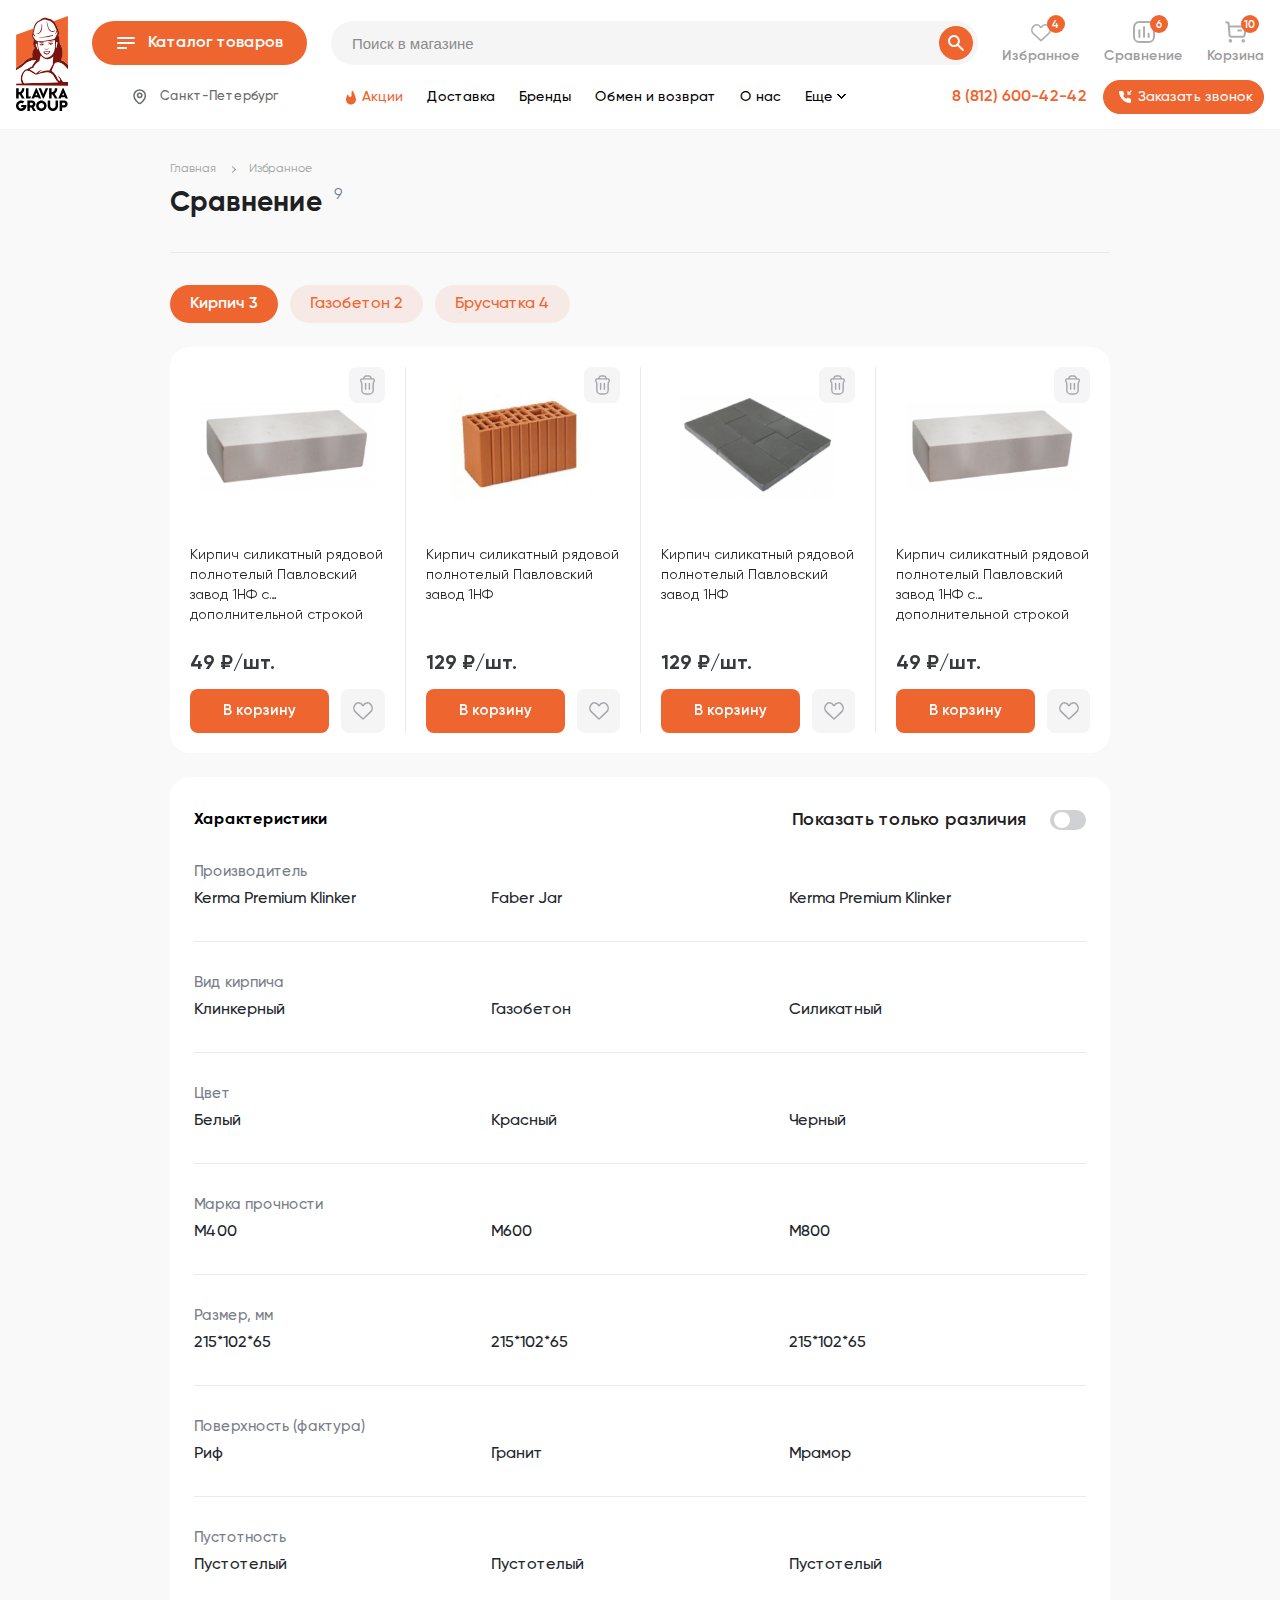
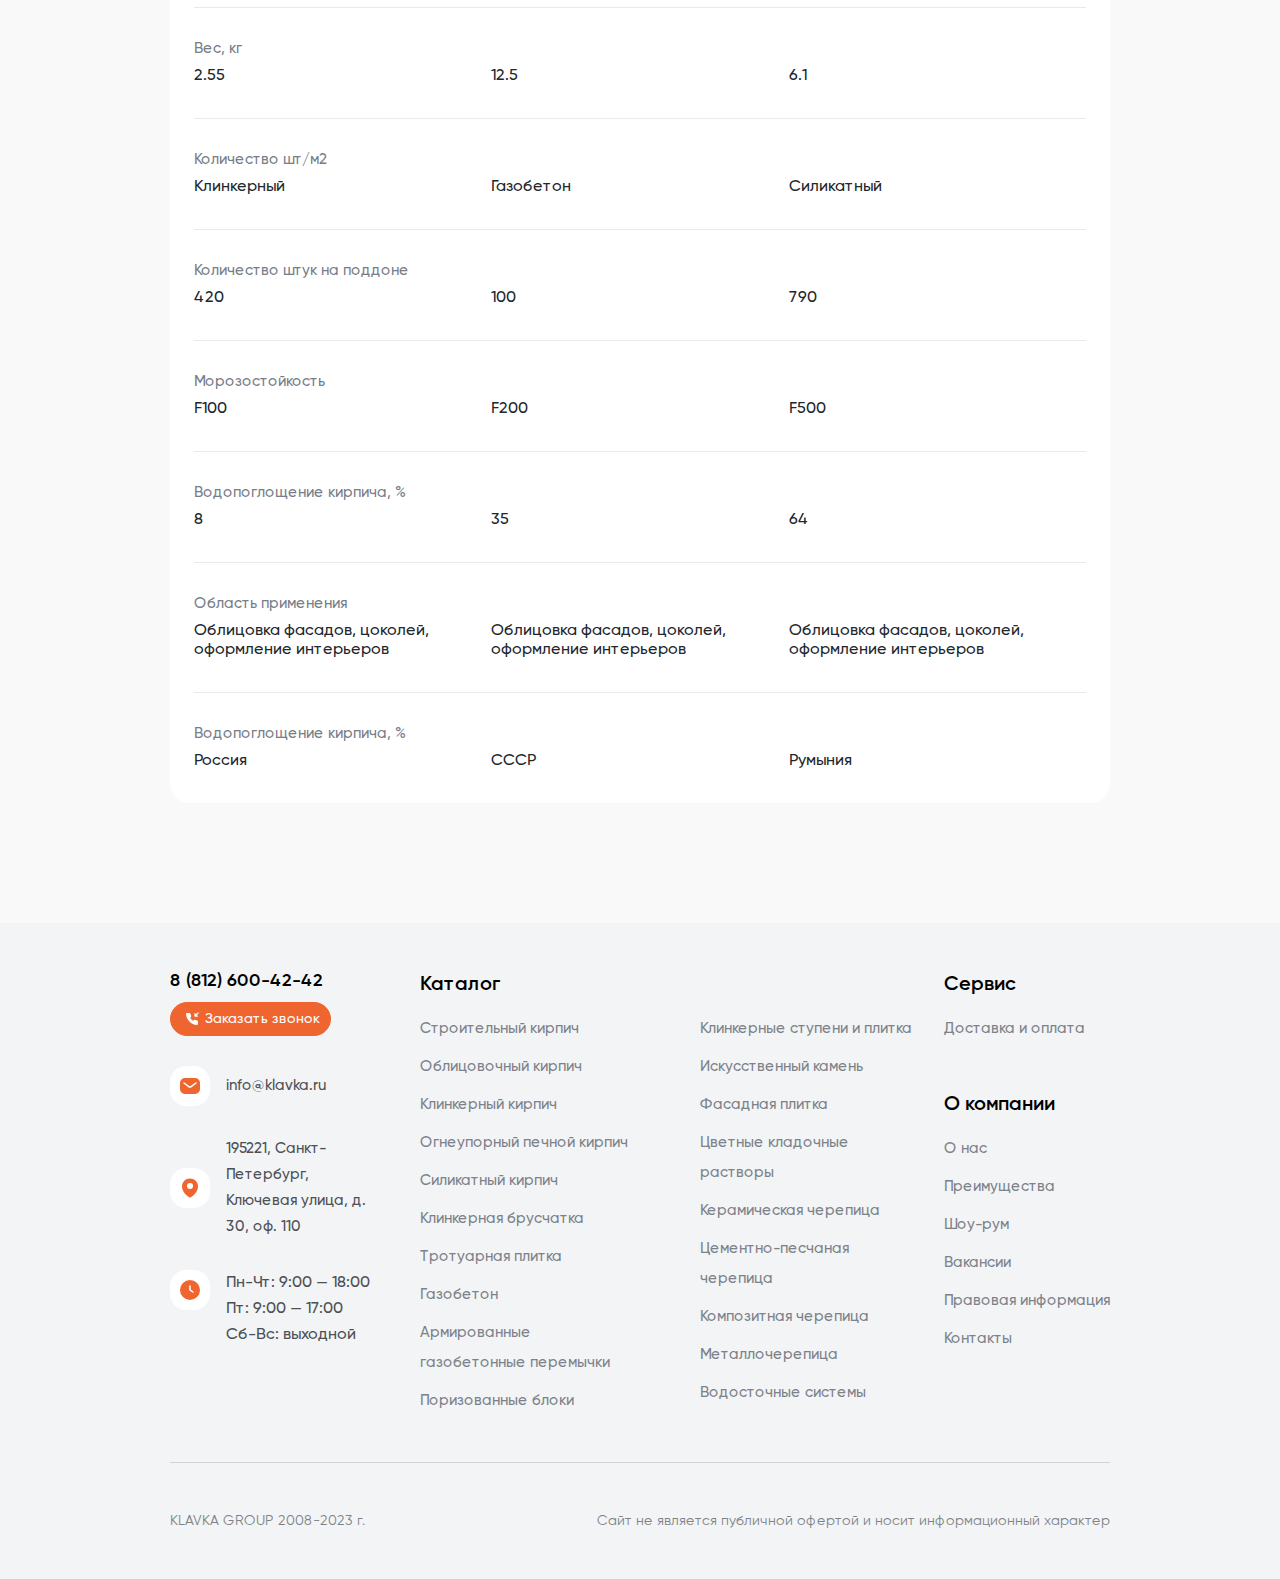
<file: comparison-over.html>
<!DOCTYPE html>
<html lang="en">
<head>
    <meta charset="UTF-8">
    <meta name="viewport"
          content="width=device-width, user-scalable=no, initial-scale=1.0, maximum-scale=1.0, minimum-scale=1.0">
    <meta http-equiv="X-UA-Compatible" content="ie=edge">
    <title></title>
    <link rel="stylesheet" href="style.css">
</head>
<body class="fon-silver">

<header>
    <div class="container">
        <div class="header__main">
            <div class="open-menu">
                <span></span>
                <span></span>
                <span></span>
                <span></span>
            </div>
            <a href="#" class="header__logo">
                <img src="assets/img/logo.svg" class="head__logo" alt="logo">
                <img src="assets/img/logo-mob.svg" class="logo__mob" alt="logo">
                <img src="assets/img/logo-scr.svg" class="logo__scr" alt="logo">
            </a>
            <div class="menu-cnt">
                <div class="header__info">
                    <a href="#" class="catalog__goods open-menu-cat">
                        <i class="catalog__icon"></i>
                        <span>Каталог <b>товаров</b></span>
                    </a>
                    <div class="header__search">
                        <form>
                            <label>
                                <input type="text" placeholder="Поиск в магазине">
                                <button class="search__btn">
                                    <img src="assets/img/icons/search.svg" alt="search">
                                </button>
                            </label>
                        </form>
                    </div>
                    <div class="header__cont">
                        <a href="javascript:;" data-val="back-call" class="open_modal btn__phone">
                            <img src="assets/img/icons/phone.svg" alt="phone">
                            <span>Заказать звонок</span>
                        </a>
                        <a href="tel: 8 (812) 600-42-42" class="header__phone">8 (812) 600-42-42</a>
                    </div>
                    <div class="header__href">
                        <a href="#" class="header__fav">
                            <small>4</small>
                            <i class="icon heart"></i>
                            <span>Избранное</span>
                        </a>
                        <a href="#" class="header__fav">
                            <small>6</small>
                            <i class="icon chart"></i>
                            <span>Сравнение</span>
                        </a>
                        <a href="#" class="header__fav">
                            <small>10</small>
                            <i class="icon buy"></i>
                            <span>Корзина</span>
                        </a>
                    </div>
                </div>
                <div class="header__item">
                    <div class="header__about">
                        <a href="#" class="header__location">
                            <i class="icon location"></i>
                            <p>Санкт-Петербург</p>
                        </a>
                        <div class="header__menu">
                            <ul>
                                <li><a href="#"><img src="assets/img/icons/fier.svg" alt="icon"> Акции</a></li>
                                <li><a href="#">Доставка</a></li>
                                <li><a href="#">Бренды</a></li>
                                <li><a href="#">Обмен и возврат</a></li>
                                <li><a href="#">О нас</a></li>
                                <li>
                                    <a href="javascript:;">Еще</a>
                                    <ul class="submenu">
                                        <li><a href="#">Бренды</a></li>
                                        <li><a href="#">Доставка</a></li>
                                        <li><a href="#">О нас</a></li>
                                    </ul>
                                </li>
                            </ul>
                        </div>
                    </div>
                    <div class="header__cont">
                        <a href="tel: 8 (812) 600-42-42" class="header__phone">8 (812) 600-42-42</a>
                        <a href="javascript:;" data-val="back-call" class="open_modal btn__phone">
                            <img src="assets/img/icons/phone.svg" alt="phone">
                            <span>Заказать звонок</span>
                        </a>
                    </div>
                </div>
            </div>
            <a href="tel: 8 (812) 600-42-42" class="call__mob">
                <img src="assets/img/icons/phone2.svg" alt="svg">
            </a>
        </div>
        <div class="min-block-catalog">
            <div class="block-catalog__close">
                <img src="assets/img/close.svg" alt="icon">
            </div>
            <div class="cat-menu__cnt">
                <div class="block-inp__mov">
                    <label>
                        <button class="block-inp__search"><img src="assets/img/icons/Search2.svg" alt="search"></button>
                        <input type="text" placeholder="Поиск в магазине">
                    </label>
                </div>
                <ul>
                    <li>
                        <a href="#">
                            <div class="menu__icon">
                                <img src="assets/img/prod1.png" alt="png">
                            </div>
                            <span>Кирпич</span>
                        </a>
                        <div class="cat-menu__box">
                            <div class="for-back-block">
                                <div class="go-back__menu"></div>
                                <h3>Кирпич</h3>
                                <div class="go-back__menu close__cirp"><img src="assets/img/close.svg" alt="icon"></div>
                            </div>
                            <div class="cat-menu__block">
                                <div class="cat-menu__fl">
                                    <div class="cat-menu__info">
                                        <div class="cat-menu__href">
                                            <ul>
                                                <li><a href="#">Рядовой строительный кирпич</a></li>
                                                <li><a href="#">Облицовочный/лицевой кирпич</a></li>
                                                <li><a href="#">Клинкерный кирпич</a></li>
                                                <li><a href="#">Печной кирпич</a></li>
                                                <li><a href="#">Силикатный кирпич</a></li>
                                            </ul>
                                        </div>
                                    </div>
                                    <div class="cat-discounts">
                                        <div class="cat-discounts__photo">
                                            <img src="assets/img/cat1.png" alt="png">
                                        </div>
                                        <p>
                                            Скидки до 20% на лицевой кирпич
                                        </p>
                                    </div>
                                </div>
                                <div class="cat-menu__part">
                                    <div class="swiper cat-part__slid">
                                        <div class="swiper-wrapper">
                                            <div class="swiper-slide">
                                                <a href="#" class="cat-part__logo"><img src="assets/img/cat-card1.png" alt="logo"></a>
                                            </div>
                                            <div class="swiper-slide">
                                                <a href="#" class="cat-part__logo"><img src="assets/img/cat-card2.png" alt="logo"></a>
                                            </div>
                                            <div class="swiper-slide">
                                                <a href="#" class="cat-part__logo"><img src="assets/img/cat-card3.png" alt="logo"></a>
                                            </div>
                                            <div class="swiper-slide">
                                                <a href="#" class="cat-part__logo"><img src="assets/img/cat-card4.png" alt="logo"></a>
                                            </div>
                                            <div class="swiper-slide">
                                                <a href="#" class="cat-part__logo"><img src="assets/img/cat-card5.png" alt="logo"></a>
                                            </div>
                                            <div class="swiper-slide">
                                                <a href="#" class="cat-part__logo"><img src="assets/img/cat-card6.png" alt="logo"></a>
                                            </div>
                                            <div class="swiper-slide">
                                                <a href="#" class="cat-part__logo"><img src="assets/img/cat-card3.png" alt="logo"></a>
                                            </div>
                                            <div class="swiper-slide">
                                                <a href="#" class="cat-part__logo"><img src="assets/img/cat-card4.png" alt="logo"></a>
                                            </div>
                                        </div>
                                    </div>
                                    <div class="cat-part-prev swiper-button-prev"></div>
                                    <div class="cat-part-next swiper-button-next"></div>
                                </div>
                            </div>
                        </div>
                    </li>
                    <li>
                        <a href="#">
                            <div class="menu__icon">
                                <img src="assets/img/prod2.png" alt="png">
                            </div>
                            <span>Строительные блоки, газобетон, перемычки</span>
                        </a>
                        <div class="cat-menu__box">
                            <div class="for-back-block">
                                <div class="go-back__menu"></div>
                                <h3>Строительные блоки, газобетон, перемычки</h3>
                                <div class="go-back__menu close__cirp"><img src="assets/img/close.svg" alt="icon"></div>
                            </div>
                            <div class="cat-menu__block">
                                <div class="cat-menu__fl">
                                    <div class="cat-menu__info">
                                        <div class="cat-menu__href">
                                            <ul>
                                                <li><a href="#">Газобетон</a></li>
                                                <li><a href="#">Газобетонные перемычки</a></li>
                                                <li><a href="#">Блоки бетонные</a></li>
                                                <li><a href="#">Керамзитобетон</a></li>
                                                <li><a href="#">Поризованные керамические блоки</a></li>
                                            </ul>
                                        </div>
                                    </div>
                                    <div class="cat-discounts">
                                        <div class="cat-discounts__photo">
                                            <img src="assets/img/cat1.png" alt="png">
                                        </div>
                                        <p>
                                            Скидки до 20% на лицевой кирпич
                                        </p>
                                    </div>
                                </div>
                                <div class="cat-menu__part">
                                    <div class="swiper cat-part__slid">
                                        <div class="swiper-wrapper">
                                            <div class="swiper-slide">
                                                <a href="#" class="cat-part__logo"><img src="assets/img/cat-card1.png" alt="logo"></a>
                                            </div>
                                            <div class="swiper-slide">
                                                <a href="#" class="cat-part__logo"><img src="assets/img/cat-card2.png" alt="logo"></a>
                                            </div>
                                            <div class="swiper-slide">
                                                <a href="#" class="cat-part__logo"><img src="assets/img/cat-card3.png" alt="logo"></a>
                                            </div>
                                            <div class="swiper-slide">
                                                <a href="#" class="cat-part__logo"><img src="assets/img/cat-card4.png" alt="logo"></a>
                                            </div>
                                            <div class="swiper-slide">
                                                <a href="#" class="cat-part__logo"><img src="assets/img/cat-card5.png" alt="logo"></a>
                                            </div>
                                            <div class="swiper-slide">
                                                <a href="#" class="cat-part__logo"><img src="assets/img/cat-card6.png" alt="logo"></a>
                                            </div>
                                            <div class="swiper-slide">
                                                <a href="#" class="cat-part__logo"><img src="assets/img/cat-card3.png" alt="logo"></a>
                                            </div>
                                            <div class="swiper-slide">
                                                <a href="#" class="cat-part__logo"><img src="assets/img/cat-card4.png" alt="logo"></a>
                                            </div>
                                        </div>
                                    </div>
                                    <div class="cat-part-prev swiper-button-prev"></div>
                                    <div class="cat-part-next swiper-button-next"></div>
                                </div>
                            </div>
                        </div>
                    </li>
                    <li>
                        <a href="#">
                            <div class="menu__icon">
                                <img src="assets/img/prod3.png" alt="png">
                            </div>
                            <span>Фасадная плитка, отделка, декор</span>
                        </a>
                        <div class="cat-menu__box">
                            <div class="for-back-block">
                                <div class="go-back__menu"></div>
                                <h3>Фасадная плитка, отделка, декор</h3>
                                <div class="go-back__menu close__cirp"><img src="assets/img/close.svg" alt="icon"></div>
                            </div>
                            <div class="cat-menu__block">
                                <div class="cat-menu__fl">
                                    <div class="cat-menu__info">
                                        <div class="cat-menu__href">
                                            <ul>
                                                <li><a href="#">Фасадная плитка под кирпич</a></li>
                                                <li><a href="#">Клинкерная плитка для фасада</a></li>
                                                <li><a href="#">Термопанели</a></li>
                                                <li><a href="#">Сайдинг</a></li>
                                                <li><a href="#">Штукатурный фасад</a></li>
                                                <li><a href="#">Цокольная плитка</a></li>
                                                <li><a href="#">Клинкерные подоконники и водоотливы</a></li>
                                            </ul>
                                        </div>
                                    </div>
                                    <div class="cat-discounts">
                                        <div class="cat-discounts__photo">
                                            <img src="assets/img/cat1.png" alt="png">
                                        </div>
                                        <p>
                                            Скидки до 20% на лицевой кирпич
                                        </p>
                                    </div>
                                </div>
                                <div class="cat-menu__part">
                                    <div class="swiper cat-part__slid">
                                        <div class="swiper-wrapper">
                                            <div class="swiper-slide">
                                                <a href="#" class="cat-part__logo"><img src="assets/img/cat-card1.png" alt="logo"></a>
                                            </div>
                                            <div class="swiper-slide">
                                                <a href="#" class="cat-part__logo"><img src="assets/img/cat-card2.png" alt="logo"></a>
                                            </div>
                                            <div class="swiper-slide">
                                                <a href="#" class="cat-part__logo"><img src="assets/img/cat-card3.png" alt="logo"></a>
                                            </div>
                                            <div class="swiper-slide">
                                                <a href="#" class="cat-part__logo"><img src="assets/img/cat-card4.png" alt="logo"></a>
                                            </div>
                                            <div class="swiper-slide">
                                                <a href="#" class="cat-part__logo"><img src="assets/img/cat-card5.png" alt="logo"></a>
                                            </div>
                                            <div class="swiper-slide">
                                                <a href="#" class="cat-part__logo"><img src="assets/img/cat-card6.png" alt="logo"></a>
                                            </div>
                                            <div class="swiper-slide">
                                                <a href="#" class="cat-part__logo"><img src="assets/img/cat-card3.png" alt="logo"></a>
                                            </div>
                                            <div class="swiper-slide">
                                                <a href="#" class="cat-part__logo"><img src="assets/img/cat-card4.png" alt="logo"></a>
                                            </div>
                                        </div>
                                    </div>
                                    <div class="cat-part-prev swiper-button-prev"></div>
                                    <div class="cat-part-next swiper-button-next"></div>
                                </div>
                            </div>
                        </div>
                    </li>
                    <li>
                        <a href="#">
                            <div class="menu__icon">
                                <img src="assets/img/prod4.png" alt="png">
                            </div>
                            <span>Натуральный и искусственный камень</span>
                        </a>
                        <div class="cat-menu__box">
                            <div class="for-back-block">
                                <div class="go-back__menu"></div>
                                <h3>Натуральный и искусственный камень</h3>
                                <div class="go-back__menu close__cirp"><img src="assets/img/close.svg" alt="icon"></div>
                            </div>
                            <div class="cat-menu__block">
                                <div class="cat-menu__fl">
                                    <div class="cat-menu__info">
                                        <div class="cat-menu__href">
                                            <ul>
                                                <li><a href="#">Искусственный камень для отделки</a></li>
                                                <li><a href="#">Натуральный камень для отделки</a></li>
                                            </ul>
                                        </div>
                                    </div>
                                    <div class="cat-discounts">
                                        <div class="cat-discounts__photo">
                                            <img src="assets/img/cat1.png" alt="png">
                                        </div>
                                        <p>
                                            Скидки до 20% на лицевой кирпич
                                        </p>
                                    </div>
                                </div>
                                <div class="cat-menu__part">
                                    <div class="swiper cat-part__slid">
                                        <div class="swiper-wrapper">
                                            <div class="swiper-slide">
                                                <a href="#" class="cat-part__logo"><img src="assets/img/cat-card1.png" alt="logo"></a>
                                            </div>
                                            <div class="swiper-slide">
                                                <a href="#" class="cat-part__logo"><img src="assets/img/cat-card2.png" alt="logo"></a>
                                            </div>
                                            <div class="swiper-slide">
                                                <a href="#" class="cat-part__logo"><img src="assets/img/cat-card3.png" alt="logo"></a>
                                            </div>
                                            <div class="swiper-slide">
                                                <a href="#" class="cat-part__logo"><img src="assets/img/cat-card4.png" alt="logo"></a>
                                            </div>
                                            <div class="swiper-slide">
                                                <a href="#" class="cat-part__logo"><img src="assets/img/cat-card5.png" alt="logo"></a>
                                            </div>
                                            <div class="swiper-slide">
                                                <a href="#" class="cat-part__logo"><img src="assets/img/cat-card6.png" alt="logo"></a>
                                            </div>
                                            <div class="swiper-slide">
                                                <a href="#" class="cat-part__logo"><img src="assets/img/cat-card3.png" alt="logo"></a>
                                            </div>
                                            <div class="swiper-slide">
                                                <a href="#" class="cat-part__logo"><img src="assets/img/cat-card4.png" alt="logo"></a>
                                            </div>
                                        </div>
                                    </div>
                                    <div class="cat-part-prev swiper-button-prev"></div>
                                    <div class="cat-part-next swiper-button-next"></div>
                                </div>
                            </div>
                        </div>
                    </li>
                    <li>
                        <a href="#">
                            <div class="menu__icon">
                                <img src="assets/img/prod5.png" alt="png">
                            </div>
                            <span>Смеси строительные, клеи, затирки</span>
                        </a>
                        <div class="cat-menu__box">
                            <div class="for-back-block">
                                <div class="go-back__menu"></div>
                                <h3>Смеси строительные, клеи, затирки</h3>
                                <div class="go-back__menu close__cirp"><img src="assets/img/close.svg" alt="icon"></div>
                            </div>
                            <div class="cat-menu__block">
                                <div class="cat-menu__fl">
                                    <div class="cat-menu__info">
                                        <div class="cat-menu__href">
                                            <ul>
                                                <li><a href="#">Искусственный камень для отделки</a></li>
                                                <li><a href="#">Натуральный камень для отделки</a></li>
                                            </ul>
                                        </div>
                                    </div>
                                    <div class="cat-discounts">
                                        <div class="cat-discounts__photo">
                                            <img src="assets/img/cat1.png" alt="png">
                                        </div>
                                        <p>
                                            Скидки до 20% на лицевой кирпич
                                        </p>
                                    </div>
                                </div>
                                <div class="cat-menu__part">
                                    <div class="swiper cat-part__slid">
                                        <div class="swiper-wrapper">
                                            <div class="swiper-slide">
                                                <a href="#" class="cat-part__logo"><img src="assets/img/cat-card1.png" alt="logo"></a>
                                            </div>
                                            <div class="swiper-slide">
                                                <a href="#" class="cat-part__logo"><img src="assets/img/cat-card2.png" alt="logo"></a>
                                            </div>
                                            <div class="swiper-slide">
                                                <a href="#" class="cat-part__logo"><img src="assets/img/cat-card3.png" alt="logo"></a>
                                            </div>
                                            <div class="swiper-slide">
                                                <a href="#" class="cat-part__logo"><img src="assets/img/cat-card4.png" alt="logo"></a>
                                            </div>
                                            <div class="swiper-slide">
                                                <a href="#" class="cat-part__logo"><img src="assets/img/cat-card5.png" alt="logo"></a>
                                            </div>
                                            <div class="swiper-slide">
                                                <a href="#" class="cat-part__logo"><img src="assets/img/cat-card6.png" alt="logo"></a>
                                            </div>
                                            <div class="swiper-slide">
                                                <a href="#" class="cat-part__logo"><img src="assets/img/cat-card3.png" alt="logo"></a>
                                            </div>
                                            <div class="swiper-slide">
                                                <a href="#" class="cat-part__logo"><img src="assets/img/cat-card4.png" alt="logo"></a>
                                            </div>
                                        </div>
                                    </div>
                                    <div class="cat-part-prev swiper-button-prev"></div>
                                    <div class="cat-part-next swiper-button-next"></div>
                                </div>
                            </div>
                        </div>
                    </li>
                    <li>
                        <a href="#">
                            <div class="menu__icon">
                                <img src="assets/img/prod6.png" alt="png">
                            </div>
                            <span>Крепление кирпичной кладки, армирование</span>
                        </a>
                        <div class="cat-menu__box">
                            <div class="for-back-block">
                                <div class="go-back__menu"></div>
                                <h3>Смеси строительные, клеи, затирки</h3>
                                <div class="go-back__menu close__cirp"><img src="assets/img/close.svg" alt="icon"></div>
                            </div>
                            <div class="cat-menu__block">
                                <div class="cat-menu__fl">
                                    <div class="cat-menu__info">
                                        <div class="cat-menu__href">
                                            <ul>
                                                <li><a href="#">Искусственный камень для отделки</a></li>
                                                <li><a href="#">Натуральный камень для отделки</a></li>
                                            </ul>
                                        </div>
                                    </div>
                                    <div class="cat-discounts">
                                        <div class="cat-discounts__photo">
                                            <img src="assets/img/cat1.png" alt="png">
                                        </div>
                                        <p>
                                            Скидки до 20% на лицевой кирпич
                                        </p>
                                    </div>
                                </div>
                                <div class="cat-menu__part">
                                    <div class="swiper cat-part__slid">
                                        <div class="swiper-wrapper">
                                            <div class="swiper-slide">
                                                <a href="#" class="cat-part__logo"><img src="assets/img/cat-card1.png" alt="logo"></a>
                                            </div>
                                            <div class="swiper-slide">
                                                <a href="#" class="cat-part__logo"><img src="assets/img/cat-card2.png" alt="logo"></a>
                                            </div>
                                            <div class="swiper-slide">
                                                <a href="#" class="cat-part__logo"><img src="assets/img/cat-card3.png" alt="logo"></a>
                                            </div>
                                            <div class="swiper-slide">
                                                <a href="#" class="cat-part__logo"><img src="assets/img/cat-card4.png" alt="logo"></a>
                                            </div>
                                            <div class="swiper-slide">
                                                <a href="#" class="cat-part__logo"><img src="assets/img/cat-card5.png" alt="logo"></a>
                                            </div>
                                            <div class="swiper-slide">
                                                <a href="#" class="cat-part__logo"><img src="assets/img/cat-card6.png" alt="logo"></a>
                                            </div>
                                            <div class="swiper-slide">
                                                <a href="#" class="cat-part__logo"><img src="assets/img/cat-card3.png" alt="logo"></a>
                                            </div>
                                            <div class="swiper-slide">
                                                <a href="#" class="cat-part__logo"><img src="assets/img/cat-card4.png" alt="logo"></a>
                                            </div>
                                        </div>
                                    </div>
                                    <div class="cat-part-prev swiper-button-prev"></div>
                                    <div class="cat-part-next swiper-button-next"></div>
                                </div>
                            </div>
                        </div>
                    </li>
                    <li>
                        <a href="#">
                            <div class="menu__icon">
                                <img src="assets/img/prod7.png" alt="png">
                            </div>
                            <span>Черепица и кровельные покрытия</span>
                        </a>
                        <div class="cat-menu__box">
                            <div class="for-back-block">
                                <div class="go-back__menu"></div>
                                <h3>Смеси строительные, клеи, затирки</h3>
                                <div class="go-back__menu close__cirp"><img src="assets/img/close.svg" alt="icon"></div>
                            </div>
                            <div class="cat-menu__block">
                                <div class="cat-menu__fl">
                                    <div class="cat-menu__info">
                                        <div class="cat-menu__href">
                                            <ul>
                                                <li><a href="#">Искусственный камень для отделки</a></li>
                                                <li><a href="#">Натуральный камень для отделки</a></li>
                                            </ul>
                                        </div>
                                    </div>
                                    <div class="cat-discounts">
                                        <div class="cat-discounts__photo">
                                            <img src="assets/img/cat1.png" alt="png">
                                        </div>
                                        <p>
                                            Скидки до 20% на лицевой кирпич
                                        </p>
                                    </div>
                                </div>
                                <div class="cat-menu__part">
                                    <div class="swiper cat-part__slid">
                                        <div class="swiper-wrapper">
                                            <div class="swiper-slide">
                                                <a href="#" class="cat-part__logo"><img src="assets/img/cat-card1.png" alt="logo"></a>
                                            </div>
                                            <div class="swiper-slide">
                                                <a href="#" class="cat-part__logo"><img src="assets/img/cat-card2.png" alt="logo"></a>
                                            </div>
                                            <div class="swiper-slide">
                                                <a href="#" class="cat-part__logo"><img src="assets/img/cat-card3.png" alt="logo"></a>
                                            </div>
                                            <div class="swiper-slide">
                                                <a href="#" class="cat-part__logo"><img src="assets/img/cat-card4.png" alt="logo"></a>
                                            </div>
                                            <div class="swiper-slide">
                                                <a href="#" class="cat-part__logo"><img src="assets/img/cat-card5.png" alt="logo"></a>
                                            </div>
                                            <div class="swiper-slide">
                                                <a href="#" class="cat-part__logo"><img src="assets/img/cat-card6.png" alt="logo"></a>
                                            </div>
                                            <div class="swiper-slide">
                                                <a href="#" class="cat-part__logo"><img src="assets/img/cat-card3.png" alt="logo"></a>
                                            </div>
                                            <div class="swiper-slide">
                                                <a href="#" class="cat-part__logo"><img src="assets/img/cat-card4.png" alt="logo"></a>
                                            </div>
                                        </div>
                                    </div>
                                    <div class="cat-part-prev swiper-button-prev"></div>
                                    <div class="cat-part-next swiper-button-next"></div>
                                </div>
                            </div>
                        </div>
                    </li>
                    <li>
                        <a href="#">
                            <div class="menu__icon">
                                <img src="assets/img/prod8.png" alt="png">
                            </div>
                            <span>Кровельные системы, вентиляционные каналы</span>
                        </a>
                        <div class="cat-menu__box">
                            <div class="for-back-block">
                                <div class="go-back__menu"></div>
                                <h3>Смеси строительные, клеи, затирки</h3>
                                <div class="go-back__menu close__cirp"><img src="assets/img/close.svg" alt="icon"></div>
                            </div>
                            <div class="cat-menu__block">
                                <div class="cat-menu__fl">
                                    <div class="cat-menu__info">
                                        <div class="cat-menu__href">
                                            <ul>
                                                <li><a href="#">Искусственный камень для отделки</a></li>
                                                <li><a href="#">Натуральный камень для отделки</a></li>
                                            </ul>
                                        </div>
                                    </div>
                                    <div class="cat-discounts">
                                        <div class="cat-discounts__photo">
                                            <img src="assets/img/cat1.png" alt="png">
                                        </div>
                                        <p>
                                            Скидки до 20% на лицевой кирпич
                                        </p>
                                    </div>
                                </div>
                                <div class="cat-menu__part">
                                    <div class="swiper cat-part__slid">
                                        <div class="swiper-wrapper">
                                            <div class="swiper-slide">
                                                <a href="#" class="cat-part__logo"><img src="assets/img/cat-card1.png" alt="logo"></a>
                                            </div>
                                            <div class="swiper-slide">
                                                <a href="#" class="cat-part__logo"><img src="assets/img/cat-card2.png" alt="logo"></a>
                                            </div>
                                            <div class="swiper-slide">
                                                <a href="#" class="cat-part__logo"><img src="assets/img/cat-card3.png" alt="logo"></a>
                                            </div>
                                            <div class="swiper-slide">
                                                <a href="#" class="cat-part__logo"><img src="assets/img/cat-card4.png" alt="logo"></a>
                                            </div>
                                            <div class="swiper-slide">
                                                <a href="#" class="cat-part__logo"><img src="assets/img/cat-card5.png" alt="logo"></a>
                                            </div>
                                            <div class="swiper-slide">
                                                <a href="#" class="cat-part__logo"><img src="assets/img/cat-card6.png" alt="logo"></a>
                                            </div>
                                            <div class="swiper-slide">
                                                <a href="#" class="cat-part__logo"><img src="assets/img/cat-card3.png" alt="logo"></a>
                                            </div>
                                            <div class="swiper-slide">
                                                <a href="#" class="cat-part__logo"><img src="assets/img/cat-card4.png" alt="logo"></a>
                                            </div>
                                        </div>
                                    </div>
                                    <div class="cat-part-prev swiper-button-prev"></div>
                                    <div class="cat-part-next swiper-button-next"></div>
                                </div>
                            </div>
                        </div>
                    </li>
                    <li>
                        <a href="#">
                            <div class="menu__icon">
                                <img src="assets/img/prod9.png" alt="png">
                            </div>
                            <span>Брусчатка и тротуарная плитка</span>
                        </a>
                        <div class="cat-menu__box">
                            <div class="for-back-block">
                                <div class="go-back__menu"></div>
                                <h3>Смеси строительные, клеи, затирки</h3>
                                <div class="go-back__menu close__cirp"><img src="assets/img/close.svg" alt="icon"></div>
                            </div>
                            <div class="cat-menu__block">
                                <div class="cat-menu__fl">
                                    <div class="cat-menu__info">
                                        <div class="cat-menu__href">
                                            <ul>
                                                <li><a href="#">Искусственный камень для отделки</a></li>
                                                <li><a href="#">Натуральный камень для отделки</a></li>
                                            </ul>
                                        </div>
                                    </div>
                                    <div class="cat-discounts">
                                        <div class="cat-discounts__photo">
                                            <img src="assets/img/cat1.png" alt="png">
                                        </div>
                                        <p>
                                            Скидки до 20% на лицевой кирпич
                                        </p>
                                    </div>
                                </div>
                                <div class="cat-menu__part">
                                    <div class="swiper cat-part__slid">
                                        <div class="swiper-wrapper">
                                            <div class="swiper-slide">
                                                <a href="#" class="cat-part__logo"><img src="assets/img/cat-card1.png" alt="logo"></a>
                                            </div>
                                            <div class="swiper-slide">
                                                <a href="#" class="cat-part__logo"><img src="assets/img/cat-card2.png" alt="logo"></a>
                                            </div>
                                            <div class="swiper-slide">
                                                <a href="#" class="cat-part__logo"><img src="assets/img/cat-card3.png" alt="logo"></a>
                                            </div>
                                            <div class="swiper-slide">
                                                <a href="#" class="cat-part__logo"><img src="assets/img/cat-card4.png" alt="logo"></a>
                                            </div>
                                            <div class="swiper-slide">
                                                <a href="#" class="cat-part__logo"><img src="assets/img/cat-card5.png" alt="logo"></a>
                                            </div>
                                            <div class="swiper-slide">
                                                <a href="#" class="cat-part__logo"><img src="assets/img/cat-card6.png" alt="logo"></a>
                                            </div>
                                            <div class="swiper-slide">
                                                <a href="#" class="cat-part__logo"><img src="assets/img/cat-card3.png" alt="logo"></a>
                                            </div>
                                            <div class="swiper-slide">
                                                <a href="#" class="cat-part__logo"><img src="assets/img/cat-card4.png" alt="logo"></a>
                                            </div>
                                        </div>
                                    </div>
                                    <div class="cat-part-prev swiper-button-prev"></div>
                                    <div class="cat-part-next swiper-button-next"></div>
                                </div>
                            </div>
                        </div>
                    </li>
                    <li>
                        <a href="#">
                            <div class="menu__icon">
                                <img src="assets/img/prod10.png" alt="png">
                            </div>
                            <span>Ступени и плитка</span>
                        </a>
                        <div class="cat-menu__box">
                            <div class="for-back-block">
                                <div class="go-back__menu"></div>
                                <h3>Смеси строительные, клеи, затирки</h3>
                                <div class="go-back__menu close__cirp"><img src="assets/img/close.svg" alt="icon"></div>
                            </div>
                            <div class="cat-menu__block">
                                <div class="cat-menu__fl">
                                    <div class="cat-menu__info">
                                        <div class="cat-menu__href">
                                            <ul>
                                                <li><a href="#">Искусственный камень для отделки</a></li>
                                                <li><a href="#">Натуральный камень для отделки</a></li>
                                            </ul>
                                        </div>
                                    </div>
                                    <div class="cat-discounts">
                                        <div class="cat-discounts__photo">
                                            <img src="assets/img/cat1.png" alt="png">
                                        </div>
                                        <p>
                                            Скидки до 20% на лицевой кирпич
                                        </p>
                                    </div>
                                </div>
                                <div class="cat-menu__part">
                                    <div class="swiper cat-part__slid">
                                        <div class="swiper-wrapper">
                                            <div class="swiper-slide">
                                                <a href="#" class="cat-part__logo"><img src="assets/img/cat-card1.png" alt="logo"></a>
                                            </div>
                                            <div class="swiper-slide">
                                                <a href="#" class="cat-part__logo"><img src="assets/img/cat-card2.png" alt="logo"></a>
                                            </div>
                                            <div class="swiper-slide">
                                                <a href="#" class="cat-part__logo"><img src="assets/img/cat-card3.png" alt="logo"></a>
                                            </div>
                                            <div class="swiper-slide">
                                                <a href="#" class="cat-part__logo"><img src="assets/img/cat-card4.png" alt="logo"></a>
                                            </div>
                                            <div class="swiper-slide">
                                                <a href="#" class="cat-part__logo"><img src="assets/img/cat-card5.png" alt="logo"></a>
                                            </div>
                                            <div class="swiper-slide">
                                                <a href="#" class="cat-part__logo"><img src="assets/img/cat-card6.png" alt="logo"></a>
                                            </div>
                                            <div class="swiper-slide">
                                                <a href="#" class="cat-part__logo"><img src="assets/img/cat-card3.png" alt="logo"></a>
                                            </div>
                                            <div class="swiper-slide">
                                                <a href="#" class="cat-part__logo"><img src="assets/img/cat-card4.png" alt="logo"></a>
                                            </div>
                                        </div>
                                    </div>
                                    <div class="cat-part-prev swiper-button-prev"></div>
                                    <div class="cat-part-next swiper-button-next"></div>
                                </div>
                            </div>
                        </div>
                    </li>
                    <li>
                        <a href="#">
                            <div class="menu__icon">
                                <img src="assets/img/prod11.png" alt="png">
                            </div>
                            <span>Благоустройство территории и дренаж</span>
                        </a>
                        <div class="cat-menu__box">
                            <div class="for-back-block">
                                <div class="go-back__menu"></div>
                                <h3>Смеси строительные, клеи, затирки</h3>
                                <div class="go-back__menu close__cirp"><img src="assets/img/close.svg" alt="icon"></div>
                            </div>
                            <div class="cat-menu__block">
                                <div class="cat-menu__fl">
                                    <div class="cat-menu__info">
                                        <div class="cat-menu__href">
                                            <ul>
                                                <li><a href="#">Искусственный камень для отделки</a></li>
                                                <li><a href="#">Натуральный камень для отделки</a></li>
                                            </ul>
                                        </div>
                                    </div>
                                    <div class="cat-discounts">
                                        <div class="cat-discounts__photo">
                                            <img src="assets/img/cat1.png" alt="png">
                                        </div>
                                        <p>
                                            Скидки до 20% на лицевой кирпич
                                        </p>
                                    </div>
                                </div>
                                <div class="cat-menu__part">
                                    <div class="swiper cat-part__slid">
                                        <div class="swiper-wrapper">
                                            <div class="swiper-slide">
                                                <a href="#" class="cat-part__logo"><img src="assets/img/cat-card1.png" alt="logo"></a>
                                            </div>
                                            <div class="swiper-slide">
                                                <a href="#" class="cat-part__logo"><img src="assets/img/cat-card2.png" alt="logo"></a>
                                            </div>
                                            <div class="swiper-slide">
                                                <a href="#" class="cat-part__logo"><img src="assets/img/cat-card3.png" alt="logo"></a>
                                            </div>
                                            <div class="swiper-slide">
                                                <a href="#" class="cat-part__logo"><img src="assets/img/cat-card4.png" alt="logo"></a>
                                            </div>
                                            <div class="swiper-slide">
                                                <a href="#" class="cat-part__logo"><img src="assets/img/cat-card5.png" alt="logo"></a>
                                            </div>
                                            <div class="swiper-slide">
                                                <a href="#" class="cat-part__logo"><img src="assets/img/cat-card6.png" alt="logo"></a>
                                            </div>
                                            <div class="swiper-slide">
                                                <a href="#" class="cat-part__logo"><img src="assets/img/cat-card3.png" alt="logo"></a>
                                            </div>
                                            <div class="swiper-slide">
                                                <a href="#" class="cat-part__logo"><img src="assets/img/cat-card4.png" alt="logo"></a>
                                            </div>
                                        </div>
                                    </div>
                                    <div class="cat-part-prev swiper-button-prev"></div>
                                    <div class="cat-part-next swiper-button-next"></div>
                                </div>
                            </div>
                        </div>
                    </li>
                    <li>
                        <a href="#">
                            <div class="menu__icon">
                                <img src="assets/img/prod12.png" alt="png">
                            </div>
                            <span>Изоляционные материалы</span>
                        </a>
                        <div class="cat-menu__box">
                            <div class="for-back-block">
                                <div class="go-back__menu"></div>
                                <h3>Смеси строительные, клеи, затирки</h3>
                                <div class="go-back__menu close__cirp"><img src="assets/img/close.svg" alt="icon"></div>
                            </div>
                            <div class="cat-menu__block">
                                <div class="cat-menu__fl">
                                    <div class="cat-menu__info">
                                        <div class="cat-menu__href">
                                            <ul>
                                                <li><a href="#">Искусственный камень для отделки</a></li>
                                                <li><a href="#">Натуральный камень для отделки</a></li>
                                            </ul>
                                        </div>
                                    </div>
                                    <div class="cat-discounts">
                                        <div class="cat-discounts__photo">
                                            <img src="assets/img/cat1.png" alt="png">
                                        </div>
                                        <p>
                                            Скидки до 20% на лицевой кирпич
                                        </p>
                                    </div>
                                </div>
                                <div class="cat-menu__part">
                                    <div class="swiper cat-part__slid">
                                        <div class="swiper-wrapper">
                                            <div class="swiper-slide">
                                                <a href="#" class="cat-part__logo"><img src="assets/img/cat-card1.png" alt="logo"></a>
                                            </div>
                                            <div class="swiper-slide">
                                                <a href="#" class="cat-part__logo"><img src="assets/img/cat-card2.png" alt="logo"></a>
                                            </div>
                                            <div class="swiper-slide">
                                                <a href="#" class="cat-part__logo"><img src="assets/img/cat-card3.png" alt="logo"></a>
                                            </div>
                                            <div class="swiper-slide">
                                                <a href="#" class="cat-part__logo"><img src="assets/img/cat-card4.png" alt="logo"></a>
                                            </div>
                                            <div class="swiper-slide">
                                                <a href="#" class="cat-part__logo"><img src="assets/img/cat-card5.png" alt="logo"></a>
                                            </div>
                                            <div class="swiper-slide">
                                                <a href="#" class="cat-part__logo"><img src="assets/img/cat-card6.png" alt="logo"></a>
                                            </div>
                                            <div class="swiper-slide">
                                                <a href="#" class="cat-part__logo"><img src="assets/img/cat-card3.png" alt="logo"></a>
                                            </div>
                                            <div class="swiper-slide">
                                                <a href="#" class="cat-part__logo"><img src="assets/img/cat-card4.png" alt="logo"></a>
                                            </div>
                                        </div>
                                    </div>
                                    <div class="cat-part-prev swiper-button-prev"></div>
                                    <div class="cat-part-next swiper-button-next"></div>
                                </div>
                            </div>
                        </div>
                    </li>
                    <li>
                        <a href="#">
                            <div class="menu__icon">
                                <img src="assets/img/prod13.png" alt="png">
                            </div>
                            <span>Электротехническая продукция</span>
                        </a>
                        <div class="cat-menu__box">
                            <div class="for-back-block">
                                <div class="go-back__menu"></div>
                                <h3>Смеси строительные, клеи, затирки</h3>
                                <div class="go-back__menu close__cirp"><img src="assets/img/close.svg" alt="icon"></div>
                            </div>
                            <div class="cat-menu__block">
                                <div class="cat-menu__fl">
                                    <div class="cat-menu__info">
                                        <div class="cat-menu__href">
                                            <ul>
                                                <li><a href="#">Искусственный камень для отделки</a></li>
                                                <li><a href="#">Натуральный камень для отделки</a></li>
                                            </ul>
                                        </div>
                                    </div>
                                    <div class="cat-discounts">
                                        <div class="cat-discounts__photo">
                                            <img src="assets/img/cat1.png" alt="png">
                                        </div>
                                        <p>
                                            Скидки до 20% на лицевой кирпич
                                        </p>
                                    </div>
                                </div>
                                <div class="cat-menu__part">
                                    <div class="swiper cat-part__slid">
                                        <div class="swiper-wrapper">
                                            <div class="swiper-slide">
                                                <a href="#" class="cat-part__logo"><img src="assets/img/cat-card1.png" alt="logo"></a>
                                            </div>
                                            <div class="swiper-slide">
                                                <a href="#" class="cat-part__logo"><img src="assets/img/cat-card2.png" alt="logo"></a>
                                            </div>
                                            <div class="swiper-slide">
                                                <a href="#" class="cat-part__logo"><img src="assets/img/cat-card3.png" alt="logo"></a>
                                            </div>
                                            <div class="swiper-slide">
                                                <a href="#" class="cat-part__logo"><img src="assets/img/cat-card4.png" alt="logo"></a>
                                            </div>
                                            <div class="swiper-slide">
                                                <a href="#" class="cat-part__logo"><img src="assets/img/cat-card5.png" alt="logo"></a>
                                            </div>
                                            <div class="swiper-slide">
                                                <a href="#" class="cat-part__logo"><img src="assets/img/cat-card6.png" alt="logo"></a>
                                            </div>
                                            <div class="swiper-slide">
                                                <a href="#" class="cat-part__logo"><img src="assets/img/cat-card3.png" alt="logo"></a>
                                            </div>
                                            <div class="swiper-slide">
                                                <a href="#" class="cat-part__logo"><img src="assets/img/cat-card4.png" alt="logo"></a>
                                            </div>
                                        </div>
                                    </div>
                                    <div class="cat-part-prev swiper-button-prev"></div>
                                    <div class="cat-part-next swiper-button-next"></div>
                                </div>
                            </div>
                        </div>
                    </li>
                </ul>
            </div>
        </div>
    </div>
    <div class="for-mobile-bg"></div>
</header>

<section>
    <div class="container">
        <div class="bread-crumbs">
            <ul>
                <li><a href="#">Главная</a></li>
                <li>Избранное</li>
            </ul>
        </div>
    </div>
</section>
<section>
    <div class="comparison__main">
        <div class="container">
            <div class="comparison__tit">
                <h2>Сравнение</h2>
                <small>9</small>
            </div>
            <div class="comparison__link">
                <ul>
                    <li class="act-comp"><a href="#">Кирпич 3</a></li>
                    <li><a href="#">Газобетон 2</a></li>
                    <li><a href="#">Брусчатка 4</a></li>
                </ul>
            </div>
            <div class="comparison__stic">
                <div class="comparison__over">
                    <div class="swiper comp-over__slider">
                        <div class="swiper-wrapper">
                            <div class="swiper-slide">
                                <div class="comparison__box">
                                    <div class="comparison__gall">
                                        <div class="swiper comp-gall__slid">
                                            <div class="swiper-wrapper">
                                                <div class="swiper-slide">
                                                    <a href="#" class="comp-gall__pic">
                                                        <img src="assets/img/comp1.png" alt="png">
                                                    </a>
                                                </div>
                                                <div class="swiper-slide">
                                                    <a href="#" class="comp-gall__pic">
                                                        <img src="assets/img/comp1.png" alt="png">
                                                    </a>
                                                </div>
                                                <div class="swiper-slide">
                                                    <a href="#" class="comp-gall__pic">
                                                        <img src="assets/img/comp1.png" alt="png">
                                                    </a>
                                                </div>
                                                <div class="swiper-slide">
                                                    <a href="#" class="comp-gall__pic">
                                                        <img src="assets/img/comp1.png" alt="png">
                                                    </a>
                                                </div>
                                            </div>
                                            <div class="swiper-pagination"></div>
                                        </div>
                                        <a href="#" class="comparison__name">
                                            Кирпич силикатный рядовой полнотелый Павловский завод 1НФ
                                            с дополнительной строкой
                                        </a>
                                    </div>
                                    <div class="comparison__block">
                                        <strong>49 ₽/шт.</strong>
                                        <div class="comparison__fl">
                                            <a href="#" class="btn">В корзину</a>
                                            <a href="#" class="comparison__heart">
                                                <svg xmlns="http://www.w3.org/2000/svg" width="20" height="18" viewBox="0 0 20 18" fill="none">
                                                    <path d="M2.45067 9.90821L9.40329 16.4395C9.64278 16.6644 9.76253 16.7769 9.90372 16.8046C9.9673 16.8171 10.0327 16.8171 10.0963 16.8046C10.2375 16.7769 10.3572 16.6644 10.5967 16.4395L17.5493 9.90821C19.5055 8.07059 19.743 5.0466 18.0978 2.92607L17.7885 2.52734C15.8203 -0.00942016 11.8696 0.416014 10.4867 3.31365C10.2913 3.72296 9.70868 3.72296 9.51333 3.31365C8.13037 0.416014 4.17972 -0.00941634 2.21154 2.52735L1.90219 2.92607C0.256947 5.0466 0.494498 8.07059 2.45067 9.90821Z" fill="#EF652F" stroke="#EF652F" stroke-width="1.5"/>
                                                </svg>
                                            </a>
                                            <a href="#" class="comparison__basc">
                                                <i class="icon bask"></i>
                                            </a>
                                            <a href="#" class="comp-delete">
                                                <i class="icon delete-ic"></i>
                                            </a>
                                        </div>
                                    </div>
                                </div>
                            </div>
                            <div class="swiper-slide">
                                <div class="comparison__box">
                                    <div class="comparison__gall">
                                        <div class="swiper comp-gall__slid">
                                            <div class="swiper-wrapper">
                                                <div class="swiper-slide">
                                                    <a href="#" class="comp-gall__pic">
                                                        <img src="assets/img/comp2.png" alt="png">
                                                    </a>
                                                </div>
                                                <div class="swiper-slide">
                                                    <a href="#" class="comp-gall__pic">
                                                        <img src="assets/img/comp2.png" alt="png">
                                                    </a>
                                                </div>
                                                <div class="swiper-slide">
                                                    <a href="#" class="comp-gall__pic">
                                                        <img src="assets/img/comp2.png" alt="png">
                                                    </a>
                                                </div>
                                                <div class="swiper-slide">
                                                    <a href="#" class="comp-gall__pic">
                                                        <img src="assets/img/comp2.png" alt="png">
                                                    </a>
                                                </div>
                                            </div>
                                            <div class="swiper-pagination"></div>

                                        </div>

                                        <a href="#" class="comparison__name">
                                            Кирпич силикатный рядовой полнотелый Павловский завод 1НФ
                                        </a>
                                    </div>
                                    <div class="comparison__block">
                                        <strong>129 ₽/шт.</strong>
                                        <div class="comparison__fl">
                                            <a href="#" class="btn">В корзину</a>
                                            <a href="#" class="comparison__heart">
                                                <svg xmlns="http://www.w3.org/2000/svg" width="20" height="18" viewBox="0 0 20 18" fill="none">
                                                    <path d="M2.45067 9.90821L9.40329 16.4395C9.64278 16.6644 9.76253 16.7769 9.90372 16.8046C9.9673 16.8171 10.0327 16.8171 10.0963 16.8046C10.2375 16.7769 10.3572 16.6644 10.5967 16.4395L17.5493 9.90821C19.5055 8.07059 19.743 5.0466 18.0978 2.92607L17.7885 2.52734C15.8203 -0.00942016 11.8696 0.416014 10.4867 3.31365C10.2913 3.72296 9.70868 3.72296 9.51333 3.31365C8.13037 0.416014 4.17972 -0.00941634 2.21154 2.52735L1.90219 2.92607C0.256947 5.0466 0.494498 8.07059 2.45067 9.90821Z" fill="#EF652F" stroke="#EF652F" stroke-width="1.5"/>
                                                </svg>
                                            </a>
                                            <a href="#" class="comparison__basc">
                                                <i class="icon bask"></i>
                                            </a>
                                            <a href="#" class="comp-delete">
                                                <i class="icon delete-ic"></i>
                                            </a>
                                        </div>
                                    </div>
                                </div>
                            </div>
                            <div class="swiper-slide">
                                <div class="comparison__box">
                                    <div class="comparison__gall">
                                        <div class="swiper comp-gall__slid">
                                            <div class="swiper-wrapper">
                                                <div class="swiper-slide">
                                                    <a href="#" class="comp-gall__pic">
                                                        <img src="assets/img/comp3.png" alt="png">
                                                    </a>
                                                </div>
                                                <div class="swiper-slide">
                                                    <a href="#" class="comp-gall__pic">
                                                        <img src="assets/img/comp3.png" alt="png">
                                                    </a>
                                                </div>
                                                <div class="swiper-slide">
                                                    <a href="#" class="comp-gall__pic">
                                                        <img src="assets/img/comp3.png" alt="png">
                                                    </a>
                                                </div>
                                                <div class="swiper-slide">
                                                    <a href="#" class="comp-gall__pic">
                                                        <img src="assets/img/comp3.png" alt="png">
                                                    </a>
                                                </div>
                                            </div>
                                            <div class="swiper-pagination"></div>

                                        </div>

                                        <a href="#" class="comparison__name">
                                            Кирпич силикатный рядовой полнотелый Павловский завод 1НФ
                                        </a>
                                    </div>
                                    <div class="comparison__block">
                                        <strong>129 ₽/шт.</strong>
                                        <div class="comparison__fl">
                                            <a href="#" class="btn">В корзину</a>
                                            <a href="#" class="comparison__heart">
                                                <svg xmlns="http://www.w3.org/2000/svg" width="20" height="18" viewBox="0 0 20 18" fill="none">
                                                    <path d="M2.45067 9.90821L9.40329 16.4395C9.64278 16.6644 9.76253 16.7769 9.90372 16.8046C9.9673 16.8171 10.0327 16.8171 10.0963 16.8046C10.2375 16.7769 10.3572 16.6644 10.5967 16.4395L17.5493 9.90821C19.5055 8.07059 19.743 5.0466 18.0978 2.92607L17.7885 2.52734C15.8203 -0.00942016 11.8696 0.416014 10.4867 3.31365C10.2913 3.72296 9.70868 3.72296 9.51333 3.31365C8.13037 0.416014 4.17972 -0.00941634 2.21154 2.52735L1.90219 2.92607C0.256947 5.0466 0.494498 8.07059 2.45067 9.90821Z" fill="#EF652F" stroke="#EF652F" stroke-width="1.5"/>
                                                </svg>
                                            </a>
                                            <a href="#" class="comparison__basc">
                                                <i class="icon bask"></i>
                                            </a>
                                            <a href="#" class="comp-delete">
                                                <i class="icon delete-ic"></i>
                                            </a>
                                        </div>
                                    </div>
                                </div>
                            </div>
                            <div class="swiper-slide">
                                <div class="comparison__box">
                                    <div class="comparison__gall">
                                        <div class="swiper comp-gall__slid">
                                            <div class="swiper-wrapper">
                                                <div class="swiper-slide">
                                                    <a href="#" class="comp-gall__pic">
                                                        <img src="assets/img/comp1.png" alt="png">
                                                    </a>
                                                </div>
                                                <div class="swiper-slide">
                                                    <a href="#" class="comp-gall__pic">
                                                        <img src="assets/img/comp1.png" alt="png">
                                                    </a>
                                                </div>
                                                <div class="swiper-slide">
                                                    <a href="#" class="comp-gall__pic">
                                                        <img src="assets/img/comp1.png" alt="png">
                                                    </a>
                                                </div>
                                                <div class="swiper-slide">
                                                    <a href="#" class="comp-gall__pic">
                                                        <img src="assets/img/comp1.png" alt="png">
                                                    </a>
                                                </div>
                                            </div>
                                            <div class="swiper-pagination"></div>

                                        </div>

                                        <a href="#" class="comparison__name">
                                            Кирпич силикатный рядовой полнотелый Павловский завод 1НФ
                                            с дополнительной строкой
                                        </a>
                                    </div>
                                    <div class="comparison__block">
                                        <strong>49 ₽/шт.</strong>
                                        <div class="comparison__fl">
                                            <a href="#" class="btn">В корзину</a>
                                            <a href="#" class="comparison__heart">
                                                <svg xmlns="http://www.w3.org/2000/svg" width="20" height="18" viewBox="0 0 20 18" fill="none">
                                                    <path d="M2.45067 9.90821L9.40329 16.4395C9.64278 16.6644 9.76253 16.7769 9.90372 16.8046C9.9673 16.8171 10.0327 16.8171 10.0963 16.8046C10.2375 16.7769 10.3572 16.6644 10.5967 16.4395L17.5493 9.90821C19.5055 8.07059 19.743 5.0466 18.0978 2.92607L17.7885 2.52734C15.8203 -0.00942016 11.8696 0.416014 10.4867 3.31365C10.2913 3.72296 9.70868 3.72296 9.51333 3.31365C8.13037 0.416014 4.17972 -0.00941634 2.21154 2.52735L1.90219 2.92607C0.256947 5.0466 0.494498 8.07059 2.45067 9.90821Z" fill="#EF652F" stroke="#EF652F" stroke-width="1.5"/>
                                                </svg>
                                            </a>
                                            <a href="#" class="comparison__basc">
                                                <i class="icon bask"></i>
                                            </a>
                                            <a href="#" class="comp-delete">
                                                <i class="icon delete-ic"></i>
                                            </a>
                                        </div>
                                    </div>
                                </div>
                            </div>
                        </div>
                    </div>
                    <div class="compar-button-prev swiper-button-prev"></div>
                    <div class="compar-button-next swiper-button-next"></div>
                </div>
            </div>
        </div>
    </div>
</section>

<section class="cteristic__padd">
    <div class="container">
        <div class="cteristic__main">
            <div class="cteristic__fl">
                <strong>Характеристики</strong>
                <div class="cter-ferences">
                    <p>
                        Показать только различия
                    </p>
                    <div class="start-time-all-day-may">
                        <label class="switch">
                            <input type="checkbox">
                            <span class="slider round"></span>
                        </label>
                    </div>
                </div>
            </div>
            <div class="cteristic__scroll">
                <div class="cteristic__block">
                <div class="cteristic__table">
                    <p>Производитель</p>
                    <ul>
                        <li>Kerma Premium Klinker</li>
                        <li>Faber Jar</li>
                        <li>Kerma Premium Klinker</li>
                    </ul>
                </div>
                <div class="cteristic__table">
                    <p>Вид кирпича</p>
                    <ul>
                        <li>Клинкерный</li>
                        <li>Газобетон</li>
                        <li>Силикатный</li>
                    </ul>
                </div>
                <div class="cteristic__table">
                    <p>Цвет</p>
                    <ul>
                        <li>Белый</li>
                        <li>Красный</li>
                        <li>Черный</li>
                    </ul>
                </div>
                <div class="cteristic__table">
                    <p>Марка прочности</p>
                    <ul>
                        <li>М400</li>
                        <li>М600</li>
                        <li>М800</li>
                    </ul>
                </div>
                <div class="cteristic__table">
                    <p>Размер, мм</p>
                    <ul>
                        <li>215*102*65</li>
                        <li>215*102*65</li>
                        <li>215*102*65</li>
                    </ul>
                </div>
                <div class="cteristic__table">
                    <p>Поверхность (фактура)</p>
                    <ul>
                        <li>Риф</li>
                        <li>Гранит</li>
                        <li>Мрамор</li>
                    </ul>
                </div>
                <div class="cteristic__table">
                    <p>Пустотность</p>
                    <ul>
                        <li>Пустотелый</li>
                        <li>Пустотелый</li>
                        <li>Пустотелый</li>
                    </ul>
                </div>
                <div class="cteristic__table">
                    <p>Вес, кг</p>
                    <ul>
                        <li>2.55</li>
                        <li>12.5</li>
                        <li>6.1</li>
                    </ul>
                </div>
                <div class="cteristic__table">
                    <p>Количество шт/м2</p>
                    <ul>
                        <li>Клинкерный</li>
                        <li>Газобетон</li>
                        <li>Силикатный</li>
                    </ul>
                </div>
                <div class="cteristic__table">
                    <p>Количество штук на поддоне</p>
                    <ul>
                        <li>420</li>
                        <li>100</li>
                        <li>790</li>
                    </ul>
                </div>
                <div class="cteristic__table">
                    <p>Морозостойкость</p>
                    <ul>
                        <li>F100</li>
                        <li>F200</li>
                        <li>F500</li>
                    </ul>
                </div>
                <div class="cteristic__table">
                    <p>Водопоглощение кирпича, %</p>
                    <ul>
                        <li>8</li>
                        <li>35</li>
                        <li>64</li>
                    </ul>
                </div>
                <div class="cteristic__table">
                    <p>Область применения</p>
                    <ul>
                        <li>Облицовка фасадов, цоколей, оформление интерьеров</li>
                        <li>Облицовка фасадов, цоколей, оформление интерьеров</li>
                        <li>Облицовка фасадов, цоколей, оформление интерьеров</li>
                    </ul>
                </div>
                <div class="cteristic__table">
                    <p>Водопоглощение кирпича, %</p>
                    <ul>
                        <li>Россия</li>
                        <li>СССР</li>
                        <li>Румыния</li>
                    </ul>
                </div>
            </div>
            </div>
        </div>
    </div>
</section>
<footer>
    <div class="container">
        <div class="footer__main">
            <div class="footer__cont">
                <a href="tel: 8 (812) 600-42-42" class="footer__phone">8 (812) 600-42-42</a>
                <a href="#" class="btn__phone">
                    <img src="assets/img/icons/phone.svg" alt="phone">
                    <span>Заказать звонок</span>
                </a>
                <div class="footer__loc">
                    <div class="footer__icon">
                        <img src="assets/img/icons/mail.svg" alt="icon">
                    </div>
                    <span>info@klavka.ru</span>
                </div>
                <div class="footer__loc">
                    <div class="footer__icon">
                        <img src="assets/img/icons/location2.svg" alt="icon">
                    </div>
                    <span>195221, Санкт-Петербург, Ключевая улица, д. 30, оф. 110</span>
                </div>
                <div class="footer__loc">
                    <div class="footer__icon">
                        <img src="assets/img/icons/circle.svg" alt="icon">
                    </div>
                    <p>
                        Пн-Чт: 9:00 — 18:00
                        Пт: 9:00 — 17:00<br>
                        Cб-Вс: выходной
                    </p>
                </div>
            </div>
            <div class="footer__menu">
                <strong>Каталог</strong>
                <div class="footer__flex">
                    <ul>
                        <li><a href="#">Строительный кирпич</a></li>
                        <li><a href="#">Облицовочный кирпич</a></li>
                        <li><a href="#">Клинкерный кирпич</a></li>
                        <li><a href="#">Огнеупорный печной кирпич</a></li>
                        <li><a href="#">Силикатный кирпич</a></li>
                        <li><a href="#">Клинкерная брусчатка</a></li>
                        <li><a href="#">Тротуарная плитка</a></li>
                        <li><a href="#">Газобетон</a></li>
                        <li><a href="#">Армированные газобетонные перемычки</a></li>
                        <li><a href="#">Поризованные блоки</a></li>
                    </ul>
                    <ul>
                        <li><a href="#">Клинкерные ступени и плитка</a></li>
                        <li><a href="#">Искусственный камень</a></li>
                        <li><a href="#">Фасадная плитка</a></li>
                        <li><a href="#">Цветные кладочные растворы</a></li>
                        <li><a href="#">Керамическая черепица</a></li>
                        <li><a href="#">Цементно-песчаная черепица</a></li>
                        <li><a href="#">Композитная черепица</a></li>
                        <li><a href="#">Металлочерепица</a></li>
                        <li><a href="#">Водосточные системы</a></li>
                    </ul>
                </div>
            </div>
            <div class="footer__item">
                <div class="footer__menu">
                    <strong>Сервис</strong>
                    <ul>
                        <li><a href="#">Доставка и оплата</a></li>
                    </ul>
                </div>
                <div class="footer__menu">
                    <strong>О компании</strong>
                    <ul>
                        <li><a href="#">О нас</a></li>
                        <li><a href="#">Преимущества</a></li>
                        <li><a href="#">Шоу-рум</a></li>
                        <li><a href="#">Вакансии</a></li>
                        <li><a href="#">Правовая информация</a></li>
                        <li><a href="#">Контакты</a></li>
                    </ul>
                </div>
            </div>
        </div>
        <div class="footer__polit">
            <span>KLAVKA GROUP 2008-2023 г.</span>
            <p>Сайт не является публичной офертой и носит информационный характер</p>
        </div>
    </div>
</footer>

<div class="foot-fix">
    <a href="#" class="header__fav">
        <i class="icon home-ic"></i>
        <span>Главная</span>
    </a>
    <a href="#" class="header__fav open-menu-cat">
        <i class="icon list"></i>
        <span>Каталог</span>
    </a>
    <a href="#" class="header__fav">
        <small>3</small>
        <i class="icon bask"></i>
        <span>Корзина</span>
    </a>
    <a href="#" class="header__fav">
        <i class="icon chart-lin"></i>
        <span>Сравнение</span>
    </a>
    <a href="#" class="header__fav">
        <i class="icon heart"></i>
        <span>Избранное</span>
    </a>

</div>




<script src="assets/js/jquery-3.2.1.min.js"></script>
<script src="assets/js/swiper-bundle.min.js"></script>
<script src="assets/js/jquery.fancybox.js"></script>
<script src="assets/js/jquery.formstyler.min.js"></script>
<script src="assets/js/jquery.magnific-popup.js"></script>
<script src="assets/js/jquery.magnific-popup.min.js"></script>
<script src="assets/js/jquery.mask.js"></script>
<script src="assets/js/sliders.js"></script>
<script src="assets/js/script.js"></script>
</body>
</html>
</file>
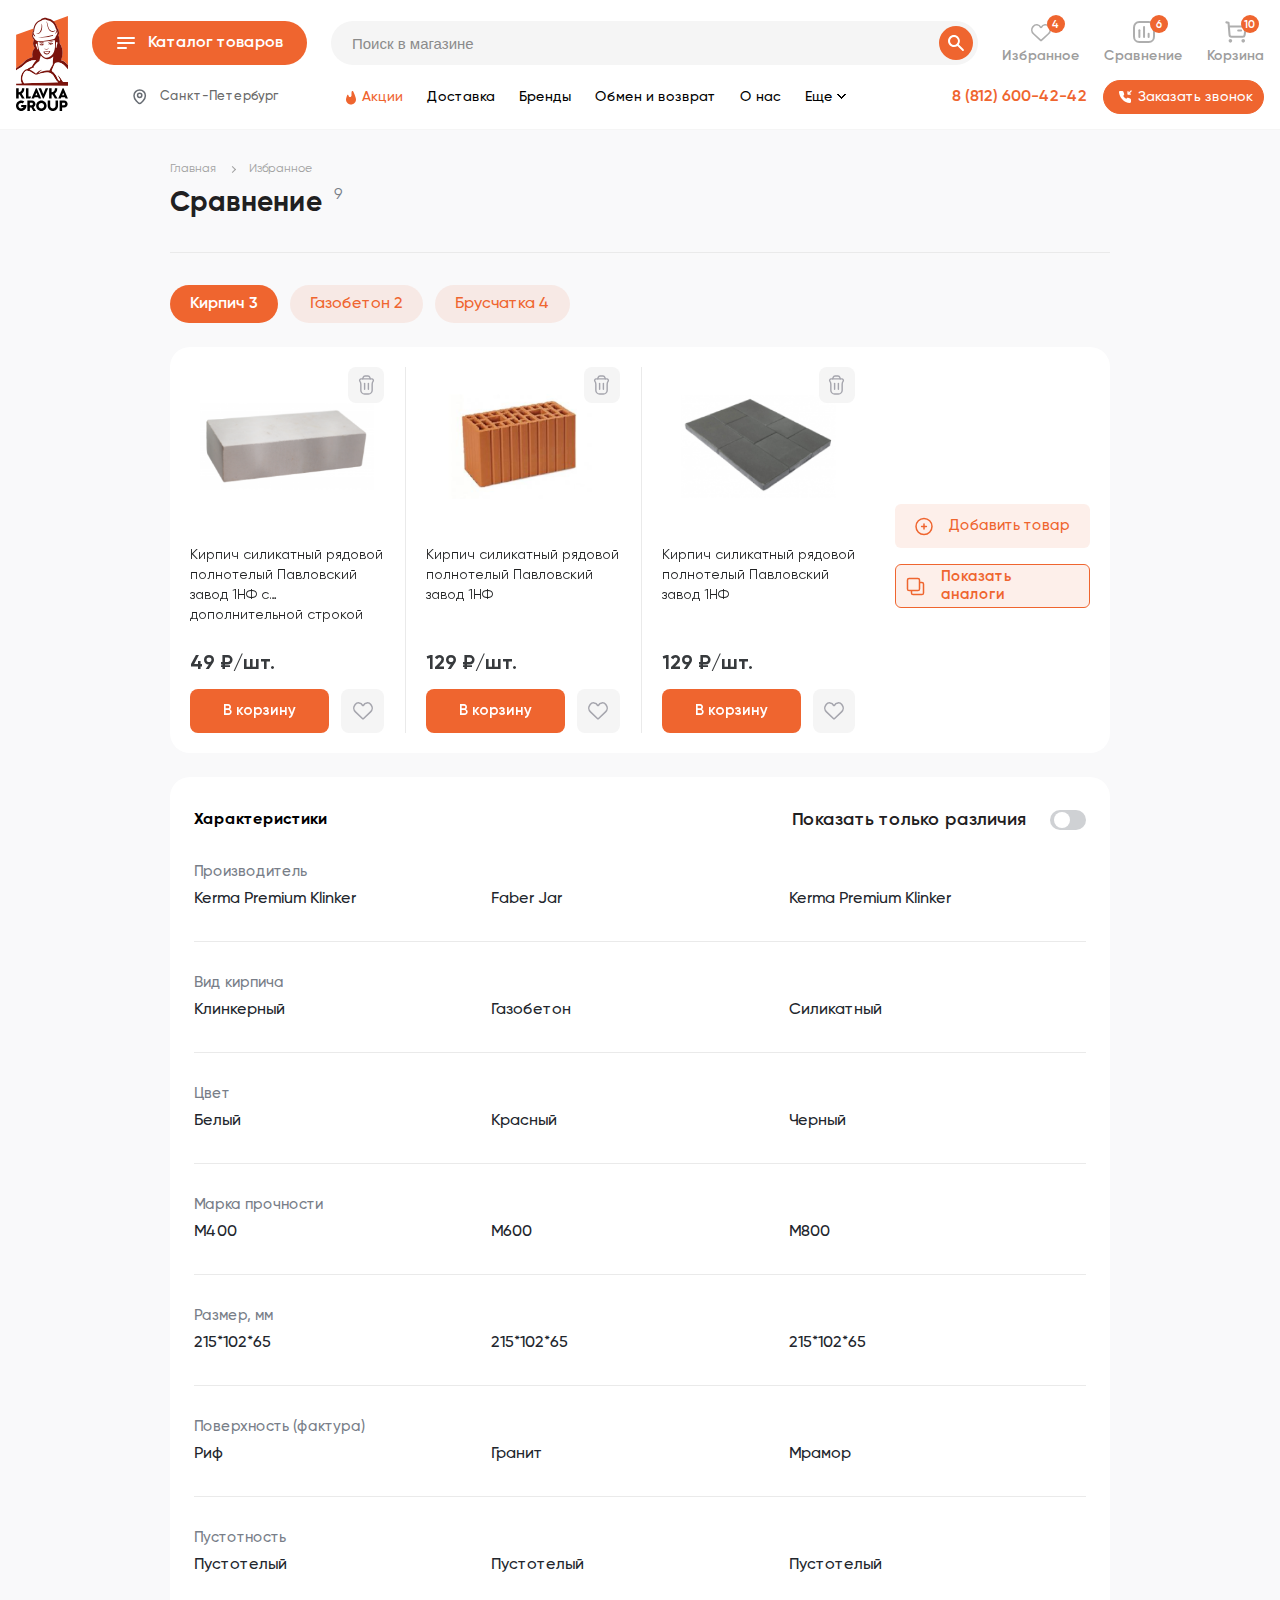
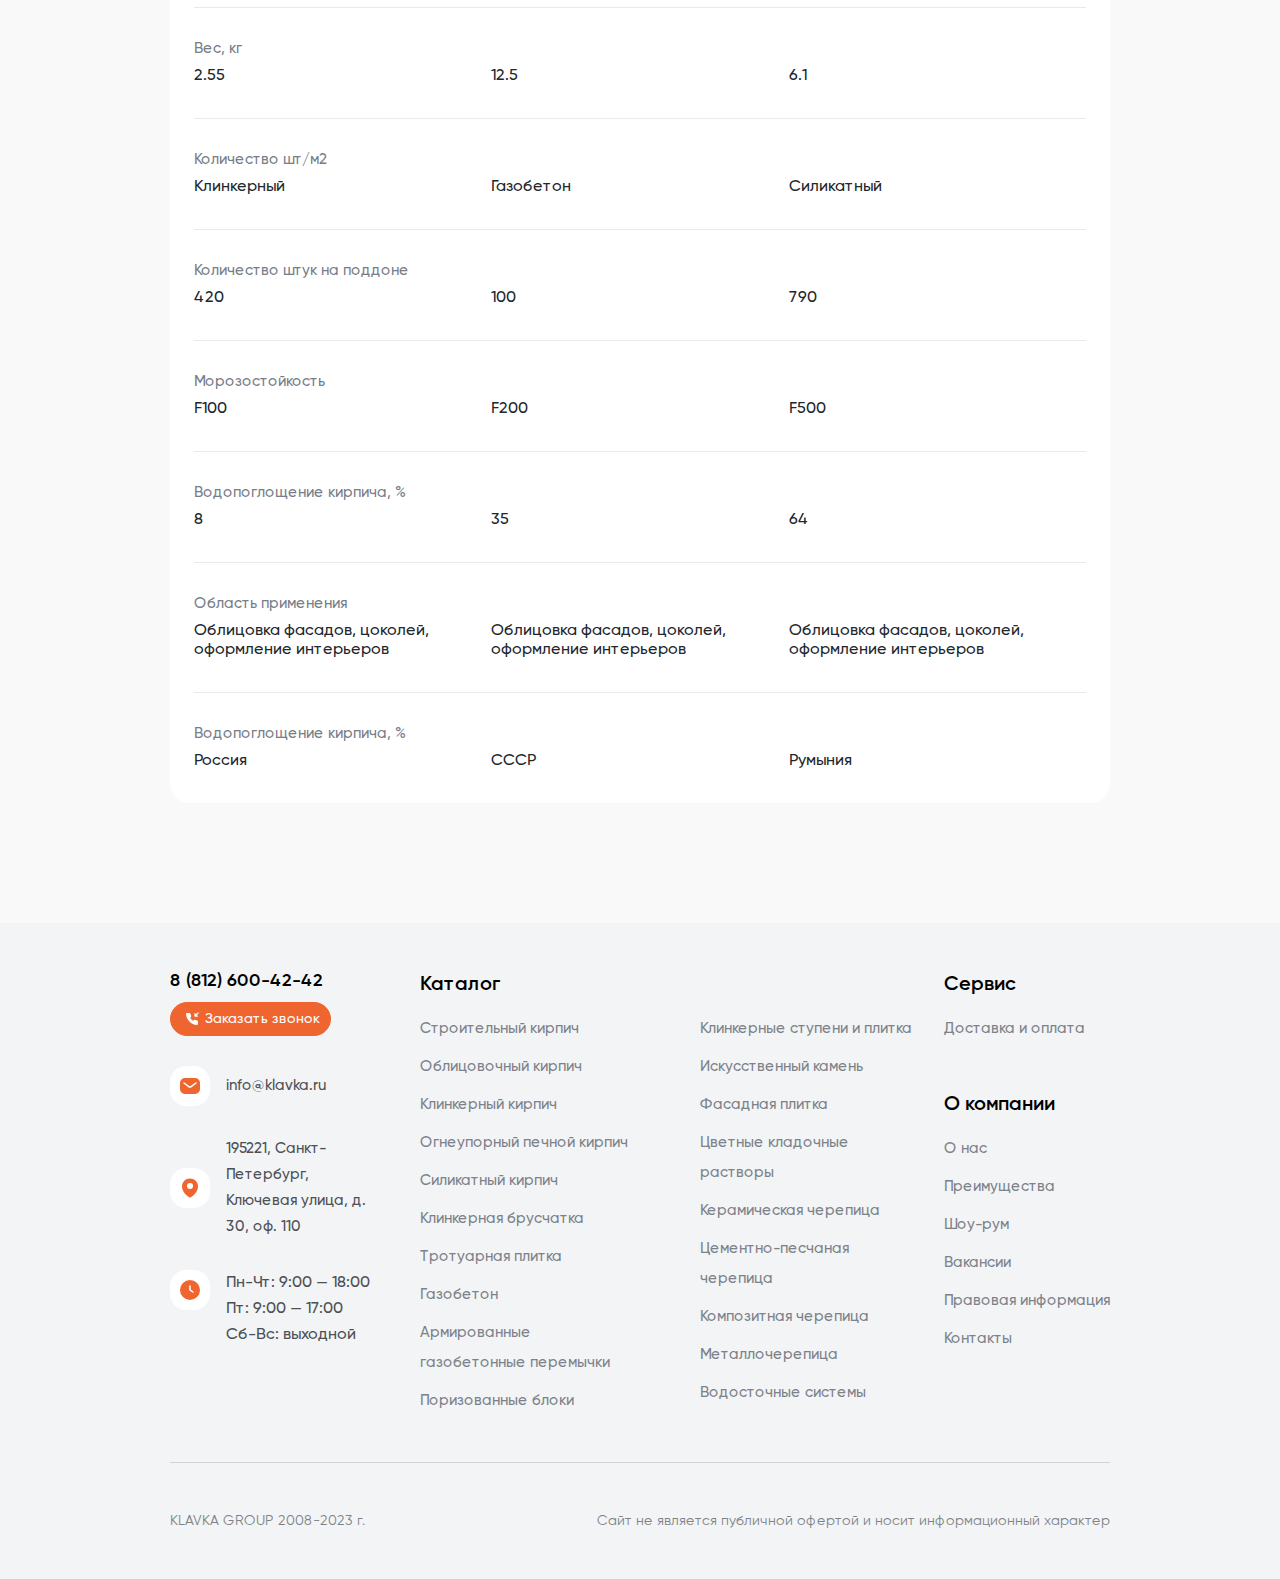
<file: comparison.html>
<!DOCTYPE html>
<html lang="en">
<head>
    <meta charset="UTF-8">
    <meta name="viewport"
          content="width=device-width, user-scalable=no, initial-scale=1.0, maximum-scale=1.0, minimum-scale=1.0">
    <meta http-equiv="X-UA-Compatible" content="ie=edge">
    <title></title>
    <link rel="stylesheet" href="style.css">
</head>
<body class="fon-silver">

<header>
    <div class="container">
        <div class="header__main">
            <div class="open-menu">
                <span></span>
                <span></span>
                <span></span>
                <span></span>
            </div>
            <a href="#" class="header__logo">
                <img src="assets/img/logo.svg" class="head__logo" alt="logo">
                <img src="assets/img/logo-mob.svg" class="logo__mob" alt="logo">
                <img src="assets/img/logo-scr.svg" class="logo__scr" alt="logo">
            </a>
            <div class="menu-cnt">
                <div class="header__info">
                    <a href="#" class="catalog__goods open-menu-cat">
                        <i class="catalog__icon"></i>
                        <span>Каталог <b>товаров</b></span>
                    </a>
                    <div class="header__search">
                        <form>
                            <label>
                                <input type="text" placeholder="Поиск в магазине">
                                <button class="search__btn">
                                    <img src="assets/img/icons/search.svg" alt="search">
                                </button>
                            </label>
                        </form>
                    </div>
                    <div class="header__cont">
                        <a href="javascript:;" data-val="back-call" class="open_modal btn__phone">
                            <img src="assets/img/icons/phone.svg" alt="phone">
                            <span>Заказать звонок</span>
                        </a>
                        <a href="tel: 8 (812) 600-42-42" class="header__phone">8 (812) 600-42-42</a>
                    </div>
                    <div class="header__href">
                        <a href="#" class="header__fav">
                            <small>4</small>
                            <i class="icon heart"></i>
                            <span>Избранное</span>
                        </a>
                        <a href="#" class="header__fav">
                            <small>6</small>
                            <i class="icon chart"></i>
                            <span>Сравнение</span>
                        </a>
                        <a href="#" class="header__fav">
                            <small>10</small>
                            <i class="icon buy"></i>
                            <span>Корзина</span>
                        </a>
                    </div>
                </div>
                <div class="header__item">
                    <div class="header__about">
                        <a href="#" class="header__location">
                            <i class="icon location"></i>
                            <p>Санкт-Петербург</p>
                        </a>
                        <div class="header__menu">
                            <ul>
                                <li><a href="#"><img src="assets/img/icons/fier.svg" alt="icon"> Акции</a></li>
                                <li><a href="#">Доставка</a></li>
                                <li><a href="#">Бренды</a></li>
                                <li><a href="#">Обмен и возврат</a></li>
                                <li><a href="#">О нас</a></li>
                                <li>
                                    <a href="javascript:;">Еще</a>
                                    <ul class="submenu">
                                        <li><a href="#">Бренды</a></li>
                                        <li><a href="#">Доставка</a></li>
                                        <li><a href="#">О нас</a></li>
                                    </ul>
                                </li>
                            </ul>
                        </div>
                    </div>
                    <div class="header__cont">
                        <a href="tel: 8 (812) 600-42-42" class="header__phone">8 (812) 600-42-42</a>
                        <a href="javascript:;" data-val="back-call" class="open_modal btn__phone">
                            <img src="assets/img/icons/phone.svg" alt="phone">
                            <span>Заказать звонок</span>
                        </a>
                    </div>
                </div>
            </div>
            <a href="tel: 8 (812) 600-42-42" class="call__mob">
                <img src="assets/img/icons/phone2.svg" alt="svg">
            </a>
        </div>
        <div class="min-block-catalog">
            <div class="block-catalog__close">
                <img src="assets/img/close.svg" alt="icon">
            </div>
            <div class="cat-menu__cnt">
                <div class="block-inp__mov">
                    <label>
                        <button class="block-inp__search"><img src="assets/img/icons/Search2.svg" alt="search"></button>
                        <input type="text" placeholder="Поиск в магазине">
                    </label>
                </div>
                <ul>
                    <li>
                        <a href="#">
                            <div class="menu__icon">
                                <img src="assets/img/prod1.png" alt="png">
                            </div>
                            <span>Кирпич</span>
                        </a>
                        <div class="cat-menu__box">
                            <div class="for-back-block">
                                <div class="go-back__menu"></div>
                                <h3>Кирпич</h3>
                                <div class="go-back__menu close__cirp"><img src="assets/img/close.svg" alt="icon"></div>
                            </div>
                            <div class="cat-menu__block">
                                <div class="cat-menu__fl">
                                    <div class="cat-menu__info">
                                        <div class="cat-menu__href">
                                            <ul>
                                                <li><a href="#">Рядовой строительный кирпич</a></li>
                                                <li><a href="#">Облицовочный/лицевой кирпич</a></li>
                                                <li><a href="#">Клинкерный кирпич</a></li>
                                                <li><a href="#">Печной кирпич</a></li>
                                                <li><a href="#">Силикатный кирпич</a></li>
                                            </ul>
                                        </div>
                                    </div>
                                    <div class="cat-discounts">
                                        <div class="cat-discounts__photo">
                                            <img src="assets/img/cat1.png" alt="png">
                                        </div>
                                        <p>
                                            Скидки до 20% на лицевой кирпич
                                        </p>
                                    </div>
                                </div>
                                <div class="cat-menu__part">
                                    <div class="swiper cat-part__slid">
                                        <div class="swiper-wrapper">
                                            <div class="swiper-slide">
                                                <a href="#" class="cat-part__logo"><img src="assets/img/cat-card1.png" alt="logo"></a>
                                            </div>
                                            <div class="swiper-slide">
                                                <a href="#" class="cat-part__logo"><img src="assets/img/cat-card2.png" alt="logo"></a>
                                            </div>
                                            <div class="swiper-slide">
                                                <a href="#" class="cat-part__logo"><img src="assets/img/cat-card3.png" alt="logo"></a>
                                            </div>
                                            <div class="swiper-slide">
                                                <a href="#" class="cat-part__logo"><img src="assets/img/cat-card4.png" alt="logo"></a>
                                            </div>
                                            <div class="swiper-slide">
                                                <a href="#" class="cat-part__logo"><img src="assets/img/cat-card5.png" alt="logo"></a>
                                            </div>
                                            <div class="swiper-slide">
                                                <a href="#" class="cat-part__logo"><img src="assets/img/cat-card6.png" alt="logo"></a>
                                            </div>
                                            <div class="swiper-slide">
                                                <a href="#" class="cat-part__logo"><img src="assets/img/cat-card3.png" alt="logo"></a>
                                            </div>
                                            <div class="swiper-slide">
                                                <a href="#" class="cat-part__logo"><img src="assets/img/cat-card4.png" alt="logo"></a>
                                            </div>
                                        </div>
                                    </div>
                                    <div class="cat-part-prev swiper-button-prev"></div>
                                    <div class="cat-part-next swiper-button-next"></div>
                                </div>
                            </div>
                        </div>
                    </li>
                    <li>
                        <a href="#">
                            <div class="menu__icon">
                                <img src="assets/img/prod2.png" alt="png">
                            </div>
                            <span>Строительные блоки, газобетон, перемычки</span>
                        </a>
                        <div class="cat-menu__box">
                            <div class="for-back-block">
                                <div class="go-back__menu"></div>
                                <h3>Строительные блоки, газобетон, перемычки</h3>
                                <div class="go-back__menu close__cirp"><img src="assets/img/close.svg" alt="icon"></div>
                            </div>
                            <div class="cat-menu__block">
                                <div class="cat-menu__fl">
                                    <div class="cat-menu__info">
                                        <div class="cat-menu__href">
                                            <ul>
                                                <li><a href="#">Газобетон</a></li>
                                                <li><a href="#">Газобетонные перемычки</a></li>
                                                <li><a href="#">Блоки бетонные</a></li>
                                                <li><a href="#">Керамзитобетон</a></li>
                                                <li><a href="#">Поризованные керамические блоки</a></li>
                                            </ul>
                                        </div>
                                    </div>
                                    <div class="cat-discounts">
                                        <div class="cat-discounts__photo">
                                            <img src="assets/img/cat1.png" alt="png">
                                        </div>
                                        <p>
                                            Скидки до 20% на лицевой кирпич
                                        </p>
                                    </div>
                                </div>
                                <div class="cat-menu__part">
                                    <div class="swiper cat-part__slid">
                                        <div class="swiper-wrapper">
                                            <div class="swiper-slide">
                                                <a href="#" class="cat-part__logo"><img src="assets/img/cat-card1.png" alt="logo"></a>
                                            </div>
                                            <div class="swiper-slide">
                                                <a href="#" class="cat-part__logo"><img src="assets/img/cat-card2.png" alt="logo"></a>
                                            </div>
                                            <div class="swiper-slide">
                                                <a href="#" class="cat-part__logo"><img src="assets/img/cat-card3.png" alt="logo"></a>
                                            </div>
                                            <div class="swiper-slide">
                                                <a href="#" class="cat-part__logo"><img src="assets/img/cat-card4.png" alt="logo"></a>
                                            </div>
                                            <div class="swiper-slide">
                                                <a href="#" class="cat-part__logo"><img src="assets/img/cat-card5.png" alt="logo"></a>
                                            </div>
                                            <div class="swiper-slide">
                                                <a href="#" class="cat-part__logo"><img src="assets/img/cat-card6.png" alt="logo"></a>
                                            </div>
                                            <div class="swiper-slide">
                                                <a href="#" class="cat-part__logo"><img src="assets/img/cat-card3.png" alt="logo"></a>
                                            </div>
                                            <div class="swiper-slide">
                                                <a href="#" class="cat-part__logo"><img src="assets/img/cat-card4.png" alt="logo"></a>
                                            </div>
                                        </div>
                                    </div>
                                    <div class="cat-part-prev swiper-button-prev"></div>
                                    <div class="cat-part-next swiper-button-next"></div>
                                </div>
                            </div>
                        </div>
                    </li>
                    <li>
                        <a href="#">
                            <div class="menu__icon">
                                <img src="assets/img/prod3.png" alt="png">
                            </div>
                            <span>Фасадная плитка, отделка, декор</span>
                        </a>
                        <div class="cat-menu__box">
                            <div class="for-back-block">
                                <div class="go-back__menu"></div>
                                <h3>Фасадная плитка, отделка, декор</h3>
                                <div class="go-back__menu close__cirp"><img src="assets/img/close.svg" alt="icon"></div>
                            </div>
                            <div class="cat-menu__block">
                                <div class="cat-menu__fl">
                                    <div class="cat-menu__info">
                                        <div class="cat-menu__href">
                                            <ul>
                                                <li><a href="#">Фасадная плитка под кирпич</a></li>
                                                <li><a href="#">Клинкерная плитка для фасада</a></li>
                                                <li><a href="#">Термопанели</a></li>
                                                <li><a href="#">Сайдинг</a></li>
                                                <li><a href="#">Штукатурный фасад</a></li>
                                                <li><a href="#">Цокольная плитка</a></li>
                                                <li><a href="#">Клинкерные подоконники и водоотливы</a></li>
                                            </ul>
                                        </div>
                                    </div>
                                    <div class="cat-discounts">
                                        <div class="cat-discounts__photo">
                                            <img src="assets/img/cat1.png" alt="png">
                                        </div>
                                        <p>
                                            Скидки до 20% на лицевой кирпич
                                        </p>
                                    </div>
                                </div>
                                <div class="cat-menu__part">
                                    <div class="swiper cat-part__slid">
                                        <div class="swiper-wrapper">
                                            <div class="swiper-slide">
                                                <a href="#" class="cat-part__logo"><img src="assets/img/cat-card1.png" alt="logo"></a>
                                            </div>
                                            <div class="swiper-slide">
                                                <a href="#" class="cat-part__logo"><img src="assets/img/cat-card2.png" alt="logo"></a>
                                            </div>
                                            <div class="swiper-slide">
                                                <a href="#" class="cat-part__logo"><img src="assets/img/cat-card3.png" alt="logo"></a>
                                            </div>
                                            <div class="swiper-slide">
                                                <a href="#" class="cat-part__logo"><img src="assets/img/cat-card4.png" alt="logo"></a>
                                            </div>
                                            <div class="swiper-slide">
                                                <a href="#" class="cat-part__logo"><img src="assets/img/cat-card5.png" alt="logo"></a>
                                            </div>
                                            <div class="swiper-slide">
                                                <a href="#" class="cat-part__logo"><img src="assets/img/cat-card6.png" alt="logo"></a>
                                            </div>
                                            <div class="swiper-slide">
                                                <a href="#" class="cat-part__logo"><img src="assets/img/cat-card3.png" alt="logo"></a>
                                            </div>
                                            <div class="swiper-slide">
                                                <a href="#" class="cat-part__logo"><img src="assets/img/cat-card4.png" alt="logo"></a>
                                            </div>
                                        </div>
                                    </div>
                                    <div class="cat-part-prev swiper-button-prev"></div>
                                    <div class="cat-part-next swiper-button-next"></div>
                                </div>
                            </div>
                        </div>
                    </li>
                    <li>
                        <a href="#">
                            <div class="menu__icon">
                                <img src="assets/img/prod4.png" alt="png">
                            </div>
                            <span>Натуральный и искусственный камень</span>
                        </a>
                        <div class="cat-menu__box">
                            <div class="for-back-block">
                                <div class="go-back__menu"></div>
                                <h3>Натуральный и искусственный камень</h3>
                                <div class="go-back__menu close__cirp"><img src="assets/img/close.svg" alt="icon"></div>
                            </div>
                            <div class="cat-menu__block">
                                <div class="cat-menu__fl">
                                    <div class="cat-menu__info">
                                        <div class="cat-menu__href">
                                            <ul>
                                                <li><a href="#">Искусственный камень для отделки</a></li>
                                                <li><a href="#">Натуральный камень для отделки</a></li>
                                            </ul>
                                        </div>
                                    </div>
                                    <div class="cat-discounts">
                                        <div class="cat-discounts__photo">
                                            <img src="assets/img/cat1.png" alt="png">
                                        </div>
                                        <p>
                                            Скидки до 20% на лицевой кирпич
                                        </p>
                                    </div>
                                </div>
                                <div class="cat-menu__part">
                                    <div class="swiper cat-part__slid">
                                        <div class="swiper-wrapper">
                                            <div class="swiper-slide">
                                                <a href="#" class="cat-part__logo"><img src="assets/img/cat-card1.png" alt="logo"></a>
                                            </div>
                                            <div class="swiper-slide">
                                                <a href="#" class="cat-part__logo"><img src="assets/img/cat-card2.png" alt="logo"></a>
                                            </div>
                                            <div class="swiper-slide">
                                                <a href="#" class="cat-part__logo"><img src="assets/img/cat-card3.png" alt="logo"></a>
                                            </div>
                                            <div class="swiper-slide">
                                                <a href="#" class="cat-part__logo"><img src="assets/img/cat-card4.png" alt="logo"></a>
                                            </div>
                                            <div class="swiper-slide">
                                                <a href="#" class="cat-part__logo"><img src="assets/img/cat-card5.png" alt="logo"></a>
                                            </div>
                                            <div class="swiper-slide">
                                                <a href="#" class="cat-part__logo"><img src="assets/img/cat-card6.png" alt="logo"></a>
                                            </div>
                                            <div class="swiper-slide">
                                                <a href="#" class="cat-part__logo"><img src="assets/img/cat-card3.png" alt="logo"></a>
                                            </div>
                                            <div class="swiper-slide">
                                                <a href="#" class="cat-part__logo"><img src="assets/img/cat-card4.png" alt="logo"></a>
                                            </div>
                                        </div>
                                    </div>
                                    <div class="cat-part-prev swiper-button-prev"></div>
                                    <div class="cat-part-next swiper-button-next"></div>
                                </div>
                            </div>
                        </div>
                    </li>
                    <li>
                        <a href="#">
                            <div class="menu__icon">
                                <img src="assets/img/prod5.png" alt="png">
                            </div>
                            <span>Смеси строительные, клеи, затирки</span>
                        </a>
                        <div class="cat-menu__box">
                            <div class="for-back-block">
                                <div class="go-back__menu"></div>
                                <h3>Смеси строительные, клеи, затирки</h3>
                                <div class="go-back__menu close__cirp"><img src="assets/img/close.svg" alt="icon"></div>
                            </div>
                            <div class="cat-menu__block">
                                <div class="cat-menu__fl">
                                    <div class="cat-menu__info">
                                        <div class="cat-menu__href">
                                            <ul>
                                                <li><a href="#">Искусственный камень для отделки</a></li>
                                                <li><a href="#">Натуральный камень для отделки</a></li>
                                            </ul>
                                        </div>
                                    </div>
                                    <div class="cat-discounts">
                                        <div class="cat-discounts__photo">
                                            <img src="assets/img/cat1.png" alt="png">
                                        </div>
                                        <p>
                                            Скидки до 20% на лицевой кирпич
                                        </p>
                                    </div>
                                </div>
                                <div class="cat-menu__part">
                                    <div class="swiper cat-part__slid">
                                        <div class="swiper-wrapper">
                                            <div class="swiper-slide">
                                                <a href="#" class="cat-part__logo"><img src="assets/img/cat-card1.png" alt="logo"></a>
                                            </div>
                                            <div class="swiper-slide">
                                                <a href="#" class="cat-part__logo"><img src="assets/img/cat-card2.png" alt="logo"></a>
                                            </div>
                                            <div class="swiper-slide">
                                                <a href="#" class="cat-part__logo"><img src="assets/img/cat-card3.png" alt="logo"></a>
                                            </div>
                                            <div class="swiper-slide">
                                                <a href="#" class="cat-part__logo"><img src="assets/img/cat-card4.png" alt="logo"></a>
                                            </div>
                                            <div class="swiper-slide">
                                                <a href="#" class="cat-part__logo"><img src="assets/img/cat-card5.png" alt="logo"></a>
                                            </div>
                                            <div class="swiper-slide">
                                                <a href="#" class="cat-part__logo"><img src="assets/img/cat-card6.png" alt="logo"></a>
                                            </div>
                                            <div class="swiper-slide">
                                                <a href="#" class="cat-part__logo"><img src="assets/img/cat-card3.png" alt="logo"></a>
                                            </div>
                                            <div class="swiper-slide">
                                                <a href="#" class="cat-part__logo"><img src="assets/img/cat-card4.png" alt="logo"></a>
                                            </div>
                                        </div>
                                    </div>
                                    <div class="cat-part-prev swiper-button-prev"></div>
                                    <div class="cat-part-next swiper-button-next"></div>
                                </div>
                            </div>
                        </div>
                    </li>
                    <li>
                        <a href="#">
                            <div class="menu__icon">
                                <img src="assets/img/prod6.png" alt="png">
                            </div>
                            <span>Крепление кирпичной кладки, армирование</span>
                        </a>
                        <div class="cat-menu__box">
                            <div class="for-back-block">
                                <div class="go-back__menu"></div>
                                <h3>Смеси строительные, клеи, затирки</h3>
                                <div class="go-back__menu close__cirp"><img src="assets/img/close.svg" alt="icon"></div>
                            </div>
                            <div class="cat-menu__block">
                                <div class="cat-menu__fl">
                                    <div class="cat-menu__info">
                                        <div class="cat-menu__href">
                                            <ul>
                                                <li><a href="#">Искусственный камень для отделки</a></li>
                                                <li><a href="#">Натуральный камень для отделки</a></li>
                                            </ul>
                                        </div>
                                    </div>
                                    <div class="cat-discounts">
                                        <div class="cat-discounts__photo">
                                            <img src="assets/img/cat1.png" alt="png">
                                        </div>
                                        <p>
                                            Скидки до 20% на лицевой кирпич
                                        </p>
                                    </div>
                                </div>
                                <div class="cat-menu__part">
                                    <div class="swiper cat-part__slid">
                                        <div class="swiper-wrapper">
                                            <div class="swiper-slide">
                                                <a href="#" class="cat-part__logo"><img src="assets/img/cat-card1.png" alt="logo"></a>
                                            </div>
                                            <div class="swiper-slide">
                                                <a href="#" class="cat-part__logo"><img src="assets/img/cat-card2.png" alt="logo"></a>
                                            </div>
                                            <div class="swiper-slide">
                                                <a href="#" class="cat-part__logo"><img src="assets/img/cat-card3.png" alt="logo"></a>
                                            </div>
                                            <div class="swiper-slide">
                                                <a href="#" class="cat-part__logo"><img src="assets/img/cat-card4.png" alt="logo"></a>
                                            </div>
                                            <div class="swiper-slide">
                                                <a href="#" class="cat-part__logo"><img src="assets/img/cat-card5.png" alt="logo"></a>
                                            </div>
                                            <div class="swiper-slide">
                                                <a href="#" class="cat-part__logo"><img src="assets/img/cat-card6.png" alt="logo"></a>
                                            </div>
                                            <div class="swiper-slide">
                                                <a href="#" class="cat-part__logo"><img src="assets/img/cat-card3.png" alt="logo"></a>
                                            </div>
                                            <div class="swiper-slide">
                                                <a href="#" class="cat-part__logo"><img src="assets/img/cat-card4.png" alt="logo"></a>
                                            </div>
                                        </div>
                                    </div>
                                    <div class="cat-part-prev swiper-button-prev"></div>
                                    <div class="cat-part-next swiper-button-next"></div>
                                </div>
                            </div>
                        </div>
                    </li>
                    <li>
                        <a href="#">
                            <div class="menu__icon">
                                <img src="assets/img/prod7.png" alt="png">
                            </div>
                            <span>Черепица и кровельные покрытия</span>
                        </a>
                        <div class="cat-menu__box">
                            <div class="for-back-block">
                                <div class="go-back__menu"></div>
                                <h3>Смеси строительные, клеи, затирки</h3>
                                <div class="go-back__menu close__cirp"><img src="assets/img/close.svg" alt="icon"></div>
                            </div>
                            <div class="cat-menu__block">
                                <div class="cat-menu__fl">
                                    <div class="cat-menu__info">
                                        <div class="cat-menu__href">
                                            <ul>
                                                <li><a href="#">Искусственный камень для отделки</a></li>
                                                <li><a href="#">Натуральный камень для отделки</a></li>
                                            </ul>
                                        </div>
                                    </div>
                                    <div class="cat-discounts">
                                        <div class="cat-discounts__photo">
                                            <img src="assets/img/cat1.png" alt="png">
                                        </div>
                                        <p>
                                            Скидки до 20% на лицевой кирпич
                                        </p>
                                    </div>
                                </div>
                                <div class="cat-menu__part">
                                    <div class="swiper cat-part__slid">
                                        <div class="swiper-wrapper">
                                            <div class="swiper-slide">
                                                <a href="#" class="cat-part__logo"><img src="assets/img/cat-card1.png" alt="logo"></a>
                                            </div>
                                            <div class="swiper-slide">
                                                <a href="#" class="cat-part__logo"><img src="assets/img/cat-card2.png" alt="logo"></a>
                                            </div>
                                            <div class="swiper-slide">
                                                <a href="#" class="cat-part__logo"><img src="assets/img/cat-card3.png" alt="logo"></a>
                                            </div>
                                            <div class="swiper-slide">
                                                <a href="#" class="cat-part__logo"><img src="assets/img/cat-card4.png" alt="logo"></a>
                                            </div>
                                            <div class="swiper-slide">
                                                <a href="#" class="cat-part__logo"><img src="assets/img/cat-card5.png" alt="logo"></a>
                                            </div>
                                            <div class="swiper-slide">
                                                <a href="#" class="cat-part__logo"><img src="assets/img/cat-card6.png" alt="logo"></a>
                                            </div>
                                            <div class="swiper-slide">
                                                <a href="#" class="cat-part__logo"><img src="assets/img/cat-card3.png" alt="logo"></a>
                                            </div>
                                            <div class="swiper-slide">
                                                <a href="#" class="cat-part__logo"><img src="assets/img/cat-card4.png" alt="logo"></a>
                                            </div>
                                        </div>
                                    </div>
                                    <div class="cat-part-prev swiper-button-prev"></div>
                                    <div class="cat-part-next swiper-button-next"></div>
                                </div>
                            </div>
                        </div>
                    </li>
                    <li>
                        <a href="#">
                            <div class="menu__icon">
                                <img src="assets/img/prod8.png" alt="png">
                            </div>
                            <span>Кровельные системы, вентиляционные каналы</span>
                        </a>
                        <div class="cat-menu__box">
                            <div class="for-back-block">
                                <div class="go-back__menu"></div>
                                <h3>Смеси строительные, клеи, затирки</h3>
                                <div class="go-back__menu close__cirp"><img src="assets/img/close.svg" alt="icon"></div>
                            </div>
                            <div class="cat-menu__block">
                                <div class="cat-menu__fl">
                                    <div class="cat-menu__info">
                                        <div class="cat-menu__href">
                                            <ul>
                                                <li><a href="#">Искусственный камень для отделки</a></li>
                                                <li><a href="#">Натуральный камень для отделки</a></li>
                                            </ul>
                                        </div>
                                    </div>
                                    <div class="cat-discounts">
                                        <div class="cat-discounts__photo">
                                            <img src="assets/img/cat1.png" alt="png">
                                        </div>
                                        <p>
                                            Скидки до 20% на лицевой кирпич
                                        </p>
                                    </div>
                                </div>
                                <div class="cat-menu__part">
                                    <div class="swiper cat-part__slid">
                                        <div class="swiper-wrapper">
                                            <div class="swiper-slide">
                                                <a href="#" class="cat-part__logo"><img src="assets/img/cat-card1.png" alt="logo"></a>
                                            </div>
                                            <div class="swiper-slide">
                                                <a href="#" class="cat-part__logo"><img src="assets/img/cat-card2.png" alt="logo"></a>
                                            </div>
                                            <div class="swiper-slide">
                                                <a href="#" class="cat-part__logo"><img src="assets/img/cat-card3.png" alt="logo"></a>
                                            </div>
                                            <div class="swiper-slide">
                                                <a href="#" class="cat-part__logo"><img src="assets/img/cat-card4.png" alt="logo"></a>
                                            </div>
                                            <div class="swiper-slide">
                                                <a href="#" class="cat-part__logo"><img src="assets/img/cat-card5.png" alt="logo"></a>
                                            </div>
                                            <div class="swiper-slide">
                                                <a href="#" class="cat-part__logo"><img src="assets/img/cat-card6.png" alt="logo"></a>
                                            </div>
                                            <div class="swiper-slide">
                                                <a href="#" class="cat-part__logo"><img src="assets/img/cat-card3.png" alt="logo"></a>
                                            </div>
                                            <div class="swiper-slide">
                                                <a href="#" class="cat-part__logo"><img src="assets/img/cat-card4.png" alt="logo"></a>
                                            </div>
                                        </div>
                                    </div>
                                    <div class="cat-part-prev swiper-button-prev"></div>
                                    <div class="cat-part-next swiper-button-next"></div>
                                </div>
                            </div>
                        </div>
                    </li>
                    <li>
                        <a href="#">
                            <div class="menu__icon">
                                <img src="assets/img/prod9.png" alt="png">
                            </div>
                            <span>Брусчатка и тротуарная плитка</span>
                        </a>
                        <div class="cat-menu__box">
                            <div class="for-back-block">
                                <div class="go-back__menu"></div>
                                <h3>Смеси строительные, клеи, затирки</h3>
                                <div class="go-back__menu close__cirp"><img src="assets/img/close.svg" alt="icon"></div>
                            </div>
                            <div class="cat-menu__block">
                                <div class="cat-menu__fl">
                                    <div class="cat-menu__info">
                                        <div class="cat-menu__href">
                                            <ul>
                                                <li><a href="#">Искусственный камень для отделки</a></li>
                                                <li><a href="#">Натуральный камень для отделки</a></li>
                                            </ul>
                                        </div>
                                    </div>
                                    <div class="cat-discounts">
                                        <div class="cat-discounts__photo">
                                            <img src="assets/img/cat1.png" alt="png">
                                        </div>
                                        <p>
                                            Скидки до 20% на лицевой кирпич
                                        </p>
                                    </div>
                                </div>
                                <div class="cat-menu__part">
                                    <div class="swiper cat-part__slid">
                                        <div class="swiper-wrapper">
                                            <div class="swiper-slide">
                                                <a href="#" class="cat-part__logo"><img src="assets/img/cat-card1.png" alt="logo"></a>
                                            </div>
                                            <div class="swiper-slide">
                                                <a href="#" class="cat-part__logo"><img src="assets/img/cat-card2.png" alt="logo"></a>
                                            </div>
                                            <div class="swiper-slide">
                                                <a href="#" class="cat-part__logo"><img src="assets/img/cat-card3.png" alt="logo"></a>
                                            </div>
                                            <div class="swiper-slide">
                                                <a href="#" class="cat-part__logo"><img src="assets/img/cat-card4.png" alt="logo"></a>
                                            </div>
                                            <div class="swiper-slide">
                                                <a href="#" class="cat-part__logo"><img src="assets/img/cat-card5.png" alt="logo"></a>
                                            </div>
                                            <div class="swiper-slide">
                                                <a href="#" class="cat-part__logo"><img src="assets/img/cat-card6.png" alt="logo"></a>
                                            </div>
                                            <div class="swiper-slide">
                                                <a href="#" class="cat-part__logo"><img src="assets/img/cat-card3.png" alt="logo"></a>
                                            </div>
                                            <div class="swiper-slide">
                                                <a href="#" class="cat-part__logo"><img src="assets/img/cat-card4.png" alt="logo"></a>
                                            </div>
                                        </div>
                                    </div>
                                    <div class="cat-part-prev swiper-button-prev"></div>
                                    <div class="cat-part-next swiper-button-next"></div>
                                </div>
                            </div>
                        </div>
                    </li>
                    <li>
                        <a href="#">
                            <div class="menu__icon">
                                <img src="assets/img/prod10.png" alt="png">
                            </div>
                            <span>Ступени и плитка</span>
                        </a>
                        <div class="cat-menu__box">
                            <div class="for-back-block">
                                <div class="go-back__menu"></div>
                                <h3>Смеси строительные, клеи, затирки</h3>
                                <div class="go-back__menu close__cirp"><img src="assets/img/close.svg" alt="icon"></div>
                            </div>
                            <div class="cat-menu__block">
                                <div class="cat-menu__fl">
                                    <div class="cat-menu__info">
                                        <div class="cat-menu__href">
                                            <ul>
                                                <li><a href="#">Искусственный камень для отделки</a></li>
                                                <li><a href="#">Натуральный камень для отделки</a></li>
                                            </ul>
                                        </div>
                                    </div>
                                    <div class="cat-discounts">
                                        <div class="cat-discounts__photo">
                                            <img src="assets/img/cat1.png" alt="png">
                                        </div>
                                        <p>
                                            Скидки до 20% на лицевой кирпич
                                        </p>
                                    </div>
                                </div>
                                <div class="cat-menu__part">
                                    <div class="swiper cat-part__slid">
                                        <div class="swiper-wrapper">
                                            <div class="swiper-slide">
                                                <a href="#" class="cat-part__logo"><img src="assets/img/cat-card1.png" alt="logo"></a>
                                            </div>
                                            <div class="swiper-slide">
                                                <a href="#" class="cat-part__logo"><img src="assets/img/cat-card2.png" alt="logo"></a>
                                            </div>
                                            <div class="swiper-slide">
                                                <a href="#" class="cat-part__logo"><img src="assets/img/cat-card3.png" alt="logo"></a>
                                            </div>
                                            <div class="swiper-slide">
                                                <a href="#" class="cat-part__logo"><img src="assets/img/cat-card4.png" alt="logo"></a>
                                            </div>
                                            <div class="swiper-slide">
                                                <a href="#" class="cat-part__logo"><img src="assets/img/cat-card5.png" alt="logo"></a>
                                            </div>
                                            <div class="swiper-slide">
                                                <a href="#" class="cat-part__logo"><img src="assets/img/cat-card6.png" alt="logo"></a>
                                            </div>
                                            <div class="swiper-slide">
                                                <a href="#" class="cat-part__logo"><img src="assets/img/cat-card3.png" alt="logo"></a>
                                            </div>
                                            <div class="swiper-slide">
                                                <a href="#" class="cat-part__logo"><img src="assets/img/cat-card4.png" alt="logo"></a>
                                            </div>
                                        </div>
                                    </div>
                                    <div class="cat-part-prev swiper-button-prev"></div>
                                    <div class="cat-part-next swiper-button-next"></div>
                                </div>
                            </div>
                        </div>
                    </li>
                    <li>
                        <a href="#">
                            <div class="menu__icon">
                                <img src="assets/img/prod11.png" alt="png">
                            </div>
                            <span>Благоустройство территории и дренаж</span>
                        </a>
                        <div class="cat-menu__box">
                            <div class="for-back-block">
                                <div class="go-back__menu"></div>
                                <h3>Смеси строительные, клеи, затирки</h3>
                                <div class="go-back__menu close__cirp"><img src="assets/img/close.svg" alt="icon"></div>
                            </div>
                            <div class="cat-menu__block">
                                <div class="cat-menu__fl">
                                    <div class="cat-menu__info">
                                        <div class="cat-menu__href">
                                            <ul>
                                                <li><a href="#">Искусственный камень для отделки</a></li>
                                                <li><a href="#">Натуральный камень для отделки</a></li>
                                            </ul>
                                        </div>
                                    </div>
                                    <div class="cat-discounts">
                                        <div class="cat-discounts__photo">
                                            <img src="assets/img/cat1.png" alt="png">
                                        </div>
                                        <p>
                                            Скидки до 20% на лицевой кирпич
                                        </p>
                                    </div>
                                </div>
                                <div class="cat-menu__part">
                                    <div class="swiper cat-part__slid">
                                        <div class="swiper-wrapper">
                                            <div class="swiper-slide">
                                                <a href="#" class="cat-part__logo"><img src="assets/img/cat-card1.png" alt="logo"></a>
                                            </div>
                                            <div class="swiper-slide">
                                                <a href="#" class="cat-part__logo"><img src="assets/img/cat-card2.png" alt="logo"></a>
                                            </div>
                                            <div class="swiper-slide">
                                                <a href="#" class="cat-part__logo"><img src="assets/img/cat-card3.png" alt="logo"></a>
                                            </div>
                                            <div class="swiper-slide">
                                                <a href="#" class="cat-part__logo"><img src="assets/img/cat-card4.png" alt="logo"></a>
                                            </div>
                                            <div class="swiper-slide">
                                                <a href="#" class="cat-part__logo"><img src="assets/img/cat-card5.png" alt="logo"></a>
                                            </div>
                                            <div class="swiper-slide">
                                                <a href="#" class="cat-part__logo"><img src="assets/img/cat-card6.png" alt="logo"></a>
                                            </div>
                                            <div class="swiper-slide">
                                                <a href="#" class="cat-part__logo"><img src="assets/img/cat-card3.png" alt="logo"></a>
                                            </div>
                                            <div class="swiper-slide">
                                                <a href="#" class="cat-part__logo"><img src="assets/img/cat-card4.png" alt="logo"></a>
                                            </div>
                                        </div>
                                    </div>
                                    <div class="cat-part-prev swiper-button-prev"></div>
                                    <div class="cat-part-next swiper-button-next"></div>
                                </div>
                            </div>
                        </div>
                    </li>
                    <li>
                        <a href="#">
                            <div class="menu__icon">
                                <img src="assets/img/prod12.png" alt="png">
                            </div>
                            <span>Изоляционные материалы</span>
                        </a>
                        <div class="cat-menu__box">
                            <div class="for-back-block">
                                <div class="go-back__menu"></div>
                                <h3>Смеси строительные, клеи, затирки</h3>
                                <div class="go-back__menu close__cirp"><img src="assets/img/close.svg" alt="icon"></div>
                            </div>
                            <div class="cat-menu__block">
                                <div class="cat-menu__fl">
                                    <div class="cat-menu__info">
                                        <div class="cat-menu__href">
                                            <ul>
                                                <li><a href="#">Искусственный камень для отделки</a></li>
                                                <li><a href="#">Натуральный камень для отделки</a></li>
                                            </ul>
                                        </div>
                                    </div>
                                    <div class="cat-discounts">
                                        <div class="cat-discounts__photo">
                                            <img src="assets/img/cat1.png" alt="png">
                                        </div>
                                        <p>
                                            Скидки до 20% на лицевой кирпич
                                        </p>
                                    </div>
                                </div>
                                <div class="cat-menu__part">
                                    <div class="swiper cat-part__slid">
                                        <div class="swiper-wrapper">
                                            <div class="swiper-slide">
                                                <a href="#" class="cat-part__logo"><img src="assets/img/cat-card1.png" alt="logo"></a>
                                            </div>
                                            <div class="swiper-slide">
                                                <a href="#" class="cat-part__logo"><img src="assets/img/cat-card2.png" alt="logo"></a>
                                            </div>
                                            <div class="swiper-slide">
                                                <a href="#" class="cat-part__logo"><img src="assets/img/cat-card3.png" alt="logo"></a>
                                            </div>
                                            <div class="swiper-slide">
                                                <a href="#" class="cat-part__logo"><img src="assets/img/cat-card4.png" alt="logo"></a>
                                            </div>
                                            <div class="swiper-slide">
                                                <a href="#" class="cat-part__logo"><img src="assets/img/cat-card5.png" alt="logo"></a>
                                            </div>
                                            <div class="swiper-slide">
                                                <a href="#" class="cat-part__logo"><img src="assets/img/cat-card6.png" alt="logo"></a>
                                            </div>
                                            <div class="swiper-slide">
                                                <a href="#" class="cat-part__logo"><img src="assets/img/cat-card3.png" alt="logo"></a>
                                            </div>
                                            <div class="swiper-slide">
                                                <a href="#" class="cat-part__logo"><img src="assets/img/cat-card4.png" alt="logo"></a>
                                            </div>
                                        </div>
                                    </div>
                                    <div class="cat-part-prev swiper-button-prev"></div>
                                    <div class="cat-part-next swiper-button-next"></div>
                                </div>
                            </div>
                        </div>
                    </li>
                    <li>
                        <a href="#">
                            <div class="menu__icon">
                                <img src="assets/img/prod13.png" alt="png">
                            </div>
                            <span>Электротехническая продукция</span>
                        </a>
                        <div class="cat-menu__box">
                            <div class="for-back-block">
                                <div class="go-back__menu"></div>
                                <h3>Смеси строительные, клеи, затирки</h3>
                                <div class="go-back__menu close__cirp"><img src="assets/img/close.svg" alt="icon"></div>
                            </div>
                            <div class="cat-menu__block">
                                <div class="cat-menu__fl">
                                    <div class="cat-menu__info">
                                        <div class="cat-menu__href">
                                            <ul>
                                                <li><a href="#">Искусственный камень для отделки</a></li>
                                                <li><a href="#">Натуральный камень для отделки</a></li>
                                            </ul>
                                        </div>
                                    </div>
                                    <div class="cat-discounts">
                                        <div class="cat-discounts__photo">
                                            <img src="assets/img/cat1.png" alt="png">
                                        </div>
                                        <p>
                                            Скидки до 20% на лицевой кирпич
                                        </p>
                                    </div>
                                </div>
                                <div class="cat-menu__part">
                                    <div class="swiper cat-part__slid">
                                        <div class="swiper-wrapper">
                                            <div class="swiper-slide">
                                                <a href="#" class="cat-part__logo"><img src="assets/img/cat-card1.png" alt="logo"></a>
                                            </div>
                                            <div class="swiper-slide">
                                                <a href="#" class="cat-part__logo"><img src="assets/img/cat-card2.png" alt="logo"></a>
                                            </div>
                                            <div class="swiper-slide">
                                                <a href="#" class="cat-part__logo"><img src="assets/img/cat-card3.png" alt="logo"></a>
                                            </div>
                                            <div class="swiper-slide">
                                                <a href="#" class="cat-part__logo"><img src="assets/img/cat-card4.png" alt="logo"></a>
                                            </div>
                                            <div class="swiper-slide">
                                                <a href="#" class="cat-part__logo"><img src="assets/img/cat-card5.png" alt="logo"></a>
                                            </div>
                                            <div class="swiper-slide">
                                                <a href="#" class="cat-part__logo"><img src="assets/img/cat-card6.png" alt="logo"></a>
                                            </div>
                                            <div class="swiper-slide">
                                                <a href="#" class="cat-part__logo"><img src="assets/img/cat-card3.png" alt="logo"></a>
                                            </div>
                                            <div class="swiper-slide">
                                                <a href="#" class="cat-part__logo"><img src="assets/img/cat-card4.png" alt="logo"></a>
                                            </div>
                                        </div>
                                    </div>
                                    <div class="cat-part-prev swiper-button-prev"></div>
                                    <div class="cat-part-next swiper-button-next"></div>
                                </div>
                            </div>
                        </div>
                    </li>
                </ul>
            </div>
        </div>
    </div>
    <div class="for-mobile-bg"></div>
</header>

<section>
    <div class="container">
        <div class="bread-crumbs">
            <ul>
                <li><a href="#">Главная</a></li>
                <li>Избранное</li>
            </ul>
        </div>
    </div>
</section>
<section>
    <div class="comparison__main">
        <div class="container">
            <div class="comparison__tit">
                <h2>Сравнение</h2>
                <small>9</small>
            </div>
            <div class="comparison__link">
                <ul>
                    <li class="act-comp"><a href="#">Кирпич 3</a></li>
                    <li><a href="#">Газобетон 2</a></li>
                    <li><a href="#">Брусчатка 4</a></li>
                </ul>
            </div>
            <div class="comparison__stic">
                <div class="comparison__cnt">
                    <div class="swiper comparison__slider">
                        <div class="swiper-wrapper">
                            <div class="swiper-slide">
                                <div class="comparison__box">
                                    <div class="comparison__gall">
                                        <div class="swiper comp-gall__slid">
                                            <div class="swiper-wrapper">
                                                <div class="swiper-slide">
                                                    <a href="#" class="comp-gall__pic">
                                                        <img src="assets/img/comp1.png" alt="png">
                                                    </a>
                                                </div>
                                                <div class="swiper-slide">
                                                    <a href="#" class="comp-gall__pic">
                                                        <img src="assets/img/comp1.png" alt="png">
                                                    </a>
                                                </div>
                                                <div class="swiper-slide">
                                                    <a href="#" class="comp-gall__pic">
                                                        <img src="assets/img/comp1.png" alt="png">
                                                    </a>
                                                </div>
                                                <div class="swiper-slide">
                                                    <a href="#" class="comp-gall__pic">
                                                        <img src="assets/img/comp1.png" alt="png">
                                                    </a>
                                                </div>
                                            </div>
                                            <div class="swiper-pagination"></div>
                                        </div>

                                        <a href="#" class="comparison__name">
                                            Кирпич силикатный рядовой полнотелый Павловский завод 1НФ
                                            с дополнительной строкой
                                        </a>
                                    </div>
                                    <div class="comparison__block">
                                        <strong>49 ₽/шт.</strong>
                                        <div class="comparison__fl">
                                            <a href="#" class="btn">В корзину</a>
                                            <a href="#" class="comparison__heart">
                                                <svg xmlns="http://www.w3.org/2000/svg" width="20" height="18" viewBox="0 0 20 18" fill="none">
                                                    <path d="M2.45067 9.90821L9.40329 16.4395C9.64278 16.6644 9.76253 16.7769 9.90372 16.8046C9.9673 16.8171 10.0327 16.8171 10.0963 16.8046C10.2375 16.7769 10.3572 16.6644 10.5967 16.4395L17.5493 9.90821C19.5055 8.07059 19.743 5.0466 18.0978 2.92607L17.7885 2.52734C15.8203 -0.00942016 11.8696 0.416014 10.4867 3.31365C10.2913 3.72296 9.70868 3.72296 9.51333 3.31365C8.13037 0.416014 4.17972 -0.00941634 2.21154 2.52735L1.90219 2.92607C0.256947 5.0466 0.494498 8.07059 2.45067 9.90821Z" fill="#EF652F" stroke="#EF652F" stroke-width="1.5"/>
                                                </svg>
                                            </a>
                                            <a href="#" class="comparison__basc">
                                                <i class="icon bask"></i>
                                            </a>
                                            <a href="#" class="comp-delete">
                                                <i class="icon delete-ic"></i>
                                            </a>
                                        </div>
                                    </div>

                                </div>
                            </div>
                            <div class="swiper-slide">
                                <div class="comparison__box">
                                    <div class="comparison__gall">
                                        <div class="swiper comp-gall__slid">
                                            <div class="swiper-wrapper">
                                                <div class="swiper-slide">
                                                    <a href="#" class="comp-gall__pic">
                                                        <img src="assets/img/comp2.png" alt="png">
                                                    </a>
                                                </div>
                                                <div class="swiper-slide">
                                                    <a href="#" class="comp-gall__pic">
                                                        <img src="assets/img/comp2.png" alt="png">
                                                    </a>
                                                </div>
                                                <div class="swiper-slide">
                                                    <a href="#" class="comp-gall__pic">
                                                        <img src="assets/img/comp2.png" alt="png">
                                                    </a>
                                                </div>
                                                <div class="swiper-slide">
                                                    <a href="#" class="comp-gall__pic">
                                                        <img src="assets/img/comp2.png" alt="png">
                                                    </a>
                                                </div>
                                            </div>
                                            <div class="swiper-pagination"></div>
                                        </div>

                                        <a href="#" class="comparison__name">
                                            Кирпич силикатный рядовой полнотелый Павловский завод 1НФ
                                        </a>
                                    </div>
                                    <div class="comparison__block">
                                        <strong>129 ₽/шт.</strong>
                                        <div class="comparison__fl">
                                            <a href="#" class="btn">В корзину</a>
                                            <a href="#" class="comparison__heart">
                                                <svg xmlns="http://www.w3.org/2000/svg" width="20" height="18" viewBox="0 0 20 18" fill="none">
                                                    <path d="M2.45067 9.90821L9.40329 16.4395C9.64278 16.6644 9.76253 16.7769 9.90372 16.8046C9.9673 16.8171 10.0327 16.8171 10.0963 16.8046C10.2375 16.7769 10.3572 16.6644 10.5967 16.4395L17.5493 9.90821C19.5055 8.07059 19.743 5.0466 18.0978 2.92607L17.7885 2.52734C15.8203 -0.00942016 11.8696 0.416014 10.4867 3.31365C10.2913 3.72296 9.70868 3.72296 9.51333 3.31365C8.13037 0.416014 4.17972 -0.00941634 2.21154 2.52735L1.90219 2.92607C0.256947 5.0466 0.494498 8.07059 2.45067 9.90821Z" fill="#EF652F" stroke="#EF652F" stroke-width="1.5"/>
                                                </svg>
                                            </a>
                                            <a href="#" class="comparison__basc">
                                                <i class="icon bask"></i>
                                            </a>
                                            <a href="#" class="comp-delete">
                                                <i class="icon delete-ic"></i>
                                            </a>
                                        </div>
                                    </div>
                                </div>
                            </div>
                            <div class="swiper-slide">
                                <div class="comparison__box">
                                    <div class="comparison__gall">
                                        <div class="swiper comp-gall__slid">
                                            <div class="swiper-wrapper">
                                                <div class="swiper-slide">
                                                    <a href="#" class="comp-gall__pic">
                                                        <img src="assets/img/comp3.png" alt="png">
                                                    </a>
                                                </div>
                                                <div class="swiper-slide">
                                                    <a href="#" class="comp-gall__pic">
                                                        <img src="assets/img/comp3.png" alt="png">
                                                    </a>
                                                </div>
                                                <div class="swiper-slide">
                                                    <a href="#" class="comp-gall__pic">
                                                        <img src="assets/img/comp3.png" alt="png">
                                                    </a>
                                                </div>
                                                <div class="swiper-slide">
                                                    <a href="#" class="comp-gall__pic">
                                                        <img src="assets/img/comp3.png" alt="png">
                                                    </a>
                                                </div>
                                            </div>
                                            <div class="swiper-pagination"></div>
                                        </div>

                                        <a href="#" class="comparison__name">
                                            Кирпич силикатный рядовой полнотелый Павловский завод 1НФ
                                        </a>
                                    </div>
                                    <div class="comparison__block">
                                        <strong>129 ₽/шт.</strong>
                                        <div class="comparison__fl">
                                            <a href="#" class="btn">В корзину</a>
                                            <a href="#" class="comparison__heart">
                                                <svg xmlns="http://www.w3.org/2000/svg" width="20" height="18" viewBox="0 0 20 18" fill="none">
                                                    <path d="M2.45067 9.90821L9.40329 16.4395C9.64278 16.6644 9.76253 16.7769 9.90372 16.8046C9.9673 16.8171 10.0327 16.8171 10.0963 16.8046C10.2375 16.7769 10.3572 16.6644 10.5967 16.4395L17.5493 9.90821C19.5055 8.07059 19.743 5.0466 18.0978 2.92607L17.7885 2.52734C15.8203 -0.00942016 11.8696 0.416014 10.4867 3.31365C10.2913 3.72296 9.70868 3.72296 9.51333 3.31365C8.13037 0.416014 4.17972 -0.00941634 2.21154 2.52735L1.90219 2.92607C0.256947 5.0466 0.494498 8.07059 2.45067 9.90821Z" fill="#EF652F" stroke="#EF652F" stroke-width="1.5"/>
                                                </svg>
                                            </a>
                                            <a href="#" class="comparison__basc">
                                                <i class="icon bask"></i>
                                            </a>
                                            <a href="#" class="comp-delete">
                                                <i class="icon delete-ic"></i>
                                            </a>
                                        </div>
                                    </div>
                                </div>
                            </div>
                        </div>
                    </div>
                    <div class="compar-button-prev swiper-button-prev"></div>
                    <div class="compar-button-next swiper-button-next"></div>
                </div>
                <div class="comparison__btn">
                    <a href="#" class="btn__cons">
                        <img src="assets/img/icons/plus-cirk.svg" alt="icon">
                        <span>Добавить товар</span>
                    </a>
                    <a href="javascript:;"  class="btn-liner">
                        <img src="assets/img/icons/copy.svg" alt="icon">
                        <span>Показать аналоги</span>
                    </a>
                </div>
            </div>
        </div>
    </div>
</section>

<section class="cteristic__padd">
    <div class="container">
        <div class="cteristic__main">
            <div class="cteristic__fl">
                <strong>Характеристики</strong>
                <div class="cter-ferences">
                    <p>
                        Показать только различия
                    </p>
                    <div class="start-time-all-day-may">
                        <label class="switch">
                            <input type="checkbox">
                            <span class="slider round"></span>
                        </label>
                    </div>
                </div>
            </div>
            <div class="cteristic__scroll">
                <div class="cteristic__block">
                    <div class="cteristic__table">
                        <p>Производитель</p>
                        <ul>
                            <li>Kerma Premium Klinker</li>
                            <li>Faber Jar</li>
                            <li>Kerma Premium Klinker</li>
                        </ul>
                    </div>
                    <div class="cteristic__table">
                        <p>Вид кирпича</p>
                        <ul>
                            <li>Клинкерный</li>
                            <li>Газобетон</li>
                            <li>Силикатный</li>
                        </ul>
                    </div>
                    <div class="cteristic__table">
                        <p>Цвет</p>
                        <ul>
                            <li>Белый</li>
                            <li>Красный</li>
                            <li>Черный</li>
                        </ul>
                    </div>
                    <div class="cteristic__table">
                        <p>Марка прочности</p>
                        <ul>
                            <li>М400</li>
                            <li>М600</li>
                            <li>М800</li>
                        </ul>
                    </div>
                    <div class="cteristic__table">
                        <p>Размер, мм</p>
                        <ul>
                            <li>215*102*65</li>
                            <li>215*102*65</li>
                            <li>215*102*65</li>
                        </ul>
                    </div>
                    <div class="cteristic__table">
                        <p>Поверхность (фактура)</p>
                        <ul>
                            <li>Риф</li>
                            <li>Гранит</li>
                            <li>Мрамор</li>
                        </ul>
                    </div>
                    <div class="cteristic__table">
                        <p>Пустотность</p>
                        <ul>
                            <li>Пустотелый</li>
                            <li>Пустотелый</li>
                            <li>Пустотелый</li>
                        </ul>
                    </div>
                    <div class="cteristic__table">
                        <p>Вес, кг</p>
                        <ul>
                            <li>2.55</li>
                            <li>12.5</li>
                            <li>6.1</li>
                        </ul>
                    </div>
                    <div class="cteristic__table">
                        <p>Количество шт/м2</p>
                        <ul>
                            <li>Клинкерный</li>
                            <li>Газобетон</li>
                            <li>Силикатный</li>
                        </ul>
                    </div>
                    <div class="cteristic__table">
                        <p>Количество штук на поддоне</p>
                        <ul>
                            <li>420</li>
                            <li>100</li>
                            <li>790</li>
                        </ul>
                    </div>
                    <div class="cteristic__table">
                        <p>Морозостойкость</p>
                        <ul>
                            <li>F100</li>
                            <li>F200</li>
                            <li>F500</li>
                        </ul>
                    </div>
                    <div class="cteristic__table">
                        <p>Водопоглощение кирпича, %</p>
                        <ul>
                            <li>8</li>
                            <li>35</li>
                            <li>64</li>
                        </ul>
                    </div>
                    <div class="cteristic__table">
                        <p>Область применения</p>
                        <ul>
                            <li>Облицовка фасадов, цоколей, оформление интерьеров</li>
                            <li>Облицовка фасадов, цоколей, оформление интерьеров</li>
                            <li>Облицовка фасадов, цоколей, оформление интерьеров</li>
                        </ul>
                    </div>
                    <div class="cteristic__table">
                        <p>Водопоглощение кирпича, %</p>
                        <ul>
                            <li>Россия</li>
                            <li>СССР</li>
                            <li>Румыния</li>
                        </ul>
                    </div>
                </div>
            </div>
        </div>
    </div>
</section>
<footer>
    <div class="container">
        <div class="footer__main">
            <div class="footer__cont">
                <a href="tel: 8 (812) 600-42-42" class="footer__phone">8 (812) 600-42-42</a>
                <a href="#" class="btn__phone">
                    <img src="assets/img/icons/phone.svg" alt="phone">
                    <span>Заказать звонок</span>
                </a>
                <div class="footer__loc">
                    <div class="footer__icon">
                        <img src="assets/img/icons/mail.svg" alt="icon">
                    </div>
                    <span>info@klavka.ru</span>
                </div>
                <div class="footer__loc">
                    <div class="footer__icon">
                        <img src="assets/img/icons/location2.svg" alt="icon">
                    </div>
                    <span>195221, Санкт-Петербург, Ключевая улица, д. 30, оф. 110</span>
                </div>
                <div class="footer__loc">
                    <div class="footer__icon">
                        <img src="assets/img/icons/circle.svg" alt="icon">
                    </div>
                    <p>
                        Пн-Чт: 9:00 — 18:00
                        Пт: 9:00 — 17:00<br>
                        Cб-Вс: выходной
                    </p>
                </div>
            </div>
            <div class="footer__menu">
                <strong>Каталог</strong>
                <div class="footer__flex">
                    <ul>
                        <li><a href="#">Строительный кирпич</a></li>
                        <li><a href="#">Облицовочный кирпич</a></li>
                        <li><a href="#">Клинкерный кирпич</a></li>
                        <li><a href="#">Огнеупорный печной кирпич</a></li>
                        <li><a href="#">Силикатный кирпич</a></li>
                        <li><a href="#">Клинкерная брусчатка</a></li>
                        <li><a href="#">Тротуарная плитка</a></li>
                        <li><a href="#">Газобетон</a></li>
                        <li><a href="#">Армированные газобетонные перемычки</a></li>
                        <li><a href="#">Поризованные блоки</a></li>
                    </ul>
                    <ul>
                        <li><a href="#">Клинкерные ступени и плитка</a></li>
                        <li><a href="#">Искусственный камень</a></li>
                        <li><a href="#">Фасадная плитка</a></li>
                        <li><a href="#">Цветные кладочные растворы</a></li>
                        <li><a href="#">Керамическая черепица</a></li>
                        <li><a href="#">Цементно-песчаная черепица</a></li>
                        <li><a href="#">Композитная черепица</a></li>
                        <li><a href="#">Металлочерепица</a></li>
                        <li><a href="#">Водосточные системы</a></li>
                    </ul>
                </div>
            </div>
            <div class="footer__item">
                <div class="footer__menu">
                    <strong>Сервис</strong>
                    <ul>
                        <li><a href="#">Доставка и оплата</a></li>
                    </ul>
                </div>
                <div class="footer__menu">
                    <strong>О компании</strong>
                    <ul>
                        <li><a href="#">О нас</a></li>
                        <li><a href="#">Преимущества</a></li>
                        <li><a href="#">Шоу-рум</a></li>
                        <li><a href="#">Вакансии</a></li>
                        <li><a href="#">Правовая информация</a></li>
                        <li><a href="#">Контакты</a></li>
                    </ul>
                </div>
            </div>
        </div>
        <div class="footer__polit">
            <span>KLAVKA GROUP 2008-2023 г.</span>
            <p>Сайт не является публичной офертой и носит информационный характер</p>
        </div>
    </div>
</footer>

<div class="foot-fix">
    <a href="#" class="header__fav">
        <i class="icon home-ic"></i>
        <span>Главная</span>
    </a>
    <a href="#" class="header__fav open-menu-cat">
        <i class="icon list"></i>
        <span>Каталог</span>
    </a>
    <a href="#" class="header__fav">
        <small>3</small>
        <i class="icon bask"></i>
        <span>Корзина</span>
    </a>
    <a href="#" class="header__fav">
        <i class="icon chart-lin"></i>
        <span>Сравнение</span>
    </a>
    <a href="#" class="header__fav">
        <i class="icon heart"></i>
        <span>Избранное</span>
    </a>

</div>




<script src="assets/js/jquery-3.2.1.min.js"></script>
<script src="assets/js/swiper-bundle.min.js"></script>
<script src="assets/js/jquery.fancybox.js"></script>
<script src="assets/js/jquery.formstyler.min.js"></script>
<script src="assets/js/jquery.magnific-popup.js"></script>
<script src="assets/js/jquery.magnific-popup.min.js"></script>
<script src="assets/js/jquery.mask.js"></script>
<script src="assets/js/sliders.js"></script>
<script src="assets/js/script.js"></script>
</body>
</html>
</file>
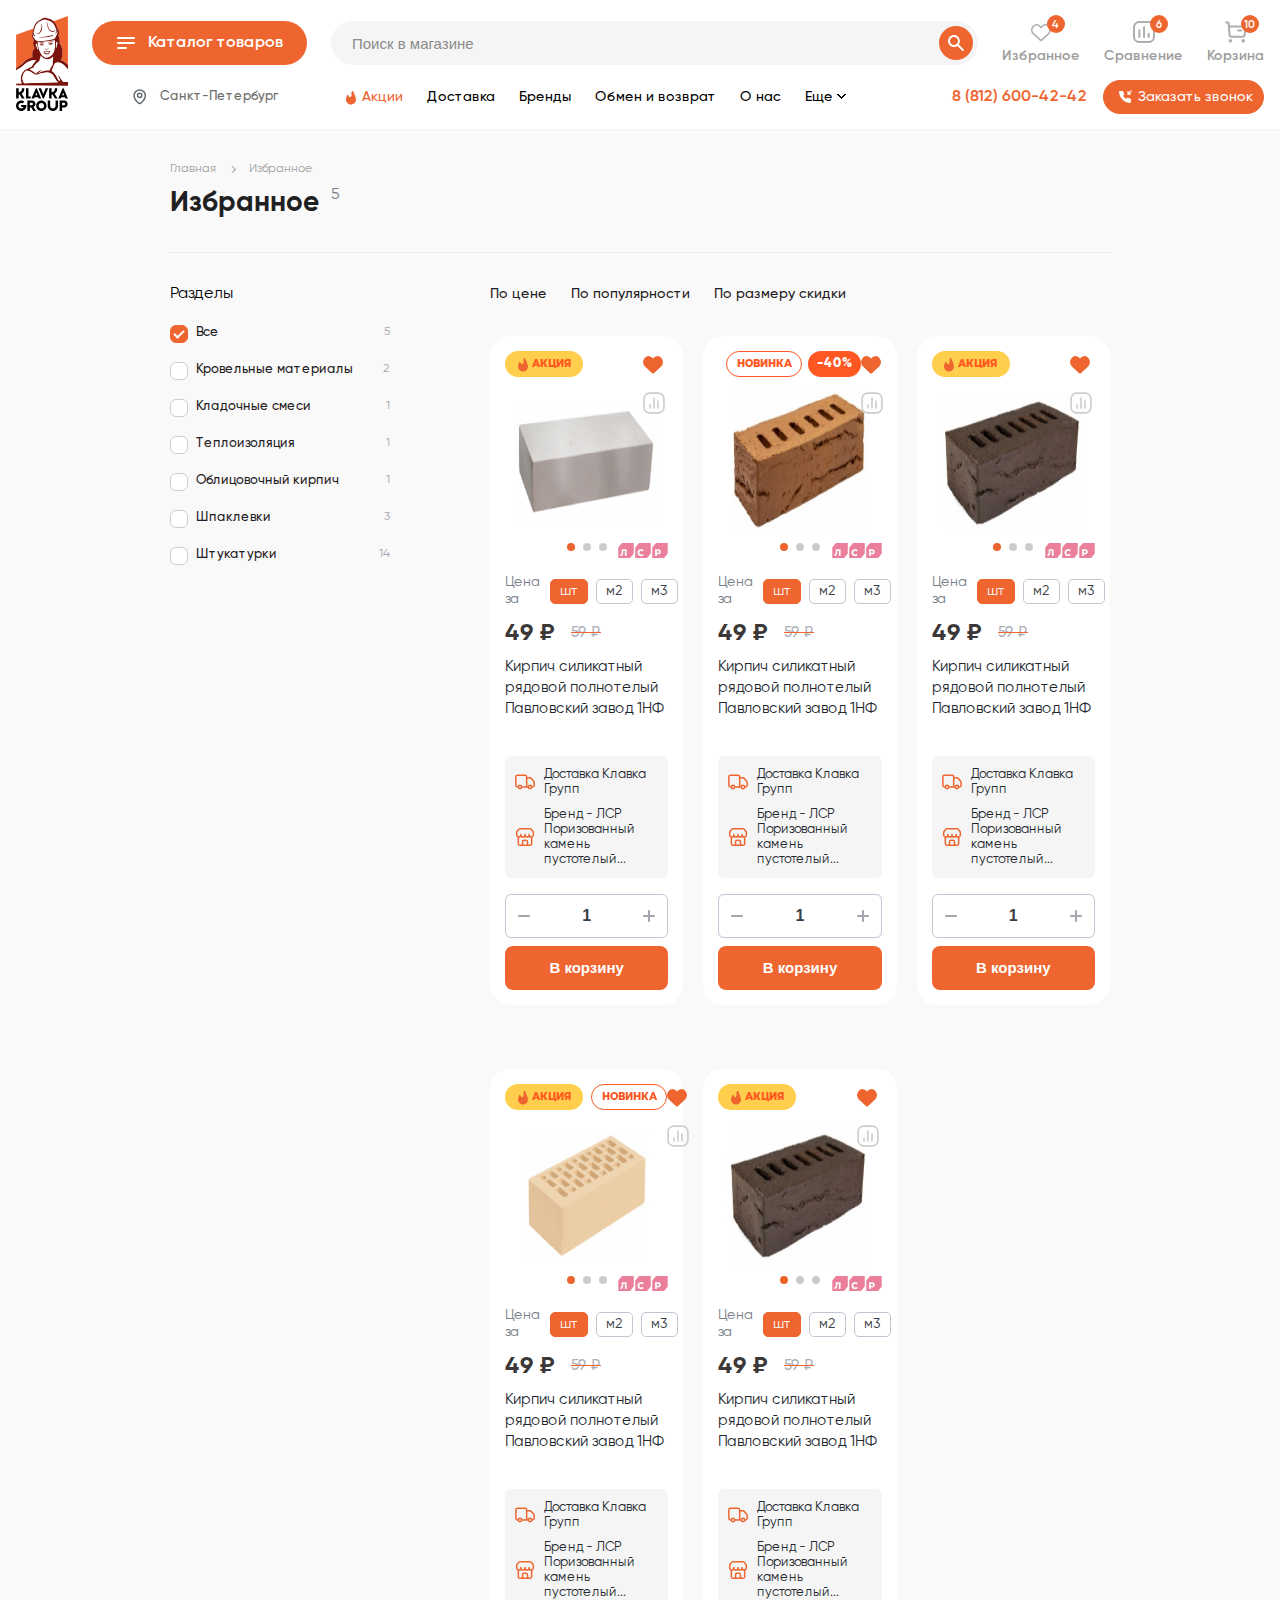
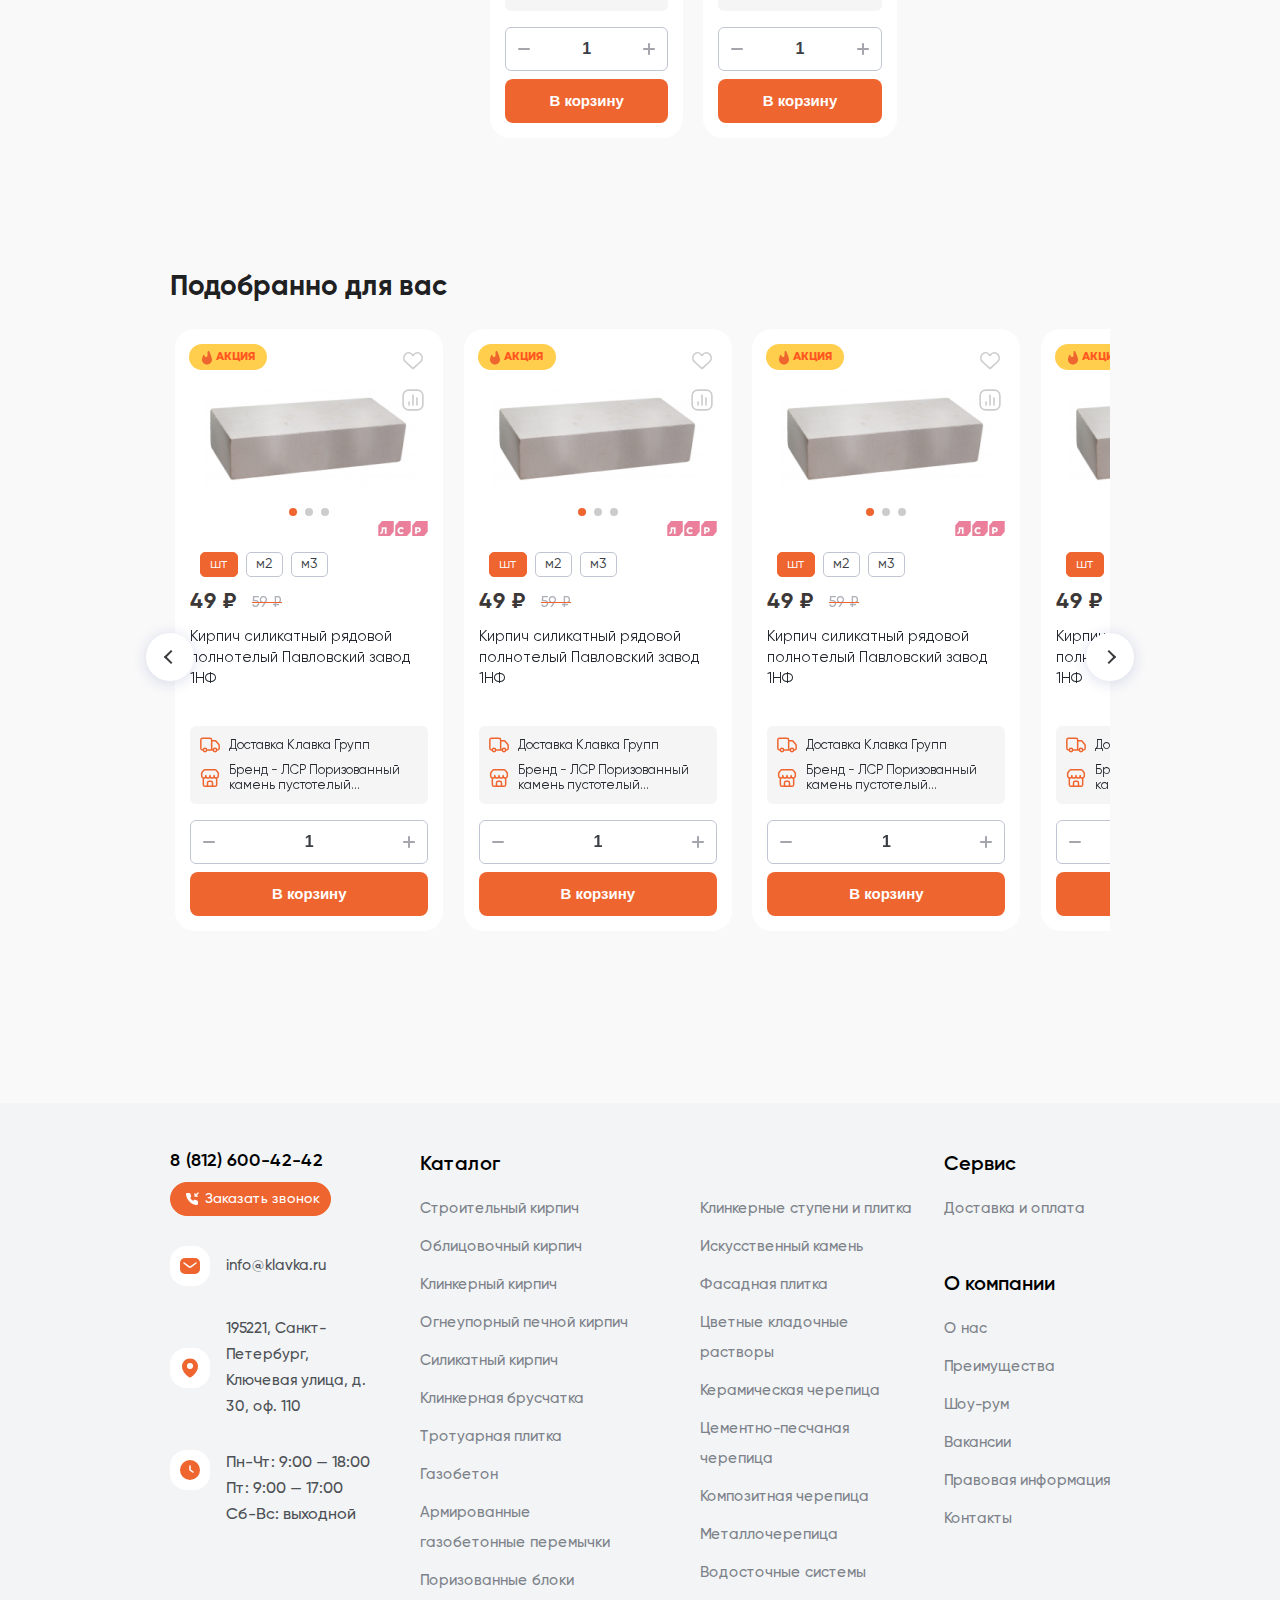
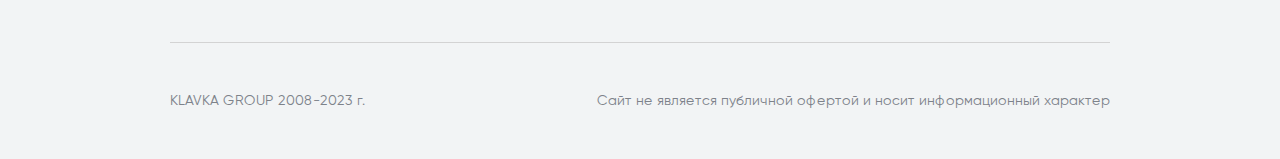
<file: favorites.html>
<!DOCTYPE html>
<html lang="en">
<head>
    <meta charset="UTF-8">
    <meta name="viewport"
          content="width=device-width, user-scalable=no, initial-scale=1.0, maximum-scale=1.0, minimum-scale=1.0">
    <meta http-equiv="X-UA-Compatible" content="ie=edge">
    <title></title>
    <link rel="stylesheet" href="style.css">
</head>
<body class="fon-silver">

<header>
    <div class="container">
        <div class="header__main">
            <div class="open-menu">
                <span></span>
                <span></span>
                <span></span>
                <span></span>
            </div>
            <a href="#" class="header__logo">
                <img src="assets/img/logo.svg" class="head__logo" alt="logo">
                <img src="assets/img/logo-mob.svg" class="logo__mob" alt="logo">
                <img src="assets/img/logo-scr.svg" class="logo__scr" alt="logo">
            </a>
            <div class="menu-cnt">
                <div class="header__info">
                    <a href="#" class="catalog__goods open-menu-cat">
                        <i class="catalog__icon"></i>
                        <span>Каталог <b>товаров</b></span>
                    </a>
                    <div class="header__search">
                        <form>
                            <label>
                                <input type="text" placeholder="Поиск в магазине">
                                <button class="search__btn">
                                    <img src="assets/img/icons/search.svg" alt="search">
                                </button>
                            </label>
                        </form>
                    </div>
                    <div class="header__cont">
                        <a href="javascript:;" data-val="back-call" class="open_modal btn__phone">
                            <img src="assets/img/icons/phone.svg" alt="phone">
                            <span>Заказать звонок</span>
                        </a>
                        <a href="tel: 8 (812) 600-42-42" class="header__phone">8 (812) 600-42-42</a>
                    </div>
                    <div class="header__href">
                        <a href="#" class="header__fav">
                            <small>4</small>
                            <i class="icon heart"></i>
                            <span>Избранное</span>
                        </a>
                        <a href="#" class="header__fav">
                            <small>6</small>
                            <i class="icon chart"></i>
                            <span>Сравнение</span>
                        </a>
                        <a href="#" class="header__fav">
                            <small>10</small>
                            <i class="icon buy"></i>
                            <span>Корзина</span>
                        </a>
                    </div>
                </div>
                <div class="header__item">
                    <div class="header__about">
                        <a href="#" class="header__location">
                            <i class="icon location"></i>
                            <p>Санкт-Петербург</p>
                        </a>
                        <div class="header__menu">
                            <ul>
                                <li><a href="#"><img src="assets/img/icons/fier.svg" alt="icon"> Акции</a></li>
                                <li><a href="#">Доставка</a></li>
                                <li><a href="#">Бренды</a></li>
                                <li><a href="#">Обмен и возврат</a></li>
                                <li><a href="#">О нас</a></li>
                                <li>
                                    <a href="javascript:;">Еще</a>
                                    <ul class="submenu">
                                        <li><a href="#">Бренды</a></li>
                                        <li><a href="#">Доставка</a></li>
                                        <li><a href="#">О нас</a></li>
                                    </ul>
                                </li>
                            </ul>
                        </div>
                    </div>
                    <div class="header__cont">
                        <a href="tel: 8 (812) 600-42-42" class="header__phone">8 (812) 600-42-42</a>
                        <a href="javascript:;" data-val="back-call" class="open_modal btn__phone">
                            <img src="assets/img/icons/phone.svg" alt="phone">
                            <span>Заказать звонок</span>
                        </a>
                    </div>
                </div>
            </div>
            <a href="tel: 8 (812) 600-42-42" class="call__mob">
                <img src="assets/img/icons/phone2.svg" alt="svg">
            </a>
        </div>
        <div class="min-block-catalog">
            <div class="block-catalog__close">
                <img src="assets/img/close.svg" alt="icon">
            </div>
            <div class="cat-menu__cnt">
                <div class="block-inp__mov">
                    <label>
                        <button class="block-inp__search"><img src="assets/img/icons/Search2.svg" alt="search"></button>
                        <input type="text" placeholder="Поиск в магазине">
                    </label>
                </div>
                <ul>
                    <li>
                        <a href="#">
                            <div class="menu__icon">
                                <img src="assets/img/prod1.png" alt="png">
                            </div>
                            <span>Кирпич</span>
                        </a>
                        <div class="cat-menu__box">
                            <div class="for-back-block">
                                <div class="go-back__menu"></div>
                                <h3>Кирпич</h3>
                                <div class="go-back__menu close__cirp"><img src="assets/img/close.svg" alt="icon"></div>
                            </div>
                            <div class="cat-menu__block">
                                <div class="cat-menu__fl">
                                    <div class="cat-menu__info">
                                        <div class="cat-menu__href">
                                            <ul>
                                                <li><a href="#">Рядовой строительный кирпич</a></li>
                                                <li><a href="#">Облицовочный/лицевой кирпич</a></li>
                                                <li><a href="#">Клинкерный кирпич</a></li>
                                                <li><a href="#">Печной кирпич</a></li>
                                                <li><a href="#">Силикатный кирпич</a></li>
                                            </ul>
                                        </div>
                                    </div>
                                    <div class="cat-discounts">
                                        <div class="cat-discounts__photo">
                                            <img src="assets/img/cat1.png" alt="png">
                                        </div>
                                        <p>
                                            Скидки до 20% на лицевой кирпич
                                        </p>
                                    </div>
                                </div>
                                <div class="cat-menu__part">
                                    <div class="swiper cat-part__slid">
                                        <div class="swiper-wrapper">
                                            <div class="swiper-slide">
                                                <a href="#" class="cat-part__logo"><img src="assets/img/cat-card1.png" alt="logo"></a>
                                            </div>
                                            <div class="swiper-slide">
                                                <a href="#" class="cat-part__logo"><img src="assets/img/cat-card2.png" alt="logo"></a>
                                            </div>
                                            <div class="swiper-slide">
                                                <a href="#" class="cat-part__logo"><img src="assets/img/cat-card3.png" alt="logo"></a>
                                            </div>
                                            <div class="swiper-slide">
                                                <a href="#" class="cat-part__logo"><img src="assets/img/cat-card4.png" alt="logo"></a>
                                            </div>
                                            <div class="swiper-slide">
                                                <a href="#" class="cat-part__logo"><img src="assets/img/cat-card5.png" alt="logo"></a>
                                            </div>
                                            <div class="swiper-slide">
                                                <a href="#" class="cat-part__logo"><img src="assets/img/cat-card6.png" alt="logo"></a>
                                            </div>
                                            <div class="swiper-slide">
                                                <a href="#" class="cat-part__logo"><img src="assets/img/cat-card3.png" alt="logo"></a>
                                            </div>
                                            <div class="swiper-slide">
                                                <a href="#" class="cat-part__logo"><img src="assets/img/cat-card4.png" alt="logo"></a>
                                            </div>
                                        </div>
                                    </div>
                                    <div class="cat-part-prev swiper-button-prev"></div>
                                    <div class="cat-part-next swiper-button-next"></div>
                                </div>
                            </div>
                        </div>
                    </li>
                    <li>
                        <a href="#">
                            <div class="menu__icon">
                                <img src="assets/img/prod2.png" alt="png">
                            </div>
                            <span>Строительные блоки, газобетон, перемычки</span>
                        </a>
                        <div class="cat-menu__box">
                            <div class="for-back-block">
                                <div class="go-back__menu"></div>
                                <h3>Строительные блоки, газобетон, перемычки</h3>
                                <div class="go-back__menu close__cirp"><img src="assets/img/close.svg" alt="icon"></div>
                            </div>
                            <div class="cat-menu__block">
                                <div class="cat-menu__fl">
                                    <div class="cat-menu__info">
                                        <div class="cat-menu__href">
                                            <ul>
                                                <li><a href="#">Газобетон</a></li>
                                                <li><a href="#">Газобетонные перемычки</a></li>
                                                <li><a href="#">Блоки бетонные</a></li>
                                                <li><a href="#">Керамзитобетон</a></li>
                                                <li><a href="#">Поризованные керамические блоки</a></li>
                                            </ul>
                                        </div>
                                    </div>
                                    <div class="cat-discounts">
                                        <div class="cat-discounts__photo">
                                            <img src="assets/img/cat1.png" alt="png">
                                        </div>
                                        <p>
                                            Скидки до 20% на лицевой кирпич
                                        </p>
                                    </div>
                                </div>
                                <div class="cat-menu__part">
                                    <div class="swiper cat-part__slid">
                                        <div class="swiper-wrapper">
                                            <div class="swiper-slide">
                                                <a href="#" class="cat-part__logo"><img src="assets/img/cat-card1.png" alt="logo"></a>
                                            </div>
                                            <div class="swiper-slide">
                                                <a href="#" class="cat-part__logo"><img src="assets/img/cat-card2.png" alt="logo"></a>
                                            </div>
                                            <div class="swiper-slide">
                                                <a href="#" class="cat-part__logo"><img src="assets/img/cat-card3.png" alt="logo"></a>
                                            </div>
                                            <div class="swiper-slide">
                                                <a href="#" class="cat-part__logo"><img src="assets/img/cat-card4.png" alt="logo"></a>
                                            </div>
                                            <div class="swiper-slide">
                                                <a href="#" class="cat-part__logo"><img src="assets/img/cat-card5.png" alt="logo"></a>
                                            </div>
                                            <div class="swiper-slide">
                                                <a href="#" class="cat-part__logo"><img src="assets/img/cat-card6.png" alt="logo"></a>
                                            </div>
                                            <div class="swiper-slide">
                                                <a href="#" class="cat-part__logo"><img src="assets/img/cat-card3.png" alt="logo"></a>
                                            </div>
                                            <div class="swiper-slide">
                                                <a href="#" class="cat-part__logo"><img src="assets/img/cat-card4.png" alt="logo"></a>
                                            </div>
                                        </div>
                                    </div>
                                    <div class="cat-part-prev swiper-button-prev"></div>
                                    <div class="cat-part-next swiper-button-next"></div>
                                </div>
                            </div>
                        </div>
                    </li>
                    <li>
                        <a href="#">
                            <div class="menu__icon">
                                <img src="assets/img/prod3.png" alt="png">
                            </div>
                            <span>Фасадная плитка, отделка, декор</span>
                        </a>
                        <div class="cat-menu__box">
                            <div class="for-back-block">
                                <div class="go-back__menu"></div>
                                <h3>Фасадная плитка, отделка, декор</h3>
                                <div class="go-back__menu close__cirp"><img src="assets/img/close.svg" alt="icon"></div>
                            </div>
                            <div class="cat-menu__block">
                                <div class="cat-menu__fl">
                                    <div class="cat-menu__info">
                                        <div class="cat-menu__href">
                                            <ul>
                                                <li><a href="#">Фасадная плитка под кирпич</a></li>
                                                <li><a href="#">Клинкерная плитка для фасада</a></li>
                                                <li><a href="#">Термопанели</a></li>
                                                <li><a href="#">Сайдинг</a></li>
                                                <li><a href="#">Штукатурный фасад</a></li>
                                                <li><a href="#">Цокольная плитка</a></li>
                                                <li><a href="#">Клинкерные подоконники и водоотливы</a></li>
                                            </ul>
                                        </div>
                                    </div>
                                    <div class="cat-discounts">
                                        <div class="cat-discounts__photo">
                                            <img src="assets/img/cat1.png" alt="png">
                                        </div>
                                        <p>
                                            Скидки до 20% на лицевой кирпич
                                        </p>
                                    </div>
                                </div>
                                <div class="cat-menu__part">
                                    <div class="swiper cat-part__slid">
                                        <div class="swiper-wrapper">
                                            <div class="swiper-slide">
                                                <a href="#" class="cat-part__logo"><img src="assets/img/cat-card1.png" alt="logo"></a>
                                            </div>
                                            <div class="swiper-slide">
                                                <a href="#" class="cat-part__logo"><img src="assets/img/cat-card2.png" alt="logo"></a>
                                            </div>
                                            <div class="swiper-slide">
                                                <a href="#" class="cat-part__logo"><img src="assets/img/cat-card3.png" alt="logo"></a>
                                            </div>
                                            <div class="swiper-slide">
                                                <a href="#" class="cat-part__logo"><img src="assets/img/cat-card4.png" alt="logo"></a>
                                            </div>
                                            <div class="swiper-slide">
                                                <a href="#" class="cat-part__logo"><img src="assets/img/cat-card5.png" alt="logo"></a>
                                            </div>
                                            <div class="swiper-slide">
                                                <a href="#" class="cat-part__logo"><img src="assets/img/cat-card6.png" alt="logo"></a>
                                            </div>
                                            <div class="swiper-slide">
                                                <a href="#" class="cat-part__logo"><img src="assets/img/cat-card3.png" alt="logo"></a>
                                            </div>
                                            <div class="swiper-slide">
                                                <a href="#" class="cat-part__logo"><img src="assets/img/cat-card4.png" alt="logo"></a>
                                            </div>
                                        </div>
                                    </div>
                                    <div class="cat-part-prev swiper-button-prev"></div>
                                    <div class="cat-part-next swiper-button-next"></div>
                                </div>
                            </div>
                        </div>
                    </li>
                    <li>
                        <a href="#">
                            <div class="menu__icon">
                                <img src="assets/img/prod4.png" alt="png">
                            </div>
                            <span>Натуральный и искусственный камень</span>
                        </a>
                        <div class="cat-menu__box">
                            <div class="for-back-block">
                                <div class="go-back__menu"></div>
                                <h3>Натуральный и искусственный камень</h3>
                                <div class="go-back__menu close__cirp"><img src="assets/img/close.svg" alt="icon"></div>
                            </div>
                            <div class="cat-menu__block">
                                <div class="cat-menu__fl">
                                    <div class="cat-menu__info">
                                        <div class="cat-menu__href">
                                            <ul>
                                                <li><a href="#">Искусственный камень для отделки</a></li>
                                                <li><a href="#">Натуральный камень для отделки</a></li>
                                            </ul>
                                        </div>
                                    </div>
                                    <div class="cat-discounts">
                                        <div class="cat-discounts__photo">
                                            <img src="assets/img/cat1.png" alt="png">
                                        </div>
                                        <p>
                                            Скидки до 20% на лицевой кирпич
                                        </p>
                                    </div>
                                </div>
                                <div class="cat-menu__part">
                                    <div class="swiper cat-part__slid">
                                        <div class="swiper-wrapper">
                                            <div class="swiper-slide">
                                                <a href="#" class="cat-part__logo"><img src="assets/img/cat-card1.png" alt="logo"></a>
                                            </div>
                                            <div class="swiper-slide">
                                                <a href="#" class="cat-part__logo"><img src="assets/img/cat-card2.png" alt="logo"></a>
                                            </div>
                                            <div class="swiper-slide">
                                                <a href="#" class="cat-part__logo"><img src="assets/img/cat-card3.png" alt="logo"></a>
                                            </div>
                                            <div class="swiper-slide">
                                                <a href="#" class="cat-part__logo"><img src="assets/img/cat-card4.png" alt="logo"></a>
                                            </div>
                                            <div class="swiper-slide">
                                                <a href="#" class="cat-part__logo"><img src="assets/img/cat-card5.png" alt="logo"></a>
                                            </div>
                                            <div class="swiper-slide">
                                                <a href="#" class="cat-part__logo"><img src="assets/img/cat-card6.png" alt="logo"></a>
                                            </div>
                                            <div class="swiper-slide">
                                                <a href="#" class="cat-part__logo"><img src="assets/img/cat-card3.png" alt="logo"></a>
                                            </div>
                                            <div class="swiper-slide">
                                                <a href="#" class="cat-part__logo"><img src="assets/img/cat-card4.png" alt="logo"></a>
                                            </div>
                                        </div>
                                    </div>
                                    <div class="cat-part-prev swiper-button-prev"></div>
                                    <div class="cat-part-next swiper-button-next"></div>
                                </div>
                            </div>
                        </div>
                    </li>
                    <li>
                        <a href="#">
                            <div class="menu__icon">
                                <img src="assets/img/prod5.png" alt="png">
                            </div>
                            <span>Смеси строительные, клеи, затирки</span>
                        </a>
                        <div class="cat-menu__box">
                            <div class="for-back-block">
                                <div class="go-back__menu"></div>
                                <h3>Смеси строительные, клеи, затирки</h3>
                                <div class="go-back__menu close__cirp"><img src="assets/img/close.svg" alt="icon"></div>
                            </div>
                            <div class="cat-menu__block">
                                <div class="cat-menu__fl">
                                    <div class="cat-menu__info">
                                        <div class="cat-menu__href">
                                            <ul>
                                                <li><a href="#">Искусственный камень для отделки</a></li>
                                                <li><a href="#">Натуральный камень для отделки</a></li>
                                            </ul>
                                        </div>
                                    </div>
                                    <div class="cat-discounts">
                                        <div class="cat-discounts__photo">
                                            <img src="assets/img/cat1.png" alt="png">
                                        </div>
                                        <p>
                                            Скидки до 20% на лицевой кирпич
                                        </p>
                                    </div>
                                </div>
                                <div class="cat-menu__part">
                                    <div class="swiper cat-part__slid">
                                        <div class="swiper-wrapper">
                                            <div class="swiper-slide">
                                                <a href="#" class="cat-part__logo"><img src="assets/img/cat-card1.png" alt="logo"></a>
                                            </div>
                                            <div class="swiper-slide">
                                                <a href="#" class="cat-part__logo"><img src="assets/img/cat-card2.png" alt="logo"></a>
                                            </div>
                                            <div class="swiper-slide">
                                                <a href="#" class="cat-part__logo"><img src="assets/img/cat-card3.png" alt="logo"></a>
                                            </div>
                                            <div class="swiper-slide">
                                                <a href="#" class="cat-part__logo"><img src="assets/img/cat-card4.png" alt="logo"></a>
                                            </div>
                                            <div class="swiper-slide">
                                                <a href="#" class="cat-part__logo"><img src="assets/img/cat-card5.png" alt="logo"></a>
                                            </div>
                                            <div class="swiper-slide">
                                                <a href="#" class="cat-part__logo"><img src="assets/img/cat-card6.png" alt="logo"></a>
                                            </div>
                                            <div class="swiper-slide">
                                                <a href="#" class="cat-part__logo"><img src="assets/img/cat-card3.png" alt="logo"></a>
                                            </div>
                                            <div class="swiper-slide">
                                                <a href="#" class="cat-part__logo"><img src="assets/img/cat-card4.png" alt="logo"></a>
                                            </div>
                                        </div>
                                    </div>
                                    <div class="cat-part-prev swiper-button-prev"></div>
                                    <div class="cat-part-next swiper-button-next"></div>
                                </div>
                            </div>
                        </div>
                    </li>
                    <li>
                        <a href="#">
                            <div class="menu__icon">
                                <img src="assets/img/prod6.png" alt="png">
                            </div>
                            <span>Крепление кирпичной кладки, армирование</span>
                        </a>
                        <div class="cat-menu__box">
                            <div class="for-back-block">
                                <div class="go-back__menu"></div>
                                <h3>Смеси строительные, клеи, затирки</h3>
                                <div class="go-back__menu close__cirp"><img src="assets/img/close.svg" alt="icon"></div>
                            </div>
                            <div class="cat-menu__block">
                                <div class="cat-menu__fl">
                                    <div class="cat-menu__info">
                                        <div class="cat-menu__href">
                                            <ul>
                                                <li><a href="#">Искусственный камень для отделки</a></li>
                                                <li><a href="#">Натуральный камень для отделки</a></li>
                                            </ul>
                                        </div>
                                    </div>
                                    <div class="cat-discounts">
                                        <div class="cat-discounts__photo">
                                            <img src="assets/img/cat1.png" alt="png">
                                        </div>
                                        <p>
                                            Скидки до 20% на лицевой кирпич
                                        </p>
                                    </div>
                                </div>
                                <div class="cat-menu__part">
                                    <div class="swiper cat-part__slid">
                                        <div class="swiper-wrapper">
                                            <div class="swiper-slide">
                                                <a href="#" class="cat-part__logo"><img src="assets/img/cat-card1.png" alt="logo"></a>
                                            </div>
                                            <div class="swiper-slide">
                                                <a href="#" class="cat-part__logo"><img src="assets/img/cat-card2.png" alt="logo"></a>
                                            </div>
                                            <div class="swiper-slide">
                                                <a href="#" class="cat-part__logo"><img src="assets/img/cat-card3.png" alt="logo"></a>
                                            </div>
                                            <div class="swiper-slide">
                                                <a href="#" class="cat-part__logo"><img src="assets/img/cat-card4.png" alt="logo"></a>
                                            </div>
                                            <div class="swiper-slide">
                                                <a href="#" class="cat-part__logo"><img src="assets/img/cat-card5.png" alt="logo"></a>
                                            </div>
                                            <div class="swiper-slide">
                                                <a href="#" class="cat-part__logo"><img src="assets/img/cat-card6.png" alt="logo"></a>
                                            </div>
                                            <div class="swiper-slide">
                                                <a href="#" class="cat-part__logo"><img src="assets/img/cat-card3.png" alt="logo"></a>
                                            </div>
                                            <div class="swiper-slide">
                                                <a href="#" class="cat-part__logo"><img src="assets/img/cat-card4.png" alt="logo"></a>
                                            </div>
                                        </div>
                                    </div>
                                    <div class="cat-part-prev swiper-button-prev"></div>
                                    <div class="cat-part-next swiper-button-next"></div>
                                </div>
                            </div>
                        </div>
                    </li>
                    <li>
                        <a href="#">
                            <div class="menu__icon">
                                <img src="assets/img/prod7.png" alt="png">
                            </div>
                            <span>Черепица и кровельные покрытия</span>
                        </a>
                        <div class="cat-menu__box">
                            <div class="for-back-block">
                                <div class="go-back__menu"></div>
                                <h3>Смеси строительные, клеи, затирки</h3>
                                <div class="go-back__menu close__cirp"><img src="assets/img/close.svg" alt="icon"></div>
                            </div>
                            <div class="cat-menu__block">
                                <div class="cat-menu__fl">
                                    <div class="cat-menu__info">
                                        <div class="cat-menu__href">
                                            <ul>
                                                <li><a href="#">Искусственный камень для отделки</a></li>
                                                <li><a href="#">Натуральный камень для отделки</a></li>
                                            </ul>
                                        </div>
                                    </div>
                                    <div class="cat-discounts">
                                        <div class="cat-discounts__photo">
                                            <img src="assets/img/cat1.png" alt="png">
                                        </div>
                                        <p>
                                            Скидки до 20% на лицевой кирпич
                                        </p>
                                    </div>
                                </div>
                                <div class="cat-menu__part">
                                    <div class="swiper cat-part__slid">
                                        <div class="swiper-wrapper">
                                            <div class="swiper-slide">
                                                <a href="#" class="cat-part__logo"><img src="assets/img/cat-card1.png" alt="logo"></a>
                                            </div>
                                            <div class="swiper-slide">
                                                <a href="#" class="cat-part__logo"><img src="assets/img/cat-card2.png" alt="logo"></a>
                                            </div>
                                            <div class="swiper-slide">
                                                <a href="#" class="cat-part__logo"><img src="assets/img/cat-card3.png" alt="logo"></a>
                                            </div>
                                            <div class="swiper-slide">
                                                <a href="#" class="cat-part__logo"><img src="assets/img/cat-card4.png" alt="logo"></a>
                                            </div>
                                            <div class="swiper-slide">
                                                <a href="#" class="cat-part__logo"><img src="assets/img/cat-card5.png" alt="logo"></a>
                                            </div>
                                            <div class="swiper-slide">
                                                <a href="#" class="cat-part__logo"><img src="assets/img/cat-card6.png" alt="logo"></a>
                                            </div>
                                            <div class="swiper-slide">
                                                <a href="#" class="cat-part__logo"><img src="assets/img/cat-card3.png" alt="logo"></a>
                                            </div>
                                            <div class="swiper-slide">
                                                <a href="#" class="cat-part__logo"><img src="assets/img/cat-card4.png" alt="logo"></a>
                                            </div>
                                        </div>
                                    </div>
                                    <div class="cat-part-prev swiper-button-prev"></div>
                                    <div class="cat-part-next swiper-button-next"></div>
                                </div>
                            </div>
                        </div>
                    </li>
                    <li>
                        <a href="#">
                            <div class="menu__icon">
                                <img src="assets/img/prod8.png" alt="png">
                            </div>
                            <span>Кровельные системы, вентиляционные каналы</span>
                        </a>
                        <div class="cat-menu__box">
                            <div class="for-back-block">
                                <div class="go-back__menu"></div>
                                <h3>Смеси строительные, клеи, затирки</h3>
                                <div class="go-back__menu close__cirp"><img src="assets/img/close.svg" alt="icon"></div>
                            </div>
                            <div class="cat-menu__block">
                                <div class="cat-menu__fl">
                                    <div class="cat-menu__info">
                                        <div class="cat-menu__href">
                                            <ul>
                                                <li><a href="#">Искусственный камень для отделки</a></li>
                                                <li><a href="#">Натуральный камень для отделки</a></li>
                                            </ul>
                                        </div>
                                    </div>
                                    <div class="cat-discounts">
                                        <div class="cat-discounts__photo">
                                            <img src="assets/img/cat1.png" alt="png">
                                        </div>
                                        <p>
                                            Скидки до 20% на лицевой кирпич
                                        </p>
                                    </div>
                                </div>
                                <div class="cat-menu__part">
                                    <div class="swiper cat-part__slid">
                                        <div class="swiper-wrapper">
                                            <div class="swiper-slide">
                                                <a href="#" class="cat-part__logo"><img src="assets/img/cat-card1.png" alt="logo"></a>
                                            </div>
                                            <div class="swiper-slide">
                                                <a href="#" class="cat-part__logo"><img src="assets/img/cat-card2.png" alt="logo"></a>
                                            </div>
                                            <div class="swiper-slide">
                                                <a href="#" class="cat-part__logo"><img src="assets/img/cat-card3.png" alt="logo"></a>
                                            </div>
                                            <div class="swiper-slide">
                                                <a href="#" class="cat-part__logo"><img src="assets/img/cat-card4.png" alt="logo"></a>
                                            </div>
                                            <div class="swiper-slide">
                                                <a href="#" class="cat-part__logo"><img src="assets/img/cat-card5.png" alt="logo"></a>
                                            </div>
                                            <div class="swiper-slide">
                                                <a href="#" class="cat-part__logo"><img src="assets/img/cat-card6.png" alt="logo"></a>
                                            </div>
                                            <div class="swiper-slide">
                                                <a href="#" class="cat-part__logo"><img src="assets/img/cat-card3.png" alt="logo"></a>
                                            </div>
                                            <div class="swiper-slide">
                                                <a href="#" class="cat-part__logo"><img src="assets/img/cat-card4.png" alt="logo"></a>
                                            </div>
                                        </div>
                                    </div>
                                    <div class="cat-part-prev swiper-button-prev"></div>
                                    <div class="cat-part-next swiper-button-next"></div>
                                </div>
                            </div>
                        </div>
                    </li>
                    <li>
                        <a href="#">
                            <div class="menu__icon">
                                <img src="assets/img/prod9.png" alt="png">
                            </div>
                            <span>Брусчатка и тротуарная плитка</span>
                        </a>
                        <div class="cat-menu__box">
                            <div class="for-back-block">
                                <div class="go-back__menu"></div>
                                <h3>Смеси строительные, клеи, затирки</h3>
                                <div class="go-back__menu close__cirp"><img src="assets/img/close.svg" alt="icon"></div>
                            </div>
                            <div class="cat-menu__block">
                                <div class="cat-menu__fl">
                                    <div class="cat-menu__info">
                                        <div class="cat-menu__href">
                                            <ul>
                                                <li><a href="#">Искусственный камень для отделки</a></li>
                                                <li><a href="#">Натуральный камень для отделки</a></li>
                                            </ul>
                                        </div>
                                    </div>
                                    <div class="cat-discounts">
                                        <div class="cat-discounts__photo">
                                            <img src="assets/img/cat1.png" alt="png">
                                        </div>
                                        <p>
                                            Скидки до 20% на лицевой кирпич
                                        </p>
                                    </div>
                                </div>
                                <div class="cat-menu__part">
                                    <div class="swiper cat-part__slid">
                                        <div class="swiper-wrapper">
                                            <div class="swiper-slide">
                                                <a href="#" class="cat-part__logo"><img src="assets/img/cat-card1.png" alt="logo"></a>
                                            </div>
                                            <div class="swiper-slide">
                                                <a href="#" class="cat-part__logo"><img src="assets/img/cat-card2.png" alt="logo"></a>
                                            </div>
                                            <div class="swiper-slide">
                                                <a href="#" class="cat-part__logo"><img src="assets/img/cat-card3.png" alt="logo"></a>
                                            </div>
                                            <div class="swiper-slide">
                                                <a href="#" class="cat-part__logo"><img src="assets/img/cat-card4.png" alt="logo"></a>
                                            </div>
                                            <div class="swiper-slide">
                                                <a href="#" class="cat-part__logo"><img src="assets/img/cat-card5.png" alt="logo"></a>
                                            </div>
                                            <div class="swiper-slide">
                                                <a href="#" class="cat-part__logo"><img src="assets/img/cat-card6.png" alt="logo"></a>
                                            </div>
                                            <div class="swiper-slide">
                                                <a href="#" class="cat-part__logo"><img src="assets/img/cat-card3.png" alt="logo"></a>
                                            </div>
                                            <div class="swiper-slide">
                                                <a href="#" class="cat-part__logo"><img src="assets/img/cat-card4.png" alt="logo"></a>
                                            </div>
                                        </div>
                                    </div>
                                    <div class="cat-part-prev swiper-button-prev"></div>
                                    <div class="cat-part-next swiper-button-next"></div>
                                </div>
                            </div>
                        </div>
                    </li>
                    <li>
                        <a href="#">
                            <div class="menu__icon">
                                <img src="assets/img/prod10.png" alt="png">
                            </div>
                            <span>Ступени и плитка</span>
                        </a>
                        <div class="cat-menu__box">
                            <div class="for-back-block">
                                <div class="go-back__menu"></div>
                                <h3>Смеси строительные, клеи, затирки</h3>
                                <div class="go-back__menu close__cirp"><img src="assets/img/close.svg" alt="icon"></div>
                            </div>
                            <div class="cat-menu__block">
                                <div class="cat-menu__fl">
                                    <div class="cat-menu__info">
                                        <div class="cat-menu__href">
                                            <ul>
                                                <li><a href="#">Искусственный камень для отделки</a></li>
                                                <li><a href="#">Натуральный камень для отделки</a></li>
                                            </ul>
                                        </div>
                                    </div>
                                    <div class="cat-discounts">
                                        <div class="cat-discounts__photo">
                                            <img src="assets/img/cat1.png" alt="png">
                                        </div>
                                        <p>
                                            Скидки до 20% на лицевой кирпич
                                        </p>
                                    </div>
                                </div>
                                <div class="cat-menu__part">
                                    <div class="swiper cat-part__slid">
                                        <div class="swiper-wrapper">
                                            <div class="swiper-slide">
                                                <a href="#" class="cat-part__logo"><img src="assets/img/cat-card1.png" alt="logo"></a>
                                            </div>
                                            <div class="swiper-slide">
                                                <a href="#" class="cat-part__logo"><img src="assets/img/cat-card2.png" alt="logo"></a>
                                            </div>
                                            <div class="swiper-slide">
                                                <a href="#" class="cat-part__logo"><img src="assets/img/cat-card3.png" alt="logo"></a>
                                            </div>
                                            <div class="swiper-slide">
                                                <a href="#" class="cat-part__logo"><img src="assets/img/cat-card4.png" alt="logo"></a>
                                            </div>
                                            <div class="swiper-slide">
                                                <a href="#" class="cat-part__logo"><img src="assets/img/cat-card5.png" alt="logo"></a>
                                            </div>
                                            <div class="swiper-slide">
                                                <a href="#" class="cat-part__logo"><img src="assets/img/cat-card6.png" alt="logo"></a>
                                            </div>
                                            <div class="swiper-slide">
                                                <a href="#" class="cat-part__logo"><img src="assets/img/cat-card3.png" alt="logo"></a>
                                            </div>
                                            <div class="swiper-slide">
                                                <a href="#" class="cat-part__logo"><img src="assets/img/cat-card4.png" alt="logo"></a>
                                            </div>
                                        </div>
                                    </div>
                                    <div class="cat-part-prev swiper-button-prev"></div>
                                    <div class="cat-part-next swiper-button-next"></div>
                                </div>
                            </div>
                        </div>
                    </li>
                    <li>
                        <a href="#">
                            <div class="menu__icon">
                                <img src="assets/img/prod11.png" alt="png">
                            </div>
                            <span>Благоустройство территории и дренаж</span>
                        </a>
                        <div class="cat-menu__box">
                            <div class="for-back-block">
                                <div class="go-back__menu"></div>
                                <h3>Смеси строительные, клеи, затирки</h3>
                                <div class="go-back__menu close__cirp"><img src="assets/img/close.svg" alt="icon"></div>
                            </div>
                            <div class="cat-menu__block">
                                <div class="cat-menu__fl">
                                    <div class="cat-menu__info">
                                        <div class="cat-menu__href">
                                            <ul>
                                                <li><a href="#">Искусственный камень для отделки</a></li>
                                                <li><a href="#">Натуральный камень для отделки</a></li>
                                            </ul>
                                        </div>
                                    </div>
                                    <div class="cat-discounts">
                                        <div class="cat-discounts__photo">
                                            <img src="assets/img/cat1.png" alt="png">
                                        </div>
                                        <p>
                                            Скидки до 20% на лицевой кирпич
                                        </p>
                                    </div>
                                </div>
                                <div class="cat-menu__part">
                                    <div class="swiper cat-part__slid">
                                        <div class="swiper-wrapper">
                                            <div class="swiper-slide">
                                                <a href="#" class="cat-part__logo"><img src="assets/img/cat-card1.png" alt="logo"></a>
                                            </div>
                                            <div class="swiper-slide">
                                                <a href="#" class="cat-part__logo"><img src="assets/img/cat-card2.png" alt="logo"></a>
                                            </div>
                                            <div class="swiper-slide">
                                                <a href="#" class="cat-part__logo"><img src="assets/img/cat-card3.png" alt="logo"></a>
                                            </div>
                                            <div class="swiper-slide">
                                                <a href="#" class="cat-part__logo"><img src="assets/img/cat-card4.png" alt="logo"></a>
                                            </div>
                                            <div class="swiper-slide">
                                                <a href="#" class="cat-part__logo"><img src="assets/img/cat-card5.png" alt="logo"></a>
                                            </div>
                                            <div class="swiper-slide">
                                                <a href="#" class="cat-part__logo"><img src="assets/img/cat-card6.png" alt="logo"></a>
                                            </div>
                                            <div class="swiper-slide">
                                                <a href="#" class="cat-part__logo"><img src="assets/img/cat-card3.png" alt="logo"></a>
                                            </div>
                                            <div class="swiper-slide">
                                                <a href="#" class="cat-part__logo"><img src="assets/img/cat-card4.png" alt="logo"></a>
                                            </div>
                                        </div>
                                    </div>
                                    <div class="cat-part-prev swiper-button-prev"></div>
                                    <div class="cat-part-next swiper-button-next"></div>
                                </div>
                            </div>
                        </div>
                    </li>
                    <li>
                        <a href="#">
                            <div class="menu__icon">
                                <img src="assets/img/prod12.png" alt="png">
                            </div>
                            <span>Изоляционные материалы</span>
                        </a>
                        <div class="cat-menu__box">
                            <div class="for-back-block">
                                <div class="go-back__menu"></div>
                                <h3>Смеси строительные, клеи, затирки</h3>
                                <div class="go-back__menu close__cirp"><img src="assets/img/close.svg" alt="icon"></div>
                            </div>
                            <div class="cat-menu__block">
                                <div class="cat-menu__fl">
                                    <div class="cat-menu__info">
                                        <div class="cat-menu__href">
                                            <ul>
                                                <li><a href="#">Искусственный камень для отделки</a></li>
                                                <li><a href="#">Натуральный камень для отделки</a></li>
                                            </ul>
                                        </div>
                                    </div>
                                    <div class="cat-discounts">
                                        <div class="cat-discounts__photo">
                                            <img src="assets/img/cat1.png" alt="png">
                                        </div>
                                        <p>
                                            Скидки до 20% на лицевой кирпич
                                        </p>
                                    </div>
                                </div>
                                <div class="cat-menu__part">
                                    <div class="swiper cat-part__slid">
                                        <div class="swiper-wrapper">
                                            <div class="swiper-slide">
                                                <a href="#" class="cat-part__logo"><img src="assets/img/cat-card1.png" alt="logo"></a>
                                            </div>
                                            <div class="swiper-slide">
                                                <a href="#" class="cat-part__logo"><img src="assets/img/cat-card2.png" alt="logo"></a>
                                            </div>
                                            <div class="swiper-slide">
                                                <a href="#" class="cat-part__logo"><img src="assets/img/cat-card3.png" alt="logo"></a>
                                            </div>
                                            <div class="swiper-slide">
                                                <a href="#" class="cat-part__logo"><img src="assets/img/cat-card4.png" alt="logo"></a>
                                            </div>
                                            <div class="swiper-slide">
                                                <a href="#" class="cat-part__logo"><img src="assets/img/cat-card5.png" alt="logo"></a>
                                            </div>
                                            <div class="swiper-slide">
                                                <a href="#" class="cat-part__logo"><img src="assets/img/cat-card6.png" alt="logo"></a>
                                            </div>
                                            <div class="swiper-slide">
                                                <a href="#" class="cat-part__logo"><img src="assets/img/cat-card3.png" alt="logo"></a>
                                            </div>
                                            <div class="swiper-slide">
                                                <a href="#" class="cat-part__logo"><img src="assets/img/cat-card4.png" alt="logo"></a>
                                            </div>
                                        </div>
                                    </div>
                                    <div class="cat-part-prev swiper-button-prev"></div>
                                    <div class="cat-part-next swiper-button-next"></div>
                                </div>
                            </div>
                        </div>
                    </li>
                    <li>
                        <a href="#">
                            <div class="menu__icon">
                                <img src="assets/img/prod13.png" alt="png">
                            </div>
                            <span>Электротехническая продукция</span>
                        </a>
                        <div class="cat-menu__box">
                            <div class="for-back-block">
                                <div class="go-back__menu"></div>
                                <h3>Смеси строительные, клеи, затирки</h3>
                                <div class="go-back__menu close__cirp"><img src="assets/img/close.svg" alt="icon"></div>
                            </div>
                            <div class="cat-menu__block">
                                <div class="cat-menu__fl">
                                    <div class="cat-menu__info">
                                        <div class="cat-menu__href">
                                            <ul>
                                                <li><a href="#">Искусственный камень для отделки</a></li>
                                                <li><a href="#">Натуральный камень для отделки</a></li>
                                            </ul>
                                        </div>
                                    </div>
                                    <div class="cat-discounts">
                                        <div class="cat-discounts__photo">
                                            <img src="assets/img/cat1.png" alt="png">
                                        </div>
                                        <p>
                                            Скидки до 20% на лицевой кирпич
                                        </p>
                                    </div>
                                </div>
                                <div class="cat-menu__part">
                                    <div class="swiper cat-part__slid">
                                        <div class="swiper-wrapper">
                                            <div class="swiper-slide">
                                                <a href="#" class="cat-part__logo"><img src="assets/img/cat-card1.png" alt="logo"></a>
                                            </div>
                                            <div class="swiper-slide">
                                                <a href="#" class="cat-part__logo"><img src="assets/img/cat-card2.png" alt="logo"></a>
                                            </div>
                                            <div class="swiper-slide">
                                                <a href="#" class="cat-part__logo"><img src="assets/img/cat-card3.png" alt="logo"></a>
                                            </div>
                                            <div class="swiper-slide">
                                                <a href="#" class="cat-part__logo"><img src="assets/img/cat-card4.png" alt="logo"></a>
                                            </div>
                                            <div class="swiper-slide">
                                                <a href="#" class="cat-part__logo"><img src="assets/img/cat-card5.png" alt="logo"></a>
                                            </div>
                                            <div class="swiper-slide">
                                                <a href="#" class="cat-part__logo"><img src="assets/img/cat-card6.png" alt="logo"></a>
                                            </div>
                                            <div class="swiper-slide">
                                                <a href="#" class="cat-part__logo"><img src="assets/img/cat-card3.png" alt="logo"></a>
                                            </div>
                                            <div class="swiper-slide">
                                                <a href="#" class="cat-part__logo"><img src="assets/img/cat-card4.png" alt="logo"></a>
                                            </div>
                                        </div>
                                    </div>
                                    <div class="cat-part-prev swiper-button-prev"></div>
                                    <div class="cat-part-next swiper-button-next"></div>
                                </div>
                            </div>
                        </div>
                    </li>
                </ul>
            </div>
        </div>
    </div>
    <div class="for-mobile-bg"></div>
</header>

<section>
    <div class="container">
        <div class="bread-crumbs">
            <ul>
                <li><a href="#">Главная</a></li>
                <li>Избранное</li>
            </ul>
        </div>
        <div class="catalog__tit">
            <h2>Избранное</h2>
            <small>5</small>
        </div>
    </div>
</section>

<section class="favorite__main">
    <div class="container">
        <div class="goods-amount__mob">
            <div class="goods-amount__price">
                <span>3 товара на сумму: </span>
                <strong>19 110 <small>₽</small></strong>
            </div>
            <div class="goods-amount__btn">
                <a href="#" class="goods-prod__delete">
                    <i class="icon delete-ic"></i>
                </a>
                <a href="#" class="btn">Купить</a>
            </div>
        </div>
    </div>
    <div class="container rem-padd-cont">

        <div class="favorite__fl">
            <div class="catalog__left fav-sections">


                <div class="catalog__scr">
                    <div class="for-fill-mob">
                        <strong>Фильтры</strong>
                        <div class="catalog-filter-close">Отмена</div>
                    </div>
                    <span>Разделы</span>
                    <div class="cata__categoria">
                        <div class="ption-info">
                            <label class="checkcontainer">
                                <input type="checkbox" checked>
                                <span class="checkmark"></span>
                                <div class="cata-categor__name">
                                    <p>Все</p>
                                    <small>5</small>
                                </div>
                            </label>
                        </div>
                        <div class="ption-info">
                            <label class="checkcontainer">
                                <input type="checkbox">
                                <span class="checkmark"></span>
                                <div class="cata-categor__name">
                                    <p>Кровельные материалы</p>
                                    <small>2</small>
                                </div>
                            </label>
                        </div>
                        <div class="ption-info">
                            <label class="checkcontainer">
                                <input type="checkbox">
                                <span class="checkmark"></span>
                                <div class="cata-categor__name">
                                    <p>Кладочные смеси</p>
                                    <small>1</small>
                                </div>
                            </label>
                        </div>
                        <div class="ption-info">
                            <label class="checkcontainer">
                                <input type="checkbox">
                                <span class="checkmark"></span>
                                <div class="cata-categor__name">
                                    <p>Теплоизоляция</p>
                                    <small>1</small>
                                </div>
                            </label>
                        </div>
                        <div class="ption-info">
                            <label class="checkcontainer">
                                <input type="checkbox">
                                <span class="checkmark"></span>
                                <div class="cata-categor__name">
                                    <p>Облицовочный кирпич</p>
                                    <small>1</small>
                                </div>
                            </label>
                        </div>
                        <div class="ption-info">
                            <label class="checkcontainer">
                                <input type="checkbox">
                                <span class="checkmark"></span>
                                <div class="cata-categor__name">
                                    <p>Шпаклевки</p>
                                    <small>3</small>
                                </div>
                            </label>
                        </div>
                        <div class="ption-info">
                            <label class="checkcontainer">
                                <input type="checkbox">
                                <span class="checkmark"></span>
                                <div class="cata-categor__name">
                                    <p>Штукатурки</p>
                                    <small>14</small>
                                </div>
                            </label>
                        </div>
                    </div>
                    <div class="filter-clear">
                        <img src="assets/img/icons/clear-icon.svg" alt="svg">
                        <span>Очистить</span>
                    </div>
                    <div class="show-all-product">
                        <button class="btn">Показать 167 товаров</button>
                    </div>
                </div>
            </div>
            <div class="favorite__info">
                <div class="favor-none__mob">
                    <div class="favor-none__scroll">
                        <div class="catalog-popular__block catalog-pop__acts">
                            <span>Все (5)</span>
                            <div class="catalog-pop__close">
                                <svg xmlns="http://www.w3.org/2000/svg" width="12" height="12" viewBox="0 0 12 12" fill="none">
                                    <path d="M3.0004 9.17147L9.17188 3" stroke="white" stroke-width="1.5" stroke-linecap="round" stroke-linejoin="round"/>
                                    <path d="M3.0004 3.0004L9.17188 9.17188" stroke="white" stroke-width="1.5" stroke-linecap="round" stroke-linejoin="round"/>
                                </svg>
                            </div>
                        </div>
                        <div class="catalog-popular__block">
                            <span>Кровельные материалы (2)</span>
                            <div class="catalog-pop__close">
                                <svg xmlns="http://www.w3.org/2000/svg" width="12" height="12" viewBox="0 0 12 12" fill="none">
                                    <path d="M3.0004 9.17147L9.17188 3" stroke="white" stroke-width="1.5" stroke-linecap="round" stroke-linejoin="round"/>
                                    <path d="M3.0004 3.0004L9.17188 9.17188" stroke="white" stroke-width="1.5" stroke-linecap="round" stroke-linejoin="round"/>
                                </svg>
                            </div>
                        </div>
                        <div class="catalog-popular__block">
                            <span>Кладочные смеси (1)</span>
                            <div class="catalog-pop__close">
                                <svg xmlns="http://www.w3.org/2000/svg" width="12" height="12" viewBox="0 0 12 12" fill="none">
                                    <path d="M3.0004 9.17147L9.17188 3" stroke="white" stroke-width="1.5" stroke-linecap="round" stroke-linejoin="round"/>
                                    <path d="M3.0004 3.0004L9.17188 9.17188" stroke="white" stroke-width="1.5" stroke-linecap="round" stroke-linejoin="round"/>
                                </svg>
                            </div>
                        </div>
                    </div>
                </div>

                <div class="category-name__fl">
                    <div class="catalog-for__price">
                        <ul>
                            <li><a href="#">По цене</a></li>
                            <li><a href="#">По популярности</a></li>
                            <li><a href="#">По размеру скидки</a></li>
                        </ul>
                    </div>

                    <div class="close-filter-in-mob">
                        <i class="icon filter-cata"></i>
                        <span>фильтр</span>
                    </div>
                    <div class="fav-cheap-first">
                        <span data-val="fav-cheap__mod" class="open_modal">Сначала дешёвые</span>
                    </div>
                    <div class="category__block reviews-min-text-hrefs">
                        <ul>
                            <li class="click-reviews country-city-min active-href" data-catalog="small"><i
                                    class="icon category-two"></i>
                            </li>
                            <li class="click-reviews country-city-min" data-catalog="another"><i
                                    class="icon category-tree"></i>
                            </li>
                        </ul>
                    </div>
                </div>
                <div class="reviews-min-info">
                    <div class="reviews-min-block-js" data-catalog="small">
                        <div class="favorite__wrap">
                            <div class="favorite__box">
                                <div class="favorite__cart">
                                    <div class="duct__flex">
                                        <div class="product__lur">
                                            <div class="promotion__sp">
                                                <img src="assets/img/icons/fier.svg" alt="svg">
                                                <span>Акция</span>
                                            </div>
                                        </div>
                                        <div class="product__fav">
                                            <a href="#" class="favorite__heart">
                                                <img src="assets/img/icons/heart-muq.svg" alt="svg">
                                            </a>
                                            <a href="#" class="favorite__chart">
                                                <i class="icon chart-two"></i>
                                            </a>
                                        </div>
                                    </div>
                                    <div class="swiper category-cart__slid">
                                        <div class="swiper-wrapper">
                                            <div class="swiper-slide">
                                                <a href="#" class="favorite-cart__photo">
                                                    <img src="assets/img/category1.png" alt="png">
                                                </a>
                                            </div>
                                            <div class="swiper-slide">
                                                <a href="#" class="favorite-cart__photo">
                                                    <img src="assets/img/category1.png" alt="png">
                                                </a>
                                            </div>
                                            <div class="swiper-slide">
                                                <a href="#" class="favorite-cart__photo">
                                                    <img src="assets/img/category1.png" alt="png">
                                                </a>
                                            </div>
                                        </div>
                                        <div class="swiper-pagination"></div>
                                    </div>
                                    <div class="category__logo">
                                        <img src="assets/img/image44.png" alt="png">
                                    </div>
                                    <div class="new-ic__mob">
                                        <span class="discounts">-40%</span>
                                        <div class="promotion__sp">
                                            <img src="assets/img/icons/fier.svg" alt="svg">
                                            <span>Акция</span>
                                        </div>
                                        <div class="prom__new">
                                            <span>Новинка</span>
                                        </div>
                                        
                                        <a href="#" class="favorite__heart">
                                            <img src="assets/img/icons/heart-muq.svg" alt="svg">
                                        </a>
                                    </div>
                                    <div class="product__info">
                                        <div class="row-rev__mob">
                                            <div class="wfd-price__per">
                                                <p>Цена за</p>
                                                <ul>
                                                    <li class="wfd-price__act">шт</li>
                                                    <li>м2</li>
                                                    <li>м3</li>
                                                </ul>
                                            </div>
                                            <div class="product__price">
                                                <strong>49 ₽</strong>
                                                <small>59 ₽</small>
                                            </div>
                                        </div>
                                        <a href="#" class="product__tit">
                                            Кирпич силикатный рядовой полнотелый
                                            Павловский завод 1НФ
                                        </a>
                                        <div class="delivery-klavka">
                                            <div class="delivery-klav__cnt">
                                                <div class="delivery-klavka__hov">
                                                    <img src="assets/img/icons/car.svg" alt="svg">
                                                    <span>Доставка Клавка Групп</span>
                                                </div>
                                                <div class="delivery-klav__none">
                                                    <p>Санкт-Петербург и Ленинградская обл.</p>
                                                    <div class="delivery__info">
                                                        <p>Адресная доставка </p>
                                                        <span>— платно, завтра</span>
                                                    </div>
                                                    <div class="delivery__info">
                                                        <p>Самовывоз </p>
                                                        <span> — бесплатно, завтра</span>
                                                    </div>
                                                    <div class="delivery__info">
                                                        <p>Сб, Вс </p>
                                                        <span> — выходной</span>
                                                    </div>
                                                </div>
                                            </div>
                                            <div class="delivery-klav__cnt">
                                                <div class="delivery-klavka__hov">
                                                    <img src="assets/img/icons/shop.svg" alt="svg">
                                                    <span>Бренд - ЛСР Поризованный камень пустотелый...</span>
                                                </div>
                                                <div class="delivery-klav__none">
                                                    <span>Klavka Group является официальным дилером ЛСР</span>
                                                </div>
                                            </div>
                                        </div>
                                        <div class="add-to-cart">
                                            <div class="add-catalog-for-shop">
                                                <div class="add-catalog-val-count">
                                                    <div class="decrement">
                                                        <i class="icon minus"></i>
                                                    </div>
                                                    <label>
                                                        <input type="text" class="catalog-count-value"
                                                               data-mane="16689" value="1">
                                                    </label>
                                                    <div class="increment">
                                                        <i class="icon plus"></i>
                                                    </div>
                                                </div>
                                            </div>
                                            <button class="btn">
                                                <span>В корзину</span>
                                                <img src="assets/img/icons/buy.svg" alt="svg">
                                            </button>
                                        </div>
                                    </div>
                                    <div class="category-prod-none">
                                        <button data-val="one-click" class="open_modal btn-click">Купить в 1 клик</button>
                                    </div>
                                </div>
                            </div>
                            <div class="favorite__box">
                                <div class="favorite__cart">
                                    <div class="duct__flex">
                                        <div class="product__lur">
                                            <div class="prom__new">
                                                <span>Новинка</span>
                                            </div>
                                            <span class="discounts">-40%</span>
                                        </div>
                                        <div class="product__fav">
                                            <a href="#" class="favorite__heart">
                                                <img src="assets/img/icons/heart-muq.svg" alt="svg">
                                            </a>
                                            <a href="#" class="favorite__chart">
                                                <i class="icon chart-two"></i>
                                            </a>
                                        </div>
                                    </div>
                                    <div class="swiper category-cart__slid">
                                        <div class="swiper-wrapper">
                                            <div class="swiper-slide">
                                                <a href="#" class="favorite-cart__photo">
                                                    <img src="assets/img/category2.png" alt="png">
                                                </a>
                                            </div>
                                            <div class="swiper-slide">
                                                <a href="#" class="favorite-cart__photo">
                                                    <img src="assets/img/category2.png" alt="png">
                                                </a>
                                            </div>
                                            <div class="swiper-slide">
                                                <a href="#" class="favorite-cart__photo">
                                                    <img src="assets/img/category2.png" alt="png">
                                                </a>
                                            </div>
                                        </div>
                                        <div class="swiper-pagination"></div>
                                    </div>
                                    <div class="category__logo">
                                        <img src="assets/img/image44.png" alt="png">
                                    </div>
                                    <div class="new-ic__mob">
                                        <span class="discounts">-40%</span>
                                        <div class="promotion__sp">
                                            <img src="assets/img/icons/fier.svg" alt="svg">
                                            <span>Акция</span>
                                        </div>
                                        <div class="prom__new">
                                            <span>Новинка</span>
                                        </div>

                                        <a href="#" class="favorite__heart">
                                            <img src="assets/img/icons/heart-muq.svg" alt="svg">
                                        </a>
                                    </div>
                                    <div class="product__info">
                                        <div class="row-rev__mob">
                                            <div class="wfd-price__per">
                                                <p>Цена за</p>
                                                <ul>
                                                    <li class="wfd-price__act">шт</li>
                                                    <li>м2</li>
                                                    <li>м3</li>
                                                </ul>
                                            </div>
                                            <div class="product__price">
                                                <strong>49 ₽</strong>
                                                <small>59 ₽</small>
                                            </div>
                                        </div>
                                        <a href="#" class="product__tit">
                                            Кирпич силикатный рядовой полнотелый
                                            Павловский завод 1НФ
                                        </a>
                                        <div class="delivery-klavka">
                                            <div class="delivery-klav__cnt">
                                                <div class="delivery-klavka__hov">
                                                    <img src="assets/img/icons/car.svg" alt="svg">
                                                    <span>Доставка Клавка Групп</span>
                                                </div>
                                                <div class="delivery-klav__none">
                                                    <p>Санкт-Петербург и Ленинградская обл.</p>
                                                    <div class="delivery__info">
                                                        <p>Адресная доставка </p>
                                                        <span>— платно, завтра</span>
                                                    </div>
                                                    <div class="delivery__info">
                                                        <p>Самовывоз </p>
                                                        <span> — бесплатно, завтра</span>
                                                    </div>
                                                    <div class="delivery__info">
                                                        <p>Сб, Вс </p>
                                                        <span> — выходной</span>
                                                    </div>
                                                </div>
                                            </div>
                                            <div class="delivery-klav__cnt">
                                                <div class="delivery-klavka__hov">
                                                    <img src="assets/img/icons/shop.svg" alt="svg">
                                                    <span>Бренд - ЛСР Поризованный камень пустотелый...</span>
                                                </div>
                                                <div class="delivery-klav__none">
                                                    <span>Klavka Group является официальным дилером ЛСР</span>
                                                </div>
                                            </div>
                                        </div>
                                        <div class="add-to-cart">
                                            <div class="add-catalog-for-shop">
                                                <div class="add-catalog-val-count">
                                                    <div class="decrement">
                                                        <i class="icon minus"></i>
                                                    </div>
                                                    <label>
                                                        <input type="text" class="catalog-count-value"
                                                               data-mane="16689" value="1">
                                                    </label>
                                                    <div class="increment">
                                                        <i class="icon plus"></i>
                                                    </div>
                                                </div>
                                            </div>
                                            <button class="btn">
                                                <span>В корзину</span>
                                                <img src="assets/img/icons/buy.svg" alt="svg">
                                            </button>
                                        </div>
                                    </div>
                                    <div class="category-prod-none">
                                        <button data-val="one-click" class="open_modal btn-click">Купить в 1 клик</button>
                                    </div>
                                </div>
                            </div>
                            <div class="favorite__box">
                                <div class="favorite__cart">
                                    <div class="duct__flex">
                                        <div class="product__lur">
                                            <div class="promotion__sp">
                                                <img src="assets/img/icons/fier.svg" alt="svg">
                                                <span>Акция</span>
                                            </div>
                                        </div>
                                        <div class="product__fav">
                                            <a href="#" class="favorite__heart">
                                                <img src="assets/img/icons/heart-muq.svg" alt="svg">
                                            </a>
                                            <a href="#" class="favorite__chart">
                                                <i class="icon chart-two"></i>
                                            </a>
                                        </div>
                                    </div>
                                    <div class="swiper category-cart__slid">
                                        <div class="swiper-wrapper">
                                            <div class="swiper-slide">
                                                <a href="#" class="favorite-cart__photo">
                                                    <img src="assets/img/category3.png" alt="png">
                                                </a>
                                            </div>
                                            <div class="swiper-slide">
                                                <a href="#" class="favorite-cart__photo">
                                                    <img src="assets/img/category3.png" alt="png">
                                                </a>
                                            </div>
                                            <div class="swiper-slide">
                                                <a href="#" class="favorite-cart__photo">
                                                    <img src="assets/img/category3.png" alt="png">
                                                </a>
                                            </div>
                                        </div>
                                        <div class="swiper-pagination"></div>
                                    </div>
                                    <div class="category__logo">
                                        <img src="assets/img/image44.png" alt="png">
                                    </div>
                                    <div class="new-ic__mob">
                                        <span class="discounts">-40%</span>
                                        <div class="promotion__sp">
                                            <img src="assets/img/icons/fier.svg" alt="svg">
                                            <span>Акция</span>
                                        </div>
                                        <div class="prom__new">
                                            <span>Новинка</span>
                                        </div>

                                        <a href="#" class="favorite__heart">
                                            <img src="assets/img/icons/heart-muq.svg" alt="svg">
                                        </a>
                                    </div>
                                    <div class="product__info">
                                        <div class="row-rev__mob">
                                            <div class="wfd-price__per">
                                                <p>Цена за</p>
                                                <ul>
                                                    <li class="wfd-price__act">шт</li>
                                                    <li>м2</li>
                                                    <li>м3</li>
                                                </ul>
                                            </div>
                                            <div class="product__price">
                                                <strong>49 ₽</strong>
                                                <small>59 ₽</small>
                                            </div>
                                        </div>
                                        <a href="#" class="product__tit">
                                            Кирпич силикатный рядовой полнотелый
                                            Павловский завод 1НФ
                                        </a>
                                        <div class="delivery-klavka">
                                            <div class="delivery-klav__cnt">
                                                <div class="delivery-klavka__hov">
                                                    <img src="assets/img/icons/car.svg" alt="svg">
                                                    <span>Доставка Клавка Групп</span>
                                                </div>
                                                <div class="delivery-klav__none">
                                                    <p>Санкт-Петербург и Ленинградская обл.</p>
                                                    <div class="delivery__info">
                                                        <p>Адресная доставка </p>
                                                        <span>— платно, завтра</span>
                                                    </div>
                                                    <div class="delivery__info">
                                                        <p>Самовывоз </p>
                                                        <span> — бесплатно, завтра</span>
                                                    </div>
                                                    <div class="delivery__info">
                                                        <p>Сб, Вс </p>
                                                        <span> — выходной</span>
                                                    </div>
                                                </div>
                                            </div>
                                            <div class="delivery-klav__cnt">
                                                <div class="delivery-klavka__hov">
                                                    <img src="assets/img/icons/shop.svg" alt="svg">
                                                    <span>Бренд - ЛСР Поризованный камень пустотелый...</span>
                                                </div>
                                                <div class="delivery-klav__none">
                                                    <span>Klavka Group является официальным дилером ЛСР</span>
                                                </div>
                                            </div>
                                        </div>
                                        <div class="add-to-cart">
                                            <div class="add-catalog-for-shop">
                                                <div class="add-catalog-val-count">
                                                    <div class="decrement">
                                                        <i class="icon minus"></i>
                                                    </div>
                                                    <label>
                                                        <input type="text" class="catalog-count-value"
                                                               data-mane="16689" value="1">
                                                    </label>
                                                    <div class="increment">
                                                        <i class="icon plus"></i>
                                                    </div>
                                                </div>
                                            </div>
                                            <button class="btn">
                                                <span>В корзину</span>
                                                <img src="assets/img/icons/buy.svg" alt="svg">
                                            </button>
                                        </div>
                                    </div>
                                    <div class="category-prod-none">
                                        <button data-val="one-click" class="open_modal btn-click">Купить в 1 клик</button>
                                    </div>
                                </div>
                            </div>
                            <div class="favorite__box">
                                <div class="favorite__cart">
                                    <div class="duct__flex">
                                        <div class="product__lur">
                                            <div class="promotion__sp">
                                                <img src="assets/img/icons/fier.svg" alt="svg">
                                                <span>Акция</span>
                                            </div>
                                            <div class="prom__new">
                                                <span>Новинка</span>
                                            </div>
                                        </div>
                                        <div class="product__fav">
                                            <a href="#" class="favorite__heart">
                                                <img src="assets/img/icons/heart-muq.svg" alt="svg">
                                            </a>
                                            <a href="#" class="favorite__chart">
                                                <i class="icon chart-two"></i>
                                            </a>
                                        </div>
                                    </div>
                                    <div class="swiper category-cart__slid">
                                        <div class="swiper-wrapper">
                                            <div class="swiper-slide">
                                                <a href="#" class="favorite-cart__photo">
                                                    <img src="assets/img/category4.png" alt="png">
                                                </a>
                                            </div>
                                            <div class="swiper-slide">
                                                <a href="#" class="favorite-cart__photo">
                                                    <img src="assets/img/category4.png" alt="png">
                                                </a>
                                            </div>
                                            <div class="swiper-slide">
                                                <a href="#" class="favorite-cart__photo">
                                                    <img src="assets/img/category4.png" alt="png">
                                                </a>
                                            </div>
                                        </div>
                                        <div class="swiper-pagination"></div>
                                    </div>
                                    <div class="category__logo">
                                        <img src="assets/img/image44.png" alt="png">
                                    </div>
                                    <div class="new-ic__mob">
                                        <span class="discounts">-40%</span>
                                        <div class="promotion__sp">
                                            <img src="assets/img/icons/fier.svg" alt="svg">
                                            <span>Акция</span>
                                        </div>
                                        <div class="prom__new">
                                            <span>Новинка</span>
                                        </div>

                                        <a href="#" class="favorite__heart">
                                            <img src="assets/img/icons/heart-muq.svg" alt="svg">
                                        </a>
                                    </div>
                                    <div class="product__info">
                                        <div class="row-rev__mob">
                                            <div class="wfd-price__per">
                                                <p>Цена за</p>
                                                <ul>
                                                    <li class="wfd-price__act">шт</li>
                                                    <li>м2</li>
                                                    <li>м3</li>
                                                </ul>
                                            </div>
                                            <div class="product__price">
                                                <strong>49 ₽</strong>
                                                <small>59 ₽</small>
                                            </div>
                                        </div>
                                        <a href="#" class="product__tit">
                                            Кирпич силикатный рядовой полнотелый
                                            Павловский завод 1НФ
                                        </a>
                                        <div class="delivery-klavka">
                                            <div class="delivery-klav__cnt">
                                                <div class="delivery-klavka__hov">
                                                    <img src="assets/img/icons/car.svg" alt="svg">
                                                    <span>Доставка Клавка Групп</span>
                                                </div>
                                                <div class="delivery-klav__none">
                                                    <p>Санкт-Петербург и Ленинградская обл.</p>
                                                    <div class="delivery__info">
                                                        <p>Адресная доставка </p>
                                                        <span>— платно, завтра</span>
                                                    </div>
                                                    <div class="delivery__info">
                                                        <p>Самовывоз </p>
                                                        <span> — бесплатно, завтра</span>
                                                    </div>
                                                    <div class="delivery__info">
                                                        <p>Сб, Вс </p>
                                                        <span> — выходной</span>
                                                    </div>
                                                </div>
                                            </div>
                                            <div class="delivery-klav__cnt">
                                                <div class="delivery-klavka__hov">
                                                    <img src="assets/img/icons/shop.svg" alt="svg">
                                                    <span>Бренд - ЛСР Поризованный камень пустотелый...</span>
                                                </div>
                                                <div class="delivery-klav__none">
                                                    <span>Klavka Group является официальным дилером ЛСР</span>
                                                </div>
                                            </div>
                                        </div>
                                        <div class="add-to-cart">
                                            <div class="add-catalog-for-shop">
                                                <div class="add-catalog-val-count">
                                                    <div class="decrement">
                                                        <i class="icon minus"></i>
                                                    </div>
                                                    <label>
                                                        <input type="text" class="catalog-count-value"
                                                               data-mane="16689" value="1">
                                                    </label>
                                                    <div class="increment">
                                                        <i class="icon plus"></i>
                                                    </div>
                                                </div>
                                            </div>
                                            <button class="btn">
                                                <span>В корзину</span>
                                                <img src="assets/img/icons/buy.svg" alt="svg">
                                            </button>
                                        </div>
                                    </div>
                                    <div class="category-prod-none">
                                        <button data-val="one-click" class="open_modal btn-click">Купить в 1 клик</button>
                                    </div>
                                </div>
                            </div>
                            <div class="favorite__box">
                                <div class="favorite__cart">
                                    <div class="duct__flex">
                                        <div class="product__lur">
                                            <div class="promotion__sp">
                                                <img src="assets/img/icons/fier.svg" alt="svg">
                                                <span>Акция</span>
                                            </div>
                                        </div>
                                        <div class="product__fav">
                                            <a href="#" class="favorite__heart">
                                                <img src="assets/img/icons/heart-muq.svg" alt="svg">
                                            </a>
                                            <a href="#" class="favorite__chart">
                                                <i class="icon chart-two"></i>
                                            </a>
                                        </div>
                                    </div>
                                    <div class="swiper category-cart__slid">
                                        <div class="swiper-wrapper">
                                            <div class="swiper-slide">
                                                <a href="#" class="favorite-cart__photo">
                                                    <img src="assets/img/category3.png" alt="png">
                                                </a>
                                            </div>
                                            <div class="swiper-slide">
                                                <a href="#" class="favorite-cart__photo">
                                                    <img src="assets/img/category3.png" alt="png">
                                                </a>
                                            </div>
                                            <div class="swiper-slide">
                                                <a href="#" class="favorite-cart__photo">
                                                    <img src="assets/img/category3.png" alt="png">
                                                </a>
                                            </div>
                                        </div>
                                        <div class="swiper-pagination"></div>
                                    </div>
                                    <div class="category__logo">
                                        <img src="assets/img/image44.png" alt="png">
                                    </div>
                                    <div class="new-ic__mob">
                                        <span class="discounts">-40%</span>
                                        <div class="promotion__sp">
                                            <img src="assets/img/icons/fier.svg" alt="svg">
                                            <span>Акция</span>
                                        </div>
                                        <div class="prom__new">
                                            <span>Новинка</span>
                                        </div>

                                        <a href="#" class="favorite__heart">
                                            <img src="assets/img/icons/heart-muq.svg" alt="svg">
                                        </a>
                                    </div>
                                    <div class="product__info">
                                        <div class="row-rev__mob">
                                            <div class="wfd-price__per">
                                                <p>Цена за</p>
                                                <ul>
                                                    <li class="wfd-price__act">шт</li>
                                                    <li>м2</li>
                                                    <li>м3</li>
                                                </ul>
                                            </div>
                                            <div class="product__price">
                                                <strong>49 ₽</strong>
                                                <small>59 ₽</small>
                                            </div>
                                        </div>
                                        <a href="#" class="product__tit">
                                            Кирпич силикатный рядовой полнотелый
                                            Павловский завод 1НФ
                                        </a>
                                        <div class="delivery-klavka">
                                            <div class="delivery-klav__cnt">
                                                <div class="delivery-klavka__hov">
                                                    <img src="assets/img/icons/car.svg" alt="svg">
                                                    <span>Доставка Клавка Групп</span>
                                                </div>
                                                <div class="delivery-klav__none">
                                                    <p>Санкт-Петербург и Ленинградская обл.</p>
                                                    <div class="delivery__info">
                                                        <p>Адресная доставка </p>
                                                        <span>— платно, завтра</span>
                                                    </div>
                                                    <div class="delivery__info">
                                                        <p>Самовывоз </p>
                                                        <span> — бесплатно, завтра</span>
                                                    </div>
                                                    <div class="delivery__info">
                                                        <p>Сб, Вс </p>
                                                        <span> — выходной</span>
                                                    </div>
                                                </div>
                                            </div>
                                            <div class="delivery-klav__cnt">
                                                <div class="delivery-klavka__hov">
                                                    <img src="assets/img/icons/shop.svg" alt="svg">
                                                    <span>Бренд - ЛСР Поризованный камень пустотелый...</span>
                                                </div>
                                                <div class="delivery-klav__none">
                                                    <span>Klavka Group является официальным дилером ЛСР</span>
                                                </div>
                                            </div>
                                        </div>
                                        <div class="add-to-cart">
                                            <div class="add-catalog-for-shop">
                                                <div class="add-catalog-val-count">
                                                    <div class="decrement">
                                                        <i class="icon minus"></i>
                                                    </div>
                                                    <label>
                                                        <input type="text" class="catalog-count-value"
                                                               data-mane="16689" value="1">
                                                    </label>
                                                    <div class="increment">
                                                        <i class="icon plus"></i>
                                                    </div>
                                                </div>
                                            </div>
                                            <button class="btn">
                                                <span>В корзину</span>
                                                <img src="assets/img/icons/buy.svg" alt="svg">
                                            </button>
                                        </div>
                                    </div>
                                    <div class="category-prod-none">
                                        <button data-val="one-click" class="open_modal btn-click">Купить в 1 клик</button>
                                    </div>
                                </div>
                            </div>
                        </div>
                    </div>
                    <div class="reviews-min-block-js" data-catalog="another">
                        <div class="opport-tree__block">
                            <div class="opport-tree__cnt">
                                <div class="category__cart opport-tree__cart">
                                    <div class="opport-tree__gall">
                                        <div class="duct__flex">
                                            <div class="product__lur">
                                                <div class="promotion__sp">
                                                    <img src="assets/img/icons/fier.svg" alt="svg">
                                                    <span>Акция</span>
                                                </div>
                                            </div>
                                            <div class="product__fav">
                                                <a href="#" class="favorite__heart">
                                                    <i class="icon heart"></i>
                                                </a>
                                                <a href="#" class="favorite__chart">
                                                    <i class="icon chart-two"></i>
                                                </a>
                                            </div>
                                        </div>
                                        <div class="swiper category-cart__slid">
                                            <div class="swiper-wrapper">
                                                <div class="swiper-slide">
                                                    <a href="#" class="category-cart__photo">
                                                        <img src="assets/img/category1.png" alt="png">
                                                    </a>
                                                </div>
                                                <div class="swiper-slide">
                                                    <a href="#" class="category-cart__photo">
                                                        <img src="assets/img/category1.png" alt="png">
                                                    </a>
                                                </div>
                                                <div class="swiper-slide">
                                                    <a href="#" class="category-cart__photo">
                                                        <img src="assets/img/category1.png" alt="png">
                                                    </a>
                                                </div>
                                            </div>
                                            <div class="swiper-pagination"></div>
                                        </div>
                                        <div class="category__logo">
                                            <img src="assets/img/image44.png" alt="png">
                                        </div>
                                    </div>
                                    <div class="opport-tree__tit">
                                        <a href="#">
                                            Кирпич силикатный рядовой полнотелый
                                            Павловский завод 1НФ
                                        </a>
                                        <div class="opport-tree__info">
                                            <div class="opport-tree__xar">
                                                <p>Производитель</p>
                                                <span>ЛСР</span>
                                            </div>
                                            <div class="opport-tree__xar">
                                                <p>Вид кирпича</p>
                                                <span>Клинкерный</span>
                                            </div>
                                            <div class="opport-tree__xar">
                                                <p>Цвет</p>
                                                <span>красный</span>
                                            </div>
                                            <div class="opport-tree__xar">
                                                <p>Марка прочности</p>
                                                <span>М400</span>
                                            </div>
                                            <div class="opport-tree__xar">
                                                <p>Размер, мм</p>
                                                <span>215*102*65</span>
                                            </div>
                                        </div>
                                        <div class="delivery-klavka">
                                            <div class="delivery-klav__cnt">
                                                <div class="delivery-klavka__hov">
                                                    <img src="assets/img/icons/car.svg" alt="svg">
                                                    <span>Доставка Клавка Групп</span>
                                                </div>
                                                <div class="delivery-klav__none">
                                                    <p>Санкт-Петербург и Ленинградская обл.</p>
                                                    <div class="delivery__info">
                                                        <p>Адресная доставка </p>
                                                        <span>— платно, завтра</span>
                                                    </div>
                                                    <div class="delivery__info">
                                                        <p>Самовывоз </p>
                                                        <span> — бесплатно, завтра</span>
                                                    </div>
                                                    <div class="delivery__info">
                                                        <p>Сб, Вс </p>
                                                        <span> — выходной</span>
                                                    </div>
                                                </div>
                                            </div>
                                            <div class="delivery-klav__cnt">
                                                <div class="delivery-klavka__hov">
                                                    <img src="assets/img/icons/shop.svg" alt="svg">
                                                    <span>Бренд - ЛСР</span>
                                                </div>
                                                <div class="delivery-klav__none">
                                                    <span>Klavka Group является официальным дилером ЛСР</span>
                                                </div>
                                            </div>
                                        </div>
                                    </div>
                                    <div class="opport-tree__buy">
                                        <div class="in-stock">
                                            <img src="assets/img/icons/tick.svg" alt="svg">
                                            <span>В наличии</span>
                                        </div>
                                        <div class="wfd-price__per">
                                            <p>Цена за</p>
                                            <ul>
                                                <li class="wfd-price__act">шт</li>
                                                <li>м2</li>
                                                <li>м3</li>
                                            </ul>
                                        </div>
                                        <div class="product__price">
                                            <strong>49 ₽</strong>
                                            <small>59 ₽</small>
                                        </div>
                                        <div class="sold-multi__add">
                                            <div class="add-catalog-for-shop">
                                                <div class="add-catalog-val-count">
                                                    <div class="decrement">
                                                        <i class="icon minus"></i>
                                                    </div>
                                                    <label>
                                                        <input type="text" class="catalog-count-value" data-mane="16689"
                                                               value="1">
                                                    </label>
                                                    <div class="increment">
                                                        <i class="icon plus"></i>
                                                    </div>
                                                </div>
                                            </div>
                                            <p>
                                                Товар продается кратно поддону
                                            </p>
                                        </div>
                                        <span class="quantity-goods">Количество товара на поддоне: 420 шт.</span>
                                        <div class="opport-tree__btn">
                                            <button class="btn">
                                                <span>В корзину</span>
                                            </button>
                                            <button data-val="one-click" class="open_modal btn-click">Купить в 1 клик</button>
                                        </div>
                                    </div>
                                </div>
                            </div>
                            <div class="opport-tree__cnt">
                                <div class="category__cart opport-tree__cart">
                                    <div class="opport-tree__gall">
                                        <div class="duct__flex">
                                            <div class="product__lur">
                                                <div class="promotion__sp">
                                                    <img src="assets/img/icons/fier.svg" alt="svg">
                                                    <span>Акция</span>
                                                </div>
                                            </div>
                                            <div class="product__fav">
                                                <a href="#" class="favorite__heart">
                                                    <i class="icon heart"></i>
                                                </a>
                                                <a href="#" class="favorite__chart">
                                                    <i class="icon chart-two"></i>
                                                </a>
                                            </div>
                                        </div>
                                        <div class="swiper category-cart__slid">
                                            <div class="swiper-wrapper">
                                                <div class="swiper-slide">
                                                    <a href="#" class="category-cart__photo">
                                                        <img src="assets/img/category3.png" alt="png">
                                                    </a>
                                                </div>
                                                <div class="swiper-slide">
                                                    <a href="#" class="category-cart__photo">
                                                        <img src="assets/img/category3.png" alt="png">
                                                    </a>
                                                </div>
                                                <div class="swiper-slide">
                                                    <a href="#" class="category-cart__photo">
                                                        <img src="assets/img/category3.png" alt="png">
                                                    </a>
                                                </div>
                                            </div>
                                            <div class="swiper-pagination"></div>
                                        </div>
                                        <div class="category__logo">
                                            <img src="assets/img/image44.png" alt="png">
                                        </div>
                                    </div>
                                    <div class="opport-tree__tit">
                                        <a href="#">
                                            Кирпич силикатный рядовой полнотелый
                                            Павловский завод 1НФ
                                        </a>
                                        <div class="opport-tree__info">
                                            <div class="opport-tree__xar">
                                                <p>Производитель</p>
                                                <span>ЛСР</span>
                                            </div>
                                            <div class="opport-tree__xar">
                                                <p>Вид кирпича</p>
                                                <span>Клинкерный</span>
                                            </div>
                                            <div class="opport-tree__xar">
                                                <p>Цвет</p>
                                                <span>красный</span>
                                            </div>
                                            <div class="opport-tree__xar">
                                                <p>Марка прочности</p>
                                                <span>М400</span>
                                            </div>
                                            <div class="opport-tree__xar">
                                                <p>Размер, мм</p>
                                                <span>215*102*65</span>
                                            </div>
                                        </div>
                                        <div class="delivery-klavka">
                                            <div class="delivery-klav__cnt">
                                                <div class="delivery-klavka__hov">
                                                    <img src="assets/img/icons/car.svg" alt="svg">
                                                    <span>Доставка Клавка Групп</span>
                                                </div>
                                                <div class="delivery-klav__none">
                                                    <p>Санкт-Петербург и Ленинградская обл.</p>
                                                    <div class="delivery__info">
                                                        <p>Адресная доставка </p>
                                                        <span>— платно, завтра</span>
                                                    </div>
                                                    <div class="delivery__info">
                                                        <p>Самовывоз </p>
                                                        <span> — бесплатно, завтра</span>
                                                    </div>
                                                    <div class="delivery__info">
                                                        <p>Сб, Вс </p>
                                                        <span> — выходной</span>
                                                    </div>
                                                </div>
                                            </div>
                                            <div class="delivery-klav__cnt">
                                                <div class="delivery-klavka__hov">
                                                    <img src="assets/img/icons/shop.svg" alt="svg">
                                                    <span>Бренд - ЛСР</span>
                                                </div>
                                                <div class="delivery-klav__none">
                                                    <span>Klavka Group является официальным дилером ЛСР</span>
                                                </div>
                                            </div>
                                        </div>
                                    </div>
                                    <div class="opport-tree__buy">
                                        <div class="in-stock">
                                            <img src="assets/img/icons/tick.svg" alt="svg">
                                            <span>В наличии</span>
                                        </div>
                                        <div class="wfd-price__per">
                                            <p>Цена за</p>
                                            <ul>
                                                <li class="wfd-price__act">шт</li>
                                                <li>м2</li>
                                                <li>м3</li>
                                            </ul>
                                        </div>
                                        <div class="product__price">
                                            <strong>49 ₽</strong>
                                            <small>59 ₽</small>
                                        </div>
                                        <div class="sold-multi__add">
                                            <div class="add-catalog-for-shop">
                                                <div class="add-catalog-val-count">
                                                    <div class="decrement">
                                                        <i class="icon minus"></i>
                                                    </div>
                                                    <label>
                                                        <input type="text" class="catalog-count-value" data-mane="16689"
                                                               value="1">
                                                    </label>
                                                    <div class="increment">
                                                        <i class="icon plus"></i>
                                                    </div>
                                                </div>
                                            </div>
                                            <p>
                                                Товар продается кратно поддону
                                            </p>
                                        </div>
                                        <span class="quantity-goods">Количество товара на поддоне: 420 шт.</span>
                                        <div class="opport-tree__btn">
                                            <button class="btn">
                                                <span>В корзину</span>
                                            </button>
                                            <button data-val="one-click" class="open_modal btn-click">Купить в 1 клик</button>
                                        </div>
                                    </div>
                                </div>
                            </div>
                            <div class="opport-tree__cnt">
                                <div class="category__cart opport-tree__cart">
                                    <div class="opport-tree__gall">
                                        <div class="duct__flex">
                                            <div class="product__lur">
                                                <div class="promotion__sp">
                                                    <img src="assets/img/icons/fier.svg" alt="svg">
                                                    <span>Акция</span>
                                                </div>
                                            </div>
                                            <div class="product__fav">
                                                <a href="#" class="favorite__heart">
                                                    <i class="icon heart"></i>
                                                </a>
                                                <a href="#" class="favorite__chart">
                                                    <i class="icon chart-two"></i>
                                                </a>
                                            </div>
                                        </div>
                                        <div class="swiper category-cart__slid">
                                            <div class="swiper-wrapper">
                                                <div class="swiper-slide">
                                                    <a href="#" class="category-cart__photo">
                                                        <img src="assets/img/category2.png" alt="png">
                                                    </a>
                                                </div>
                                                <div class="swiper-slide">
                                                    <a href="#" class="category-cart__photo">
                                                        <img src="assets/img/category2.png" alt="png">
                                                    </a>
                                                </div>
                                                <div class="swiper-slide">
                                                    <a href="#" class="category-cart__photo">
                                                        <img src="assets/img/category2.png" alt="png">
                                                    </a>
                                                </div>
                                            </div>
                                            <div class="swiper-pagination"></div>
                                        </div>
                                        <div class="category__logo">
                                            <img src="assets/img/image44.png" alt="png">
                                        </div>
                                    </div>
                                    <div class="opport-tree__tit">
                                        <a href="#">
                                            Кирпич силикатный рядовой полнотелый
                                            Павловский завод 1НФ
                                        </a>
                                        <div class="opport-tree__info">
                                            <div class="opport-tree__xar">
                                                <p>Производитель</p>
                                                <span>ЛСР</span>
                                            </div>
                                            <div class="opport-tree__xar">
                                                <p>Вид кирпича</p>
                                                <span>Клинкерный</span>
                                            </div>
                                            <div class="opport-tree__xar">
                                                <p>Цвет</p>
                                                <span>красный</span>
                                            </div>
                                            <div class="opport-tree__xar">
                                                <p>Марка прочности</p>
                                                <span>М400</span>
                                            </div>
                                            <div class="opport-tree__xar">
                                                <p>Размер, мм</p>
                                                <span>215*102*65</span>
                                            </div>
                                        </div>
                                        <div class="delivery-klavka">
                                            <div class="delivery-klav__cnt">
                                                <div class="delivery-klavka__hov">
                                                    <img src="assets/img/icons/car.svg" alt="svg">
                                                    <span>Доставка Клавка Групп</span>
                                                </div>
                                                <div class="delivery-klav__none">
                                                    <p>Санкт-Петербург и Ленинградская обл.</p>
                                                    <div class="delivery__info">
                                                        <p>Адресная доставка </p>
                                                        <span>— платно, завтра</span>
                                                    </div>
                                                    <div class="delivery__info">
                                                        <p>Самовывоз </p>
                                                        <span> — бесплатно, завтра</span>
                                                    </div>
                                                    <div class="delivery__info">
                                                        <p>Сб, Вс </p>
                                                        <span> — выходной</span>
                                                    </div>
                                                </div>
                                            </div>
                                            <div class="delivery-klav__cnt">
                                                <div class="delivery-klavka__hov">
                                                    <img src="assets/img/icons/shop.svg" alt="svg">
                                                    <span>Бренд - ЛСР</span>
                                                </div>
                                                <div class="delivery-klav__none">
                                                    <span>Klavka Group является официальным дилером ЛСР</span>
                                                </div>
                                            </div>
                                        </div>
                                    </div>
                                    <div class="opport-tree__buy">
                                        <div class="in-stock">
                                            <img src="assets/img/icons/tick.svg" alt="svg">
                                            <span>В наличии</span>
                                        </div>
                                        <div class="wfd-price__per">
                                            <p>Цена за</p>
                                            <ul>
                                                <li class="wfd-price__act">шт</li>
                                                <li>м2</li>
                                                <li>м3</li>
                                            </ul>
                                        </div>
                                        <div class="product__price">
                                            <strong>49 ₽</strong>
                                            <small>59 ₽</small>
                                        </div>
                                        <div class="sold-multi__add">
                                            <div class="add-catalog-for-shop">
                                                <div class="add-catalog-val-count">
                                                    <div class="decrement">
                                                        <i class="icon minus"></i>
                                                    </div>
                                                    <label>
                                                        <input type="text" class="catalog-count-value" data-mane="16689"
                                                               value="1">
                                                    </label>
                                                    <div class="increment">
                                                        <i class="icon plus"></i>
                                                    </div>
                                                </div>
                                            </div>
                                            <p>
                                                Товар продается кратно поддону
                                            </p>
                                        </div>
                                        <span class="quantity-goods">Количество товара на поддоне: 420 шт.</span>
                                        <div class="opport-tree__btn">
                                            <button class="btn">
                                                <span>В корзину</span>
                                            </button>
                                            <button data-val="one-click" class="open_modal btn-click">Купить в 1 клик</button>
                                        </div>
                                    </div>
                                </div>
                            </div>
                            <div class="opport-tree__cnt">
                                <div class="category__cart opport-tree__cart">
                                    <div class="opport-tree__gall">
                                        <div class="duct__flex">
                                            <div class="product__lur">
                                                <div class="promotion__sp">
                                                    <img src="assets/img/icons/fier.svg" alt="svg">
                                                    <span>Акция</span>
                                                </div>
                                            </div>
                                            <div class="product__fav">
                                                <a href="#" class="favorite__heart">
                                                    <i class="icon heart"></i>
                                                </a>
                                                <a href="#" class="favorite__chart">
                                                    <i class="icon chart-two"></i>
                                                </a>
                                            </div>
                                        </div>
                                        <div class="swiper category-cart__slid">
                                            <div class="swiper-wrapper">
                                                <div class="swiper-slide">
                                                    <a href="#" class="category-cart__photo">
                                                        <img src="assets/img/category4.png" alt="png">
                                                    </a>
                                                </div>
                                                <div class="swiper-slide">
                                                    <a href="#" class="category-cart__photo">
                                                        <img src="assets/img/category4.png" alt="png">
                                                    </a>
                                                </div>
                                                <div class="swiper-slide">
                                                    <a href="#" class="category-cart__photo">
                                                        <img src="assets/img/category4.png" alt="png">
                                                    </a>
                                                </div>
                                            </div>
                                            <div class="swiper-pagination"></div>
                                        </div>
                                        <div class="category__logo">
                                            <img src="assets/img/image44.png" alt="png">
                                        </div>
                                    </div>
                                    <div class="opport-tree__tit">
                                        <a href="#">
                                            Кирпич силикатный рядовой полнотелый
                                            Павловский завод 1НФ
                                        </a>
                                        <div class="opport-tree__info">
                                            <div class="opport-tree__xar">
                                                <p>Производитель</p>
                                                <span>ЛСР</span>
                                            </div>
                                            <div class="opport-tree__xar">
                                                <p>Вид кирпича</p>
                                                <span>Клинкерный</span>
                                            </div>
                                            <div class="opport-tree__xar">
                                                <p>Цвет</p>
                                                <span>красный</span>
                                            </div>
                                            <div class="opport-tree__xar">
                                                <p>Марка прочности</p>
                                                <span>М400</span>
                                            </div>
                                            <div class="opport-tree__xar">
                                                <p>Размер, мм</p>
                                                <span>215*102*65</span>
                                            </div>
                                        </div>
                                        <div class="delivery-klavka">
                                            <div class="delivery-klav__cnt">
                                                <div class="delivery-klavka__hov">
                                                    <img src="assets/img/icons/car.svg" alt="svg">
                                                    <span>Доставка Клавка Групп</span>
                                                </div>
                                                <div class="delivery-klav__none">
                                                    <p>Санкт-Петербург и Ленинградская обл.</p>
                                                    <div class="delivery__info">
                                                        <p>Адресная доставка </p>
                                                        <span>— платно, завтра</span>
                                                    </div>
                                                    <div class="delivery__info">
                                                        <p>Самовывоз </p>
                                                        <span> — бесплатно, завтра</span>
                                                    </div>
                                                    <div class="delivery__info">
                                                        <p>Сб, Вс </p>
                                                        <span> — выходной</span>
                                                    </div>
                                                </div>
                                            </div>
                                            <div class="delivery-klav__cnt">
                                                <div class="delivery-klavka__hov">
                                                    <img src="assets/img/icons/shop.svg" alt="svg">
                                                    <span>Бренд - ЛСР</span>
                                                </div>
                                                <div class="delivery-klav__none">
                                                    <span>Klavka Group является официальным дилером ЛСР</span>
                                                </div>
                                            </div>
                                        </div>
                                    </div>
                                    <div class="opport-tree__buy">
                                        <div class="in-stock">
                                            <img src="assets/img/icons/tick.svg" alt="svg">
                                            <span>В наличии</span>
                                        </div>
                                        <div class="wfd-price__per">
                                            <p>Цена за</p>
                                            <ul>
                                                <li class="wfd-price__act">шт</li>
                                                <li>м2</li>
                                                <li>м3</li>
                                            </ul>
                                        </div>
                                        <div class="product__price">
                                            <strong>49 ₽</strong>
                                            <small>59 ₽</small>
                                        </div>
                                        <div class="sold-multi__add">
                                            <div class="add-catalog-for-shop">
                                                <div class="add-catalog-val-count">
                                                    <div class="decrement">
                                                        <i class="icon minus"></i>
                                                    </div>
                                                    <label>
                                                        <input type="text" class="catalog-count-value" data-mane="16689"
                                                               value="1">
                                                    </label>
                                                    <div class="increment">
                                                        <i class="icon plus"></i>
                                                    </div>
                                                </div>
                                            </div>
                                            <p>
                                                Товар продается кратно поддону
                                            </p>
                                        </div>
                                        <span class="quantity-goods">Количество товара на поддоне: 420 шт.</span>
                                        <div class="opport-tree__btn">
                                            <button class="btn">
                                                <span>В корзину</span>
                                            </button>
                                            <button data-val="one-click" class="open_modal btn-click">Купить в 1 клик</button>
                                        </div>
                                    </div>
                                </div>
                            </div>
                        </div>
                    </div>
                </div>
            </div>
        </div>
    </div>
</section>
<section class="tailored-you">
    <div class="container">
        <div class="bestsellers__main">
            <h2>Подобранно для вас</h2>
            <div class="bestsellers__rel">
                <div class="swiper bestsel-slid">
                    <div class="swiper-wrapper">
                        <div class="swiper-slide">
                            <div class="product__cart">
                                <div class="duct__flex">
                                    <div class="product__lur">
                                        <div class="promotion__sp">
                                            <img src="assets/img/icons/fier.svg" alt="svg">
                                            <span>Акция</span>
                                        </div>
                                        <div class="prom__new">
                                            <span>Новинка</span>
                                        </div>
                                    </div>
                                    <div class="product__fav">
                                        <a href="#" class="favorite__heart">
                                            <i class="icon heart"></i>
                                        </a>
                                        <a href="#" class="favorite__chart">
                                            <i class="icon chart-two"></i>
                                        </a>
                                    </div>
                                </div>
                                <div class="swiper category-cart__slid">
                                    <div class="swiper-wrapper">
                                        <div class="swiper-slide">
                                            <a href="#" class="product__photo">
                                                <img src="assets/img/photo1.png" alt="png">
                                            </a>
                                        </div>
                                        <div class="swiper-slide">
                                            <a href="#" class="product__photo">
                                                <img src="assets/img/photo1.png" alt="png">
                                            </a>
                                        </div>
                                        <div class="swiper-slide">
                                            <a href="#" class="product__photo">
                                                <img src="assets/img/photo1.png" alt="png">
                                            </a>
                                        </div>
                                    </div>
                                    <div class="swiper-pagination"></div>
                                </div>
                                <div class="category__logo">
                                    <img src="assets/img/image44.png" alt="png">
                                </div>
                                <span class="discounts">-40%</span>
                                <div class="wfd-price__per">
                                    <p>Цена за</p>
                                    <ul>
                                        <li class="wfd-price__act">шт</li>
                                        <li>м2</li>
                                        <li>м3</li>
                                    </ul>
                                </div>
                                <div class="product__info">
                                    <div class="product__price">
                                        <strong>49 ₽</strong>
                                        <small>59 ₽</small>
                                    </div>
                                    <a href="#" class="product__tit">Кирпич силикатный рядовой полнотелый
                                        Павловский завод 1НФ</a>
                                    <div class="delivery-klavka">
                                        <div class="delivery-klav__cnt">
                                            <div class="delivery-klavka__hov">
                                                <img src="assets/img/icons/car.svg" alt="svg">
                                                <span>Доставка Клавка Групп</span>
                                            </div>
                                            <div class="delivery-klav__none">
                                                <p>Санкт-Петербург и Ленинградская обл.</p>
                                                <div class="delivery__info">
                                                    <p>Адресная доставка </p>
                                                    <span>— платно, завтра</span>
                                                </div>
                                                <div class="delivery__info">
                                                    <p>Самовывоз </p>
                                                    <span> — бесплатно, завтра</span>
                                                </div>
                                                <div class="delivery__info">
                                                    <p>Сб, Вс </p>
                                                    <span> — выходной</span>
                                                </div>
                                            </div>
                                        </div>
                                        <div class="delivery-klav__cnt">
                                            <div class="delivery-klavka__hov">
                                                <img src="assets/img/icons/shop.svg" alt="svg">
                                                <span>Бренд - ЛСР Поризованный камень пустотелый...</span>
                                            </div>
                                            <div class="delivery-klav__none">
                                                <span>Klavka Group является официальным дилером ЛСР</span>
                                            </div>
                                        </div>
                                    </div>
                                    <div class="add-to-cart">
                                        <button class="btn">
                                            <span>В корзину</span>
                                            <img src="assets/img/icons/buy.svg" alt="svg">
                                        </button>
                                        <div class="add-catalog-for-shop">
                                            <div class="add-catalog-val-count">
                                                <div class="decrement">
                                                    <i class="icon minus"></i>
                                                </div>
                                                <label>
                                                    <input type="text" class="catalog-count-value"
                                                           data-mane="16689" value="1">
                                                </label>
                                                <div class="increment">
                                                    <i class="icon plus"></i>
                                                </div>
                                            </div>
                                        </div>
                                    </div>
                                </div>
                                <div class="prod-none">
                                    <button data-val="one-click" class="open_modal btn-click">Купить в 1 клик</button>
                                </div>
                            </div>
                        </div>
                        <div class="swiper-slide">
                            <div class="product__cart">
                                <div class="duct__flex">
                                    <div class="product__lur">
                                        <div class="promotion__sp">
                                            <img src="assets/img/icons/fier.svg" alt="svg">
                                            <span>Акция</span>
                                        </div>
                                        <div class="prom__new">
                                            <span>Новинка</span>
                                        </div>
                                    </div>
                                    <div class="product__fav">
                                        <a href="#" class="favorite__heart">
                                            <i class="icon heart"></i>
                                        </a>
                                        <a href="#" class="favorite__chart">
                                            <i class="icon chart-two"></i>
                                        </a>
                                    </div>
                                </div>
                                <div class="swiper category-cart__slid">
                                    <div class="swiper-wrapper">
                                        <div class="swiper-slide">
                                            <a href="#" class="product__photo">
                                                <img src="assets/img/photo1.png" alt="png">
                                            </a>
                                        </div>
                                        <div class="swiper-slide">
                                            <a href="#" class="product__photo">
                                                <img src="assets/img/photo1.png" alt="png">
                                            </a>
                                        </div>
                                        <div class="swiper-slide">
                                            <a href="#" class="product__photo">
                                                <img src="assets/img/photo1.png" alt="png">
                                            </a>
                                        </div>
                                    </div>
                                    <div class="swiper-pagination"></div>
                                </div>
                                <div class="category__logo">
                                    <img src="assets/img/image44.png" alt="png">
                                </div>
                                <span class="discounts">-40%</span>
                                <div class="wfd-price__per">
                                    <p>Цена за</p>
                                    <ul>
                                        <li class="wfd-price__act">шт</li>
                                        <li>м2</li>
                                        <li>м3</li>
                                    </ul>
                                </div>
                                <div class="product__info">
                                    <div class="product__price">
                                        <strong>49 ₽</strong>
                                        <small>59 ₽</small>
                                    </div>
                                    <a href="#" class="product__tit">Кирпич силикатный рядовой полнотелый
                                        Павловский завод 1НФ</a>
                                    <div class="delivery-klavka">
                                        <div class="delivery-klav__cnt">
                                            <div class="delivery-klavka__hov">
                                                <img src="assets/img/icons/car.svg" alt="svg">
                                                <span>Доставка Клавка Групп</span>
                                            </div>
                                            <div class="delivery-klav__none">
                                                <p>Санкт-Петербург и Ленинградская обл.</p>
                                                <div class="delivery__info">
                                                    <p>Адресная доставка </p>
                                                    <span>— платно, завтра</span>
                                                </div>
                                                <div class="delivery__info">
                                                    <p>Самовывоз </p>
                                                    <span> — бесплатно, завтра</span>
                                                </div>
                                                <div class="delivery__info">
                                                    <p>Сб, Вс </p>
                                                    <span> — выходной</span>
                                                </div>
                                            </div>
                                        </div>
                                        <div class="delivery-klav__cnt">
                                            <div class="delivery-klavka__hov">
                                                <img src="assets/img/icons/shop.svg" alt="svg">
                                                <span>Бренд - ЛСР Поризованный камень пустотелый...</span>
                                            </div>
                                            <div class="delivery-klav__none">
                                                <span>Klavka Group является официальным дилером ЛСР</span>
                                            </div>
                                        </div>
                                    </div>
                                    <div class="add-to-cart">
                                        <button class="btn">
                                            <span>В корзину</span>
                                            <img src="assets/img/icons/buy.svg" alt="svg">
                                        </button>
                                        <div class="add-catalog-for-shop">
                                            <div class="add-catalog-val-count">
                                                <div class="decrement">
                                                    <i class="icon minus"></i>
                                                </div>
                                                <label>
                                                    <input type="text" class="catalog-count-value"
                                                           data-mane="16689" value="1">
                                                </label>
                                                <div class="increment">
                                                    <i class="icon plus"></i>
                                                </div>
                                            </div>
                                        </div>
                                    </div>
                                </div>
                                <div class="prod-none">
                                    <button data-val="one-click" class="open_modal btn-click">Купить в 1 клик</button>
                                </div>
                            </div>
                        </div>
                        <div class="swiper-slide">
                            <div class="product__cart">
                                <div class="duct__flex">
                                    <div class="product__lur">
                                        <div class="promotion__sp">
                                            <img src="assets/img/icons/fier.svg" alt="svg">
                                            <span>Акция</span>
                                        </div>
                                        <div class="prom__new">
                                            <span>Новинка</span>
                                        </div>
                                    </div>
                                    <div class="product__fav">
                                        <a href="#" class="favorite__heart">
                                            <i class="icon heart"></i>
                                        </a>
                                        <a href="#" class="favorite__chart">
                                            <i class="icon chart-two"></i>
                                        </a>
                                    </div>
                                </div>
                                <div class="swiper category-cart__slid">
                                    <div class="swiper-wrapper">
                                        <div class="swiper-slide">
                                            <a href="#" class="product__photo">
                                                <img src="assets/img/photo1.png" alt="png">
                                            </a>
                                        </div>
                                        <div class="swiper-slide">
                                            <a href="#" class="product__photo">
                                                <img src="assets/img/photo1.png" alt="png">
                                            </a>
                                        </div>
                                        <div class="swiper-slide">
                                            <a href="#" class="product__photo">
                                                <img src="assets/img/photo1.png" alt="png">
                                            </a>
                                        </div>
                                    </div>
                                    <div class="swiper-pagination"></div>
                                </div>
                                <div class="category__logo">
                                    <img src="assets/img/image44.png" alt="png">
                                </div>
                                <span class="discounts">-40%</span>
                                <div class="wfd-price__per">
                                    <p>Цена за</p>
                                    <ul>
                                        <li class="wfd-price__act">шт</li>
                                        <li>м2</li>
                                        <li>м3</li>
                                    </ul>
                                </div>
                                <div class="product__info">
                                    <div class="product__price">
                                        <strong>49 ₽</strong>
                                        <small>59 ₽</small>
                                    </div>
                                    <a href="#" class="product__tit">Кирпич силикатный рядовой полнотелый
                                        Павловский завод 1НФ</a>
                                    <div class="delivery-klavka">
                                        <div class="delivery-klav__cnt">
                                            <div class="delivery-klavka__hov">
                                                <img src="assets/img/icons/car.svg" alt="svg">
                                                <span>Доставка Клавка Групп</span>
                                            </div>
                                            <div class="delivery-klav__none">
                                                <p>Санкт-Петербург и Ленинградская обл.</p>
                                                <div class="delivery__info">
                                                    <p>Адресная доставка </p>
                                                    <span>— платно, завтра</span>
                                                </div>
                                                <div class="delivery__info">
                                                    <p>Самовывоз </p>
                                                    <span> — бесплатно, завтра</span>
                                                </div>
                                                <div class="delivery__info">
                                                    <p>Сб, Вс </p>
                                                    <span> — выходной</span>
                                                </div>
                                            </div>
                                        </div>
                                        <div class="delivery-klav__cnt">
                                            <div class="delivery-klavka__hov">
                                                <img src="assets/img/icons/shop.svg" alt="svg">
                                                <span>Бренд - ЛСР Поризованный камень пустотелый...</span>
                                            </div>
                                            <div class="delivery-klav__none">
                                                <span>Klavka Group является официальным дилером ЛСР</span>
                                            </div>
                                        </div>
                                    </div>
                                    <div class="add-to-cart">
                                        <button class="btn">
                                            <span>В корзину</span>
                                            <img src="assets/img/icons/buy.svg" alt="svg">
                                        </button>
                                        <div class="add-catalog-for-shop">
                                            <div class="add-catalog-val-count">
                                                <div class="decrement">
                                                    <i class="icon minus"></i>
                                                </div>
                                                <label>
                                                    <input type="text" class="catalog-count-value"
                                                           data-mane="16689" value="1">
                                                </label>
                                                <div class="increment">
                                                    <i class="icon plus"></i>
                                                </div>
                                            </div>
                                        </div>
                                    </div>
                                </div>
                                <div class="prod-none">
                                    <button data-val="one-click" class="open_modal btn-click">Купить в 1 клик</button>
                                </div>
                            </div>
                        </div>
                        <div class="swiper-slide">
                            <div class="product__cart">
                                <div class="duct__flex">
                                    <div class="product__lur">
                                        <div class="promotion__sp">
                                            <img src="assets/img/icons/fier.svg" alt="svg">
                                            <span>Акция</span>
                                        </div>
                                        <div class="prom__new">
                                            <span>Новинка</span>
                                        </div>
                                    </div>
                                    <div class="product__fav">
                                        <a href="#" class="favorite__heart">
                                            <i class="icon heart"></i>
                                        </a>
                                        <a href="#" class="favorite__chart">
                                            <i class="icon chart-two"></i>
                                        </a>
                                    </div>
                                </div>
                                <div class="swiper category-cart__slid">
                                    <div class="swiper-wrapper">
                                        <div class="swiper-slide">
                                            <a href="#" class="product__photo">
                                                <img src="assets/img/photo1.png" alt="png">
                                            </a>
                                        </div>
                                        <div class="swiper-slide">
                                            <a href="#" class="product__photo">
                                                <img src="assets/img/photo1.png" alt="png">
                                            </a>
                                        </div>
                                        <div class="swiper-slide">
                                            <a href="#" class="product__photo">
                                                <img src="assets/img/photo1.png" alt="png">
                                            </a>
                                        </div>
                                    </div>
                                    <div class="swiper-pagination"></div>
                                </div>
                                <div class="category__logo">
                                    <img src="assets/img/image44.png" alt="png">
                                </div>
                                <span class="discounts">-40%</span>
                                <div class="wfd-price__per">
                                    <p>Цена за</p>
                                    <ul>
                                        <li class="wfd-price__act">шт</li>
                                        <li>м2</li>
                                        <li>м3</li>
                                    </ul>
                                </div>
                                <div class="product__info">
                                    <div class="product__price">
                                        <strong>49 ₽</strong>
                                        <small>59 ₽</small>
                                    </div>
                                    <a href="#" class="product__tit">Кирпич силикатный рядовой полнотелый
                                        Павловский завод 1НФ</a>
                                    <div class="delivery-klavka">
                                        <div class="delivery-klav__cnt">
                                            <div class="delivery-klavka__hov">
                                                <img src="assets/img/icons/car.svg" alt="svg">
                                                <span>Доставка Клавка Групп</span>
                                            </div>
                                            <div class="delivery-klav__none">
                                                <p>Санкт-Петербург и Ленинградская обл.</p>
                                                <div class="delivery__info">
                                                    <p>Адресная доставка </p>
                                                    <span>— платно, завтра</span>
                                                </div>
                                                <div class="delivery__info">
                                                    <p>Самовывоз </p>
                                                    <span> — бесплатно, завтра</span>
                                                </div>
                                                <div class="delivery__info">
                                                    <p>Сб, Вс </p>
                                                    <span> — выходной</span>
                                                </div>
                                            </div>
                                        </div>
                                        <div class="delivery-klav__cnt">
                                            <div class="delivery-klavka__hov">
                                                <img src="assets/img/icons/shop.svg" alt="svg">
                                                <span>Бренд - ЛСР Поризованный камень пустотелый...</span>
                                            </div>
                                            <div class="delivery-klav__none">
                                                <span>Klavka Group является официальным дилером ЛСР</span>
                                            </div>
                                        </div>
                                    </div>
                                    <div class="add-to-cart">
                                        <button class="btn">
                                            <span>В корзину</span>
                                            <img src="assets/img/icons/buy.svg" alt="svg">
                                        </button>
                                        <div class="add-catalog-for-shop">
                                            <div class="add-catalog-val-count">
                                                <div class="decrement">
                                                    <i class="icon minus"></i>
                                                </div>
                                                <label>
                                                    <input type="text" class="catalog-count-value"
                                                           data-mane="16689" value="1">
                                                </label>
                                                <div class="increment">
                                                    <i class="icon plus"></i>
                                                </div>
                                            </div>
                                        </div>
                                    </div>
                                </div>
                                <div class="prod-none">
                                    <button data-val="one-click" class="open_modal btn-click">Купить в 1 клик</button>
                                </div>
                            </div>
                        </div>
                        <div class="swiper-slide">
                            <div class="product__cart">
                                <div class="duct__flex">
                                    <div class="product__lur">
                                        <div class="promotion__sp">
                                            <img src="assets/img/icons/fier.svg" alt="svg">
                                            <span>Акция</span>
                                        </div>
                                        <div class="prom__new">
                                            <span>Новинка</span>
                                        </div>
                                    </div>
                                    <div class="product__fav">
                                        <a href="#" class="favorite__heart">
                                            <i class="icon heart"></i>
                                        </a>
                                        <a href="#" class="favorite__chart">
                                            <i class="icon chart-two"></i>
                                        </a>
                                    </div>
                                </div>
                                <div class="swiper category-cart__slid">
                                    <div class="swiper-wrapper">
                                        <div class="swiper-slide">
                                            <a href="#" class="product__photo">
                                                <img src="assets/img/photo1.png" alt="png">
                                            </a>
                                        </div>
                                        <div class="swiper-slide">
                                            <a href="#" class="product__photo">
                                                <img src="assets/img/photo1.png" alt="png">
                                            </a>
                                        </div>
                                        <div class="swiper-slide">
                                            <a href="#" class="product__photo">
                                                <img src="assets/img/photo1.png" alt="png">
                                            </a>
                                        </div>
                                    </div>
                                    <div class="swiper-pagination"></div>
                                </div>
                                <div class="category__logo">
                                    <img src="assets/img/image44.png" alt="png">
                                </div>
                                <span class="discounts">-40%</span>
                                <div class="wfd-price__per">
                                    <p>Цена за</p>
                                    <ul>
                                        <li class="wfd-price__act">шт</li>
                                        <li>м2</li>
                                        <li>м3</li>
                                    </ul>
                                </div>
                                <div class="product__info">
                                    <div class="product__price">
                                        <strong>49 ₽</strong>
                                        <small>59 ₽</small>
                                    </div>
                                    <a href="#" class="product__tit">Кирпич силикатный рядовой полнотелый
                                        Павловский завод 1НФ</a>
                                    <div class="delivery-klavka">
                                        <div class="delivery-klav__cnt">
                                            <div class="delivery-klavka__hov">
                                                <img src="assets/img/icons/car.svg" alt="svg">
                                                <span>Доставка Клавка Групп</span>
                                            </div>
                                            <div class="delivery-klav__none">
                                                <p>Санкт-Петербург и Ленинградская обл.</p>
                                                <div class="delivery__info">
                                                    <p>Адресная доставка </p>
                                                    <span>— платно, завтра</span>
                                                </div>
                                                <div class="delivery__info">
                                                    <p>Самовывоз </p>
                                                    <span> — бесплатно, завтра</span>
                                                </div>
                                                <div class="delivery__info">
                                                    <p>Сб, Вс </p>
                                                    <span> — выходной</span>
                                                </div>
                                            </div>
                                        </div>
                                        <div class="delivery-klav__cnt">
                                            <div class="delivery-klavka__hov">
                                                <img src="assets/img/icons/shop.svg" alt="svg">
                                                <span>Бренд - ЛСР Поризованный камень пустотелый...</span>
                                            </div>
                                            <div class="delivery-klav__none">
                                                <span>Klavka Group является официальным дилером ЛСР</span>
                                            </div>
                                        </div>
                                    </div>
                                    <div class="add-to-cart">
                                        <button class="btn">
                                            <span>В корзину</span>
                                            <img src="assets/img/icons/buy.svg" alt="svg">
                                        </button>
                                        <div class="add-catalog-for-shop">
                                            <div class="add-catalog-val-count">
                                                <div class="decrement">
                                                    <i class="icon minus"></i>
                                                </div>
                                                <label>
                                                    <input type="text" class="catalog-count-value"
                                                           data-mane="16689" value="1">
                                                </label>
                                                <div class="increment">
                                                    <i class="icon plus"></i>
                                                </div>
                                            </div>
                                        </div>
                                    </div>
                                </div>
                                <div class="prod-none">
                                    <button data-val="one-click" class="open_modal btn-click">Купить в 1 клик</button>
                                </div>
                            </div>
                        </div>
                        <div class="swiper-slide">
                            <div class="product__cart">
                                <div class="duct__flex">
                                    <div class="product__lur">
                                        <div class="promotion__sp">
                                            <img src="assets/img/icons/fier.svg" alt="svg">
                                            <span>Акция</span>
                                        </div>
                                        <div class="prom__new">
                                            <span>Новинка</span>
                                        </div>
                                    </div>
                                    <div class="product__fav">
                                        <a href="#" class="favorite__heart">
                                            <i class="icon heart"></i>
                                        </a>
                                        <a href="#" class="favorite__chart">
                                            <i class="icon chart-two"></i>
                                        </a>
                                    </div>
                                </div>
                                <div class="swiper category-cart__slid">
                                    <div class="swiper-wrapper">
                                        <div class="swiper-slide">
                                            <a href="#" class="product__photo">
                                                <img src="assets/img/photo1.png" alt="png">
                                            </a>
                                        </div>
                                        <div class="swiper-slide">
                                            <a href="#" class="product__photo">
                                                <img src="assets/img/photo1.png" alt="png">
                                            </a>
                                        </div>
                                        <div class="swiper-slide">
                                            <a href="#" class="product__photo">
                                                <img src="assets/img/photo1.png" alt="png">
                                            </a>
                                        </div>
                                    </div>
                                    <div class="swiper-pagination"></div>
                                </div>
                                <div class="category__logo">
                                    <img src="assets/img/image44.png" alt="png">
                                </div>
                                <span class="discounts">-40%</span>
                                <div class="wfd-price__per">
                                    <p>Цена за</p>
                                    <ul>
                                        <li class="wfd-price__act">шт</li>
                                        <li>м2</li>
                                        <li>м3</li>
                                    </ul>
                                </div>
                                <div class="product__info">
                                    <div class="product__price">
                                        <strong>49 ₽</strong>
                                        <small>59 ₽</small>
                                    </div>
                                    <a href="#" class="product__tit">Кирпич силикатный рядовой полнотелый
                                        Павловский завод 1НФ</a>
                                    <div class="delivery-klavka">
                                        <div class="delivery-klav__cnt">
                                            <div class="delivery-klavka__hov">
                                                <img src="assets/img/icons/car.svg" alt="svg">
                                                <span>Доставка Клавка Групп</span>
                                            </div>
                                            <div class="delivery-klav__none">
                                                <p>Санкт-Петербург и Ленинградская обл.</p>
                                                <div class="delivery__info">
                                                    <p>Адресная доставка </p>
                                                    <span>— платно, завтра</span>
                                                </div>
                                                <div class="delivery__info">
                                                    <p>Самовывоз </p>
                                                    <span> — бесплатно, завтра</span>
                                                </div>
                                                <div class="delivery__info">
                                                    <p>Сб, Вс </p>
                                                    <span> — выходной</span>
                                                </div>
                                            </div>
                                        </div>
                                        <div class="delivery-klav__cnt">
                                            <div class="delivery-klavka__hov">
                                                <img src="assets/img/icons/shop.svg" alt="svg">
                                                <span>Бренд - ЛСР Поризованный камень пустотелый...</span>
                                            </div>
                                            <div class="delivery-klav__none">
                                                <span>Klavka Group является официальным дилером ЛСР</span>
                                            </div>
                                        </div>
                                    </div>
                                    <div class="add-to-cart">
                                        <button class="btn">
                                            <span>В корзину</span>
                                            <img src="assets/img/icons/buy.svg" alt="svg">
                                        </button>
                                        <div class="add-catalog-for-shop">
                                            <div class="add-catalog-val-count">
                                                <div class="decrement">
                                                    <i class="icon minus"></i>
                                                </div>
                                                <label>
                                                    <input type="text" class="catalog-count-value"
                                                           data-mane="16689" value="1">
                                                </label>
                                                <div class="increment">
                                                    <i class="icon plus"></i>
                                                </div>
                                            </div>
                                        </div>
                                    </div>
                                </div>
                                <div class="prod-none">
                                    <button data-val="one-click" class="open_modal btn-click">Купить в 1 клик</button>
                                </div>
                            </div>
                        </div>
                    </div>
                </div>
                <div class="bestsel-button-prev swiper-button-prev"></div>
                <div class="bestsel-button-next swiper-button-next"></div>
            </div>
        </div>
    </div>
</section>
<footer>
    <div class="container">
        <div class="footer__main">
            <div class="footer__cont">
                <a href="tel: 8 (812) 600-42-42" class="footer__phone">8 (812) 600-42-42</a>
                <a href="#" class="btn__phone">
                    <img src="assets/img/icons/phone.svg" alt="phone">
                    <span>Заказать звонок</span>
                </a>
                <div class="footer__loc">
                    <div class="footer__icon">
                        <img src="assets/img/icons/mail.svg" alt="icon">
                    </div>
                    <span>info@klavka.ru</span>
                </div>
                <div class="footer__loc">
                    <div class="footer__icon">
                        <img src="assets/img/icons/location2.svg" alt="icon">
                    </div>
                    <span>195221, Санкт-Петербург, Ключевая улица, д. 30, оф. 110</span>
                </div>
                <div class="footer__loc">
                    <div class="footer__icon">
                        <img src="assets/img/icons/circle.svg" alt="icon">
                    </div>
                    <p>
                        Пн-Чт: 9:00 — 18:00
                        Пт: 9:00 — 17:00<br>
                        Cб-Вс: выходной
                    </p>
                </div>
            </div>
            <div class="footer__menu">
                <strong>Каталог</strong>
                <div class="footer__flex">
                    <ul>
                        <li><a href="#">Строительный кирпич</a></li>
                        <li><a href="#">Облицовочный кирпич</a></li>
                        <li><a href="#">Клинкерный кирпич</a></li>
                        <li><a href="#">Огнеупорный печной кирпич</a></li>
                        <li><a href="#">Силикатный кирпич</a></li>
                        <li><a href="#">Клинкерная брусчатка</a></li>
                        <li><a href="#">Тротуарная плитка</a></li>
                        <li><a href="#">Газобетон</a></li>
                        <li><a href="#">Армированные газобетонные перемычки</a></li>
                        <li><a href="#">Поризованные блоки</a></li>
                    </ul>
                    <ul>
                        <li><a href="#">Клинкерные ступени и плитка</a></li>
                        <li><a href="#">Искусственный камень</a></li>
                        <li><a href="#">Фасадная плитка</a></li>
                        <li><a href="#">Цветные кладочные растворы</a></li>
                        <li><a href="#">Керамическая черепица</a></li>
                        <li><a href="#">Цементно-песчаная черепица</a></li>
                        <li><a href="#">Композитная черепица</a></li>
                        <li><a href="#">Металлочерепица</a></li>
                        <li><a href="#">Водосточные системы</a></li>
                    </ul>
                </div>
            </div>
            <div class="footer__item">
                <div class="footer__menu">
                    <strong>Сервис</strong>
                    <ul>
                        <li><a href="#">Доставка и оплата</a></li>
                    </ul>
                </div>
                <div class="footer__menu">
                    <strong>О компании</strong>
                    <ul>
                        <li><a href="#">О нас</a></li>
                        <li><a href="#">Преимущества</a></li>
                        <li><a href="#">Шоу-рум</a></li>
                        <li><a href="#">Вакансии</a></li>
                        <li><a href="#">Правовая информация</a></li>
                        <li><a href="#">Контакты</a></li>
                    </ul>
                </div>
            </div>
        </div>
        <div class="footer__polit">
            <span>KLAVKA GROUP 2008-2023 г.</span>
            <p>Сайт не является публичной офертой и носит информационный характер</p>
        </div>
    </div>
</footer>
<div class="foot-fix">
    <a href="#" class="header__fav">
        <i class="icon home-ic"></i>
        <span>Главная</span>
    </a>
    <a href="#" class="header__fav open-menu-cat">
        <i class="icon list"></i>
        <span>Каталог</span>
    </a>
    <a href="#" class="header__fav">
        <small>3</small>
        <i class="icon bask"></i>
        <span>Корзина</span>
    </a>
    <a href="#" class="header__fav">
        <i class="icon chart-lin"></i>
        <span>Сравнение</span>
    </a>
    <a href="#" class="header__fav">
        <i class="icon heart"></i>
        <span>Избранное</span>
    </a>

</div>


<div id="fav-cheap__mod" class="modal">
    <div class="modal-content">
        <div class="back-call__block">
            <div class="close"></div>
            <div class="mod-cheap-first">
                <ul>
                    <li>Популярные</li>
                    <li>Новинки</li>
                    <li>Сначала дешёвые</li>
                    <li>Сначала дорогие</li>
                </ul>
            </div>
        </div>
    </div>
</div>


<div id="one-click" class="modal">
    <div class="modal-content">
        <div class="buy-click__mod">
            <div class="close"></div>
            <div class="buy-click__cnt">
                <h3>Купить в 1 клик</h3>
                <p>Менеджер перезвонит вам, узнает все детали и сам оформит заказ на ваше имя</p>
            </div>
            <form>
                <div class="mod-facing">
                    <div class="clinker-fac__pic">
                        <img src="assets/img/photo28.png" alt="png">
                    </div>
                    <p>Кирпич клинкерный облицовочный пустотелый Kerma Premium Klinker Красный риф WFD</p>
                    <div class="add-catalog-for-shop">
                        <div class="add-catalog-val-count">
                            <div class="decrement">
                                <i class="icon minus"></i>
                            </div>
                            <label>
                                <input type="text" class="catalog-count-value"
                                       data-mane="16689" value="1">
                            </label>
                            <div class="increment">
                                <i class="icon plus"></i>
                            </div>
                        </div>
                    </div>
                </div>
                <div class="modal-inp__fl">
                    <div class="modal-inp">
                        <span class="tit-form">Имя</span>
                        <label>
                            <input type="text">
                        </label>
                    </div>
                    <div class="modal-inp">
                        <span class="tit-form">Телефон</span>
                        <label>
                            <input type="text" pattern="\+7 \(\d{3}\)-\d{3}-\d{2}-\d{2}"
                                   class="phone">
                        </label>
                    </div>
                </div>
                <div class="modal-textarea">
                    <span class="tit-form">Ваш комментарий</span>
                    <label>
                        <textarea></textarea>
                    </label>
                </div>
                <button class="btn">Оформить заказ</button>
                <div class="checkout__text">
                    <p>
                        Нажимая кнопку “Оформить заказ”, Вы даете свое согласие на обработку персональных данных
                    </p>
                </div>
            </form>
        </div>
    </div>
</div>

<script src="assets/js/jquery-3.2.1.min.js"></script>
<script src="assets/js/swiper-bundle.min.js"></script>
<script src="assets/js/jquery.fancybox.js"></script>
<script src="assets/js/jquery.formstyler.min.js"></script>
<script src="assets/js/jquery.magnific-popup.js"></script>
<script src="assets/js/jquery.magnific-popup.min.js"></script>
<script src="assets/js/jquery.mask.js"></script>
<script src="assets/js/nouislider.min.js"></script>
<script src="assets/js/sliders.js"></script>
<script src="assets/js/script.js"></script>
</body>
</html>
</file>
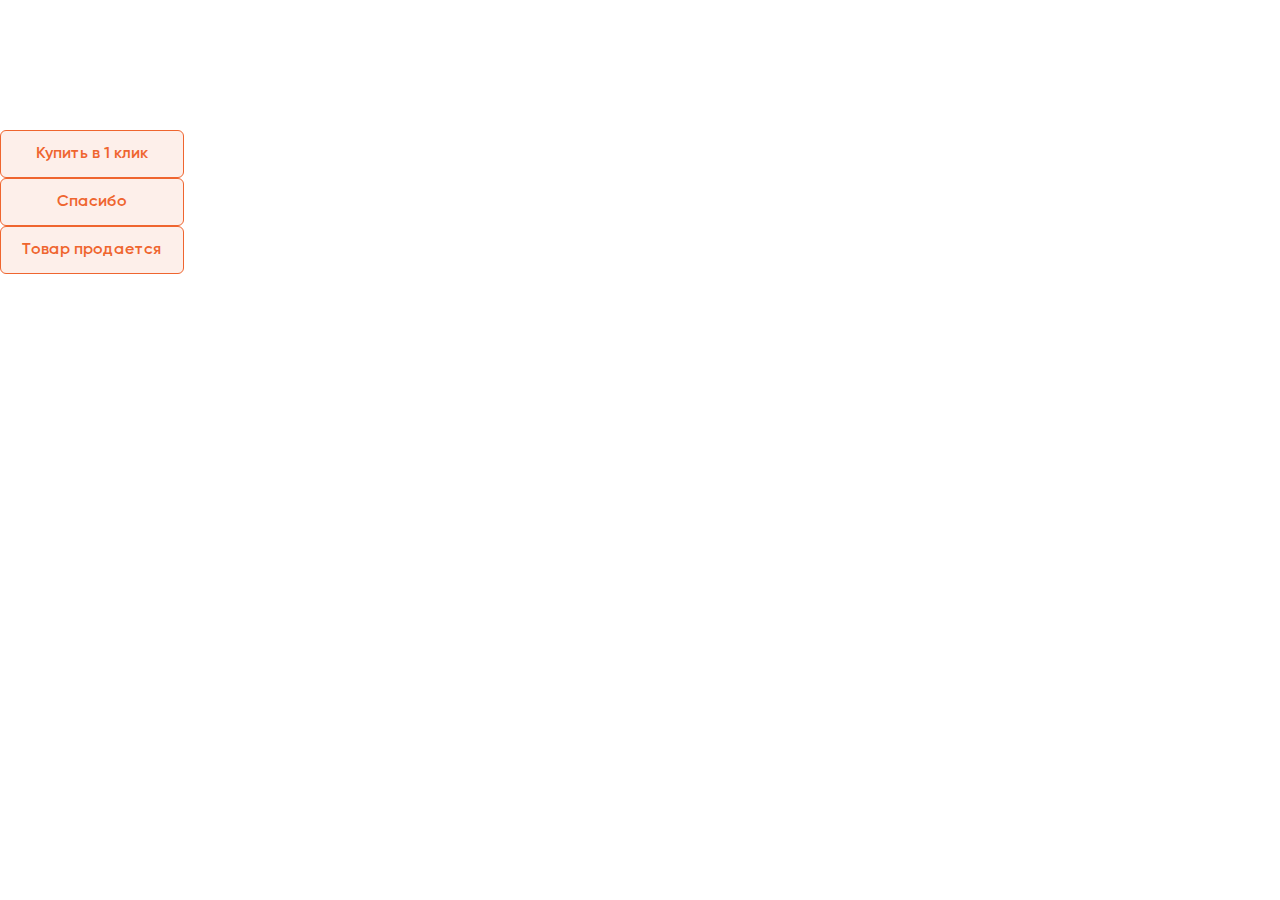
<file: modal.html>
<!DOCTYPE html>
<html lang="en">
<head>
    <meta charset="UTF-8">
    <meta name="viewport"
          content="width=device-width, user-scalable=no, initial-scale=1.0, maximum-scale=1.0, minimum-scale=1.0">
    <meta http-equiv="X-UA-Compatible" content="ie=edge">
    <title></title>
    <link rel="stylesheet" href="style.css">
</head>
<body>

<a href="javascript:;" data-val="one-click-err" class="open_modal btn-liner">Купить в 1 клик</a>

<div id="one-click-err" class="modal">
    <div class="modal-content">
        <div class="buy-click__mod">
            <div class="close"></div>
            <div class="buy-click__cnt">
                <h3>Купить в 1 клик</h3>
                <p>Менеджер перезвонит вам, узнает все детали и сам оформит заказ на ваше имя</p>
            </div>
            <form>
                <div class="mod-facing">
                    <div class="clinker-fac__pic">
                        <img src="assets/img/photo28.png" alt="png">
                    </div>
                    <p>Кирпич клинкерный облицовочный пустотелый Kerma Premium Klinker Красный риф WFD</p>
                    <div class="add-catalog-for-shop">
                        <div class="add-catalog-val-count">
                            <div class="decrement">
                                <i class="icon minus"></i>
                            </div>
                            <label>
                                <input type="text" class="catalog-count-value"
                                       data-mane="16689" value="1">
                            </label>
                            <div class="increment">
                                <i class="icon plus"></i>
                            </div>
                        </div>
                    </div>
                </div>
                <div class="modal-inp__fl">
                    <div class="modal-inp">
                        <span class="tit-form">Имя</span>
                        <label>
                            <input type="text">
                        </label>
                    </div>
                    <div class="modal-inp modal-inp__err">
                        <span class="tit-form">Введите телефон</span>
                        <label>
                            <input type="text" pattern="\+7 \(\d{3}\)-\d{3}-\d{2}-\d{2}"
                                   class="phone">
                        </label>
                    </div>
                </div>
                <div class="modal-textarea">
                    <span class="tit-form">Ваш комментарий</span>
                    <label>
                        <textarea></textarea>
                    </label>
                </div>
                <button class="btn">Оформить заказ</button>
                <div class="checkout__text">
                    <p>
                        Нажимая кнопку “Оформить заказ”, Вы даете свое согласие на обработку персональных данных
                    </p>
                </div>
            </form>
        </div>
    </div>
</div>



<a href="javascript:;" data-val="thenks" class="open_modal btn-liner">Спасибо</a>

<div id="thenks" class="modal">
    <div class="modal-content">
        <div class="back-call__block">
            <div class="close"></div>
            <div class="mod-thenks">
                <h4>Спасибо!</h4>
                <p>Мы свяжемся с вами в ближайшее время
                    График работы: пн-вс, 9:00 - 20:00	</p>
                <a href="#" class="btn">Вернуться к покупкам</a>
            </div>
        </div>
    </div>
</div>

<a href="javascript:;" data-val="product__mod" class="open_modal btn-liner">Товар продается</a>

<div id="product__mod" class="modal">
    <div class="modal-content">
        <div class="product-sold">
            <div class="close"></div>
            <img src="assets/img/bricks-wall.svg" alt="svg">
            <h2>Товар продается кратно поддону</h2>
            <p>Количество товара на поддоне: <b>420</b> шт.</p>
            <div class="product-introduced">
                <p>Вы ввели:</p>
                <div class="add-catalog-for-shop">
                    <div class="add-catalog-val-count error-val__number">
                        <div class="decrement">
                            <i class="icon minus"></i>
                        </div>
                        <label>
                            <input type="text" class="catalog-count-value" data-mane="16689" value="1">
                        </label>
                        <div class="increment">
                            <i class="icon plus"></i>
                        </div>
                    </div>
                </div>
                <span>Кол-во меньше минимального</span>
            </div>
            <div class="count-pallets__btn">
                <button class="btn">
                    <span>Посчитать в поддонах</span>
                    <small>2 поддона, 840 шт.</small>
                </button>
                <button class="btn__cons">
                    <img src="assets/img/icons/buy-gaz.svg" alt="bas">
                    <span>Добавить в корзину</span>
                </button>
            </div>
        </div>
    </div>
</div>

<script src="assets/js/jquery-3.2.1.min.js"></script>
<script src="assets/js/swiper-bundle.min.js"></script>
<script src="assets/js/jquery.fancybox.js"></script>
<script src="assets/js/jquery.formstyler.min.js"></script>
<script src="assets/js/jquery.magnific-popup.js"></script>
<script src="assets/js/jquery.magnific-popup.min.js"></script>
<script src="assets/js/jquery.mask.js"></script>
<script src="assets/js/sliders.js"></script>
<script src="assets/js/script.js"></script>
</body>
</html>
</file>
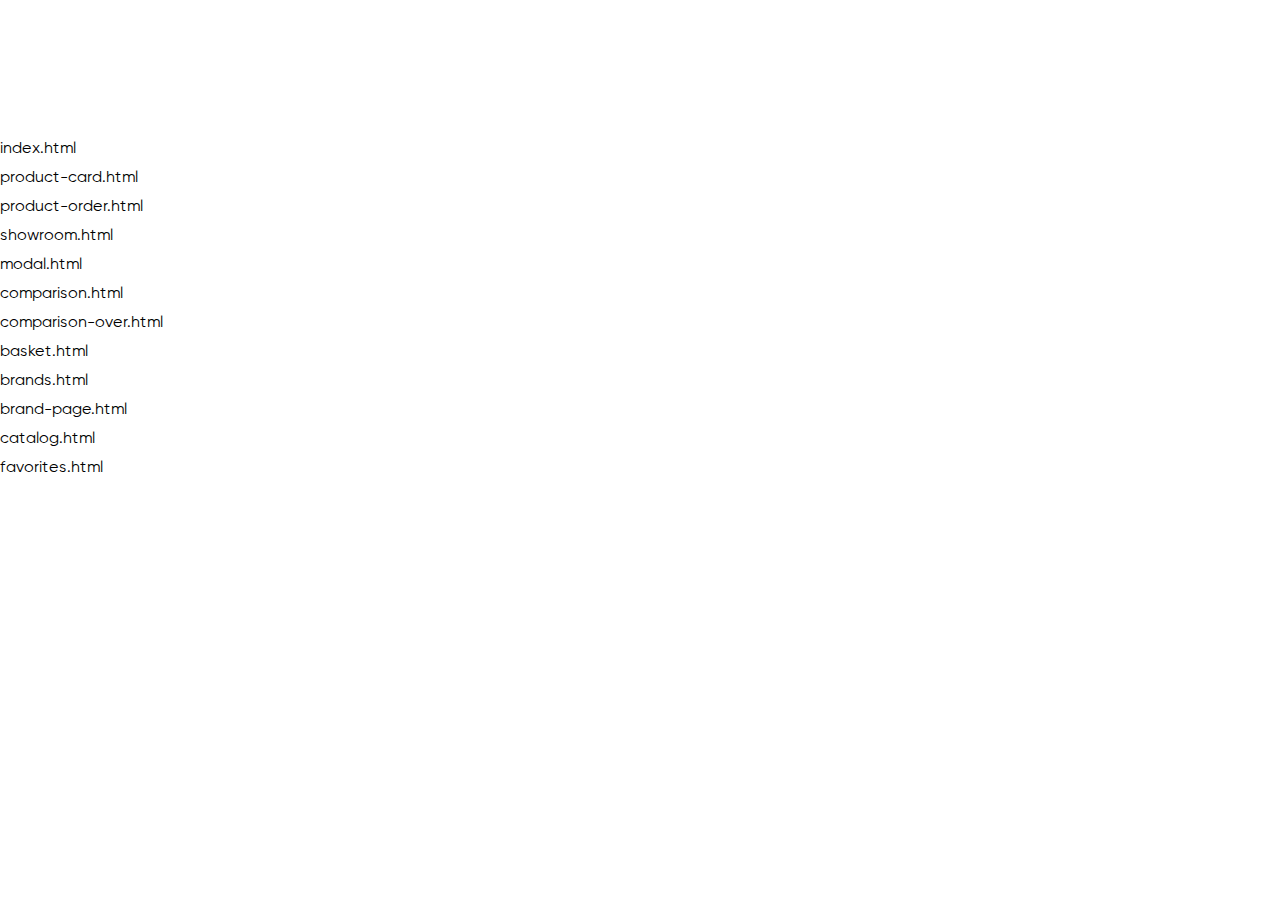
<file: pages.html>
<!DOCTYPE html>
<html lang="en">
<head>
    <meta charset="UTF-8">
    <meta name="viewport"
          content="width=device-width, user-scalable=no, initial-scale=1.0, maximum-scale=1.0, minimum-scale=1.0">
    <meta http-equiv="X-UA-Compatible" content="ie=edge">
    <title></title>
    <link rel="stylesheet" href="style.css">
</head>
<style>
    .pages__link{
        display: flex;
        flex-direction: column;
        align-items: flex-start;
    }
    .pages__link a{
        color: #000000;
        margin-top: 10px;
    }
</style>
<body>

<div class="pages__link">
    <a href="index.html">index.html</a>
    <a href="product-card.html">product-card.html</a>
    <a href="product-order.html">product-order.html</a>
    <a href="showroom.html">showroom.html</a>
    <a href="modal.html">modal.html</a>
    <a href="comparison.html">comparison.html</a>
    <a href="comparison-over.html">comparison-over.html</a>
    <a href="basket.html">basket.html</a>
    <a href="brands.html">brands.html</a>
    <a href="brand-page.html">brand-page.html</a>
    <a href="catalog.html">catalog.html</a>
    <a href="favorites.html">favorites.html</a>
</div>

<script src="assets/js/jquery-3.2.1.min.js"></script>
<script src="assets/js/swiper-bundle.min.js"></script>
<script src="assets/js/jquery.fancybox.js"></script>
<script src="assets/js/jquery.formstyler.min.js"></script>
<script src="assets/js/jquery.magnific-popup.js"></script>
<script src="assets/js/jquery.magnific-popup.min.js"></script>
<script src="assets/js/jquery.mask.js"></script>
<script src="assets/js/sliders.js"></script>
<script src="assets/js/script.js"></script>
</body>
</html>
</file>
<file: style.css>
@import "assets/font/font.css";
@import "assets/css/normalize.css";
@import "assets/css/swiper-bundle.min.css";
@import "assets/css/jquery.fancybox.css";
@import "assets/css/jquery.formstyler.css";
@import "assets/css/magnific-popup.css";
@import "assets/css/home.css";
@import "assets/css/icon.css";
@import "assets/css/header.css";
@import "assets/css/footer.css";
@import "assets/css/showroom.css";
@import "assets/css/product-card.css";
@import "assets/css/modal.css";
@import "assets/css/comparison.css";
@import "assets/css/nouislider.css";
@import "assets/css/favorite.css";
@import "assets/css/catalog.css";
@import "assets/css/brand-page.css";
@import "assets/css/basket.css";
@import "assets/css/brands.css";
</file>
